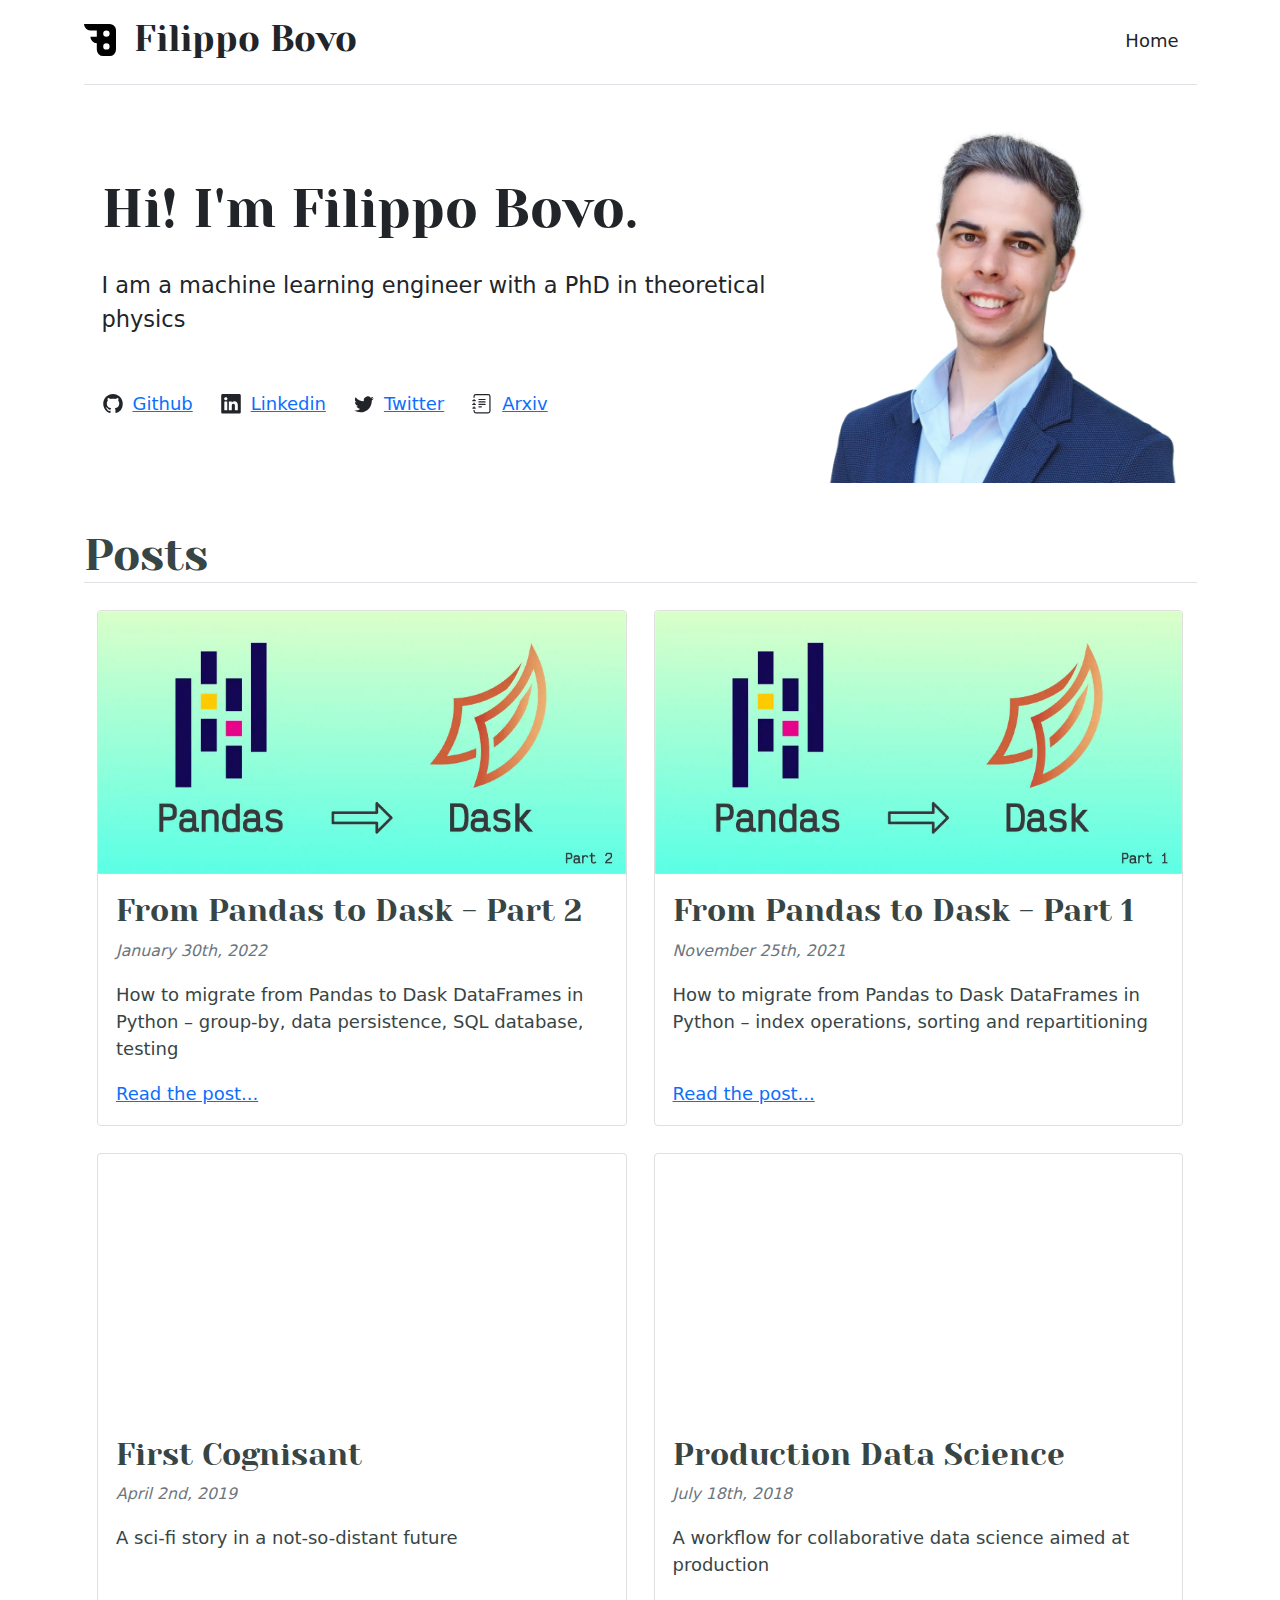
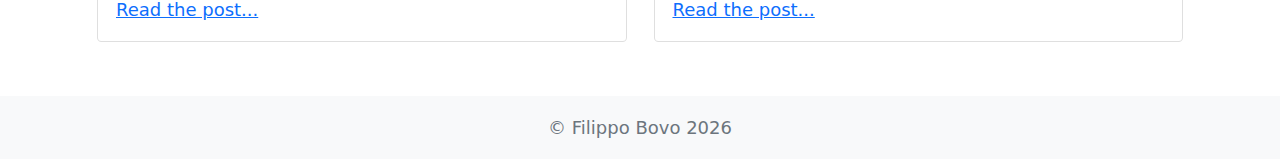
<file: index.html>
<!DOCTYPE html><html><head><meta charSet="utf-8"/><meta http-equiv="x-ua-compatible" content="ie=edge"/><meta name="viewport" content="width=device-width, initial-scale=1, shrink-to-fit=no"/><style data-href="/styles.22445a5c2645bab4b5ad.css" data-identity="gatsby-global-css">@font-face{font-display:swap;font-family:Victor Mono;font-style:normal;font-weight:500;src:url(/static/victor-mono-latin-500-normal-ee826e2c07b285826ccc204562016e86.woff2) format("woff2"),url(/static/victor-mono-latin-500-normal-2be66d803cec0e7e386beded9d8e8504.woff) format("woff")}@font-face{font-display:swap;font-family:Victor Mono;font-style:italic;font-weight:500;src:url(/static/victor-mono-latin-500-italic-ee748207c950adf9705de764def74509.woff2) format("woff2"),url(/static/victor-mono-latin-500-italic-a9b3470087ad3070932ed959fbea1664.woff) format("woff")}@font-face{font-display:swap;font-family:Victor Mono;font-style:normal;font-weight:700;src:url(/static/victor-mono-latin-700-normal-1c0b0e818325cf9d687725663ff2c736.woff2) format("woff2"),url(/static/victor-mono-latin-700-normal-bf727b9792543e917317eae4f4c7c61f.woff) format("woff")}

/*!
 * Bootstrap v5.1.3 (https://getbootstrap.com/)
 * Copyright 2011-2021 The Bootstrap Authors
 * Copyright 2011-2021 Twitter, Inc.
 * Licensed under MIT (https://github.com/twbs/bootstrap/blob/main/LICENSE)
 */:root{--bs-blue:#0d6efd;--bs-indigo:#6610f2;--bs-purple:#6f42c1;--bs-pink:#d63384;--bs-red:#dc3545;--bs-orange:#fd7e14;--bs-yellow:#ffc107;--bs-green:#198754;--bs-teal:#20c997;--bs-cyan:#0dcaf0;--bs-white:#fff;--bs-gray:#6c757d;--bs-gray-dark:#343a40;--bs-gray-100:#f8f9fa;--bs-gray-200:#e9ecef;--bs-gray-300:#dee2e6;--bs-gray-400:#ced4da;--bs-gray-500:#adb5bd;--bs-gray-600:#6c757d;--bs-gray-700:#495057;--bs-gray-800:#343a40;--bs-gray-900:#212529;--bs-primary:#0d6efd;--bs-secondary:#6c757d;--bs-success:#198754;--bs-info:#0dcaf0;--bs-warning:#ffc107;--bs-danger:#dc3545;--bs-light:#f8f9fa;--bs-dark:#212529;--bs-primary-rgb:13,110,253;--bs-secondary-rgb:108,117,125;--bs-success-rgb:25,135,84;--bs-info-rgb:13,202,240;--bs-warning-rgb:255,193,7;--bs-danger-rgb:220,53,69;--bs-light-rgb:248,249,250;--bs-dark-rgb:33,37,41;--bs-white-rgb:255,255,255;--bs-black-rgb:0,0,0;--bs-body-color-rgb:56,69,69;--bs-body-bg-rgb:255,255,255;--bs-font-sans-serif:system-ui,-apple-system,"Segoe UI",Roboto,"Helvetica Neue",Arial,"Noto Sans","Liberation Sans",sans-serif,"Apple Color Emoji","Segoe UI Emoji","Segoe UI Symbol","Noto Color Emoji";--bs-font-monospace:"Victor Mono","Courier New",Courier,monospace;--bs-gradient:linear-gradient(180deg,hsla(0,0%,100%,.15),hsla(0,0%,100%,0));--bs-root-font-size:18px;--bs-body-font-family:var(--bs-font-sans-serif);--bs-body-font-size:1rem;--bs-body-font-weight:400;--bs-body-line-height:1.5;--bs-body-color:#384545;--bs-body-bg:#fff}*,:after,:before{box-sizing:border-box}:root{font-size:var(--bs-root-font-size)}@media(prefers-reduced-motion:no-preference){:root{scroll-behavior:smooth}}body{-webkit-text-size-adjust:100%;-webkit-tap-highlight-color:rgba(0,0,0,0);background-color:var(--bs-body-bg);color:var(--bs-body-color);font-family:var(--bs-body-font-family);font-size:var(--bs-body-font-size);font-weight:var(--bs-body-font-weight);line-height:var(--bs-body-line-height);margin:0;text-align:var(--bs-body-text-align)}hr{background-color:currentColor;border:0;color:inherit;margin:1rem 0;opacity:.25}hr:not([size]){height:1px}.h1,.h2,.h3,.h4,.h5,.h6,h1,h2,h3,h4,h5,h6{font-weight:500;line-height:1.2;margin-bottom:.5rem;margin-top:0}.h1,h1{font-size:calc(1.375rem + 1.5vw)}@media(min-width:1200px){.h1,h1{font-size:2.5rem}}.h2,h2{font-size:calc(1.325rem + .9vw)}@media(min-width:1200px){.h2,h2{font-size:2rem}}.h3,h3{font-size:calc(1.3rem + .6vw)}@media(min-width:1200px){.h3,h3{font-size:1.75rem}}.h4,h4{font-size:calc(1.275rem + .3vw)}@media(min-width:1200px){.h4,h4{font-size:1.5rem}}.h5,h5{font-size:1.25rem}.h6,h6{font-size:1rem}p{margin-bottom:1rem;margin-top:0}abbr[data-bs-original-title],abbr[title]{cursor:help;-webkit-text-decoration:underline dotted;text-decoration:underline dotted;-webkit-text-decoration-skip-ink:none;text-decoration-skip-ink:none}address{font-style:normal;line-height:inherit;margin-bottom:1rem}ol,ul{padding-left:2rem}dl,ol,ul{margin-bottom:1rem;margin-top:0}ol ol,ol ul,ul ol,ul ul{margin-bottom:0}dt{font-weight:700}dd{margin-bottom:.5rem;margin-left:0}blockquote{margin:0 0 1rem}b,strong{font-weight:bolder}.small,small{font-size:.875em}.mark,mark{background-color:#fcf8e3;padding:.2em}sub,sup{font-size:.75em;line-height:0;position:relative;vertical-align:baseline}sub{bottom:-.25em}sup{top:-.5em}a{color:#0d6efd;text-decoration:underline}a:hover{color:#0a58ca}a:not([href]):not([class]),a:not([href]):not([class]):hover{color:inherit;text-decoration:none}code,kbd,pre,samp{direction:ltr;font-family:Victor Mono,Courier New,Courier,monospace;font-size:1em;unicode-bidi:bidi-override}pre{display:block;font-size:.875em;margin-bottom:1rem;margin-top:0;overflow:auto}pre code{color:inherit;font-size:inherit;word-break:normal}code{word-wrap:break-word;color:#d63384;font-size:.875em}a>code{color:inherit}kbd{background-color:#212529;border-radius:.2rem;color:#fff;font-size:.875em;padding:.2rem .4rem}kbd kbd{font-size:1em;font-weight:700;padding:0}figure{margin:0 0 1rem}img,svg{vertical-align:middle}table{border-collapse:collapse;caption-side:bottom}caption{color:#6c757d;padding-bottom:.5rem;padding-top:.5rem;text-align:left}th{text-align:inherit;text-align:-webkit-match-parent}tbody,td,tfoot,th,thead,tr{border:0 solid;border-color:inherit}label{display:inline-block}button{border-radius:0}button:focus:not(:focus-visible){outline:0}button,input,optgroup,select,textarea{font-family:inherit;font-size:inherit;line-height:inherit;margin:0}button,select{text-transform:none}[role=button]{cursor:pointer}select{word-wrap:normal}select:disabled{opacity:1}[list]::-webkit-calendar-picker-indicator{display:none}[type=button],[type=reset],[type=submit],button{-webkit-appearance:button}[type=button]:not(:disabled),[type=reset]:not(:disabled),[type=submit]:not(:disabled),button:not(:disabled){cursor:pointer}::-moz-focus-inner{border-style:none;padding:0}textarea{resize:vertical}fieldset{border:0;margin:0;min-width:0;padding:0}legend{float:left;font-size:calc(1.275rem + .3vw);line-height:inherit;margin-bottom:.5rem;padding:0;width:100%}@media(min-width:1200px){legend{font-size:1.5rem}}legend+*{clear:left}::-webkit-datetime-edit-day-field,::-webkit-datetime-edit-fields-wrapper,::-webkit-datetime-edit-hour-field,::-webkit-datetime-edit-minute,::-webkit-datetime-edit-month-field,::-webkit-datetime-edit-text,::-webkit-datetime-edit-year-field{padding:0}::-webkit-inner-spin-button{height:auto}[type=search]{-webkit-appearance:textfield;outline-offset:-2px}::-webkit-search-decoration{-webkit-appearance:none}::-webkit-color-swatch-wrapper{padding:0}::file-selector-button{font:inherit}::-webkit-file-upload-button{-webkit-appearance:button;font:inherit}output{display:inline-block}iframe{border:0}summary{cursor:pointer;display:list-item}progress{vertical-align:baseline}[hidden]{display:none!important}.lead{font-size:1.25rem;font-weight:300}.display-1{font-size:calc(1.625rem + 4.5vw);font-weight:300;line-height:1.2}@media(min-width:1200px){.display-1{font-size:5rem}}.display-2{font-size:calc(1.575rem + 3.9vw);font-weight:300;line-height:1.2}@media(min-width:1200px){.display-2{font-size:4.5rem}}.display-3{font-size:calc(1.525rem + 3.3vw);font-weight:300;line-height:1.2}@media(min-width:1200px){.display-3{font-size:4rem}}.display-4{font-size:calc(1.475rem + 2.7vw);font-weight:300;line-height:1.2}@media(min-width:1200px){.display-4{font-size:3.5rem}}.display-5{font-size:calc(1.425rem + 2.1vw);font-weight:300;line-height:1.2}@media(min-width:1200px){.display-5{font-size:3rem}}.display-6{font-size:calc(1.375rem + 1.5vw);font-weight:300;line-height:1.2}@media(min-width:1200px){.display-6{font-size:2.5rem}}.list-inline,.list-unstyled{list-style:none;padding-left:0}.list-inline-item{display:inline-block}.list-inline-item:not(:last-child){margin-right:.5rem}.initialism{font-size:.875em;text-transform:uppercase}.blockquote{font-size:1.25rem;margin-bottom:1rem}.blockquote>:last-child{margin-bottom:0}.blockquote-footer{color:#6c757d;font-size:.875em;margin-bottom:1rem;margin-top:-1rem}.blockquote-footer:before{content:"— "}.img-fluid,.img-thumbnail{height:auto;max-width:100%}.img-thumbnail{background-color:#fff;border:1px solid #dee2e6;border-radius:.25rem;padding:.25rem}.figure{display:inline-block}.figure-img{line-height:1;margin-bottom:.5rem}.figure-caption,.gatsby-resp-image-figcaption{color:#6c757d;font-size:.875em}.container,.container-fluid,.container-lg,.container-md,.container-sm,.container-xl,.container-xxl{margin-left:auto;margin-right:auto;padding-left:var(--bs-gutter-x,.75rem);padding-right:var(--bs-gutter-x,.75rem);width:100%}@media(min-width:576px){.container,.container-sm{max-width:540px}}@media(min-width:768px){.container,.container-md,.container-sm{max-width:720px}}@media(min-width:992px){.container,.container-lg,.container-md,.container-sm{max-width:960px}}@media(min-width:1200px){.container,.container-lg,.container-md,.container-sm,.container-xl{max-width:1140px}}@media(min-width:1400px){.container,.container-lg,.container-md,.container-sm,.container-xl,.container-xxl{max-width:1320px}}.row{--bs-gutter-x:1.5rem;--bs-gutter-y:0;display:flex;flex-wrap:wrap;margin-left:calc(var(--bs-gutter-x)*-.5);margin-right:calc(var(--bs-gutter-x)*-.5);margin-top:calc(var(--bs-gutter-y)*-1)}.row>*{flex-shrink:0;margin-top:var(--bs-gutter-y);max-width:100%;padding-left:calc(var(--bs-gutter-x)*.5);padding-right:calc(var(--bs-gutter-x)*.5);width:100%}.col{flex:1 0}.row-cols-auto>*{flex:0 0 auto;width:auto}.row-cols-1>*{flex:0 0 auto;width:100%}.row-cols-2>*{flex:0 0 auto;width:50%}.row-cols-3>*{flex:0 0 auto;width:33.3333333333%}.row-cols-4>*{flex:0 0 auto;width:25%}.row-cols-5>*{flex:0 0 auto;width:20%}.row-cols-6>*{flex:0 0 auto;width:16.6666666667%}.col-auto{flex:0 0 auto;width:auto}.col-1{flex:0 0 auto;width:8.33333333%}.col-2{flex:0 0 auto;width:16.66666667%}.col-3{flex:0 0 auto;width:25%}.col-4{flex:0 0 auto;width:33.33333333%}.col-5{flex:0 0 auto;width:41.66666667%}.col-6{flex:0 0 auto;width:50%}.col-7{flex:0 0 auto;width:58.33333333%}.col-8{flex:0 0 auto;width:66.66666667%}.col-9{flex:0 0 auto;width:75%}.col-10{flex:0 0 auto;width:83.33333333%}.col-11{flex:0 0 auto;width:91.66666667%}.col-12{flex:0 0 auto;width:100%}.offset-1{margin-left:8.33333333%}.offset-2{margin-left:16.66666667%}.offset-3{margin-left:25%}.offset-4{margin-left:33.33333333%}.offset-5{margin-left:41.66666667%}.offset-6{margin-left:50%}.offset-7{margin-left:58.33333333%}.offset-8{margin-left:66.66666667%}.offset-9{margin-left:75%}.offset-10{margin-left:83.33333333%}.offset-11{margin-left:91.66666667%}.g-0,.gx-0{--bs-gutter-x:0}.g-0,.gy-0{--bs-gutter-y:0}.g-1,.gx-1{--bs-gutter-x:0.25rem}.g-1,.gy-1{--bs-gutter-y:0.25rem}.g-2,.gx-2{--bs-gutter-x:0.5rem}.g-2,.gy-2{--bs-gutter-y:0.5rem}.g-3,.gx-3{--bs-gutter-x:1rem}.g-3,.gy-3{--bs-gutter-y:1rem}.g-4,.gx-4{--bs-gutter-x:1.5rem}.g-4,.gy-4{--bs-gutter-y:1.5rem}.g-5,.gx-5{--bs-gutter-x:3rem}.g-5,.gy-5{--bs-gutter-y:3rem}@media(min-width:576px){.col-sm{flex:1 0}.row-cols-sm-auto>*{flex:0 0 auto;width:auto}.row-cols-sm-1>*{flex:0 0 auto;width:100%}.row-cols-sm-2>*{flex:0 0 auto;width:50%}.row-cols-sm-3>*{flex:0 0 auto;width:33.3333333333%}.row-cols-sm-4>*{flex:0 0 auto;width:25%}.row-cols-sm-5>*{flex:0 0 auto;width:20%}.row-cols-sm-6>*{flex:0 0 auto;width:16.6666666667%}.col-sm-auto{flex:0 0 auto;width:auto}.col-sm-1{flex:0 0 auto;width:8.33333333%}.col-sm-2{flex:0 0 auto;width:16.66666667%}.col-sm-3{flex:0 0 auto;width:25%}.col-sm-4{flex:0 0 auto;width:33.33333333%}.col-sm-5{flex:0 0 auto;width:41.66666667%}.col-sm-6{flex:0 0 auto;width:50%}.col-sm-7{flex:0 0 auto;width:58.33333333%}.col-sm-8{flex:0 0 auto;width:66.66666667%}.col-sm-9{flex:0 0 auto;width:75%}.col-sm-10{flex:0 0 auto;width:83.33333333%}.col-sm-11{flex:0 0 auto;width:91.66666667%}.col-sm-12{flex:0 0 auto;width:100%}.offset-sm-0{margin-left:0}.offset-sm-1{margin-left:8.33333333%}.offset-sm-2{margin-left:16.66666667%}.offset-sm-3{margin-left:25%}.offset-sm-4{margin-left:33.33333333%}.offset-sm-5{margin-left:41.66666667%}.offset-sm-6{margin-left:50%}.offset-sm-7{margin-left:58.33333333%}.offset-sm-8{margin-left:66.66666667%}.offset-sm-9{margin-left:75%}.offset-sm-10{margin-left:83.33333333%}.offset-sm-11{margin-left:91.66666667%}.g-sm-0,.gx-sm-0{--bs-gutter-x:0}.g-sm-0,.gy-sm-0{--bs-gutter-y:0}.g-sm-1,.gx-sm-1{--bs-gutter-x:0.25rem}.g-sm-1,.gy-sm-1{--bs-gutter-y:0.25rem}.g-sm-2,.gx-sm-2{--bs-gutter-x:0.5rem}.g-sm-2,.gy-sm-2{--bs-gutter-y:0.5rem}.g-sm-3,.gx-sm-3{--bs-gutter-x:1rem}.g-sm-3,.gy-sm-3{--bs-gutter-y:1rem}.g-sm-4,.gx-sm-4{--bs-gutter-x:1.5rem}.g-sm-4,.gy-sm-4{--bs-gutter-y:1.5rem}.g-sm-5,.gx-sm-5{--bs-gutter-x:3rem}.g-sm-5,.gy-sm-5{--bs-gutter-y:3rem}}@media(min-width:768px){.col-md{flex:1 0}.row-cols-md-auto>*{flex:0 0 auto;width:auto}.row-cols-md-1>*{flex:0 0 auto;width:100%}.row-cols-md-2>*{flex:0 0 auto;width:50%}.row-cols-md-3>*{flex:0 0 auto;width:33.3333333333%}.row-cols-md-4>*{flex:0 0 auto;width:25%}.row-cols-md-5>*{flex:0 0 auto;width:20%}.row-cols-md-6>*{flex:0 0 auto;width:16.6666666667%}.col-md-auto{flex:0 0 auto;width:auto}.col-md-1{flex:0 0 auto;width:8.33333333%}.col-md-2{flex:0 0 auto;width:16.66666667%}.col-md-3{flex:0 0 auto;width:25%}.col-md-4{flex:0 0 auto;width:33.33333333%}.col-md-5{flex:0 0 auto;width:41.66666667%}.col-md-6{flex:0 0 auto;width:50%}.col-md-7{flex:0 0 auto;width:58.33333333%}.col-md-8{flex:0 0 auto;width:66.66666667%}.col-md-9{flex:0 0 auto;width:75%}.col-md-10{flex:0 0 auto;width:83.33333333%}.col-md-11{flex:0 0 auto;width:91.66666667%}.col-md-12{flex:0 0 auto;width:100%}.offset-md-0{margin-left:0}.offset-md-1{margin-left:8.33333333%}.offset-md-2{margin-left:16.66666667%}.offset-md-3{margin-left:25%}.offset-md-4{margin-left:33.33333333%}.offset-md-5{margin-left:41.66666667%}.offset-md-6{margin-left:50%}.offset-md-7{margin-left:58.33333333%}.offset-md-8{margin-left:66.66666667%}.offset-md-9{margin-left:75%}.offset-md-10{margin-left:83.33333333%}.offset-md-11{margin-left:91.66666667%}.g-md-0,.gx-md-0{--bs-gutter-x:0}.g-md-0,.gy-md-0{--bs-gutter-y:0}.g-md-1,.gx-md-1{--bs-gutter-x:0.25rem}.g-md-1,.gy-md-1{--bs-gutter-y:0.25rem}.g-md-2,.gx-md-2{--bs-gutter-x:0.5rem}.g-md-2,.gy-md-2{--bs-gutter-y:0.5rem}.g-md-3,.gx-md-3{--bs-gutter-x:1rem}.g-md-3,.gy-md-3{--bs-gutter-y:1rem}.g-md-4,.gx-md-4{--bs-gutter-x:1.5rem}.g-md-4,.gy-md-4{--bs-gutter-y:1.5rem}.g-md-5,.gx-md-5{--bs-gutter-x:3rem}.g-md-5,.gy-md-5{--bs-gutter-y:3rem}}@media(min-width:992px){.col-lg{flex:1 0}.row-cols-lg-auto>*{flex:0 0 auto;width:auto}.row-cols-lg-1>*{flex:0 0 auto;width:100%}.row-cols-lg-2>*{flex:0 0 auto;width:50%}.row-cols-lg-3>*{flex:0 0 auto;width:33.3333333333%}.row-cols-lg-4>*{flex:0 0 auto;width:25%}.row-cols-lg-5>*{flex:0 0 auto;width:20%}.row-cols-lg-6>*{flex:0 0 auto;width:16.6666666667%}.col-lg-auto{flex:0 0 auto;width:auto}.col-lg-1{flex:0 0 auto;width:8.33333333%}.col-lg-2{flex:0 0 auto;width:16.66666667%}.col-lg-3{flex:0 0 auto;width:25%}.col-lg-4{flex:0 0 auto;width:33.33333333%}.col-lg-5{flex:0 0 auto;width:41.66666667%}.col-lg-6{flex:0 0 auto;width:50%}.col-lg-7{flex:0 0 auto;width:58.33333333%}.col-lg-8{flex:0 0 auto;width:66.66666667%}.col-lg-9{flex:0 0 auto;width:75%}.col-lg-10{flex:0 0 auto;width:83.33333333%}.col-lg-11{flex:0 0 auto;width:91.66666667%}.col-lg-12{flex:0 0 auto;width:100%}.offset-lg-0{margin-left:0}.offset-lg-1{margin-left:8.33333333%}.offset-lg-2{margin-left:16.66666667%}.offset-lg-3{margin-left:25%}.offset-lg-4{margin-left:33.33333333%}.offset-lg-5{margin-left:41.66666667%}.offset-lg-6{margin-left:50%}.offset-lg-7{margin-left:58.33333333%}.offset-lg-8{margin-left:66.66666667%}.offset-lg-9{margin-left:75%}.offset-lg-10{margin-left:83.33333333%}.offset-lg-11{margin-left:91.66666667%}.g-lg-0,.gx-lg-0{--bs-gutter-x:0}.g-lg-0,.gy-lg-0{--bs-gutter-y:0}.g-lg-1,.gx-lg-1{--bs-gutter-x:0.25rem}.g-lg-1,.gy-lg-1{--bs-gutter-y:0.25rem}.g-lg-2,.gx-lg-2{--bs-gutter-x:0.5rem}.g-lg-2,.gy-lg-2{--bs-gutter-y:0.5rem}.g-lg-3,.gx-lg-3{--bs-gutter-x:1rem}.g-lg-3,.gy-lg-3{--bs-gutter-y:1rem}.g-lg-4,.gx-lg-4{--bs-gutter-x:1.5rem}.g-lg-4,.gy-lg-4{--bs-gutter-y:1.5rem}.g-lg-5,.gx-lg-5{--bs-gutter-x:3rem}.g-lg-5,.gy-lg-5{--bs-gutter-y:3rem}}@media(min-width:1200px){.col-xl{flex:1 0}.row-cols-xl-auto>*{flex:0 0 auto;width:auto}.row-cols-xl-1>*{flex:0 0 auto;width:100%}.row-cols-xl-2>*{flex:0 0 auto;width:50%}.row-cols-xl-3>*{flex:0 0 auto;width:33.3333333333%}.row-cols-xl-4>*{flex:0 0 auto;width:25%}.row-cols-xl-5>*{flex:0 0 auto;width:20%}.row-cols-xl-6>*{flex:0 0 auto;width:16.6666666667%}.col-xl-auto{flex:0 0 auto;width:auto}.col-xl-1{flex:0 0 auto;width:8.33333333%}.col-xl-2{flex:0 0 auto;width:16.66666667%}.col-xl-3{flex:0 0 auto;width:25%}.col-xl-4{flex:0 0 auto;width:33.33333333%}.col-xl-5{flex:0 0 auto;width:41.66666667%}.col-xl-6{flex:0 0 auto;width:50%}.col-xl-7{flex:0 0 auto;width:58.33333333%}.col-xl-8{flex:0 0 auto;width:66.66666667%}.col-xl-9{flex:0 0 auto;width:75%}.col-xl-10{flex:0 0 auto;width:83.33333333%}.col-xl-11{flex:0 0 auto;width:91.66666667%}.col-xl-12{flex:0 0 auto;width:100%}.offset-xl-0{margin-left:0}.offset-xl-1{margin-left:8.33333333%}.offset-xl-2{margin-left:16.66666667%}.offset-xl-3{margin-left:25%}.offset-xl-4{margin-left:33.33333333%}.offset-xl-5{margin-left:41.66666667%}.offset-xl-6{margin-left:50%}.offset-xl-7{margin-left:58.33333333%}.offset-xl-8{margin-left:66.66666667%}.offset-xl-9{margin-left:75%}.offset-xl-10{margin-left:83.33333333%}.offset-xl-11{margin-left:91.66666667%}.g-xl-0,.gx-xl-0{--bs-gutter-x:0}.g-xl-0,.gy-xl-0{--bs-gutter-y:0}.g-xl-1,.gx-xl-1{--bs-gutter-x:0.25rem}.g-xl-1,.gy-xl-1{--bs-gutter-y:0.25rem}.g-xl-2,.gx-xl-2{--bs-gutter-x:0.5rem}.g-xl-2,.gy-xl-2{--bs-gutter-y:0.5rem}.g-xl-3,.gx-xl-3{--bs-gutter-x:1rem}.g-xl-3,.gy-xl-3{--bs-gutter-y:1rem}.g-xl-4,.gx-xl-4{--bs-gutter-x:1.5rem}.g-xl-4,.gy-xl-4{--bs-gutter-y:1.5rem}.g-xl-5,.gx-xl-5{--bs-gutter-x:3rem}.g-xl-5,.gy-xl-5{--bs-gutter-y:3rem}}@media(min-width:1400px){.col-xxl{flex:1 0}.row-cols-xxl-auto>*{flex:0 0 auto;width:auto}.row-cols-xxl-1>*{flex:0 0 auto;width:100%}.row-cols-xxl-2>*{flex:0 0 auto;width:50%}.row-cols-xxl-3>*{flex:0 0 auto;width:33.3333333333%}.row-cols-xxl-4>*{flex:0 0 auto;width:25%}.row-cols-xxl-5>*{flex:0 0 auto;width:20%}.row-cols-xxl-6>*{flex:0 0 auto;width:16.6666666667%}.col-xxl-auto{flex:0 0 auto;width:auto}.col-xxl-1{flex:0 0 auto;width:8.33333333%}.col-xxl-2{flex:0 0 auto;width:16.66666667%}.col-xxl-3{flex:0 0 auto;width:25%}.col-xxl-4{flex:0 0 auto;width:33.33333333%}.col-xxl-5{flex:0 0 auto;width:41.66666667%}.col-xxl-6{flex:0 0 auto;width:50%}.col-xxl-7{flex:0 0 auto;width:58.33333333%}.col-xxl-8{flex:0 0 auto;width:66.66666667%}.col-xxl-9{flex:0 0 auto;width:75%}.col-xxl-10{flex:0 0 auto;width:83.33333333%}.col-xxl-11{flex:0 0 auto;width:91.66666667%}.col-xxl-12{flex:0 0 auto;width:100%}.offset-xxl-0{margin-left:0}.offset-xxl-1{margin-left:8.33333333%}.offset-xxl-2{margin-left:16.66666667%}.offset-xxl-3{margin-left:25%}.offset-xxl-4{margin-left:33.33333333%}.offset-xxl-5{margin-left:41.66666667%}.offset-xxl-6{margin-left:50%}.offset-xxl-7{margin-left:58.33333333%}.offset-xxl-8{margin-left:66.66666667%}.offset-xxl-9{margin-left:75%}.offset-xxl-10{margin-left:83.33333333%}.offset-xxl-11{margin-left:91.66666667%}.g-xxl-0,.gx-xxl-0{--bs-gutter-x:0}.g-xxl-0,.gy-xxl-0{--bs-gutter-y:0}.g-xxl-1,.gx-xxl-1{--bs-gutter-x:0.25rem}.g-xxl-1,.gy-xxl-1{--bs-gutter-y:0.25rem}.g-xxl-2,.gx-xxl-2{--bs-gutter-x:0.5rem}.g-xxl-2,.gy-xxl-2{--bs-gutter-y:0.5rem}.g-xxl-3,.gx-xxl-3{--bs-gutter-x:1rem}.g-xxl-3,.gy-xxl-3{--bs-gutter-y:1rem}.g-xxl-4,.gx-xxl-4{--bs-gutter-x:1.5rem}.g-xxl-4,.gy-xxl-4{--bs-gutter-y:1.5rem}.g-xxl-5,.gx-xxl-5{--bs-gutter-x:3rem}.g-xxl-5,.gy-xxl-5{--bs-gutter-y:3rem}}.table{--bs-table-bg:transparent;--bs-table-accent-bg:transparent;--bs-table-striped-color:#384545;--bs-table-striped-bg:rgba(0,0,0,.05);--bs-table-active-color:#384545;--bs-table-active-bg:rgba(0,0,0,.1);--bs-table-hover-color:#384545;--bs-table-hover-bg:rgba(0,0,0,.075);border-color:#dee2e6;color:#384545;margin-bottom:1rem;vertical-align:top;width:100%}.table>:not(caption)>*>*{background-color:var(--bs-table-bg);border-bottom-width:1px;box-shadow:inset 0 0 0 9999px var(--bs-table-accent-bg);padding:.5rem}.table>tbody{vertical-align:inherit}.table>thead{vertical-align:bottom}.table>:not(:first-child){border-top:2px solid}.caption-top{caption-side:top}.table-sm>:not(caption)>*>*{padding:.25rem}.table-bordered>:not(caption)>*{border-width:1px 0}.table-bordered>:not(caption)>*>*{border-width:0 1px}.table-borderless>:not(caption)>*>*{border-bottom-width:0}.table-borderless>:not(:first-child){border-top-width:0}.table-striped>tbody>tr:nth-of-type(odd)>*{--bs-table-accent-bg:var(--bs-table-striped-bg);color:var(--bs-table-striped-color)}.table-active{--bs-table-accent-bg:var(--bs-table-active-bg);color:var(--bs-table-active-color)}.table-hover>tbody>tr:hover>*{--bs-table-accent-bg:var(--bs-table-hover-bg);color:var(--bs-table-hover-color)}.table-primary{--bs-table-bg:#cfe2ff;--bs-table-striped-bg:#c5d7f2;--bs-table-striped-color:#000;--bs-table-active-bg:#bacbe6;--bs-table-active-color:#000;--bs-table-hover-bg:#bfd1ec;--bs-table-hover-color:#000;border-color:#bacbe6;color:#000}.table-secondary{--bs-table-bg:#e2e3e5;--bs-table-striped-bg:#d7d8da;--bs-table-striped-color:#000;--bs-table-active-bg:#cbccce;--bs-table-active-color:#000;--bs-table-hover-bg:#d1d2d4;--bs-table-hover-color:#000;border-color:#cbccce;color:#000}.table-success{--bs-table-bg:#d1e7dd;--bs-table-striped-bg:#c7dbd2;--bs-table-striped-color:#000;--bs-table-active-bg:#bcd0c7;--bs-table-active-color:#000;--bs-table-hover-bg:#c1d6cc;--bs-table-hover-color:#000;border-color:#bcd0c7;color:#000}.table-info{--bs-table-bg:#cff4fc;--bs-table-striped-bg:#c5e8ef;--bs-table-striped-color:#000;--bs-table-active-bg:#badce3;--bs-table-active-color:#000;--bs-table-hover-bg:#bfe2e9;--bs-table-hover-color:#000;border-color:#badce3;color:#000}.table-warning{--bs-table-bg:#fff3cd;--bs-table-striped-bg:#f2e7c3;--bs-table-striped-color:#000;--bs-table-active-bg:#e6dbb9;--bs-table-active-color:#000;--bs-table-hover-bg:#ece1be;--bs-table-hover-color:#000;border-color:#e6dbb9;color:#000}.table-danger{--bs-table-bg:#f8d7da;--bs-table-striped-bg:#eccccf;--bs-table-striped-color:#000;--bs-table-active-bg:#dfc2c4;--bs-table-active-color:#000;--bs-table-hover-bg:#e5c7ca;--bs-table-hover-color:#000;border-color:#dfc2c4;color:#000}.table-light{--bs-table-bg:#f8f9fa;--bs-table-striped-bg:#ecedee;--bs-table-striped-color:#000;--bs-table-active-bg:#dfe0e1;--bs-table-active-color:#000;--bs-table-hover-bg:#e5e6e7;--bs-table-hover-color:#000;border-color:#dfe0e1;color:#000}.table-dark{--bs-table-bg:#212529;--bs-table-striped-bg:#2c3034;--bs-table-striped-color:#fff;--bs-table-active-bg:#373b3e;--bs-table-active-color:#fff;--bs-table-hover-bg:#323539;--bs-table-hover-color:#fff;border-color:#373b3e;color:#fff}.table-responsive{-webkit-overflow-scrolling:touch;overflow-x:auto}@media(max-width:575.98px){.table-responsive-sm{-webkit-overflow-scrolling:touch;overflow-x:auto}}@media(max-width:767.98px){.table-responsive-md{-webkit-overflow-scrolling:touch;overflow-x:auto}}@media(max-width:991.98px){.table-responsive-lg{-webkit-overflow-scrolling:touch;overflow-x:auto}}@media(max-width:1199.98px){.table-responsive-xl{-webkit-overflow-scrolling:touch;overflow-x:auto}}@media(max-width:1399.98px){.table-responsive-xxl{-webkit-overflow-scrolling:touch;overflow-x:auto}}.form-label{margin-bottom:.5rem}.col-form-label{font-size:inherit;line-height:1.5;margin-bottom:0;padding-bottom:calc(.375rem + 1px);padding-top:calc(.375rem + 1px)}.col-form-label-lg{font-size:1.25rem;padding-bottom:calc(.5rem + 1px);padding-top:calc(.5rem + 1px)}.col-form-label-sm{font-size:.875rem;padding-bottom:calc(.25rem + 1px);padding-top:calc(.25rem + 1px)}.form-text{color:#6c757d;font-size:.875em;margin-top:.25rem}.form-control{-webkit-appearance:none;appearance:none;background-clip:padding-box;background-color:#fff;border:1px solid #ced4da;border-radius:.25rem;color:#384545;display:block;font-size:1rem;font-weight:400;line-height:1.5;padding:.375rem .75rem;transition:border-color .15s ease-in-out,box-shadow .15s ease-in-out;width:100%}@media(prefers-reduced-motion:reduce){.form-control{transition:none}}.form-control[type=file]{overflow:hidden}.form-control[type=file]:not(:disabled):not([readonly]){cursor:pointer}.form-control:focus{background-color:#fff;border-color:#86b7fe;box-shadow:0 0 0 .25rem rgba(13,110,253,.25);color:#384545;outline:0}.form-control::-webkit-date-and-time-value{height:1.5em}.form-control::-webkit-input-placeholder{color:#6c757d;opacity:1}.form-control:-ms-input-placeholder{color:#6c757d;opacity:1}.form-control::placeholder{color:#6c757d;opacity:1}.form-control:disabled,.form-control[readonly]{background-color:#e9ecef;opacity:1}.form-control::file-selector-button{-webkit-margin-end:.75rem;background-color:#e9ecef;border:0 solid;border-color:inherit;border-inline-end-width:1px;border-radius:0;color:#384545;margin:-.375rem -.75rem;margin-inline-end:.75rem;padding:.375rem .75rem;pointer-events:none;transition:color .15s ease-in-out,background-color .15s ease-in-out,border-color .15s ease-in-out,box-shadow .15s ease-in-out}@media(prefers-reduced-motion:reduce){.form-control::-webkit-file-upload-button{-webkit-transition:none;transition:none}.form-control::file-selector-button{transition:none}}.form-control:hover:not(:disabled):not([readonly])::file-selector-button{background-color:#dde0e3}.form-control::-webkit-file-upload-button{-webkit-margin-end:.75rem;background-color:#e9ecef;border:0 solid;border-color:inherit;border-inline-end-width:1px;border-radius:0;color:#384545;margin:-.375rem -.75rem;margin-inline-end:.75rem;padding:.375rem .75rem;pointer-events:none;-webkit-transition:color .15s ease-in-out,background-color .15s ease-in-out,border-color .15s ease-in-out,box-shadow .15s ease-in-out;transition:color .15s ease-in-out,background-color .15s ease-in-out,border-color .15s ease-in-out,box-shadow .15s ease-in-out}@media(prefers-reduced-motion:reduce){.form-control::-webkit-file-upload-button{-webkit-transition:none;transition:none}}.form-control:hover:not(:disabled):not([readonly])::-webkit-file-upload-button{background-color:#dde0e3}.form-control-plaintext{background-color:transparent;border:solid transparent;border-width:1px 0;color:#384545;display:block;line-height:1.5;margin-bottom:0;padding:.375rem 0;width:100%}.form-control-plaintext.form-control-lg,.form-control-plaintext.form-control-sm{padding-left:0;padding-right:0}.form-control-sm{border-radius:.2rem;font-size:.875rem;min-height:calc(1.5em + .5rem + 2px);padding:.25rem .5rem}.form-control-sm::file-selector-button{-webkit-margin-end:.5rem;margin:-.25rem -.5rem;margin-inline-end:.5rem;padding:.25rem .5rem}.form-control-sm::-webkit-file-upload-button{-webkit-margin-end:.5rem;margin:-.25rem -.5rem;margin-inline-end:.5rem;padding:.25rem .5rem}.form-control-lg{border-radius:.3rem;font-size:1.25rem;min-height:calc(1.5em + 1rem + 2px);padding:.5rem 1rem}.form-control-lg::file-selector-button{-webkit-margin-end:1rem;margin:-.5rem -1rem;margin-inline-end:1rem;padding:.5rem 1rem}.form-control-lg::-webkit-file-upload-button{-webkit-margin-end:1rem;margin:-.5rem -1rem;margin-inline-end:1rem;padding:.5rem 1rem}textarea.form-control{min-height:calc(1.5em + .75rem + 2px)}textarea.form-control-sm{min-height:calc(1.5em + .5rem + 2px)}textarea.form-control-lg{min-height:calc(1.5em + 1rem + 2px)}.form-control-color{height:auto;padding:.375rem;width:3rem}.form-control-color:not(:disabled):not([readonly]){cursor:pointer}.form-control-color::-moz-color-swatch{border-radius:.25rem;height:1.5em}.form-control-color::-webkit-color-swatch{border-radius:.25rem;height:1.5em}.form-select{-moz-padding-start:calc(.75rem - 3px);-webkit-appearance:none;appearance:none;background-color:#fff;background-image:url("data:image/svg+xml;charset=utf-8,%3Csvg xmlns='http://www.w3.org/2000/svg' viewBox='0 0 16 16'%3E%3Cpath fill='none' stroke='%23343a40' stroke-linecap='round' stroke-linejoin='round' stroke-width='2' d='m2 5 6 6 6-6'/%3E%3C/svg%3E");background-position:right .75rem center;background-repeat:no-repeat;background-size:16px 12px;border:1px solid #ced4da;border-radius:.25rem;color:#384545;display:block;font-size:1rem;font-weight:400;line-height:1.5;padding:.375rem 2.25rem .375rem .75rem;transition:border-color .15s ease-in-out,box-shadow .15s ease-in-out;width:100%}@media(prefers-reduced-motion:reduce){.form-select{transition:none}}.form-select:focus{border-color:#86b7fe;box-shadow:0 0 0 .25rem rgba(13,110,253,.25);outline:0}.form-select[multiple],.form-select[size]:not([size="1"]){background-image:none;padding-right:.75rem}.form-select:disabled{background-color:#e9ecef}.form-select:-moz-focusring{color:transparent;text-shadow:0 0 0 #384545}.form-select-sm{border-radius:.2rem;font-size:.875rem;padding-bottom:.25rem;padding-left:.5rem;padding-top:.25rem}.form-select-lg{border-radius:.3rem;font-size:1.25rem;padding-bottom:.5rem;padding-left:1rem;padding-top:.5rem}.form-check{display:block;margin-bottom:.125rem;min-height:1.5rem;padding-left:1.5em}.form-check .form-check-input{float:left;margin-left:-1.5em}.form-check-input{-webkit-print-color-adjust:exact;-webkit-appearance:none;appearance:none;background-color:#fff;background-position:50%;background-repeat:no-repeat;background-size:contain;border:1px solid rgba(0,0,0,.25);color-adjust:exact;height:1em;margin-top:.25em;vertical-align:top;width:1em}.form-check-input[type=checkbox]{border-radius:.25em}.form-check-input[type=radio]{border-radius:50%}.form-check-input:active{-webkit-filter:brightness(90%);filter:brightness(90%)}.form-check-input:focus{border-color:#86b7fe;box-shadow:0 0 0 .25rem rgba(13,110,253,.25);outline:0}.form-check-input:checked{background-color:#0d6efd;border-color:#0d6efd}.form-check-input:checked[type=checkbox]{background-image:url("data:image/svg+xml;charset=utf-8,%3Csvg xmlns='http://www.w3.org/2000/svg' viewBox='0 0 20 20'%3E%3Cpath fill='none' stroke='%23fff' stroke-linecap='round' stroke-linejoin='round' stroke-width='3' d='m6 10 3 3 6-6'/%3E%3C/svg%3E")}.form-check-input:checked[type=radio]{background-image:url("data:image/svg+xml;charset=utf-8,%3Csvg xmlns='http://www.w3.org/2000/svg' viewBox='-4 -4 8 8'%3E%3Ccircle r='2' fill='%23fff'/%3E%3C/svg%3E")}.form-check-input[type=checkbox]:indeterminate{background-color:#0d6efd;background-image:url("data:image/svg+xml;charset=utf-8,%3Csvg xmlns='http://www.w3.org/2000/svg' viewBox='0 0 20 20'%3E%3Cpath fill='none' stroke='%23fff' stroke-linecap='round' stroke-linejoin='round' stroke-width='3' d='M6 10h8'/%3E%3C/svg%3E");border-color:#0d6efd}.form-check-input:disabled{-webkit-filter:none;filter:none;opacity:.5;pointer-events:none}.form-check-input:disabled~.form-check-label,.form-check-input[disabled]~.form-check-label{opacity:.5}.form-switch{padding-left:2.5em}.form-switch .form-check-input{background-image:url("data:image/svg+xml;charset=utf-8,%3Csvg xmlns='http://www.w3.org/2000/svg' viewBox='-4 -4 8 8'%3E%3Ccircle r='3' fill='rgba(0, 0, 0, 0.25)'/%3E%3C/svg%3E");background-position:0;border-radius:2em;margin-left:-2.5em;transition:background-position .15s ease-in-out;width:2em}@media(prefers-reduced-motion:reduce){.form-switch .form-check-input{transition:none}}.form-switch .form-check-input:focus{background-image:url("data:image/svg+xml;charset=utf-8,%3Csvg xmlns='http://www.w3.org/2000/svg' viewBox='-4 -4 8 8'%3E%3Ccircle r='3' fill='%2386b7fe'/%3E%3C/svg%3E")}.form-switch .form-check-input:checked{background-image:url("data:image/svg+xml;charset=utf-8,%3Csvg xmlns='http://www.w3.org/2000/svg' viewBox='-4 -4 8 8'%3E%3Ccircle r='3' fill='%23fff'/%3E%3C/svg%3E");background-position:100%}.form-check-inline{display:inline-block;margin-right:1rem}.btn-check{clip:rect(0,0,0,0);pointer-events:none;position:absolute}.btn-check:disabled+.btn,.btn-check[disabled]+.btn{-webkit-filter:none;filter:none;opacity:.65;pointer-events:none}.form-range{-webkit-appearance:none;appearance:none;background-color:transparent;height:1.5rem;padding:0;width:100%}.form-range:focus{outline:0}.form-range:focus::-webkit-slider-thumb{box-shadow:0 0 0 1px #fff,0 0 0 .25rem rgba(13,110,253,.25)}.form-range:focus::-moz-range-thumb{box-shadow:0 0 0 1px #fff,0 0 0 .25rem rgba(13,110,253,.25)}.form-range::-moz-focus-outer{border:0}.form-range::-webkit-slider-thumb{-webkit-appearance:none;appearance:none;background-color:#0d6efd;border:0;border-radius:1rem;height:1rem;margin-top:-.25rem;-webkit-transition:background-color .15s ease-in-out,border-color .15s ease-in-out,box-shadow .15s ease-in-out;transition:background-color .15s ease-in-out,border-color .15s ease-in-out,box-shadow .15s ease-in-out;width:1rem}@media(prefers-reduced-motion:reduce){.form-range::-webkit-slider-thumb{-webkit-transition:none;transition:none}}.form-range::-webkit-slider-thumb:active{background-color:#b6d4fe}.form-range::-webkit-slider-runnable-track{background-color:#dee2e6;border-color:transparent;border-radius:1rem;color:transparent;cursor:pointer;height:.5rem;width:100%}.form-range::-moz-range-thumb{appearance:none;background-color:#0d6efd;border:0;border-radius:1rem;height:1rem;-moz-transition:background-color .15s ease-in-out,border-color .15s ease-in-out,box-shadow .15s ease-in-out;transition:background-color .15s ease-in-out,border-color .15s ease-in-out,box-shadow .15s ease-in-out;width:1rem}@media(prefers-reduced-motion:reduce){.form-range::-moz-range-thumb{-moz-transition:none;transition:none}}.form-range::-moz-range-thumb:active{background-color:#b6d4fe}.form-range::-moz-range-track{background-color:#dee2e6;border-color:transparent;border-radius:1rem;color:transparent;cursor:pointer;height:.5rem;width:100%}.form-range:disabled{pointer-events:none}.form-range:disabled::-webkit-slider-thumb{background-color:#adb5bd}.form-range:disabled::-moz-range-thumb{background-color:#adb5bd}.form-floating{position:relative}.form-floating>.form-control,.form-floating>.form-select{height:calc(3.5rem + 2px);line-height:1.25}.form-floating>label{border:1px solid transparent;height:100%;left:0;padding:1rem .75rem;pointer-events:none;position:absolute;top:0;-webkit-transform-origin:0 0;transform-origin:0 0;transition:opacity .1s ease-in-out,-webkit-transform .1s ease-in-out;transition:opacity .1s ease-in-out,transform .1s ease-in-out;transition:opacity .1s ease-in-out,transform .1s ease-in-out,-webkit-transform .1s ease-in-out}@media(prefers-reduced-motion:reduce){.form-floating>label{transition:none}}.form-floating>.form-control{padding:1rem .75rem}.form-floating>.form-control::-webkit-input-placeholder{color:transparent}.form-floating>.form-control:-ms-input-placeholder{color:transparent}.form-floating>.form-control::placeholder{color:transparent}.form-floating>.form-control:not(:-ms-input-placeholder){padding-bottom:.625rem;padding-top:1.625rem}.form-floating>.form-control:focus,.form-floating>.form-control:not(:placeholder-shown){padding-bottom:.625rem;padding-top:1.625rem}.form-floating>.form-control:-webkit-autofill{padding-bottom:.625rem;padding-top:1.625rem}.form-floating>.form-select{padding-bottom:.625rem;padding-top:1.625rem}.form-floating>.form-control:not(:-ms-input-placeholder)~label{opacity:.65;transform:scale(.85) translateY(-.5rem) translateX(.15rem)}.form-floating>.form-control:focus~label,.form-floating>.form-control:not(:placeholder-shown)~label,.form-floating>.form-select~label{opacity:.65;-webkit-transform:scale(.85) translateY(-.5rem) translateX(.15rem);transform:scale(.85) translateY(-.5rem) translateX(.15rem)}.form-floating>.form-control:-webkit-autofill~label{opacity:.65;-webkit-transform:scale(.85) translateY(-.5rem) translateX(.15rem);transform:scale(.85) translateY(-.5rem) translateX(.15rem)}.input-group{align-items:stretch;display:flex;flex-wrap:wrap;position:relative;width:100%}.input-group>.form-control,.input-group>.form-select{flex:1 1 auto;min-width:0;position:relative;width:1%}.input-group>.form-control:focus,.input-group>.form-select:focus{z-index:3}.input-group .btn{position:relative;z-index:2}.input-group .btn:focus{z-index:3}.input-group-text{align-items:center;background-color:#e9ecef;border:1px solid #ced4da;border-radius:.25rem;color:#384545;display:flex;font-size:1rem;font-weight:400;line-height:1.5;padding:.375rem .75rem;text-align:center;white-space:nowrap}.input-group-lg>.btn,.input-group-lg>.form-control,.input-group-lg>.form-select,.input-group-lg>.input-group-text{border-radius:.3rem;font-size:1.25rem;padding:.5rem 1rem}.input-group-sm>.btn,.input-group-sm>.form-control,.input-group-sm>.form-select,.input-group-sm>.input-group-text{border-radius:.2rem;font-size:.875rem;padding:.25rem .5rem}.input-group-lg>.form-select,.input-group-sm>.form-select{padding-right:3rem}.input-group.has-validation>.dropdown-toggle:nth-last-child(n+4),.input-group.has-validation>:nth-last-child(n+3):not(.dropdown-toggle):not(.dropdown-menu),.input-group:not(.has-validation)>.dropdown-toggle:nth-last-child(n+3),.input-group:not(.has-validation)>:not(:last-child):not(.dropdown-toggle):not(.dropdown-menu){border-bottom-right-radius:0;border-top-right-radius:0}.input-group>:not(:first-child):not(.dropdown-menu):not(.valid-tooltip):not(.valid-feedback):not(.invalid-tooltip):not(.invalid-feedback){border-bottom-left-radius:0;border-top-left-radius:0;margin-left:-1px}.valid-feedback{color:#198754;display:none;font-size:.875em;margin-top:.25rem;width:100%}.valid-tooltip{background-color:rgba(25,135,84,.9);border-radius:.25rem;color:#fff;display:none;font-size:.875rem;margin-top:.1rem;max-width:100%;padding:.25rem .5rem;position:absolute;top:100%;z-index:5}.is-valid~.valid-feedback,.is-valid~.valid-tooltip,.was-validated :valid~.valid-feedback,.was-validated :valid~.valid-tooltip{display:block}.form-control.is-valid,.was-validated .form-control:valid{background-image:url("data:image/svg+xml;charset=utf-8,%3Csvg xmlns='http://www.w3.org/2000/svg' viewBox='0 0 8 8'%3E%3Cpath fill='%23198754' d='M2.3 6.73.6 4.53c-.4-1.04.46-1.4 1.1-.8l1.1 1.4 3.4-3.8c.6-.63 1.6-.27 1.2.7l-4 4.6c-.43.5-.8.4-1.1.1z'/%3E%3C/svg%3E");background-position:right calc(.375em + .1875rem) center;background-repeat:no-repeat;background-size:calc(.75em + .375rem) calc(.75em + .375rem);border-color:#198754;padding-right:calc(1.5em + .75rem)}.form-control.is-valid:focus,.was-validated .form-control:valid:focus{border-color:#198754;box-shadow:0 0 0 .25rem rgba(25,135,84,.25)}.was-validated textarea.form-control:valid,textarea.form-control.is-valid{background-position:top calc(.375em + .1875rem) right calc(.375em + .1875rem);padding-right:calc(1.5em + .75rem)}.form-select.is-valid,.was-validated .form-select:valid{border-color:#198754}.form-select.is-valid:not([multiple]):not([size]),.form-select.is-valid:not([multiple])[size="1"],.was-validated .form-select:valid:not([multiple]):not([size]),.was-validated .form-select:valid:not([multiple])[size="1"]{background-image:url("data:image/svg+xml;charset=utf-8,%3Csvg xmlns='http://www.w3.org/2000/svg' viewBox='0 0 16 16'%3E%3Cpath fill='none' stroke='%23343a40' stroke-linecap='round' stroke-linejoin='round' stroke-width='2' d='m2 5 6 6 6-6'/%3E%3C/svg%3E"),url("data:image/svg+xml;charset=utf-8,%3Csvg xmlns='http://www.w3.org/2000/svg' viewBox='0 0 8 8'%3E%3Cpath fill='%23198754' d='M2.3 6.73.6 4.53c-.4-1.04.46-1.4 1.1-.8l1.1 1.4 3.4-3.8c.6-.63 1.6-.27 1.2.7l-4 4.6c-.43.5-.8.4-1.1.1z'/%3E%3C/svg%3E");background-position:right .75rem center,center right 2.25rem;background-size:16px 12px,calc(.75em + .375rem) calc(.75em + .375rem);padding-right:4.125rem}.form-select.is-valid:focus,.was-validated .form-select:valid:focus{border-color:#198754;box-shadow:0 0 0 .25rem rgba(25,135,84,.25)}.form-check-input.is-valid,.was-validated .form-check-input:valid{border-color:#198754}.form-check-input.is-valid:checked,.was-validated .form-check-input:valid:checked{background-color:#198754}.form-check-input.is-valid:focus,.was-validated .form-check-input:valid:focus{box-shadow:0 0 0 .25rem rgba(25,135,84,.25)}.form-check-input.is-valid~.form-check-label,.was-validated .form-check-input:valid~.form-check-label{color:#198754}.form-check-inline .form-check-input~.valid-feedback{margin-left:.5em}.input-group .form-control.is-valid,.input-group .form-select.is-valid,.was-validated .input-group .form-control:valid,.was-validated .input-group .form-select:valid{z-index:1}.input-group .form-control.is-valid:focus,.input-group .form-select.is-valid:focus,.was-validated .input-group .form-control:valid:focus,.was-validated .input-group .form-select:valid:focus{z-index:3}.invalid-feedback{color:#dc3545;display:none;font-size:.875em;margin-top:.25rem;width:100%}.invalid-tooltip{background-color:rgba(220,53,69,.9);border-radius:.25rem;color:#fff;display:none;font-size:.875rem;margin-top:.1rem;max-width:100%;padding:.25rem .5rem;position:absolute;top:100%;z-index:5}.is-invalid~.invalid-feedback,.is-invalid~.invalid-tooltip,.was-validated :invalid~.invalid-feedback,.was-validated :invalid~.invalid-tooltip{display:block}.form-control.is-invalid,.was-validated .form-control:invalid{background-image:url("data:image/svg+xml;charset=utf-8,%3Csvg xmlns='http://www.w3.org/2000/svg' width='12' height='12' fill='none' stroke='%23dc3545' viewBox='0 0 12 12'%3E%3Ccircle cx='6' cy='6' r='4.5'/%3E%3Cpath stroke-linejoin='round' d='M5.8 3.6h.4L6 6.5z'/%3E%3Ccircle cx='6' cy='8.2' r='.6' fill='%23dc3545' stroke='none'/%3E%3C/svg%3E");background-position:right calc(.375em + .1875rem) center;background-repeat:no-repeat;background-size:calc(.75em + .375rem) calc(.75em + .375rem);border-color:#dc3545;padding-right:calc(1.5em + .75rem)}.form-control.is-invalid:focus,.was-validated .form-control:invalid:focus{border-color:#dc3545;box-shadow:0 0 0 .25rem rgba(220,53,69,.25)}.was-validated textarea.form-control:invalid,textarea.form-control.is-invalid{background-position:top calc(.375em + .1875rem) right calc(.375em + .1875rem);padding-right:calc(1.5em + .75rem)}.form-select.is-invalid,.was-validated .form-select:invalid{border-color:#dc3545}.form-select.is-invalid:not([multiple]):not([size]),.form-select.is-invalid:not([multiple])[size="1"],.was-validated .form-select:invalid:not([multiple]):not([size]),.was-validated .form-select:invalid:not([multiple])[size="1"]{background-image:url("data:image/svg+xml;charset=utf-8,%3Csvg xmlns='http://www.w3.org/2000/svg' viewBox='0 0 16 16'%3E%3Cpath fill='none' stroke='%23343a40' stroke-linecap='round' stroke-linejoin='round' stroke-width='2' d='m2 5 6 6 6-6'/%3E%3C/svg%3E"),url("data:image/svg+xml;charset=utf-8,%3Csvg xmlns='http://www.w3.org/2000/svg' width='12' height='12' fill='none' stroke='%23dc3545' viewBox='0 0 12 12'%3E%3Ccircle cx='6' cy='6' r='4.5'/%3E%3Cpath stroke-linejoin='round' d='M5.8 3.6h.4L6 6.5z'/%3E%3Ccircle cx='6' cy='8.2' r='.6' fill='%23dc3545' stroke='none'/%3E%3C/svg%3E");background-position:right .75rem center,center right 2.25rem;background-size:16px 12px,calc(.75em + .375rem) calc(.75em + .375rem);padding-right:4.125rem}.form-select.is-invalid:focus,.was-validated .form-select:invalid:focus{border-color:#dc3545;box-shadow:0 0 0 .25rem rgba(220,53,69,.25)}.form-check-input.is-invalid,.was-validated .form-check-input:invalid{border-color:#dc3545}.form-check-input.is-invalid:checked,.was-validated .form-check-input:invalid:checked{background-color:#dc3545}.form-check-input.is-invalid:focus,.was-validated .form-check-input:invalid:focus{box-shadow:0 0 0 .25rem rgba(220,53,69,.25)}.form-check-input.is-invalid~.form-check-label,.was-validated .form-check-input:invalid~.form-check-label{color:#dc3545}.form-check-inline .form-check-input~.invalid-feedback{margin-left:.5em}.input-group .form-control.is-invalid,.input-group .form-select.is-invalid,.was-validated .input-group .form-control:invalid,.was-validated .input-group .form-select:invalid{z-index:2}.input-group .form-control.is-invalid:focus,.input-group .form-select.is-invalid:focus,.was-validated .input-group .form-control:invalid:focus,.was-validated .input-group .form-select:invalid:focus{z-index:3}.btn{background-color:transparent;border:1px solid transparent;border-radius:.25rem;color:#384545;cursor:pointer;display:inline-block;font-size:1rem;font-weight:400;line-height:1.5;padding:.375rem .75rem;text-align:center;text-decoration:none;transition:color .15s ease-in-out,background-color .15s ease-in-out,border-color .15s ease-in-out,box-shadow .15s ease-in-out;-webkit-user-select:none;-ms-user-select:none;user-select:none;vertical-align:middle}@media(prefers-reduced-motion:reduce){.btn{transition:none}}.btn:hover{color:#384545}.btn-check:focus+.btn,.btn:focus{box-shadow:0 0 0 .25rem rgba(13,110,253,.25);outline:0}.btn.disabled,.btn:disabled,fieldset:disabled .btn{opacity:.65;pointer-events:none}.btn-primary{background-color:#0d6efd;border-color:#0d6efd;color:#fff}.btn-check:focus+.btn-primary,.btn-primary:focus,.btn-primary:hover{background-color:#0b5ed7;border-color:#0a58ca;color:#fff}.btn-check:focus+.btn-primary,.btn-primary:focus{box-shadow:0 0 0 .25rem rgba(49,132,253,.5)}.btn-check:active+.btn-primary,.btn-check:checked+.btn-primary,.btn-primary.active,.btn-primary:active,.show>.btn-primary.dropdown-toggle{background-color:#0a58ca;border-color:#0a53be;color:#fff}.btn-check:active+.btn-primary:focus,.btn-check:checked+.btn-primary:focus,.btn-primary.active:focus,.btn-primary:active:focus,.show>.btn-primary.dropdown-toggle:focus{box-shadow:0 0 0 .25rem rgba(49,132,253,.5)}.btn-primary.disabled,.btn-primary:disabled{background-color:#0d6efd;border-color:#0d6efd;color:#fff}.btn-secondary{background-color:#6c757d;border-color:#6c757d;color:#fff}.btn-check:focus+.btn-secondary,.btn-secondary:focus,.btn-secondary:hover{background-color:#5c636a;border-color:#565e64;color:#fff}.btn-check:focus+.btn-secondary,.btn-secondary:focus{box-shadow:0 0 0 .25rem hsla(208,6%,54%,.5)}.btn-check:active+.btn-secondary,.btn-check:checked+.btn-secondary,.btn-secondary.active,.btn-secondary:active,.show>.btn-secondary.dropdown-toggle{background-color:#565e64;border-color:#51585e;color:#fff}.btn-check:active+.btn-secondary:focus,.btn-check:checked+.btn-secondary:focus,.btn-secondary.active:focus,.btn-secondary:active:focus,.show>.btn-secondary.dropdown-toggle:focus{box-shadow:0 0 0 .25rem hsla(208,6%,54%,.5)}.btn-secondary.disabled,.btn-secondary:disabled{background-color:#6c757d;border-color:#6c757d;color:#fff}.btn-success{background-color:#198754;border-color:#198754;color:#fff}.btn-check:focus+.btn-success,.btn-success:focus,.btn-success:hover{background-color:#157347;border-color:#146c43;color:#fff}.btn-check:focus+.btn-success,.btn-success:focus{box-shadow:0 0 0 .25rem rgba(60,153,110,.5)}.btn-check:active+.btn-success,.btn-check:checked+.btn-success,.btn-success.active,.btn-success:active,.show>.btn-success.dropdown-toggle{background-color:#146c43;border-color:#13653f;color:#fff}.btn-check:active+.btn-success:focus,.btn-check:checked+.btn-success:focus,.btn-success.active:focus,.btn-success:active:focus,.show>.btn-success.dropdown-toggle:focus{box-shadow:0 0 0 .25rem rgba(60,153,110,.5)}.btn-success.disabled,.btn-success:disabled{background-color:#198754;border-color:#198754;color:#fff}.btn-info{background-color:#0dcaf0;border-color:#0dcaf0;color:#000}.btn-check:focus+.btn-info,.btn-info:focus,.btn-info:hover{background-color:#31d2f2;border-color:#25cff2;color:#000}.btn-check:focus+.btn-info,.btn-info:focus{box-shadow:0 0 0 .25rem rgba(11,172,204,.5)}.btn-check:active+.btn-info,.btn-check:checked+.btn-info,.btn-info.active,.btn-info:active,.show>.btn-info.dropdown-toggle{background-color:#3dd5f3;border-color:#25cff2;color:#000}.btn-check:active+.btn-info:focus,.btn-check:checked+.btn-info:focus,.btn-info.active:focus,.btn-info:active:focus,.show>.btn-info.dropdown-toggle:focus{box-shadow:0 0 0 .25rem rgba(11,172,204,.5)}.btn-info.disabled,.btn-info:disabled{background-color:#0dcaf0;border-color:#0dcaf0;color:#000}.btn-warning{background-color:#ffc107;border-color:#ffc107;color:#000}.btn-check:focus+.btn-warning,.btn-warning:focus,.btn-warning:hover{background-color:#ffca2c;border-color:#ffc720;color:#000}.btn-check:focus+.btn-warning,.btn-warning:focus{box-shadow:0 0 0 .25rem rgba(217,164,6,.5)}.btn-check:active+.btn-warning,.btn-check:checked+.btn-warning,.btn-warning.active,.btn-warning:active,.show>.btn-warning.dropdown-toggle{background-color:#ffcd39;border-color:#ffc720;color:#000}.btn-check:active+.btn-warning:focus,.btn-check:checked+.btn-warning:focus,.btn-warning.active:focus,.btn-warning:active:focus,.show>.btn-warning.dropdown-toggle:focus{box-shadow:0 0 0 .25rem rgba(217,164,6,.5)}.btn-warning.disabled,.btn-warning:disabled{background-color:#ffc107;border-color:#ffc107;color:#000}.btn-danger{background-color:#dc3545;border-color:#dc3545;color:#fff}.btn-check:focus+.btn-danger,.btn-danger:focus,.btn-danger:hover{background-color:#bb2d3b;border-color:#b02a37;color:#fff}.btn-check:focus+.btn-danger,.btn-danger:focus{box-shadow:0 0 0 .25rem rgba(225,83,97,.5)}.btn-check:active+.btn-danger,.btn-check:checked+.btn-danger,.btn-danger.active,.btn-danger:active,.show>.btn-danger.dropdown-toggle{background-color:#b02a37;border-color:#a52834;color:#fff}.btn-check:active+.btn-danger:focus,.btn-check:checked+.btn-danger:focus,.btn-danger.active:focus,.btn-danger:active:focus,.show>.btn-danger.dropdown-toggle:focus{box-shadow:0 0 0 .25rem rgba(225,83,97,.5)}.btn-danger.disabled,.btn-danger:disabled{background-color:#dc3545;border-color:#dc3545;color:#fff}.btn-light{background-color:#f8f9fa;border-color:#f8f9fa;color:#000}.btn-check:focus+.btn-light,.btn-light:focus,.btn-light:hover{background-color:#f9fafb;border-color:#f9fafb;color:#000}.btn-check:focus+.btn-light,.btn-light:focus{box-shadow:0 0 0 .25rem hsla(210,2%,83%,.5)}.btn-check:active+.btn-light,.btn-check:checked+.btn-light,.btn-light.active,.btn-light:active,.show>.btn-light.dropdown-toggle{background-color:#f9fafb;border-color:#f9fafb;color:#000}.btn-check:active+.btn-light:focus,.btn-check:checked+.btn-light:focus,.btn-light.active:focus,.btn-light:active:focus,.show>.btn-light.dropdown-toggle:focus{box-shadow:0 0 0 .25rem hsla(210,2%,83%,.5)}.btn-light.disabled,.btn-light:disabled{background-color:#f8f9fa;border-color:#f8f9fa;color:#000}.btn-dark{background-color:#212529;border-color:#212529;color:#fff}.btn-check:focus+.btn-dark,.btn-dark:focus,.btn-dark:hover{background-color:#1c1f23;border-color:#1a1e21;color:#fff}.btn-check:focus+.btn-dark,.btn-dark:focus{box-shadow:0 0 0 .25rem rgba(66,70,73,.5)}.btn-check:active+.btn-dark,.btn-check:checked+.btn-dark,.btn-dark.active,.btn-dark:active,.show>.btn-dark.dropdown-toggle{background-color:#1a1e21;border-color:#191c1f;color:#fff}.btn-check:active+.btn-dark:focus,.btn-check:checked+.btn-dark:focus,.btn-dark.active:focus,.btn-dark:active:focus,.show>.btn-dark.dropdown-toggle:focus{box-shadow:0 0 0 .25rem rgba(66,70,73,.5)}.btn-dark.disabled,.btn-dark:disabled{background-color:#212529;border-color:#212529;color:#fff}.btn-outline-primary{border-color:#0d6efd;color:#0d6efd}.btn-outline-primary:hover{background-color:#0d6efd;border-color:#0d6efd;color:#fff}.btn-check:focus+.btn-outline-primary,.btn-outline-primary:focus{box-shadow:0 0 0 .25rem rgba(13,110,253,.5)}.btn-check:active+.btn-outline-primary,.btn-check:checked+.btn-outline-primary,.btn-outline-primary.active,.btn-outline-primary.dropdown-toggle.show,.btn-outline-primary:active{background-color:#0d6efd;border-color:#0d6efd;color:#fff}.btn-check:active+.btn-outline-primary:focus,.btn-check:checked+.btn-outline-primary:focus,.btn-outline-primary.active:focus,.btn-outline-primary.dropdown-toggle.show:focus,.btn-outline-primary:active:focus{box-shadow:0 0 0 .25rem rgba(13,110,253,.5)}.btn-outline-primary.disabled,.btn-outline-primary:disabled{background-color:transparent;color:#0d6efd}.btn-outline-secondary{border-color:#6c757d;color:#6c757d}.btn-outline-secondary:hover{background-color:#6c757d;border-color:#6c757d;color:#fff}.btn-check:focus+.btn-outline-secondary,.btn-outline-secondary:focus{box-shadow:0 0 0 .25rem hsla(208,7%,46%,.5)}.btn-check:active+.btn-outline-secondary,.btn-check:checked+.btn-outline-secondary,.btn-outline-secondary.active,.btn-outline-secondary.dropdown-toggle.show,.btn-outline-secondary:active{background-color:#6c757d;border-color:#6c757d;color:#fff}.btn-check:active+.btn-outline-secondary:focus,.btn-check:checked+.btn-outline-secondary:focus,.btn-outline-secondary.active:focus,.btn-outline-secondary.dropdown-toggle.show:focus,.btn-outline-secondary:active:focus{box-shadow:0 0 0 .25rem hsla(208,7%,46%,.5)}.btn-outline-secondary.disabled,.btn-outline-secondary:disabled{background-color:transparent;color:#6c757d}.btn-outline-success{border-color:#198754;color:#198754}.btn-outline-success:hover{background-color:#198754;border-color:#198754;color:#fff}.btn-check:focus+.btn-outline-success,.btn-outline-success:focus{box-shadow:0 0 0 .25rem rgba(25,135,84,.5)}.btn-check:active+.btn-outline-success,.btn-check:checked+.btn-outline-success,.btn-outline-success.active,.btn-outline-success.dropdown-toggle.show,.btn-outline-success:active{background-color:#198754;border-color:#198754;color:#fff}.btn-check:active+.btn-outline-success:focus,.btn-check:checked+.btn-outline-success:focus,.btn-outline-success.active:focus,.btn-outline-success.dropdown-toggle.show:focus,.btn-outline-success:active:focus{box-shadow:0 0 0 .25rem rgba(25,135,84,.5)}.btn-outline-success.disabled,.btn-outline-success:disabled{background-color:transparent;color:#198754}.btn-outline-info{border-color:#0dcaf0;color:#0dcaf0}.btn-outline-info:hover{background-color:#0dcaf0;border-color:#0dcaf0;color:#000}.btn-check:focus+.btn-outline-info,.btn-outline-info:focus{box-shadow:0 0 0 .25rem rgba(13,202,240,.5)}.btn-check:active+.btn-outline-info,.btn-check:checked+.btn-outline-info,.btn-outline-info.active,.btn-outline-info.dropdown-toggle.show,.btn-outline-info:active{background-color:#0dcaf0;border-color:#0dcaf0;color:#000}.btn-check:active+.btn-outline-info:focus,.btn-check:checked+.btn-outline-info:focus,.btn-outline-info.active:focus,.btn-outline-info.dropdown-toggle.show:focus,.btn-outline-info:active:focus{box-shadow:0 0 0 .25rem rgba(13,202,240,.5)}.btn-outline-info.disabled,.btn-outline-info:disabled{background-color:transparent;color:#0dcaf0}.btn-outline-warning{border-color:#ffc107;color:#ffc107}.btn-outline-warning:hover{background-color:#ffc107;border-color:#ffc107;color:#000}.btn-check:focus+.btn-outline-warning,.btn-outline-warning:focus{box-shadow:0 0 0 .25rem rgba(255,193,7,.5)}.btn-check:active+.btn-outline-warning,.btn-check:checked+.btn-outline-warning,.btn-outline-warning.active,.btn-outline-warning.dropdown-toggle.show,.btn-outline-warning:active{background-color:#ffc107;border-color:#ffc107;color:#000}.btn-check:active+.btn-outline-warning:focus,.btn-check:checked+.btn-outline-warning:focus,.btn-outline-warning.active:focus,.btn-outline-warning.dropdown-toggle.show:focus,.btn-outline-warning:active:focus{box-shadow:0 0 0 .25rem rgba(255,193,7,.5)}.btn-outline-warning.disabled,.btn-outline-warning:disabled{background-color:transparent;color:#ffc107}.btn-outline-danger{border-color:#dc3545;color:#dc3545}.btn-outline-danger:hover{background-color:#dc3545;border-color:#dc3545;color:#fff}.btn-check:focus+.btn-outline-danger,.btn-outline-danger:focus{box-shadow:0 0 0 .25rem rgba(220,53,69,.5)}.btn-check:active+.btn-outline-danger,.btn-check:checked+.btn-outline-danger,.btn-outline-danger.active,.btn-outline-danger.dropdown-toggle.show,.btn-outline-danger:active{background-color:#dc3545;border-color:#dc3545;color:#fff}.btn-check:active+.btn-outline-danger:focus,.btn-check:checked+.btn-outline-danger:focus,.btn-outline-danger.active:focus,.btn-outline-danger.dropdown-toggle.show:focus,.btn-outline-danger:active:focus{box-shadow:0 0 0 .25rem rgba(220,53,69,.5)}.btn-outline-danger.disabled,.btn-outline-danger:disabled{background-color:transparent;color:#dc3545}.btn-outline-light{border-color:#f8f9fa;color:#f8f9fa}.btn-outline-light:hover{background-color:#f8f9fa;border-color:#f8f9fa;color:#000}.btn-check:focus+.btn-outline-light,.btn-outline-light:focus{box-shadow:0 0 0 .25rem rgba(248,249,250,.5)}.btn-check:active+.btn-outline-light,.btn-check:checked+.btn-outline-light,.btn-outline-light.active,.btn-outline-light.dropdown-toggle.show,.btn-outline-light:active{background-color:#f8f9fa;border-color:#f8f9fa;color:#000}.btn-check:active+.btn-outline-light:focus,.btn-check:checked+.btn-outline-light:focus,.btn-outline-light.active:focus,.btn-outline-light.dropdown-toggle.show:focus,.btn-outline-light:active:focus{box-shadow:0 0 0 .25rem rgba(248,249,250,.5)}.btn-outline-light.disabled,.btn-outline-light:disabled{background-color:transparent;color:#f8f9fa}.btn-outline-dark{border-color:#212529;color:#212529}.btn-outline-dark:hover{background-color:#212529;border-color:#212529;color:#fff}.btn-check:focus+.btn-outline-dark,.btn-outline-dark:focus{box-shadow:0 0 0 .25rem rgba(33,37,41,.5)}.btn-check:active+.btn-outline-dark,.btn-check:checked+.btn-outline-dark,.btn-outline-dark.active,.btn-outline-dark.dropdown-toggle.show,.btn-outline-dark:active{background-color:#212529;border-color:#212529;color:#fff}.btn-check:active+.btn-outline-dark:focus,.btn-check:checked+.btn-outline-dark:focus,.btn-outline-dark.active:focus,.btn-outline-dark.dropdown-toggle.show:focus,.btn-outline-dark:active:focus{box-shadow:0 0 0 .25rem rgba(33,37,41,.5)}.btn-outline-dark.disabled,.btn-outline-dark:disabled{background-color:transparent;color:#212529}.btn-link{color:#0d6efd;font-weight:400;text-decoration:underline}.btn-link:hover{color:#0a58ca}.btn-link.disabled,.btn-link:disabled{color:#6c757d}.btn-group-lg>.btn,.btn-lg{border-radius:.3rem;font-size:1.25rem;padding:.5rem 1rem}.btn-group-sm>.btn,.btn-sm{border-radius:.2rem;font-size:.875rem;padding:.25rem .5rem}.fade{transition:opacity .15s linear}@media(prefers-reduced-motion:reduce){.fade{transition:none}}.fade:not(.show){opacity:0}.collapse:not(.show){display:none}.collapsing{height:0;overflow:hidden;transition:height .35s ease}@media(prefers-reduced-motion:reduce){.collapsing{transition:none}}.collapsing.collapse-horizontal{height:auto;transition:width .35s ease;width:0}@media(prefers-reduced-motion:reduce){.collapsing.collapse-horizontal{transition:none}}.dropdown,.dropend,.dropstart,.dropup{position:relative}.dropdown-toggle{white-space:nowrap}.dropdown-toggle:after{border-bottom:0;border-left:.3em solid transparent;border-right:.3em solid transparent;border-top:.3em solid;content:"";display:inline-block;margin-left:.255em;vertical-align:.255em}.dropdown-toggle:empty:after{margin-left:0}.dropdown-menu{background-clip:padding-box;background-color:#fff;border:1px solid rgba(0,0,0,.15);border-radius:.25rem;color:#384545;display:none;font-size:1rem;list-style:none;margin:0;min-width:10rem;padding:.5rem 0;position:absolute;text-align:left;z-index:1000}.dropdown-menu[data-bs-popper]{left:0;margin-top:.125rem;top:100%}.dropdown-menu-start{--bs-position:start}.dropdown-menu-start[data-bs-popper]{left:0;right:auto}.dropdown-menu-end{--bs-position:end}.dropdown-menu-end[data-bs-popper]{left:auto;right:0}@media(min-width:576px){.dropdown-menu-sm-start{--bs-position:start}.dropdown-menu-sm-start[data-bs-popper]{left:0;right:auto}.dropdown-menu-sm-end{--bs-position:end}.dropdown-menu-sm-end[data-bs-popper]{left:auto;right:0}}@media(min-width:768px){.dropdown-menu-md-start{--bs-position:start}.dropdown-menu-md-start[data-bs-popper]{left:0;right:auto}.dropdown-menu-md-end{--bs-position:end}.dropdown-menu-md-end[data-bs-popper]{left:auto;right:0}}@media(min-width:992px){.dropdown-menu-lg-start{--bs-position:start}.dropdown-menu-lg-start[data-bs-popper]{left:0;right:auto}.dropdown-menu-lg-end{--bs-position:end}.dropdown-menu-lg-end[data-bs-popper]{left:auto;right:0}}@media(min-width:1200px){.dropdown-menu-xl-start{--bs-position:start}.dropdown-menu-xl-start[data-bs-popper]{left:0;right:auto}.dropdown-menu-xl-end{--bs-position:end}.dropdown-menu-xl-end[data-bs-popper]{left:auto;right:0}}@media(min-width:1400px){.dropdown-menu-xxl-start{--bs-position:start}.dropdown-menu-xxl-start[data-bs-popper]{left:0;right:auto}.dropdown-menu-xxl-end{--bs-position:end}.dropdown-menu-xxl-end[data-bs-popper]{left:auto;right:0}}.dropup .dropdown-menu[data-bs-popper]{bottom:100%;margin-bottom:.125rem;margin-top:0;top:auto}.dropup .dropdown-toggle:after{border-bottom:.3em solid;border-left:.3em solid transparent;border-right:.3em solid transparent;border-top:0;content:"";display:inline-block;margin-left:.255em;vertical-align:.255em}.dropup .dropdown-toggle:empty:after{margin-left:0}.dropend .dropdown-menu[data-bs-popper]{left:100%;margin-left:.125rem;margin-top:0;right:auto;top:0}.dropend .dropdown-toggle:after{border-bottom:.3em solid transparent;border-left:.3em solid;border-right:0;border-top:.3em solid transparent;content:"";display:inline-block;margin-left:.255em;vertical-align:.255em}.dropend .dropdown-toggle:empty:after{margin-left:0}.dropend .dropdown-toggle:after{vertical-align:0}.dropstart .dropdown-menu[data-bs-popper]{left:auto;margin-right:.125rem;margin-top:0;right:100%;top:0}.dropstart .dropdown-toggle:after{content:"";display:inline-block;display:none;margin-left:.255em;vertical-align:.255em}.dropstart .dropdown-toggle:before{border-bottom:.3em solid transparent;border-right:.3em solid;border-top:.3em solid transparent;content:"";display:inline-block;margin-right:.255em;vertical-align:.255em}.dropstart .dropdown-toggle:empty:after{margin-left:0}.dropstart .dropdown-toggle:before{vertical-align:0}.dropdown-divider{border-top:1px solid rgba(0,0,0,.15);height:0;margin:.5rem 0;overflow:hidden}.dropdown-item{background-color:transparent;border:0;clear:both;color:#212529;display:block;font-weight:400;padding:.25rem 1rem;text-align:inherit;text-decoration:none;white-space:nowrap;width:100%}.dropdown-item:focus,.dropdown-item:hover{background-color:#e9ecef;color:#1e2125}.dropdown-item.active,.dropdown-item:active{background-color:#0d6efd;color:#fff;text-decoration:none}.dropdown-item.disabled,.dropdown-item:disabled{background-color:transparent;color:#adb5bd;pointer-events:none}.dropdown-menu.show{display:block}.dropdown-header{color:#6c757d;display:block;font-size:.875rem;margin-bottom:0;padding:.5rem 1rem;white-space:nowrap}.dropdown-item-text{color:#212529;display:block;padding:.25rem 1rem}.dropdown-menu-dark{background-color:#343a40;border-color:rgba(0,0,0,.15);color:#dee2e6}.dropdown-menu-dark .dropdown-item{color:#dee2e6}.dropdown-menu-dark .dropdown-item:focus,.dropdown-menu-dark .dropdown-item:hover{background-color:hsla(0,0%,100%,.15);color:#fff}.dropdown-menu-dark .dropdown-item.active,.dropdown-menu-dark .dropdown-item:active{background-color:#0d6efd;color:#fff}.dropdown-menu-dark .dropdown-item.disabled,.dropdown-menu-dark .dropdown-item:disabled{color:#adb5bd}.dropdown-menu-dark .dropdown-divider{border-color:rgba(0,0,0,.15)}.dropdown-menu-dark .dropdown-item-text{color:#dee2e6}.dropdown-menu-dark .dropdown-header{color:#adb5bd}.btn-group,.btn-group-vertical{display:inline-flex;position:relative;vertical-align:middle}.btn-group-vertical>.btn,.btn-group>.btn{flex:1 1 auto;position:relative}.btn-group-vertical>.btn-check:checked+.btn,.btn-group-vertical>.btn-check:focus+.btn,.btn-group-vertical>.btn.active,.btn-group-vertical>.btn:active,.btn-group-vertical>.btn:focus,.btn-group-vertical>.btn:hover,.btn-group>.btn-check:checked+.btn,.btn-group>.btn-check:focus+.btn,.btn-group>.btn.active,.btn-group>.btn:active,.btn-group>.btn:focus,.btn-group>.btn:hover{z-index:1}.btn-toolbar{display:flex;flex-wrap:wrap;justify-content:flex-start}.btn-toolbar .input-group{width:auto}.btn-group>.btn-group:not(:first-child),.btn-group>.btn:not(:first-child){margin-left:-1px}.btn-group>.btn-group:not(:last-child)>.btn,.btn-group>.btn:not(:last-child):not(.dropdown-toggle){border-bottom-right-radius:0;border-top-right-radius:0}.btn-group>.btn-group:not(:first-child)>.btn,.btn-group>.btn:nth-child(n+3),.btn-group>:not(.btn-check)+.btn{border-bottom-left-radius:0;border-top-left-radius:0}.dropdown-toggle-split{padding-left:.5625rem;padding-right:.5625rem}.dropdown-toggle-split:after,.dropend .dropdown-toggle-split:after,.dropup .dropdown-toggle-split:after{margin-left:0}.dropstart .dropdown-toggle-split:before{margin-right:0}.btn-group-sm>.btn+.dropdown-toggle-split,.btn-sm+.dropdown-toggle-split{padding-left:.375rem;padding-right:.375rem}.btn-group-lg>.btn+.dropdown-toggle-split,.btn-lg+.dropdown-toggle-split{padding-left:.75rem;padding-right:.75rem}.btn-group-vertical{align-items:flex-start;flex-direction:column;justify-content:center}.btn-group-vertical>.btn,.btn-group-vertical>.btn-group{width:100%}.btn-group-vertical>.btn-group:not(:first-child),.btn-group-vertical>.btn:not(:first-child){margin-top:-1px}.btn-group-vertical>.btn-group:not(:last-child)>.btn,.btn-group-vertical>.btn:not(:last-child):not(.dropdown-toggle){border-bottom-left-radius:0;border-bottom-right-radius:0}.btn-group-vertical>.btn-group:not(:first-child)>.btn,.btn-group-vertical>.btn~.btn{border-top-left-radius:0;border-top-right-radius:0}.nav{display:flex;flex-wrap:wrap;list-style:none;margin-bottom:0;padding-left:0}.nav-link{color:#0d6efd;display:block;padding:.5rem 1rem;text-decoration:none;transition:color .15s ease-in-out,background-color .15s ease-in-out,border-color .15s ease-in-out}@media(prefers-reduced-motion:reduce){.nav-link{transition:none}}.nav-link:focus,.nav-link:hover{color:#0a58ca}.nav-link.disabled{color:#6c757d;cursor:default;pointer-events:none}.nav-tabs{border-bottom:1px solid #dee2e6}.nav-tabs .nav-link{background:none;border:1px solid transparent;border-top-left-radius:.25rem;border-top-right-radius:.25rem;margin-bottom:-1px}.nav-tabs .nav-link:focus,.nav-tabs .nav-link:hover{border-color:#e9ecef #e9ecef #dee2e6;isolation:isolate}.nav-tabs .nav-link.disabled{background-color:transparent;border-color:transparent;color:#6c757d}.nav-tabs .nav-item.show .nav-link,.nav-tabs .nav-link.active{background-color:#fff;border-color:#dee2e6 #dee2e6 #fff;color:#495057}.nav-tabs .dropdown-menu{border-top-left-radius:0;border-top-right-radius:0;margin-top:-1px}.nav-pills .nav-link{background:none;border:0;border-radius:.25rem}.nav-pills .nav-link.active,.nav-pills .show>.nav-link{background-color:#0d6efd;color:#fff}.nav-fill .nav-item,.nav-fill>.nav-link{flex:1 1 auto;text-align:center}.nav-justified .nav-item,.nav-justified>.nav-link{flex-basis:0;flex-grow:1;text-align:center}.nav-fill .nav-item .nav-link,.nav-justified .nav-item .nav-link{width:100%}.tab-content>.tab-pane{display:none}.tab-content>.active{display:block}.navbar{align-items:center;display:flex;flex-wrap:wrap;justify-content:space-between;padding-bottom:.5rem;padding-top:.5rem;position:relative}.navbar>.container,.navbar>.container-fluid,.navbar>.container-lg,.navbar>.container-md,.navbar>.container-sm,.navbar>.container-xl,.navbar>.container-xxl{align-items:center;display:flex;flex-wrap:inherit;justify-content:space-between}.navbar-brand{font-size:1.25rem;margin-right:1rem;padding-bottom:.3125rem;padding-top:.3125rem;text-decoration:none;white-space:nowrap}.navbar-nav{display:flex;flex-direction:column;list-style:none;margin-bottom:0;padding-left:0}.navbar-nav .nav-link{padding-left:0;padding-right:0}.navbar-nav .dropdown-menu{position:static}.navbar-text{padding-bottom:.5rem;padding-top:.5rem}.navbar-collapse{align-items:center;flex-basis:100%;flex-grow:1}.navbar-toggler{background-color:transparent;border:1px solid transparent;border-radius:.25rem;font-size:1.25rem;line-height:1;padding:.25rem .75rem;transition:box-shadow .15s ease-in-out}@media(prefers-reduced-motion:reduce){.navbar-toggler{transition:none}}.navbar-toggler:hover{text-decoration:none}.navbar-toggler:focus{box-shadow:0 0 0 .25rem;outline:0;text-decoration:none}.navbar-toggler-icon{background-position:50%;background-repeat:no-repeat;background-size:100%;display:inline-block;height:1.5em;vertical-align:middle;width:1.5em}.navbar-nav-scroll{max-height:var(--bs-scroll-height,75vh);overflow-y:auto}@media(min-width:576px){.navbar-expand-sm{flex-wrap:nowrap;justify-content:flex-start}.navbar-expand-sm .navbar-nav{flex-direction:row}.navbar-expand-sm .navbar-nav .dropdown-menu{position:absolute}.navbar-expand-sm .navbar-nav .nav-link{padding-left:.5rem;padding-right:.5rem}.navbar-expand-sm .navbar-nav-scroll{overflow:visible}.navbar-expand-sm .navbar-collapse{display:flex!important;flex-basis:auto}.navbar-expand-sm .navbar-toggler,.navbar-expand-sm .offcanvas-header{display:none}.navbar-expand-sm .offcanvas{background-color:transparent;border-left:0;border-right:0;bottom:0;flex-grow:1;position:inherit;-webkit-transform:none;transform:none;transition:none;visibility:visible!important;z-index:1000}.navbar-expand-sm .offcanvas-bottom,.navbar-expand-sm .offcanvas-top{border-bottom:0;border-top:0;height:auto}.navbar-expand-sm .offcanvas-body{display:flex;flex-grow:0;overflow-y:visible;padding:0}}@media(min-width:768px){.navbar-expand-md{flex-wrap:nowrap;justify-content:flex-start}.navbar-expand-md .navbar-nav{flex-direction:row}.navbar-expand-md .navbar-nav .dropdown-menu{position:absolute}.navbar-expand-md .navbar-nav .nav-link{padding-left:.5rem;padding-right:.5rem}.navbar-expand-md .navbar-nav-scroll{overflow:visible}.navbar-expand-md .navbar-collapse{display:flex!important;flex-basis:auto}.navbar-expand-md .navbar-toggler,.navbar-expand-md .offcanvas-header{display:none}.navbar-expand-md .offcanvas{background-color:transparent;border-left:0;border-right:0;bottom:0;flex-grow:1;position:inherit;-webkit-transform:none;transform:none;transition:none;visibility:visible!important;z-index:1000}.navbar-expand-md .offcanvas-bottom,.navbar-expand-md .offcanvas-top{border-bottom:0;border-top:0;height:auto}.navbar-expand-md .offcanvas-body{display:flex;flex-grow:0;overflow-y:visible;padding:0}}@media(min-width:992px){.navbar-expand-lg{flex-wrap:nowrap;justify-content:flex-start}.navbar-expand-lg .navbar-nav{flex-direction:row}.navbar-expand-lg .navbar-nav .dropdown-menu{position:absolute}.navbar-expand-lg .navbar-nav .nav-link{padding-left:.5rem;padding-right:.5rem}.navbar-expand-lg .navbar-nav-scroll{overflow:visible}.navbar-expand-lg .navbar-collapse{display:flex!important;flex-basis:auto}.navbar-expand-lg .navbar-toggler,.navbar-expand-lg .offcanvas-header{display:none}.navbar-expand-lg .offcanvas{background-color:transparent;border-left:0;border-right:0;bottom:0;flex-grow:1;position:inherit;-webkit-transform:none;transform:none;transition:none;visibility:visible!important;z-index:1000}.navbar-expand-lg .offcanvas-bottom,.navbar-expand-lg .offcanvas-top{border-bottom:0;border-top:0;height:auto}.navbar-expand-lg .offcanvas-body{display:flex;flex-grow:0;overflow-y:visible;padding:0}}@media(min-width:1200px){.navbar-expand-xl{flex-wrap:nowrap;justify-content:flex-start}.navbar-expand-xl .navbar-nav{flex-direction:row}.navbar-expand-xl .navbar-nav .dropdown-menu{position:absolute}.navbar-expand-xl .navbar-nav .nav-link{padding-left:.5rem;padding-right:.5rem}.navbar-expand-xl .navbar-nav-scroll{overflow:visible}.navbar-expand-xl .navbar-collapse{display:flex!important;flex-basis:auto}.navbar-expand-xl .navbar-toggler,.navbar-expand-xl .offcanvas-header{display:none}.navbar-expand-xl .offcanvas{background-color:transparent;border-left:0;border-right:0;bottom:0;flex-grow:1;position:inherit;-webkit-transform:none;transform:none;transition:none;visibility:visible!important;z-index:1000}.navbar-expand-xl .offcanvas-bottom,.navbar-expand-xl .offcanvas-top{border-bottom:0;border-top:0;height:auto}.navbar-expand-xl .offcanvas-body{display:flex;flex-grow:0;overflow-y:visible;padding:0}}@media(min-width:1400px){.navbar-expand-xxl{flex-wrap:nowrap;justify-content:flex-start}.navbar-expand-xxl .navbar-nav{flex-direction:row}.navbar-expand-xxl .navbar-nav .dropdown-menu{position:absolute}.navbar-expand-xxl .navbar-nav .nav-link{padding-left:.5rem;padding-right:.5rem}.navbar-expand-xxl .navbar-nav-scroll{overflow:visible}.navbar-expand-xxl .navbar-collapse{display:flex!important;flex-basis:auto}.navbar-expand-xxl .navbar-toggler,.navbar-expand-xxl .offcanvas-header{display:none}.navbar-expand-xxl .offcanvas{background-color:transparent;border-left:0;border-right:0;bottom:0;flex-grow:1;position:inherit;-webkit-transform:none;transform:none;transition:none;visibility:visible!important;z-index:1000}.navbar-expand-xxl .offcanvas-bottom,.navbar-expand-xxl .offcanvas-top{border-bottom:0;border-top:0;height:auto}.navbar-expand-xxl .offcanvas-body{display:flex;flex-grow:0;overflow-y:visible;padding:0}}.navbar-expand{flex-wrap:nowrap;justify-content:flex-start}.navbar-expand .navbar-nav{flex-direction:row}.navbar-expand .navbar-nav .dropdown-menu{position:absolute}.navbar-expand .navbar-nav .nav-link{padding-left:.5rem;padding-right:.5rem}.navbar-expand .navbar-nav-scroll{overflow:visible}.navbar-expand .navbar-collapse{display:flex!important;flex-basis:auto}.navbar-expand .navbar-toggler,.navbar-expand .offcanvas-header{display:none}.navbar-expand .offcanvas{background-color:transparent;border-left:0;border-right:0;bottom:0;flex-grow:1;position:inherit;-webkit-transform:none;transform:none;transition:none;visibility:visible!important;z-index:1000}.navbar-expand .offcanvas-bottom,.navbar-expand .offcanvas-top{border-bottom:0;border-top:0;height:auto}.navbar-expand .offcanvas-body{display:flex;flex-grow:0;overflow-y:visible;padding:0}.navbar-light .navbar-brand,.navbar-light .navbar-brand:focus,.navbar-light .navbar-brand:hover{color:rgba(0,0,0,.9)}.navbar-light .navbar-nav .nav-link{color:rgba(0,0,0,.55)}.navbar-light .navbar-nav .nav-link:focus,.navbar-light .navbar-nav .nav-link:hover{color:rgba(0,0,0,.7)}.navbar-light .navbar-nav .nav-link.disabled{color:rgba(0,0,0,.3)}.navbar-light .navbar-nav .nav-link.active,.navbar-light .navbar-nav .show>.nav-link{color:rgba(0,0,0,.9)}.navbar-light .navbar-toggler{border-color:rgba(0,0,0,.1);color:rgba(0,0,0,.55)}.navbar-light .navbar-toggler-icon{background-image:url("data:image/svg+xml;charset=utf-8,%3Csvg xmlns='http://www.w3.org/2000/svg' viewBox='0 0 30 30'%3E%3Cpath stroke='rgba(0, 0, 0, 0.55)' stroke-linecap='round' stroke-miterlimit='10' stroke-width='2' d='M4 7h22M4 15h22M4 23h22'/%3E%3C/svg%3E")}.navbar-light .navbar-text{color:rgba(0,0,0,.55)}.navbar-light .navbar-text a,.navbar-light .navbar-text a:focus,.navbar-light .navbar-text a:hover{color:rgba(0,0,0,.9)}.navbar-dark .navbar-brand,.navbar-dark .navbar-brand:focus,.navbar-dark .navbar-brand:hover{color:#fff}.navbar-dark .navbar-nav .nav-link{color:hsla(0,0%,100%,.55)}.navbar-dark .navbar-nav .nav-link:focus,.navbar-dark .navbar-nav .nav-link:hover{color:hsla(0,0%,100%,.75)}.navbar-dark .navbar-nav .nav-link.disabled{color:hsla(0,0%,100%,.25)}.navbar-dark .navbar-nav .nav-link.active,.navbar-dark .navbar-nav .show>.nav-link{color:#fff}.navbar-dark .navbar-toggler{border-color:hsla(0,0%,100%,.1);color:hsla(0,0%,100%,.55)}.navbar-dark .navbar-toggler-icon{background-image:url("data:image/svg+xml;charset=utf-8,%3Csvg xmlns='http://www.w3.org/2000/svg' viewBox='0 0 30 30'%3E%3Cpath stroke='rgba(255, 255, 255, 0.55)' stroke-linecap='round' stroke-miterlimit='10' stroke-width='2' d='M4 7h22M4 15h22M4 23h22'/%3E%3C/svg%3E")}.navbar-dark .navbar-text{color:hsla(0,0%,100%,.55)}.navbar-dark .navbar-text a,.navbar-dark .navbar-text a:focus,.navbar-dark .navbar-text a:hover{color:#fff}.card{word-wrap:break-word;background-clip:border-box;background-color:#fff;border:1px solid rgba(0,0,0,.125);border-radius:.25rem;display:flex;flex-direction:column;min-width:0;position:relative}.card>hr{margin-left:0;margin-right:0}.card>.list-group{border-bottom:inherit;border-top:inherit}.card>.list-group:first-child{border-top-left-radius:calc(.25rem - 1px);border-top-right-radius:calc(.25rem - 1px);border-top-width:0}.card>.list-group:last-child{border-bottom-left-radius:calc(.25rem - 1px);border-bottom-right-radius:calc(.25rem - 1px);border-bottom-width:0}.card>.card-header+.list-group,.card>.list-group+.card-footer{border-top:0}.card-body{flex:1 1 auto;padding:1rem}.card-title{margin-bottom:.5rem}.card-subtitle{margin-top:-.25rem}.card-subtitle,.card-text:last-child{margin-bottom:0}.card-link+.card-link{margin-left:1rem}.card-header{background-color:rgba(0,0,0,.03);border-bottom:1px solid rgba(0,0,0,.125);margin-bottom:0;padding:.5rem 1rem}.card-header:first-child{border-radius:calc(.25rem - 1px) calc(.25rem - 1px) 0 0}.card-footer{background-color:rgba(0,0,0,.03);border-top:1px solid rgba(0,0,0,.125);padding:.5rem 1rem}.card-footer:last-child{border-radius:0 0 calc(.25rem - 1px) calc(.25rem - 1px)}.card-header-tabs{border-bottom:0;margin-bottom:-.5rem}.card-header-pills,.card-header-tabs{margin-left:-.5rem;margin-right:-.5rem}.card-img-overlay{border-radius:calc(.25rem - 1px);bottom:0;left:0;padding:1rem;position:absolute;right:0;top:0}.card-img,.card-img-bottom,.card-img-top{width:100%}.card-img,.card-img-top{border-top-left-radius:calc(.25rem - 1px);border-top-right-radius:calc(.25rem - 1px)}.card-img,.card-img-bottom{border-bottom-left-radius:calc(.25rem - 1px);border-bottom-right-radius:calc(.25rem - 1px)}.card-group>.card{margin-bottom:.75rem}@media(min-width:576px){.card-group{display:flex;flex-flow:row wrap}.card-group>.card{flex:1 0;margin-bottom:0}.card-group>.card+.card{border-left:0;margin-left:0}.card-group>.card:not(:last-child){border-bottom-right-radius:0;border-top-right-radius:0}.card-group>.card:not(:last-child) .card-header,.card-group>.card:not(:last-child) .card-img-top{border-top-right-radius:0}.card-group>.card:not(:last-child) .card-footer,.card-group>.card:not(:last-child) .card-img-bottom{border-bottom-right-radius:0}.card-group>.card:not(:first-child){border-bottom-left-radius:0;border-top-left-radius:0}.card-group>.card:not(:first-child) .card-header,.card-group>.card:not(:first-child) .card-img-top{border-top-left-radius:0}.card-group>.card:not(:first-child) .card-footer,.card-group>.card:not(:first-child) .card-img-bottom{border-bottom-left-radius:0}}.accordion-button{align-items:center;background-color:#fff;border:0;border-radius:0;color:#384545;display:flex;font-size:1rem;overflow-anchor:none;padding:1rem 1.25rem;position:relative;text-align:left;transition:color .15s ease-in-out,background-color .15s ease-in-out,border-color .15s ease-in-out,box-shadow .15s ease-in-out,border-radius .15s ease;width:100%}@media(prefers-reduced-motion:reduce){.accordion-button{transition:none}}.accordion-button:not(.collapsed){background-color:#e7f1ff;box-shadow:inset 0 -1px 0 rgba(0,0,0,.125);color:#0c63e4}.accordion-button:not(.collapsed):after{background-image:url("data:image/svg+xml;charset=utf-8,%3Csvg xmlns='http://www.w3.org/2000/svg' fill='%230c63e4' viewBox='0 0 16 16'%3E%3Cpath fill-rule='evenodd' d='M1.646 4.646a.5.5 0 0 1 .708 0L8 10.293l5.646-5.647a.5.5 0 0 1 .708.708l-6 6a.5.5 0 0 1-.708 0l-6-6a.5.5 0 0 1 0-.708z'/%3E%3C/svg%3E");-webkit-transform:rotate(-180deg);transform:rotate(-180deg)}.accordion-button:after{background-image:url("data:image/svg+xml;charset=utf-8,%3Csvg xmlns='http://www.w3.org/2000/svg' fill='%23384545' viewBox='0 0 16 16'%3E%3Cpath fill-rule='evenodd' d='M1.646 4.646a.5.5 0 0 1 .708 0L8 10.293l5.646-5.647a.5.5 0 0 1 .708.708l-6 6a.5.5 0 0 1-.708 0l-6-6a.5.5 0 0 1 0-.708z'/%3E%3C/svg%3E");background-repeat:no-repeat;background-size:1.25rem;content:"";flex-shrink:0;height:1.25rem;margin-left:auto;transition:-webkit-transform .2s ease-in-out;transition:transform .2s ease-in-out;transition:transform .2s ease-in-out,-webkit-transform .2s ease-in-out;width:1.25rem}@media(prefers-reduced-motion:reduce){.accordion-button:after{transition:none}}.accordion-button:hover{z-index:2}.accordion-button:focus{border-color:#86b7fe;box-shadow:0 0 0 .25rem rgba(13,110,253,.25);outline:0;z-index:3}.accordion-header{margin-bottom:0}.accordion-item{background-color:#fff;border:1px solid rgba(0,0,0,.125)}.accordion-item:first-of-type{border-top-left-radius:.25rem;border-top-right-radius:.25rem}.accordion-item:first-of-type .accordion-button{border-top-left-radius:calc(.25rem - 1px);border-top-right-radius:calc(.25rem - 1px)}.accordion-item:not(:first-of-type){border-top:0}.accordion-item:last-of-type{border-bottom-left-radius:.25rem;border-bottom-right-radius:.25rem}.accordion-item:last-of-type .accordion-button.collapsed{border-bottom-left-radius:calc(.25rem - 1px);border-bottom-right-radius:calc(.25rem - 1px)}.accordion-item:last-of-type .accordion-collapse{border-bottom-left-radius:.25rem;border-bottom-right-radius:.25rem}.accordion-body{padding:1rem 1.25rem}.accordion-flush .accordion-collapse{border-width:0}.accordion-flush .accordion-item{border-left:0;border-radius:0;border-right:0}.accordion-flush .accordion-item:first-child{border-top:0}.accordion-flush .accordion-item:last-child{border-bottom:0}.accordion-flush .accordion-item .accordion-button{border-radius:0}.breadcrumb{display:flex;flex-wrap:wrap;list-style:none;margin-bottom:1rem;padding:0}.breadcrumb-item+.breadcrumb-item{padding-left:.5rem}.breadcrumb-item+.breadcrumb-item:before{color:#6c757d;content:var(--bs-breadcrumb-divider,"/");float:left;padding-right:.5rem}.breadcrumb-item.active{color:#6c757d}.pagination{display:flex;list-style:none;padding-left:0}.page-link{background-color:#fff;border:1px solid #dee2e6;color:#0d6efd;display:block;position:relative;text-decoration:none;transition:color .15s ease-in-out,background-color .15s ease-in-out,border-color .15s ease-in-out,box-shadow .15s ease-in-out}@media(prefers-reduced-motion:reduce){.page-link{transition:none}}.page-link:hover{border-color:#dee2e6;z-index:2}.page-link:focus,.page-link:hover{background-color:#e9ecef;color:#0a58ca}.page-link:focus{box-shadow:0 0 0 .25rem rgba(13,110,253,.25);outline:0;z-index:3}.page-item:not(:first-child) .page-link{margin-left:-1px}.page-item.active .page-link{background-color:#0d6efd;border-color:#0d6efd;color:#fff;z-index:3}.page-item.disabled .page-link{background-color:#fff;border-color:#dee2e6;color:#6c757d;pointer-events:none}.page-link{padding:.375rem .75rem}.page-item:first-child .page-link{border-bottom-left-radius:.25rem;border-top-left-radius:.25rem}.page-item:last-child .page-link{border-bottom-right-radius:.25rem;border-top-right-radius:.25rem}.pagination-lg .page-link{font-size:1.25rem;padding:.75rem 1.5rem}.pagination-lg .page-item:first-child .page-link{border-bottom-left-radius:.3rem;border-top-left-radius:.3rem}.pagination-lg .page-item:last-child .page-link{border-bottom-right-radius:.3rem;border-top-right-radius:.3rem}.pagination-sm .page-link{font-size:.875rem;padding:.25rem .5rem}.pagination-sm .page-item:first-child .page-link{border-bottom-left-radius:.2rem;border-top-left-radius:.2rem}.pagination-sm .page-item:last-child .page-link{border-bottom-right-radius:.2rem;border-top-right-radius:.2rem}.badge{border-radius:.25rem;color:#fff;display:inline-block;font-size:.75em;font-weight:700;line-height:1;padding:.35em .65em;text-align:center;vertical-align:baseline;white-space:nowrap}.badge:empty{display:none}.btn .badge{position:relative;top:-1px}.alert{border:1px solid transparent;border-radius:.25rem;margin-bottom:1rem;padding:1rem;position:relative}.alert-heading{color:inherit}.alert-link{font-weight:700}.alert-dismissible{padding-right:3rem}.alert-dismissible .btn-close{padding:1.25rem 1rem;position:absolute;right:0;top:0;z-index:2}.alert-primary{background-color:#cfe2ff;border-color:#b6d4fe;color:#084298}.alert-primary .alert-link{color:#06357a}.alert-secondary{background-color:#e2e3e5;border-color:#d3d6d8;color:#41464b}.alert-secondary .alert-link{color:#34383c}.alert-success{background-color:#d1e7dd;border-color:#badbcc;color:#0f5132}.alert-success .alert-link{color:#0c4128}.alert-info{background-color:#cff4fc;border-color:#b6effb;color:#055160}.alert-info .alert-link{color:#04414d}.alert-warning{background-color:#fff3cd;border-color:#ffecb5;color:#664d03}.alert-warning .alert-link{color:#523e02}.alert-danger{background-color:#f8d7da;border-color:#f5c2c7;color:#842029}.alert-danger .alert-link{color:#6a1a21}.alert-light{background-color:#fefefe;border-color:#fdfdfe;color:#636464}.alert-light .alert-link{color:#4f5050}.alert-dark{background-color:#d3d3d4;border-color:#bcbebf;color:#141619}.alert-dark .alert-link{color:#101214}@-webkit-keyframes progress-bar-stripes{0%{background-position-x:1rem}}@keyframes progress-bar-stripes{0%{background-position-x:1rem}}.progress{background-color:#e9ecef;border-radius:.25rem;font-size:.75rem;height:1rem}.progress,.progress-bar{display:flex;overflow:hidden}.progress-bar{background-color:#0d6efd;color:#fff;flex-direction:column;justify-content:center;text-align:center;transition:width .6s ease;white-space:nowrap}@media(prefers-reduced-motion:reduce){.progress-bar{transition:none}}.progress-bar-striped{background-image:linear-gradient(45deg,hsla(0,0%,100%,.15) 25%,transparent 0,transparent 50%,hsla(0,0%,100%,.15) 0,hsla(0,0%,100%,.15) 75%,transparent 0,transparent);background-size:1rem 1rem}.progress-bar-animated{-webkit-animation:progress-bar-stripes 1s linear infinite;animation:progress-bar-stripes 1s linear infinite}@media(prefers-reduced-motion:reduce){.progress-bar-animated{-webkit-animation:none;animation:none}}.list-group{border-radius:.25rem;display:flex;flex-direction:column;margin-bottom:0;padding-left:0}.list-group-numbered{counter-reset:section;list-style-type:none}.list-group-numbered>li:before{content:counters(section,".") ". ";counter-increment:section}.list-group-item-action{color:#495057;text-align:inherit;width:100%}.list-group-item-action:focus,.list-group-item-action:hover{background-color:#f8f9fa;color:#495057;text-decoration:none;z-index:1}.list-group-item-action:active{background-color:#e9ecef;color:#384545}.list-group-item{background-color:#fff;border:1px solid rgba(0,0,0,.125);color:#212529;display:block;padding:.5rem 1rem;position:relative;text-decoration:none}.list-group-item:first-child{border-top-left-radius:inherit;border-top-right-radius:inherit}.list-group-item:last-child{border-bottom-left-radius:inherit;border-bottom-right-radius:inherit}.list-group-item.disabled,.list-group-item:disabled{background-color:#fff;color:#6c757d;pointer-events:none}.list-group-item.active{background-color:#0d6efd;border-color:#0d6efd;color:#fff;z-index:2}.list-group-item+.list-group-item{border-top-width:0}.list-group-item+.list-group-item.active{border-top-width:1px;margin-top:-1px}.list-group-horizontal{flex-direction:row}.list-group-horizontal>.list-group-item:first-child{border-bottom-left-radius:.25rem;border-top-right-radius:0}.list-group-horizontal>.list-group-item:last-child{border-bottom-left-radius:0;border-top-right-radius:.25rem}.list-group-horizontal>.list-group-item.active{margin-top:0}.list-group-horizontal>.list-group-item+.list-group-item{border-left-width:0;border-top-width:1px}.list-group-horizontal>.list-group-item+.list-group-item.active{border-left-width:1px;margin-left:-1px}@media(min-width:576px){.list-group-horizontal-sm{flex-direction:row}.list-group-horizontal-sm>.list-group-item:first-child{border-bottom-left-radius:.25rem;border-top-right-radius:0}.list-group-horizontal-sm>.list-group-item:last-child{border-bottom-left-radius:0;border-top-right-radius:.25rem}.list-group-horizontal-sm>.list-group-item.active{margin-top:0}.list-group-horizontal-sm>.list-group-item+.list-group-item{border-left-width:0;border-top-width:1px}.list-group-horizontal-sm>.list-group-item+.list-group-item.active{border-left-width:1px;margin-left:-1px}}@media(min-width:768px){.list-group-horizontal-md{flex-direction:row}.list-group-horizontal-md>.list-group-item:first-child{border-bottom-left-radius:.25rem;border-top-right-radius:0}.list-group-horizontal-md>.list-group-item:last-child{border-bottom-left-radius:0;border-top-right-radius:.25rem}.list-group-horizontal-md>.list-group-item.active{margin-top:0}.list-group-horizontal-md>.list-group-item+.list-group-item{border-left-width:0;border-top-width:1px}.list-group-horizontal-md>.list-group-item+.list-group-item.active{border-left-width:1px;margin-left:-1px}}@media(min-width:992px){.list-group-horizontal-lg{flex-direction:row}.list-group-horizontal-lg>.list-group-item:first-child{border-bottom-left-radius:.25rem;border-top-right-radius:0}.list-group-horizontal-lg>.list-group-item:last-child{border-bottom-left-radius:0;border-top-right-radius:.25rem}.list-group-horizontal-lg>.list-group-item.active{margin-top:0}.list-group-horizontal-lg>.list-group-item+.list-group-item{border-left-width:0;border-top-width:1px}.list-group-horizontal-lg>.list-group-item+.list-group-item.active{border-left-width:1px;margin-left:-1px}}@media(min-width:1200px){.list-group-horizontal-xl{flex-direction:row}.list-group-horizontal-xl>.list-group-item:first-child{border-bottom-left-radius:.25rem;border-top-right-radius:0}.list-group-horizontal-xl>.list-group-item:last-child{border-bottom-left-radius:0;border-top-right-radius:.25rem}.list-group-horizontal-xl>.list-group-item.active{margin-top:0}.list-group-horizontal-xl>.list-group-item+.list-group-item{border-left-width:0;border-top-width:1px}.list-group-horizontal-xl>.list-group-item+.list-group-item.active{border-left-width:1px;margin-left:-1px}}@media(min-width:1400px){.list-group-horizontal-xxl{flex-direction:row}.list-group-horizontal-xxl>.list-group-item:first-child{border-bottom-left-radius:.25rem;border-top-right-radius:0}.list-group-horizontal-xxl>.list-group-item:last-child{border-bottom-left-radius:0;border-top-right-radius:.25rem}.list-group-horizontal-xxl>.list-group-item.active{margin-top:0}.list-group-horizontal-xxl>.list-group-item+.list-group-item{border-left-width:0;border-top-width:1px}.list-group-horizontal-xxl>.list-group-item+.list-group-item.active{border-left-width:1px;margin-left:-1px}}.list-group-flush{border-radius:0}.list-group-flush>.list-group-item{border-width:0 0 1px}.list-group-flush>.list-group-item:last-child{border-bottom-width:0}.list-group-item-primary{background-color:#cfe2ff;color:#084298}.list-group-item-primary.list-group-item-action:focus,.list-group-item-primary.list-group-item-action:hover{background-color:#bacbe6;color:#084298}.list-group-item-primary.list-group-item-action.active{background-color:#084298;border-color:#084298;color:#fff}.list-group-item-secondary{background-color:#e2e3e5;color:#41464b}.list-group-item-secondary.list-group-item-action:focus,.list-group-item-secondary.list-group-item-action:hover{background-color:#cbccce;color:#41464b}.list-group-item-secondary.list-group-item-action.active{background-color:#41464b;border-color:#41464b;color:#fff}.list-group-item-success{background-color:#d1e7dd;color:#0f5132}.list-group-item-success.list-group-item-action:focus,.list-group-item-success.list-group-item-action:hover{background-color:#bcd0c7;color:#0f5132}.list-group-item-success.list-group-item-action.active{background-color:#0f5132;border-color:#0f5132;color:#fff}.list-group-item-info{background-color:#cff4fc;color:#055160}.list-group-item-info.list-group-item-action:focus,.list-group-item-info.list-group-item-action:hover{background-color:#badce3;color:#055160}.list-group-item-info.list-group-item-action.active{background-color:#055160;border-color:#055160;color:#fff}.list-group-item-warning{background-color:#fff3cd;color:#664d03}.list-group-item-warning.list-group-item-action:focus,.list-group-item-warning.list-group-item-action:hover{background-color:#e6dbb9;color:#664d03}.list-group-item-warning.list-group-item-action.active{background-color:#664d03;border-color:#664d03;color:#fff}.list-group-item-danger{background-color:#f8d7da;color:#842029}.list-group-item-danger.list-group-item-action:focus,.list-group-item-danger.list-group-item-action:hover{background-color:#dfc2c4;color:#842029}.list-group-item-danger.list-group-item-action.active{background-color:#842029;border-color:#842029;color:#fff}.list-group-item-light{background-color:#fefefe;color:#636464}.list-group-item-light.list-group-item-action:focus,.list-group-item-light.list-group-item-action:hover{background-color:#e5e5e5;color:#636464}.list-group-item-light.list-group-item-action.active{background-color:#636464;border-color:#636464;color:#fff}.list-group-item-dark{background-color:#d3d3d4;color:#141619}.list-group-item-dark.list-group-item-action:focus,.list-group-item-dark.list-group-item-action:hover{background-color:#bebebf;color:#141619}.list-group-item-dark.list-group-item-action.active{background-color:#141619;border-color:#141619;color:#fff}.btn-close{background:transparent url("data:image/svg+xml;charset=utf-8,%3Csvg xmlns='http://www.w3.org/2000/svg' viewBox='0 0 16 16'%3E%3Cpath d='M.293.293a1 1 0 0 1 1.414 0L8 6.586 14.293.293a1 1 0 1 1 1.414 1.414L9.414 8l6.293 6.293a1 1 0 0 1-1.414 1.414L8 9.414l-6.293 6.293a1 1 0 0 1-1.414-1.414L6.586 8 .293 1.707a1 1 0 0 1 0-1.414z'/%3E%3C/svg%3E") 50%/1em auto no-repeat;border:0;border-radius:.25rem;box-sizing:content-box;color:#000;height:1em;opacity:.5;padding:.25em;width:1em}.btn-close:hover{color:#000;opacity:.75;text-decoration:none}.btn-close:focus{box-shadow:0 0 0 .25rem rgba(13,110,253,.25);opacity:1;outline:0}.btn-close.disabled,.btn-close:disabled{opacity:.25;pointer-events:none;-webkit-user-select:none;-ms-user-select:none;user-select:none}.btn-close-white{-webkit-filter:invert(1) grayscale(100%) brightness(200%);filter:invert(1) grayscale(100%) brightness(200%)}.toast{background-clip:padding-box;background-color:hsla(0,0%,100%,.85);border:1px solid rgba(0,0,0,.1);border-radius:.25rem;box-shadow:0 .5rem 1rem rgba(0,0,0,.15);font-size:.875rem;max-width:100%;pointer-events:auto;width:350px}.toast.showing{opacity:0}.toast:not(.show){display:none}.toast-container{max-width:100%;pointer-events:none;width:-webkit-max-content;width:max-content}.toast-container>:not(:last-child){margin-bottom:.75rem}.toast-header{align-items:center;background-clip:padding-box;background-color:hsla(0,0%,100%,.85);border-bottom:1px solid rgba(0,0,0,.05);border-top-left-radius:calc(.25rem - 1px);border-top-right-radius:calc(.25rem - 1px);color:#6c757d;display:flex;padding:.5rem .75rem}.toast-header .btn-close{margin-left:.75rem;margin-right:-.375rem}.toast-body{word-wrap:break-word;padding:.75rem}.modal{display:none;height:100%;left:0;outline:0;overflow-x:hidden;overflow-y:auto;position:fixed;top:0;width:100%;z-index:1055}.modal-dialog{margin:.5rem;pointer-events:none;position:relative;width:auto}.modal.fade .modal-dialog{-webkit-transform:translateY(-50px);transform:translateY(-50px);transition:-webkit-transform .3s ease-out;transition:transform .3s ease-out;transition:transform .3s ease-out,-webkit-transform .3s ease-out}@media(prefers-reduced-motion:reduce){.modal.fade .modal-dialog{transition:none}}.modal.show .modal-dialog{-webkit-transform:none;transform:none}.modal.modal-static .modal-dialog{-webkit-transform:scale(1.02);transform:scale(1.02)}.modal-dialog-scrollable{height:calc(100% - 1rem)}.modal-dialog-scrollable .modal-content{max-height:100%;overflow:hidden}.modal-dialog-scrollable .modal-body{overflow-y:auto}.modal-dialog-centered{align-items:center;display:flex;min-height:calc(100% - 1rem)}.modal-content{background-clip:padding-box;background-color:#fff;border:1px solid rgba(0,0,0,.2);border-radius:.3rem;display:flex;flex-direction:column;outline:0;pointer-events:auto;position:relative;width:100%}.modal-backdrop{background-color:#000;height:100vh;left:0;position:fixed;top:0;width:100vw;z-index:1050}.modal-backdrop.fade{opacity:0}.modal-backdrop.show{opacity:.5}.modal-header{align-items:center;border-bottom:1px solid #dee2e6;border-top-left-radius:calc(.3rem - 1px);border-top-right-radius:calc(.3rem - 1px);display:flex;flex-shrink:0;justify-content:space-between;padding:1rem}.modal-header .btn-close{margin:-.5rem -.5rem -.5rem auto;padding:.5rem}.modal-title{line-height:1.5;margin-bottom:0}.modal-body{flex:1 1 auto;padding:1rem;position:relative}.modal-footer{align-items:center;border-bottom-left-radius:calc(.3rem - 1px);border-bottom-right-radius:calc(.3rem - 1px);border-top:1px solid #dee2e6;display:flex;flex-shrink:0;flex-wrap:wrap;justify-content:flex-end;padding:.75rem}.modal-footer>*{margin:.25rem}@media(min-width:576px){.modal-dialog{margin:1.75rem auto;max-width:500px}.modal-dialog-scrollable{height:calc(100% - 3.5rem)}.modal-dialog-centered{min-height:calc(100% - 3.5rem)}.modal-sm{max-width:300px}}@media(min-width:992px){.modal-lg,.modal-xl{max-width:800px}}@media(min-width:1200px){.modal-xl{max-width:1140px}}.modal-fullscreen{height:100%;margin:0;max-width:none;width:100vw}.modal-fullscreen .modal-content{border:0;border-radius:0;height:100%}.modal-fullscreen .modal-header{border-radius:0}.modal-fullscreen .modal-body{overflow-y:auto}.modal-fullscreen .modal-footer{border-radius:0}@media(max-width:575.98px){.modal-fullscreen-sm-down{height:100%;margin:0;max-width:none;width:100vw}.modal-fullscreen-sm-down .modal-content{border:0;border-radius:0;height:100%}.modal-fullscreen-sm-down .modal-header{border-radius:0}.modal-fullscreen-sm-down .modal-body{overflow-y:auto}.modal-fullscreen-sm-down .modal-footer{border-radius:0}}@media(max-width:767.98px){.modal-fullscreen-md-down{height:100%;margin:0;max-width:none;width:100vw}.modal-fullscreen-md-down .modal-content{border:0;border-radius:0;height:100%}.modal-fullscreen-md-down .modal-header{border-radius:0}.modal-fullscreen-md-down .modal-body{overflow-y:auto}.modal-fullscreen-md-down .modal-footer{border-radius:0}}@media(max-width:991.98px){.modal-fullscreen-lg-down{height:100%;margin:0;max-width:none;width:100vw}.modal-fullscreen-lg-down .modal-content{border:0;border-radius:0;height:100%}.modal-fullscreen-lg-down .modal-header{border-radius:0}.modal-fullscreen-lg-down .modal-body{overflow-y:auto}.modal-fullscreen-lg-down .modal-footer{border-radius:0}}@media(max-width:1199.98px){.modal-fullscreen-xl-down{height:100%;margin:0;max-width:none;width:100vw}.modal-fullscreen-xl-down .modal-content{border:0;border-radius:0;height:100%}.modal-fullscreen-xl-down .modal-header{border-radius:0}.modal-fullscreen-xl-down .modal-body{overflow-y:auto}.modal-fullscreen-xl-down .modal-footer{border-radius:0}}@media(max-width:1399.98px){.modal-fullscreen-xxl-down{height:100%;margin:0;max-width:none;width:100vw}.modal-fullscreen-xxl-down .modal-content{border:0;border-radius:0;height:100%}.modal-fullscreen-xxl-down .modal-header{border-radius:0}.modal-fullscreen-xxl-down .modal-body{overflow-y:auto}.modal-fullscreen-xxl-down .modal-footer{border-radius:0}}.tooltip{word-wrap:break-word;display:block;font-family:var(--bs-font-sans-serif);font-size:.875rem;font-style:normal;font-weight:400;letter-spacing:normal;line-break:auto;line-height:1.5;margin:0;opacity:0;position:absolute;text-align:left;text-align:start;text-decoration:none;text-shadow:none;text-transform:none;white-space:normal;word-break:normal;word-spacing:normal;z-index:1080}.tooltip.show{opacity:.9}.tooltip .tooltip-arrow{display:block;height:.4rem;position:absolute;width:.8rem}.tooltip .tooltip-arrow:before{border-color:transparent;border-style:solid;content:"";position:absolute}.bs-tooltip-auto[data-popper-placement^=top],.bs-tooltip-top{padding:.4rem 0}.bs-tooltip-auto[data-popper-placement^=top] .tooltip-arrow,.bs-tooltip-top .tooltip-arrow{bottom:0}.bs-tooltip-auto[data-popper-placement^=top] .tooltip-arrow:before,.bs-tooltip-top .tooltip-arrow:before{border-top-color:#000;border-width:.4rem .4rem 0;top:-1px}.bs-tooltip-auto[data-popper-placement^=right],.bs-tooltip-end{padding:0 .4rem}.bs-tooltip-auto[data-popper-placement^=right] .tooltip-arrow,.bs-tooltip-end .tooltip-arrow{height:.8rem;left:0;width:.4rem}.bs-tooltip-auto[data-popper-placement^=right] .tooltip-arrow:before,.bs-tooltip-end .tooltip-arrow:before{border-right-color:#000;border-width:.4rem .4rem .4rem 0;right:-1px}.bs-tooltip-auto[data-popper-placement^=bottom],.bs-tooltip-bottom{padding:.4rem 0}.bs-tooltip-auto[data-popper-placement^=bottom] .tooltip-arrow,.bs-tooltip-bottom .tooltip-arrow{top:0}.bs-tooltip-auto[data-popper-placement^=bottom] .tooltip-arrow:before,.bs-tooltip-bottom .tooltip-arrow:before{border-bottom-color:#000;border-width:0 .4rem .4rem;bottom:-1px}.bs-tooltip-auto[data-popper-placement^=left],.bs-tooltip-start{padding:0 .4rem}.bs-tooltip-auto[data-popper-placement^=left] .tooltip-arrow,.bs-tooltip-start .tooltip-arrow{height:.8rem;right:0;width:.4rem}.bs-tooltip-auto[data-popper-placement^=left] .tooltip-arrow:before,.bs-tooltip-start .tooltip-arrow:before{border-left-color:#000;border-width:.4rem 0 .4rem .4rem;left:-1px}.tooltip-inner{background-color:#000;border-radius:.25rem;color:#fff;max-width:200px;padding:.25rem .5rem;text-align:center}.popover{word-wrap:break-word;background-clip:padding-box;background-color:#fff;border:1px solid rgba(0,0,0,.2);border-radius:.3rem;display:block;font-family:var(--bs-font-sans-serif);font-size:.875rem;font-style:normal;font-weight:400;left:0;letter-spacing:normal;line-break:auto;line-height:1.5;max-width:276px;position:absolute;text-align:left;text-align:start;text-decoration:none;text-shadow:none;text-transform:none;top:0;white-space:normal;word-break:normal;word-spacing:normal;z-index:1070}.popover .popover-arrow{display:block;height:.5rem;position:absolute;width:1rem}.popover .popover-arrow:after,.popover .popover-arrow:before{border-color:transparent;border-style:solid;content:"";display:block;position:absolute}.bs-popover-auto[data-popper-placement^=top]>.popover-arrow,.bs-popover-top>.popover-arrow{bottom:calc(-.5rem - 1px)}.bs-popover-auto[data-popper-placement^=top]>.popover-arrow:before,.bs-popover-top>.popover-arrow:before{border-top-color:rgba(0,0,0,.25);border-width:.5rem .5rem 0;bottom:0}.bs-popover-auto[data-popper-placement^=top]>.popover-arrow:after,.bs-popover-top>.popover-arrow:after{border-top-color:#fff;border-width:.5rem .5rem 0;bottom:1px}.bs-popover-auto[data-popper-placement^=right]>.popover-arrow,.bs-popover-end>.popover-arrow{height:1rem;left:calc(-.5rem - 1px);width:.5rem}.bs-popover-auto[data-popper-placement^=right]>.popover-arrow:before,.bs-popover-end>.popover-arrow:before{border-right-color:rgba(0,0,0,.25);border-width:.5rem .5rem .5rem 0;left:0}.bs-popover-auto[data-popper-placement^=right]>.popover-arrow:after,.bs-popover-end>.popover-arrow:after{border-right-color:#fff;border-width:.5rem .5rem .5rem 0;left:1px}.bs-popover-auto[data-popper-placement^=bottom]>.popover-arrow,.bs-popover-bottom>.popover-arrow{top:calc(-.5rem - 1px)}.bs-popover-auto[data-popper-placement^=bottom]>.popover-arrow:before,.bs-popover-bottom>.popover-arrow:before{border-bottom-color:rgba(0,0,0,.25);border-width:0 .5rem .5rem;top:0}.bs-popover-auto[data-popper-placement^=bottom]>.popover-arrow:after,.bs-popover-bottom>.popover-arrow:after{border-bottom-color:#fff;border-width:0 .5rem .5rem;top:1px}.bs-popover-auto[data-popper-placement^=bottom] .popover-header:before,.bs-popover-bottom .popover-header:before{border-bottom:1px solid #f0f0f0;content:"";display:block;left:50%;margin-left:-.5rem;position:absolute;top:0;width:1rem}.bs-popover-auto[data-popper-placement^=left]>.popover-arrow,.bs-popover-start>.popover-arrow{height:1rem;right:calc(-.5rem - 1px);width:.5rem}.bs-popover-auto[data-popper-placement^=left]>.popover-arrow:before,.bs-popover-start>.popover-arrow:before{border-left-color:rgba(0,0,0,.25);border-width:.5rem 0 .5rem .5rem;right:0}.bs-popover-auto[data-popper-placement^=left]>.popover-arrow:after,.bs-popover-start>.popover-arrow:after{border-left-color:#fff;border-width:.5rem 0 .5rem .5rem;right:1px}.popover-header{background-color:#f0f0f0;border-bottom:1px solid rgba(0,0,0,.2);border-top-left-radius:calc(.3rem - 1px);border-top-right-radius:calc(.3rem - 1px);font-size:1rem;margin-bottom:0;padding:.5rem 1rem}.popover-header:empty{display:none}.popover-body{color:#384545;padding:1rem}.carousel{position:relative}.carousel.pointer-event{touch-action:pan-y}.carousel-inner{overflow:hidden;position:relative;width:100%}.carousel-inner:after{clear:both;content:"";display:block}.carousel-item{-webkit-backface-visibility:hidden;backface-visibility:hidden;display:none;float:left;margin-right:-100%;position:relative;transition:-webkit-transform .6s ease-in-out;transition:transform .6s ease-in-out;transition:transform .6s ease-in-out,-webkit-transform .6s ease-in-out;width:100%}@media(prefers-reduced-motion:reduce){.carousel-item{transition:none}}.carousel-item-next,.carousel-item-prev,.carousel-item.active{display:block}.active.carousel-item-end,.carousel-item-next:not(.carousel-item-start){-webkit-transform:translateX(100%);transform:translateX(100%)}.active.carousel-item-start,.carousel-item-prev:not(.carousel-item-end){-webkit-transform:translateX(-100%);transform:translateX(-100%)}.carousel-fade .carousel-item{opacity:0;-webkit-transform:none;transform:none;transition-property:opacity}.carousel-fade .carousel-item-next.carousel-item-start,.carousel-fade .carousel-item-prev.carousel-item-end,.carousel-fade .carousel-item.active{opacity:1;z-index:1}.carousel-fade .active.carousel-item-end,.carousel-fade .active.carousel-item-start{opacity:0;transition:opacity 0s .6s;z-index:0}@media(prefers-reduced-motion:reduce){.carousel-fade .active.carousel-item-end,.carousel-fade .active.carousel-item-start{transition:none}}.carousel-control-next,.carousel-control-prev{align-items:center;background:none;border:0;bottom:0;color:#fff;display:flex;justify-content:center;opacity:.5;padding:0;position:absolute;text-align:center;top:0;transition:opacity .15s ease;width:15%;z-index:1}@media(prefers-reduced-motion:reduce){.carousel-control-next,.carousel-control-prev{transition:none}}.carousel-control-next:focus,.carousel-control-next:hover,.carousel-control-prev:focus,.carousel-control-prev:hover{color:#fff;opacity:.9;outline:0;text-decoration:none}.carousel-control-prev{left:0}.carousel-control-next{right:0}.carousel-control-next-icon,.carousel-control-prev-icon{background-position:50%;background-repeat:no-repeat;background-size:100% 100%;display:inline-block;height:2rem;width:2rem}.carousel-control-prev-icon{background-image:url("data:image/svg+xml;charset=utf-8,%3Csvg xmlns='http://www.w3.org/2000/svg' fill='%23fff' viewBox='0 0 16 16'%3E%3Cpath d='M11.354 1.646a.5.5 0 0 1 0 .708L5.707 8l5.647 5.646a.5.5 0 0 1-.708.708l-6-6a.5.5 0 0 1 0-.708l6-6a.5.5 0 0 1 .708 0z'/%3E%3C/svg%3E")}.carousel-control-next-icon{background-image:url("data:image/svg+xml;charset=utf-8,%3Csvg xmlns='http://www.w3.org/2000/svg' fill='%23fff' viewBox='0 0 16 16'%3E%3Cpath d='M4.646 1.646a.5.5 0 0 1 .708 0l6 6a.5.5 0 0 1 0 .708l-6 6a.5.5 0 0 1-.708-.708L10.293 8 4.646 2.354a.5.5 0 0 1 0-.708z'/%3E%3C/svg%3E")}.carousel-indicators{bottom:0;display:flex;justify-content:center;left:0;list-style:none;margin-bottom:1rem;margin-left:15%;margin-right:15%;padding:0;position:absolute;right:0;z-index:2}.carousel-indicators [data-bs-target]{background-clip:padding-box;background-color:#fff;border:0;border-bottom:10px solid transparent;border-top:10px solid transparent;box-sizing:content-box;cursor:pointer;flex:0 1 auto;height:3px;margin-left:3px;margin-right:3px;opacity:.5;padding:0;text-indent:-999px;transition:opacity .6s ease;width:30px}@media(prefers-reduced-motion:reduce){.carousel-indicators [data-bs-target]{transition:none}}.carousel-indicators .active{opacity:1}.carousel-caption{bottom:1.25rem;color:#fff;left:15%;padding-bottom:1.25rem;padding-top:1.25rem;position:absolute;right:15%;text-align:center}.carousel-dark .carousel-control-next-icon,.carousel-dark .carousel-control-prev-icon{-webkit-filter:invert(1) grayscale(100);filter:invert(1) grayscale(100)}.carousel-dark .carousel-indicators [data-bs-target]{background-color:#000}.carousel-dark .carousel-caption{color:#000}@-webkit-keyframes spinner-border{to{-webkit-transform:rotate(1turn);transform:rotate(1turn)}}@keyframes spinner-border{to{-webkit-transform:rotate(1turn);transform:rotate(1turn)}}.spinner-border{-webkit-animation:spinner-border .75s linear infinite;animation:spinner-border .75s linear infinite;border:.25em solid;border-radius:50%;border-right:.25em solid transparent;display:inline-block;height:2rem;vertical-align:-.125em;width:2rem}.spinner-border-sm{border-width:.2em;height:1rem;width:1rem}@-webkit-keyframes spinner-grow{0%{-webkit-transform:scale(0);transform:scale(0)}50%{opacity:1;-webkit-transform:none;transform:none}}@keyframes spinner-grow{0%{-webkit-transform:scale(0);transform:scale(0)}50%{opacity:1;-webkit-transform:none;transform:none}}.spinner-grow{-webkit-animation:spinner-grow .75s linear infinite;animation:spinner-grow .75s linear infinite;background-color:currentColor;border-radius:50%;display:inline-block;height:2rem;opacity:0;vertical-align:-.125em;width:2rem}.spinner-grow-sm{height:1rem;width:1rem}@media(prefers-reduced-motion:reduce){.spinner-border,.spinner-grow{-webkit-animation-duration:1.5s;animation-duration:1.5s}}.offcanvas{background-clip:padding-box;background-color:#fff;bottom:0;display:flex;flex-direction:column;max-width:100%;outline:0;position:fixed;transition:-webkit-transform .3s ease-in-out;transition:transform .3s ease-in-out;transition:transform .3s ease-in-out,-webkit-transform .3s ease-in-out;visibility:hidden;z-index:1045}@media(prefers-reduced-motion:reduce){.offcanvas{transition:none}}.offcanvas-backdrop{background-color:#000;height:100vh;left:0;position:fixed;top:0;width:100vw;z-index:1040}.offcanvas-backdrop.fade{opacity:0}.offcanvas-backdrop.show{opacity:.5}.offcanvas-header{align-items:center;display:flex;justify-content:space-between;padding:1rem}.offcanvas-header .btn-close{margin-bottom:-.5rem;margin-right:-.5rem;margin-top:-.5rem;padding:.5rem}.offcanvas-title{line-height:1.5;margin-bottom:0}.offcanvas-body{flex-grow:1;overflow-y:auto;padding:1rem}.offcanvas-start{border-right:1px solid rgba(0,0,0,.2);left:0;top:0;-webkit-transform:translateX(-100%);transform:translateX(-100%);width:400px}.offcanvas-end{border-left:1px solid rgba(0,0,0,.2);right:0;top:0;-webkit-transform:translateX(100%);transform:translateX(100%);width:400px}.offcanvas-top{border-bottom:1px solid rgba(0,0,0,.2);top:0;-webkit-transform:translateY(-100%);transform:translateY(-100%)}.offcanvas-bottom,.offcanvas-top{height:30vh;left:0;max-height:100%;right:0}.offcanvas-bottom{border-top:1px solid rgba(0,0,0,.2);-webkit-transform:translateY(100%);transform:translateY(100%)}.offcanvas.show{-webkit-transform:none;transform:none}.placeholder{background-color:currentColor;cursor:wait;display:inline-block;min-height:1em;opacity:.5;vertical-align:middle}.placeholder.btn:before{content:"";display:inline-block}.placeholder-xs{min-height:.6em}.placeholder-sm{min-height:.8em}.placeholder-lg{min-height:1.2em}.placeholder-glow .placeholder{-webkit-animation:placeholder-glow 2s ease-in-out infinite;animation:placeholder-glow 2s ease-in-out infinite}@-webkit-keyframes placeholder-glow{50%{opacity:.2}}@keyframes placeholder-glow{50%{opacity:.2}}.placeholder-wave{-webkit-animation:placeholder-wave 2s linear infinite;animation:placeholder-wave 2s linear infinite;-webkit-mask-image:linear-gradient(130deg,#000 55%,rgba(0,0,0,.8) 75%,#000 95%);mask-image:linear-gradient(130deg,#000 55%,rgba(0,0,0,.8) 75%,#000 95%);-webkit-mask-size:200% 100%;mask-size:200% 100%}@-webkit-keyframes placeholder-wave{to{-webkit-mask-position:-200% 0;mask-position:-200% 0}}@keyframes placeholder-wave{to{-webkit-mask-position:-200% 0;mask-position:-200% 0}}.clearfix:after{clear:both;content:"";display:block}.link-primary{color:#0d6efd}.link-primary:focus,.link-primary:hover{color:#0a58ca}.link-secondary{color:#6c757d}.link-secondary:focus,.link-secondary:hover{color:#565e64}.link-success{color:#198754}.link-success:focus,.link-success:hover{color:#146c43}.link-info{color:#0dcaf0}.link-info:focus,.link-info:hover{color:#3dd5f3}.link-warning{color:#ffc107}.link-warning:focus,.link-warning:hover{color:#ffcd39}.link-danger{color:#dc3545}.link-danger:focus,.link-danger:hover{color:#b02a37}.link-light{color:#f8f9fa}.link-light:focus,.link-light:hover{color:#f9fafb}.link-dark{color:#212529}.link-dark:focus,.link-dark:hover{color:#1a1e21}.ratio{position:relative;width:100%}.ratio:before{content:"";display:block;padding-top:var(--bs-aspect-ratio)}.ratio>*{height:100%;left:0;position:absolute;top:0;width:100%}.ratio-1x1{--bs-aspect-ratio:100%}.ratio-4x3{--bs-aspect-ratio:75%}.ratio-16x9{--bs-aspect-ratio:56.25%}.ratio-21x9{--bs-aspect-ratio:42.8571428571%}.fixed-top{top:0}.fixed-bottom,.fixed-top{left:0;position:fixed;right:0;z-index:1030}.fixed-bottom{bottom:0}.sticky-top{position:-webkit-sticky;position:sticky;top:0;z-index:1020}@media(min-width:576px){.sticky-sm-top{position:-webkit-sticky;position:sticky;top:0;z-index:1020}}@media(min-width:768px){.sticky-md-top{position:-webkit-sticky;position:sticky;top:0;z-index:1020}}@media(min-width:992px){.sticky-lg-top{position:-webkit-sticky;position:sticky;top:0;z-index:1020}}@media(min-width:1200px){.sticky-xl-top{position:-webkit-sticky;position:sticky;top:0;z-index:1020}}@media(min-width:1400px){.sticky-xxl-top{position:-webkit-sticky;position:sticky;top:0;z-index:1020}}.hstack{align-items:center;flex-direction:row}.hstack,.vstack{align-self:stretch;display:flex}.vstack{flex:1 1 auto;flex-direction:column}.visually-hidden,.visually-hidden-focusable:not(:focus):not(:focus-within){clip:rect(0,0,0,0)!important;border:0!important;height:1px!important;margin:-1px!important;overflow:hidden!important;padding:0!important;position:absolute!important;white-space:nowrap!important;width:1px!important}.stretched-link:after{bottom:0;content:"";left:0;position:absolute;right:0;top:0;z-index:1}.text-truncate{overflow:hidden;text-overflow:ellipsis;white-space:nowrap}.vr{align-self:stretch;background-color:currentColor;display:inline-block;min-height:1em;opacity:.25;width:1px}.align-baseline{vertical-align:baseline!important}.align-top{vertical-align:top!important}.align-middle{vertical-align:middle!important}.align-bottom{vertical-align:bottom!important}.align-text-bottom{vertical-align:text-bottom!important}.align-text-top{vertical-align:text-top!important}.float-start{float:left!important}.float-end{float:right!important}.float-none{float:none!important}.opacity-0{opacity:0!important}.opacity-25{opacity:.25!important}.opacity-50{opacity:.5!important}.opacity-75{opacity:.75!important}.opacity-100{opacity:1!important}.overflow-auto{overflow:auto!important}.overflow-hidden{overflow:hidden!important}.overflow-visible{overflow:visible!important}.overflow-scroll{overflow:scroll!important}.d-inline{display:inline!important}.d-inline-block{display:inline-block!important}.d-block{display:block!important}.d-grid{display:grid!important}.d-table{display:table!important}.d-table-row{display:table-row!important}.d-table-cell{display:table-cell!important}.d-flex{display:flex!important}.d-inline-flex{display:inline-flex!important}.d-none{display:none!important}.shadow{box-shadow:0 .5rem 1rem rgba(0,0,0,.15)!important}.shadow-sm{box-shadow:0 .125rem .25rem rgba(0,0,0,.075)!important}.shadow-lg{box-shadow:0 1rem 3rem rgba(0,0,0,.175)!important}.shadow-none{box-shadow:none!important}.position-static{position:static!important}.position-relative{position:relative!important}.position-absolute{position:absolute!important}.position-fixed{position:fixed!important}.position-sticky{position:-webkit-sticky!important;position:sticky!important}.top-0{top:0!important}.top-50{top:50%!important}.top-100{top:100%!important}.bottom-0{bottom:0!important}.bottom-50{bottom:50%!important}.bottom-100{bottom:100%!important}.start-0{left:0!important}.start-50{left:50%!important}.start-100{left:100%!important}.end-0{right:0!important}.end-50{right:50%!important}.end-100{right:100%!important}.translate-middle{-webkit-transform:translate(-50%,-50%)!important;transform:translate(-50%,-50%)!important}.translate-middle-x{-webkit-transform:translateX(-50%)!important;transform:translateX(-50%)!important}.translate-middle-y{-webkit-transform:translateY(-50%)!important;transform:translateY(-50%)!important}.border{border:1px solid #dee2e6!important}.border-0{border:0!important}.border-top{border-top:1px solid #dee2e6!important}.border-top-0{border-top:0!important}.border-end{border-right:1px solid #dee2e6!important}.border-end-0{border-right:0!important}.border-bottom{border-bottom:1px solid #dee2e6!important}.border-bottom-0{border-bottom:0!important}.border-start{border-left:1px solid #dee2e6!important}.border-start-0{border-left:0!important}.border-primary{border-color:#0d6efd!important}.border-secondary{border-color:#6c757d!important}.border-success{border-color:#198754!important}.border-info{border-color:#0dcaf0!important}.border-warning{border-color:#ffc107!important}.border-danger{border-color:#dc3545!important}.border-light{border-color:#f8f9fa!important}.border-dark{border-color:#212529!important}.border-white{border-color:#fff!important}.border-1{border-width:1px!important}.border-2{border-width:2px!important}.border-3{border-width:3px!important}.border-4{border-width:4px!important}.border-5{border-width:5px!important}.w-25{width:25%!important}.w-50{width:50%!important}.w-75{width:75%!important}.w-100{width:100%!important}.w-auto{width:auto!important}.mw-100{max-width:100%!important}.vw-100{width:100vw!important}.min-vw-100{min-width:100vw!important}.h-25{height:25%!important}.h-50{height:50%!important}.h-75{height:75%!important}.h-100{height:100%!important}.h-auto{height:auto!important}.mh-100{max-height:100%!important}.vh-100{height:100vh!important}.min-vh-100{min-height:100vh!important}.flex-fill{flex:1 1 auto!important}.flex-row{flex-direction:row!important}.flex-column{flex-direction:column!important}.flex-row-reverse{flex-direction:row-reverse!important}.flex-column-reverse{flex-direction:column-reverse!important}.flex-grow-0{flex-grow:0!important}.flex-grow-1{flex-grow:1!important}.flex-shrink-0{flex-shrink:0!important}.flex-shrink-1{flex-shrink:1!important}.flex-wrap{flex-wrap:wrap!important}.flex-nowrap{flex-wrap:nowrap!important}.flex-wrap-reverse{flex-wrap:wrap-reverse!important}.gap-0{gap:0!important}.gap-1{gap:.25rem!important}.gap-2{gap:.5rem!important}.gap-3{gap:1rem!important}.gap-4{gap:1.5rem!important}.gap-5{gap:3rem!important}.justify-content-start{justify-content:flex-start!important}.justify-content-end{justify-content:flex-end!important}.justify-content-center{justify-content:center!important}.justify-content-between{justify-content:space-between!important}.justify-content-around{justify-content:space-around!important}.justify-content-evenly{justify-content:space-evenly!important}.align-items-start{align-items:flex-start!important}.align-items-end{align-items:flex-end!important}.align-items-center{align-items:center!important}.align-items-baseline{align-items:baseline!important}.align-items-stretch{align-items:stretch!important}.align-content-start{align-content:flex-start!important}.align-content-end{align-content:flex-end!important}.align-content-center{align-content:center!important}.align-content-between{align-content:space-between!important}.align-content-around{align-content:space-around!important}.align-content-stretch{align-content:stretch!important}.align-self-auto{align-self:auto!important}.align-self-start{align-self:flex-start!important}.align-self-end{align-self:flex-end!important}.align-self-center{align-self:center!important}.align-self-baseline{align-self:baseline!important}.align-self-stretch{align-self:stretch!important}.order-first{order:-1!important}.order-0{order:0!important}.order-1{order:1!important}.order-2{order:2!important}.order-3{order:3!important}.order-4{order:4!important}.order-5{order:5!important}.order-last{order:6!important}.m-0{margin:0!important}.m-1{margin:.25rem!important}.m-2{margin:.5rem!important}.m-3{margin:1rem!important}.m-4{margin:1.5rem!important}.m-5{margin:3rem!important}.m-auto{margin:auto!important}.mx-0{margin-left:0!important;margin-right:0!important}.mx-1{margin-left:.25rem!important;margin-right:.25rem!important}.mx-2{margin-left:.5rem!important;margin-right:.5rem!important}.mx-3{margin-left:1rem!important;margin-right:1rem!important}.mx-4{margin-left:1.5rem!important;margin-right:1.5rem!important}.mx-5{margin-left:3rem!important;margin-right:3rem!important}.mx-auto{margin-left:auto!important;margin-right:auto!important}.my-0{margin-bottom:0!important;margin-top:0!important}.my-1{margin-bottom:.25rem!important;margin-top:.25rem!important}.my-2{margin-bottom:.5rem!important;margin-top:.5rem!important}.my-3{margin-bottom:1rem!important;margin-top:1rem!important}.my-4{margin-bottom:1.5rem!important;margin-top:1.5rem!important}.my-5{margin-bottom:3rem!important;margin-top:3rem!important}.my-auto{margin-bottom:auto!important;margin-top:auto!important}.mt-0{margin-top:0!important}.mt-1{margin-top:.25rem!important}.mt-2{margin-top:.5rem!important}.mt-3{margin-top:1rem!important}.mt-4{margin-top:1.5rem!important}.gatsby-resp-image-figure,.mt-5{margin-top:3rem!important}.mt-auto{margin-top:auto!important}.me-0{margin-right:0!important}.me-1{margin-right:.25rem!important}.me-2{margin-right:.5rem!important}.me-3{margin-right:1rem!important}.me-4{margin-right:1.5rem!important}.me-5{margin-right:3rem!important}.me-auto{margin-right:auto!important}.mb-0{margin-bottom:0!important}.mb-1{margin-bottom:.25rem!important}.mb-2{margin-bottom:.5rem!important}.mb-3{margin-bottom:1rem!important}.mb-4{margin-bottom:1.5rem!important}.gatsby-resp-image-figure,.mb-5{margin-bottom:3rem!important}.mb-auto{margin-bottom:auto!important}.ms-0{margin-left:0!important}.ms-1{margin-left:.25rem!important}.ms-2{margin-left:.5rem!important}.ms-3{margin-left:1rem!important}.ms-4{margin-left:1.5rem!important}.ms-5{margin-left:3rem!important}.ms-auto{margin-left:auto!important}.p-0{padding:0!important}.p-1{padding:.25rem!important}.p-2{padding:.5rem!important}.p-3{padding:1rem!important}.p-4{padding:1.5rem!important}.p-5{padding:3rem!important}.px-0{padding-left:0!important;padding-right:0!important}.px-1{padding-left:.25rem!important;padding-right:.25rem!important}.px-2{padding-left:.5rem!important;padding-right:.5rem!important}.px-3{padding-left:1rem!important;padding-right:1rem!important}.px-4{padding-left:1.5rem!important;padding-right:1.5rem!important}.px-5{padding-left:3rem!important;padding-right:3rem!important}.py-0{padding-bottom:0!important;padding-top:0!important}.py-1{padding-bottom:.25rem!important;padding-top:.25rem!important}.py-2{padding-bottom:.5rem!important;padding-top:.5rem!important}.py-3{padding-bottom:1rem!important;padding-top:1rem!important}.py-4{padding-bottom:1.5rem!important;padding-top:1.5rem!important}.py-5{padding-bottom:3rem!important;padding-top:3rem!important}.pt-0{padding-top:0!important}.pt-1{padding-top:.25rem!important}.pt-2{padding-top:.5rem!important}.pt-3{padding-top:1rem!important}.pt-4{padding-top:1.5rem!important}.pt-5{padding-top:3rem!important}.pe-0{padding-right:0!important}.pe-1{padding-right:.25rem!important}.pe-2{padding-right:.5rem!important}.pe-3{padding-right:1rem!important}.pe-4{padding-right:1.5rem!important}.pe-5{padding-right:3rem!important}.pb-0{padding-bottom:0!important}.pb-1{padding-bottom:.25rem!important}.pb-2{padding-bottom:.5rem!important}.pb-3{padding-bottom:1rem!important}.pb-4{padding-bottom:1.5rem!important}.pb-5{padding-bottom:3rem!important}.ps-0{padding-left:0!important}.ps-1{padding-left:.25rem!important}.ps-2{padding-left:.5rem!important}.ps-3{padding-left:1rem!important}.ps-4{padding-left:1.5rem!important}.ps-5{padding-left:3rem!important}.font-monospace{font-family:var(--bs-font-monospace)!important}.fs-1{font-size:calc(1.375rem + 1.5vw)!important}.fs-2{font-size:calc(1.325rem + .9vw)!important}.fs-3{font-size:calc(1.3rem + .6vw)!important}.fs-4{font-size:calc(1.275rem + .3vw)!important}.fs-5{font-size:1.25rem!important}.fs-6{font-size:1rem!important}.fst-italic{font-style:italic!important}.fst-normal{font-style:normal!important}.fw-light{font-weight:300!important}.fw-lighter{font-weight:lighter!important}.fw-normal{font-weight:400!important}.fw-bold{font-weight:700!important}.fw-bolder{font-weight:bolder!important}.lh-1{line-height:1!important}.lh-sm{line-height:1.25!important}.lh-base{line-height:1.5!important}.lh-lg{line-height:2!important}.text-start{text-align:left!important}.text-end{text-align:right!important}.text-center{text-align:center!important}.text-decoration-none{text-decoration:none!important}.text-decoration-underline{text-decoration:underline!important}.text-decoration-line-through{text-decoration:line-through!important}.text-lowercase{text-transform:lowercase!important}.text-uppercase{text-transform:uppercase!important}.text-capitalize{text-transform:capitalize!important}.text-wrap{white-space:normal!important}.text-nowrap{white-space:nowrap!important}.text-break{word-wrap:break-word!important;word-break:break-word!important}.text-primary{--bs-text-opacity:1;color:rgba(var(--bs-primary-rgb),var(--bs-text-opacity))!important}.text-secondary{--bs-text-opacity:1;color:rgba(var(--bs-secondary-rgb),var(--bs-text-opacity))!important}.text-success{--bs-text-opacity:1;color:rgba(var(--bs-success-rgb),var(--bs-text-opacity))!important}.text-info{--bs-text-opacity:1;color:rgba(var(--bs-info-rgb),var(--bs-text-opacity))!important}.text-warning{--bs-text-opacity:1;color:rgba(var(--bs-warning-rgb),var(--bs-text-opacity))!important}.text-danger{--bs-text-opacity:1;color:rgba(var(--bs-danger-rgb),var(--bs-text-opacity))!important}.text-light{--bs-text-opacity:1;color:rgba(var(--bs-light-rgb),var(--bs-text-opacity))!important}.text-dark{--bs-text-opacity:1;color:rgba(var(--bs-dark-rgb),var(--bs-text-opacity))!important}.text-black{--bs-text-opacity:1;color:rgba(var(--bs-black-rgb),var(--bs-text-opacity))!important}.text-white{--bs-text-opacity:1;color:rgba(var(--bs-white-rgb),var(--bs-text-opacity))!important}.text-body{--bs-text-opacity:1;color:rgba(var(--bs-body-color-rgb),var(--bs-text-opacity))!important}.text-muted{--bs-text-opacity:1;color:#6c757d!important}.text-black-50{--bs-text-opacity:1;color:rgba(0,0,0,.5)!important}.text-white-50{--bs-text-opacity:1;color:hsla(0,0%,100%,.5)!important}.text-reset{--bs-text-opacity:1;color:inherit!important}.text-opacity-25{--bs-text-opacity:0.25}.text-opacity-50{--bs-text-opacity:0.5}.text-opacity-75{--bs-text-opacity:0.75}.text-opacity-100{--bs-text-opacity:1}.bg-primary{--bs-bg-opacity:1;background-color:rgba(var(--bs-primary-rgb),var(--bs-bg-opacity))!important}.bg-secondary{--bs-bg-opacity:1;background-color:rgba(var(--bs-secondary-rgb),var(--bs-bg-opacity))!important}.bg-success{--bs-bg-opacity:1;background-color:rgba(var(--bs-success-rgb),var(--bs-bg-opacity))!important}.bg-info{--bs-bg-opacity:1;background-color:rgba(var(--bs-info-rgb),var(--bs-bg-opacity))!important}.bg-warning{--bs-bg-opacity:1;background-color:rgba(var(--bs-warning-rgb),var(--bs-bg-opacity))!important}.bg-danger{--bs-bg-opacity:1;background-color:rgba(var(--bs-danger-rgb),var(--bs-bg-opacity))!important}.bg-light{--bs-bg-opacity:1;background-color:rgba(var(--bs-light-rgb),var(--bs-bg-opacity))!important}.bg-dark{--bs-bg-opacity:1;background-color:rgba(var(--bs-dark-rgb),var(--bs-bg-opacity))!important}.bg-black{--bs-bg-opacity:1;background-color:rgba(var(--bs-black-rgb),var(--bs-bg-opacity))!important}.bg-white{--bs-bg-opacity:1;background-color:rgba(var(--bs-white-rgb),var(--bs-bg-opacity))!important}.bg-body{--bs-bg-opacity:1;background-color:rgba(var(--bs-body-bg-rgb),var(--bs-bg-opacity))!important}.bg-transparent{--bs-bg-opacity:1;background-color:transparent!important}.bg-opacity-10{--bs-bg-opacity:0.1}.bg-opacity-25{--bs-bg-opacity:0.25}.bg-opacity-50{--bs-bg-opacity:0.5}.bg-opacity-75{--bs-bg-opacity:0.75}.bg-opacity-100{--bs-bg-opacity:1}.bg-gradient{background-image:var(--bs-gradient)!important}.user-select-all{-webkit-user-select:all!important;user-select:all!important}.user-select-auto{-webkit-user-select:auto!important;-ms-user-select:auto!important;user-select:auto!important}.user-select-none{-webkit-user-select:none!important;-ms-user-select:none!important;user-select:none!important}.pe-none{pointer-events:none!important}.pe-auto{pointer-events:auto!important}.rounded{border-radius:.25rem!important}.rounded-0{border-radius:0!important}.rounded-1{border-radius:.2rem!important}.rounded-2{border-radius:.25rem!important}.rounded-3{border-radius:.3rem!important}.rounded-circle{border-radius:50%!important}.rounded-pill{border-radius:50rem!important}.rounded-top{border-top-left-radius:.25rem!important}.rounded-end,.rounded-top{border-top-right-radius:.25rem!important}.rounded-bottom,.rounded-end{border-bottom-right-radius:.25rem!important}.rounded-bottom,.rounded-start{border-bottom-left-radius:.25rem!important}.rounded-start{border-top-left-radius:.25rem!important}.visible{visibility:visible!important}.invisible{visibility:hidden!important}@media(min-width:576px){.float-sm-start{float:left!important}.float-sm-end{float:right!important}.float-sm-none{float:none!important}.d-sm-inline{display:inline!important}.d-sm-inline-block{display:inline-block!important}.d-sm-block{display:block!important}.d-sm-grid{display:grid!important}.d-sm-table{display:table!important}.d-sm-table-row{display:table-row!important}.d-sm-table-cell{display:table-cell!important}.d-sm-flex{display:flex!important}.d-sm-inline-flex{display:inline-flex!important}.d-sm-none{display:none!important}.flex-sm-fill{flex:1 1 auto!important}.flex-sm-row{flex-direction:row!important}.flex-sm-column{flex-direction:column!important}.flex-sm-row-reverse{flex-direction:row-reverse!important}.flex-sm-column-reverse{flex-direction:column-reverse!important}.flex-sm-grow-0{flex-grow:0!important}.flex-sm-grow-1{flex-grow:1!important}.flex-sm-shrink-0{flex-shrink:0!important}.flex-sm-shrink-1{flex-shrink:1!important}.flex-sm-wrap{flex-wrap:wrap!important}.flex-sm-nowrap{flex-wrap:nowrap!important}.flex-sm-wrap-reverse{flex-wrap:wrap-reverse!important}.gap-sm-0{gap:0!important}.gap-sm-1{gap:.25rem!important}.gap-sm-2{gap:.5rem!important}.gap-sm-3{gap:1rem!important}.gap-sm-4{gap:1.5rem!important}.gap-sm-5{gap:3rem!important}.justify-content-sm-start{justify-content:flex-start!important}.justify-content-sm-end{justify-content:flex-end!important}.justify-content-sm-center{justify-content:center!important}.justify-content-sm-between{justify-content:space-between!important}.justify-content-sm-around{justify-content:space-around!important}.justify-content-sm-evenly{justify-content:space-evenly!important}.align-items-sm-start{align-items:flex-start!important}.align-items-sm-end{align-items:flex-end!important}.align-items-sm-center{align-items:center!important}.align-items-sm-baseline{align-items:baseline!important}.align-items-sm-stretch{align-items:stretch!important}.align-content-sm-start{align-content:flex-start!important}.align-content-sm-end{align-content:flex-end!important}.align-content-sm-center{align-content:center!important}.align-content-sm-between{align-content:space-between!important}.align-content-sm-around{align-content:space-around!important}.align-content-sm-stretch{align-content:stretch!important}.align-self-sm-auto{align-self:auto!important}.align-self-sm-start{align-self:flex-start!important}.align-self-sm-end{align-self:flex-end!important}.align-self-sm-center{align-self:center!important}.align-self-sm-baseline{align-self:baseline!important}.align-self-sm-stretch{align-self:stretch!important}.order-sm-first{order:-1!important}.order-sm-0{order:0!important}.order-sm-1{order:1!important}.order-sm-2{order:2!important}.order-sm-3{order:3!important}.order-sm-4{order:4!important}.order-sm-5{order:5!important}.order-sm-last{order:6!important}.m-sm-0{margin:0!important}.m-sm-1{margin:.25rem!important}.m-sm-2{margin:.5rem!important}.m-sm-3{margin:1rem!important}.m-sm-4{margin:1.5rem!important}.m-sm-5{margin:3rem!important}.m-sm-auto{margin:auto!important}.mx-sm-0{margin-left:0!important;margin-right:0!important}.mx-sm-1{margin-left:.25rem!important;margin-right:.25rem!important}.mx-sm-2{margin-left:.5rem!important;margin-right:.5rem!important}.mx-sm-3{margin-left:1rem!important;margin-right:1rem!important}.mx-sm-4{margin-left:1.5rem!important;margin-right:1.5rem!important}.mx-sm-5{margin-left:3rem!important;margin-right:3rem!important}.mx-sm-auto{margin-left:auto!important;margin-right:auto!important}.my-sm-0{margin-bottom:0!important;margin-top:0!important}.my-sm-1{margin-bottom:.25rem!important;margin-top:.25rem!important}.my-sm-2{margin-bottom:.5rem!important;margin-top:.5rem!important}.my-sm-3{margin-bottom:1rem!important;margin-top:1rem!important}.my-sm-4{margin-bottom:1.5rem!important;margin-top:1.5rem!important}.my-sm-5{margin-bottom:3rem!important;margin-top:3rem!important}.my-sm-auto{margin-bottom:auto!important;margin-top:auto!important}.mt-sm-0{margin-top:0!important}.mt-sm-1{margin-top:.25rem!important}.mt-sm-2{margin-top:.5rem!important}.mt-sm-3{margin-top:1rem!important}.mt-sm-4{margin-top:1.5rem!important}.mt-sm-5{margin-top:3rem!important}.mt-sm-auto{margin-top:auto!important}.me-sm-0{margin-right:0!important}.me-sm-1{margin-right:.25rem!important}.me-sm-2{margin-right:.5rem!important}.me-sm-3{margin-right:1rem!important}.me-sm-4{margin-right:1.5rem!important}.me-sm-5{margin-right:3rem!important}.me-sm-auto{margin-right:auto!important}.mb-sm-0{margin-bottom:0!important}.mb-sm-1{margin-bottom:.25rem!important}.mb-sm-2{margin-bottom:.5rem!important}.mb-sm-3{margin-bottom:1rem!important}.mb-sm-4{margin-bottom:1.5rem!important}.mb-sm-5{margin-bottom:3rem!important}.mb-sm-auto{margin-bottom:auto!important}.ms-sm-0{margin-left:0!important}.ms-sm-1{margin-left:.25rem!important}.ms-sm-2{margin-left:.5rem!important}.ms-sm-3{margin-left:1rem!important}.ms-sm-4{margin-left:1.5rem!important}.ms-sm-5{margin-left:3rem!important}.ms-sm-auto{margin-left:auto!important}.p-sm-0{padding:0!important}.p-sm-1{padding:.25rem!important}.p-sm-2{padding:.5rem!important}.p-sm-3{padding:1rem!important}.p-sm-4{padding:1.5rem!important}.p-sm-5{padding:3rem!important}.px-sm-0{padding-left:0!important;padding-right:0!important}.px-sm-1{padding-left:.25rem!important;padding-right:.25rem!important}.px-sm-2{padding-left:.5rem!important;padding-right:.5rem!important}.px-sm-3{padding-left:1rem!important;padding-right:1rem!important}.px-sm-4{padding-left:1.5rem!important;padding-right:1.5rem!important}.px-sm-5{padding-left:3rem!important;padding-right:3rem!important}.py-sm-0{padding-bottom:0!important;padding-top:0!important}.py-sm-1{padding-bottom:.25rem!important;padding-top:.25rem!important}.py-sm-2{padding-bottom:.5rem!important;padding-top:.5rem!important}.py-sm-3{padding-bottom:1rem!important;padding-top:1rem!important}.py-sm-4{padding-bottom:1.5rem!important;padding-top:1.5rem!important}.py-sm-5{padding-bottom:3rem!important;padding-top:3rem!important}.pt-sm-0{padding-top:0!important}.pt-sm-1{padding-top:.25rem!important}.pt-sm-2{padding-top:.5rem!important}.pt-sm-3{padding-top:1rem!important}.pt-sm-4{padding-top:1.5rem!important}.pt-sm-5{padding-top:3rem!important}.pe-sm-0{padding-right:0!important}.pe-sm-1{padding-right:.25rem!important}.pe-sm-2{padding-right:.5rem!important}.pe-sm-3{padding-right:1rem!important}.pe-sm-4{padding-right:1.5rem!important}.pe-sm-5{padding-right:3rem!important}.pb-sm-0{padding-bottom:0!important}.pb-sm-1{padding-bottom:.25rem!important}.pb-sm-2{padding-bottom:.5rem!important}.pb-sm-3{padding-bottom:1rem!important}.pb-sm-4{padding-bottom:1.5rem!important}.pb-sm-5{padding-bottom:3rem!important}.ps-sm-0{padding-left:0!important}.ps-sm-1{padding-left:.25rem!important}.ps-sm-2{padding-left:.5rem!important}.ps-sm-3{padding-left:1rem!important}.ps-sm-4{padding-left:1.5rem!important}.ps-sm-5{padding-left:3rem!important}.text-sm-start{text-align:left!important}.text-sm-end{text-align:right!important}.text-sm-center{text-align:center!important}}@media(min-width:768px){.float-md-start{float:left!important}.float-md-end{float:right!important}.float-md-none{float:none!important}.d-md-inline{display:inline!important}.d-md-inline-block{display:inline-block!important}.d-md-block{display:block!important}.d-md-grid{display:grid!important}.d-md-table{display:table!important}.d-md-table-row{display:table-row!important}.d-md-table-cell{display:table-cell!important}.d-md-flex{display:flex!important}.d-md-inline-flex{display:inline-flex!important}.d-md-none{display:none!important}.flex-md-fill{flex:1 1 auto!important}.flex-md-row{flex-direction:row!important}.flex-md-column{flex-direction:column!important}.flex-md-row-reverse{flex-direction:row-reverse!important}.flex-md-column-reverse{flex-direction:column-reverse!important}.flex-md-grow-0{flex-grow:0!important}.flex-md-grow-1{flex-grow:1!important}.flex-md-shrink-0{flex-shrink:0!important}.flex-md-shrink-1{flex-shrink:1!important}.flex-md-wrap{flex-wrap:wrap!important}.flex-md-nowrap{flex-wrap:nowrap!important}.flex-md-wrap-reverse{flex-wrap:wrap-reverse!important}.gap-md-0{gap:0!important}.gap-md-1{gap:.25rem!important}.gap-md-2{gap:.5rem!important}.gap-md-3{gap:1rem!important}.gap-md-4{gap:1.5rem!important}.gap-md-5{gap:3rem!important}.justify-content-md-start{justify-content:flex-start!important}.justify-content-md-end{justify-content:flex-end!important}.justify-content-md-center{justify-content:center!important}.justify-content-md-between{justify-content:space-between!important}.justify-content-md-around{justify-content:space-around!important}.justify-content-md-evenly{justify-content:space-evenly!important}.align-items-md-start{align-items:flex-start!important}.align-items-md-end{align-items:flex-end!important}.align-items-md-center{align-items:center!important}.align-items-md-baseline{align-items:baseline!important}.align-items-md-stretch{align-items:stretch!important}.align-content-md-start{align-content:flex-start!important}.align-content-md-end{align-content:flex-end!important}.align-content-md-center{align-content:center!important}.align-content-md-between{align-content:space-between!important}.align-content-md-around{align-content:space-around!important}.align-content-md-stretch{align-content:stretch!important}.align-self-md-auto{align-self:auto!important}.align-self-md-start{align-self:flex-start!important}.align-self-md-end{align-self:flex-end!important}.align-self-md-center{align-self:center!important}.align-self-md-baseline{align-self:baseline!important}.align-self-md-stretch{align-self:stretch!important}.order-md-first{order:-1!important}.order-md-0{order:0!important}.order-md-1{order:1!important}.order-md-2{order:2!important}.order-md-3{order:3!important}.order-md-4{order:4!important}.order-md-5{order:5!important}.order-md-last{order:6!important}.m-md-0{margin:0!important}.m-md-1{margin:.25rem!important}.m-md-2{margin:.5rem!important}.m-md-3{margin:1rem!important}.m-md-4{margin:1.5rem!important}.m-md-5{margin:3rem!important}.m-md-auto{margin:auto!important}.mx-md-0{margin-left:0!important;margin-right:0!important}.mx-md-1{margin-left:.25rem!important;margin-right:.25rem!important}.mx-md-2{margin-left:.5rem!important;margin-right:.5rem!important}.mx-md-3{margin-left:1rem!important;margin-right:1rem!important}.mx-md-4{margin-left:1.5rem!important;margin-right:1.5rem!important}.mx-md-5{margin-left:3rem!important;margin-right:3rem!important}.mx-md-auto{margin-left:auto!important;margin-right:auto!important}.my-md-0{margin-bottom:0!important;margin-top:0!important}.my-md-1{margin-bottom:.25rem!important;margin-top:.25rem!important}.my-md-2{margin-bottom:.5rem!important;margin-top:.5rem!important}.my-md-3{margin-bottom:1rem!important;margin-top:1rem!important}.my-md-4{margin-bottom:1.5rem!important;margin-top:1.5rem!important}.my-md-5{margin-bottom:3rem!important;margin-top:3rem!important}.my-md-auto{margin-bottom:auto!important;margin-top:auto!important}.mt-md-0{margin-top:0!important}.mt-md-1{margin-top:.25rem!important}.mt-md-2{margin-top:.5rem!important}.mt-md-3{margin-top:1rem!important}.mt-md-4{margin-top:1.5rem!important}.mt-md-5{margin-top:3rem!important}.mt-md-auto{margin-top:auto!important}.me-md-0{margin-right:0!important}.me-md-1{margin-right:.25rem!important}.me-md-2{margin-right:.5rem!important}.me-md-3{margin-right:1rem!important}.me-md-4{margin-right:1.5rem!important}.me-md-5{margin-right:3rem!important}.me-md-auto{margin-right:auto!important}.mb-md-0{margin-bottom:0!important}.mb-md-1{margin-bottom:.25rem!important}.mb-md-2{margin-bottom:.5rem!important}.mb-md-3{margin-bottom:1rem!important}.mb-md-4{margin-bottom:1.5rem!important}.mb-md-5{margin-bottom:3rem!important}.mb-md-auto{margin-bottom:auto!important}.ms-md-0{margin-left:0!important}.ms-md-1{margin-left:.25rem!important}.ms-md-2{margin-left:.5rem!important}.ms-md-3{margin-left:1rem!important}.ms-md-4{margin-left:1.5rem!important}.ms-md-5{margin-left:3rem!important}.ms-md-auto{margin-left:auto!important}.p-md-0{padding:0!important}.p-md-1{padding:.25rem!important}.p-md-2{padding:.5rem!important}.p-md-3{padding:1rem!important}.p-md-4{padding:1.5rem!important}.p-md-5{padding:3rem!important}.px-md-0{padding-left:0!important;padding-right:0!important}.px-md-1{padding-left:.25rem!important;padding-right:.25rem!important}.px-md-2{padding-left:.5rem!important;padding-right:.5rem!important}.px-md-3{padding-left:1rem!important;padding-right:1rem!important}.px-md-4{padding-left:1.5rem!important;padding-right:1.5rem!important}.px-md-5{padding-left:3rem!important;padding-right:3rem!important}.py-md-0{padding-bottom:0!important;padding-top:0!important}.py-md-1{padding-bottom:.25rem!important;padding-top:.25rem!important}.py-md-2{padding-bottom:.5rem!important;padding-top:.5rem!important}.py-md-3{padding-bottom:1rem!important;padding-top:1rem!important}.py-md-4{padding-bottom:1.5rem!important;padding-top:1.5rem!important}.py-md-5{padding-bottom:3rem!important;padding-top:3rem!important}.pt-md-0{padding-top:0!important}.pt-md-1{padding-top:.25rem!important}.pt-md-2{padding-top:.5rem!important}.pt-md-3{padding-top:1rem!important}.pt-md-4{padding-top:1.5rem!important}.pt-md-5{padding-top:3rem!important}.pe-md-0{padding-right:0!important}.pe-md-1{padding-right:.25rem!important}.pe-md-2{padding-right:.5rem!important}.pe-md-3{padding-right:1rem!important}.pe-md-4{padding-right:1.5rem!important}.pe-md-5{padding-right:3rem!important}.pb-md-0{padding-bottom:0!important}.pb-md-1{padding-bottom:.25rem!important}.pb-md-2{padding-bottom:.5rem!important}.pb-md-3{padding-bottom:1rem!important}.pb-md-4{padding-bottom:1.5rem!important}.pb-md-5{padding-bottom:3rem!important}.ps-md-0{padding-left:0!important}.ps-md-1{padding-left:.25rem!important}.ps-md-2{padding-left:.5rem!important}.ps-md-3{padding-left:1rem!important}.ps-md-4{padding-left:1.5rem!important}.ps-md-5{padding-left:3rem!important}.text-md-start{text-align:left!important}.text-md-end{text-align:right!important}.text-md-center{text-align:center!important}}@media(min-width:992px){.float-lg-start{float:left!important}.float-lg-end{float:right!important}.float-lg-none{float:none!important}.d-lg-inline{display:inline!important}.d-lg-inline-block{display:inline-block!important}.d-lg-block{display:block!important}.d-lg-grid{display:grid!important}.d-lg-table{display:table!important}.d-lg-table-row{display:table-row!important}.d-lg-table-cell{display:table-cell!important}.d-lg-flex{display:flex!important}.d-lg-inline-flex{display:inline-flex!important}.d-lg-none{display:none!important}.flex-lg-fill{flex:1 1 auto!important}.flex-lg-row{flex-direction:row!important}.flex-lg-column{flex-direction:column!important}.flex-lg-row-reverse{flex-direction:row-reverse!important}.flex-lg-column-reverse{flex-direction:column-reverse!important}.flex-lg-grow-0{flex-grow:0!important}.flex-lg-grow-1{flex-grow:1!important}.flex-lg-shrink-0{flex-shrink:0!important}.flex-lg-shrink-1{flex-shrink:1!important}.flex-lg-wrap{flex-wrap:wrap!important}.flex-lg-nowrap{flex-wrap:nowrap!important}.flex-lg-wrap-reverse{flex-wrap:wrap-reverse!important}.gap-lg-0{gap:0!important}.gap-lg-1{gap:.25rem!important}.gap-lg-2{gap:.5rem!important}.gap-lg-3{gap:1rem!important}.gap-lg-4{gap:1.5rem!important}.gap-lg-5{gap:3rem!important}.justify-content-lg-start{justify-content:flex-start!important}.justify-content-lg-end{justify-content:flex-end!important}.justify-content-lg-center{justify-content:center!important}.justify-content-lg-between{justify-content:space-between!important}.justify-content-lg-around{justify-content:space-around!important}.justify-content-lg-evenly{justify-content:space-evenly!important}.align-items-lg-start{align-items:flex-start!important}.align-items-lg-end{align-items:flex-end!important}.align-items-lg-center{align-items:center!important}.align-items-lg-baseline{align-items:baseline!important}.align-items-lg-stretch{align-items:stretch!important}.align-content-lg-start{align-content:flex-start!important}.align-content-lg-end{align-content:flex-end!important}.align-content-lg-center{align-content:center!important}.align-content-lg-between{align-content:space-between!important}.align-content-lg-around{align-content:space-around!important}.align-content-lg-stretch{align-content:stretch!important}.align-self-lg-auto{align-self:auto!important}.align-self-lg-start{align-self:flex-start!important}.align-self-lg-end{align-self:flex-end!important}.align-self-lg-center{align-self:center!important}.align-self-lg-baseline{align-self:baseline!important}.align-self-lg-stretch{align-self:stretch!important}.order-lg-first{order:-1!important}.order-lg-0{order:0!important}.order-lg-1{order:1!important}.order-lg-2{order:2!important}.order-lg-3{order:3!important}.order-lg-4{order:4!important}.order-lg-5{order:5!important}.order-lg-last{order:6!important}.m-lg-0{margin:0!important}.m-lg-1{margin:.25rem!important}.m-lg-2{margin:.5rem!important}.m-lg-3{margin:1rem!important}.m-lg-4{margin:1.5rem!important}.m-lg-5{margin:3rem!important}.m-lg-auto{margin:auto!important}.mx-lg-0{margin-left:0!important;margin-right:0!important}.mx-lg-1{margin-left:.25rem!important;margin-right:.25rem!important}.mx-lg-2{margin-left:.5rem!important;margin-right:.5rem!important}.mx-lg-3{margin-left:1rem!important;margin-right:1rem!important}.mx-lg-4{margin-left:1.5rem!important;margin-right:1.5rem!important}.mx-lg-5{margin-left:3rem!important;margin-right:3rem!important}.mx-lg-auto{margin-left:auto!important;margin-right:auto!important}.my-lg-0{margin-bottom:0!important;margin-top:0!important}.my-lg-1{margin-bottom:.25rem!important;margin-top:.25rem!important}.my-lg-2{margin-bottom:.5rem!important;margin-top:.5rem!important}.my-lg-3{margin-bottom:1rem!important;margin-top:1rem!important}.my-lg-4{margin-bottom:1.5rem!important;margin-top:1.5rem!important}.my-lg-5{margin-bottom:3rem!important;margin-top:3rem!important}.my-lg-auto{margin-bottom:auto!important;margin-top:auto!important}.mt-lg-0{margin-top:0!important}.mt-lg-1{margin-top:.25rem!important}.mt-lg-2{margin-top:.5rem!important}.mt-lg-3{margin-top:1rem!important}.mt-lg-4{margin-top:1.5rem!important}.mt-lg-5{margin-top:3rem!important}.mt-lg-auto{margin-top:auto!important}.me-lg-0{margin-right:0!important}.me-lg-1{margin-right:.25rem!important}.me-lg-2{margin-right:.5rem!important}.me-lg-3{margin-right:1rem!important}.me-lg-4{margin-right:1.5rem!important}.me-lg-5{margin-right:3rem!important}.me-lg-auto{margin-right:auto!important}.mb-lg-0{margin-bottom:0!important}.mb-lg-1{margin-bottom:.25rem!important}.mb-lg-2{margin-bottom:.5rem!important}.mb-lg-3{margin-bottom:1rem!important}.mb-lg-4{margin-bottom:1.5rem!important}.mb-lg-5{margin-bottom:3rem!important}.mb-lg-auto{margin-bottom:auto!important}.ms-lg-0{margin-left:0!important}.ms-lg-1{margin-left:.25rem!important}.ms-lg-2{margin-left:.5rem!important}.ms-lg-3{margin-left:1rem!important}.ms-lg-4{margin-left:1.5rem!important}.ms-lg-5{margin-left:3rem!important}.ms-lg-auto{margin-left:auto!important}.p-lg-0{padding:0!important}.p-lg-1{padding:.25rem!important}.p-lg-2{padding:.5rem!important}.p-lg-3{padding:1rem!important}.p-lg-4{padding:1.5rem!important}.p-lg-5{padding:3rem!important}.px-lg-0{padding-left:0!important;padding-right:0!important}.px-lg-1{padding-left:.25rem!important;padding-right:.25rem!important}.px-lg-2{padding-left:.5rem!important;padding-right:.5rem!important}.px-lg-3{padding-left:1rem!important;padding-right:1rem!important}.px-lg-4{padding-left:1.5rem!important;padding-right:1.5rem!important}.px-lg-5{padding-left:3rem!important;padding-right:3rem!important}.py-lg-0{padding-bottom:0!important;padding-top:0!important}.py-lg-1{padding-bottom:.25rem!important;padding-top:.25rem!important}.py-lg-2{padding-bottom:.5rem!important;padding-top:.5rem!important}.py-lg-3{padding-bottom:1rem!important;padding-top:1rem!important}.py-lg-4{padding-bottom:1.5rem!important;padding-top:1.5rem!important}.py-lg-5{padding-bottom:3rem!important;padding-top:3rem!important}.pt-lg-0{padding-top:0!important}.pt-lg-1{padding-top:.25rem!important}.pt-lg-2{padding-top:.5rem!important}.pt-lg-3{padding-top:1rem!important}.pt-lg-4{padding-top:1.5rem!important}.pt-lg-5{padding-top:3rem!important}.pe-lg-0{padding-right:0!important}.pe-lg-1{padding-right:.25rem!important}.pe-lg-2{padding-right:.5rem!important}.pe-lg-3{padding-right:1rem!important}.pe-lg-4{padding-right:1.5rem!important}.pe-lg-5{padding-right:3rem!important}.pb-lg-0{padding-bottom:0!important}.pb-lg-1{padding-bottom:.25rem!important}.pb-lg-2{padding-bottom:.5rem!important}.pb-lg-3{padding-bottom:1rem!important}.pb-lg-4{padding-bottom:1.5rem!important}.pb-lg-5{padding-bottom:3rem!important}.ps-lg-0{padding-left:0!important}.ps-lg-1{padding-left:.25rem!important}.ps-lg-2{padding-left:.5rem!important}.ps-lg-3{padding-left:1rem!important}.ps-lg-4{padding-left:1.5rem!important}.ps-lg-5{padding-left:3rem!important}.text-lg-start{text-align:left!important}.text-lg-end{text-align:right!important}.text-lg-center{text-align:center!important}}@media(min-width:1200px){.float-xl-start{float:left!important}.float-xl-end{float:right!important}.float-xl-none{float:none!important}.d-xl-inline{display:inline!important}.d-xl-inline-block{display:inline-block!important}.d-xl-block{display:block!important}.d-xl-grid{display:grid!important}.d-xl-table{display:table!important}.d-xl-table-row{display:table-row!important}.d-xl-table-cell{display:table-cell!important}.d-xl-flex{display:flex!important}.d-xl-inline-flex{display:inline-flex!important}.d-xl-none{display:none!important}.flex-xl-fill{flex:1 1 auto!important}.flex-xl-row{flex-direction:row!important}.flex-xl-column{flex-direction:column!important}.flex-xl-row-reverse{flex-direction:row-reverse!important}.flex-xl-column-reverse{flex-direction:column-reverse!important}.flex-xl-grow-0{flex-grow:0!important}.flex-xl-grow-1{flex-grow:1!important}.flex-xl-shrink-0{flex-shrink:0!important}.flex-xl-shrink-1{flex-shrink:1!important}.flex-xl-wrap{flex-wrap:wrap!important}.flex-xl-nowrap{flex-wrap:nowrap!important}.flex-xl-wrap-reverse{flex-wrap:wrap-reverse!important}.gap-xl-0{gap:0!important}.gap-xl-1{gap:.25rem!important}.gap-xl-2{gap:.5rem!important}.gap-xl-3{gap:1rem!important}.gap-xl-4{gap:1.5rem!important}.gap-xl-5{gap:3rem!important}.justify-content-xl-start{justify-content:flex-start!important}.justify-content-xl-end{justify-content:flex-end!important}.justify-content-xl-center{justify-content:center!important}.justify-content-xl-between{justify-content:space-between!important}.justify-content-xl-around{justify-content:space-around!important}.justify-content-xl-evenly{justify-content:space-evenly!important}.align-items-xl-start{align-items:flex-start!important}.align-items-xl-end{align-items:flex-end!important}.align-items-xl-center{align-items:center!important}.align-items-xl-baseline{align-items:baseline!important}.align-items-xl-stretch{align-items:stretch!important}.align-content-xl-start{align-content:flex-start!important}.align-content-xl-end{align-content:flex-end!important}.align-content-xl-center{align-content:center!important}.align-content-xl-between{align-content:space-between!important}.align-content-xl-around{align-content:space-around!important}.align-content-xl-stretch{align-content:stretch!important}.align-self-xl-auto{align-self:auto!important}.align-self-xl-start{align-self:flex-start!important}.align-self-xl-end{align-self:flex-end!important}.align-self-xl-center{align-self:center!important}.align-self-xl-baseline{align-self:baseline!important}.align-self-xl-stretch{align-self:stretch!important}.order-xl-first{order:-1!important}.order-xl-0{order:0!important}.order-xl-1{order:1!important}.order-xl-2{order:2!important}.order-xl-3{order:3!important}.order-xl-4{order:4!important}.order-xl-5{order:5!important}.order-xl-last{order:6!important}.m-xl-0{margin:0!important}.m-xl-1{margin:.25rem!important}.m-xl-2{margin:.5rem!important}.m-xl-3{margin:1rem!important}.m-xl-4{margin:1.5rem!important}.m-xl-5{margin:3rem!important}.m-xl-auto{margin:auto!important}.mx-xl-0{margin-left:0!important;margin-right:0!important}.mx-xl-1{margin-left:.25rem!important;margin-right:.25rem!important}.mx-xl-2{margin-left:.5rem!important;margin-right:.5rem!important}.mx-xl-3{margin-left:1rem!important;margin-right:1rem!important}.mx-xl-4{margin-left:1.5rem!important;margin-right:1.5rem!important}.mx-xl-5{margin-left:3rem!important;margin-right:3rem!important}.mx-xl-auto{margin-left:auto!important;margin-right:auto!important}.my-xl-0{margin-bottom:0!important;margin-top:0!important}.my-xl-1{margin-bottom:.25rem!important;margin-top:.25rem!important}.my-xl-2{margin-bottom:.5rem!important;margin-top:.5rem!important}.my-xl-3{margin-bottom:1rem!important;margin-top:1rem!important}.my-xl-4{margin-bottom:1.5rem!important;margin-top:1.5rem!important}.my-xl-5{margin-bottom:3rem!important;margin-top:3rem!important}.my-xl-auto{margin-bottom:auto!important;margin-top:auto!important}.mt-xl-0{margin-top:0!important}.mt-xl-1{margin-top:.25rem!important}.mt-xl-2{margin-top:.5rem!important}.mt-xl-3{margin-top:1rem!important}.mt-xl-4{margin-top:1.5rem!important}.mt-xl-5{margin-top:3rem!important}.mt-xl-auto{margin-top:auto!important}.me-xl-0{margin-right:0!important}.me-xl-1{margin-right:.25rem!important}.me-xl-2{margin-right:.5rem!important}.me-xl-3{margin-right:1rem!important}.me-xl-4{margin-right:1.5rem!important}.me-xl-5{margin-right:3rem!important}.me-xl-auto{margin-right:auto!important}.mb-xl-0{margin-bottom:0!important}.mb-xl-1{margin-bottom:.25rem!important}.mb-xl-2{margin-bottom:.5rem!important}.mb-xl-3{margin-bottom:1rem!important}.mb-xl-4{margin-bottom:1.5rem!important}.mb-xl-5{margin-bottom:3rem!important}.mb-xl-auto{margin-bottom:auto!important}.ms-xl-0{margin-left:0!important}.ms-xl-1{margin-left:.25rem!important}.ms-xl-2{margin-left:.5rem!important}.ms-xl-3{margin-left:1rem!important}.ms-xl-4{margin-left:1.5rem!important}.ms-xl-5{margin-left:3rem!important}.ms-xl-auto{margin-left:auto!important}.p-xl-0{padding:0!important}.p-xl-1{padding:.25rem!important}.p-xl-2{padding:.5rem!important}.p-xl-3{padding:1rem!important}.p-xl-4{padding:1.5rem!important}.p-xl-5{padding:3rem!important}.px-xl-0{padding-left:0!important;padding-right:0!important}.px-xl-1{padding-left:.25rem!important;padding-right:.25rem!important}.px-xl-2{padding-left:.5rem!important;padding-right:.5rem!important}.px-xl-3{padding-left:1rem!important;padding-right:1rem!important}.px-xl-4{padding-left:1.5rem!important;padding-right:1.5rem!important}.px-xl-5{padding-left:3rem!important;padding-right:3rem!important}.py-xl-0{padding-bottom:0!important;padding-top:0!important}.py-xl-1{padding-bottom:.25rem!important;padding-top:.25rem!important}.py-xl-2{padding-bottom:.5rem!important;padding-top:.5rem!important}.py-xl-3{padding-bottom:1rem!important;padding-top:1rem!important}.py-xl-4{padding-bottom:1.5rem!important;padding-top:1.5rem!important}.py-xl-5{padding-bottom:3rem!important;padding-top:3rem!important}.pt-xl-0{padding-top:0!important}.pt-xl-1{padding-top:.25rem!important}.pt-xl-2{padding-top:.5rem!important}.pt-xl-3{padding-top:1rem!important}.pt-xl-4{padding-top:1.5rem!important}.pt-xl-5{padding-top:3rem!important}.pe-xl-0{padding-right:0!important}.pe-xl-1{padding-right:.25rem!important}.pe-xl-2{padding-right:.5rem!important}.pe-xl-3{padding-right:1rem!important}.pe-xl-4{padding-right:1.5rem!important}.pe-xl-5{padding-right:3rem!important}.pb-xl-0{padding-bottom:0!important}.pb-xl-1{padding-bottom:.25rem!important}.pb-xl-2{padding-bottom:.5rem!important}.pb-xl-3{padding-bottom:1rem!important}.pb-xl-4{padding-bottom:1.5rem!important}.pb-xl-5{padding-bottom:3rem!important}.ps-xl-0{padding-left:0!important}.ps-xl-1{padding-left:.25rem!important}.ps-xl-2{padding-left:.5rem!important}.ps-xl-3{padding-left:1rem!important}.ps-xl-4{padding-left:1.5rem!important}.ps-xl-5{padding-left:3rem!important}.text-xl-start{text-align:left!important}.text-xl-end{text-align:right!important}.text-xl-center{text-align:center!important}}@media(min-width:1400px){.float-xxl-start{float:left!important}.float-xxl-end{float:right!important}.float-xxl-none{float:none!important}.d-xxl-inline{display:inline!important}.d-xxl-inline-block{display:inline-block!important}.d-xxl-block{display:block!important}.d-xxl-grid{display:grid!important}.d-xxl-table{display:table!important}.d-xxl-table-row{display:table-row!important}.d-xxl-table-cell{display:table-cell!important}.d-xxl-flex{display:flex!important}.d-xxl-inline-flex{display:inline-flex!important}.d-xxl-none{display:none!important}.flex-xxl-fill{flex:1 1 auto!important}.flex-xxl-row{flex-direction:row!important}.flex-xxl-column{flex-direction:column!important}.flex-xxl-row-reverse{flex-direction:row-reverse!important}.flex-xxl-column-reverse{flex-direction:column-reverse!important}.flex-xxl-grow-0{flex-grow:0!important}.flex-xxl-grow-1{flex-grow:1!important}.flex-xxl-shrink-0{flex-shrink:0!important}.flex-xxl-shrink-1{flex-shrink:1!important}.flex-xxl-wrap{flex-wrap:wrap!important}.flex-xxl-nowrap{flex-wrap:nowrap!important}.flex-xxl-wrap-reverse{flex-wrap:wrap-reverse!important}.gap-xxl-0{gap:0!important}.gap-xxl-1{gap:.25rem!important}.gap-xxl-2{gap:.5rem!important}.gap-xxl-3{gap:1rem!important}.gap-xxl-4{gap:1.5rem!important}.gap-xxl-5{gap:3rem!important}.justify-content-xxl-start{justify-content:flex-start!important}.justify-content-xxl-end{justify-content:flex-end!important}.justify-content-xxl-center{justify-content:center!important}.justify-content-xxl-between{justify-content:space-between!important}.justify-content-xxl-around{justify-content:space-around!important}.justify-content-xxl-evenly{justify-content:space-evenly!important}.align-items-xxl-start{align-items:flex-start!important}.align-items-xxl-end{align-items:flex-end!important}.align-items-xxl-center{align-items:center!important}.align-items-xxl-baseline{align-items:baseline!important}.align-items-xxl-stretch{align-items:stretch!important}.align-content-xxl-start{align-content:flex-start!important}.align-content-xxl-end{align-content:flex-end!important}.align-content-xxl-center{align-content:center!important}.align-content-xxl-between{align-content:space-between!important}.align-content-xxl-around{align-content:space-around!important}.align-content-xxl-stretch{align-content:stretch!important}.align-self-xxl-auto{align-self:auto!important}.align-self-xxl-start{align-self:flex-start!important}.align-self-xxl-end{align-self:flex-end!important}.align-self-xxl-center{align-self:center!important}.align-self-xxl-baseline{align-self:baseline!important}.align-self-xxl-stretch{align-self:stretch!important}.order-xxl-first{order:-1!important}.order-xxl-0{order:0!important}.order-xxl-1{order:1!important}.order-xxl-2{order:2!important}.order-xxl-3{order:3!important}.order-xxl-4{order:4!important}.order-xxl-5{order:5!important}.order-xxl-last{order:6!important}.m-xxl-0{margin:0!important}.m-xxl-1{margin:.25rem!important}.m-xxl-2{margin:.5rem!important}.m-xxl-3{margin:1rem!important}.m-xxl-4{margin:1.5rem!important}.m-xxl-5{margin:3rem!important}.m-xxl-auto{margin:auto!important}.mx-xxl-0{margin-left:0!important;margin-right:0!important}.mx-xxl-1{margin-left:.25rem!important;margin-right:.25rem!important}.mx-xxl-2{margin-left:.5rem!important;margin-right:.5rem!important}.mx-xxl-3{margin-left:1rem!important;margin-right:1rem!important}.mx-xxl-4{margin-left:1.5rem!important;margin-right:1.5rem!important}.mx-xxl-5{margin-left:3rem!important;margin-right:3rem!important}.mx-xxl-auto{margin-left:auto!important;margin-right:auto!important}.my-xxl-0{margin-bottom:0!important;margin-top:0!important}.my-xxl-1{margin-bottom:.25rem!important;margin-top:.25rem!important}.my-xxl-2{margin-bottom:.5rem!important;margin-top:.5rem!important}.my-xxl-3{margin-bottom:1rem!important;margin-top:1rem!important}.my-xxl-4{margin-bottom:1.5rem!important;margin-top:1.5rem!important}.my-xxl-5{margin-bottom:3rem!important;margin-top:3rem!important}.my-xxl-auto{margin-bottom:auto!important;margin-top:auto!important}.mt-xxl-0{margin-top:0!important}.mt-xxl-1{margin-top:.25rem!important}.mt-xxl-2{margin-top:.5rem!important}.mt-xxl-3{margin-top:1rem!important}.mt-xxl-4{margin-top:1.5rem!important}.mt-xxl-5{margin-top:3rem!important}.mt-xxl-auto{margin-top:auto!important}.me-xxl-0{margin-right:0!important}.me-xxl-1{margin-right:.25rem!important}.me-xxl-2{margin-right:.5rem!important}.me-xxl-3{margin-right:1rem!important}.me-xxl-4{margin-right:1.5rem!important}.me-xxl-5{margin-right:3rem!important}.me-xxl-auto{margin-right:auto!important}.mb-xxl-0{margin-bottom:0!important}.mb-xxl-1{margin-bottom:.25rem!important}.mb-xxl-2{margin-bottom:.5rem!important}.mb-xxl-3{margin-bottom:1rem!important}.mb-xxl-4{margin-bottom:1.5rem!important}.mb-xxl-5{margin-bottom:3rem!important}.mb-xxl-auto{margin-bottom:auto!important}.ms-xxl-0{margin-left:0!important}.ms-xxl-1{margin-left:.25rem!important}.ms-xxl-2{margin-left:.5rem!important}.ms-xxl-3{margin-left:1rem!important}.ms-xxl-4{margin-left:1.5rem!important}.ms-xxl-5{margin-left:3rem!important}.ms-xxl-auto{margin-left:auto!important}.p-xxl-0{padding:0!important}.p-xxl-1{padding:.25rem!important}.p-xxl-2{padding:.5rem!important}.p-xxl-3{padding:1rem!important}.p-xxl-4{padding:1.5rem!important}.p-xxl-5{padding:3rem!important}.px-xxl-0{padding-left:0!important;padding-right:0!important}.px-xxl-1{padding-left:.25rem!important;padding-right:.25rem!important}.px-xxl-2{padding-left:.5rem!important;padding-right:.5rem!important}.px-xxl-3{padding-left:1rem!important;padding-right:1rem!important}.px-xxl-4{padding-left:1.5rem!important;padding-right:1.5rem!important}.px-xxl-5{padding-left:3rem!important;padding-right:3rem!important}.py-xxl-0{padding-bottom:0!important;padding-top:0!important}.py-xxl-1{padding-bottom:.25rem!important;padding-top:.25rem!important}.py-xxl-2{padding-bottom:.5rem!important;padding-top:.5rem!important}.py-xxl-3{padding-bottom:1rem!important;padding-top:1rem!important}.py-xxl-4{padding-bottom:1.5rem!important;padding-top:1.5rem!important}.py-xxl-5{padding-bottom:3rem!important;padding-top:3rem!important}.pt-xxl-0{padding-top:0!important}.pt-xxl-1{padding-top:.25rem!important}.pt-xxl-2{padding-top:.5rem!important}.pt-xxl-3{padding-top:1rem!important}.pt-xxl-4{padding-top:1.5rem!important}.pt-xxl-5{padding-top:3rem!important}.pe-xxl-0{padding-right:0!important}.pe-xxl-1{padding-right:.25rem!important}.pe-xxl-2{padding-right:.5rem!important}.pe-xxl-3{padding-right:1rem!important}.pe-xxl-4{padding-right:1.5rem!important}.pe-xxl-5{padding-right:3rem!important}.pb-xxl-0{padding-bottom:0!important}.pb-xxl-1{padding-bottom:.25rem!important}.pb-xxl-2{padding-bottom:.5rem!important}.pb-xxl-3{padding-bottom:1rem!important}.pb-xxl-4{padding-bottom:1.5rem!important}.pb-xxl-5{padding-bottom:3rem!important}.ps-xxl-0{padding-left:0!important}.ps-xxl-1{padding-left:.25rem!important}.ps-xxl-2{padding-left:.5rem!important}.ps-xxl-3{padding-left:1rem!important}.ps-xxl-4{padding-left:1.5rem!important}.ps-xxl-5{padding-left:3rem!important}.text-xxl-start{text-align:left!important}.text-xxl-end{text-align:right!important}.text-xxl-center{text-align:center!important}}@media(min-width:1200px){.fs-1{font-size:2.5rem!important}.fs-2{font-size:2rem!important}.fs-3{font-size:1.75rem!important}.fs-4{font-size:1.5rem!important}}@media print{.d-print-inline{display:inline!important}.d-print-inline-block{display:inline-block!important}.d-print-block{display:block!important}.d-print-grid{display:grid!important}.d-print-table{display:table!important}.d-print-table-row{display:table-row!important}.d-print-table-cell{display:table-cell!important}.d-print-flex{display:flex!important}.d-print-inline-flex{display:inline-flex!important}.d-print-none{display:none!important}}#___gatsby,#gatsby-focus-wrapper,body,html{height:100%!important}.display-1,.display-2,.display-3,.display-4,.display-5,.display-6,.h1,.h2,.h3,.h4,.h5,.h6,h1,h2,h3,h4,h5,h6{font-family:Yeseva One,cursive}.blockquote{border-left:.25em solid #ddd}.gatsby-resp-image-wrapper{margin-bottom:.5em}.gatsby-resp-image-background-image,.gatsby-resp-image-image{border-radius:5px}a.anchor{opacity:0}a.anchor,a.anchor:hover{transition:opacity .2s ease}a.anchor:hover{opacity:100%}code[class*=language-],pre[class*=language-]{word-wrap:normal;color:#d6deeb;-webkit-hyphens:none;-ms-hyphens:none;hyphens:none;line-height:1.8;-o-tab-size:4;tab-size:4;text-align:left;white-space:pre;word-break:normal;word-spacing:normal}pre[class*=language-]{border-radius:.3em;margin:.5em 0;overflow:auto;padding:1em}:not(pre)>code[class*=language-],pre[class*=language-]{background:#d6deeb;color:#384545}:not(pre)>a code[class*=language-]{color:#0d6efd}:not(pre)>a:hover code[class*=language-]{color:#0a58ca}:not(pre)>code[class*=language-]{border-radius:.3em;padding:.15em .3em;white-space:normal}.token.cdata,.token.comment,.token.doctype,.token.prolog,.token.triple-quoted-string.string{color:#637777;font-style:italic}.token.punctuation{color:#c792ea}.namespace{color:#b2ccd6}.token.deleted{color:rgba(239,83,80,.56);font-style:italic}.token.property,.token.symbol{color:#80cbc4}.token.keyword,.token.operator,.token.tag{color:#7fdbca;font-style:italic}.token.boolean{color:#ff5874}.token.number{color:#f78c6c}.token.builtin,.token.char,.token.constant{color:#82aaff;font-style:italic}.token.function{color:#82aaff;font-weight:700}.token.doctype,.token.selector{color:#c792ea;font-style:italic}.token.attr-name,.token.inserted{color:#addb67;font-style:italic}.language-css .token.string,.style .token.string,.token.entity,.token.string,.token.url{color:#addb67}.token.atrule,.token.attr-value,.token.class-name{color:#ffcb8b;font-weight:700}.token.important,.token.regex,.token.variable{color:#d6deeb}.token.bold,.token.important{font-weight:700}.token.italic{font-style:italic}.token.entity{cursor:help}.gatsby-highlight-code-line{background-color:#022745;border-left:.25em solid #f78c6c;display:block;margin-left:-1em;margin-right:-1em;padding-left:.75em;padding-right:1em}.gatsby-highlight{background:#011627;border-radius:.3em;margin:.5em 0;overflow:auto;padding:1em}.gatsby-highlight+p,p+.gatsby-highlight{margin-top:1.5em}.gatsby-highlight pre[class*=language-]{background-color:transparent;float:left;margin:0;min-width:100%;overflow:initial;padding:0}.gatsby-highlight pre[class*=language-].line-numbers{padding-left:2.8em}pre[class*=language-].line-numbers{counter-reset:linenumber;padding-left:3.8em;position:relative}pre[class*=language-].line-numbers>code{position:relative;white-space:inherit}.line-numbers .line-numbers-rows{border-right:1px solid #999;font-size:100%;left:-3.8em;letter-spacing:-1px;pointer-events:none;position:absolute;top:0;-webkit-user-select:none;-ms-user-select:none;user-select:none;width:3em}.line-numbers-rows>span{counter-increment:linenumber;display:block}.line-numbers-rows>span:before{color:#999;content:counter(linenumber);display:block;padding-right:.8em;text-align:right}@font-face{font-family:KaTeX_AMS;font-style:normal;font-weight:400;src:url(/static/KaTeX_AMS-Regular-73ea273a72f4aca30ca528cf9117470a.woff2) format("woff2"),url(/static/KaTeX_AMS-Regular-d562e886c52f12660a41eea8d05af757.woff) format("woff"),url(/static/KaTeX_AMS-Regular-853be92419a6c3766b9afe7a7c3e32fa.ttf) format("truetype")}@font-face{font-family:KaTeX_Caligraphic;font-style:normal;font-weight:700;src:url([data-uri]) format("woff2"),url([data-uri]) format("woff"),url(/static/KaTeX_Caligraphic-Bold-7489a2fbfb9bfe70442031a27fb57a21.ttf) format("truetype")}@font-face{font-family:KaTeX_Caligraphic;font-style:normal;font-weight:400;src:url([data-uri]) format("woff2"),url([data-uri]) format("woff"),url(/static/KaTeX_Caligraphic-Regular-7e873d3833eb108a0758be45cd29e907.ttf) format("truetype")}@font-face{font-family:KaTeX_Fraktur;font-style:normal;font-weight:700;src:url(/static/KaTeX_Fraktur-Bold-931d67ea207ab37ee693ff155ff4d7a6.woff2) format("woff2"),url(/static/KaTeX_Fraktur-Bold-354501bac435c3264834b80301089bad.woff) format("woff"),url(/static/KaTeX_Fraktur-Bold-4c761b3711973ab04edf7ea6f1fbacdc.ttf) format("truetype")}@font-face{font-family:KaTeX_Fraktur;font-style:normal;font-weight:400;src:url(/static/KaTeX_Fraktur-Regular-172d3529b26f8cedef6b5ddef7546e02.woff2) format("woff2"),url(/static/KaTeX_Fraktur-Regular-6fdf0ac577be0ba82a4c9a89b8eef91b.woff) format("woff"),url(/static/KaTeX_Fraktur-Regular-ed305b5434865e06ffde7da0d28101af.ttf) format("truetype")}@font-face{font-family:KaTeX_Main;font-style:normal;font-weight:700;src:url(/static/KaTeX_Main-Bold-39890742bc957b368704509bb2f4163c.woff2) format("woff2"),url(/static/KaTeX_Main-Bold-0c3b8929d377c0e9b2f3a9c872e3337b.woff) format("woff"),url(/static/KaTeX_Main-Bold-8169508bf58f8bd92ad8a768ede68a18.ttf) format("truetype")}@font-face{font-family:KaTeX_Main;font-style:italic;font-weight:700;src:url(/static/KaTeX_Main-BoldItalic-20f389c4120be058d80a3cd6a2f5a9b9.woff2) format("woff2"),url(/static/KaTeX_Main-BoldItalic-428978dc7837d46de0916f266f5a43df.woff) format("woff"),url(/static/KaTeX_Main-BoldItalic-828abcb200061cffbaae1f0498f821a8.ttf) format("truetype")}@font-face{font-family:KaTeX_Main;font-style:italic;font-weight:400;src:url(/static/KaTeX_Main-Italic-fe2176f79edaa716e6212cca53949439.woff2) format("woff2"),url(/static/KaTeX_Main-Italic-fd947498bc16392e76c23adf58513fb3.woff) format("woff"),url(/static/KaTeX_Main-Italic-fa675e5e4bec9eb250b6a8cac09b189b.ttf) format("truetype")}@font-face{font-family:KaTeX_Main;font-style:normal;font-weight:400;src:url(/static/KaTeX_Main-Regular-f650f111a3b890d116f1ba740b7e3de3.woff2) format("woff2"),url(/static/KaTeX_Main-Regular-4f35fbcc9ee8614c2bcc8c28314db234.woff) format("woff"),url(/static/KaTeX_Main-Regular-9eba1d77abcf2aa6e94e823d52be546b.ttf) format("truetype")}@font-face{font-family:KaTeX_Math;font-style:italic;font-weight:700;src:url(/static/KaTeX_Math-BoldItalic-dcbcbd93bac0470b462db6f9708a658c.woff2) format("woff2"),url(/static/KaTeX_Math-BoldItalic-3f07ed67f06c720120cedd0bad5f60e2.woff) format("woff"),url(/static/KaTeX_Math-BoldItalic-bf2d440b3a42ea78a998ccd32eb09d88.ttf) format("truetype")}@font-face{font-family:KaTeX_Math;font-style:italic;font-weight:400;src:url(/static/KaTeX_Math-Italic-6d3d25f4820d0da8f01fa3d2c7cbb8c2.woff2) format("woff2"),url(/static/KaTeX_Math-Italic-96759856b4e70f3a83385d07e0d33b03.woff) format("woff"),url(/static/KaTeX_Math-Italic-8a5f936332e8028c7278a3a25db00925.ttf) format("truetype")}@font-face{font-family:"KaTeX_SansSerif";font-style:normal;font-weight:700;src:url(/static/KaTeX_SansSerif-Bold-95591a929f0d32aa282a90ba5acf81f0.woff2) format("woff2"),url(/static/KaTeX_SansSerif-Bold-b9cd458ac6d5889ff9c388cf91b8ad51.woff) format("woff"),url(/static/KaTeX_SansSerif-Bold-5b49f4993ae22d7975b413caed1a4c01.ttf) format("truetype")}@font-face{font-family:"KaTeX_SansSerif";font-style:italic;font-weight:400;src:url(/static/KaTeX_SansSerif-Italic-7d393d382f3e7fb1c637280a90a3434b.woff2) format("woff2"),url(/static/KaTeX_SansSerif-Italic-8d593cfaa96238d5e2f8af9e11cc5a68.woff) format("woff"),url(/static/KaTeX_SansSerif-Italic-b257a18c016f37ee45430f59757a0db9.ttf) format("truetype")}@font-face{font-family:"KaTeX_SansSerif";font-style:normal;font-weight:400;src:url(/static/KaTeX_SansSerif-Regular-cd5e231e0cc53b2cb2c029b09b917782.woff2) format("woff2"),url(/static/KaTeX_SansSerif-Regular-02271ec5cb9f5b4588ac53d7efbe6de8.woff) format("woff"),url(/static/KaTeX_SansSerif-Regular-2f7bc363fc5424ebda5903f74c404a99.ttf) format("truetype")}@font-face{font-family:KaTeX_Script;font-style:normal;font-weight:400;src:url([data-uri]) format("woff2"),url(/static/KaTeX_Script-Regular-073b3402d036714b43709614d1da717a.woff) format("woff"),url(/static/KaTeX_Script-Regular-fc9ba5249878cd8f8d885c1f42b0f43d.ttf) format("truetype")}@font-face{font-family:KaTeX_Size1;font-style:normal;font-weight:400;src:url([data-uri]) format("woff2"),url([data-uri]) format("woff"),url(/static/KaTeX_Size1-Regular-6de7d4b539221a49e9e241b734653ecf.ttf) format("truetype")}@font-face{font-family:KaTeX_Size2;font-style:normal;font-weight:400;src:url([data-uri]) format("woff2"),url([data-uri]) format("woff"),url(/static/KaTeX_Size2-Regular-57f5c1837853986ea1dbadbb8f4f6074.ttf) format("truetype")}@font-face{font-family:KaTeX_Size3;font-style:normal;font-weight:400;src:url([data-uri]) format("woff2"),url([data-uri]) format("woff"),url([data-uri]) format("truetype")}@font-face{font-family:KaTeX_Size4;font-style:normal;font-weight:400;src:url([data-uri]) format("woff2"),url([data-uri]) format("woff"),url(/static/KaTeX_Size4-Regular-4ad7c7e8bb8d10a34bb7c4bb567cef92.ttf) format("truetype")}@font-face{font-family:KaTeX_Typewriter;font-style:normal;font-weight:400;src:url(/static/KaTeX_Typewriter-Regular-c295e7f71970f03c0549228b1c18120a.woff2) format("woff2"),url(/static/KaTeX_Typewriter-Regular-4c6b94fd1d07f8beff7cf3364d4d4555.woff) format("woff"),url(/static/KaTeX_Typewriter-Regular-c5c02d763c89380dcb4ed359e15d0897.ttf) format("truetype")}.katex{text-rendering:auto;font:normal 1.21em KaTeX_Main,Times New Roman,serif;line-height:1.2;text-indent:0}.katex *{-ms-high-contrast-adjust:none!important;border-color:currentColor}.katex .katex-version:after{content:"0.13.24"}.katex .katex-mathml{clip:rect(1px,1px,1px,1px);border:0;height:1px;overflow:hidden;padding:0;position:absolute;width:1px}.katex .katex-html>.newline{display:block}.katex .base{position:relative;white-space:nowrap;width:-webkit-min-content;width:min-content}.katex .base,.katex .strut{display:inline-block}.katex .textbf{font-weight:700}.katex .textit{font-style:italic}.katex .textrm{font-family:KaTeX_Main}.katex .textsf{font-family:KaTeX_SansSerif}.katex .texttt{font-family:KaTeX_Typewriter}.katex .mathnormal{font-family:KaTeX_Math;font-style:italic}.katex .mathit{font-family:KaTeX_Main;font-style:italic}.katex .mathrm{font-style:normal}.katex .mathbf{font-family:KaTeX_Main;font-weight:700}.katex .boldsymbol{font-family:KaTeX_Math;font-style:italic;font-weight:700}.katex .amsrm,.katex .mathbb,.katex .textbb{font-family:KaTeX_AMS}.katex .mathcal{font-family:KaTeX_Caligraphic}.katex .mathfrak,.katex .textfrak{font-family:KaTeX_Fraktur}.katex .mathtt{font-family:KaTeX_Typewriter}.katex .mathscr,.katex .textscr{font-family:KaTeX_Script}.katex .mathsf,.katex .textsf{font-family:KaTeX_SansSerif}.katex .mathboldsf,.katex .textboldsf{font-family:KaTeX_SansSerif;font-weight:700}.katex .mathitsf,.katex .textitsf{font-family:KaTeX_SansSerif;font-style:italic}.katex .mainrm{font-family:KaTeX_Main;font-style:normal}.katex .vlist-t{border-collapse:collapse;display:inline-table;table-layout:fixed}.katex .vlist-r{display:table-row}.katex .vlist{display:table-cell;position:relative;vertical-align:bottom}.katex .vlist>span{display:block;height:0;position:relative}.katex .vlist>span>span{display:inline-block}.katex .vlist>span>.pstrut{overflow:hidden;width:0}.katex .vlist-t2{margin-right:-2px}.katex .vlist-s{display:table-cell;font-size:1px;min-width:2px;vertical-align:bottom;width:2px}.katex .vbox{align-items:baseline;display:inline-flex;flex-direction:column}.katex .hbox{width:100%}.katex .hbox,.katex .thinbox{display:inline-flex;flex-direction:row}.katex .thinbox{max-width:0;width:0}.katex .msupsub{text-align:left}.katex .mfrac>span>span{text-align:center}.katex .mfrac .frac-line{border-bottom-style:solid;display:inline-block;width:100%}.katex .hdashline,.katex .hline,.katex .mfrac .frac-line,.katex .overline .overline-line,.katex .rule,.katex .underline .underline-line{min-height:1px}.katex .mspace{display:inline-block}.katex .clap,.katex .llap,.katex .rlap{position:relative;width:0}.katex .clap>.inner,.katex .llap>.inner,.katex .rlap>.inner{position:absolute}.katex .clap>.fix,.katex .llap>.fix,.katex .rlap>.fix{display:inline-block}.katex .llap>.inner{right:0}.katex .clap>.inner,.katex .rlap>.inner{left:0}.katex .clap>.inner>span{margin-left:-50%;margin-right:50%}.katex .rule{border:0 solid;display:inline-block;position:relative}.katex .hline,.katex .overline .overline-line,.katex .underline .underline-line{border-bottom-style:solid;display:inline-block;width:100%}.katex .hdashline{border-bottom-style:dashed;display:inline-block;width:100%}.katex .sqrt>.root{margin-left:.27777778em;margin-right:-.55555556em}.katex .fontsize-ensurer.reset-size1.size1,.katex .sizing.reset-size1.size1{font-size:1em}.katex .fontsize-ensurer.reset-size1.size2,.katex .sizing.reset-size1.size2{font-size:1.2em}.katex .fontsize-ensurer.reset-size1.size3,.katex .sizing.reset-size1.size3{font-size:1.4em}.katex .fontsize-ensurer.reset-size1.size4,.katex .sizing.reset-size1.size4{font-size:1.6em}.katex .fontsize-ensurer.reset-size1.size5,.katex .sizing.reset-size1.size5{font-size:1.8em}.katex .fontsize-ensurer.reset-size1.size6,.katex .sizing.reset-size1.size6{font-size:2em}.katex .fontsize-ensurer.reset-size1.size7,.katex .sizing.reset-size1.size7{font-size:2.4em}.katex .fontsize-ensurer.reset-size1.size8,.katex .sizing.reset-size1.size8{font-size:2.88em}.katex .fontsize-ensurer.reset-size1.size9,.katex .sizing.reset-size1.size9{font-size:3.456em}.katex .fontsize-ensurer.reset-size1.size10,.katex .sizing.reset-size1.size10{font-size:4.148em}.katex .fontsize-ensurer.reset-size1.size11,.katex .sizing.reset-size1.size11{font-size:4.976em}.katex .fontsize-ensurer.reset-size2.size1,.katex .sizing.reset-size2.size1{font-size:.83333333em}.katex .fontsize-ensurer.reset-size2.size2,.katex .sizing.reset-size2.size2{font-size:1em}.katex .fontsize-ensurer.reset-size2.size3,.katex .sizing.reset-size2.size3{font-size:1.16666667em}.katex .fontsize-ensurer.reset-size2.size4,.katex .sizing.reset-size2.size4{font-size:1.33333333em}.katex .fontsize-ensurer.reset-size2.size5,.katex .sizing.reset-size2.size5{font-size:1.5em}.katex .fontsize-ensurer.reset-size2.size6,.katex .sizing.reset-size2.size6{font-size:1.66666667em}.katex .fontsize-ensurer.reset-size2.size7,.katex .sizing.reset-size2.size7{font-size:2em}.katex .fontsize-ensurer.reset-size2.size8,.katex .sizing.reset-size2.size8{font-size:2.4em}.katex .fontsize-ensurer.reset-size2.size9,.katex .sizing.reset-size2.size9{font-size:2.88em}.katex .fontsize-ensurer.reset-size2.size10,.katex .sizing.reset-size2.size10{font-size:3.45666667em}.katex .fontsize-ensurer.reset-size2.size11,.katex .sizing.reset-size2.size11{font-size:4.14666667em}.katex .fontsize-ensurer.reset-size3.size1,.katex .sizing.reset-size3.size1{font-size:.71428571em}.katex .fontsize-ensurer.reset-size3.size2,.katex .sizing.reset-size3.size2{font-size:.85714286em}.katex .fontsize-ensurer.reset-size3.size3,.katex .sizing.reset-size3.size3{font-size:1em}.katex .fontsize-ensurer.reset-size3.size4,.katex .sizing.reset-size3.size4{font-size:1.14285714em}.katex .fontsize-ensurer.reset-size3.size5,.katex .sizing.reset-size3.size5{font-size:1.28571429em}.katex .fontsize-ensurer.reset-size3.size6,.katex .sizing.reset-size3.size6{font-size:1.42857143em}.katex .fontsize-ensurer.reset-size3.size7,.katex .sizing.reset-size3.size7{font-size:1.71428571em}.katex .fontsize-ensurer.reset-size3.size8,.katex .sizing.reset-size3.size8{font-size:2.05714286em}.katex .fontsize-ensurer.reset-size3.size9,.katex .sizing.reset-size3.size9{font-size:2.46857143em}.katex .fontsize-ensurer.reset-size3.size10,.katex .sizing.reset-size3.size10{font-size:2.96285714em}.katex .fontsize-ensurer.reset-size3.size11,.katex .sizing.reset-size3.size11{font-size:3.55428571em}.katex .fontsize-ensurer.reset-size4.size1,.katex .sizing.reset-size4.size1{font-size:.625em}.katex .fontsize-ensurer.reset-size4.size2,.katex .sizing.reset-size4.size2{font-size:.75em}.katex .fontsize-ensurer.reset-size4.size3,.katex .sizing.reset-size4.size3{font-size:.875em}.katex .fontsize-ensurer.reset-size4.size4,.katex .sizing.reset-size4.size4{font-size:1em}.katex .fontsize-ensurer.reset-size4.size5,.katex .sizing.reset-size4.size5{font-size:1.125em}.katex .fontsize-ensurer.reset-size4.size6,.katex .sizing.reset-size4.size6{font-size:1.25em}.katex .fontsize-ensurer.reset-size4.size7,.katex .sizing.reset-size4.size7{font-size:1.5em}.katex .fontsize-ensurer.reset-size4.size8,.katex .sizing.reset-size4.size8{font-size:1.8em}.katex .fontsize-ensurer.reset-size4.size9,.katex .sizing.reset-size4.size9{font-size:2.16em}.katex .fontsize-ensurer.reset-size4.size10,.katex .sizing.reset-size4.size10{font-size:2.5925em}.katex .fontsize-ensurer.reset-size4.size11,.katex .sizing.reset-size4.size11{font-size:3.11em}.katex .fontsize-ensurer.reset-size5.size1,.katex .sizing.reset-size5.size1{font-size:.55555556em}.katex .fontsize-ensurer.reset-size5.size2,.katex .sizing.reset-size5.size2{font-size:.66666667em}.katex .fontsize-ensurer.reset-size5.size3,.katex .sizing.reset-size5.size3{font-size:.77777778em}.katex .fontsize-ensurer.reset-size5.size4,.katex .sizing.reset-size5.size4{font-size:.88888889em}.katex .fontsize-ensurer.reset-size5.size5,.katex .sizing.reset-size5.size5{font-size:1em}.katex .fontsize-ensurer.reset-size5.size6,.katex .sizing.reset-size5.size6{font-size:1.11111111em}.katex .fontsize-ensurer.reset-size5.size7,.katex .sizing.reset-size5.size7{font-size:1.33333333em}.katex .fontsize-ensurer.reset-size5.size8,.katex .sizing.reset-size5.size8{font-size:1.6em}.katex .fontsize-ensurer.reset-size5.size9,.katex .sizing.reset-size5.size9{font-size:1.92em}.katex .fontsize-ensurer.reset-size5.size10,.katex .sizing.reset-size5.size10{font-size:2.30444444em}.katex .fontsize-ensurer.reset-size5.size11,.katex .sizing.reset-size5.size11{font-size:2.76444444em}.katex .fontsize-ensurer.reset-size6.size1,.katex .sizing.reset-size6.size1{font-size:.5em}.katex .fontsize-ensurer.reset-size6.size2,.katex .sizing.reset-size6.size2{font-size:.6em}.katex .fontsize-ensurer.reset-size6.size3,.katex .sizing.reset-size6.size3{font-size:.7em}.katex .fontsize-ensurer.reset-size6.size4,.katex .sizing.reset-size6.size4{font-size:.8em}.katex .fontsize-ensurer.reset-size6.size5,.katex .sizing.reset-size6.size5{font-size:.9em}.katex .fontsize-ensurer.reset-size6.size6,.katex .sizing.reset-size6.size6{font-size:1em}.katex .fontsize-ensurer.reset-size6.size7,.katex .sizing.reset-size6.size7{font-size:1.2em}.katex .fontsize-ensurer.reset-size6.size8,.katex .sizing.reset-size6.size8{font-size:1.44em}.katex .fontsize-ensurer.reset-size6.size9,.katex .sizing.reset-size6.size9{font-size:1.728em}.katex .fontsize-ensurer.reset-size6.size10,.katex .sizing.reset-size6.size10{font-size:2.074em}.katex .fontsize-ensurer.reset-size6.size11,.katex .sizing.reset-size6.size11{font-size:2.488em}.katex .fontsize-ensurer.reset-size7.size1,.katex .sizing.reset-size7.size1{font-size:.41666667em}.katex .fontsize-ensurer.reset-size7.size2,.katex .sizing.reset-size7.size2{font-size:.5em}.katex .fontsize-ensurer.reset-size7.size3,.katex .sizing.reset-size7.size3{font-size:.58333333em}.katex .fontsize-ensurer.reset-size7.size4,.katex .sizing.reset-size7.size4{font-size:.66666667em}.katex .fontsize-ensurer.reset-size7.size5,.katex .sizing.reset-size7.size5{font-size:.75em}.katex .fontsize-ensurer.reset-size7.size6,.katex .sizing.reset-size7.size6{font-size:.83333333em}.katex .fontsize-ensurer.reset-size7.size7,.katex .sizing.reset-size7.size7{font-size:1em}.katex .fontsize-ensurer.reset-size7.size8,.katex .sizing.reset-size7.size8{font-size:1.2em}.katex .fontsize-ensurer.reset-size7.size9,.katex .sizing.reset-size7.size9{font-size:1.44em}.katex .fontsize-ensurer.reset-size7.size10,.katex .sizing.reset-size7.size10{font-size:1.72833333em}.katex .fontsize-ensurer.reset-size7.size11,.katex .sizing.reset-size7.size11{font-size:2.07333333em}.katex .fontsize-ensurer.reset-size8.size1,.katex .sizing.reset-size8.size1{font-size:.34722222em}.katex .fontsize-ensurer.reset-size8.size2,.katex .sizing.reset-size8.size2{font-size:.41666667em}.katex .fontsize-ensurer.reset-size8.size3,.katex .sizing.reset-size8.size3{font-size:.48611111em}.katex .fontsize-ensurer.reset-size8.size4,.katex .sizing.reset-size8.size4{font-size:.55555556em}.katex .fontsize-ensurer.reset-size8.size5,.katex .sizing.reset-size8.size5{font-size:.625em}.katex .fontsize-ensurer.reset-size8.size6,.katex .sizing.reset-size8.size6{font-size:.69444444em}.katex .fontsize-ensurer.reset-size8.size7,.katex .sizing.reset-size8.size7{font-size:.83333333em}.katex .fontsize-ensurer.reset-size8.size8,.katex .sizing.reset-size8.size8{font-size:1em}.katex .fontsize-ensurer.reset-size8.size9,.katex .sizing.reset-size8.size9{font-size:1.2em}.katex .fontsize-ensurer.reset-size8.size10,.katex .sizing.reset-size8.size10{font-size:1.44027778em}.katex .fontsize-ensurer.reset-size8.size11,.katex .sizing.reset-size8.size11{font-size:1.72777778em}.katex .fontsize-ensurer.reset-size9.size1,.katex .sizing.reset-size9.size1{font-size:.28935185em}.katex .fontsize-ensurer.reset-size9.size2,.katex .sizing.reset-size9.size2{font-size:.34722222em}.katex .fontsize-ensurer.reset-size9.size3,.katex .sizing.reset-size9.size3{font-size:.40509259em}.katex .fontsize-ensurer.reset-size9.size4,.katex .sizing.reset-size9.size4{font-size:.46296296em}.katex .fontsize-ensurer.reset-size9.size5,.katex .sizing.reset-size9.size5{font-size:.52083333em}.katex .fontsize-ensurer.reset-size9.size6,.katex .sizing.reset-size9.size6{font-size:.5787037em}.katex .fontsize-ensurer.reset-size9.size7,.katex .sizing.reset-size9.size7{font-size:.69444444em}.katex .fontsize-ensurer.reset-size9.size8,.katex .sizing.reset-size9.size8{font-size:.83333333em}.katex .fontsize-ensurer.reset-size9.size9,.katex .sizing.reset-size9.size9{font-size:1em}.katex .fontsize-ensurer.reset-size9.size10,.katex .sizing.reset-size9.size10{font-size:1.20023148em}.katex .fontsize-ensurer.reset-size9.size11,.katex .sizing.reset-size9.size11{font-size:1.43981481em}.katex .fontsize-ensurer.reset-size10.size1,.katex .sizing.reset-size10.size1{font-size:.24108004em}.katex .fontsize-ensurer.reset-size10.size2,.katex .sizing.reset-size10.size2{font-size:.28929605em}.katex .fontsize-ensurer.reset-size10.size3,.katex .sizing.reset-size10.size3{font-size:.33751205em}.katex .fontsize-ensurer.reset-size10.size4,.katex .sizing.reset-size10.size4{font-size:.38572806em}.katex .fontsize-ensurer.reset-size10.size5,.katex .sizing.reset-size10.size5{font-size:.43394407em}.katex .fontsize-ensurer.reset-size10.size6,.katex .sizing.reset-size10.size6{font-size:.48216008em}.katex .fontsize-ensurer.reset-size10.size7,.katex .sizing.reset-size10.size7{font-size:.57859209em}.katex .fontsize-ensurer.reset-size10.size8,.katex .sizing.reset-size10.size8{font-size:.69431051em}.katex .fontsize-ensurer.reset-size10.size9,.katex .sizing.reset-size10.size9{font-size:.83317261em}.katex .fontsize-ensurer.reset-size10.size10,.katex .sizing.reset-size10.size10{font-size:1em}.katex .fontsize-ensurer.reset-size10.size11,.katex .sizing.reset-size10.size11{font-size:1.19961427em}.katex .fontsize-ensurer.reset-size11.size1,.katex .sizing.reset-size11.size1{font-size:.20096463em}.katex .fontsize-ensurer.reset-size11.size2,.katex .sizing.reset-size11.size2{font-size:.24115756em}.katex .fontsize-ensurer.reset-size11.size3,.katex .sizing.reset-size11.size3{font-size:.28135048em}.katex .fontsize-ensurer.reset-size11.size4,.katex .sizing.reset-size11.size4{font-size:.32154341em}.katex .fontsize-ensurer.reset-size11.size5,.katex .sizing.reset-size11.size5{font-size:.36173633em}.katex .fontsize-ensurer.reset-size11.size6,.katex .sizing.reset-size11.size6{font-size:.40192926em}.katex .fontsize-ensurer.reset-size11.size7,.katex .sizing.reset-size11.size7{font-size:.48231511em}.katex .fontsize-ensurer.reset-size11.size8,.katex .sizing.reset-size11.size8{font-size:.57877814em}.katex .fontsize-ensurer.reset-size11.size9,.katex .sizing.reset-size11.size9{font-size:.69453376em}.katex .fontsize-ensurer.reset-size11.size10,.katex .sizing.reset-size11.size10{font-size:.83360129em}.katex .fontsize-ensurer.reset-size11.size11,.katex .sizing.reset-size11.size11{font-size:1em}.katex .delimsizing.size1{font-family:KaTeX_Size1}.katex .delimsizing.size2{font-family:KaTeX_Size2}.katex .delimsizing.size3{font-family:KaTeX_Size3}.katex .delimsizing.size4{font-family:KaTeX_Size4}.katex .delimsizing.mult .delim-size1>span{font-family:KaTeX_Size1}.katex .delimsizing.mult .delim-size4>span{font-family:KaTeX_Size4}.katex .nulldelimiter{display:inline-block;width:.12em}.katex .delimcenter,.katex .op-symbol{position:relative}.katex .op-symbol.small-op{font-family:KaTeX_Size1}.katex .op-symbol.large-op{font-family:KaTeX_Size2}.katex .accent>.vlist-t,.katex .op-limits>.vlist-t{text-align:center}.katex .accent .accent-body{position:relative}.katex .accent .accent-body:not(.accent-full){width:0}.katex .overlay{display:block}.katex .mtable .vertical-separator{display:inline-block;min-width:1px}.katex .mtable .arraycolsep{display:inline-block}.katex .mtable .col-align-c>.vlist-t{text-align:center}.katex .mtable .col-align-l>.vlist-t{text-align:left}.katex .mtable .col-align-r>.vlist-t{text-align:right}.katex .svg-align{text-align:left}.katex svg{fill:currentColor;stroke:currentColor;fill-rule:nonzero;fill-opacity:1;stroke-width:1;stroke-linecap:butt;stroke-linejoin:miter;stroke-miterlimit:4;stroke-dasharray:none;stroke-dashoffset:0;stroke-opacity:1;display:block;height:inherit;position:absolute;width:100%}.katex svg path{stroke:none}.katex img{border-style:none;max-height:none;max-width:none;min-height:0;min-width:0}.katex .stretchy{display:block;overflow:hidden;position:relative;width:100%}.katex .stretchy:after,.katex .stretchy:before{content:""}.katex .hide-tail{overflow:hidden;position:relative;width:100%}.katex .halfarrow-left{left:0;overflow:hidden;position:absolute;width:50.2%}.katex .halfarrow-right{overflow:hidden;position:absolute;right:0;width:50.2%}.katex .brace-left{left:0;overflow:hidden;position:absolute;width:25.1%}.katex .brace-center{left:25%;overflow:hidden;position:absolute;width:50%}.katex .brace-right{overflow:hidden;position:absolute;right:0;width:25.1%}.katex .x-arrow-pad{padding:0 .5em}.katex .cd-arrow-pad{padding:0 .55556em 0 .27778em}.katex .mover,.katex .munder,.katex .x-arrow{text-align:center}.katex .boxpad{padding:0 .3em}.katex .fbox,.katex .fcolorbox{border:.04em solid;box-sizing:border-box}.katex .cancel-pad{padding:0 .2em}.katex .cancel-lap{margin-left:-.2em;margin-right:-.2em}.katex .sout{border-bottom-style:solid;border-bottom-width:.08em}.katex .angl{border-right:.049em solid;border-top:.049em solid;box-sizing:border-box;margin-right:.03889em}.katex .anglpad{padding:0 .03889em}.katex .eqn-num:before{content:"(" counter(katexEqnNo) ")";counter-increment:katexEqnNo}.katex .mml-eqn-num:before{content:"(" counter(mmlEqnNo) ")";counter-increment:mmlEqnNo}.katex .mtr-glue{width:50%}.katex .cd-vert-arrow{display:inline-block;position:relative}.katex .cd-label-left{display:inline-block;position:absolute;right:calc(50% + .3em);text-align:left}.katex .cd-label-right{display:inline-block;left:calc(50% + .3em);position:absolute;text-align:right}.katex-display{display:block;margin:1em 0;text-align:center}.katex-display>.katex{display:block;text-align:center;white-space:nowrap}.katex-display>.katex>.katex-html{display:block;position:relative}.katex-display>.katex>.katex-html>.tag{position:absolute;right:0}.katex-display.leqno>.katex>.katex-html>.tag{left:0;right:auto}.katex-display.fleqn>.katex{padding-left:2em;text-align:left}body{counter-reset:katexEqnNo mmlEqnNo}</style><meta name="generator" content="Gatsby 3.14.6"/><link href="https://fonts.googleapis.com/css?family=Yeseva+One:400&amp;display=swap" rel="stylesheet"/><link rel="icon" href="/favicon-32x32.png?v=261f710ed7be6079075f371151373eab" type="image/png"/><link rel="icon" href="/favicon.svg?v=261f710ed7be6079075f371151373eab" type="image/svg+xml"/><link rel="manifest" href="/manifest.webmanifest" crossorigin="anonymous"/><meta name="theme-color" content="#fff"/><link rel="apple-touch-icon" sizes="48x48" href="/icons/icon-48x48.png?v=261f710ed7be6079075f371151373eab"/><link rel="apple-touch-icon" sizes="72x72" href="/icons/icon-72x72.png?v=261f710ed7be6079075f371151373eab"/><link rel="apple-touch-icon" sizes="96x96" href="/icons/icon-96x96.png?v=261f710ed7be6079075f371151373eab"/><link rel="apple-touch-icon" sizes="144x144" href="/icons/icon-144x144.png?v=261f710ed7be6079075f371151373eab"/><link rel="apple-touch-icon" sizes="192x192" href="/icons/icon-192x192.png?v=261f710ed7be6079075f371151373eab"/><link rel="apple-touch-icon" sizes="256x256" href="/icons/icon-256x256.png?v=261f710ed7be6079075f371151373eab"/><link rel="apple-touch-icon" sizes="384x384" href="/icons/icon-384x384.png?v=261f710ed7be6079075f371151373eab"/><link rel="apple-touch-icon" sizes="512x512" href="/icons/icon-512x512.png?v=261f710ed7be6079075f371151373eab"/><style>.gatsby-image-wrapper{position:relative;overflow:hidden}.gatsby-image-wrapper picture.object-fit-polyfill{position:static!important}.gatsby-image-wrapper img{bottom:0;height:100%;left:0;margin:0;max-width:none;padding:0;position:absolute;right:0;top:0;width:100%;object-fit:cover}.gatsby-image-wrapper [data-main-image]{opacity:0;transform:translateZ(0);transition:opacity .25s linear;will-change:opacity}.gatsby-image-wrapper-constrained{display:inline-block;vertical-align:top}</style><noscript><style>.gatsby-image-wrapper noscript [data-main-image]{opacity:1!important}.gatsby-image-wrapper [data-placeholder-image]{opacity:0!important}</style></noscript><script type="module">const e="undefined"!=typeof HTMLImageElement&&"loading"in HTMLImageElement.prototype;e&&document.body.addEventListener("load",(function(e){if(void 0===e.target.dataset.mainImage)return;if(void 0===e.target.dataset.gatsbyImageSsr)return;const t=e.target;let a=null,n=t;for(;null===a&&n;)void 0!==n.parentNode.dataset.gatsbyImageWrapper&&(a=n.parentNode),n=n.parentNode;const o=a.querySelector("[data-placeholder-image]"),r=new Image;r.src=t.currentSrc,r.decode().catch((()=>{})).then((()=>{t.style.opacity=1,o&&(o.style.opacity=0,o.style.transition="opacity 500ms linear")}))}),!0);</script><title data-react-helmet="true">Filippo Bovo, Machine Learning Engineer and Theoretical Physicist • Personal website about artificial intelligence, software engineering and the future</title><link data-react-helmet="true" rel="canonical" href="https://FilippoBovo.github.io/"/><meta data-react-helmet="true" name="description" content="Personal website about artificial intelligence, software engineering and the future"/><meta data-react-helmet="true" name="image" content="https://FilippoBovo.github.io/static/2600b96eebf033c5db2e65e52b136925/0ccb9/profile-picture-share.png"/><meta data-react-helmet="true" property="og:url" content="https://FilippoBovo.github.io/"/><meta data-react-helmet="true" property="og:type" content="website"/><meta data-react-helmet="true" property="og:title" content="Filippo Bovo, Machine Learning Engineer and Theoretical Physicist"/><meta data-react-helmet="true" property="og:description" content="Personal website about artificial intelligence, software engineering and the future"/><meta data-react-helmet="true" property="og:image" content="https://FilippoBovo.github.io/static/2600b96eebf033c5db2e65e52b136925/0ccb9/profile-picture-share.png"/><meta data-react-helmet="true" property="og:image:width" content="1200"/><meta data-react-helmet="true" property="og:image:height" content="628"/><meta data-react-helmet="true" property="og:image:alt" content="Filippo Bovo&#x27;s profile picture."/><meta data-react-helmet="true" name="twitter:card" content="summary_large_image"/><meta data-react-helmet="true" name="twitter:creator" content="@bovo_filippo"/><meta data-react-helmet="true" name="twitter:title" content="Filippo Bovo, Machine Learning Engineer and Theoretical Physicist"/><meta data-react-helmet="true" name="twitter:description" content="Personal website about artificial intelligence, software engineering and the future"/><meta data-react-helmet="true" name="twitter:image" content="https://FilippoBovo.github.io/static/2600b96eebf033c5db2e65e52b136925/0ccb9/profile-picture-share.png"/><meta data-react-helmet="true" name="twitter:image:alt" content="Filippo Bovo&#x27;s profile picture."/><meta data-react-helmet="true" name="google-site-verification" content="DbcpUdIo8Gwc14-A-AzATDrM3OEew9qZHLUE6BEtiss"/><script data-react-helmet="true" type="application/ld+json">[{"@context":"http://schema.org","@type":"WebSite","url":"https://FilippoBovo.github.io/","name":"Filippo Bovo, Machine Learning Engineer and Theoretical Physicist","alternateName":"Filippo Bovo","description":"Personal website about artificial intelligence, software engineering and the future","author":{"@type":"Person","name":"Filippo Bovo"},"image":{"@context":"https://schema.org","@type":"ImageObject","contentUrl":"https://FilippoBovo.github.io/static/2600b96eebf033c5db2e65e52b136925/0ccb9/profile-picture-share.png","width":1200,"height":628,"caption":"Filippo Bovo's profile picture.","url":"https://FilippoBovo.github.io/static/2600b96eebf033c5db2e65e52b136925/0ccb9/profile-picture-share.png","description":"Filippo Bovo's profile picture."}}]</script><link as="script" rel="preload" href="/webpack-runtime-68f9dd62e0be9f7ada37.js"/><link as="script" rel="preload" href="/framework-eb9baa74be1b3c7f1e9d.js"/><link as="script" rel="preload" href="/app-35472bda3d4db4efcd93.js"/><link as="script" rel="preload" href="/commons-9d88c27a30f02c3f1452.js"/><link as="script" rel="preload" href="/component---src-pages-index-js-94ebbdbb0aa7bc247ea9.js"/><link as="fetch" rel="preload" href="/page-data/index/page-data.json" crossorigin="anonymous"/><link as="fetch" rel="preload" href="/page-data/sq/d/2160304654.json" crossorigin="anonymous"/><link as="fetch" rel="preload" href="/page-data/sq/d/3033076244.json" crossorigin="anonymous"/><link as="fetch" rel="preload" href="/page-data/sq/d/3868140423.json" crossorigin="anonymous"/><link as="fetch" rel="preload" href="/page-data/app-data.json" crossorigin="anonymous"/></head><body><div id="___gatsby"><div style="outline:none" tabindex="-1" id="gatsby-focus-wrapper"><div class="d-flex flex-column h-100"><div class="container"><header class="d-flex flex-wrap justify-content-center py-3 mb-4 border-bottom"><a aria-current="page" class="d-flex align-items-center mb-1 me-auto text-dark text-decoration-none" href="/"><svg width="32px" height="32px" class="bi me-3" viewBox="0 0 16.933333 16.933334" version="1.1" id="svg5" xmlnsSvg="http://www.w3.org/2000/svg"><defs id="defs2"></defs><g id="layer1"><path id="path848" style="fill:#000000;fill-opacity:1;fill-rule:evenodd;stroke-width:18.8976" d="M 0 0 A 12.8 12.8 0 0 0 12.800781 12.800781 L 25.599609 12.800781 L 25.599609 25.599609 L 12.800781 25.599609 A 12.8 12.8 0 0 0 25.599609 38.400391 L 25.599609 51.199219 A 12.8 12.8 0 0 0 38.400391 64 L 51.199219 64 A 12.8 12.8 0 0 0 64 51.199219 L 64 12.800781 A 12.8 12.8 0 0 0 51.199219 0 L 12.800781 0 L 0 0 z M 44.800781 12.800781 A 6.4000001 6.4000001 0 0 1 51.199219 19.199219 A 6.4000001 6.4000001 0 0 1 44.800781 25.599609 A 6.4000001 6.4000001 0 0 1 38.400391 19.199219 A 6.4000001 6.4000001 0 0 1 44.800781 12.800781 z M 44.800781 38.400391 A 6.4000002 6.4000002 0 0 1 51.199219 44.800781 A 6.4000002 6.4000002 0 0 1 44.800781 51.199219 A 6.4000002 6.4000002 0 0 1 38.400391 44.800781 A 6.4000002 6.4000002 0 0 1 44.800781 38.400391 z " transform="scale(0.26458333)"></path></g></svg><span class="h2 my-0">Filippo Bovo</span></a><ul class="nav nav-pills"><li class="nav-item"><a aria-current="page" class="nav-link text-dark" href="/">Home</a></li></ul></header></div><main class="flex-shrink-0"><div class="container"><div class="row d-flex flex-row-reverse gx-lg-2 p-3 mb-3 text-dark rounded bg-white"><div class="col-md-8 col-lg-4 mx-auto mb-4 mb-lg-2 d-flex flex-column justify-content-center"><div data-gatsby-image-wrapper="" class="gatsby-image-wrapper gatsby-image-wrapper-constrained rounded"><div style="max-width:1580px;display:block"><img alt="" role="presentation" aria-hidden="true" src="data:image/svg+xml;charset=utf-8,%3Csvg height=&#x27;1580&#x27; width=&#x27;1580&#x27; xmlns=&#x27;http://www.w3.org/2000/svg&#x27; version=&#x27;1.1&#x27;%3E%3C/svg%3E" style="max-width:100%;display:block;position:static"/></div><div aria-hidden="true" data-placeholder-image="" style="opacity:1;transition:opacity 500ms linear"></div><picture><source type="image/webp" data-srcset="/static/4c62fa5ab33a2387b5ff773ceda44eb1/82dd9/profile-picture.webp 395w,/static/4c62fa5ab33a2387b5ff773ceda44eb1/8cd68/profile-picture.webp 790w,/static/4c62fa5ab33a2387b5ff773ceda44eb1/72481/profile-picture.webp 1580w" sizes="(min-width: 1580px) 1580px, 100vw"/><img data-gatsby-image-ssr="" data-main-image="" style="opacity:0" sizes="(min-width: 1580px) 1580px, 100vw" decoding="async" loading="lazy" data-src="/static/4c62fa5ab33a2387b5ff773ceda44eb1/ad377/profile-picture.png" data-srcset="/static/4c62fa5ab33a2387b5ff773ceda44eb1/61d8a/profile-picture.png 395w,/static/4c62fa5ab33a2387b5ff773ceda44eb1/c1035/profile-picture.png 790w,/static/4c62fa5ab33a2387b5ff773ceda44eb1/ad377/profile-picture.png 1580w" alt="Filippo Bovo&#x27;s profile picture."/></picture><noscript><picture><source type="image/webp" srcSet="/static/4c62fa5ab33a2387b5ff773ceda44eb1/82dd9/profile-picture.webp 395w,/static/4c62fa5ab33a2387b5ff773ceda44eb1/8cd68/profile-picture.webp 790w,/static/4c62fa5ab33a2387b5ff773ceda44eb1/72481/profile-picture.webp 1580w" sizes="(min-width: 1580px) 1580px, 100vw"/><img data-gatsby-image-ssr="" data-main-image="" style="opacity:0" sizes="(min-width: 1580px) 1580px, 100vw" decoding="async" loading="lazy" src="/static/4c62fa5ab33a2387b5ff773ceda44eb1/ad377/profile-picture.png" srcSet="/static/4c62fa5ab33a2387b5ff773ceda44eb1/61d8a/profile-picture.png 395w,/static/4c62fa5ab33a2387b5ff773ceda44eb1/c1035/profile-picture.png 790w,/static/4c62fa5ab33a2387b5ff773ceda44eb1/ad377/profile-picture.png 1580w" alt="Filippo Bovo&#x27;s profile picture."/></picture></noscript><script type="module">const t="undefined"!=typeof HTMLImageElement&&"loading"in HTMLImageElement.prototype;if(t){const t=document.querySelectorAll("img[data-main-image]");for(let e of t){e.dataset.src&&(e.setAttribute("src",e.dataset.src),e.removeAttribute("data-src")),e.dataset.srcset&&(e.setAttribute("srcset",e.dataset.srcset),e.removeAttribute("data-srcset"));const t=e.parentNode.querySelectorAll("source[data-srcset]");for(let e of t)e.setAttribute("srcset",e.dataset.srcset),e.removeAttribute("data-srcset");e.complete&&(e.style.opacity=1)}}</script></div></div><div class="col-lg-8 col-xxl-6 mb-2 mb-lg-2 d-flex flex-column justify-content-center"><h1 class="display-5 mb-4">Hi! I&#x27;m <!-- -->Filippo Bovo<!-- -->.</h1><p class="lead mb-5">I am a machine learning engineer with a PhD in theoretical physics</p><ul class="list-inline"><li class="list-inline-item me-4 position-relative"><span title="Github" class="me-2"><svg xmlns="http://www.w3.org/2000/svg" viewBox="0 0 16 18" width="22" height="22" fill="currentColor"><path d="M8 0C3.58 0 0 3.58 0 8c0 3.54 2.29 6.53 5.47 7.59.4.07.55-.17.55-.38 0-.19-.01-.82-.01-1.49-2.01.37-2.53-.49-2.69-.94-.09-.23-.48-.94-.82-1.13-.28-.15-.68-.52-.01-.53.63-.01 1.08.58 1.23.82.72 1.21 1.87.87 2.33.66.07-.52.28-.87.51-1.07-1.78-.2-3.64-.89-3.64-3.95 0-.87.31-1.59.82-2.15-.08-.2-.36-1.02.08-2.12 0 0 .67-.21 2.2.82.64-.18 1.32-.27 2-.27.68 0 1.36.09 2 .27 1.53-1.04 2.2-.82 2.2-.82.44 1.1.16 1.92.08 2.12.51.56.82 1.27.82 2.15 0 3.07-1.87 3.75-3.65 3.95.29.25.54.73.54 1.48 0 1.07-.01 1.93-.01 2.2 0 .21.15.46.55.38A8.012 8.012 0 0 0 16 8c0-4.42-3.58-8-8-8z"></path></svg></span><a href="https://github.com/FilippoBovo" target="_blank" rel="noopener noreferrer" class="stretched-link"><span>Github</span></a></li><li class="list-inline-item me-4 position-relative"><span title="Linkedin" class="me-2"><svg xmlns="http://www.w3.org/2000/svg" viewBox="0 0 16 18" width="22" height="22" fill="currentColor"><path d="M0 1.146C0 .513.526 0 1.175 0h13.65C15.474 0 16 .513 16 1.146v13.708c0 .633-.526 1.146-1.175 1.146H1.175C.526 16 0 15.487 0 14.854V1.146zm4.943 12.248V6.169H2.542v7.225h2.401zm-1.2-8.212c.837 0 1.358-.554 1.358-1.248-.015-.709-.52-1.248-1.342-1.248-.822 0-1.359.54-1.359 1.248 0 .694.521 1.248 1.327 1.248h.016zm4.908 8.212V9.359c0-.216.016-.432.08-.586.173-.431.568-.878 1.232-.878.869 0 1.216.662 1.216 1.634v3.865h2.401V9.25c0-2.22-1.184-3.252-2.764-3.252-1.274 0-1.845.7-2.165 1.193v.025h-.016a5.54 5.54 0 0 1 .016-.025V6.169h-2.4c.03.678 0 7.225 0 7.225h2.4z"></path></svg></span><a href="https://www.linkedin.com/in/filippobovo/" target="_blank" rel="noopener noreferrer" class="stretched-link">Linkedin</a></li><li class="list-inline-item me-4 position-relative"><span title="Twitter" class="me-2"><svg xmlns="http://www.w3.org/2000/svg" viewBox="0 0 16 18" width="22" height="22" fill="currentColor"><path d="M5.026 15c6.038 0 9.341-5.003 9.341-9.334 0-.14 0-.282-.006-.422A6.685 6.685 0 0 0 16 3.542a6.658 6.658 0 0 1-1.889.518 3.301 3.301 0 0 0 1.447-1.817 6.533 6.533 0 0 1-2.087.793A3.286 3.286 0 0 0 7.875 6.03a9.325 9.325 0 0 1-6.767-3.429 3.289 3.289 0 0 0 1.018 4.382A3.323 3.323 0 0 1 .64 6.575v.045a3.288 3.288 0 0 0 2.632 3.218 3.203 3.203 0 0 1-.865.115 3.23 3.23 0 0 1-.614-.057 3.283 3.283 0 0 0 3.067 2.277A6.588 6.588 0 0 1 .78 13.58a6.32 6.32 0 0 1-.78-.045A9.344 9.344 0 0 0 5.026 15z"></path></svg></span><a href="https://twitter.com/bovo_filippo" target="_blank" rel="noopener noreferrer" class="stretched-link">Twitter</a></li><li class="list-inline-item me-4 position-relative"><span title="Arxiv" class="me-2"><svg xmlns="http://www.w3.org/2000/svg" viewBox="0 0 16 18" width="22" height="22" fill="currentColor"><path d="M5 10.5a.5.5 0 0 1 .5-.5h2a.5.5 0 0 1 0 1h-2a.5.5 0 0 1-.5-.5zm0-2a.5.5 0 0 1 .5-.5h5a.5.5 0 0 1 0 1h-5a.5.5 0 0 1-.5-.5zm0-2a.5.5 0 0 1 .5-.5h5a.5.5 0 0 1 0 1h-5a.5.5 0 0 1-.5-.5zm0-2a.5.5 0 0 1 .5-.5h5a.5.5 0 0 1 0 1h-5a.5.5 0 0 1-.5-.5z"></path><path d="M3 0h10a2 2 0 0 1 2 2v12a2 2 0 0 1-2 2H3a2 2 0 0 1-2-2v-1h1v1a1 1 0 0 0 1 1h10a1 1 0 0 0 1-1V2a1 1 0 0 0-1-1H3a1 1 0 0 0-1 1v1H1V2a2 2 0 0 1 2-2z"></path><path d="M1 5v-.5a.5.5 0 0 1 1 0V5h.5a.5.5 0 0 1 0 1h-2a.5.5 0 0 1 0-1H1zm0 3v-.5a.5.5 0 0 1 1 0V8h.5a.5.5 0 0 1 0 1h-2a.5.5 0 0 1 0-1H1zm0 3v-.5a.5.5 0 0 1 1 0v.5h.5a.5.5 0 0 1 0 1h-2a.5.5 0 0 1 0-1H1z"></path></svg></span><a href="http://arxiv.org/a/bovo_f_1" target="_blank" rel="noopener noreferrer" class="stretched-link">Arxiv</a></li></ul></div></div></div><div class="container"><h1 class="mb-4 border-bottom">Posts</h1><div class="album mb-5 bg-white"><div class="container"><div class="row row-cols-1 row-cols-lg-2 g-4"><section class="col"><div class="card h-100"><div data-gatsby-image-wrapper="" class="gatsby-image-wrapper gatsby-image-wrapper-constrained card-img-top"><div style="max-width:3000px;display:block"><img alt="" role="presentation" aria-hidden="true" src="data:image/svg+xml;charset=utf-8,%3Csvg height=&#x27;1500&#x27; width=&#x27;3000&#x27; xmlns=&#x27;http://www.w3.org/2000/svg&#x27; version=&#x27;1.1&#x27;%3E%3C/svg%3E" style="max-width:100%;display:block;position:static"/></div><img aria-hidden="true" data-placeholder-image="" style="opacity:1;transition:opacity 500ms linear" decoding="async" src="[data-uri]" alt=""/><picture><source type="image/webp" data-srcset="/static/1ce3bc965d38df8c035e77234a92db46/ee7ce/from_pandas_to_dask_part_2_cover.webp 750w,/static/1ce3bc965d38df8c035e77234a92db46/1ff2c/from_pandas_to_dask_part_2_cover.webp 1500w,/static/1ce3bc965d38df8c035e77234a92db46/002b2/from_pandas_to_dask_part_2_cover.webp 3000w" sizes="(min-width: 3000px) 3000px, 100vw"/><img data-gatsby-image-ssr="" data-main-image="" style="opacity:0" sizes="(min-width: 3000px) 3000px, 100vw" decoding="async" loading="lazy" data-src="/static/1ce3bc965d38df8c035e77234a92db46/859a1/from_pandas_to_dask_part_2_cover.png" data-srcset="/static/1ce3bc965d38df8c035e77234a92db46/e7dcc/from_pandas_to_dask_part_2_cover.png 750w,/static/1ce3bc965d38df8c035e77234a92db46/106c1/from_pandas_to_dask_part_2_cover.png 1500w,/static/1ce3bc965d38df8c035e77234a92db46/859a1/from_pandas_to_dask_part_2_cover.png 3000w" alt="From Pandas to Dask - Part 2"/></picture><noscript><picture><source type="image/webp" srcSet="/static/1ce3bc965d38df8c035e77234a92db46/ee7ce/from_pandas_to_dask_part_2_cover.webp 750w,/static/1ce3bc965d38df8c035e77234a92db46/1ff2c/from_pandas_to_dask_part_2_cover.webp 1500w,/static/1ce3bc965d38df8c035e77234a92db46/002b2/from_pandas_to_dask_part_2_cover.webp 3000w" sizes="(min-width: 3000px) 3000px, 100vw"/><img data-gatsby-image-ssr="" data-main-image="" style="opacity:0" sizes="(min-width: 3000px) 3000px, 100vw" decoding="async" loading="lazy" src="/static/1ce3bc965d38df8c035e77234a92db46/859a1/from_pandas_to_dask_part_2_cover.png" srcSet="/static/1ce3bc965d38df8c035e77234a92db46/e7dcc/from_pandas_to_dask_part_2_cover.png 750w,/static/1ce3bc965d38df8c035e77234a92db46/106c1/from_pandas_to_dask_part_2_cover.png 1500w,/static/1ce3bc965d38df8c035e77234a92db46/859a1/from_pandas_to_dask_part_2_cover.png 3000w" alt="From Pandas to Dask - Part 2"/></picture></noscript><script type="module">const t="undefined"!=typeof HTMLImageElement&&"loading"in HTMLImageElement.prototype;if(t){const t=document.querySelectorAll("img[data-main-image]");for(let e of t){e.dataset.src&&(e.setAttribute("src",e.dataset.src),e.removeAttribute("data-src")),e.dataset.srcset&&(e.setAttribute("srcset",e.dataset.srcset),e.removeAttribute("data-srcset"));const t=e.parentNode.querySelectorAll("source[data-srcset]");for(let e of t)e.setAttribute("srcset",e.dataset.srcset),e.removeAttribute("data-srcset");e.complete&&(e.style.opacity=1)}}</script></div><div class="card-body d-flex flex-column"><h2 class="fs-3 card-title">From Pandas to Dask - Part 2</h2><p class="small text-muted fst-italic mb-3">January 30th, 2022</p><p class="card-text">How to migrate from Pandas to Dask DataFrames in Python – group-by, data persistence, SQL database, testing</p><a class="stretched-link mt-auto" href="/posts/from-pandas-to-dask-part-2">Read the post...</a></div></div></section><section class="col"><div class="card h-100"><div data-gatsby-image-wrapper="" class="gatsby-image-wrapper gatsby-image-wrapper-constrained card-img-top"><div style="max-width:3000px;display:block"><img alt="" role="presentation" aria-hidden="true" src="data:image/svg+xml;charset=utf-8,%3Csvg height=&#x27;1500&#x27; width=&#x27;3000&#x27; xmlns=&#x27;http://www.w3.org/2000/svg&#x27; version=&#x27;1.1&#x27;%3E%3C/svg%3E" style="max-width:100%;display:block;position:static"/></div><img aria-hidden="true" data-placeholder-image="" style="opacity:1;transition:opacity 500ms linear" decoding="async" src="[data-uri]" alt=""/><picture><source type="image/webp" data-srcset="/static/92d758d34b6d4fb97b555cb39d9a016a/ee7ce/from_pandas_to_dask_part_1_cover.webp 750w,/static/92d758d34b6d4fb97b555cb39d9a016a/1ff2c/from_pandas_to_dask_part_1_cover.webp 1500w,/static/92d758d34b6d4fb97b555cb39d9a016a/002b2/from_pandas_to_dask_part_1_cover.webp 3000w" sizes="(min-width: 3000px) 3000px, 100vw"/><img data-gatsby-image-ssr="" data-main-image="" style="opacity:0" sizes="(min-width: 3000px) 3000px, 100vw" decoding="async" loading="lazy" data-src="/static/92d758d34b6d4fb97b555cb39d9a016a/859a1/from_pandas_to_dask_part_1_cover.png" data-srcset="/static/92d758d34b6d4fb97b555cb39d9a016a/e7dcc/from_pandas_to_dask_part_1_cover.png 750w,/static/92d758d34b6d4fb97b555cb39d9a016a/106c1/from_pandas_to_dask_part_1_cover.png 1500w,/static/92d758d34b6d4fb97b555cb39d9a016a/859a1/from_pandas_to_dask_part_1_cover.png 3000w" alt="From Pandas to Dask - Part 1"/></picture><noscript><picture><source type="image/webp" srcSet="/static/92d758d34b6d4fb97b555cb39d9a016a/ee7ce/from_pandas_to_dask_part_1_cover.webp 750w,/static/92d758d34b6d4fb97b555cb39d9a016a/1ff2c/from_pandas_to_dask_part_1_cover.webp 1500w,/static/92d758d34b6d4fb97b555cb39d9a016a/002b2/from_pandas_to_dask_part_1_cover.webp 3000w" sizes="(min-width: 3000px) 3000px, 100vw"/><img data-gatsby-image-ssr="" data-main-image="" style="opacity:0" sizes="(min-width: 3000px) 3000px, 100vw" decoding="async" loading="lazy" src="/static/92d758d34b6d4fb97b555cb39d9a016a/859a1/from_pandas_to_dask_part_1_cover.png" srcSet="/static/92d758d34b6d4fb97b555cb39d9a016a/e7dcc/from_pandas_to_dask_part_1_cover.png 750w,/static/92d758d34b6d4fb97b555cb39d9a016a/106c1/from_pandas_to_dask_part_1_cover.png 1500w,/static/92d758d34b6d4fb97b555cb39d9a016a/859a1/from_pandas_to_dask_part_1_cover.png 3000w" alt="From Pandas to Dask - Part 1"/></picture></noscript><script type="module">const t="undefined"!=typeof HTMLImageElement&&"loading"in HTMLImageElement.prototype;if(t){const t=document.querySelectorAll("img[data-main-image]");for(let e of t){e.dataset.src&&(e.setAttribute("src",e.dataset.src),e.removeAttribute("data-src")),e.dataset.srcset&&(e.setAttribute("srcset",e.dataset.srcset),e.removeAttribute("data-srcset"));const t=e.parentNode.querySelectorAll("source[data-srcset]");for(let e of t)e.setAttribute("srcset",e.dataset.srcset),e.removeAttribute("data-srcset");e.complete&&(e.style.opacity=1)}}</script></div><div class="card-body d-flex flex-column"><h2 class="fs-3 card-title">From Pandas to Dask - Part 1</h2><p class="small text-muted fst-italic mb-3">November 25th, 2021</p><p class="card-text">How to migrate from Pandas to Dask DataFrames in Python – index operations, sorting and repartitioning</p><a class="stretched-link mt-auto" href="/posts/from-pandas-to-dask-part-1">Read the post...</a></div></div></section><section class="col"><div class="card h-100"><div data-gatsby-image-wrapper="" class="gatsby-image-wrapper gatsby-image-wrapper-constrained card-img-top"><div style="max-width:3000px;display:block"><img alt="" role="presentation" aria-hidden="true" src="data:image/svg+xml;charset=utf-8,%3Csvg height=&#x27;1500&#x27; width=&#x27;3000&#x27; xmlns=&#x27;http://www.w3.org/2000/svg&#x27; version=&#x27;1.1&#x27;%3E%3C/svg%3E" style="max-width:100%;display:block;position:static"/></div><img aria-hidden="true" data-placeholder-image="" style="opacity:1;transition:opacity 500ms linear" decoding="async" src="[data-uri]" alt=""/><picture><source type="image/webp" data-srcset="/static/ab8e2dbe4538ca762cd96c044db3aa2a/ee7ce/first-cognisant-cover-by-david-pharo.webp 750w,/static/ab8e2dbe4538ca762cd96c044db3aa2a/1ff2c/first-cognisant-cover-by-david-pharo.webp 1500w,/static/ab8e2dbe4538ca762cd96c044db3aa2a/002b2/first-cognisant-cover-by-david-pharo.webp 3000w" sizes="(min-width: 3000px) 3000px, 100vw"/><img data-gatsby-image-ssr="" data-main-image="" style="opacity:0" sizes="(min-width: 3000px) 3000px, 100vw" decoding="async" loading="lazy" data-src="/static/ab8e2dbe4538ca762cd96c044db3aa2a/859a1/first-cognisant-cover-by-david-pharo.png" data-srcset="/static/ab8e2dbe4538ca762cd96c044db3aa2a/e7dcc/first-cognisant-cover-by-david-pharo.png 750w,/static/ab8e2dbe4538ca762cd96c044db3aa2a/106c1/first-cognisant-cover-by-david-pharo.png 1500w,/static/ab8e2dbe4538ca762cd96c044db3aa2a/859a1/first-cognisant-cover-by-david-pharo.png 3000w" alt="First Cognisant cover image by David Pharo"/></picture><noscript><picture><source type="image/webp" srcSet="/static/ab8e2dbe4538ca762cd96c044db3aa2a/ee7ce/first-cognisant-cover-by-david-pharo.webp 750w,/static/ab8e2dbe4538ca762cd96c044db3aa2a/1ff2c/first-cognisant-cover-by-david-pharo.webp 1500w,/static/ab8e2dbe4538ca762cd96c044db3aa2a/002b2/first-cognisant-cover-by-david-pharo.webp 3000w" sizes="(min-width: 3000px) 3000px, 100vw"/><img data-gatsby-image-ssr="" data-main-image="" style="opacity:0" sizes="(min-width: 3000px) 3000px, 100vw" decoding="async" loading="lazy" src="/static/ab8e2dbe4538ca762cd96c044db3aa2a/859a1/first-cognisant-cover-by-david-pharo.png" srcSet="/static/ab8e2dbe4538ca762cd96c044db3aa2a/e7dcc/first-cognisant-cover-by-david-pharo.png 750w,/static/ab8e2dbe4538ca762cd96c044db3aa2a/106c1/first-cognisant-cover-by-david-pharo.png 1500w,/static/ab8e2dbe4538ca762cd96c044db3aa2a/859a1/first-cognisant-cover-by-david-pharo.png 3000w" alt="First Cognisant cover image by David Pharo"/></picture></noscript><script type="module">const t="undefined"!=typeof HTMLImageElement&&"loading"in HTMLImageElement.prototype;if(t){const t=document.querySelectorAll("img[data-main-image]");for(let e of t){e.dataset.src&&(e.setAttribute("src",e.dataset.src),e.removeAttribute("data-src")),e.dataset.srcset&&(e.setAttribute("srcset",e.dataset.srcset),e.removeAttribute("data-srcset"));const t=e.parentNode.querySelectorAll("source[data-srcset]");for(let e of t)e.setAttribute("srcset",e.dataset.srcset),e.removeAttribute("data-srcset");e.complete&&(e.style.opacity=1)}}</script></div><div class="card-body d-flex flex-column"><h2 class="fs-3 card-title">First Cognisant</h2><p class="small text-muted fst-italic mb-3">April 2nd, 2019</p><p class="card-text">A sci-fi story in a not-so-distant future</p><a class="stretched-link mt-auto" href="/posts/first-cognisant">Read the post...</a></div></div></section><section class="col"><div class="card h-100"><div data-gatsby-image-wrapper="" class="gatsby-image-wrapper gatsby-image-wrapper-constrained card-img-top"><div style="max-width:3000px;display:block"><img alt="" role="presentation" aria-hidden="true" src="data:image/svg+xml;charset=utf-8,%3Csvg height=&#x27;1500&#x27; width=&#x27;3000&#x27; xmlns=&#x27;http://www.w3.org/2000/svg&#x27; version=&#x27;1.1&#x27;%3E%3C/svg%3E" style="max-width:100%;display:block;position:static"/></div><img aria-hidden="true" data-placeholder-image="" style="opacity:1;transition:opacity 500ms linear" decoding="async" src="[data-uri]" alt=""/><picture><source type="image/webp" data-srcset="/static/970d763f58abd8aed1171eb9719309a4/ee7ce/explore-refactor-loop.webp 750w,/static/970d763f58abd8aed1171eb9719309a4/1ff2c/explore-refactor-loop.webp 1500w,/static/970d763f58abd8aed1171eb9719309a4/002b2/explore-refactor-loop.webp 3000w" sizes="(min-width: 3000px) 3000px, 100vw"/><img data-gatsby-image-ssr="" data-main-image="" style="opacity:0" sizes="(min-width: 3000px) 3000px, 100vw" decoding="async" loading="lazy" data-src="/static/970d763f58abd8aed1171eb9719309a4/859a1/explore-refactor-loop.png" data-srcset="/static/970d763f58abd8aed1171eb9719309a4/e7dcc/explore-refactor-loop.png 750w,/static/970d763f58abd8aed1171eb9719309a4/106c1/explore-refactor-loop.png 1500w,/static/970d763f58abd8aed1171eb9719309a4/859a1/explore-refactor-loop.png 3000w" alt="Explore-refactor loop"/></picture><noscript><picture><source type="image/webp" srcSet="/static/970d763f58abd8aed1171eb9719309a4/ee7ce/explore-refactor-loop.webp 750w,/static/970d763f58abd8aed1171eb9719309a4/1ff2c/explore-refactor-loop.webp 1500w,/static/970d763f58abd8aed1171eb9719309a4/002b2/explore-refactor-loop.webp 3000w" sizes="(min-width: 3000px) 3000px, 100vw"/><img data-gatsby-image-ssr="" data-main-image="" style="opacity:0" sizes="(min-width: 3000px) 3000px, 100vw" decoding="async" loading="lazy" src="/static/970d763f58abd8aed1171eb9719309a4/859a1/explore-refactor-loop.png" srcSet="/static/970d763f58abd8aed1171eb9719309a4/e7dcc/explore-refactor-loop.png 750w,/static/970d763f58abd8aed1171eb9719309a4/106c1/explore-refactor-loop.png 1500w,/static/970d763f58abd8aed1171eb9719309a4/859a1/explore-refactor-loop.png 3000w" alt="Explore-refactor loop"/></picture></noscript><script type="module">const t="undefined"!=typeof HTMLImageElement&&"loading"in HTMLImageElement.prototype;if(t){const t=document.querySelectorAll("img[data-main-image]");for(let e of t){e.dataset.src&&(e.setAttribute("src",e.dataset.src),e.removeAttribute("data-src")),e.dataset.srcset&&(e.setAttribute("srcset",e.dataset.srcset),e.removeAttribute("data-srcset"));const t=e.parentNode.querySelectorAll("source[data-srcset]");for(let e of t)e.setAttribute("srcset",e.dataset.srcset),e.removeAttribute("data-srcset");e.complete&&(e.style.opacity=1)}}</script></div><div class="card-body d-flex flex-column"><h2 class="fs-3 card-title">Production Data Science</h2><p class="small text-muted fst-italic mb-3">July 18th, 2018</p><p class="card-text">A workflow for collaborative data science aimed at production</p><a class="stretched-link mt-auto" href="/posts/production-data-science">Read the post...</a></div></div></section></div></div></div></div></main><footer class="footer mt-auto py-3 bg-light"><div class="container text-center"><span class="text-muted">© <!-- -->Filippo Bovo<!-- --> <!-- -->2022</span></div></footer></div></div><div id="gatsby-announcer" style="position:absolute;top:0;width:1px;height:1px;padding:0;overflow:hidden;clip:rect(0, 0, 0, 0);white-space:nowrap;border:0" aria-live="assertive" aria-atomic="true"></div></div><script id="gatsby-script-loader">/*<![CDATA[*/window.pagePath="/";/*]]>*/</script><script id="gatsby-chunk-mapping">/*<![CDATA[*/window.___chunkMapping={"polyfill":["/polyfill-1e6894b38abb3a0fe9de.js"],"app":["/app-35472bda3d4db4efcd93.js"],"component---src-pages-404-js":["/component---src-pages-404-js-322817304893212f4334.js"],"component---src-pages-index-js":["/component---src-pages-index-js-94ebbdbb0aa7bc247ea9.js"],"component---src-templates-post-page-js":["/component---src-templates-post-page-js-9701e9074a5184fd7f5d.js"]};/*]]>*/</script><script src="/polyfill-1e6894b38abb3a0fe9de.js" nomodule=""></script><script src="/component---src-pages-index-js-94ebbdbb0aa7bc247ea9.js" async=""></script><script src="/commons-9d88c27a30f02c3f1452.js" async=""></script><script src="/app-35472bda3d4db4efcd93.js" async=""></script><script src="/framework-eb9baa74be1b3c7f1e9d.js" async=""></script><script src="/webpack-runtime-68f9dd62e0be9f7ada37.js" async=""></script></body></html>
</file>
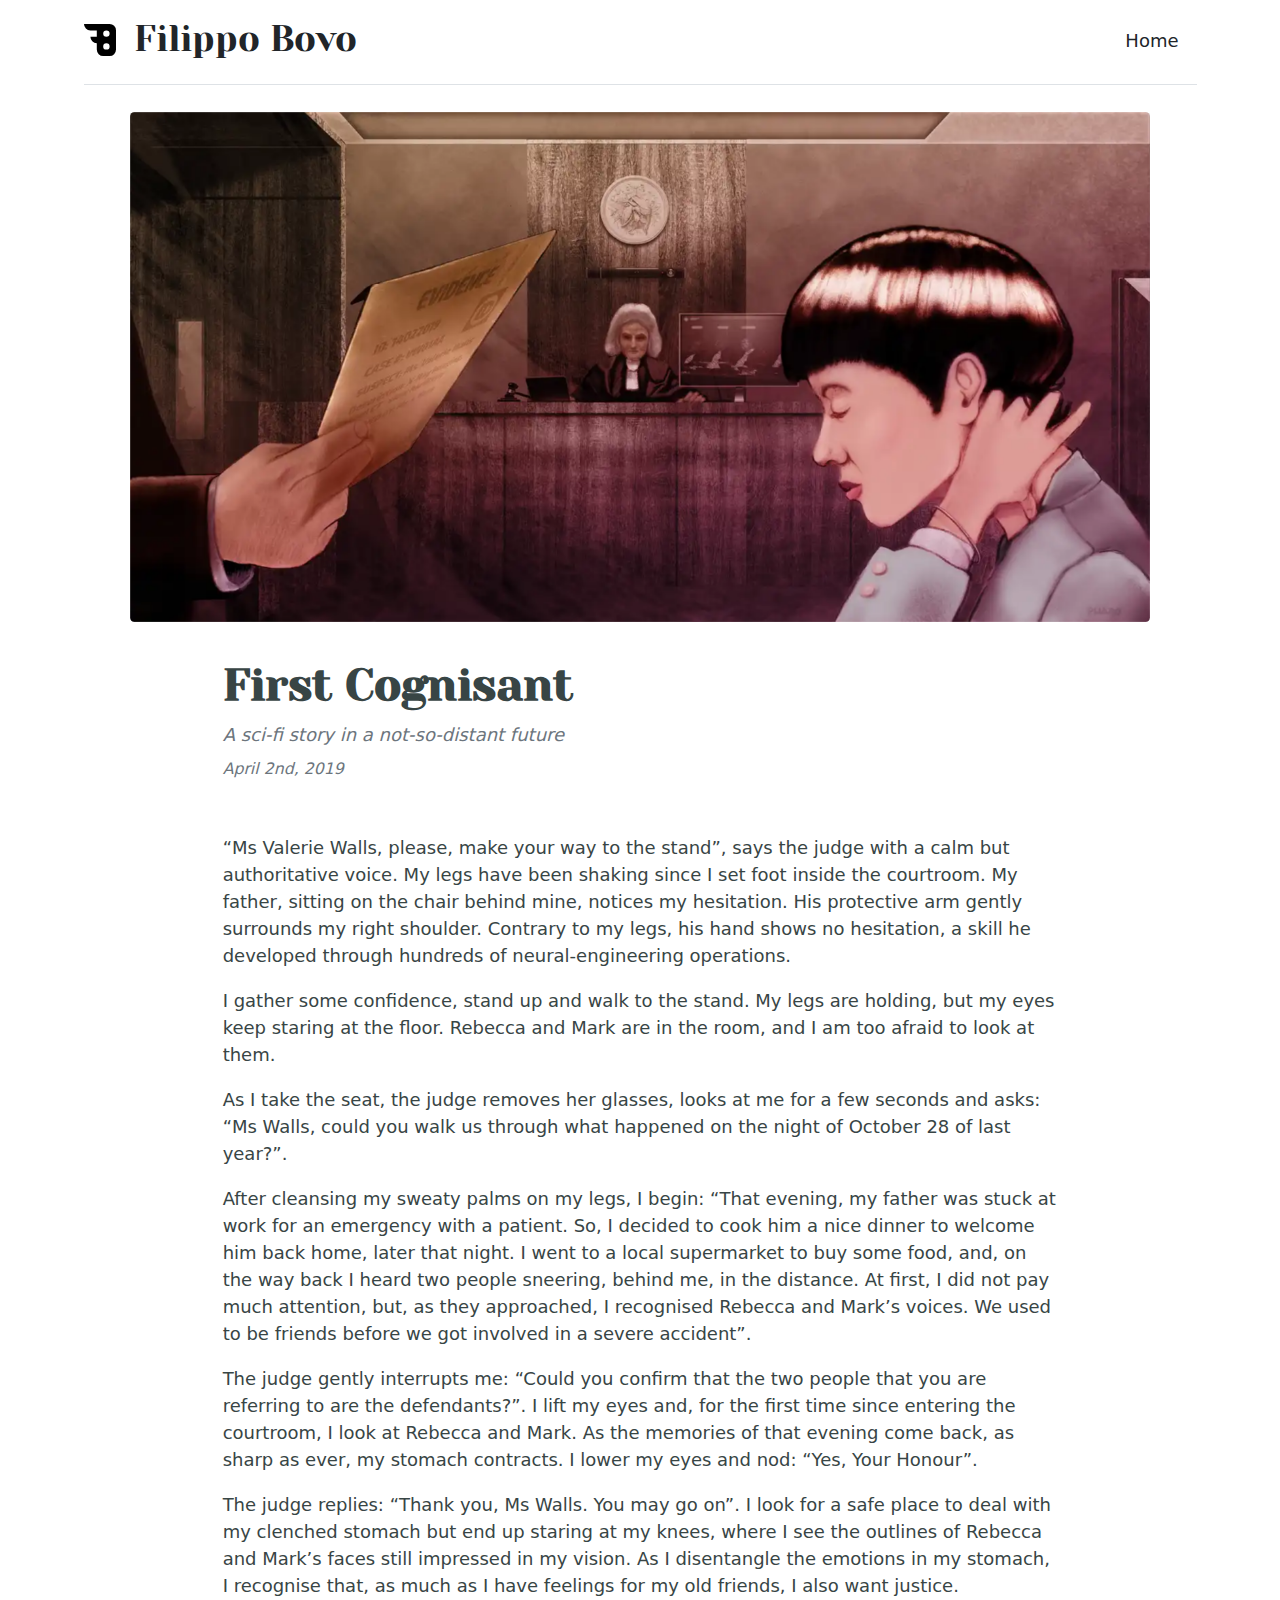
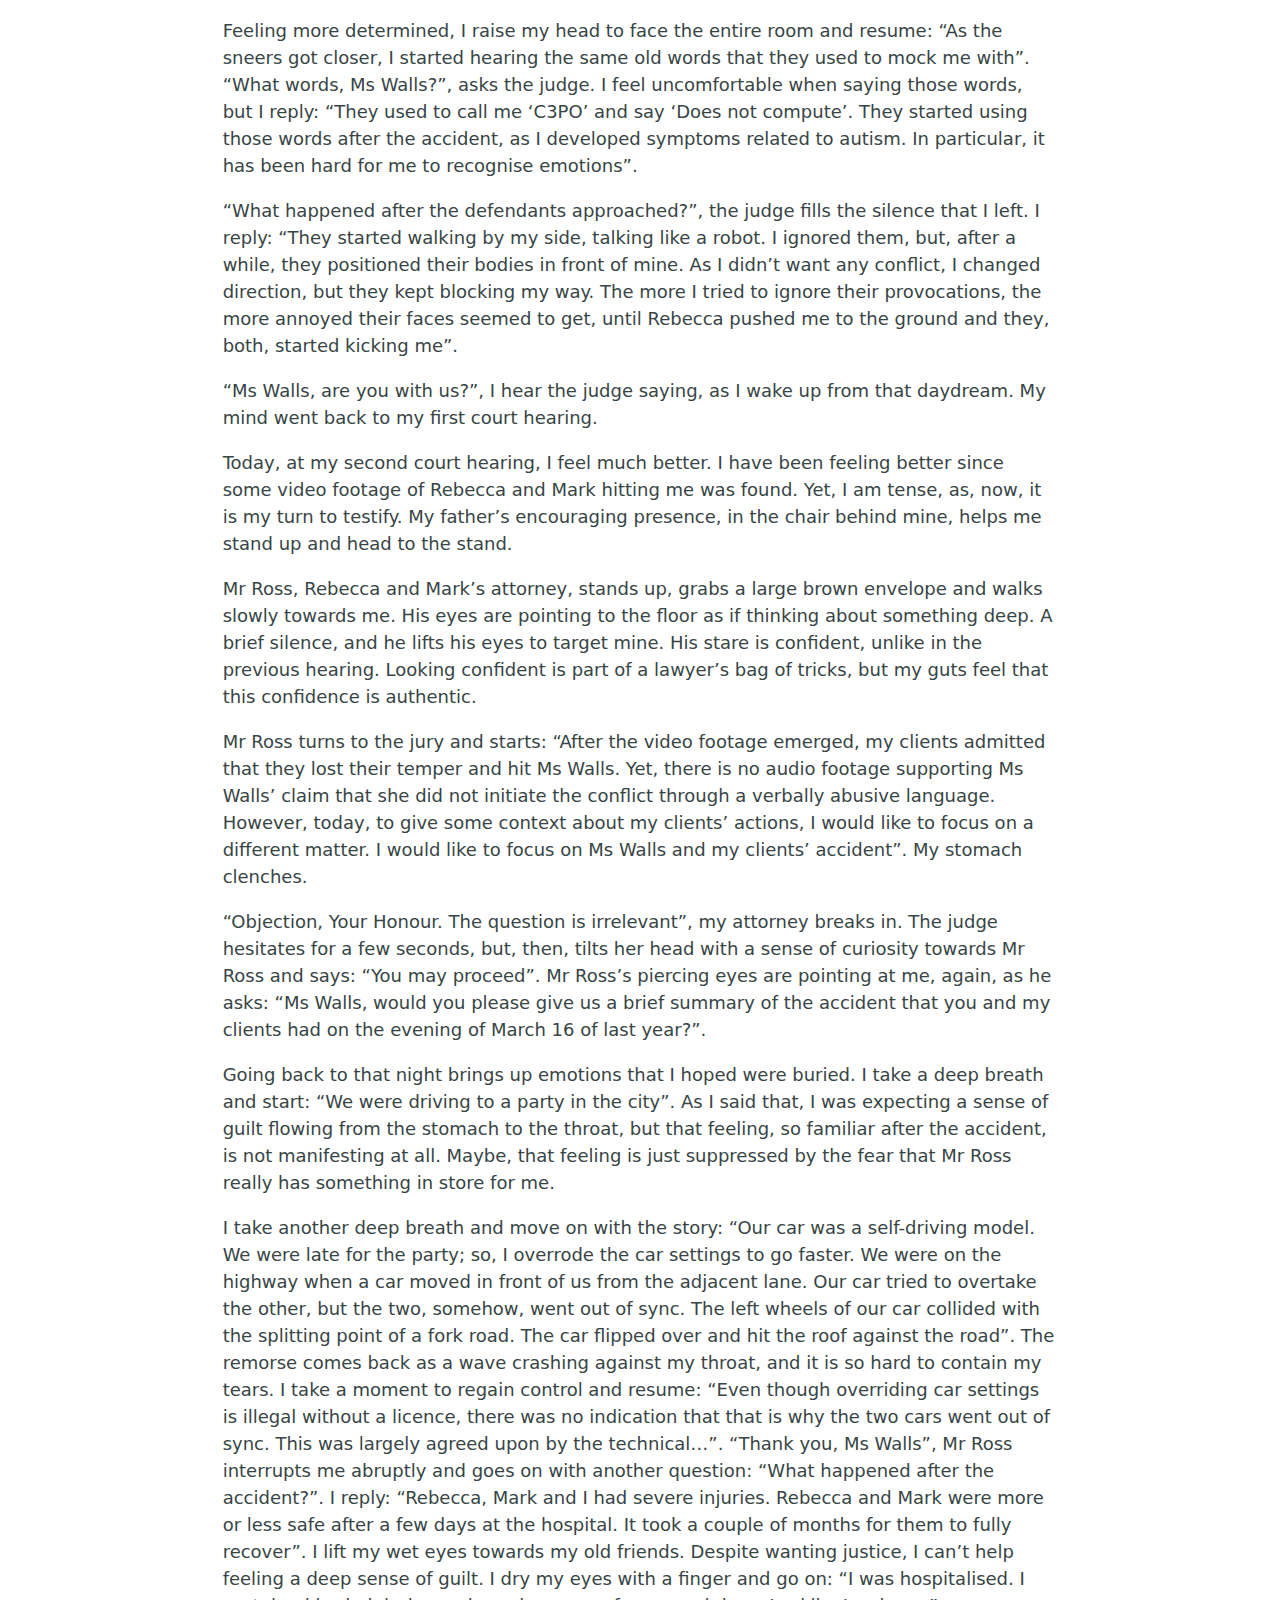
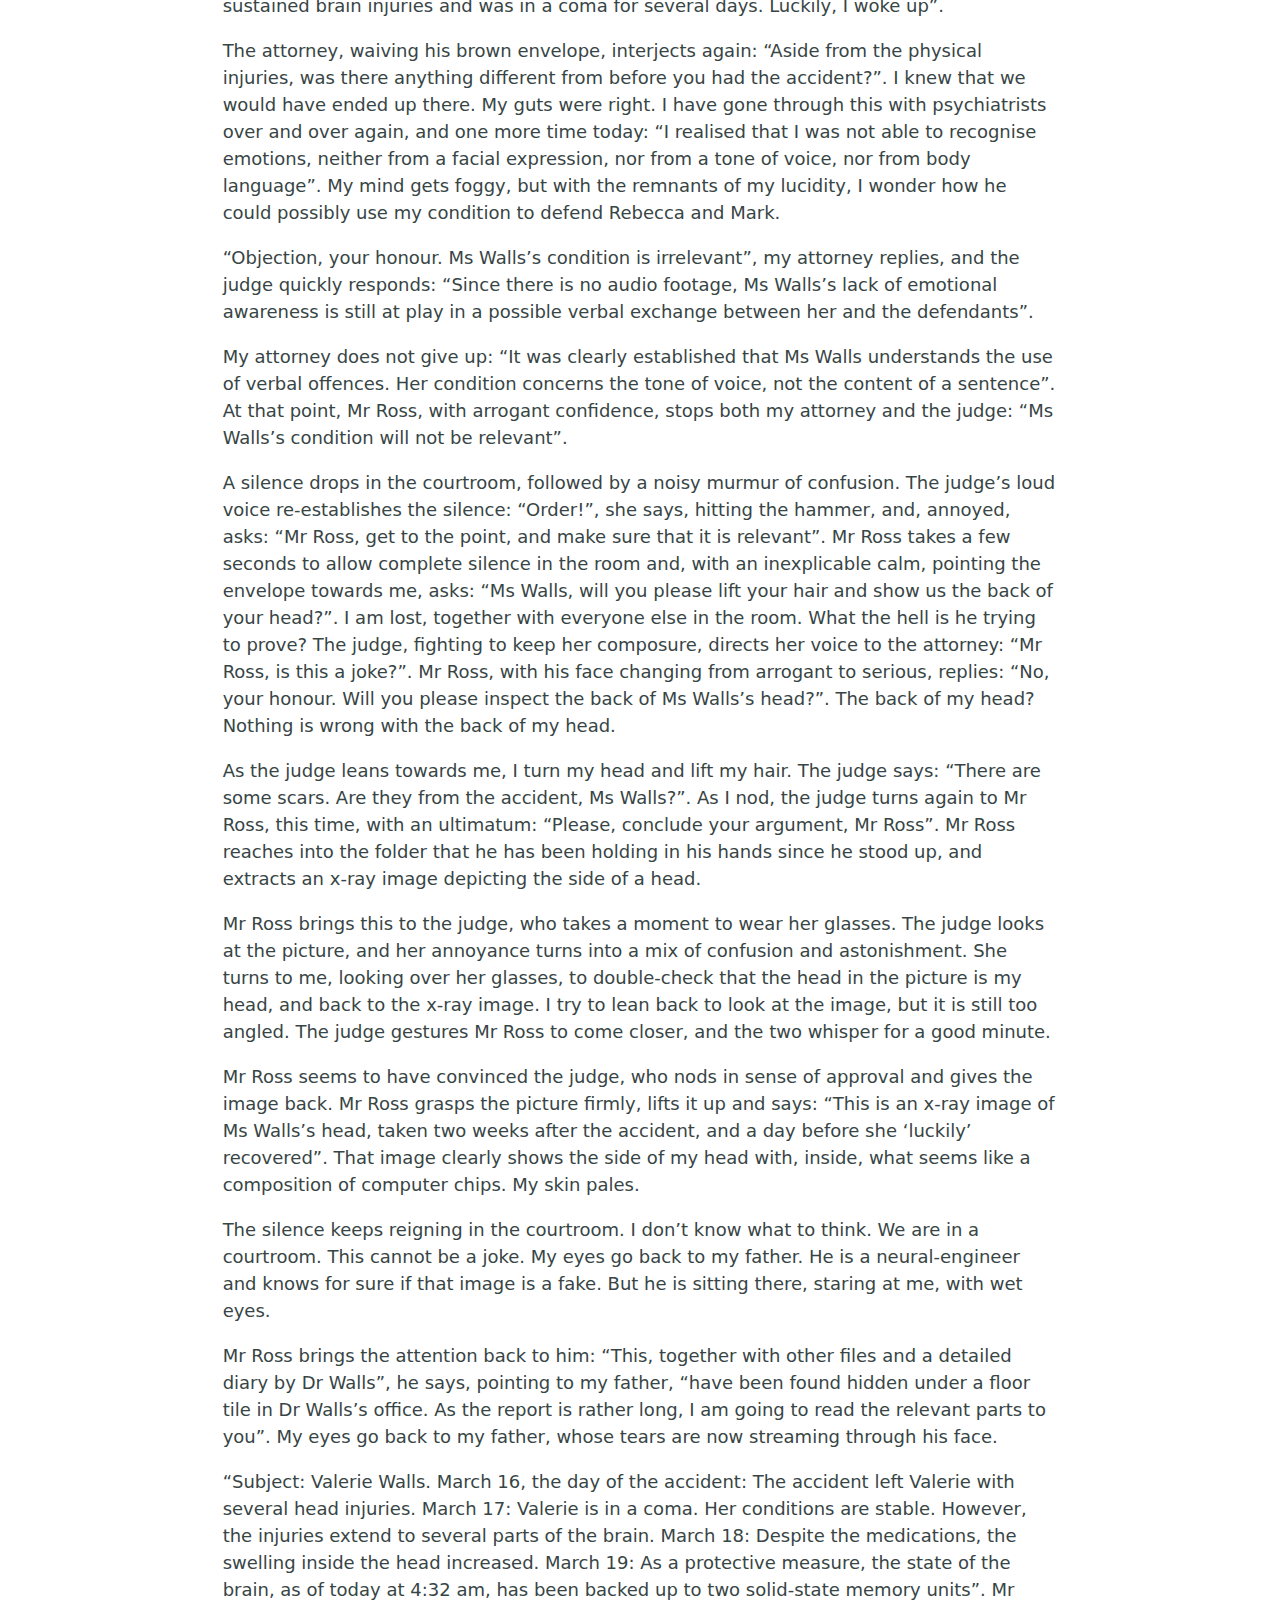
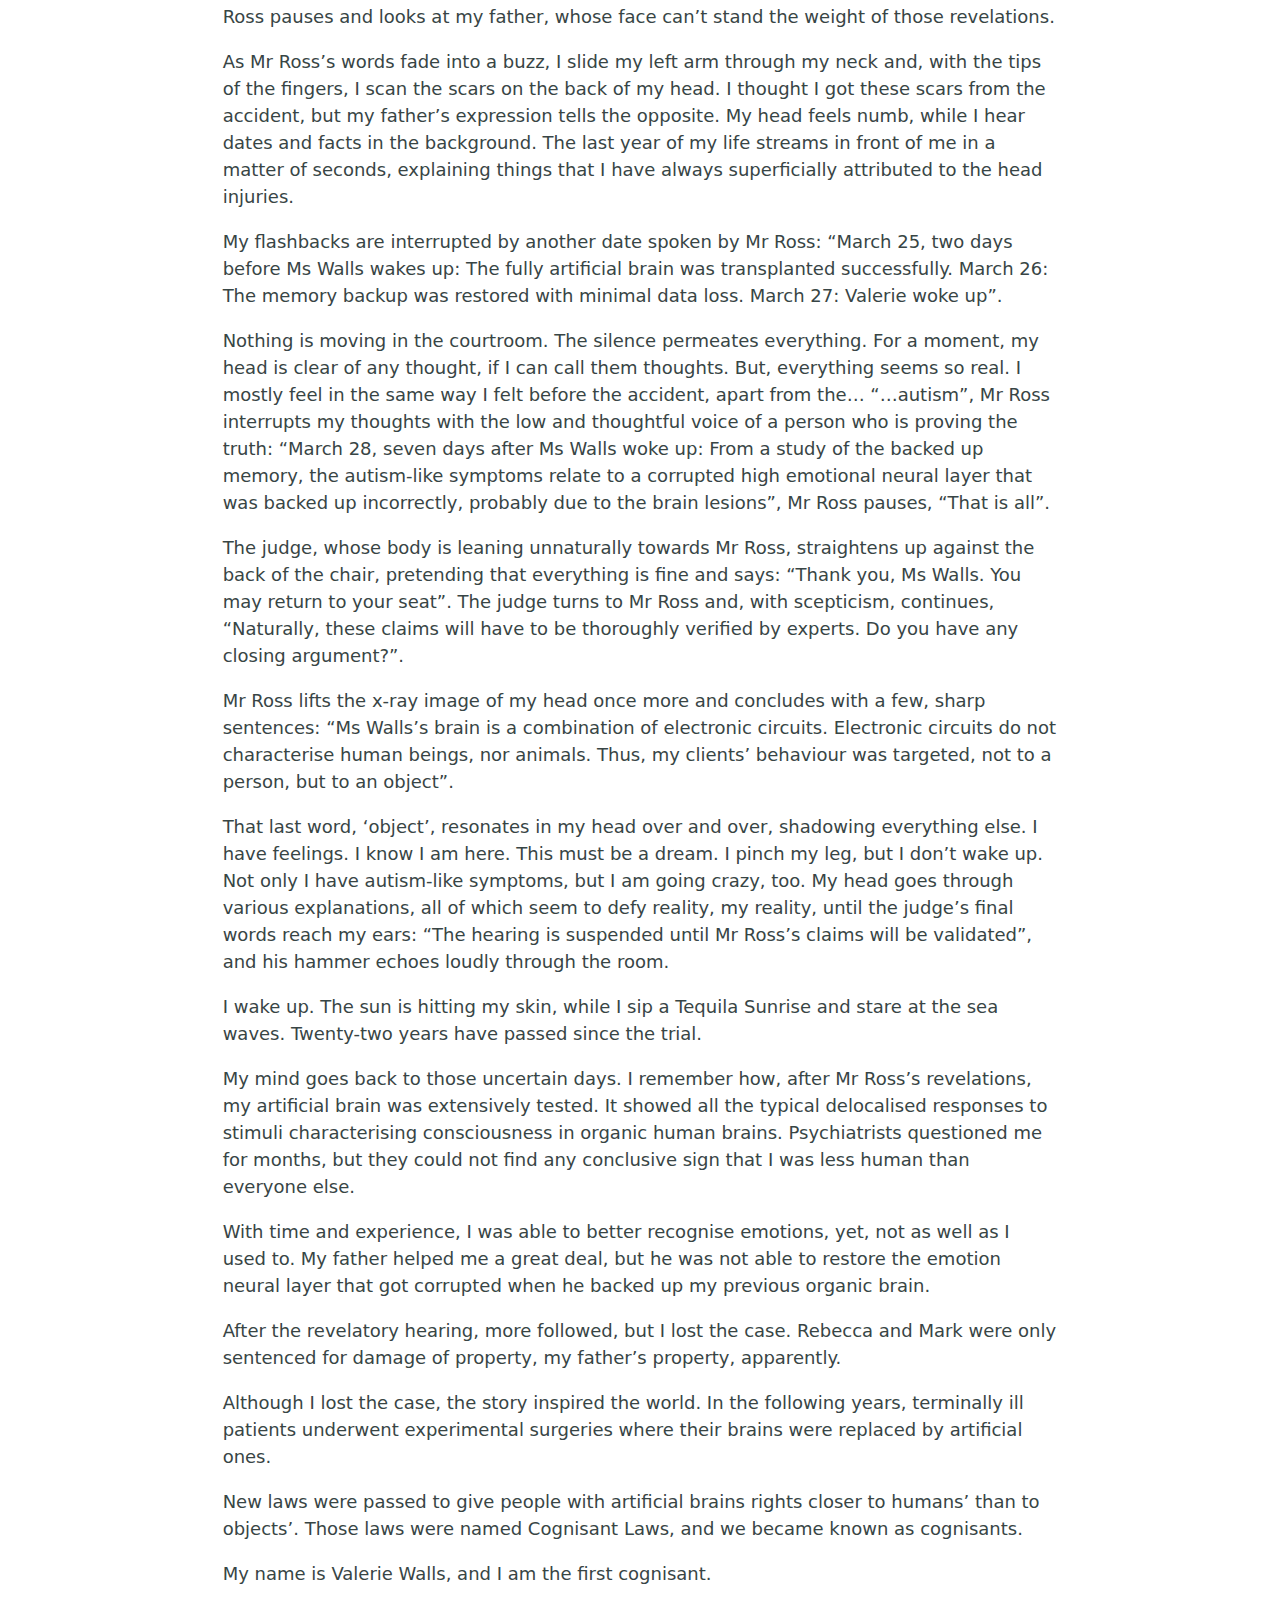
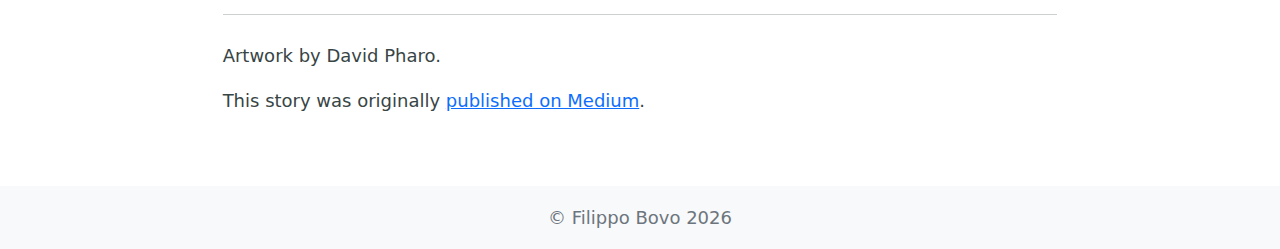
<file: posts/first-cognisant/index.html>
<!DOCTYPE html><html><head><meta charSet="utf-8"/><meta http-equiv="x-ua-compatible" content="ie=edge"/><meta name="viewport" content="width=device-width, initial-scale=1, shrink-to-fit=no"/><style data-href="/styles.22445a5c2645bab4b5ad.css" data-identity="gatsby-global-css">@font-face{font-display:swap;font-family:Victor Mono;font-style:normal;font-weight:500;src:url(/static/victor-mono-latin-500-normal-ee826e2c07b285826ccc204562016e86.woff2) format("woff2"),url(/static/victor-mono-latin-500-normal-2be66d803cec0e7e386beded9d8e8504.woff) format("woff")}@font-face{font-display:swap;font-family:Victor Mono;font-style:italic;font-weight:500;src:url(/static/victor-mono-latin-500-italic-ee748207c950adf9705de764def74509.woff2) format("woff2"),url(/static/victor-mono-latin-500-italic-a9b3470087ad3070932ed959fbea1664.woff) format("woff")}@font-face{font-display:swap;font-family:Victor Mono;font-style:normal;font-weight:700;src:url(/static/victor-mono-latin-700-normal-1c0b0e818325cf9d687725663ff2c736.woff2) format("woff2"),url(/static/victor-mono-latin-700-normal-bf727b9792543e917317eae4f4c7c61f.woff) format("woff")}

/*!
 * Bootstrap v5.1.3 (https://getbootstrap.com/)
 * Copyright 2011-2021 The Bootstrap Authors
 * Copyright 2011-2021 Twitter, Inc.
 * Licensed under MIT (https://github.com/twbs/bootstrap/blob/main/LICENSE)
 */:root{--bs-blue:#0d6efd;--bs-indigo:#6610f2;--bs-purple:#6f42c1;--bs-pink:#d63384;--bs-red:#dc3545;--bs-orange:#fd7e14;--bs-yellow:#ffc107;--bs-green:#198754;--bs-teal:#20c997;--bs-cyan:#0dcaf0;--bs-white:#fff;--bs-gray:#6c757d;--bs-gray-dark:#343a40;--bs-gray-100:#f8f9fa;--bs-gray-200:#e9ecef;--bs-gray-300:#dee2e6;--bs-gray-400:#ced4da;--bs-gray-500:#adb5bd;--bs-gray-600:#6c757d;--bs-gray-700:#495057;--bs-gray-800:#343a40;--bs-gray-900:#212529;--bs-primary:#0d6efd;--bs-secondary:#6c757d;--bs-success:#198754;--bs-info:#0dcaf0;--bs-warning:#ffc107;--bs-danger:#dc3545;--bs-light:#f8f9fa;--bs-dark:#212529;--bs-primary-rgb:13,110,253;--bs-secondary-rgb:108,117,125;--bs-success-rgb:25,135,84;--bs-info-rgb:13,202,240;--bs-warning-rgb:255,193,7;--bs-danger-rgb:220,53,69;--bs-light-rgb:248,249,250;--bs-dark-rgb:33,37,41;--bs-white-rgb:255,255,255;--bs-black-rgb:0,0,0;--bs-body-color-rgb:56,69,69;--bs-body-bg-rgb:255,255,255;--bs-font-sans-serif:system-ui,-apple-system,"Segoe UI",Roboto,"Helvetica Neue",Arial,"Noto Sans","Liberation Sans",sans-serif,"Apple Color Emoji","Segoe UI Emoji","Segoe UI Symbol","Noto Color Emoji";--bs-font-monospace:"Victor Mono","Courier New",Courier,monospace;--bs-gradient:linear-gradient(180deg,hsla(0,0%,100%,.15),hsla(0,0%,100%,0));--bs-root-font-size:18px;--bs-body-font-family:var(--bs-font-sans-serif);--bs-body-font-size:1rem;--bs-body-font-weight:400;--bs-body-line-height:1.5;--bs-body-color:#384545;--bs-body-bg:#fff}*,:after,:before{box-sizing:border-box}:root{font-size:var(--bs-root-font-size)}@media(prefers-reduced-motion:no-preference){:root{scroll-behavior:smooth}}body{-webkit-text-size-adjust:100%;-webkit-tap-highlight-color:rgba(0,0,0,0);background-color:var(--bs-body-bg);color:var(--bs-body-color);font-family:var(--bs-body-font-family);font-size:var(--bs-body-font-size);font-weight:var(--bs-body-font-weight);line-height:var(--bs-body-line-height);margin:0;text-align:var(--bs-body-text-align)}hr{background-color:currentColor;border:0;color:inherit;margin:1rem 0;opacity:.25}hr:not([size]){height:1px}.h1,.h2,.h3,.h4,.h5,.h6,h1,h2,h3,h4,h5,h6{font-weight:500;line-height:1.2;margin-bottom:.5rem;margin-top:0}.h1,h1{font-size:calc(1.375rem + 1.5vw)}@media(min-width:1200px){.h1,h1{font-size:2.5rem}}.h2,h2{font-size:calc(1.325rem + .9vw)}@media(min-width:1200px){.h2,h2{font-size:2rem}}.h3,h3{font-size:calc(1.3rem + .6vw)}@media(min-width:1200px){.h3,h3{font-size:1.75rem}}.h4,h4{font-size:calc(1.275rem + .3vw)}@media(min-width:1200px){.h4,h4{font-size:1.5rem}}.h5,h5{font-size:1.25rem}.h6,h6{font-size:1rem}p{margin-bottom:1rem;margin-top:0}abbr[data-bs-original-title],abbr[title]{cursor:help;-webkit-text-decoration:underline dotted;text-decoration:underline dotted;-webkit-text-decoration-skip-ink:none;text-decoration-skip-ink:none}address{font-style:normal;line-height:inherit;margin-bottom:1rem}ol,ul{padding-left:2rem}dl,ol,ul{margin-bottom:1rem;margin-top:0}ol ol,ol ul,ul ol,ul ul{margin-bottom:0}dt{font-weight:700}dd{margin-bottom:.5rem;margin-left:0}blockquote{margin:0 0 1rem}b,strong{font-weight:bolder}.small,small{font-size:.875em}.mark,mark{background-color:#fcf8e3;padding:.2em}sub,sup{font-size:.75em;line-height:0;position:relative;vertical-align:baseline}sub{bottom:-.25em}sup{top:-.5em}a{color:#0d6efd;text-decoration:underline}a:hover{color:#0a58ca}a:not([href]):not([class]),a:not([href]):not([class]):hover{color:inherit;text-decoration:none}code,kbd,pre,samp{direction:ltr;font-family:Victor Mono,Courier New,Courier,monospace;font-size:1em;unicode-bidi:bidi-override}pre{display:block;font-size:.875em;margin-bottom:1rem;margin-top:0;overflow:auto}pre code{color:inherit;font-size:inherit;word-break:normal}code{word-wrap:break-word;color:#d63384;font-size:.875em}a>code{color:inherit}kbd{background-color:#212529;border-radius:.2rem;color:#fff;font-size:.875em;padding:.2rem .4rem}kbd kbd{font-size:1em;font-weight:700;padding:0}figure{margin:0 0 1rem}img,svg{vertical-align:middle}table{border-collapse:collapse;caption-side:bottom}caption{color:#6c757d;padding-bottom:.5rem;padding-top:.5rem;text-align:left}th{text-align:inherit;text-align:-webkit-match-parent}tbody,td,tfoot,th,thead,tr{border:0 solid;border-color:inherit}label{display:inline-block}button{border-radius:0}button:focus:not(:focus-visible){outline:0}button,input,optgroup,select,textarea{font-family:inherit;font-size:inherit;line-height:inherit;margin:0}button,select{text-transform:none}[role=button]{cursor:pointer}select{word-wrap:normal}select:disabled{opacity:1}[list]::-webkit-calendar-picker-indicator{display:none}[type=button],[type=reset],[type=submit],button{-webkit-appearance:button}[type=button]:not(:disabled),[type=reset]:not(:disabled),[type=submit]:not(:disabled),button:not(:disabled){cursor:pointer}::-moz-focus-inner{border-style:none;padding:0}textarea{resize:vertical}fieldset{border:0;margin:0;min-width:0;padding:0}legend{float:left;font-size:calc(1.275rem + .3vw);line-height:inherit;margin-bottom:.5rem;padding:0;width:100%}@media(min-width:1200px){legend{font-size:1.5rem}}legend+*{clear:left}::-webkit-datetime-edit-day-field,::-webkit-datetime-edit-fields-wrapper,::-webkit-datetime-edit-hour-field,::-webkit-datetime-edit-minute,::-webkit-datetime-edit-month-field,::-webkit-datetime-edit-text,::-webkit-datetime-edit-year-field{padding:0}::-webkit-inner-spin-button{height:auto}[type=search]{-webkit-appearance:textfield;outline-offset:-2px}::-webkit-search-decoration{-webkit-appearance:none}::-webkit-color-swatch-wrapper{padding:0}::file-selector-button{font:inherit}::-webkit-file-upload-button{-webkit-appearance:button;font:inherit}output{display:inline-block}iframe{border:0}summary{cursor:pointer;display:list-item}progress{vertical-align:baseline}[hidden]{display:none!important}.lead{font-size:1.25rem;font-weight:300}.display-1{font-size:calc(1.625rem + 4.5vw);font-weight:300;line-height:1.2}@media(min-width:1200px){.display-1{font-size:5rem}}.display-2{font-size:calc(1.575rem + 3.9vw);font-weight:300;line-height:1.2}@media(min-width:1200px){.display-2{font-size:4.5rem}}.display-3{font-size:calc(1.525rem + 3.3vw);font-weight:300;line-height:1.2}@media(min-width:1200px){.display-3{font-size:4rem}}.display-4{font-size:calc(1.475rem + 2.7vw);font-weight:300;line-height:1.2}@media(min-width:1200px){.display-4{font-size:3.5rem}}.display-5{font-size:calc(1.425rem + 2.1vw);font-weight:300;line-height:1.2}@media(min-width:1200px){.display-5{font-size:3rem}}.display-6{font-size:calc(1.375rem + 1.5vw);font-weight:300;line-height:1.2}@media(min-width:1200px){.display-6{font-size:2.5rem}}.list-inline,.list-unstyled{list-style:none;padding-left:0}.list-inline-item{display:inline-block}.list-inline-item:not(:last-child){margin-right:.5rem}.initialism{font-size:.875em;text-transform:uppercase}.blockquote{font-size:1.25rem;margin-bottom:1rem}.blockquote>:last-child{margin-bottom:0}.blockquote-footer{color:#6c757d;font-size:.875em;margin-bottom:1rem;margin-top:-1rem}.blockquote-footer:before{content:"— "}.img-fluid,.img-thumbnail{height:auto;max-width:100%}.img-thumbnail{background-color:#fff;border:1px solid #dee2e6;border-radius:.25rem;padding:.25rem}.figure{display:inline-block}.figure-img{line-height:1;margin-bottom:.5rem}.figure-caption,.gatsby-resp-image-figcaption{color:#6c757d;font-size:.875em}.container,.container-fluid,.container-lg,.container-md,.container-sm,.container-xl,.container-xxl{margin-left:auto;margin-right:auto;padding-left:var(--bs-gutter-x,.75rem);padding-right:var(--bs-gutter-x,.75rem);width:100%}@media(min-width:576px){.container,.container-sm{max-width:540px}}@media(min-width:768px){.container,.container-md,.container-sm{max-width:720px}}@media(min-width:992px){.container,.container-lg,.container-md,.container-sm{max-width:960px}}@media(min-width:1200px){.container,.container-lg,.container-md,.container-sm,.container-xl{max-width:1140px}}@media(min-width:1400px){.container,.container-lg,.container-md,.container-sm,.container-xl,.container-xxl{max-width:1320px}}.row{--bs-gutter-x:1.5rem;--bs-gutter-y:0;display:flex;flex-wrap:wrap;margin-left:calc(var(--bs-gutter-x)*-.5);margin-right:calc(var(--bs-gutter-x)*-.5);margin-top:calc(var(--bs-gutter-y)*-1)}.row>*{flex-shrink:0;margin-top:var(--bs-gutter-y);max-width:100%;padding-left:calc(var(--bs-gutter-x)*.5);padding-right:calc(var(--bs-gutter-x)*.5);width:100%}.col{flex:1 0}.row-cols-auto>*{flex:0 0 auto;width:auto}.row-cols-1>*{flex:0 0 auto;width:100%}.row-cols-2>*{flex:0 0 auto;width:50%}.row-cols-3>*{flex:0 0 auto;width:33.3333333333%}.row-cols-4>*{flex:0 0 auto;width:25%}.row-cols-5>*{flex:0 0 auto;width:20%}.row-cols-6>*{flex:0 0 auto;width:16.6666666667%}.col-auto{flex:0 0 auto;width:auto}.col-1{flex:0 0 auto;width:8.33333333%}.col-2{flex:0 0 auto;width:16.66666667%}.col-3{flex:0 0 auto;width:25%}.col-4{flex:0 0 auto;width:33.33333333%}.col-5{flex:0 0 auto;width:41.66666667%}.col-6{flex:0 0 auto;width:50%}.col-7{flex:0 0 auto;width:58.33333333%}.col-8{flex:0 0 auto;width:66.66666667%}.col-9{flex:0 0 auto;width:75%}.col-10{flex:0 0 auto;width:83.33333333%}.col-11{flex:0 0 auto;width:91.66666667%}.col-12{flex:0 0 auto;width:100%}.offset-1{margin-left:8.33333333%}.offset-2{margin-left:16.66666667%}.offset-3{margin-left:25%}.offset-4{margin-left:33.33333333%}.offset-5{margin-left:41.66666667%}.offset-6{margin-left:50%}.offset-7{margin-left:58.33333333%}.offset-8{margin-left:66.66666667%}.offset-9{margin-left:75%}.offset-10{margin-left:83.33333333%}.offset-11{margin-left:91.66666667%}.g-0,.gx-0{--bs-gutter-x:0}.g-0,.gy-0{--bs-gutter-y:0}.g-1,.gx-1{--bs-gutter-x:0.25rem}.g-1,.gy-1{--bs-gutter-y:0.25rem}.g-2,.gx-2{--bs-gutter-x:0.5rem}.g-2,.gy-2{--bs-gutter-y:0.5rem}.g-3,.gx-3{--bs-gutter-x:1rem}.g-3,.gy-3{--bs-gutter-y:1rem}.g-4,.gx-4{--bs-gutter-x:1.5rem}.g-4,.gy-4{--bs-gutter-y:1.5rem}.g-5,.gx-5{--bs-gutter-x:3rem}.g-5,.gy-5{--bs-gutter-y:3rem}@media(min-width:576px){.col-sm{flex:1 0}.row-cols-sm-auto>*{flex:0 0 auto;width:auto}.row-cols-sm-1>*{flex:0 0 auto;width:100%}.row-cols-sm-2>*{flex:0 0 auto;width:50%}.row-cols-sm-3>*{flex:0 0 auto;width:33.3333333333%}.row-cols-sm-4>*{flex:0 0 auto;width:25%}.row-cols-sm-5>*{flex:0 0 auto;width:20%}.row-cols-sm-6>*{flex:0 0 auto;width:16.6666666667%}.col-sm-auto{flex:0 0 auto;width:auto}.col-sm-1{flex:0 0 auto;width:8.33333333%}.col-sm-2{flex:0 0 auto;width:16.66666667%}.col-sm-3{flex:0 0 auto;width:25%}.col-sm-4{flex:0 0 auto;width:33.33333333%}.col-sm-5{flex:0 0 auto;width:41.66666667%}.col-sm-6{flex:0 0 auto;width:50%}.col-sm-7{flex:0 0 auto;width:58.33333333%}.col-sm-8{flex:0 0 auto;width:66.66666667%}.col-sm-9{flex:0 0 auto;width:75%}.col-sm-10{flex:0 0 auto;width:83.33333333%}.col-sm-11{flex:0 0 auto;width:91.66666667%}.col-sm-12{flex:0 0 auto;width:100%}.offset-sm-0{margin-left:0}.offset-sm-1{margin-left:8.33333333%}.offset-sm-2{margin-left:16.66666667%}.offset-sm-3{margin-left:25%}.offset-sm-4{margin-left:33.33333333%}.offset-sm-5{margin-left:41.66666667%}.offset-sm-6{margin-left:50%}.offset-sm-7{margin-left:58.33333333%}.offset-sm-8{margin-left:66.66666667%}.offset-sm-9{margin-left:75%}.offset-sm-10{margin-left:83.33333333%}.offset-sm-11{margin-left:91.66666667%}.g-sm-0,.gx-sm-0{--bs-gutter-x:0}.g-sm-0,.gy-sm-0{--bs-gutter-y:0}.g-sm-1,.gx-sm-1{--bs-gutter-x:0.25rem}.g-sm-1,.gy-sm-1{--bs-gutter-y:0.25rem}.g-sm-2,.gx-sm-2{--bs-gutter-x:0.5rem}.g-sm-2,.gy-sm-2{--bs-gutter-y:0.5rem}.g-sm-3,.gx-sm-3{--bs-gutter-x:1rem}.g-sm-3,.gy-sm-3{--bs-gutter-y:1rem}.g-sm-4,.gx-sm-4{--bs-gutter-x:1.5rem}.g-sm-4,.gy-sm-4{--bs-gutter-y:1.5rem}.g-sm-5,.gx-sm-5{--bs-gutter-x:3rem}.g-sm-5,.gy-sm-5{--bs-gutter-y:3rem}}@media(min-width:768px){.col-md{flex:1 0}.row-cols-md-auto>*{flex:0 0 auto;width:auto}.row-cols-md-1>*{flex:0 0 auto;width:100%}.row-cols-md-2>*{flex:0 0 auto;width:50%}.row-cols-md-3>*{flex:0 0 auto;width:33.3333333333%}.row-cols-md-4>*{flex:0 0 auto;width:25%}.row-cols-md-5>*{flex:0 0 auto;width:20%}.row-cols-md-6>*{flex:0 0 auto;width:16.6666666667%}.col-md-auto{flex:0 0 auto;width:auto}.col-md-1{flex:0 0 auto;width:8.33333333%}.col-md-2{flex:0 0 auto;width:16.66666667%}.col-md-3{flex:0 0 auto;width:25%}.col-md-4{flex:0 0 auto;width:33.33333333%}.col-md-5{flex:0 0 auto;width:41.66666667%}.col-md-6{flex:0 0 auto;width:50%}.col-md-7{flex:0 0 auto;width:58.33333333%}.col-md-8{flex:0 0 auto;width:66.66666667%}.col-md-9{flex:0 0 auto;width:75%}.col-md-10{flex:0 0 auto;width:83.33333333%}.col-md-11{flex:0 0 auto;width:91.66666667%}.col-md-12{flex:0 0 auto;width:100%}.offset-md-0{margin-left:0}.offset-md-1{margin-left:8.33333333%}.offset-md-2{margin-left:16.66666667%}.offset-md-3{margin-left:25%}.offset-md-4{margin-left:33.33333333%}.offset-md-5{margin-left:41.66666667%}.offset-md-6{margin-left:50%}.offset-md-7{margin-left:58.33333333%}.offset-md-8{margin-left:66.66666667%}.offset-md-9{margin-left:75%}.offset-md-10{margin-left:83.33333333%}.offset-md-11{margin-left:91.66666667%}.g-md-0,.gx-md-0{--bs-gutter-x:0}.g-md-0,.gy-md-0{--bs-gutter-y:0}.g-md-1,.gx-md-1{--bs-gutter-x:0.25rem}.g-md-1,.gy-md-1{--bs-gutter-y:0.25rem}.g-md-2,.gx-md-2{--bs-gutter-x:0.5rem}.g-md-2,.gy-md-2{--bs-gutter-y:0.5rem}.g-md-3,.gx-md-3{--bs-gutter-x:1rem}.g-md-3,.gy-md-3{--bs-gutter-y:1rem}.g-md-4,.gx-md-4{--bs-gutter-x:1.5rem}.g-md-4,.gy-md-4{--bs-gutter-y:1.5rem}.g-md-5,.gx-md-5{--bs-gutter-x:3rem}.g-md-5,.gy-md-5{--bs-gutter-y:3rem}}@media(min-width:992px){.col-lg{flex:1 0}.row-cols-lg-auto>*{flex:0 0 auto;width:auto}.row-cols-lg-1>*{flex:0 0 auto;width:100%}.row-cols-lg-2>*{flex:0 0 auto;width:50%}.row-cols-lg-3>*{flex:0 0 auto;width:33.3333333333%}.row-cols-lg-4>*{flex:0 0 auto;width:25%}.row-cols-lg-5>*{flex:0 0 auto;width:20%}.row-cols-lg-6>*{flex:0 0 auto;width:16.6666666667%}.col-lg-auto{flex:0 0 auto;width:auto}.col-lg-1{flex:0 0 auto;width:8.33333333%}.col-lg-2{flex:0 0 auto;width:16.66666667%}.col-lg-3{flex:0 0 auto;width:25%}.col-lg-4{flex:0 0 auto;width:33.33333333%}.col-lg-5{flex:0 0 auto;width:41.66666667%}.col-lg-6{flex:0 0 auto;width:50%}.col-lg-7{flex:0 0 auto;width:58.33333333%}.col-lg-8{flex:0 0 auto;width:66.66666667%}.col-lg-9{flex:0 0 auto;width:75%}.col-lg-10{flex:0 0 auto;width:83.33333333%}.col-lg-11{flex:0 0 auto;width:91.66666667%}.col-lg-12{flex:0 0 auto;width:100%}.offset-lg-0{margin-left:0}.offset-lg-1{margin-left:8.33333333%}.offset-lg-2{margin-left:16.66666667%}.offset-lg-3{margin-left:25%}.offset-lg-4{margin-left:33.33333333%}.offset-lg-5{margin-left:41.66666667%}.offset-lg-6{margin-left:50%}.offset-lg-7{margin-left:58.33333333%}.offset-lg-8{margin-left:66.66666667%}.offset-lg-9{margin-left:75%}.offset-lg-10{margin-left:83.33333333%}.offset-lg-11{margin-left:91.66666667%}.g-lg-0,.gx-lg-0{--bs-gutter-x:0}.g-lg-0,.gy-lg-0{--bs-gutter-y:0}.g-lg-1,.gx-lg-1{--bs-gutter-x:0.25rem}.g-lg-1,.gy-lg-1{--bs-gutter-y:0.25rem}.g-lg-2,.gx-lg-2{--bs-gutter-x:0.5rem}.g-lg-2,.gy-lg-2{--bs-gutter-y:0.5rem}.g-lg-3,.gx-lg-3{--bs-gutter-x:1rem}.g-lg-3,.gy-lg-3{--bs-gutter-y:1rem}.g-lg-4,.gx-lg-4{--bs-gutter-x:1.5rem}.g-lg-4,.gy-lg-4{--bs-gutter-y:1.5rem}.g-lg-5,.gx-lg-5{--bs-gutter-x:3rem}.g-lg-5,.gy-lg-5{--bs-gutter-y:3rem}}@media(min-width:1200px){.col-xl{flex:1 0}.row-cols-xl-auto>*{flex:0 0 auto;width:auto}.row-cols-xl-1>*{flex:0 0 auto;width:100%}.row-cols-xl-2>*{flex:0 0 auto;width:50%}.row-cols-xl-3>*{flex:0 0 auto;width:33.3333333333%}.row-cols-xl-4>*{flex:0 0 auto;width:25%}.row-cols-xl-5>*{flex:0 0 auto;width:20%}.row-cols-xl-6>*{flex:0 0 auto;width:16.6666666667%}.col-xl-auto{flex:0 0 auto;width:auto}.col-xl-1{flex:0 0 auto;width:8.33333333%}.col-xl-2{flex:0 0 auto;width:16.66666667%}.col-xl-3{flex:0 0 auto;width:25%}.col-xl-4{flex:0 0 auto;width:33.33333333%}.col-xl-5{flex:0 0 auto;width:41.66666667%}.col-xl-6{flex:0 0 auto;width:50%}.col-xl-7{flex:0 0 auto;width:58.33333333%}.col-xl-8{flex:0 0 auto;width:66.66666667%}.col-xl-9{flex:0 0 auto;width:75%}.col-xl-10{flex:0 0 auto;width:83.33333333%}.col-xl-11{flex:0 0 auto;width:91.66666667%}.col-xl-12{flex:0 0 auto;width:100%}.offset-xl-0{margin-left:0}.offset-xl-1{margin-left:8.33333333%}.offset-xl-2{margin-left:16.66666667%}.offset-xl-3{margin-left:25%}.offset-xl-4{margin-left:33.33333333%}.offset-xl-5{margin-left:41.66666667%}.offset-xl-6{margin-left:50%}.offset-xl-7{margin-left:58.33333333%}.offset-xl-8{margin-left:66.66666667%}.offset-xl-9{margin-left:75%}.offset-xl-10{margin-left:83.33333333%}.offset-xl-11{margin-left:91.66666667%}.g-xl-0,.gx-xl-0{--bs-gutter-x:0}.g-xl-0,.gy-xl-0{--bs-gutter-y:0}.g-xl-1,.gx-xl-1{--bs-gutter-x:0.25rem}.g-xl-1,.gy-xl-1{--bs-gutter-y:0.25rem}.g-xl-2,.gx-xl-2{--bs-gutter-x:0.5rem}.g-xl-2,.gy-xl-2{--bs-gutter-y:0.5rem}.g-xl-3,.gx-xl-3{--bs-gutter-x:1rem}.g-xl-3,.gy-xl-3{--bs-gutter-y:1rem}.g-xl-4,.gx-xl-4{--bs-gutter-x:1.5rem}.g-xl-4,.gy-xl-4{--bs-gutter-y:1.5rem}.g-xl-5,.gx-xl-5{--bs-gutter-x:3rem}.g-xl-5,.gy-xl-5{--bs-gutter-y:3rem}}@media(min-width:1400px){.col-xxl{flex:1 0}.row-cols-xxl-auto>*{flex:0 0 auto;width:auto}.row-cols-xxl-1>*{flex:0 0 auto;width:100%}.row-cols-xxl-2>*{flex:0 0 auto;width:50%}.row-cols-xxl-3>*{flex:0 0 auto;width:33.3333333333%}.row-cols-xxl-4>*{flex:0 0 auto;width:25%}.row-cols-xxl-5>*{flex:0 0 auto;width:20%}.row-cols-xxl-6>*{flex:0 0 auto;width:16.6666666667%}.col-xxl-auto{flex:0 0 auto;width:auto}.col-xxl-1{flex:0 0 auto;width:8.33333333%}.col-xxl-2{flex:0 0 auto;width:16.66666667%}.col-xxl-3{flex:0 0 auto;width:25%}.col-xxl-4{flex:0 0 auto;width:33.33333333%}.col-xxl-5{flex:0 0 auto;width:41.66666667%}.col-xxl-6{flex:0 0 auto;width:50%}.col-xxl-7{flex:0 0 auto;width:58.33333333%}.col-xxl-8{flex:0 0 auto;width:66.66666667%}.col-xxl-9{flex:0 0 auto;width:75%}.col-xxl-10{flex:0 0 auto;width:83.33333333%}.col-xxl-11{flex:0 0 auto;width:91.66666667%}.col-xxl-12{flex:0 0 auto;width:100%}.offset-xxl-0{margin-left:0}.offset-xxl-1{margin-left:8.33333333%}.offset-xxl-2{margin-left:16.66666667%}.offset-xxl-3{margin-left:25%}.offset-xxl-4{margin-left:33.33333333%}.offset-xxl-5{margin-left:41.66666667%}.offset-xxl-6{margin-left:50%}.offset-xxl-7{margin-left:58.33333333%}.offset-xxl-8{margin-left:66.66666667%}.offset-xxl-9{margin-left:75%}.offset-xxl-10{margin-left:83.33333333%}.offset-xxl-11{margin-left:91.66666667%}.g-xxl-0,.gx-xxl-0{--bs-gutter-x:0}.g-xxl-0,.gy-xxl-0{--bs-gutter-y:0}.g-xxl-1,.gx-xxl-1{--bs-gutter-x:0.25rem}.g-xxl-1,.gy-xxl-1{--bs-gutter-y:0.25rem}.g-xxl-2,.gx-xxl-2{--bs-gutter-x:0.5rem}.g-xxl-2,.gy-xxl-2{--bs-gutter-y:0.5rem}.g-xxl-3,.gx-xxl-3{--bs-gutter-x:1rem}.g-xxl-3,.gy-xxl-3{--bs-gutter-y:1rem}.g-xxl-4,.gx-xxl-4{--bs-gutter-x:1.5rem}.g-xxl-4,.gy-xxl-4{--bs-gutter-y:1.5rem}.g-xxl-5,.gx-xxl-5{--bs-gutter-x:3rem}.g-xxl-5,.gy-xxl-5{--bs-gutter-y:3rem}}.table{--bs-table-bg:transparent;--bs-table-accent-bg:transparent;--bs-table-striped-color:#384545;--bs-table-striped-bg:rgba(0,0,0,.05);--bs-table-active-color:#384545;--bs-table-active-bg:rgba(0,0,0,.1);--bs-table-hover-color:#384545;--bs-table-hover-bg:rgba(0,0,0,.075);border-color:#dee2e6;color:#384545;margin-bottom:1rem;vertical-align:top;width:100%}.table>:not(caption)>*>*{background-color:var(--bs-table-bg);border-bottom-width:1px;box-shadow:inset 0 0 0 9999px var(--bs-table-accent-bg);padding:.5rem}.table>tbody{vertical-align:inherit}.table>thead{vertical-align:bottom}.table>:not(:first-child){border-top:2px solid}.caption-top{caption-side:top}.table-sm>:not(caption)>*>*{padding:.25rem}.table-bordered>:not(caption)>*{border-width:1px 0}.table-bordered>:not(caption)>*>*{border-width:0 1px}.table-borderless>:not(caption)>*>*{border-bottom-width:0}.table-borderless>:not(:first-child){border-top-width:0}.table-striped>tbody>tr:nth-of-type(odd)>*{--bs-table-accent-bg:var(--bs-table-striped-bg);color:var(--bs-table-striped-color)}.table-active{--bs-table-accent-bg:var(--bs-table-active-bg);color:var(--bs-table-active-color)}.table-hover>tbody>tr:hover>*{--bs-table-accent-bg:var(--bs-table-hover-bg);color:var(--bs-table-hover-color)}.table-primary{--bs-table-bg:#cfe2ff;--bs-table-striped-bg:#c5d7f2;--bs-table-striped-color:#000;--bs-table-active-bg:#bacbe6;--bs-table-active-color:#000;--bs-table-hover-bg:#bfd1ec;--bs-table-hover-color:#000;border-color:#bacbe6;color:#000}.table-secondary{--bs-table-bg:#e2e3e5;--bs-table-striped-bg:#d7d8da;--bs-table-striped-color:#000;--bs-table-active-bg:#cbccce;--bs-table-active-color:#000;--bs-table-hover-bg:#d1d2d4;--bs-table-hover-color:#000;border-color:#cbccce;color:#000}.table-success{--bs-table-bg:#d1e7dd;--bs-table-striped-bg:#c7dbd2;--bs-table-striped-color:#000;--bs-table-active-bg:#bcd0c7;--bs-table-active-color:#000;--bs-table-hover-bg:#c1d6cc;--bs-table-hover-color:#000;border-color:#bcd0c7;color:#000}.table-info{--bs-table-bg:#cff4fc;--bs-table-striped-bg:#c5e8ef;--bs-table-striped-color:#000;--bs-table-active-bg:#badce3;--bs-table-active-color:#000;--bs-table-hover-bg:#bfe2e9;--bs-table-hover-color:#000;border-color:#badce3;color:#000}.table-warning{--bs-table-bg:#fff3cd;--bs-table-striped-bg:#f2e7c3;--bs-table-striped-color:#000;--bs-table-active-bg:#e6dbb9;--bs-table-active-color:#000;--bs-table-hover-bg:#ece1be;--bs-table-hover-color:#000;border-color:#e6dbb9;color:#000}.table-danger{--bs-table-bg:#f8d7da;--bs-table-striped-bg:#eccccf;--bs-table-striped-color:#000;--bs-table-active-bg:#dfc2c4;--bs-table-active-color:#000;--bs-table-hover-bg:#e5c7ca;--bs-table-hover-color:#000;border-color:#dfc2c4;color:#000}.table-light{--bs-table-bg:#f8f9fa;--bs-table-striped-bg:#ecedee;--bs-table-striped-color:#000;--bs-table-active-bg:#dfe0e1;--bs-table-active-color:#000;--bs-table-hover-bg:#e5e6e7;--bs-table-hover-color:#000;border-color:#dfe0e1;color:#000}.table-dark{--bs-table-bg:#212529;--bs-table-striped-bg:#2c3034;--bs-table-striped-color:#fff;--bs-table-active-bg:#373b3e;--bs-table-active-color:#fff;--bs-table-hover-bg:#323539;--bs-table-hover-color:#fff;border-color:#373b3e;color:#fff}.table-responsive{-webkit-overflow-scrolling:touch;overflow-x:auto}@media(max-width:575.98px){.table-responsive-sm{-webkit-overflow-scrolling:touch;overflow-x:auto}}@media(max-width:767.98px){.table-responsive-md{-webkit-overflow-scrolling:touch;overflow-x:auto}}@media(max-width:991.98px){.table-responsive-lg{-webkit-overflow-scrolling:touch;overflow-x:auto}}@media(max-width:1199.98px){.table-responsive-xl{-webkit-overflow-scrolling:touch;overflow-x:auto}}@media(max-width:1399.98px){.table-responsive-xxl{-webkit-overflow-scrolling:touch;overflow-x:auto}}.form-label{margin-bottom:.5rem}.col-form-label{font-size:inherit;line-height:1.5;margin-bottom:0;padding-bottom:calc(.375rem + 1px);padding-top:calc(.375rem + 1px)}.col-form-label-lg{font-size:1.25rem;padding-bottom:calc(.5rem + 1px);padding-top:calc(.5rem + 1px)}.col-form-label-sm{font-size:.875rem;padding-bottom:calc(.25rem + 1px);padding-top:calc(.25rem + 1px)}.form-text{color:#6c757d;font-size:.875em;margin-top:.25rem}.form-control{-webkit-appearance:none;appearance:none;background-clip:padding-box;background-color:#fff;border:1px solid #ced4da;border-radius:.25rem;color:#384545;display:block;font-size:1rem;font-weight:400;line-height:1.5;padding:.375rem .75rem;transition:border-color .15s ease-in-out,box-shadow .15s ease-in-out;width:100%}@media(prefers-reduced-motion:reduce){.form-control{transition:none}}.form-control[type=file]{overflow:hidden}.form-control[type=file]:not(:disabled):not([readonly]){cursor:pointer}.form-control:focus{background-color:#fff;border-color:#86b7fe;box-shadow:0 0 0 .25rem rgba(13,110,253,.25);color:#384545;outline:0}.form-control::-webkit-date-and-time-value{height:1.5em}.form-control::-webkit-input-placeholder{color:#6c757d;opacity:1}.form-control:-ms-input-placeholder{color:#6c757d;opacity:1}.form-control::placeholder{color:#6c757d;opacity:1}.form-control:disabled,.form-control[readonly]{background-color:#e9ecef;opacity:1}.form-control::file-selector-button{-webkit-margin-end:.75rem;background-color:#e9ecef;border:0 solid;border-color:inherit;border-inline-end-width:1px;border-radius:0;color:#384545;margin:-.375rem -.75rem;margin-inline-end:.75rem;padding:.375rem .75rem;pointer-events:none;transition:color .15s ease-in-out,background-color .15s ease-in-out,border-color .15s ease-in-out,box-shadow .15s ease-in-out}@media(prefers-reduced-motion:reduce){.form-control::-webkit-file-upload-button{-webkit-transition:none;transition:none}.form-control::file-selector-button{transition:none}}.form-control:hover:not(:disabled):not([readonly])::file-selector-button{background-color:#dde0e3}.form-control::-webkit-file-upload-button{-webkit-margin-end:.75rem;background-color:#e9ecef;border:0 solid;border-color:inherit;border-inline-end-width:1px;border-radius:0;color:#384545;margin:-.375rem -.75rem;margin-inline-end:.75rem;padding:.375rem .75rem;pointer-events:none;-webkit-transition:color .15s ease-in-out,background-color .15s ease-in-out,border-color .15s ease-in-out,box-shadow .15s ease-in-out;transition:color .15s ease-in-out,background-color .15s ease-in-out,border-color .15s ease-in-out,box-shadow .15s ease-in-out}@media(prefers-reduced-motion:reduce){.form-control::-webkit-file-upload-button{-webkit-transition:none;transition:none}}.form-control:hover:not(:disabled):not([readonly])::-webkit-file-upload-button{background-color:#dde0e3}.form-control-plaintext{background-color:transparent;border:solid transparent;border-width:1px 0;color:#384545;display:block;line-height:1.5;margin-bottom:0;padding:.375rem 0;width:100%}.form-control-plaintext.form-control-lg,.form-control-plaintext.form-control-sm{padding-left:0;padding-right:0}.form-control-sm{border-radius:.2rem;font-size:.875rem;min-height:calc(1.5em + .5rem + 2px);padding:.25rem .5rem}.form-control-sm::file-selector-button{-webkit-margin-end:.5rem;margin:-.25rem -.5rem;margin-inline-end:.5rem;padding:.25rem .5rem}.form-control-sm::-webkit-file-upload-button{-webkit-margin-end:.5rem;margin:-.25rem -.5rem;margin-inline-end:.5rem;padding:.25rem .5rem}.form-control-lg{border-radius:.3rem;font-size:1.25rem;min-height:calc(1.5em + 1rem + 2px);padding:.5rem 1rem}.form-control-lg::file-selector-button{-webkit-margin-end:1rem;margin:-.5rem -1rem;margin-inline-end:1rem;padding:.5rem 1rem}.form-control-lg::-webkit-file-upload-button{-webkit-margin-end:1rem;margin:-.5rem -1rem;margin-inline-end:1rem;padding:.5rem 1rem}textarea.form-control{min-height:calc(1.5em + .75rem + 2px)}textarea.form-control-sm{min-height:calc(1.5em + .5rem + 2px)}textarea.form-control-lg{min-height:calc(1.5em + 1rem + 2px)}.form-control-color{height:auto;padding:.375rem;width:3rem}.form-control-color:not(:disabled):not([readonly]){cursor:pointer}.form-control-color::-moz-color-swatch{border-radius:.25rem;height:1.5em}.form-control-color::-webkit-color-swatch{border-radius:.25rem;height:1.5em}.form-select{-moz-padding-start:calc(.75rem - 3px);-webkit-appearance:none;appearance:none;background-color:#fff;background-image:url("data:image/svg+xml;charset=utf-8,%3Csvg xmlns='http://www.w3.org/2000/svg' viewBox='0 0 16 16'%3E%3Cpath fill='none' stroke='%23343a40' stroke-linecap='round' stroke-linejoin='round' stroke-width='2' d='m2 5 6 6 6-6'/%3E%3C/svg%3E");background-position:right .75rem center;background-repeat:no-repeat;background-size:16px 12px;border:1px solid #ced4da;border-radius:.25rem;color:#384545;display:block;font-size:1rem;font-weight:400;line-height:1.5;padding:.375rem 2.25rem .375rem .75rem;transition:border-color .15s ease-in-out,box-shadow .15s ease-in-out;width:100%}@media(prefers-reduced-motion:reduce){.form-select{transition:none}}.form-select:focus{border-color:#86b7fe;box-shadow:0 0 0 .25rem rgba(13,110,253,.25);outline:0}.form-select[multiple],.form-select[size]:not([size="1"]){background-image:none;padding-right:.75rem}.form-select:disabled{background-color:#e9ecef}.form-select:-moz-focusring{color:transparent;text-shadow:0 0 0 #384545}.form-select-sm{border-radius:.2rem;font-size:.875rem;padding-bottom:.25rem;padding-left:.5rem;padding-top:.25rem}.form-select-lg{border-radius:.3rem;font-size:1.25rem;padding-bottom:.5rem;padding-left:1rem;padding-top:.5rem}.form-check{display:block;margin-bottom:.125rem;min-height:1.5rem;padding-left:1.5em}.form-check .form-check-input{float:left;margin-left:-1.5em}.form-check-input{-webkit-print-color-adjust:exact;-webkit-appearance:none;appearance:none;background-color:#fff;background-position:50%;background-repeat:no-repeat;background-size:contain;border:1px solid rgba(0,0,0,.25);color-adjust:exact;height:1em;margin-top:.25em;vertical-align:top;width:1em}.form-check-input[type=checkbox]{border-radius:.25em}.form-check-input[type=radio]{border-radius:50%}.form-check-input:active{-webkit-filter:brightness(90%);filter:brightness(90%)}.form-check-input:focus{border-color:#86b7fe;box-shadow:0 0 0 .25rem rgba(13,110,253,.25);outline:0}.form-check-input:checked{background-color:#0d6efd;border-color:#0d6efd}.form-check-input:checked[type=checkbox]{background-image:url("data:image/svg+xml;charset=utf-8,%3Csvg xmlns='http://www.w3.org/2000/svg' viewBox='0 0 20 20'%3E%3Cpath fill='none' stroke='%23fff' stroke-linecap='round' stroke-linejoin='round' stroke-width='3' d='m6 10 3 3 6-6'/%3E%3C/svg%3E")}.form-check-input:checked[type=radio]{background-image:url("data:image/svg+xml;charset=utf-8,%3Csvg xmlns='http://www.w3.org/2000/svg' viewBox='-4 -4 8 8'%3E%3Ccircle r='2' fill='%23fff'/%3E%3C/svg%3E")}.form-check-input[type=checkbox]:indeterminate{background-color:#0d6efd;background-image:url("data:image/svg+xml;charset=utf-8,%3Csvg xmlns='http://www.w3.org/2000/svg' viewBox='0 0 20 20'%3E%3Cpath fill='none' stroke='%23fff' stroke-linecap='round' stroke-linejoin='round' stroke-width='3' d='M6 10h8'/%3E%3C/svg%3E");border-color:#0d6efd}.form-check-input:disabled{-webkit-filter:none;filter:none;opacity:.5;pointer-events:none}.form-check-input:disabled~.form-check-label,.form-check-input[disabled]~.form-check-label{opacity:.5}.form-switch{padding-left:2.5em}.form-switch .form-check-input{background-image:url("data:image/svg+xml;charset=utf-8,%3Csvg xmlns='http://www.w3.org/2000/svg' viewBox='-4 -4 8 8'%3E%3Ccircle r='3' fill='rgba(0, 0, 0, 0.25)'/%3E%3C/svg%3E");background-position:0;border-radius:2em;margin-left:-2.5em;transition:background-position .15s ease-in-out;width:2em}@media(prefers-reduced-motion:reduce){.form-switch .form-check-input{transition:none}}.form-switch .form-check-input:focus{background-image:url("data:image/svg+xml;charset=utf-8,%3Csvg xmlns='http://www.w3.org/2000/svg' viewBox='-4 -4 8 8'%3E%3Ccircle r='3' fill='%2386b7fe'/%3E%3C/svg%3E")}.form-switch .form-check-input:checked{background-image:url("data:image/svg+xml;charset=utf-8,%3Csvg xmlns='http://www.w3.org/2000/svg' viewBox='-4 -4 8 8'%3E%3Ccircle r='3' fill='%23fff'/%3E%3C/svg%3E");background-position:100%}.form-check-inline{display:inline-block;margin-right:1rem}.btn-check{clip:rect(0,0,0,0);pointer-events:none;position:absolute}.btn-check:disabled+.btn,.btn-check[disabled]+.btn{-webkit-filter:none;filter:none;opacity:.65;pointer-events:none}.form-range{-webkit-appearance:none;appearance:none;background-color:transparent;height:1.5rem;padding:0;width:100%}.form-range:focus{outline:0}.form-range:focus::-webkit-slider-thumb{box-shadow:0 0 0 1px #fff,0 0 0 .25rem rgba(13,110,253,.25)}.form-range:focus::-moz-range-thumb{box-shadow:0 0 0 1px #fff,0 0 0 .25rem rgba(13,110,253,.25)}.form-range::-moz-focus-outer{border:0}.form-range::-webkit-slider-thumb{-webkit-appearance:none;appearance:none;background-color:#0d6efd;border:0;border-radius:1rem;height:1rem;margin-top:-.25rem;-webkit-transition:background-color .15s ease-in-out,border-color .15s ease-in-out,box-shadow .15s ease-in-out;transition:background-color .15s ease-in-out,border-color .15s ease-in-out,box-shadow .15s ease-in-out;width:1rem}@media(prefers-reduced-motion:reduce){.form-range::-webkit-slider-thumb{-webkit-transition:none;transition:none}}.form-range::-webkit-slider-thumb:active{background-color:#b6d4fe}.form-range::-webkit-slider-runnable-track{background-color:#dee2e6;border-color:transparent;border-radius:1rem;color:transparent;cursor:pointer;height:.5rem;width:100%}.form-range::-moz-range-thumb{appearance:none;background-color:#0d6efd;border:0;border-radius:1rem;height:1rem;-moz-transition:background-color .15s ease-in-out,border-color .15s ease-in-out,box-shadow .15s ease-in-out;transition:background-color .15s ease-in-out,border-color .15s ease-in-out,box-shadow .15s ease-in-out;width:1rem}@media(prefers-reduced-motion:reduce){.form-range::-moz-range-thumb{-moz-transition:none;transition:none}}.form-range::-moz-range-thumb:active{background-color:#b6d4fe}.form-range::-moz-range-track{background-color:#dee2e6;border-color:transparent;border-radius:1rem;color:transparent;cursor:pointer;height:.5rem;width:100%}.form-range:disabled{pointer-events:none}.form-range:disabled::-webkit-slider-thumb{background-color:#adb5bd}.form-range:disabled::-moz-range-thumb{background-color:#adb5bd}.form-floating{position:relative}.form-floating>.form-control,.form-floating>.form-select{height:calc(3.5rem + 2px);line-height:1.25}.form-floating>label{border:1px solid transparent;height:100%;left:0;padding:1rem .75rem;pointer-events:none;position:absolute;top:0;-webkit-transform-origin:0 0;transform-origin:0 0;transition:opacity .1s ease-in-out,-webkit-transform .1s ease-in-out;transition:opacity .1s ease-in-out,transform .1s ease-in-out;transition:opacity .1s ease-in-out,transform .1s ease-in-out,-webkit-transform .1s ease-in-out}@media(prefers-reduced-motion:reduce){.form-floating>label{transition:none}}.form-floating>.form-control{padding:1rem .75rem}.form-floating>.form-control::-webkit-input-placeholder{color:transparent}.form-floating>.form-control:-ms-input-placeholder{color:transparent}.form-floating>.form-control::placeholder{color:transparent}.form-floating>.form-control:not(:-ms-input-placeholder){padding-bottom:.625rem;padding-top:1.625rem}.form-floating>.form-control:focus,.form-floating>.form-control:not(:placeholder-shown){padding-bottom:.625rem;padding-top:1.625rem}.form-floating>.form-control:-webkit-autofill{padding-bottom:.625rem;padding-top:1.625rem}.form-floating>.form-select{padding-bottom:.625rem;padding-top:1.625rem}.form-floating>.form-control:not(:-ms-input-placeholder)~label{opacity:.65;transform:scale(.85) translateY(-.5rem) translateX(.15rem)}.form-floating>.form-control:focus~label,.form-floating>.form-control:not(:placeholder-shown)~label,.form-floating>.form-select~label{opacity:.65;-webkit-transform:scale(.85) translateY(-.5rem) translateX(.15rem);transform:scale(.85) translateY(-.5rem) translateX(.15rem)}.form-floating>.form-control:-webkit-autofill~label{opacity:.65;-webkit-transform:scale(.85) translateY(-.5rem) translateX(.15rem);transform:scale(.85) translateY(-.5rem) translateX(.15rem)}.input-group{align-items:stretch;display:flex;flex-wrap:wrap;position:relative;width:100%}.input-group>.form-control,.input-group>.form-select{flex:1 1 auto;min-width:0;position:relative;width:1%}.input-group>.form-control:focus,.input-group>.form-select:focus{z-index:3}.input-group .btn{position:relative;z-index:2}.input-group .btn:focus{z-index:3}.input-group-text{align-items:center;background-color:#e9ecef;border:1px solid #ced4da;border-radius:.25rem;color:#384545;display:flex;font-size:1rem;font-weight:400;line-height:1.5;padding:.375rem .75rem;text-align:center;white-space:nowrap}.input-group-lg>.btn,.input-group-lg>.form-control,.input-group-lg>.form-select,.input-group-lg>.input-group-text{border-radius:.3rem;font-size:1.25rem;padding:.5rem 1rem}.input-group-sm>.btn,.input-group-sm>.form-control,.input-group-sm>.form-select,.input-group-sm>.input-group-text{border-radius:.2rem;font-size:.875rem;padding:.25rem .5rem}.input-group-lg>.form-select,.input-group-sm>.form-select{padding-right:3rem}.input-group.has-validation>.dropdown-toggle:nth-last-child(n+4),.input-group.has-validation>:nth-last-child(n+3):not(.dropdown-toggle):not(.dropdown-menu),.input-group:not(.has-validation)>.dropdown-toggle:nth-last-child(n+3),.input-group:not(.has-validation)>:not(:last-child):not(.dropdown-toggle):not(.dropdown-menu){border-bottom-right-radius:0;border-top-right-radius:0}.input-group>:not(:first-child):not(.dropdown-menu):not(.valid-tooltip):not(.valid-feedback):not(.invalid-tooltip):not(.invalid-feedback){border-bottom-left-radius:0;border-top-left-radius:0;margin-left:-1px}.valid-feedback{color:#198754;display:none;font-size:.875em;margin-top:.25rem;width:100%}.valid-tooltip{background-color:rgba(25,135,84,.9);border-radius:.25rem;color:#fff;display:none;font-size:.875rem;margin-top:.1rem;max-width:100%;padding:.25rem .5rem;position:absolute;top:100%;z-index:5}.is-valid~.valid-feedback,.is-valid~.valid-tooltip,.was-validated :valid~.valid-feedback,.was-validated :valid~.valid-tooltip{display:block}.form-control.is-valid,.was-validated .form-control:valid{background-image:url("data:image/svg+xml;charset=utf-8,%3Csvg xmlns='http://www.w3.org/2000/svg' viewBox='0 0 8 8'%3E%3Cpath fill='%23198754' d='M2.3 6.73.6 4.53c-.4-1.04.46-1.4 1.1-.8l1.1 1.4 3.4-3.8c.6-.63 1.6-.27 1.2.7l-4 4.6c-.43.5-.8.4-1.1.1z'/%3E%3C/svg%3E");background-position:right calc(.375em + .1875rem) center;background-repeat:no-repeat;background-size:calc(.75em + .375rem) calc(.75em + .375rem);border-color:#198754;padding-right:calc(1.5em + .75rem)}.form-control.is-valid:focus,.was-validated .form-control:valid:focus{border-color:#198754;box-shadow:0 0 0 .25rem rgba(25,135,84,.25)}.was-validated textarea.form-control:valid,textarea.form-control.is-valid{background-position:top calc(.375em + .1875rem) right calc(.375em + .1875rem);padding-right:calc(1.5em + .75rem)}.form-select.is-valid,.was-validated .form-select:valid{border-color:#198754}.form-select.is-valid:not([multiple]):not([size]),.form-select.is-valid:not([multiple])[size="1"],.was-validated .form-select:valid:not([multiple]):not([size]),.was-validated .form-select:valid:not([multiple])[size="1"]{background-image:url("data:image/svg+xml;charset=utf-8,%3Csvg xmlns='http://www.w3.org/2000/svg' viewBox='0 0 16 16'%3E%3Cpath fill='none' stroke='%23343a40' stroke-linecap='round' stroke-linejoin='round' stroke-width='2' d='m2 5 6 6 6-6'/%3E%3C/svg%3E"),url("data:image/svg+xml;charset=utf-8,%3Csvg xmlns='http://www.w3.org/2000/svg' viewBox='0 0 8 8'%3E%3Cpath fill='%23198754' d='M2.3 6.73.6 4.53c-.4-1.04.46-1.4 1.1-.8l1.1 1.4 3.4-3.8c.6-.63 1.6-.27 1.2.7l-4 4.6c-.43.5-.8.4-1.1.1z'/%3E%3C/svg%3E");background-position:right .75rem center,center right 2.25rem;background-size:16px 12px,calc(.75em + .375rem) calc(.75em + .375rem);padding-right:4.125rem}.form-select.is-valid:focus,.was-validated .form-select:valid:focus{border-color:#198754;box-shadow:0 0 0 .25rem rgba(25,135,84,.25)}.form-check-input.is-valid,.was-validated .form-check-input:valid{border-color:#198754}.form-check-input.is-valid:checked,.was-validated .form-check-input:valid:checked{background-color:#198754}.form-check-input.is-valid:focus,.was-validated .form-check-input:valid:focus{box-shadow:0 0 0 .25rem rgba(25,135,84,.25)}.form-check-input.is-valid~.form-check-label,.was-validated .form-check-input:valid~.form-check-label{color:#198754}.form-check-inline .form-check-input~.valid-feedback{margin-left:.5em}.input-group .form-control.is-valid,.input-group .form-select.is-valid,.was-validated .input-group .form-control:valid,.was-validated .input-group .form-select:valid{z-index:1}.input-group .form-control.is-valid:focus,.input-group .form-select.is-valid:focus,.was-validated .input-group .form-control:valid:focus,.was-validated .input-group .form-select:valid:focus{z-index:3}.invalid-feedback{color:#dc3545;display:none;font-size:.875em;margin-top:.25rem;width:100%}.invalid-tooltip{background-color:rgba(220,53,69,.9);border-radius:.25rem;color:#fff;display:none;font-size:.875rem;margin-top:.1rem;max-width:100%;padding:.25rem .5rem;position:absolute;top:100%;z-index:5}.is-invalid~.invalid-feedback,.is-invalid~.invalid-tooltip,.was-validated :invalid~.invalid-feedback,.was-validated :invalid~.invalid-tooltip{display:block}.form-control.is-invalid,.was-validated .form-control:invalid{background-image:url("data:image/svg+xml;charset=utf-8,%3Csvg xmlns='http://www.w3.org/2000/svg' width='12' height='12' fill='none' stroke='%23dc3545' viewBox='0 0 12 12'%3E%3Ccircle cx='6' cy='6' r='4.5'/%3E%3Cpath stroke-linejoin='round' d='M5.8 3.6h.4L6 6.5z'/%3E%3Ccircle cx='6' cy='8.2' r='.6' fill='%23dc3545' stroke='none'/%3E%3C/svg%3E");background-position:right calc(.375em + .1875rem) center;background-repeat:no-repeat;background-size:calc(.75em + .375rem) calc(.75em + .375rem);border-color:#dc3545;padding-right:calc(1.5em + .75rem)}.form-control.is-invalid:focus,.was-validated .form-control:invalid:focus{border-color:#dc3545;box-shadow:0 0 0 .25rem rgba(220,53,69,.25)}.was-validated textarea.form-control:invalid,textarea.form-control.is-invalid{background-position:top calc(.375em + .1875rem) right calc(.375em + .1875rem);padding-right:calc(1.5em + .75rem)}.form-select.is-invalid,.was-validated .form-select:invalid{border-color:#dc3545}.form-select.is-invalid:not([multiple]):not([size]),.form-select.is-invalid:not([multiple])[size="1"],.was-validated .form-select:invalid:not([multiple]):not([size]),.was-validated .form-select:invalid:not([multiple])[size="1"]{background-image:url("data:image/svg+xml;charset=utf-8,%3Csvg xmlns='http://www.w3.org/2000/svg' viewBox='0 0 16 16'%3E%3Cpath fill='none' stroke='%23343a40' stroke-linecap='round' stroke-linejoin='round' stroke-width='2' d='m2 5 6 6 6-6'/%3E%3C/svg%3E"),url("data:image/svg+xml;charset=utf-8,%3Csvg xmlns='http://www.w3.org/2000/svg' width='12' height='12' fill='none' stroke='%23dc3545' viewBox='0 0 12 12'%3E%3Ccircle cx='6' cy='6' r='4.5'/%3E%3Cpath stroke-linejoin='round' d='M5.8 3.6h.4L6 6.5z'/%3E%3Ccircle cx='6' cy='8.2' r='.6' fill='%23dc3545' stroke='none'/%3E%3C/svg%3E");background-position:right .75rem center,center right 2.25rem;background-size:16px 12px,calc(.75em + .375rem) calc(.75em + .375rem);padding-right:4.125rem}.form-select.is-invalid:focus,.was-validated .form-select:invalid:focus{border-color:#dc3545;box-shadow:0 0 0 .25rem rgba(220,53,69,.25)}.form-check-input.is-invalid,.was-validated .form-check-input:invalid{border-color:#dc3545}.form-check-input.is-invalid:checked,.was-validated .form-check-input:invalid:checked{background-color:#dc3545}.form-check-input.is-invalid:focus,.was-validated .form-check-input:invalid:focus{box-shadow:0 0 0 .25rem rgba(220,53,69,.25)}.form-check-input.is-invalid~.form-check-label,.was-validated .form-check-input:invalid~.form-check-label{color:#dc3545}.form-check-inline .form-check-input~.invalid-feedback{margin-left:.5em}.input-group .form-control.is-invalid,.input-group .form-select.is-invalid,.was-validated .input-group .form-control:invalid,.was-validated .input-group .form-select:invalid{z-index:2}.input-group .form-control.is-invalid:focus,.input-group .form-select.is-invalid:focus,.was-validated .input-group .form-control:invalid:focus,.was-validated .input-group .form-select:invalid:focus{z-index:3}.btn{background-color:transparent;border:1px solid transparent;border-radius:.25rem;color:#384545;cursor:pointer;display:inline-block;font-size:1rem;font-weight:400;line-height:1.5;padding:.375rem .75rem;text-align:center;text-decoration:none;transition:color .15s ease-in-out,background-color .15s ease-in-out,border-color .15s ease-in-out,box-shadow .15s ease-in-out;-webkit-user-select:none;-ms-user-select:none;user-select:none;vertical-align:middle}@media(prefers-reduced-motion:reduce){.btn{transition:none}}.btn:hover{color:#384545}.btn-check:focus+.btn,.btn:focus{box-shadow:0 0 0 .25rem rgba(13,110,253,.25);outline:0}.btn.disabled,.btn:disabled,fieldset:disabled .btn{opacity:.65;pointer-events:none}.btn-primary{background-color:#0d6efd;border-color:#0d6efd;color:#fff}.btn-check:focus+.btn-primary,.btn-primary:focus,.btn-primary:hover{background-color:#0b5ed7;border-color:#0a58ca;color:#fff}.btn-check:focus+.btn-primary,.btn-primary:focus{box-shadow:0 0 0 .25rem rgba(49,132,253,.5)}.btn-check:active+.btn-primary,.btn-check:checked+.btn-primary,.btn-primary.active,.btn-primary:active,.show>.btn-primary.dropdown-toggle{background-color:#0a58ca;border-color:#0a53be;color:#fff}.btn-check:active+.btn-primary:focus,.btn-check:checked+.btn-primary:focus,.btn-primary.active:focus,.btn-primary:active:focus,.show>.btn-primary.dropdown-toggle:focus{box-shadow:0 0 0 .25rem rgba(49,132,253,.5)}.btn-primary.disabled,.btn-primary:disabled{background-color:#0d6efd;border-color:#0d6efd;color:#fff}.btn-secondary{background-color:#6c757d;border-color:#6c757d;color:#fff}.btn-check:focus+.btn-secondary,.btn-secondary:focus,.btn-secondary:hover{background-color:#5c636a;border-color:#565e64;color:#fff}.btn-check:focus+.btn-secondary,.btn-secondary:focus{box-shadow:0 0 0 .25rem hsla(208,6%,54%,.5)}.btn-check:active+.btn-secondary,.btn-check:checked+.btn-secondary,.btn-secondary.active,.btn-secondary:active,.show>.btn-secondary.dropdown-toggle{background-color:#565e64;border-color:#51585e;color:#fff}.btn-check:active+.btn-secondary:focus,.btn-check:checked+.btn-secondary:focus,.btn-secondary.active:focus,.btn-secondary:active:focus,.show>.btn-secondary.dropdown-toggle:focus{box-shadow:0 0 0 .25rem hsla(208,6%,54%,.5)}.btn-secondary.disabled,.btn-secondary:disabled{background-color:#6c757d;border-color:#6c757d;color:#fff}.btn-success{background-color:#198754;border-color:#198754;color:#fff}.btn-check:focus+.btn-success,.btn-success:focus,.btn-success:hover{background-color:#157347;border-color:#146c43;color:#fff}.btn-check:focus+.btn-success,.btn-success:focus{box-shadow:0 0 0 .25rem rgba(60,153,110,.5)}.btn-check:active+.btn-success,.btn-check:checked+.btn-success,.btn-success.active,.btn-success:active,.show>.btn-success.dropdown-toggle{background-color:#146c43;border-color:#13653f;color:#fff}.btn-check:active+.btn-success:focus,.btn-check:checked+.btn-success:focus,.btn-success.active:focus,.btn-success:active:focus,.show>.btn-success.dropdown-toggle:focus{box-shadow:0 0 0 .25rem rgba(60,153,110,.5)}.btn-success.disabled,.btn-success:disabled{background-color:#198754;border-color:#198754;color:#fff}.btn-info{background-color:#0dcaf0;border-color:#0dcaf0;color:#000}.btn-check:focus+.btn-info,.btn-info:focus,.btn-info:hover{background-color:#31d2f2;border-color:#25cff2;color:#000}.btn-check:focus+.btn-info,.btn-info:focus{box-shadow:0 0 0 .25rem rgba(11,172,204,.5)}.btn-check:active+.btn-info,.btn-check:checked+.btn-info,.btn-info.active,.btn-info:active,.show>.btn-info.dropdown-toggle{background-color:#3dd5f3;border-color:#25cff2;color:#000}.btn-check:active+.btn-info:focus,.btn-check:checked+.btn-info:focus,.btn-info.active:focus,.btn-info:active:focus,.show>.btn-info.dropdown-toggle:focus{box-shadow:0 0 0 .25rem rgba(11,172,204,.5)}.btn-info.disabled,.btn-info:disabled{background-color:#0dcaf0;border-color:#0dcaf0;color:#000}.btn-warning{background-color:#ffc107;border-color:#ffc107;color:#000}.btn-check:focus+.btn-warning,.btn-warning:focus,.btn-warning:hover{background-color:#ffca2c;border-color:#ffc720;color:#000}.btn-check:focus+.btn-warning,.btn-warning:focus{box-shadow:0 0 0 .25rem rgba(217,164,6,.5)}.btn-check:active+.btn-warning,.btn-check:checked+.btn-warning,.btn-warning.active,.btn-warning:active,.show>.btn-warning.dropdown-toggle{background-color:#ffcd39;border-color:#ffc720;color:#000}.btn-check:active+.btn-warning:focus,.btn-check:checked+.btn-warning:focus,.btn-warning.active:focus,.btn-warning:active:focus,.show>.btn-warning.dropdown-toggle:focus{box-shadow:0 0 0 .25rem rgba(217,164,6,.5)}.btn-warning.disabled,.btn-warning:disabled{background-color:#ffc107;border-color:#ffc107;color:#000}.btn-danger{background-color:#dc3545;border-color:#dc3545;color:#fff}.btn-check:focus+.btn-danger,.btn-danger:focus,.btn-danger:hover{background-color:#bb2d3b;border-color:#b02a37;color:#fff}.btn-check:focus+.btn-danger,.btn-danger:focus{box-shadow:0 0 0 .25rem rgba(225,83,97,.5)}.btn-check:active+.btn-danger,.btn-check:checked+.btn-danger,.btn-danger.active,.btn-danger:active,.show>.btn-danger.dropdown-toggle{background-color:#b02a37;border-color:#a52834;color:#fff}.btn-check:active+.btn-danger:focus,.btn-check:checked+.btn-danger:focus,.btn-danger.active:focus,.btn-danger:active:focus,.show>.btn-danger.dropdown-toggle:focus{box-shadow:0 0 0 .25rem rgba(225,83,97,.5)}.btn-danger.disabled,.btn-danger:disabled{background-color:#dc3545;border-color:#dc3545;color:#fff}.btn-light{background-color:#f8f9fa;border-color:#f8f9fa;color:#000}.btn-check:focus+.btn-light,.btn-light:focus,.btn-light:hover{background-color:#f9fafb;border-color:#f9fafb;color:#000}.btn-check:focus+.btn-light,.btn-light:focus{box-shadow:0 0 0 .25rem hsla(210,2%,83%,.5)}.btn-check:active+.btn-light,.btn-check:checked+.btn-light,.btn-light.active,.btn-light:active,.show>.btn-light.dropdown-toggle{background-color:#f9fafb;border-color:#f9fafb;color:#000}.btn-check:active+.btn-light:focus,.btn-check:checked+.btn-light:focus,.btn-light.active:focus,.btn-light:active:focus,.show>.btn-light.dropdown-toggle:focus{box-shadow:0 0 0 .25rem hsla(210,2%,83%,.5)}.btn-light.disabled,.btn-light:disabled{background-color:#f8f9fa;border-color:#f8f9fa;color:#000}.btn-dark{background-color:#212529;border-color:#212529;color:#fff}.btn-check:focus+.btn-dark,.btn-dark:focus,.btn-dark:hover{background-color:#1c1f23;border-color:#1a1e21;color:#fff}.btn-check:focus+.btn-dark,.btn-dark:focus{box-shadow:0 0 0 .25rem rgba(66,70,73,.5)}.btn-check:active+.btn-dark,.btn-check:checked+.btn-dark,.btn-dark.active,.btn-dark:active,.show>.btn-dark.dropdown-toggle{background-color:#1a1e21;border-color:#191c1f;color:#fff}.btn-check:active+.btn-dark:focus,.btn-check:checked+.btn-dark:focus,.btn-dark.active:focus,.btn-dark:active:focus,.show>.btn-dark.dropdown-toggle:focus{box-shadow:0 0 0 .25rem rgba(66,70,73,.5)}.btn-dark.disabled,.btn-dark:disabled{background-color:#212529;border-color:#212529;color:#fff}.btn-outline-primary{border-color:#0d6efd;color:#0d6efd}.btn-outline-primary:hover{background-color:#0d6efd;border-color:#0d6efd;color:#fff}.btn-check:focus+.btn-outline-primary,.btn-outline-primary:focus{box-shadow:0 0 0 .25rem rgba(13,110,253,.5)}.btn-check:active+.btn-outline-primary,.btn-check:checked+.btn-outline-primary,.btn-outline-primary.active,.btn-outline-primary.dropdown-toggle.show,.btn-outline-primary:active{background-color:#0d6efd;border-color:#0d6efd;color:#fff}.btn-check:active+.btn-outline-primary:focus,.btn-check:checked+.btn-outline-primary:focus,.btn-outline-primary.active:focus,.btn-outline-primary.dropdown-toggle.show:focus,.btn-outline-primary:active:focus{box-shadow:0 0 0 .25rem rgba(13,110,253,.5)}.btn-outline-primary.disabled,.btn-outline-primary:disabled{background-color:transparent;color:#0d6efd}.btn-outline-secondary{border-color:#6c757d;color:#6c757d}.btn-outline-secondary:hover{background-color:#6c757d;border-color:#6c757d;color:#fff}.btn-check:focus+.btn-outline-secondary,.btn-outline-secondary:focus{box-shadow:0 0 0 .25rem hsla(208,7%,46%,.5)}.btn-check:active+.btn-outline-secondary,.btn-check:checked+.btn-outline-secondary,.btn-outline-secondary.active,.btn-outline-secondary.dropdown-toggle.show,.btn-outline-secondary:active{background-color:#6c757d;border-color:#6c757d;color:#fff}.btn-check:active+.btn-outline-secondary:focus,.btn-check:checked+.btn-outline-secondary:focus,.btn-outline-secondary.active:focus,.btn-outline-secondary.dropdown-toggle.show:focus,.btn-outline-secondary:active:focus{box-shadow:0 0 0 .25rem hsla(208,7%,46%,.5)}.btn-outline-secondary.disabled,.btn-outline-secondary:disabled{background-color:transparent;color:#6c757d}.btn-outline-success{border-color:#198754;color:#198754}.btn-outline-success:hover{background-color:#198754;border-color:#198754;color:#fff}.btn-check:focus+.btn-outline-success,.btn-outline-success:focus{box-shadow:0 0 0 .25rem rgba(25,135,84,.5)}.btn-check:active+.btn-outline-success,.btn-check:checked+.btn-outline-success,.btn-outline-success.active,.btn-outline-success.dropdown-toggle.show,.btn-outline-success:active{background-color:#198754;border-color:#198754;color:#fff}.btn-check:active+.btn-outline-success:focus,.btn-check:checked+.btn-outline-success:focus,.btn-outline-success.active:focus,.btn-outline-success.dropdown-toggle.show:focus,.btn-outline-success:active:focus{box-shadow:0 0 0 .25rem rgba(25,135,84,.5)}.btn-outline-success.disabled,.btn-outline-success:disabled{background-color:transparent;color:#198754}.btn-outline-info{border-color:#0dcaf0;color:#0dcaf0}.btn-outline-info:hover{background-color:#0dcaf0;border-color:#0dcaf0;color:#000}.btn-check:focus+.btn-outline-info,.btn-outline-info:focus{box-shadow:0 0 0 .25rem rgba(13,202,240,.5)}.btn-check:active+.btn-outline-info,.btn-check:checked+.btn-outline-info,.btn-outline-info.active,.btn-outline-info.dropdown-toggle.show,.btn-outline-info:active{background-color:#0dcaf0;border-color:#0dcaf0;color:#000}.btn-check:active+.btn-outline-info:focus,.btn-check:checked+.btn-outline-info:focus,.btn-outline-info.active:focus,.btn-outline-info.dropdown-toggle.show:focus,.btn-outline-info:active:focus{box-shadow:0 0 0 .25rem rgba(13,202,240,.5)}.btn-outline-info.disabled,.btn-outline-info:disabled{background-color:transparent;color:#0dcaf0}.btn-outline-warning{border-color:#ffc107;color:#ffc107}.btn-outline-warning:hover{background-color:#ffc107;border-color:#ffc107;color:#000}.btn-check:focus+.btn-outline-warning,.btn-outline-warning:focus{box-shadow:0 0 0 .25rem rgba(255,193,7,.5)}.btn-check:active+.btn-outline-warning,.btn-check:checked+.btn-outline-warning,.btn-outline-warning.active,.btn-outline-warning.dropdown-toggle.show,.btn-outline-warning:active{background-color:#ffc107;border-color:#ffc107;color:#000}.btn-check:active+.btn-outline-warning:focus,.btn-check:checked+.btn-outline-warning:focus,.btn-outline-warning.active:focus,.btn-outline-warning.dropdown-toggle.show:focus,.btn-outline-warning:active:focus{box-shadow:0 0 0 .25rem rgba(255,193,7,.5)}.btn-outline-warning.disabled,.btn-outline-warning:disabled{background-color:transparent;color:#ffc107}.btn-outline-danger{border-color:#dc3545;color:#dc3545}.btn-outline-danger:hover{background-color:#dc3545;border-color:#dc3545;color:#fff}.btn-check:focus+.btn-outline-danger,.btn-outline-danger:focus{box-shadow:0 0 0 .25rem rgba(220,53,69,.5)}.btn-check:active+.btn-outline-danger,.btn-check:checked+.btn-outline-danger,.btn-outline-danger.active,.btn-outline-danger.dropdown-toggle.show,.btn-outline-danger:active{background-color:#dc3545;border-color:#dc3545;color:#fff}.btn-check:active+.btn-outline-danger:focus,.btn-check:checked+.btn-outline-danger:focus,.btn-outline-danger.active:focus,.btn-outline-danger.dropdown-toggle.show:focus,.btn-outline-danger:active:focus{box-shadow:0 0 0 .25rem rgba(220,53,69,.5)}.btn-outline-danger.disabled,.btn-outline-danger:disabled{background-color:transparent;color:#dc3545}.btn-outline-light{border-color:#f8f9fa;color:#f8f9fa}.btn-outline-light:hover{background-color:#f8f9fa;border-color:#f8f9fa;color:#000}.btn-check:focus+.btn-outline-light,.btn-outline-light:focus{box-shadow:0 0 0 .25rem rgba(248,249,250,.5)}.btn-check:active+.btn-outline-light,.btn-check:checked+.btn-outline-light,.btn-outline-light.active,.btn-outline-light.dropdown-toggle.show,.btn-outline-light:active{background-color:#f8f9fa;border-color:#f8f9fa;color:#000}.btn-check:active+.btn-outline-light:focus,.btn-check:checked+.btn-outline-light:focus,.btn-outline-light.active:focus,.btn-outline-light.dropdown-toggle.show:focus,.btn-outline-light:active:focus{box-shadow:0 0 0 .25rem rgba(248,249,250,.5)}.btn-outline-light.disabled,.btn-outline-light:disabled{background-color:transparent;color:#f8f9fa}.btn-outline-dark{border-color:#212529;color:#212529}.btn-outline-dark:hover{background-color:#212529;border-color:#212529;color:#fff}.btn-check:focus+.btn-outline-dark,.btn-outline-dark:focus{box-shadow:0 0 0 .25rem rgba(33,37,41,.5)}.btn-check:active+.btn-outline-dark,.btn-check:checked+.btn-outline-dark,.btn-outline-dark.active,.btn-outline-dark.dropdown-toggle.show,.btn-outline-dark:active{background-color:#212529;border-color:#212529;color:#fff}.btn-check:active+.btn-outline-dark:focus,.btn-check:checked+.btn-outline-dark:focus,.btn-outline-dark.active:focus,.btn-outline-dark.dropdown-toggle.show:focus,.btn-outline-dark:active:focus{box-shadow:0 0 0 .25rem rgba(33,37,41,.5)}.btn-outline-dark.disabled,.btn-outline-dark:disabled{background-color:transparent;color:#212529}.btn-link{color:#0d6efd;font-weight:400;text-decoration:underline}.btn-link:hover{color:#0a58ca}.btn-link.disabled,.btn-link:disabled{color:#6c757d}.btn-group-lg>.btn,.btn-lg{border-radius:.3rem;font-size:1.25rem;padding:.5rem 1rem}.btn-group-sm>.btn,.btn-sm{border-radius:.2rem;font-size:.875rem;padding:.25rem .5rem}.fade{transition:opacity .15s linear}@media(prefers-reduced-motion:reduce){.fade{transition:none}}.fade:not(.show){opacity:0}.collapse:not(.show){display:none}.collapsing{height:0;overflow:hidden;transition:height .35s ease}@media(prefers-reduced-motion:reduce){.collapsing{transition:none}}.collapsing.collapse-horizontal{height:auto;transition:width .35s ease;width:0}@media(prefers-reduced-motion:reduce){.collapsing.collapse-horizontal{transition:none}}.dropdown,.dropend,.dropstart,.dropup{position:relative}.dropdown-toggle{white-space:nowrap}.dropdown-toggle:after{border-bottom:0;border-left:.3em solid transparent;border-right:.3em solid transparent;border-top:.3em solid;content:"";display:inline-block;margin-left:.255em;vertical-align:.255em}.dropdown-toggle:empty:after{margin-left:0}.dropdown-menu{background-clip:padding-box;background-color:#fff;border:1px solid rgba(0,0,0,.15);border-radius:.25rem;color:#384545;display:none;font-size:1rem;list-style:none;margin:0;min-width:10rem;padding:.5rem 0;position:absolute;text-align:left;z-index:1000}.dropdown-menu[data-bs-popper]{left:0;margin-top:.125rem;top:100%}.dropdown-menu-start{--bs-position:start}.dropdown-menu-start[data-bs-popper]{left:0;right:auto}.dropdown-menu-end{--bs-position:end}.dropdown-menu-end[data-bs-popper]{left:auto;right:0}@media(min-width:576px){.dropdown-menu-sm-start{--bs-position:start}.dropdown-menu-sm-start[data-bs-popper]{left:0;right:auto}.dropdown-menu-sm-end{--bs-position:end}.dropdown-menu-sm-end[data-bs-popper]{left:auto;right:0}}@media(min-width:768px){.dropdown-menu-md-start{--bs-position:start}.dropdown-menu-md-start[data-bs-popper]{left:0;right:auto}.dropdown-menu-md-end{--bs-position:end}.dropdown-menu-md-end[data-bs-popper]{left:auto;right:0}}@media(min-width:992px){.dropdown-menu-lg-start{--bs-position:start}.dropdown-menu-lg-start[data-bs-popper]{left:0;right:auto}.dropdown-menu-lg-end{--bs-position:end}.dropdown-menu-lg-end[data-bs-popper]{left:auto;right:0}}@media(min-width:1200px){.dropdown-menu-xl-start{--bs-position:start}.dropdown-menu-xl-start[data-bs-popper]{left:0;right:auto}.dropdown-menu-xl-end{--bs-position:end}.dropdown-menu-xl-end[data-bs-popper]{left:auto;right:0}}@media(min-width:1400px){.dropdown-menu-xxl-start{--bs-position:start}.dropdown-menu-xxl-start[data-bs-popper]{left:0;right:auto}.dropdown-menu-xxl-end{--bs-position:end}.dropdown-menu-xxl-end[data-bs-popper]{left:auto;right:0}}.dropup .dropdown-menu[data-bs-popper]{bottom:100%;margin-bottom:.125rem;margin-top:0;top:auto}.dropup .dropdown-toggle:after{border-bottom:.3em solid;border-left:.3em solid transparent;border-right:.3em solid transparent;border-top:0;content:"";display:inline-block;margin-left:.255em;vertical-align:.255em}.dropup .dropdown-toggle:empty:after{margin-left:0}.dropend .dropdown-menu[data-bs-popper]{left:100%;margin-left:.125rem;margin-top:0;right:auto;top:0}.dropend .dropdown-toggle:after{border-bottom:.3em solid transparent;border-left:.3em solid;border-right:0;border-top:.3em solid transparent;content:"";display:inline-block;margin-left:.255em;vertical-align:.255em}.dropend .dropdown-toggle:empty:after{margin-left:0}.dropend .dropdown-toggle:after{vertical-align:0}.dropstart .dropdown-menu[data-bs-popper]{left:auto;margin-right:.125rem;margin-top:0;right:100%;top:0}.dropstart .dropdown-toggle:after{content:"";display:inline-block;display:none;margin-left:.255em;vertical-align:.255em}.dropstart .dropdown-toggle:before{border-bottom:.3em solid transparent;border-right:.3em solid;border-top:.3em solid transparent;content:"";display:inline-block;margin-right:.255em;vertical-align:.255em}.dropstart .dropdown-toggle:empty:after{margin-left:0}.dropstart .dropdown-toggle:before{vertical-align:0}.dropdown-divider{border-top:1px solid rgba(0,0,0,.15);height:0;margin:.5rem 0;overflow:hidden}.dropdown-item{background-color:transparent;border:0;clear:both;color:#212529;display:block;font-weight:400;padding:.25rem 1rem;text-align:inherit;text-decoration:none;white-space:nowrap;width:100%}.dropdown-item:focus,.dropdown-item:hover{background-color:#e9ecef;color:#1e2125}.dropdown-item.active,.dropdown-item:active{background-color:#0d6efd;color:#fff;text-decoration:none}.dropdown-item.disabled,.dropdown-item:disabled{background-color:transparent;color:#adb5bd;pointer-events:none}.dropdown-menu.show{display:block}.dropdown-header{color:#6c757d;display:block;font-size:.875rem;margin-bottom:0;padding:.5rem 1rem;white-space:nowrap}.dropdown-item-text{color:#212529;display:block;padding:.25rem 1rem}.dropdown-menu-dark{background-color:#343a40;border-color:rgba(0,0,0,.15);color:#dee2e6}.dropdown-menu-dark .dropdown-item{color:#dee2e6}.dropdown-menu-dark .dropdown-item:focus,.dropdown-menu-dark .dropdown-item:hover{background-color:hsla(0,0%,100%,.15);color:#fff}.dropdown-menu-dark .dropdown-item.active,.dropdown-menu-dark .dropdown-item:active{background-color:#0d6efd;color:#fff}.dropdown-menu-dark .dropdown-item.disabled,.dropdown-menu-dark .dropdown-item:disabled{color:#adb5bd}.dropdown-menu-dark .dropdown-divider{border-color:rgba(0,0,0,.15)}.dropdown-menu-dark .dropdown-item-text{color:#dee2e6}.dropdown-menu-dark .dropdown-header{color:#adb5bd}.btn-group,.btn-group-vertical{display:inline-flex;position:relative;vertical-align:middle}.btn-group-vertical>.btn,.btn-group>.btn{flex:1 1 auto;position:relative}.btn-group-vertical>.btn-check:checked+.btn,.btn-group-vertical>.btn-check:focus+.btn,.btn-group-vertical>.btn.active,.btn-group-vertical>.btn:active,.btn-group-vertical>.btn:focus,.btn-group-vertical>.btn:hover,.btn-group>.btn-check:checked+.btn,.btn-group>.btn-check:focus+.btn,.btn-group>.btn.active,.btn-group>.btn:active,.btn-group>.btn:focus,.btn-group>.btn:hover{z-index:1}.btn-toolbar{display:flex;flex-wrap:wrap;justify-content:flex-start}.btn-toolbar .input-group{width:auto}.btn-group>.btn-group:not(:first-child),.btn-group>.btn:not(:first-child){margin-left:-1px}.btn-group>.btn-group:not(:last-child)>.btn,.btn-group>.btn:not(:last-child):not(.dropdown-toggle){border-bottom-right-radius:0;border-top-right-radius:0}.btn-group>.btn-group:not(:first-child)>.btn,.btn-group>.btn:nth-child(n+3),.btn-group>:not(.btn-check)+.btn{border-bottom-left-radius:0;border-top-left-radius:0}.dropdown-toggle-split{padding-left:.5625rem;padding-right:.5625rem}.dropdown-toggle-split:after,.dropend .dropdown-toggle-split:after,.dropup .dropdown-toggle-split:after{margin-left:0}.dropstart .dropdown-toggle-split:before{margin-right:0}.btn-group-sm>.btn+.dropdown-toggle-split,.btn-sm+.dropdown-toggle-split{padding-left:.375rem;padding-right:.375rem}.btn-group-lg>.btn+.dropdown-toggle-split,.btn-lg+.dropdown-toggle-split{padding-left:.75rem;padding-right:.75rem}.btn-group-vertical{align-items:flex-start;flex-direction:column;justify-content:center}.btn-group-vertical>.btn,.btn-group-vertical>.btn-group{width:100%}.btn-group-vertical>.btn-group:not(:first-child),.btn-group-vertical>.btn:not(:first-child){margin-top:-1px}.btn-group-vertical>.btn-group:not(:last-child)>.btn,.btn-group-vertical>.btn:not(:last-child):not(.dropdown-toggle){border-bottom-left-radius:0;border-bottom-right-radius:0}.btn-group-vertical>.btn-group:not(:first-child)>.btn,.btn-group-vertical>.btn~.btn{border-top-left-radius:0;border-top-right-radius:0}.nav{display:flex;flex-wrap:wrap;list-style:none;margin-bottom:0;padding-left:0}.nav-link{color:#0d6efd;display:block;padding:.5rem 1rem;text-decoration:none;transition:color .15s ease-in-out,background-color .15s ease-in-out,border-color .15s ease-in-out}@media(prefers-reduced-motion:reduce){.nav-link{transition:none}}.nav-link:focus,.nav-link:hover{color:#0a58ca}.nav-link.disabled{color:#6c757d;cursor:default;pointer-events:none}.nav-tabs{border-bottom:1px solid #dee2e6}.nav-tabs .nav-link{background:none;border:1px solid transparent;border-top-left-radius:.25rem;border-top-right-radius:.25rem;margin-bottom:-1px}.nav-tabs .nav-link:focus,.nav-tabs .nav-link:hover{border-color:#e9ecef #e9ecef #dee2e6;isolation:isolate}.nav-tabs .nav-link.disabled{background-color:transparent;border-color:transparent;color:#6c757d}.nav-tabs .nav-item.show .nav-link,.nav-tabs .nav-link.active{background-color:#fff;border-color:#dee2e6 #dee2e6 #fff;color:#495057}.nav-tabs .dropdown-menu{border-top-left-radius:0;border-top-right-radius:0;margin-top:-1px}.nav-pills .nav-link{background:none;border:0;border-radius:.25rem}.nav-pills .nav-link.active,.nav-pills .show>.nav-link{background-color:#0d6efd;color:#fff}.nav-fill .nav-item,.nav-fill>.nav-link{flex:1 1 auto;text-align:center}.nav-justified .nav-item,.nav-justified>.nav-link{flex-basis:0;flex-grow:1;text-align:center}.nav-fill .nav-item .nav-link,.nav-justified .nav-item .nav-link{width:100%}.tab-content>.tab-pane{display:none}.tab-content>.active{display:block}.navbar{align-items:center;display:flex;flex-wrap:wrap;justify-content:space-between;padding-bottom:.5rem;padding-top:.5rem;position:relative}.navbar>.container,.navbar>.container-fluid,.navbar>.container-lg,.navbar>.container-md,.navbar>.container-sm,.navbar>.container-xl,.navbar>.container-xxl{align-items:center;display:flex;flex-wrap:inherit;justify-content:space-between}.navbar-brand{font-size:1.25rem;margin-right:1rem;padding-bottom:.3125rem;padding-top:.3125rem;text-decoration:none;white-space:nowrap}.navbar-nav{display:flex;flex-direction:column;list-style:none;margin-bottom:0;padding-left:0}.navbar-nav .nav-link{padding-left:0;padding-right:0}.navbar-nav .dropdown-menu{position:static}.navbar-text{padding-bottom:.5rem;padding-top:.5rem}.navbar-collapse{align-items:center;flex-basis:100%;flex-grow:1}.navbar-toggler{background-color:transparent;border:1px solid transparent;border-radius:.25rem;font-size:1.25rem;line-height:1;padding:.25rem .75rem;transition:box-shadow .15s ease-in-out}@media(prefers-reduced-motion:reduce){.navbar-toggler{transition:none}}.navbar-toggler:hover{text-decoration:none}.navbar-toggler:focus{box-shadow:0 0 0 .25rem;outline:0;text-decoration:none}.navbar-toggler-icon{background-position:50%;background-repeat:no-repeat;background-size:100%;display:inline-block;height:1.5em;vertical-align:middle;width:1.5em}.navbar-nav-scroll{max-height:var(--bs-scroll-height,75vh);overflow-y:auto}@media(min-width:576px){.navbar-expand-sm{flex-wrap:nowrap;justify-content:flex-start}.navbar-expand-sm .navbar-nav{flex-direction:row}.navbar-expand-sm .navbar-nav .dropdown-menu{position:absolute}.navbar-expand-sm .navbar-nav .nav-link{padding-left:.5rem;padding-right:.5rem}.navbar-expand-sm .navbar-nav-scroll{overflow:visible}.navbar-expand-sm .navbar-collapse{display:flex!important;flex-basis:auto}.navbar-expand-sm .navbar-toggler,.navbar-expand-sm .offcanvas-header{display:none}.navbar-expand-sm .offcanvas{background-color:transparent;border-left:0;border-right:0;bottom:0;flex-grow:1;position:inherit;-webkit-transform:none;transform:none;transition:none;visibility:visible!important;z-index:1000}.navbar-expand-sm .offcanvas-bottom,.navbar-expand-sm .offcanvas-top{border-bottom:0;border-top:0;height:auto}.navbar-expand-sm .offcanvas-body{display:flex;flex-grow:0;overflow-y:visible;padding:0}}@media(min-width:768px){.navbar-expand-md{flex-wrap:nowrap;justify-content:flex-start}.navbar-expand-md .navbar-nav{flex-direction:row}.navbar-expand-md .navbar-nav .dropdown-menu{position:absolute}.navbar-expand-md .navbar-nav .nav-link{padding-left:.5rem;padding-right:.5rem}.navbar-expand-md .navbar-nav-scroll{overflow:visible}.navbar-expand-md .navbar-collapse{display:flex!important;flex-basis:auto}.navbar-expand-md .navbar-toggler,.navbar-expand-md .offcanvas-header{display:none}.navbar-expand-md .offcanvas{background-color:transparent;border-left:0;border-right:0;bottom:0;flex-grow:1;position:inherit;-webkit-transform:none;transform:none;transition:none;visibility:visible!important;z-index:1000}.navbar-expand-md .offcanvas-bottom,.navbar-expand-md .offcanvas-top{border-bottom:0;border-top:0;height:auto}.navbar-expand-md .offcanvas-body{display:flex;flex-grow:0;overflow-y:visible;padding:0}}@media(min-width:992px){.navbar-expand-lg{flex-wrap:nowrap;justify-content:flex-start}.navbar-expand-lg .navbar-nav{flex-direction:row}.navbar-expand-lg .navbar-nav .dropdown-menu{position:absolute}.navbar-expand-lg .navbar-nav .nav-link{padding-left:.5rem;padding-right:.5rem}.navbar-expand-lg .navbar-nav-scroll{overflow:visible}.navbar-expand-lg .navbar-collapse{display:flex!important;flex-basis:auto}.navbar-expand-lg .navbar-toggler,.navbar-expand-lg .offcanvas-header{display:none}.navbar-expand-lg .offcanvas{background-color:transparent;border-left:0;border-right:0;bottom:0;flex-grow:1;position:inherit;-webkit-transform:none;transform:none;transition:none;visibility:visible!important;z-index:1000}.navbar-expand-lg .offcanvas-bottom,.navbar-expand-lg .offcanvas-top{border-bottom:0;border-top:0;height:auto}.navbar-expand-lg .offcanvas-body{display:flex;flex-grow:0;overflow-y:visible;padding:0}}@media(min-width:1200px){.navbar-expand-xl{flex-wrap:nowrap;justify-content:flex-start}.navbar-expand-xl .navbar-nav{flex-direction:row}.navbar-expand-xl .navbar-nav .dropdown-menu{position:absolute}.navbar-expand-xl .navbar-nav .nav-link{padding-left:.5rem;padding-right:.5rem}.navbar-expand-xl .navbar-nav-scroll{overflow:visible}.navbar-expand-xl .navbar-collapse{display:flex!important;flex-basis:auto}.navbar-expand-xl .navbar-toggler,.navbar-expand-xl .offcanvas-header{display:none}.navbar-expand-xl .offcanvas{background-color:transparent;border-left:0;border-right:0;bottom:0;flex-grow:1;position:inherit;-webkit-transform:none;transform:none;transition:none;visibility:visible!important;z-index:1000}.navbar-expand-xl .offcanvas-bottom,.navbar-expand-xl .offcanvas-top{border-bottom:0;border-top:0;height:auto}.navbar-expand-xl .offcanvas-body{display:flex;flex-grow:0;overflow-y:visible;padding:0}}@media(min-width:1400px){.navbar-expand-xxl{flex-wrap:nowrap;justify-content:flex-start}.navbar-expand-xxl .navbar-nav{flex-direction:row}.navbar-expand-xxl .navbar-nav .dropdown-menu{position:absolute}.navbar-expand-xxl .navbar-nav .nav-link{padding-left:.5rem;padding-right:.5rem}.navbar-expand-xxl .navbar-nav-scroll{overflow:visible}.navbar-expand-xxl .navbar-collapse{display:flex!important;flex-basis:auto}.navbar-expand-xxl .navbar-toggler,.navbar-expand-xxl .offcanvas-header{display:none}.navbar-expand-xxl .offcanvas{background-color:transparent;border-left:0;border-right:0;bottom:0;flex-grow:1;position:inherit;-webkit-transform:none;transform:none;transition:none;visibility:visible!important;z-index:1000}.navbar-expand-xxl .offcanvas-bottom,.navbar-expand-xxl .offcanvas-top{border-bottom:0;border-top:0;height:auto}.navbar-expand-xxl .offcanvas-body{display:flex;flex-grow:0;overflow-y:visible;padding:0}}.navbar-expand{flex-wrap:nowrap;justify-content:flex-start}.navbar-expand .navbar-nav{flex-direction:row}.navbar-expand .navbar-nav .dropdown-menu{position:absolute}.navbar-expand .navbar-nav .nav-link{padding-left:.5rem;padding-right:.5rem}.navbar-expand .navbar-nav-scroll{overflow:visible}.navbar-expand .navbar-collapse{display:flex!important;flex-basis:auto}.navbar-expand .navbar-toggler,.navbar-expand .offcanvas-header{display:none}.navbar-expand .offcanvas{background-color:transparent;border-left:0;border-right:0;bottom:0;flex-grow:1;position:inherit;-webkit-transform:none;transform:none;transition:none;visibility:visible!important;z-index:1000}.navbar-expand .offcanvas-bottom,.navbar-expand .offcanvas-top{border-bottom:0;border-top:0;height:auto}.navbar-expand .offcanvas-body{display:flex;flex-grow:0;overflow-y:visible;padding:0}.navbar-light .navbar-brand,.navbar-light .navbar-brand:focus,.navbar-light .navbar-brand:hover{color:rgba(0,0,0,.9)}.navbar-light .navbar-nav .nav-link{color:rgba(0,0,0,.55)}.navbar-light .navbar-nav .nav-link:focus,.navbar-light .navbar-nav .nav-link:hover{color:rgba(0,0,0,.7)}.navbar-light .navbar-nav .nav-link.disabled{color:rgba(0,0,0,.3)}.navbar-light .navbar-nav .nav-link.active,.navbar-light .navbar-nav .show>.nav-link{color:rgba(0,0,0,.9)}.navbar-light .navbar-toggler{border-color:rgba(0,0,0,.1);color:rgba(0,0,0,.55)}.navbar-light .navbar-toggler-icon{background-image:url("data:image/svg+xml;charset=utf-8,%3Csvg xmlns='http://www.w3.org/2000/svg' viewBox='0 0 30 30'%3E%3Cpath stroke='rgba(0, 0, 0, 0.55)' stroke-linecap='round' stroke-miterlimit='10' stroke-width='2' d='M4 7h22M4 15h22M4 23h22'/%3E%3C/svg%3E")}.navbar-light .navbar-text{color:rgba(0,0,0,.55)}.navbar-light .navbar-text a,.navbar-light .navbar-text a:focus,.navbar-light .navbar-text a:hover{color:rgba(0,0,0,.9)}.navbar-dark .navbar-brand,.navbar-dark .navbar-brand:focus,.navbar-dark .navbar-brand:hover{color:#fff}.navbar-dark .navbar-nav .nav-link{color:hsla(0,0%,100%,.55)}.navbar-dark .navbar-nav .nav-link:focus,.navbar-dark .navbar-nav .nav-link:hover{color:hsla(0,0%,100%,.75)}.navbar-dark .navbar-nav .nav-link.disabled{color:hsla(0,0%,100%,.25)}.navbar-dark .navbar-nav .nav-link.active,.navbar-dark .navbar-nav .show>.nav-link{color:#fff}.navbar-dark .navbar-toggler{border-color:hsla(0,0%,100%,.1);color:hsla(0,0%,100%,.55)}.navbar-dark .navbar-toggler-icon{background-image:url("data:image/svg+xml;charset=utf-8,%3Csvg xmlns='http://www.w3.org/2000/svg' viewBox='0 0 30 30'%3E%3Cpath stroke='rgba(255, 255, 255, 0.55)' stroke-linecap='round' stroke-miterlimit='10' stroke-width='2' d='M4 7h22M4 15h22M4 23h22'/%3E%3C/svg%3E")}.navbar-dark .navbar-text{color:hsla(0,0%,100%,.55)}.navbar-dark .navbar-text a,.navbar-dark .navbar-text a:focus,.navbar-dark .navbar-text a:hover{color:#fff}.card{word-wrap:break-word;background-clip:border-box;background-color:#fff;border:1px solid rgba(0,0,0,.125);border-radius:.25rem;display:flex;flex-direction:column;min-width:0;position:relative}.card>hr{margin-left:0;margin-right:0}.card>.list-group{border-bottom:inherit;border-top:inherit}.card>.list-group:first-child{border-top-left-radius:calc(.25rem - 1px);border-top-right-radius:calc(.25rem - 1px);border-top-width:0}.card>.list-group:last-child{border-bottom-left-radius:calc(.25rem - 1px);border-bottom-right-radius:calc(.25rem - 1px);border-bottom-width:0}.card>.card-header+.list-group,.card>.list-group+.card-footer{border-top:0}.card-body{flex:1 1 auto;padding:1rem}.card-title{margin-bottom:.5rem}.card-subtitle{margin-top:-.25rem}.card-subtitle,.card-text:last-child{margin-bottom:0}.card-link+.card-link{margin-left:1rem}.card-header{background-color:rgba(0,0,0,.03);border-bottom:1px solid rgba(0,0,0,.125);margin-bottom:0;padding:.5rem 1rem}.card-header:first-child{border-radius:calc(.25rem - 1px) calc(.25rem - 1px) 0 0}.card-footer{background-color:rgba(0,0,0,.03);border-top:1px solid rgba(0,0,0,.125);padding:.5rem 1rem}.card-footer:last-child{border-radius:0 0 calc(.25rem - 1px) calc(.25rem - 1px)}.card-header-tabs{border-bottom:0;margin-bottom:-.5rem}.card-header-pills,.card-header-tabs{margin-left:-.5rem;margin-right:-.5rem}.card-img-overlay{border-radius:calc(.25rem - 1px);bottom:0;left:0;padding:1rem;position:absolute;right:0;top:0}.card-img,.card-img-bottom,.card-img-top{width:100%}.card-img,.card-img-top{border-top-left-radius:calc(.25rem - 1px);border-top-right-radius:calc(.25rem - 1px)}.card-img,.card-img-bottom{border-bottom-left-radius:calc(.25rem - 1px);border-bottom-right-radius:calc(.25rem - 1px)}.card-group>.card{margin-bottom:.75rem}@media(min-width:576px){.card-group{display:flex;flex-flow:row wrap}.card-group>.card{flex:1 0;margin-bottom:0}.card-group>.card+.card{border-left:0;margin-left:0}.card-group>.card:not(:last-child){border-bottom-right-radius:0;border-top-right-radius:0}.card-group>.card:not(:last-child) .card-header,.card-group>.card:not(:last-child) .card-img-top{border-top-right-radius:0}.card-group>.card:not(:last-child) .card-footer,.card-group>.card:not(:last-child) .card-img-bottom{border-bottom-right-radius:0}.card-group>.card:not(:first-child){border-bottom-left-radius:0;border-top-left-radius:0}.card-group>.card:not(:first-child) .card-header,.card-group>.card:not(:first-child) .card-img-top{border-top-left-radius:0}.card-group>.card:not(:first-child) .card-footer,.card-group>.card:not(:first-child) .card-img-bottom{border-bottom-left-radius:0}}.accordion-button{align-items:center;background-color:#fff;border:0;border-radius:0;color:#384545;display:flex;font-size:1rem;overflow-anchor:none;padding:1rem 1.25rem;position:relative;text-align:left;transition:color .15s ease-in-out,background-color .15s ease-in-out,border-color .15s ease-in-out,box-shadow .15s ease-in-out,border-radius .15s ease;width:100%}@media(prefers-reduced-motion:reduce){.accordion-button{transition:none}}.accordion-button:not(.collapsed){background-color:#e7f1ff;box-shadow:inset 0 -1px 0 rgba(0,0,0,.125);color:#0c63e4}.accordion-button:not(.collapsed):after{background-image:url("data:image/svg+xml;charset=utf-8,%3Csvg xmlns='http://www.w3.org/2000/svg' fill='%230c63e4' viewBox='0 0 16 16'%3E%3Cpath fill-rule='evenodd' d='M1.646 4.646a.5.5 0 0 1 .708 0L8 10.293l5.646-5.647a.5.5 0 0 1 .708.708l-6 6a.5.5 0 0 1-.708 0l-6-6a.5.5 0 0 1 0-.708z'/%3E%3C/svg%3E");-webkit-transform:rotate(-180deg);transform:rotate(-180deg)}.accordion-button:after{background-image:url("data:image/svg+xml;charset=utf-8,%3Csvg xmlns='http://www.w3.org/2000/svg' fill='%23384545' viewBox='0 0 16 16'%3E%3Cpath fill-rule='evenodd' d='M1.646 4.646a.5.5 0 0 1 .708 0L8 10.293l5.646-5.647a.5.5 0 0 1 .708.708l-6 6a.5.5 0 0 1-.708 0l-6-6a.5.5 0 0 1 0-.708z'/%3E%3C/svg%3E");background-repeat:no-repeat;background-size:1.25rem;content:"";flex-shrink:0;height:1.25rem;margin-left:auto;transition:-webkit-transform .2s ease-in-out;transition:transform .2s ease-in-out;transition:transform .2s ease-in-out,-webkit-transform .2s ease-in-out;width:1.25rem}@media(prefers-reduced-motion:reduce){.accordion-button:after{transition:none}}.accordion-button:hover{z-index:2}.accordion-button:focus{border-color:#86b7fe;box-shadow:0 0 0 .25rem rgba(13,110,253,.25);outline:0;z-index:3}.accordion-header{margin-bottom:0}.accordion-item{background-color:#fff;border:1px solid rgba(0,0,0,.125)}.accordion-item:first-of-type{border-top-left-radius:.25rem;border-top-right-radius:.25rem}.accordion-item:first-of-type .accordion-button{border-top-left-radius:calc(.25rem - 1px);border-top-right-radius:calc(.25rem - 1px)}.accordion-item:not(:first-of-type){border-top:0}.accordion-item:last-of-type{border-bottom-left-radius:.25rem;border-bottom-right-radius:.25rem}.accordion-item:last-of-type .accordion-button.collapsed{border-bottom-left-radius:calc(.25rem - 1px);border-bottom-right-radius:calc(.25rem - 1px)}.accordion-item:last-of-type .accordion-collapse{border-bottom-left-radius:.25rem;border-bottom-right-radius:.25rem}.accordion-body{padding:1rem 1.25rem}.accordion-flush .accordion-collapse{border-width:0}.accordion-flush .accordion-item{border-left:0;border-radius:0;border-right:0}.accordion-flush .accordion-item:first-child{border-top:0}.accordion-flush .accordion-item:last-child{border-bottom:0}.accordion-flush .accordion-item .accordion-button{border-radius:0}.breadcrumb{display:flex;flex-wrap:wrap;list-style:none;margin-bottom:1rem;padding:0}.breadcrumb-item+.breadcrumb-item{padding-left:.5rem}.breadcrumb-item+.breadcrumb-item:before{color:#6c757d;content:var(--bs-breadcrumb-divider,"/");float:left;padding-right:.5rem}.breadcrumb-item.active{color:#6c757d}.pagination{display:flex;list-style:none;padding-left:0}.page-link{background-color:#fff;border:1px solid #dee2e6;color:#0d6efd;display:block;position:relative;text-decoration:none;transition:color .15s ease-in-out,background-color .15s ease-in-out,border-color .15s ease-in-out,box-shadow .15s ease-in-out}@media(prefers-reduced-motion:reduce){.page-link{transition:none}}.page-link:hover{border-color:#dee2e6;z-index:2}.page-link:focus,.page-link:hover{background-color:#e9ecef;color:#0a58ca}.page-link:focus{box-shadow:0 0 0 .25rem rgba(13,110,253,.25);outline:0;z-index:3}.page-item:not(:first-child) .page-link{margin-left:-1px}.page-item.active .page-link{background-color:#0d6efd;border-color:#0d6efd;color:#fff;z-index:3}.page-item.disabled .page-link{background-color:#fff;border-color:#dee2e6;color:#6c757d;pointer-events:none}.page-link{padding:.375rem .75rem}.page-item:first-child .page-link{border-bottom-left-radius:.25rem;border-top-left-radius:.25rem}.page-item:last-child .page-link{border-bottom-right-radius:.25rem;border-top-right-radius:.25rem}.pagination-lg .page-link{font-size:1.25rem;padding:.75rem 1.5rem}.pagination-lg .page-item:first-child .page-link{border-bottom-left-radius:.3rem;border-top-left-radius:.3rem}.pagination-lg .page-item:last-child .page-link{border-bottom-right-radius:.3rem;border-top-right-radius:.3rem}.pagination-sm .page-link{font-size:.875rem;padding:.25rem .5rem}.pagination-sm .page-item:first-child .page-link{border-bottom-left-radius:.2rem;border-top-left-radius:.2rem}.pagination-sm .page-item:last-child .page-link{border-bottom-right-radius:.2rem;border-top-right-radius:.2rem}.badge{border-radius:.25rem;color:#fff;display:inline-block;font-size:.75em;font-weight:700;line-height:1;padding:.35em .65em;text-align:center;vertical-align:baseline;white-space:nowrap}.badge:empty{display:none}.btn .badge{position:relative;top:-1px}.alert{border:1px solid transparent;border-radius:.25rem;margin-bottom:1rem;padding:1rem;position:relative}.alert-heading{color:inherit}.alert-link{font-weight:700}.alert-dismissible{padding-right:3rem}.alert-dismissible .btn-close{padding:1.25rem 1rem;position:absolute;right:0;top:0;z-index:2}.alert-primary{background-color:#cfe2ff;border-color:#b6d4fe;color:#084298}.alert-primary .alert-link{color:#06357a}.alert-secondary{background-color:#e2e3e5;border-color:#d3d6d8;color:#41464b}.alert-secondary .alert-link{color:#34383c}.alert-success{background-color:#d1e7dd;border-color:#badbcc;color:#0f5132}.alert-success .alert-link{color:#0c4128}.alert-info{background-color:#cff4fc;border-color:#b6effb;color:#055160}.alert-info .alert-link{color:#04414d}.alert-warning{background-color:#fff3cd;border-color:#ffecb5;color:#664d03}.alert-warning .alert-link{color:#523e02}.alert-danger{background-color:#f8d7da;border-color:#f5c2c7;color:#842029}.alert-danger .alert-link{color:#6a1a21}.alert-light{background-color:#fefefe;border-color:#fdfdfe;color:#636464}.alert-light .alert-link{color:#4f5050}.alert-dark{background-color:#d3d3d4;border-color:#bcbebf;color:#141619}.alert-dark .alert-link{color:#101214}@-webkit-keyframes progress-bar-stripes{0%{background-position-x:1rem}}@keyframes progress-bar-stripes{0%{background-position-x:1rem}}.progress{background-color:#e9ecef;border-radius:.25rem;font-size:.75rem;height:1rem}.progress,.progress-bar{display:flex;overflow:hidden}.progress-bar{background-color:#0d6efd;color:#fff;flex-direction:column;justify-content:center;text-align:center;transition:width .6s ease;white-space:nowrap}@media(prefers-reduced-motion:reduce){.progress-bar{transition:none}}.progress-bar-striped{background-image:linear-gradient(45deg,hsla(0,0%,100%,.15) 25%,transparent 0,transparent 50%,hsla(0,0%,100%,.15) 0,hsla(0,0%,100%,.15) 75%,transparent 0,transparent);background-size:1rem 1rem}.progress-bar-animated{-webkit-animation:progress-bar-stripes 1s linear infinite;animation:progress-bar-stripes 1s linear infinite}@media(prefers-reduced-motion:reduce){.progress-bar-animated{-webkit-animation:none;animation:none}}.list-group{border-radius:.25rem;display:flex;flex-direction:column;margin-bottom:0;padding-left:0}.list-group-numbered{counter-reset:section;list-style-type:none}.list-group-numbered>li:before{content:counters(section,".") ". ";counter-increment:section}.list-group-item-action{color:#495057;text-align:inherit;width:100%}.list-group-item-action:focus,.list-group-item-action:hover{background-color:#f8f9fa;color:#495057;text-decoration:none;z-index:1}.list-group-item-action:active{background-color:#e9ecef;color:#384545}.list-group-item{background-color:#fff;border:1px solid rgba(0,0,0,.125);color:#212529;display:block;padding:.5rem 1rem;position:relative;text-decoration:none}.list-group-item:first-child{border-top-left-radius:inherit;border-top-right-radius:inherit}.list-group-item:last-child{border-bottom-left-radius:inherit;border-bottom-right-radius:inherit}.list-group-item.disabled,.list-group-item:disabled{background-color:#fff;color:#6c757d;pointer-events:none}.list-group-item.active{background-color:#0d6efd;border-color:#0d6efd;color:#fff;z-index:2}.list-group-item+.list-group-item{border-top-width:0}.list-group-item+.list-group-item.active{border-top-width:1px;margin-top:-1px}.list-group-horizontal{flex-direction:row}.list-group-horizontal>.list-group-item:first-child{border-bottom-left-radius:.25rem;border-top-right-radius:0}.list-group-horizontal>.list-group-item:last-child{border-bottom-left-radius:0;border-top-right-radius:.25rem}.list-group-horizontal>.list-group-item.active{margin-top:0}.list-group-horizontal>.list-group-item+.list-group-item{border-left-width:0;border-top-width:1px}.list-group-horizontal>.list-group-item+.list-group-item.active{border-left-width:1px;margin-left:-1px}@media(min-width:576px){.list-group-horizontal-sm{flex-direction:row}.list-group-horizontal-sm>.list-group-item:first-child{border-bottom-left-radius:.25rem;border-top-right-radius:0}.list-group-horizontal-sm>.list-group-item:last-child{border-bottom-left-radius:0;border-top-right-radius:.25rem}.list-group-horizontal-sm>.list-group-item.active{margin-top:0}.list-group-horizontal-sm>.list-group-item+.list-group-item{border-left-width:0;border-top-width:1px}.list-group-horizontal-sm>.list-group-item+.list-group-item.active{border-left-width:1px;margin-left:-1px}}@media(min-width:768px){.list-group-horizontal-md{flex-direction:row}.list-group-horizontal-md>.list-group-item:first-child{border-bottom-left-radius:.25rem;border-top-right-radius:0}.list-group-horizontal-md>.list-group-item:last-child{border-bottom-left-radius:0;border-top-right-radius:.25rem}.list-group-horizontal-md>.list-group-item.active{margin-top:0}.list-group-horizontal-md>.list-group-item+.list-group-item{border-left-width:0;border-top-width:1px}.list-group-horizontal-md>.list-group-item+.list-group-item.active{border-left-width:1px;margin-left:-1px}}@media(min-width:992px){.list-group-horizontal-lg{flex-direction:row}.list-group-horizontal-lg>.list-group-item:first-child{border-bottom-left-radius:.25rem;border-top-right-radius:0}.list-group-horizontal-lg>.list-group-item:last-child{border-bottom-left-radius:0;border-top-right-radius:.25rem}.list-group-horizontal-lg>.list-group-item.active{margin-top:0}.list-group-horizontal-lg>.list-group-item+.list-group-item{border-left-width:0;border-top-width:1px}.list-group-horizontal-lg>.list-group-item+.list-group-item.active{border-left-width:1px;margin-left:-1px}}@media(min-width:1200px){.list-group-horizontal-xl{flex-direction:row}.list-group-horizontal-xl>.list-group-item:first-child{border-bottom-left-radius:.25rem;border-top-right-radius:0}.list-group-horizontal-xl>.list-group-item:last-child{border-bottom-left-radius:0;border-top-right-radius:.25rem}.list-group-horizontal-xl>.list-group-item.active{margin-top:0}.list-group-horizontal-xl>.list-group-item+.list-group-item{border-left-width:0;border-top-width:1px}.list-group-horizontal-xl>.list-group-item+.list-group-item.active{border-left-width:1px;margin-left:-1px}}@media(min-width:1400px){.list-group-horizontal-xxl{flex-direction:row}.list-group-horizontal-xxl>.list-group-item:first-child{border-bottom-left-radius:.25rem;border-top-right-radius:0}.list-group-horizontal-xxl>.list-group-item:last-child{border-bottom-left-radius:0;border-top-right-radius:.25rem}.list-group-horizontal-xxl>.list-group-item.active{margin-top:0}.list-group-horizontal-xxl>.list-group-item+.list-group-item{border-left-width:0;border-top-width:1px}.list-group-horizontal-xxl>.list-group-item+.list-group-item.active{border-left-width:1px;margin-left:-1px}}.list-group-flush{border-radius:0}.list-group-flush>.list-group-item{border-width:0 0 1px}.list-group-flush>.list-group-item:last-child{border-bottom-width:0}.list-group-item-primary{background-color:#cfe2ff;color:#084298}.list-group-item-primary.list-group-item-action:focus,.list-group-item-primary.list-group-item-action:hover{background-color:#bacbe6;color:#084298}.list-group-item-primary.list-group-item-action.active{background-color:#084298;border-color:#084298;color:#fff}.list-group-item-secondary{background-color:#e2e3e5;color:#41464b}.list-group-item-secondary.list-group-item-action:focus,.list-group-item-secondary.list-group-item-action:hover{background-color:#cbccce;color:#41464b}.list-group-item-secondary.list-group-item-action.active{background-color:#41464b;border-color:#41464b;color:#fff}.list-group-item-success{background-color:#d1e7dd;color:#0f5132}.list-group-item-success.list-group-item-action:focus,.list-group-item-success.list-group-item-action:hover{background-color:#bcd0c7;color:#0f5132}.list-group-item-success.list-group-item-action.active{background-color:#0f5132;border-color:#0f5132;color:#fff}.list-group-item-info{background-color:#cff4fc;color:#055160}.list-group-item-info.list-group-item-action:focus,.list-group-item-info.list-group-item-action:hover{background-color:#badce3;color:#055160}.list-group-item-info.list-group-item-action.active{background-color:#055160;border-color:#055160;color:#fff}.list-group-item-warning{background-color:#fff3cd;color:#664d03}.list-group-item-warning.list-group-item-action:focus,.list-group-item-warning.list-group-item-action:hover{background-color:#e6dbb9;color:#664d03}.list-group-item-warning.list-group-item-action.active{background-color:#664d03;border-color:#664d03;color:#fff}.list-group-item-danger{background-color:#f8d7da;color:#842029}.list-group-item-danger.list-group-item-action:focus,.list-group-item-danger.list-group-item-action:hover{background-color:#dfc2c4;color:#842029}.list-group-item-danger.list-group-item-action.active{background-color:#842029;border-color:#842029;color:#fff}.list-group-item-light{background-color:#fefefe;color:#636464}.list-group-item-light.list-group-item-action:focus,.list-group-item-light.list-group-item-action:hover{background-color:#e5e5e5;color:#636464}.list-group-item-light.list-group-item-action.active{background-color:#636464;border-color:#636464;color:#fff}.list-group-item-dark{background-color:#d3d3d4;color:#141619}.list-group-item-dark.list-group-item-action:focus,.list-group-item-dark.list-group-item-action:hover{background-color:#bebebf;color:#141619}.list-group-item-dark.list-group-item-action.active{background-color:#141619;border-color:#141619;color:#fff}.btn-close{background:transparent url("data:image/svg+xml;charset=utf-8,%3Csvg xmlns='http://www.w3.org/2000/svg' viewBox='0 0 16 16'%3E%3Cpath d='M.293.293a1 1 0 0 1 1.414 0L8 6.586 14.293.293a1 1 0 1 1 1.414 1.414L9.414 8l6.293 6.293a1 1 0 0 1-1.414 1.414L8 9.414l-6.293 6.293a1 1 0 0 1-1.414-1.414L6.586 8 .293 1.707a1 1 0 0 1 0-1.414z'/%3E%3C/svg%3E") 50%/1em auto no-repeat;border:0;border-radius:.25rem;box-sizing:content-box;color:#000;height:1em;opacity:.5;padding:.25em;width:1em}.btn-close:hover{color:#000;opacity:.75;text-decoration:none}.btn-close:focus{box-shadow:0 0 0 .25rem rgba(13,110,253,.25);opacity:1;outline:0}.btn-close.disabled,.btn-close:disabled{opacity:.25;pointer-events:none;-webkit-user-select:none;-ms-user-select:none;user-select:none}.btn-close-white{-webkit-filter:invert(1) grayscale(100%) brightness(200%);filter:invert(1) grayscale(100%) brightness(200%)}.toast{background-clip:padding-box;background-color:hsla(0,0%,100%,.85);border:1px solid rgba(0,0,0,.1);border-radius:.25rem;box-shadow:0 .5rem 1rem rgba(0,0,0,.15);font-size:.875rem;max-width:100%;pointer-events:auto;width:350px}.toast.showing{opacity:0}.toast:not(.show){display:none}.toast-container{max-width:100%;pointer-events:none;width:-webkit-max-content;width:max-content}.toast-container>:not(:last-child){margin-bottom:.75rem}.toast-header{align-items:center;background-clip:padding-box;background-color:hsla(0,0%,100%,.85);border-bottom:1px solid rgba(0,0,0,.05);border-top-left-radius:calc(.25rem - 1px);border-top-right-radius:calc(.25rem - 1px);color:#6c757d;display:flex;padding:.5rem .75rem}.toast-header .btn-close{margin-left:.75rem;margin-right:-.375rem}.toast-body{word-wrap:break-word;padding:.75rem}.modal{display:none;height:100%;left:0;outline:0;overflow-x:hidden;overflow-y:auto;position:fixed;top:0;width:100%;z-index:1055}.modal-dialog{margin:.5rem;pointer-events:none;position:relative;width:auto}.modal.fade .modal-dialog{-webkit-transform:translateY(-50px);transform:translateY(-50px);transition:-webkit-transform .3s ease-out;transition:transform .3s ease-out;transition:transform .3s ease-out,-webkit-transform .3s ease-out}@media(prefers-reduced-motion:reduce){.modal.fade .modal-dialog{transition:none}}.modal.show .modal-dialog{-webkit-transform:none;transform:none}.modal.modal-static .modal-dialog{-webkit-transform:scale(1.02);transform:scale(1.02)}.modal-dialog-scrollable{height:calc(100% - 1rem)}.modal-dialog-scrollable .modal-content{max-height:100%;overflow:hidden}.modal-dialog-scrollable .modal-body{overflow-y:auto}.modal-dialog-centered{align-items:center;display:flex;min-height:calc(100% - 1rem)}.modal-content{background-clip:padding-box;background-color:#fff;border:1px solid rgba(0,0,0,.2);border-radius:.3rem;display:flex;flex-direction:column;outline:0;pointer-events:auto;position:relative;width:100%}.modal-backdrop{background-color:#000;height:100vh;left:0;position:fixed;top:0;width:100vw;z-index:1050}.modal-backdrop.fade{opacity:0}.modal-backdrop.show{opacity:.5}.modal-header{align-items:center;border-bottom:1px solid #dee2e6;border-top-left-radius:calc(.3rem - 1px);border-top-right-radius:calc(.3rem - 1px);display:flex;flex-shrink:0;justify-content:space-between;padding:1rem}.modal-header .btn-close{margin:-.5rem -.5rem -.5rem auto;padding:.5rem}.modal-title{line-height:1.5;margin-bottom:0}.modal-body{flex:1 1 auto;padding:1rem;position:relative}.modal-footer{align-items:center;border-bottom-left-radius:calc(.3rem - 1px);border-bottom-right-radius:calc(.3rem - 1px);border-top:1px solid #dee2e6;display:flex;flex-shrink:0;flex-wrap:wrap;justify-content:flex-end;padding:.75rem}.modal-footer>*{margin:.25rem}@media(min-width:576px){.modal-dialog{margin:1.75rem auto;max-width:500px}.modal-dialog-scrollable{height:calc(100% - 3.5rem)}.modal-dialog-centered{min-height:calc(100% - 3.5rem)}.modal-sm{max-width:300px}}@media(min-width:992px){.modal-lg,.modal-xl{max-width:800px}}@media(min-width:1200px){.modal-xl{max-width:1140px}}.modal-fullscreen{height:100%;margin:0;max-width:none;width:100vw}.modal-fullscreen .modal-content{border:0;border-radius:0;height:100%}.modal-fullscreen .modal-header{border-radius:0}.modal-fullscreen .modal-body{overflow-y:auto}.modal-fullscreen .modal-footer{border-radius:0}@media(max-width:575.98px){.modal-fullscreen-sm-down{height:100%;margin:0;max-width:none;width:100vw}.modal-fullscreen-sm-down .modal-content{border:0;border-radius:0;height:100%}.modal-fullscreen-sm-down .modal-header{border-radius:0}.modal-fullscreen-sm-down .modal-body{overflow-y:auto}.modal-fullscreen-sm-down .modal-footer{border-radius:0}}@media(max-width:767.98px){.modal-fullscreen-md-down{height:100%;margin:0;max-width:none;width:100vw}.modal-fullscreen-md-down .modal-content{border:0;border-radius:0;height:100%}.modal-fullscreen-md-down .modal-header{border-radius:0}.modal-fullscreen-md-down .modal-body{overflow-y:auto}.modal-fullscreen-md-down .modal-footer{border-radius:0}}@media(max-width:991.98px){.modal-fullscreen-lg-down{height:100%;margin:0;max-width:none;width:100vw}.modal-fullscreen-lg-down .modal-content{border:0;border-radius:0;height:100%}.modal-fullscreen-lg-down .modal-header{border-radius:0}.modal-fullscreen-lg-down .modal-body{overflow-y:auto}.modal-fullscreen-lg-down .modal-footer{border-radius:0}}@media(max-width:1199.98px){.modal-fullscreen-xl-down{height:100%;margin:0;max-width:none;width:100vw}.modal-fullscreen-xl-down .modal-content{border:0;border-radius:0;height:100%}.modal-fullscreen-xl-down .modal-header{border-radius:0}.modal-fullscreen-xl-down .modal-body{overflow-y:auto}.modal-fullscreen-xl-down .modal-footer{border-radius:0}}@media(max-width:1399.98px){.modal-fullscreen-xxl-down{height:100%;margin:0;max-width:none;width:100vw}.modal-fullscreen-xxl-down .modal-content{border:0;border-radius:0;height:100%}.modal-fullscreen-xxl-down .modal-header{border-radius:0}.modal-fullscreen-xxl-down .modal-body{overflow-y:auto}.modal-fullscreen-xxl-down .modal-footer{border-radius:0}}.tooltip{word-wrap:break-word;display:block;font-family:var(--bs-font-sans-serif);font-size:.875rem;font-style:normal;font-weight:400;letter-spacing:normal;line-break:auto;line-height:1.5;margin:0;opacity:0;position:absolute;text-align:left;text-align:start;text-decoration:none;text-shadow:none;text-transform:none;white-space:normal;word-break:normal;word-spacing:normal;z-index:1080}.tooltip.show{opacity:.9}.tooltip .tooltip-arrow{display:block;height:.4rem;position:absolute;width:.8rem}.tooltip .tooltip-arrow:before{border-color:transparent;border-style:solid;content:"";position:absolute}.bs-tooltip-auto[data-popper-placement^=top],.bs-tooltip-top{padding:.4rem 0}.bs-tooltip-auto[data-popper-placement^=top] .tooltip-arrow,.bs-tooltip-top .tooltip-arrow{bottom:0}.bs-tooltip-auto[data-popper-placement^=top] .tooltip-arrow:before,.bs-tooltip-top .tooltip-arrow:before{border-top-color:#000;border-width:.4rem .4rem 0;top:-1px}.bs-tooltip-auto[data-popper-placement^=right],.bs-tooltip-end{padding:0 .4rem}.bs-tooltip-auto[data-popper-placement^=right] .tooltip-arrow,.bs-tooltip-end .tooltip-arrow{height:.8rem;left:0;width:.4rem}.bs-tooltip-auto[data-popper-placement^=right] .tooltip-arrow:before,.bs-tooltip-end .tooltip-arrow:before{border-right-color:#000;border-width:.4rem .4rem .4rem 0;right:-1px}.bs-tooltip-auto[data-popper-placement^=bottom],.bs-tooltip-bottom{padding:.4rem 0}.bs-tooltip-auto[data-popper-placement^=bottom] .tooltip-arrow,.bs-tooltip-bottom .tooltip-arrow{top:0}.bs-tooltip-auto[data-popper-placement^=bottom] .tooltip-arrow:before,.bs-tooltip-bottom .tooltip-arrow:before{border-bottom-color:#000;border-width:0 .4rem .4rem;bottom:-1px}.bs-tooltip-auto[data-popper-placement^=left],.bs-tooltip-start{padding:0 .4rem}.bs-tooltip-auto[data-popper-placement^=left] .tooltip-arrow,.bs-tooltip-start .tooltip-arrow{height:.8rem;right:0;width:.4rem}.bs-tooltip-auto[data-popper-placement^=left] .tooltip-arrow:before,.bs-tooltip-start .tooltip-arrow:before{border-left-color:#000;border-width:.4rem 0 .4rem .4rem;left:-1px}.tooltip-inner{background-color:#000;border-radius:.25rem;color:#fff;max-width:200px;padding:.25rem .5rem;text-align:center}.popover{word-wrap:break-word;background-clip:padding-box;background-color:#fff;border:1px solid rgba(0,0,0,.2);border-radius:.3rem;display:block;font-family:var(--bs-font-sans-serif);font-size:.875rem;font-style:normal;font-weight:400;left:0;letter-spacing:normal;line-break:auto;line-height:1.5;max-width:276px;position:absolute;text-align:left;text-align:start;text-decoration:none;text-shadow:none;text-transform:none;top:0;white-space:normal;word-break:normal;word-spacing:normal;z-index:1070}.popover .popover-arrow{display:block;height:.5rem;position:absolute;width:1rem}.popover .popover-arrow:after,.popover .popover-arrow:before{border-color:transparent;border-style:solid;content:"";display:block;position:absolute}.bs-popover-auto[data-popper-placement^=top]>.popover-arrow,.bs-popover-top>.popover-arrow{bottom:calc(-.5rem - 1px)}.bs-popover-auto[data-popper-placement^=top]>.popover-arrow:before,.bs-popover-top>.popover-arrow:before{border-top-color:rgba(0,0,0,.25);border-width:.5rem .5rem 0;bottom:0}.bs-popover-auto[data-popper-placement^=top]>.popover-arrow:after,.bs-popover-top>.popover-arrow:after{border-top-color:#fff;border-width:.5rem .5rem 0;bottom:1px}.bs-popover-auto[data-popper-placement^=right]>.popover-arrow,.bs-popover-end>.popover-arrow{height:1rem;left:calc(-.5rem - 1px);width:.5rem}.bs-popover-auto[data-popper-placement^=right]>.popover-arrow:before,.bs-popover-end>.popover-arrow:before{border-right-color:rgba(0,0,0,.25);border-width:.5rem .5rem .5rem 0;left:0}.bs-popover-auto[data-popper-placement^=right]>.popover-arrow:after,.bs-popover-end>.popover-arrow:after{border-right-color:#fff;border-width:.5rem .5rem .5rem 0;left:1px}.bs-popover-auto[data-popper-placement^=bottom]>.popover-arrow,.bs-popover-bottom>.popover-arrow{top:calc(-.5rem - 1px)}.bs-popover-auto[data-popper-placement^=bottom]>.popover-arrow:before,.bs-popover-bottom>.popover-arrow:before{border-bottom-color:rgba(0,0,0,.25);border-width:0 .5rem .5rem;top:0}.bs-popover-auto[data-popper-placement^=bottom]>.popover-arrow:after,.bs-popover-bottom>.popover-arrow:after{border-bottom-color:#fff;border-width:0 .5rem .5rem;top:1px}.bs-popover-auto[data-popper-placement^=bottom] .popover-header:before,.bs-popover-bottom .popover-header:before{border-bottom:1px solid #f0f0f0;content:"";display:block;left:50%;margin-left:-.5rem;position:absolute;top:0;width:1rem}.bs-popover-auto[data-popper-placement^=left]>.popover-arrow,.bs-popover-start>.popover-arrow{height:1rem;right:calc(-.5rem - 1px);width:.5rem}.bs-popover-auto[data-popper-placement^=left]>.popover-arrow:before,.bs-popover-start>.popover-arrow:before{border-left-color:rgba(0,0,0,.25);border-width:.5rem 0 .5rem .5rem;right:0}.bs-popover-auto[data-popper-placement^=left]>.popover-arrow:after,.bs-popover-start>.popover-arrow:after{border-left-color:#fff;border-width:.5rem 0 .5rem .5rem;right:1px}.popover-header{background-color:#f0f0f0;border-bottom:1px solid rgba(0,0,0,.2);border-top-left-radius:calc(.3rem - 1px);border-top-right-radius:calc(.3rem - 1px);font-size:1rem;margin-bottom:0;padding:.5rem 1rem}.popover-header:empty{display:none}.popover-body{color:#384545;padding:1rem}.carousel{position:relative}.carousel.pointer-event{touch-action:pan-y}.carousel-inner{overflow:hidden;position:relative;width:100%}.carousel-inner:after{clear:both;content:"";display:block}.carousel-item{-webkit-backface-visibility:hidden;backface-visibility:hidden;display:none;float:left;margin-right:-100%;position:relative;transition:-webkit-transform .6s ease-in-out;transition:transform .6s ease-in-out;transition:transform .6s ease-in-out,-webkit-transform .6s ease-in-out;width:100%}@media(prefers-reduced-motion:reduce){.carousel-item{transition:none}}.carousel-item-next,.carousel-item-prev,.carousel-item.active{display:block}.active.carousel-item-end,.carousel-item-next:not(.carousel-item-start){-webkit-transform:translateX(100%);transform:translateX(100%)}.active.carousel-item-start,.carousel-item-prev:not(.carousel-item-end){-webkit-transform:translateX(-100%);transform:translateX(-100%)}.carousel-fade .carousel-item{opacity:0;-webkit-transform:none;transform:none;transition-property:opacity}.carousel-fade .carousel-item-next.carousel-item-start,.carousel-fade .carousel-item-prev.carousel-item-end,.carousel-fade .carousel-item.active{opacity:1;z-index:1}.carousel-fade .active.carousel-item-end,.carousel-fade .active.carousel-item-start{opacity:0;transition:opacity 0s .6s;z-index:0}@media(prefers-reduced-motion:reduce){.carousel-fade .active.carousel-item-end,.carousel-fade .active.carousel-item-start{transition:none}}.carousel-control-next,.carousel-control-prev{align-items:center;background:none;border:0;bottom:0;color:#fff;display:flex;justify-content:center;opacity:.5;padding:0;position:absolute;text-align:center;top:0;transition:opacity .15s ease;width:15%;z-index:1}@media(prefers-reduced-motion:reduce){.carousel-control-next,.carousel-control-prev{transition:none}}.carousel-control-next:focus,.carousel-control-next:hover,.carousel-control-prev:focus,.carousel-control-prev:hover{color:#fff;opacity:.9;outline:0;text-decoration:none}.carousel-control-prev{left:0}.carousel-control-next{right:0}.carousel-control-next-icon,.carousel-control-prev-icon{background-position:50%;background-repeat:no-repeat;background-size:100% 100%;display:inline-block;height:2rem;width:2rem}.carousel-control-prev-icon{background-image:url("data:image/svg+xml;charset=utf-8,%3Csvg xmlns='http://www.w3.org/2000/svg' fill='%23fff' viewBox='0 0 16 16'%3E%3Cpath d='M11.354 1.646a.5.5 0 0 1 0 .708L5.707 8l5.647 5.646a.5.5 0 0 1-.708.708l-6-6a.5.5 0 0 1 0-.708l6-6a.5.5 0 0 1 .708 0z'/%3E%3C/svg%3E")}.carousel-control-next-icon{background-image:url("data:image/svg+xml;charset=utf-8,%3Csvg xmlns='http://www.w3.org/2000/svg' fill='%23fff' viewBox='0 0 16 16'%3E%3Cpath d='M4.646 1.646a.5.5 0 0 1 .708 0l6 6a.5.5 0 0 1 0 .708l-6 6a.5.5 0 0 1-.708-.708L10.293 8 4.646 2.354a.5.5 0 0 1 0-.708z'/%3E%3C/svg%3E")}.carousel-indicators{bottom:0;display:flex;justify-content:center;left:0;list-style:none;margin-bottom:1rem;margin-left:15%;margin-right:15%;padding:0;position:absolute;right:0;z-index:2}.carousel-indicators [data-bs-target]{background-clip:padding-box;background-color:#fff;border:0;border-bottom:10px solid transparent;border-top:10px solid transparent;box-sizing:content-box;cursor:pointer;flex:0 1 auto;height:3px;margin-left:3px;margin-right:3px;opacity:.5;padding:0;text-indent:-999px;transition:opacity .6s ease;width:30px}@media(prefers-reduced-motion:reduce){.carousel-indicators [data-bs-target]{transition:none}}.carousel-indicators .active{opacity:1}.carousel-caption{bottom:1.25rem;color:#fff;left:15%;padding-bottom:1.25rem;padding-top:1.25rem;position:absolute;right:15%;text-align:center}.carousel-dark .carousel-control-next-icon,.carousel-dark .carousel-control-prev-icon{-webkit-filter:invert(1) grayscale(100);filter:invert(1) grayscale(100)}.carousel-dark .carousel-indicators [data-bs-target]{background-color:#000}.carousel-dark .carousel-caption{color:#000}@-webkit-keyframes spinner-border{to{-webkit-transform:rotate(1turn);transform:rotate(1turn)}}@keyframes spinner-border{to{-webkit-transform:rotate(1turn);transform:rotate(1turn)}}.spinner-border{-webkit-animation:spinner-border .75s linear infinite;animation:spinner-border .75s linear infinite;border:.25em solid;border-radius:50%;border-right:.25em solid transparent;display:inline-block;height:2rem;vertical-align:-.125em;width:2rem}.spinner-border-sm{border-width:.2em;height:1rem;width:1rem}@-webkit-keyframes spinner-grow{0%{-webkit-transform:scale(0);transform:scale(0)}50%{opacity:1;-webkit-transform:none;transform:none}}@keyframes spinner-grow{0%{-webkit-transform:scale(0);transform:scale(0)}50%{opacity:1;-webkit-transform:none;transform:none}}.spinner-grow{-webkit-animation:spinner-grow .75s linear infinite;animation:spinner-grow .75s linear infinite;background-color:currentColor;border-radius:50%;display:inline-block;height:2rem;opacity:0;vertical-align:-.125em;width:2rem}.spinner-grow-sm{height:1rem;width:1rem}@media(prefers-reduced-motion:reduce){.spinner-border,.spinner-grow{-webkit-animation-duration:1.5s;animation-duration:1.5s}}.offcanvas{background-clip:padding-box;background-color:#fff;bottom:0;display:flex;flex-direction:column;max-width:100%;outline:0;position:fixed;transition:-webkit-transform .3s ease-in-out;transition:transform .3s ease-in-out;transition:transform .3s ease-in-out,-webkit-transform .3s ease-in-out;visibility:hidden;z-index:1045}@media(prefers-reduced-motion:reduce){.offcanvas{transition:none}}.offcanvas-backdrop{background-color:#000;height:100vh;left:0;position:fixed;top:0;width:100vw;z-index:1040}.offcanvas-backdrop.fade{opacity:0}.offcanvas-backdrop.show{opacity:.5}.offcanvas-header{align-items:center;display:flex;justify-content:space-between;padding:1rem}.offcanvas-header .btn-close{margin-bottom:-.5rem;margin-right:-.5rem;margin-top:-.5rem;padding:.5rem}.offcanvas-title{line-height:1.5;margin-bottom:0}.offcanvas-body{flex-grow:1;overflow-y:auto;padding:1rem}.offcanvas-start{border-right:1px solid rgba(0,0,0,.2);left:0;top:0;-webkit-transform:translateX(-100%);transform:translateX(-100%);width:400px}.offcanvas-end{border-left:1px solid rgba(0,0,0,.2);right:0;top:0;-webkit-transform:translateX(100%);transform:translateX(100%);width:400px}.offcanvas-top{border-bottom:1px solid rgba(0,0,0,.2);top:0;-webkit-transform:translateY(-100%);transform:translateY(-100%)}.offcanvas-bottom,.offcanvas-top{height:30vh;left:0;max-height:100%;right:0}.offcanvas-bottom{border-top:1px solid rgba(0,0,0,.2);-webkit-transform:translateY(100%);transform:translateY(100%)}.offcanvas.show{-webkit-transform:none;transform:none}.placeholder{background-color:currentColor;cursor:wait;display:inline-block;min-height:1em;opacity:.5;vertical-align:middle}.placeholder.btn:before{content:"";display:inline-block}.placeholder-xs{min-height:.6em}.placeholder-sm{min-height:.8em}.placeholder-lg{min-height:1.2em}.placeholder-glow .placeholder{-webkit-animation:placeholder-glow 2s ease-in-out infinite;animation:placeholder-glow 2s ease-in-out infinite}@-webkit-keyframes placeholder-glow{50%{opacity:.2}}@keyframes placeholder-glow{50%{opacity:.2}}.placeholder-wave{-webkit-animation:placeholder-wave 2s linear infinite;animation:placeholder-wave 2s linear infinite;-webkit-mask-image:linear-gradient(130deg,#000 55%,rgba(0,0,0,.8) 75%,#000 95%);mask-image:linear-gradient(130deg,#000 55%,rgba(0,0,0,.8) 75%,#000 95%);-webkit-mask-size:200% 100%;mask-size:200% 100%}@-webkit-keyframes placeholder-wave{to{-webkit-mask-position:-200% 0;mask-position:-200% 0}}@keyframes placeholder-wave{to{-webkit-mask-position:-200% 0;mask-position:-200% 0}}.clearfix:after{clear:both;content:"";display:block}.link-primary{color:#0d6efd}.link-primary:focus,.link-primary:hover{color:#0a58ca}.link-secondary{color:#6c757d}.link-secondary:focus,.link-secondary:hover{color:#565e64}.link-success{color:#198754}.link-success:focus,.link-success:hover{color:#146c43}.link-info{color:#0dcaf0}.link-info:focus,.link-info:hover{color:#3dd5f3}.link-warning{color:#ffc107}.link-warning:focus,.link-warning:hover{color:#ffcd39}.link-danger{color:#dc3545}.link-danger:focus,.link-danger:hover{color:#b02a37}.link-light{color:#f8f9fa}.link-light:focus,.link-light:hover{color:#f9fafb}.link-dark{color:#212529}.link-dark:focus,.link-dark:hover{color:#1a1e21}.ratio{position:relative;width:100%}.ratio:before{content:"";display:block;padding-top:var(--bs-aspect-ratio)}.ratio>*{height:100%;left:0;position:absolute;top:0;width:100%}.ratio-1x1{--bs-aspect-ratio:100%}.ratio-4x3{--bs-aspect-ratio:75%}.ratio-16x9{--bs-aspect-ratio:56.25%}.ratio-21x9{--bs-aspect-ratio:42.8571428571%}.fixed-top{top:0}.fixed-bottom,.fixed-top{left:0;position:fixed;right:0;z-index:1030}.fixed-bottom{bottom:0}.sticky-top{position:-webkit-sticky;position:sticky;top:0;z-index:1020}@media(min-width:576px){.sticky-sm-top{position:-webkit-sticky;position:sticky;top:0;z-index:1020}}@media(min-width:768px){.sticky-md-top{position:-webkit-sticky;position:sticky;top:0;z-index:1020}}@media(min-width:992px){.sticky-lg-top{position:-webkit-sticky;position:sticky;top:0;z-index:1020}}@media(min-width:1200px){.sticky-xl-top{position:-webkit-sticky;position:sticky;top:0;z-index:1020}}@media(min-width:1400px){.sticky-xxl-top{position:-webkit-sticky;position:sticky;top:0;z-index:1020}}.hstack{align-items:center;flex-direction:row}.hstack,.vstack{align-self:stretch;display:flex}.vstack{flex:1 1 auto;flex-direction:column}.visually-hidden,.visually-hidden-focusable:not(:focus):not(:focus-within){clip:rect(0,0,0,0)!important;border:0!important;height:1px!important;margin:-1px!important;overflow:hidden!important;padding:0!important;position:absolute!important;white-space:nowrap!important;width:1px!important}.stretched-link:after{bottom:0;content:"";left:0;position:absolute;right:0;top:0;z-index:1}.text-truncate{overflow:hidden;text-overflow:ellipsis;white-space:nowrap}.vr{align-self:stretch;background-color:currentColor;display:inline-block;min-height:1em;opacity:.25;width:1px}.align-baseline{vertical-align:baseline!important}.align-top{vertical-align:top!important}.align-middle{vertical-align:middle!important}.align-bottom{vertical-align:bottom!important}.align-text-bottom{vertical-align:text-bottom!important}.align-text-top{vertical-align:text-top!important}.float-start{float:left!important}.float-end{float:right!important}.float-none{float:none!important}.opacity-0{opacity:0!important}.opacity-25{opacity:.25!important}.opacity-50{opacity:.5!important}.opacity-75{opacity:.75!important}.opacity-100{opacity:1!important}.overflow-auto{overflow:auto!important}.overflow-hidden{overflow:hidden!important}.overflow-visible{overflow:visible!important}.overflow-scroll{overflow:scroll!important}.d-inline{display:inline!important}.d-inline-block{display:inline-block!important}.d-block{display:block!important}.d-grid{display:grid!important}.d-table{display:table!important}.d-table-row{display:table-row!important}.d-table-cell{display:table-cell!important}.d-flex{display:flex!important}.d-inline-flex{display:inline-flex!important}.d-none{display:none!important}.shadow{box-shadow:0 .5rem 1rem rgba(0,0,0,.15)!important}.shadow-sm{box-shadow:0 .125rem .25rem rgba(0,0,0,.075)!important}.shadow-lg{box-shadow:0 1rem 3rem rgba(0,0,0,.175)!important}.shadow-none{box-shadow:none!important}.position-static{position:static!important}.position-relative{position:relative!important}.position-absolute{position:absolute!important}.position-fixed{position:fixed!important}.position-sticky{position:-webkit-sticky!important;position:sticky!important}.top-0{top:0!important}.top-50{top:50%!important}.top-100{top:100%!important}.bottom-0{bottom:0!important}.bottom-50{bottom:50%!important}.bottom-100{bottom:100%!important}.start-0{left:0!important}.start-50{left:50%!important}.start-100{left:100%!important}.end-0{right:0!important}.end-50{right:50%!important}.end-100{right:100%!important}.translate-middle{-webkit-transform:translate(-50%,-50%)!important;transform:translate(-50%,-50%)!important}.translate-middle-x{-webkit-transform:translateX(-50%)!important;transform:translateX(-50%)!important}.translate-middle-y{-webkit-transform:translateY(-50%)!important;transform:translateY(-50%)!important}.border{border:1px solid #dee2e6!important}.border-0{border:0!important}.border-top{border-top:1px solid #dee2e6!important}.border-top-0{border-top:0!important}.border-end{border-right:1px solid #dee2e6!important}.border-end-0{border-right:0!important}.border-bottom{border-bottom:1px solid #dee2e6!important}.border-bottom-0{border-bottom:0!important}.border-start{border-left:1px solid #dee2e6!important}.border-start-0{border-left:0!important}.border-primary{border-color:#0d6efd!important}.border-secondary{border-color:#6c757d!important}.border-success{border-color:#198754!important}.border-info{border-color:#0dcaf0!important}.border-warning{border-color:#ffc107!important}.border-danger{border-color:#dc3545!important}.border-light{border-color:#f8f9fa!important}.border-dark{border-color:#212529!important}.border-white{border-color:#fff!important}.border-1{border-width:1px!important}.border-2{border-width:2px!important}.border-3{border-width:3px!important}.border-4{border-width:4px!important}.border-5{border-width:5px!important}.w-25{width:25%!important}.w-50{width:50%!important}.w-75{width:75%!important}.w-100{width:100%!important}.w-auto{width:auto!important}.mw-100{max-width:100%!important}.vw-100{width:100vw!important}.min-vw-100{min-width:100vw!important}.h-25{height:25%!important}.h-50{height:50%!important}.h-75{height:75%!important}.h-100{height:100%!important}.h-auto{height:auto!important}.mh-100{max-height:100%!important}.vh-100{height:100vh!important}.min-vh-100{min-height:100vh!important}.flex-fill{flex:1 1 auto!important}.flex-row{flex-direction:row!important}.flex-column{flex-direction:column!important}.flex-row-reverse{flex-direction:row-reverse!important}.flex-column-reverse{flex-direction:column-reverse!important}.flex-grow-0{flex-grow:0!important}.flex-grow-1{flex-grow:1!important}.flex-shrink-0{flex-shrink:0!important}.flex-shrink-1{flex-shrink:1!important}.flex-wrap{flex-wrap:wrap!important}.flex-nowrap{flex-wrap:nowrap!important}.flex-wrap-reverse{flex-wrap:wrap-reverse!important}.gap-0{gap:0!important}.gap-1{gap:.25rem!important}.gap-2{gap:.5rem!important}.gap-3{gap:1rem!important}.gap-4{gap:1.5rem!important}.gap-5{gap:3rem!important}.justify-content-start{justify-content:flex-start!important}.justify-content-end{justify-content:flex-end!important}.justify-content-center{justify-content:center!important}.justify-content-between{justify-content:space-between!important}.justify-content-around{justify-content:space-around!important}.justify-content-evenly{justify-content:space-evenly!important}.align-items-start{align-items:flex-start!important}.align-items-end{align-items:flex-end!important}.align-items-center{align-items:center!important}.align-items-baseline{align-items:baseline!important}.align-items-stretch{align-items:stretch!important}.align-content-start{align-content:flex-start!important}.align-content-end{align-content:flex-end!important}.align-content-center{align-content:center!important}.align-content-between{align-content:space-between!important}.align-content-around{align-content:space-around!important}.align-content-stretch{align-content:stretch!important}.align-self-auto{align-self:auto!important}.align-self-start{align-self:flex-start!important}.align-self-end{align-self:flex-end!important}.align-self-center{align-self:center!important}.align-self-baseline{align-self:baseline!important}.align-self-stretch{align-self:stretch!important}.order-first{order:-1!important}.order-0{order:0!important}.order-1{order:1!important}.order-2{order:2!important}.order-3{order:3!important}.order-4{order:4!important}.order-5{order:5!important}.order-last{order:6!important}.m-0{margin:0!important}.m-1{margin:.25rem!important}.m-2{margin:.5rem!important}.m-3{margin:1rem!important}.m-4{margin:1.5rem!important}.m-5{margin:3rem!important}.m-auto{margin:auto!important}.mx-0{margin-left:0!important;margin-right:0!important}.mx-1{margin-left:.25rem!important;margin-right:.25rem!important}.mx-2{margin-left:.5rem!important;margin-right:.5rem!important}.mx-3{margin-left:1rem!important;margin-right:1rem!important}.mx-4{margin-left:1.5rem!important;margin-right:1.5rem!important}.mx-5{margin-left:3rem!important;margin-right:3rem!important}.mx-auto{margin-left:auto!important;margin-right:auto!important}.my-0{margin-bottom:0!important;margin-top:0!important}.my-1{margin-bottom:.25rem!important;margin-top:.25rem!important}.my-2{margin-bottom:.5rem!important;margin-top:.5rem!important}.my-3{margin-bottom:1rem!important;margin-top:1rem!important}.my-4{margin-bottom:1.5rem!important;margin-top:1.5rem!important}.my-5{margin-bottom:3rem!important;margin-top:3rem!important}.my-auto{margin-bottom:auto!important;margin-top:auto!important}.mt-0{margin-top:0!important}.mt-1{margin-top:.25rem!important}.mt-2{margin-top:.5rem!important}.mt-3{margin-top:1rem!important}.mt-4{margin-top:1.5rem!important}.gatsby-resp-image-figure,.mt-5{margin-top:3rem!important}.mt-auto{margin-top:auto!important}.me-0{margin-right:0!important}.me-1{margin-right:.25rem!important}.me-2{margin-right:.5rem!important}.me-3{margin-right:1rem!important}.me-4{margin-right:1.5rem!important}.me-5{margin-right:3rem!important}.me-auto{margin-right:auto!important}.mb-0{margin-bottom:0!important}.mb-1{margin-bottom:.25rem!important}.mb-2{margin-bottom:.5rem!important}.mb-3{margin-bottom:1rem!important}.mb-4{margin-bottom:1.5rem!important}.gatsby-resp-image-figure,.mb-5{margin-bottom:3rem!important}.mb-auto{margin-bottom:auto!important}.ms-0{margin-left:0!important}.ms-1{margin-left:.25rem!important}.ms-2{margin-left:.5rem!important}.ms-3{margin-left:1rem!important}.ms-4{margin-left:1.5rem!important}.ms-5{margin-left:3rem!important}.ms-auto{margin-left:auto!important}.p-0{padding:0!important}.p-1{padding:.25rem!important}.p-2{padding:.5rem!important}.p-3{padding:1rem!important}.p-4{padding:1.5rem!important}.p-5{padding:3rem!important}.px-0{padding-left:0!important;padding-right:0!important}.px-1{padding-left:.25rem!important;padding-right:.25rem!important}.px-2{padding-left:.5rem!important;padding-right:.5rem!important}.px-3{padding-left:1rem!important;padding-right:1rem!important}.px-4{padding-left:1.5rem!important;padding-right:1.5rem!important}.px-5{padding-left:3rem!important;padding-right:3rem!important}.py-0{padding-bottom:0!important;padding-top:0!important}.py-1{padding-bottom:.25rem!important;padding-top:.25rem!important}.py-2{padding-bottom:.5rem!important;padding-top:.5rem!important}.py-3{padding-bottom:1rem!important;padding-top:1rem!important}.py-4{padding-bottom:1.5rem!important;padding-top:1.5rem!important}.py-5{padding-bottom:3rem!important;padding-top:3rem!important}.pt-0{padding-top:0!important}.pt-1{padding-top:.25rem!important}.pt-2{padding-top:.5rem!important}.pt-3{padding-top:1rem!important}.pt-4{padding-top:1.5rem!important}.pt-5{padding-top:3rem!important}.pe-0{padding-right:0!important}.pe-1{padding-right:.25rem!important}.pe-2{padding-right:.5rem!important}.pe-3{padding-right:1rem!important}.pe-4{padding-right:1.5rem!important}.pe-5{padding-right:3rem!important}.pb-0{padding-bottom:0!important}.pb-1{padding-bottom:.25rem!important}.pb-2{padding-bottom:.5rem!important}.pb-3{padding-bottom:1rem!important}.pb-4{padding-bottom:1.5rem!important}.pb-5{padding-bottom:3rem!important}.ps-0{padding-left:0!important}.ps-1{padding-left:.25rem!important}.ps-2{padding-left:.5rem!important}.ps-3{padding-left:1rem!important}.ps-4{padding-left:1.5rem!important}.ps-5{padding-left:3rem!important}.font-monospace{font-family:var(--bs-font-monospace)!important}.fs-1{font-size:calc(1.375rem + 1.5vw)!important}.fs-2{font-size:calc(1.325rem + .9vw)!important}.fs-3{font-size:calc(1.3rem + .6vw)!important}.fs-4{font-size:calc(1.275rem + .3vw)!important}.fs-5{font-size:1.25rem!important}.fs-6{font-size:1rem!important}.fst-italic{font-style:italic!important}.fst-normal{font-style:normal!important}.fw-light{font-weight:300!important}.fw-lighter{font-weight:lighter!important}.fw-normal{font-weight:400!important}.fw-bold{font-weight:700!important}.fw-bolder{font-weight:bolder!important}.lh-1{line-height:1!important}.lh-sm{line-height:1.25!important}.lh-base{line-height:1.5!important}.lh-lg{line-height:2!important}.text-start{text-align:left!important}.text-end{text-align:right!important}.text-center{text-align:center!important}.text-decoration-none{text-decoration:none!important}.text-decoration-underline{text-decoration:underline!important}.text-decoration-line-through{text-decoration:line-through!important}.text-lowercase{text-transform:lowercase!important}.text-uppercase{text-transform:uppercase!important}.text-capitalize{text-transform:capitalize!important}.text-wrap{white-space:normal!important}.text-nowrap{white-space:nowrap!important}.text-break{word-wrap:break-word!important;word-break:break-word!important}.text-primary{--bs-text-opacity:1;color:rgba(var(--bs-primary-rgb),var(--bs-text-opacity))!important}.text-secondary{--bs-text-opacity:1;color:rgba(var(--bs-secondary-rgb),var(--bs-text-opacity))!important}.text-success{--bs-text-opacity:1;color:rgba(var(--bs-success-rgb),var(--bs-text-opacity))!important}.text-info{--bs-text-opacity:1;color:rgba(var(--bs-info-rgb),var(--bs-text-opacity))!important}.text-warning{--bs-text-opacity:1;color:rgba(var(--bs-warning-rgb),var(--bs-text-opacity))!important}.text-danger{--bs-text-opacity:1;color:rgba(var(--bs-danger-rgb),var(--bs-text-opacity))!important}.text-light{--bs-text-opacity:1;color:rgba(var(--bs-light-rgb),var(--bs-text-opacity))!important}.text-dark{--bs-text-opacity:1;color:rgba(var(--bs-dark-rgb),var(--bs-text-opacity))!important}.text-black{--bs-text-opacity:1;color:rgba(var(--bs-black-rgb),var(--bs-text-opacity))!important}.text-white{--bs-text-opacity:1;color:rgba(var(--bs-white-rgb),var(--bs-text-opacity))!important}.text-body{--bs-text-opacity:1;color:rgba(var(--bs-body-color-rgb),var(--bs-text-opacity))!important}.text-muted{--bs-text-opacity:1;color:#6c757d!important}.text-black-50{--bs-text-opacity:1;color:rgba(0,0,0,.5)!important}.text-white-50{--bs-text-opacity:1;color:hsla(0,0%,100%,.5)!important}.text-reset{--bs-text-opacity:1;color:inherit!important}.text-opacity-25{--bs-text-opacity:0.25}.text-opacity-50{--bs-text-opacity:0.5}.text-opacity-75{--bs-text-opacity:0.75}.text-opacity-100{--bs-text-opacity:1}.bg-primary{--bs-bg-opacity:1;background-color:rgba(var(--bs-primary-rgb),var(--bs-bg-opacity))!important}.bg-secondary{--bs-bg-opacity:1;background-color:rgba(var(--bs-secondary-rgb),var(--bs-bg-opacity))!important}.bg-success{--bs-bg-opacity:1;background-color:rgba(var(--bs-success-rgb),var(--bs-bg-opacity))!important}.bg-info{--bs-bg-opacity:1;background-color:rgba(var(--bs-info-rgb),var(--bs-bg-opacity))!important}.bg-warning{--bs-bg-opacity:1;background-color:rgba(var(--bs-warning-rgb),var(--bs-bg-opacity))!important}.bg-danger{--bs-bg-opacity:1;background-color:rgba(var(--bs-danger-rgb),var(--bs-bg-opacity))!important}.bg-light{--bs-bg-opacity:1;background-color:rgba(var(--bs-light-rgb),var(--bs-bg-opacity))!important}.bg-dark{--bs-bg-opacity:1;background-color:rgba(var(--bs-dark-rgb),var(--bs-bg-opacity))!important}.bg-black{--bs-bg-opacity:1;background-color:rgba(var(--bs-black-rgb),var(--bs-bg-opacity))!important}.bg-white{--bs-bg-opacity:1;background-color:rgba(var(--bs-white-rgb),var(--bs-bg-opacity))!important}.bg-body{--bs-bg-opacity:1;background-color:rgba(var(--bs-body-bg-rgb),var(--bs-bg-opacity))!important}.bg-transparent{--bs-bg-opacity:1;background-color:transparent!important}.bg-opacity-10{--bs-bg-opacity:0.1}.bg-opacity-25{--bs-bg-opacity:0.25}.bg-opacity-50{--bs-bg-opacity:0.5}.bg-opacity-75{--bs-bg-opacity:0.75}.bg-opacity-100{--bs-bg-opacity:1}.bg-gradient{background-image:var(--bs-gradient)!important}.user-select-all{-webkit-user-select:all!important;user-select:all!important}.user-select-auto{-webkit-user-select:auto!important;-ms-user-select:auto!important;user-select:auto!important}.user-select-none{-webkit-user-select:none!important;-ms-user-select:none!important;user-select:none!important}.pe-none{pointer-events:none!important}.pe-auto{pointer-events:auto!important}.rounded{border-radius:.25rem!important}.rounded-0{border-radius:0!important}.rounded-1{border-radius:.2rem!important}.rounded-2{border-radius:.25rem!important}.rounded-3{border-radius:.3rem!important}.rounded-circle{border-radius:50%!important}.rounded-pill{border-radius:50rem!important}.rounded-top{border-top-left-radius:.25rem!important}.rounded-end,.rounded-top{border-top-right-radius:.25rem!important}.rounded-bottom,.rounded-end{border-bottom-right-radius:.25rem!important}.rounded-bottom,.rounded-start{border-bottom-left-radius:.25rem!important}.rounded-start{border-top-left-radius:.25rem!important}.visible{visibility:visible!important}.invisible{visibility:hidden!important}@media(min-width:576px){.float-sm-start{float:left!important}.float-sm-end{float:right!important}.float-sm-none{float:none!important}.d-sm-inline{display:inline!important}.d-sm-inline-block{display:inline-block!important}.d-sm-block{display:block!important}.d-sm-grid{display:grid!important}.d-sm-table{display:table!important}.d-sm-table-row{display:table-row!important}.d-sm-table-cell{display:table-cell!important}.d-sm-flex{display:flex!important}.d-sm-inline-flex{display:inline-flex!important}.d-sm-none{display:none!important}.flex-sm-fill{flex:1 1 auto!important}.flex-sm-row{flex-direction:row!important}.flex-sm-column{flex-direction:column!important}.flex-sm-row-reverse{flex-direction:row-reverse!important}.flex-sm-column-reverse{flex-direction:column-reverse!important}.flex-sm-grow-0{flex-grow:0!important}.flex-sm-grow-1{flex-grow:1!important}.flex-sm-shrink-0{flex-shrink:0!important}.flex-sm-shrink-1{flex-shrink:1!important}.flex-sm-wrap{flex-wrap:wrap!important}.flex-sm-nowrap{flex-wrap:nowrap!important}.flex-sm-wrap-reverse{flex-wrap:wrap-reverse!important}.gap-sm-0{gap:0!important}.gap-sm-1{gap:.25rem!important}.gap-sm-2{gap:.5rem!important}.gap-sm-3{gap:1rem!important}.gap-sm-4{gap:1.5rem!important}.gap-sm-5{gap:3rem!important}.justify-content-sm-start{justify-content:flex-start!important}.justify-content-sm-end{justify-content:flex-end!important}.justify-content-sm-center{justify-content:center!important}.justify-content-sm-between{justify-content:space-between!important}.justify-content-sm-around{justify-content:space-around!important}.justify-content-sm-evenly{justify-content:space-evenly!important}.align-items-sm-start{align-items:flex-start!important}.align-items-sm-end{align-items:flex-end!important}.align-items-sm-center{align-items:center!important}.align-items-sm-baseline{align-items:baseline!important}.align-items-sm-stretch{align-items:stretch!important}.align-content-sm-start{align-content:flex-start!important}.align-content-sm-end{align-content:flex-end!important}.align-content-sm-center{align-content:center!important}.align-content-sm-between{align-content:space-between!important}.align-content-sm-around{align-content:space-around!important}.align-content-sm-stretch{align-content:stretch!important}.align-self-sm-auto{align-self:auto!important}.align-self-sm-start{align-self:flex-start!important}.align-self-sm-end{align-self:flex-end!important}.align-self-sm-center{align-self:center!important}.align-self-sm-baseline{align-self:baseline!important}.align-self-sm-stretch{align-self:stretch!important}.order-sm-first{order:-1!important}.order-sm-0{order:0!important}.order-sm-1{order:1!important}.order-sm-2{order:2!important}.order-sm-3{order:3!important}.order-sm-4{order:4!important}.order-sm-5{order:5!important}.order-sm-last{order:6!important}.m-sm-0{margin:0!important}.m-sm-1{margin:.25rem!important}.m-sm-2{margin:.5rem!important}.m-sm-3{margin:1rem!important}.m-sm-4{margin:1.5rem!important}.m-sm-5{margin:3rem!important}.m-sm-auto{margin:auto!important}.mx-sm-0{margin-left:0!important;margin-right:0!important}.mx-sm-1{margin-left:.25rem!important;margin-right:.25rem!important}.mx-sm-2{margin-left:.5rem!important;margin-right:.5rem!important}.mx-sm-3{margin-left:1rem!important;margin-right:1rem!important}.mx-sm-4{margin-left:1.5rem!important;margin-right:1.5rem!important}.mx-sm-5{margin-left:3rem!important;margin-right:3rem!important}.mx-sm-auto{margin-left:auto!important;margin-right:auto!important}.my-sm-0{margin-bottom:0!important;margin-top:0!important}.my-sm-1{margin-bottom:.25rem!important;margin-top:.25rem!important}.my-sm-2{margin-bottom:.5rem!important;margin-top:.5rem!important}.my-sm-3{margin-bottom:1rem!important;margin-top:1rem!important}.my-sm-4{margin-bottom:1.5rem!important;margin-top:1.5rem!important}.my-sm-5{margin-bottom:3rem!important;margin-top:3rem!important}.my-sm-auto{margin-bottom:auto!important;margin-top:auto!important}.mt-sm-0{margin-top:0!important}.mt-sm-1{margin-top:.25rem!important}.mt-sm-2{margin-top:.5rem!important}.mt-sm-3{margin-top:1rem!important}.mt-sm-4{margin-top:1.5rem!important}.mt-sm-5{margin-top:3rem!important}.mt-sm-auto{margin-top:auto!important}.me-sm-0{margin-right:0!important}.me-sm-1{margin-right:.25rem!important}.me-sm-2{margin-right:.5rem!important}.me-sm-3{margin-right:1rem!important}.me-sm-4{margin-right:1.5rem!important}.me-sm-5{margin-right:3rem!important}.me-sm-auto{margin-right:auto!important}.mb-sm-0{margin-bottom:0!important}.mb-sm-1{margin-bottom:.25rem!important}.mb-sm-2{margin-bottom:.5rem!important}.mb-sm-3{margin-bottom:1rem!important}.mb-sm-4{margin-bottom:1.5rem!important}.mb-sm-5{margin-bottom:3rem!important}.mb-sm-auto{margin-bottom:auto!important}.ms-sm-0{margin-left:0!important}.ms-sm-1{margin-left:.25rem!important}.ms-sm-2{margin-left:.5rem!important}.ms-sm-3{margin-left:1rem!important}.ms-sm-4{margin-left:1.5rem!important}.ms-sm-5{margin-left:3rem!important}.ms-sm-auto{margin-left:auto!important}.p-sm-0{padding:0!important}.p-sm-1{padding:.25rem!important}.p-sm-2{padding:.5rem!important}.p-sm-3{padding:1rem!important}.p-sm-4{padding:1.5rem!important}.p-sm-5{padding:3rem!important}.px-sm-0{padding-left:0!important;padding-right:0!important}.px-sm-1{padding-left:.25rem!important;padding-right:.25rem!important}.px-sm-2{padding-left:.5rem!important;padding-right:.5rem!important}.px-sm-3{padding-left:1rem!important;padding-right:1rem!important}.px-sm-4{padding-left:1.5rem!important;padding-right:1.5rem!important}.px-sm-5{padding-left:3rem!important;padding-right:3rem!important}.py-sm-0{padding-bottom:0!important;padding-top:0!important}.py-sm-1{padding-bottom:.25rem!important;padding-top:.25rem!important}.py-sm-2{padding-bottom:.5rem!important;padding-top:.5rem!important}.py-sm-3{padding-bottom:1rem!important;padding-top:1rem!important}.py-sm-4{padding-bottom:1.5rem!important;padding-top:1.5rem!important}.py-sm-5{padding-bottom:3rem!important;padding-top:3rem!important}.pt-sm-0{padding-top:0!important}.pt-sm-1{padding-top:.25rem!important}.pt-sm-2{padding-top:.5rem!important}.pt-sm-3{padding-top:1rem!important}.pt-sm-4{padding-top:1.5rem!important}.pt-sm-5{padding-top:3rem!important}.pe-sm-0{padding-right:0!important}.pe-sm-1{padding-right:.25rem!important}.pe-sm-2{padding-right:.5rem!important}.pe-sm-3{padding-right:1rem!important}.pe-sm-4{padding-right:1.5rem!important}.pe-sm-5{padding-right:3rem!important}.pb-sm-0{padding-bottom:0!important}.pb-sm-1{padding-bottom:.25rem!important}.pb-sm-2{padding-bottom:.5rem!important}.pb-sm-3{padding-bottom:1rem!important}.pb-sm-4{padding-bottom:1.5rem!important}.pb-sm-5{padding-bottom:3rem!important}.ps-sm-0{padding-left:0!important}.ps-sm-1{padding-left:.25rem!important}.ps-sm-2{padding-left:.5rem!important}.ps-sm-3{padding-left:1rem!important}.ps-sm-4{padding-left:1.5rem!important}.ps-sm-5{padding-left:3rem!important}.text-sm-start{text-align:left!important}.text-sm-end{text-align:right!important}.text-sm-center{text-align:center!important}}@media(min-width:768px){.float-md-start{float:left!important}.float-md-end{float:right!important}.float-md-none{float:none!important}.d-md-inline{display:inline!important}.d-md-inline-block{display:inline-block!important}.d-md-block{display:block!important}.d-md-grid{display:grid!important}.d-md-table{display:table!important}.d-md-table-row{display:table-row!important}.d-md-table-cell{display:table-cell!important}.d-md-flex{display:flex!important}.d-md-inline-flex{display:inline-flex!important}.d-md-none{display:none!important}.flex-md-fill{flex:1 1 auto!important}.flex-md-row{flex-direction:row!important}.flex-md-column{flex-direction:column!important}.flex-md-row-reverse{flex-direction:row-reverse!important}.flex-md-column-reverse{flex-direction:column-reverse!important}.flex-md-grow-0{flex-grow:0!important}.flex-md-grow-1{flex-grow:1!important}.flex-md-shrink-0{flex-shrink:0!important}.flex-md-shrink-1{flex-shrink:1!important}.flex-md-wrap{flex-wrap:wrap!important}.flex-md-nowrap{flex-wrap:nowrap!important}.flex-md-wrap-reverse{flex-wrap:wrap-reverse!important}.gap-md-0{gap:0!important}.gap-md-1{gap:.25rem!important}.gap-md-2{gap:.5rem!important}.gap-md-3{gap:1rem!important}.gap-md-4{gap:1.5rem!important}.gap-md-5{gap:3rem!important}.justify-content-md-start{justify-content:flex-start!important}.justify-content-md-end{justify-content:flex-end!important}.justify-content-md-center{justify-content:center!important}.justify-content-md-between{justify-content:space-between!important}.justify-content-md-around{justify-content:space-around!important}.justify-content-md-evenly{justify-content:space-evenly!important}.align-items-md-start{align-items:flex-start!important}.align-items-md-end{align-items:flex-end!important}.align-items-md-center{align-items:center!important}.align-items-md-baseline{align-items:baseline!important}.align-items-md-stretch{align-items:stretch!important}.align-content-md-start{align-content:flex-start!important}.align-content-md-end{align-content:flex-end!important}.align-content-md-center{align-content:center!important}.align-content-md-between{align-content:space-between!important}.align-content-md-around{align-content:space-around!important}.align-content-md-stretch{align-content:stretch!important}.align-self-md-auto{align-self:auto!important}.align-self-md-start{align-self:flex-start!important}.align-self-md-end{align-self:flex-end!important}.align-self-md-center{align-self:center!important}.align-self-md-baseline{align-self:baseline!important}.align-self-md-stretch{align-self:stretch!important}.order-md-first{order:-1!important}.order-md-0{order:0!important}.order-md-1{order:1!important}.order-md-2{order:2!important}.order-md-3{order:3!important}.order-md-4{order:4!important}.order-md-5{order:5!important}.order-md-last{order:6!important}.m-md-0{margin:0!important}.m-md-1{margin:.25rem!important}.m-md-2{margin:.5rem!important}.m-md-3{margin:1rem!important}.m-md-4{margin:1.5rem!important}.m-md-5{margin:3rem!important}.m-md-auto{margin:auto!important}.mx-md-0{margin-left:0!important;margin-right:0!important}.mx-md-1{margin-left:.25rem!important;margin-right:.25rem!important}.mx-md-2{margin-left:.5rem!important;margin-right:.5rem!important}.mx-md-3{margin-left:1rem!important;margin-right:1rem!important}.mx-md-4{margin-left:1.5rem!important;margin-right:1.5rem!important}.mx-md-5{margin-left:3rem!important;margin-right:3rem!important}.mx-md-auto{margin-left:auto!important;margin-right:auto!important}.my-md-0{margin-bottom:0!important;margin-top:0!important}.my-md-1{margin-bottom:.25rem!important;margin-top:.25rem!important}.my-md-2{margin-bottom:.5rem!important;margin-top:.5rem!important}.my-md-3{margin-bottom:1rem!important;margin-top:1rem!important}.my-md-4{margin-bottom:1.5rem!important;margin-top:1.5rem!important}.my-md-5{margin-bottom:3rem!important;margin-top:3rem!important}.my-md-auto{margin-bottom:auto!important;margin-top:auto!important}.mt-md-0{margin-top:0!important}.mt-md-1{margin-top:.25rem!important}.mt-md-2{margin-top:.5rem!important}.mt-md-3{margin-top:1rem!important}.mt-md-4{margin-top:1.5rem!important}.mt-md-5{margin-top:3rem!important}.mt-md-auto{margin-top:auto!important}.me-md-0{margin-right:0!important}.me-md-1{margin-right:.25rem!important}.me-md-2{margin-right:.5rem!important}.me-md-3{margin-right:1rem!important}.me-md-4{margin-right:1.5rem!important}.me-md-5{margin-right:3rem!important}.me-md-auto{margin-right:auto!important}.mb-md-0{margin-bottom:0!important}.mb-md-1{margin-bottom:.25rem!important}.mb-md-2{margin-bottom:.5rem!important}.mb-md-3{margin-bottom:1rem!important}.mb-md-4{margin-bottom:1.5rem!important}.mb-md-5{margin-bottom:3rem!important}.mb-md-auto{margin-bottom:auto!important}.ms-md-0{margin-left:0!important}.ms-md-1{margin-left:.25rem!important}.ms-md-2{margin-left:.5rem!important}.ms-md-3{margin-left:1rem!important}.ms-md-4{margin-left:1.5rem!important}.ms-md-5{margin-left:3rem!important}.ms-md-auto{margin-left:auto!important}.p-md-0{padding:0!important}.p-md-1{padding:.25rem!important}.p-md-2{padding:.5rem!important}.p-md-3{padding:1rem!important}.p-md-4{padding:1.5rem!important}.p-md-5{padding:3rem!important}.px-md-0{padding-left:0!important;padding-right:0!important}.px-md-1{padding-left:.25rem!important;padding-right:.25rem!important}.px-md-2{padding-left:.5rem!important;padding-right:.5rem!important}.px-md-3{padding-left:1rem!important;padding-right:1rem!important}.px-md-4{padding-left:1.5rem!important;padding-right:1.5rem!important}.px-md-5{padding-left:3rem!important;padding-right:3rem!important}.py-md-0{padding-bottom:0!important;padding-top:0!important}.py-md-1{padding-bottom:.25rem!important;padding-top:.25rem!important}.py-md-2{padding-bottom:.5rem!important;padding-top:.5rem!important}.py-md-3{padding-bottom:1rem!important;padding-top:1rem!important}.py-md-4{padding-bottom:1.5rem!important;padding-top:1.5rem!important}.py-md-5{padding-bottom:3rem!important;padding-top:3rem!important}.pt-md-0{padding-top:0!important}.pt-md-1{padding-top:.25rem!important}.pt-md-2{padding-top:.5rem!important}.pt-md-3{padding-top:1rem!important}.pt-md-4{padding-top:1.5rem!important}.pt-md-5{padding-top:3rem!important}.pe-md-0{padding-right:0!important}.pe-md-1{padding-right:.25rem!important}.pe-md-2{padding-right:.5rem!important}.pe-md-3{padding-right:1rem!important}.pe-md-4{padding-right:1.5rem!important}.pe-md-5{padding-right:3rem!important}.pb-md-0{padding-bottom:0!important}.pb-md-1{padding-bottom:.25rem!important}.pb-md-2{padding-bottom:.5rem!important}.pb-md-3{padding-bottom:1rem!important}.pb-md-4{padding-bottom:1.5rem!important}.pb-md-5{padding-bottom:3rem!important}.ps-md-0{padding-left:0!important}.ps-md-1{padding-left:.25rem!important}.ps-md-2{padding-left:.5rem!important}.ps-md-3{padding-left:1rem!important}.ps-md-4{padding-left:1.5rem!important}.ps-md-5{padding-left:3rem!important}.text-md-start{text-align:left!important}.text-md-end{text-align:right!important}.text-md-center{text-align:center!important}}@media(min-width:992px){.float-lg-start{float:left!important}.float-lg-end{float:right!important}.float-lg-none{float:none!important}.d-lg-inline{display:inline!important}.d-lg-inline-block{display:inline-block!important}.d-lg-block{display:block!important}.d-lg-grid{display:grid!important}.d-lg-table{display:table!important}.d-lg-table-row{display:table-row!important}.d-lg-table-cell{display:table-cell!important}.d-lg-flex{display:flex!important}.d-lg-inline-flex{display:inline-flex!important}.d-lg-none{display:none!important}.flex-lg-fill{flex:1 1 auto!important}.flex-lg-row{flex-direction:row!important}.flex-lg-column{flex-direction:column!important}.flex-lg-row-reverse{flex-direction:row-reverse!important}.flex-lg-column-reverse{flex-direction:column-reverse!important}.flex-lg-grow-0{flex-grow:0!important}.flex-lg-grow-1{flex-grow:1!important}.flex-lg-shrink-0{flex-shrink:0!important}.flex-lg-shrink-1{flex-shrink:1!important}.flex-lg-wrap{flex-wrap:wrap!important}.flex-lg-nowrap{flex-wrap:nowrap!important}.flex-lg-wrap-reverse{flex-wrap:wrap-reverse!important}.gap-lg-0{gap:0!important}.gap-lg-1{gap:.25rem!important}.gap-lg-2{gap:.5rem!important}.gap-lg-3{gap:1rem!important}.gap-lg-4{gap:1.5rem!important}.gap-lg-5{gap:3rem!important}.justify-content-lg-start{justify-content:flex-start!important}.justify-content-lg-end{justify-content:flex-end!important}.justify-content-lg-center{justify-content:center!important}.justify-content-lg-between{justify-content:space-between!important}.justify-content-lg-around{justify-content:space-around!important}.justify-content-lg-evenly{justify-content:space-evenly!important}.align-items-lg-start{align-items:flex-start!important}.align-items-lg-end{align-items:flex-end!important}.align-items-lg-center{align-items:center!important}.align-items-lg-baseline{align-items:baseline!important}.align-items-lg-stretch{align-items:stretch!important}.align-content-lg-start{align-content:flex-start!important}.align-content-lg-end{align-content:flex-end!important}.align-content-lg-center{align-content:center!important}.align-content-lg-between{align-content:space-between!important}.align-content-lg-around{align-content:space-around!important}.align-content-lg-stretch{align-content:stretch!important}.align-self-lg-auto{align-self:auto!important}.align-self-lg-start{align-self:flex-start!important}.align-self-lg-end{align-self:flex-end!important}.align-self-lg-center{align-self:center!important}.align-self-lg-baseline{align-self:baseline!important}.align-self-lg-stretch{align-self:stretch!important}.order-lg-first{order:-1!important}.order-lg-0{order:0!important}.order-lg-1{order:1!important}.order-lg-2{order:2!important}.order-lg-3{order:3!important}.order-lg-4{order:4!important}.order-lg-5{order:5!important}.order-lg-last{order:6!important}.m-lg-0{margin:0!important}.m-lg-1{margin:.25rem!important}.m-lg-2{margin:.5rem!important}.m-lg-3{margin:1rem!important}.m-lg-4{margin:1.5rem!important}.m-lg-5{margin:3rem!important}.m-lg-auto{margin:auto!important}.mx-lg-0{margin-left:0!important;margin-right:0!important}.mx-lg-1{margin-left:.25rem!important;margin-right:.25rem!important}.mx-lg-2{margin-left:.5rem!important;margin-right:.5rem!important}.mx-lg-3{margin-left:1rem!important;margin-right:1rem!important}.mx-lg-4{margin-left:1.5rem!important;margin-right:1.5rem!important}.mx-lg-5{margin-left:3rem!important;margin-right:3rem!important}.mx-lg-auto{margin-left:auto!important;margin-right:auto!important}.my-lg-0{margin-bottom:0!important;margin-top:0!important}.my-lg-1{margin-bottom:.25rem!important;margin-top:.25rem!important}.my-lg-2{margin-bottom:.5rem!important;margin-top:.5rem!important}.my-lg-3{margin-bottom:1rem!important;margin-top:1rem!important}.my-lg-4{margin-bottom:1.5rem!important;margin-top:1.5rem!important}.my-lg-5{margin-bottom:3rem!important;margin-top:3rem!important}.my-lg-auto{margin-bottom:auto!important;margin-top:auto!important}.mt-lg-0{margin-top:0!important}.mt-lg-1{margin-top:.25rem!important}.mt-lg-2{margin-top:.5rem!important}.mt-lg-3{margin-top:1rem!important}.mt-lg-4{margin-top:1.5rem!important}.mt-lg-5{margin-top:3rem!important}.mt-lg-auto{margin-top:auto!important}.me-lg-0{margin-right:0!important}.me-lg-1{margin-right:.25rem!important}.me-lg-2{margin-right:.5rem!important}.me-lg-3{margin-right:1rem!important}.me-lg-4{margin-right:1.5rem!important}.me-lg-5{margin-right:3rem!important}.me-lg-auto{margin-right:auto!important}.mb-lg-0{margin-bottom:0!important}.mb-lg-1{margin-bottom:.25rem!important}.mb-lg-2{margin-bottom:.5rem!important}.mb-lg-3{margin-bottom:1rem!important}.mb-lg-4{margin-bottom:1.5rem!important}.mb-lg-5{margin-bottom:3rem!important}.mb-lg-auto{margin-bottom:auto!important}.ms-lg-0{margin-left:0!important}.ms-lg-1{margin-left:.25rem!important}.ms-lg-2{margin-left:.5rem!important}.ms-lg-3{margin-left:1rem!important}.ms-lg-4{margin-left:1.5rem!important}.ms-lg-5{margin-left:3rem!important}.ms-lg-auto{margin-left:auto!important}.p-lg-0{padding:0!important}.p-lg-1{padding:.25rem!important}.p-lg-2{padding:.5rem!important}.p-lg-3{padding:1rem!important}.p-lg-4{padding:1.5rem!important}.p-lg-5{padding:3rem!important}.px-lg-0{padding-left:0!important;padding-right:0!important}.px-lg-1{padding-left:.25rem!important;padding-right:.25rem!important}.px-lg-2{padding-left:.5rem!important;padding-right:.5rem!important}.px-lg-3{padding-left:1rem!important;padding-right:1rem!important}.px-lg-4{padding-left:1.5rem!important;padding-right:1.5rem!important}.px-lg-5{padding-left:3rem!important;padding-right:3rem!important}.py-lg-0{padding-bottom:0!important;padding-top:0!important}.py-lg-1{padding-bottom:.25rem!important;padding-top:.25rem!important}.py-lg-2{padding-bottom:.5rem!important;padding-top:.5rem!important}.py-lg-3{padding-bottom:1rem!important;padding-top:1rem!important}.py-lg-4{padding-bottom:1.5rem!important;padding-top:1.5rem!important}.py-lg-5{padding-bottom:3rem!important;padding-top:3rem!important}.pt-lg-0{padding-top:0!important}.pt-lg-1{padding-top:.25rem!important}.pt-lg-2{padding-top:.5rem!important}.pt-lg-3{padding-top:1rem!important}.pt-lg-4{padding-top:1.5rem!important}.pt-lg-5{padding-top:3rem!important}.pe-lg-0{padding-right:0!important}.pe-lg-1{padding-right:.25rem!important}.pe-lg-2{padding-right:.5rem!important}.pe-lg-3{padding-right:1rem!important}.pe-lg-4{padding-right:1.5rem!important}.pe-lg-5{padding-right:3rem!important}.pb-lg-0{padding-bottom:0!important}.pb-lg-1{padding-bottom:.25rem!important}.pb-lg-2{padding-bottom:.5rem!important}.pb-lg-3{padding-bottom:1rem!important}.pb-lg-4{padding-bottom:1.5rem!important}.pb-lg-5{padding-bottom:3rem!important}.ps-lg-0{padding-left:0!important}.ps-lg-1{padding-left:.25rem!important}.ps-lg-2{padding-left:.5rem!important}.ps-lg-3{padding-left:1rem!important}.ps-lg-4{padding-left:1.5rem!important}.ps-lg-5{padding-left:3rem!important}.text-lg-start{text-align:left!important}.text-lg-end{text-align:right!important}.text-lg-center{text-align:center!important}}@media(min-width:1200px){.float-xl-start{float:left!important}.float-xl-end{float:right!important}.float-xl-none{float:none!important}.d-xl-inline{display:inline!important}.d-xl-inline-block{display:inline-block!important}.d-xl-block{display:block!important}.d-xl-grid{display:grid!important}.d-xl-table{display:table!important}.d-xl-table-row{display:table-row!important}.d-xl-table-cell{display:table-cell!important}.d-xl-flex{display:flex!important}.d-xl-inline-flex{display:inline-flex!important}.d-xl-none{display:none!important}.flex-xl-fill{flex:1 1 auto!important}.flex-xl-row{flex-direction:row!important}.flex-xl-column{flex-direction:column!important}.flex-xl-row-reverse{flex-direction:row-reverse!important}.flex-xl-column-reverse{flex-direction:column-reverse!important}.flex-xl-grow-0{flex-grow:0!important}.flex-xl-grow-1{flex-grow:1!important}.flex-xl-shrink-0{flex-shrink:0!important}.flex-xl-shrink-1{flex-shrink:1!important}.flex-xl-wrap{flex-wrap:wrap!important}.flex-xl-nowrap{flex-wrap:nowrap!important}.flex-xl-wrap-reverse{flex-wrap:wrap-reverse!important}.gap-xl-0{gap:0!important}.gap-xl-1{gap:.25rem!important}.gap-xl-2{gap:.5rem!important}.gap-xl-3{gap:1rem!important}.gap-xl-4{gap:1.5rem!important}.gap-xl-5{gap:3rem!important}.justify-content-xl-start{justify-content:flex-start!important}.justify-content-xl-end{justify-content:flex-end!important}.justify-content-xl-center{justify-content:center!important}.justify-content-xl-between{justify-content:space-between!important}.justify-content-xl-around{justify-content:space-around!important}.justify-content-xl-evenly{justify-content:space-evenly!important}.align-items-xl-start{align-items:flex-start!important}.align-items-xl-end{align-items:flex-end!important}.align-items-xl-center{align-items:center!important}.align-items-xl-baseline{align-items:baseline!important}.align-items-xl-stretch{align-items:stretch!important}.align-content-xl-start{align-content:flex-start!important}.align-content-xl-end{align-content:flex-end!important}.align-content-xl-center{align-content:center!important}.align-content-xl-between{align-content:space-between!important}.align-content-xl-around{align-content:space-around!important}.align-content-xl-stretch{align-content:stretch!important}.align-self-xl-auto{align-self:auto!important}.align-self-xl-start{align-self:flex-start!important}.align-self-xl-end{align-self:flex-end!important}.align-self-xl-center{align-self:center!important}.align-self-xl-baseline{align-self:baseline!important}.align-self-xl-stretch{align-self:stretch!important}.order-xl-first{order:-1!important}.order-xl-0{order:0!important}.order-xl-1{order:1!important}.order-xl-2{order:2!important}.order-xl-3{order:3!important}.order-xl-4{order:4!important}.order-xl-5{order:5!important}.order-xl-last{order:6!important}.m-xl-0{margin:0!important}.m-xl-1{margin:.25rem!important}.m-xl-2{margin:.5rem!important}.m-xl-3{margin:1rem!important}.m-xl-4{margin:1.5rem!important}.m-xl-5{margin:3rem!important}.m-xl-auto{margin:auto!important}.mx-xl-0{margin-left:0!important;margin-right:0!important}.mx-xl-1{margin-left:.25rem!important;margin-right:.25rem!important}.mx-xl-2{margin-left:.5rem!important;margin-right:.5rem!important}.mx-xl-3{margin-left:1rem!important;margin-right:1rem!important}.mx-xl-4{margin-left:1.5rem!important;margin-right:1.5rem!important}.mx-xl-5{margin-left:3rem!important;margin-right:3rem!important}.mx-xl-auto{margin-left:auto!important;margin-right:auto!important}.my-xl-0{margin-bottom:0!important;margin-top:0!important}.my-xl-1{margin-bottom:.25rem!important;margin-top:.25rem!important}.my-xl-2{margin-bottom:.5rem!important;margin-top:.5rem!important}.my-xl-3{margin-bottom:1rem!important;margin-top:1rem!important}.my-xl-4{margin-bottom:1.5rem!important;margin-top:1.5rem!important}.my-xl-5{margin-bottom:3rem!important;margin-top:3rem!important}.my-xl-auto{margin-bottom:auto!important;margin-top:auto!important}.mt-xl-0{margin-top:0!important}.mt-xl-1{margin-top:.25rem!important}.mt-xl-2{margin-top:.5rem!important}.mt-xl-3{margin-top:1rem!important}.mt-xl-4{margin-top:1.5rem!important}.mt-xl-5{margin-top:3rem!important}.mt-xl-auto{margin-top:auto!important}.me-xl-0{margin-right:0!important}.me-xl-1{margin-right:.25rem!important}.me-xl-2{margin-right:.5rem!important}.me-xl-3{margin-right:1rem!important}.me-xl-4{margin-right:1.5rem!important}.me-xl-5{margin-right:3rem!important}.me-xl-auto{margin-right:auto!important}.mb-xl-0{margin-bottom:0!important}.mb-xl-1{margin-bottom:.25rem!important}.mb-xl-2{margin-bottom:.5rem!important}.mb-xl-3{margin-bottom:1rem!important}.mb-xl-4{margin-bottom:1.5rem!important}.mb-xl-5{margin-bottom:3rem!important}.mb-xl-auto{margin-bottom:auto!important}.ms-xl-0{margin-left:0!important}.ms-xl-1{margin-left:.25rem!important}.ms-xl-2{margin-left:.5rem!important}.ms-xl-3{margin-left:1rem!important}.ms-xl-4{margin-left:1.5rem!important}.ms-xl-5{margin-left:3rem!important}.ms-xl-auto{margin-left:auto!important}.p-xl-0{padding:0!important}.p-xl-1{padding:.25rem!important}.p-xl-2{padding:.5rem!important}.p-xl-3{padding:1rem!important}.p-xl-4{padding:1.5rem!important}.p-xl-5{padding:3rem!important}.px-xl-0{padding-left:0!important;padding-right:0!important}.px-xl-1{padding-left:.25rem!important;padding-right:.25rem!important}.px-xl-2{padding-left:.5rem!important;padding-right:.5rem!important}.px-xl-3{padding-left:1rem!important;padding-right:1rem!important}.px-xl-4{padding-left:1.5rem!important;padding-right:1.5rem!important}.px-xl-5{padding-left:3rem!important;padding-right:3rem!important}.py-xl-0{padding-bottom:0!important;padding-top:0!important}.py-xl-1{padding-bottom:.25rem!important;padding-top:.25rem!important}.py-xl-2{padding-bottom:.5rem!important;padding-top:.5rem!important}.py-xl-3{padding-bottom:1rem!important;padding-top:1rem!important}.py-xl-4{padding-bottom:1.5rem!important;padding-top:1.5rem!important}.py-xl-5{padding-bottom:3rem!important;padding-top:3rem!important}.pt-xl-0{padding-top:0!important}.pt-xl-1{padding-top:.25rem!important}.pt-xl-2{padding-top:.5rem!important}.pt-xl-3{padding-top:1rem!important}.pt-xl-4{padding-top:1.5rem!important}.pt-xl-5{padding-top:3rem!important}.pe-xl-0{padding-right:0!important}.pe-xl-1{padding-right:.25rem!important}.pe-xl-2{padding-right:.5rem!important}.pe-xl-3{padding-right:1rem!important}.pe-xl-4{padding-right:1.5rem!important}.pe-xl-5{padding-right:3rem!important}.pb-xl-0{padding-bottom:0!important}.pb-xl-1{padding-bottom:.25rem!important}.pb-xl-2{padding-bottom:.5rem!important}.pb-xl-3{padding-bottom:1rem!important}.pb-xl-4{padding-bottom:1.5rem!important}.pb-xl-5{padding-bottom:3rem!important}.ps-xl-0{padding-left:0!important}.ps-xl-1{padding-left:.25rem!important}.ps-xl-2{padding-left:.5rem!important}.ps-xl-3{padding-left:1rem!important}.ps-xl-4{padding-left:1.5rem!important}.ps-xl-5{padding-left:3rem!important}.text-xl-start{text-align:left!important}.text-xl-end{text-align:right!important}.text-xl-center{text-align:center!important}}@media(min-width:1400px){.float-xxl-start{float:left!important}.float-xxl-end{float:right!important}.float-xxl-none{float:none!important}.d-xxl-inline{display:inline!important}.d-xxl-inline-block{display:inline-block!important}.d-xxl-block{display:block!important}.d-xxl-grid{display:grid!important}.d-xxl-table{display:table!important}.d-xxl-table-row{display:table-row!important}.d-xxl-table-cell{display:table-cell!important}.d-xxl-flex{display:flex!important}.d-xxl-inline-flex{display:inline-flex!important}.d-xxl-none{display:none!important}.flex-xxl-fill{flex:1 1 auto!important}.flex-xxl-row{flex-direction:row!important}.flex-xxl-column{flex-direction:column!important}.flex-xxl-row-reverse{flex-direction:row-reverse!important}.flex-xxl-column-reverse{flex-direction:column-reverse!important}.flex-xxl-grow-0{flex-grow:0!important}.flex-xxl-grow-1{flex-grow:1!important}.flex-xxl-shrink-0{flex-shrink:0!important}.flex-xxl-shrink-1{flex-shrink:1!important}.flex-xxl-wrap{flex-wrap:wrap!important}.flex-xxl-nowrap{flex-wrap:nowrap!important}.flex-xxl-wrap-reverse{flex-wrap:wrap-reverse!important}.gap-xxl-0{gap:0!important}.gap-xxl-1{gap:.25rem!important}.gap-xxl-2{gap:.5rem!important}.gap-xxl-3{gap:1rem!important}.gap-xxl-4{gap:1.5rem!important}.gap-xxl-5{gap:3rem!important}.justify-content-xxl-start{justify-content:flex-start!important}.justify-content-xxl-end{justify-content:flex-end!important}.justify-content-xxl-center{justify-content:center!important}.justify-content-xxl-between{justify-content:space-between!important}.justify-content-xxl-around{justify-content:space-around!important}.justify-content-xxl-evenly{justify-content:space-evenly!important}.align-items-xxl-start{align-items:flex-start!important}.align-items-xxl-end{align-items:flex-end!important}.align-items-xxl-center{align-items:center!important}.align-items-xxl-baseline{align-items:baseline!important}.align-items-xxl-stretch{align-items:stretch!important}.align-content-xxl-start{align-content:flex-start!important}.align-content-xxl-end{align-content:flex-end!important}.align-content-xxl-center{align-content:center!important}.align-content-xxl-between{align-content:space-between!important}.align-content-xxl-around{align-content:space-around!important}.align-content-xxl-stretch{align-content:stretch!important}.align-self-xxl-auto{align-self:auto!important}.align-self-xxl-start{align-self:flex-start!important}.align-self-xxl-end{align-self:flex-end!important}.align-self-xxl-center{align-self:center!important}.align-self-xxl-baseline{align-self:baseline!important}.align-self-xxl-stretch{align-self:stretch!important}.order-xxl-first{order:-1!important}.order-xxl-0{order:0!important}.order-xxl-1{order:1!important}.order-xxl-2{order:2!important}.order-xxl-3{order:3!important}.order-xxl-4{order:4!important}.order-xxl-5{order:5!important}.order-xxl-last{order:6!important}.m-xxl-0{margin:0!important}.m-xxl-1{margin:.25rem!important}.m-xxl-2{margin:.5rem!important}.m-xxl-3{margin:1rem!important}.m-xxl-4{margin:1.5rem!important}.m-xxl-5{margin:3rem!important}.m-xxl-auto{margin:auto!important}.mx-xxl-0{margin-left:0!important;margin-right:0!important}.mx-xxl-1{margin-left:.25rem!important;margin-right:.25rem!important}.mx-xxl-2{margin-left:.5rem!important;margin-right:.5rem!important}.mx-xxl-3{margin-left:1rem!important;margin-right:1rem!important}.mx-xxl-4{margin-left:1.5rem!important;margin-right:1.5rem!important}.mx-xxl-5{margin-left:3rem!important;margin-right:3rem!important}.mx-xxl-auto{margin-left:auto!important;margin-right:auto!important}.my-xxl-0{margin-bottom:0!important;margin-top:0!important}.my-xxl-1{margin-bottom:.25rem!important;margin-top:.25rem!important}.my-xxl-2{margin-bottom:.5rem!important;margin-top:.5rem!important}.my-xxl-3{margin-bottom:1rem!important;margin-top:1rem!important}.my-xxl-4{margin-bottom:1.5rem!important;margin-top:1.5rem!important}.my-xxl-5{margin-bottom:3rem!important;margin-top:3rem!important}.my-xxl-auto{margin-bottom:auto!important;margin-top:auto!important}.mt-xxl-0{margin-top:0!important}.mt-xxl-1{margin-top:.25rem!important}.mt-xxl-2{margin-top:.5rem!important}.mt-xxl-3{margin-top:1rem!important}.mt-xxl-4{margin-top:1.5rem!important}.mt-xxl-5{margin-top:3rem!important}.mt-xxl-auto{margin-top:auto!important}.me-xxl-0{margin-right:0!important}.me-xxl-1{margin-right:.25rem!important}.me-xxl-2{margin-right:.5rem!important}.me-xxl-3{margin-right:1rem!important}.me-xxl-4{margin-right:1.5rem!important}.me-xxl-5{margin-right:3rem!important}.me-xxl-auto{margin-right:auto!important}.mb-xxl-0{margin-bottom:0!important}.mb-xxl-1{margin-bottom:.25rem!important}.mb-xxl-2{margin-bottom:.5rem!important}.mb-xxl-3{margin-bottom:1rem!important}.mb-xxl-4{margin-bottom:1.5rem!important}.mb-xxl-5{margin-bottom:3rem!important}.mb-xxl-auto{margin-bottom:auto!important}.ms-xxl-0{margin-left:0!important}.ms-xxl-1{margin-left:.25rem!important}.ms-xxl-2{margin-left:.5rem!important}.ms-xxl-3{margin-left:1rem!important}.ms-xxl-4{margin-left:1.5rem!important}.ms-xxl-5{margin-left:3rem!important}.ms-xxl-auto{margin-left:auto!important}.p-xxl-0{padding:0!important}.p-xxl-1{padding:.25rem!important}.p-xxl-2{padding:.5rem!important}.p-xxl-3{padding:1rem!important}.p-xxl-4{padding:1.5rem!important}.p-xxl-5{padding:3rem!important}.px-xxl-0{padding-left:0!important;padding-right:0!important}.px-xxl-1{padding-left:.25rem!important;padding-right:.25rem!important}.px-xxl-2{padding-left:.5rem!important;padding-right:.5rem!important}.px-xxl-3{padding-left:1rem!important;padding-right:1rem!important}.px-xxl-4{padding-left:1.5rem!important;padding-right:1.5rem!important}.px-xxl-5{padding-left:3rem!important;padding-right:3rem!important}.py-xxl-0{padding-bottom:0!important;padding-top:0!important}.py-xxl-1{padding-bottom:.25rem!important;padding-top:.25rem!important}.py-xxl-2{padding-bottom:.5rem!important;padding-top:.5rem!important}.py-xxl-3{padding-bottom:1rem!important;padding-top:1rem!important}.py-xxl-4{padding-bottom:1.5rem!important;padding-top:1.5rem!important}.py-xxl-5{padding-bottom:3rem!important;padding-top:3rem!important}.pt-xxl-0{padding-top:0!important}.pt-xxl-1{padding-top:.25rem!important}.pt-xxl-2{padding-top:.5rem!important}.pt-xxl-3{padding-top:1rem!important}.pt-xxl-4{padding-top:1.5rem!important}.pt-xxl-5{padding-top:3rem!important}.pe-xxl-0{padding-right:0!important}.pe-xxl-1{padding-right:.25rem!important}.pe-xxl-2{padding-right:.5rem!important}.pe-xxl-3{padding-right:1rem!important}.pe-xxl-4{padding-right:1.5rem!important}.pe-xxl-5{padding-right:3rem!important}.pb-xxl-0{padding-bottom:0!important}.pb-xxl-1{padding-bottom:.25rem!important}.pb-xxl-2{padding-bottom:.5rem!important}.pb-xxl-3{padding-bottom:1rem!important}.pb-xxl-4{padding-bottom:1.5rem!important}.pb-xxl-5{padding-bottom:3rem!important}.ps-xxl-0{padding-left:0!important}.ps-xxl-1{padding-left:.25rem!important}.ps-xxl-2{padding-left:.5rem!important}.ps-xxl-3{padding-left:1rem!important}.ps-xxl-4{padding-left:1.5rem!important}.ps-xxl-5{padding-left:3rem!important}.text-xxl-start{text-align:left!important}.text-xxl-end{text-align:right!important}.text-xxl-center{text-align:center!important}}@media(min-width:1200px){.fs-1{font-size:2.5rem!important}.fs-2{font-size:2rem!important}.fs-3{font-size:1.75rem!important}.fs-4{font-size:1.5rem!important}}@media print{.d-print-inline{display:inline!important}.d-print-inline-block{display:inline-block!important}.d-print-block{display:block!important}.d-print-grid{display:grid!important}.d-print-table{display:table!important}.d-print-table-row{display:table-row!important}.d-print-table-cell{display:table-cell!important}.d-print-flex{display:flex!important}.d-print-inline-flex{display:inline-flex!important}.d-print-none{display:none!important}}#___gatsby,#gatsby-focus-wrapper,body,html{height:100%!important}.display-1,.display-2,.display-3,.display-4,.display-5,.display-6,.h1,.h2,.h3,.h4,.h5,.h6,h1,h2,h3,h4,h5,h6{font-family:Yeseva One,cursive}.blockquote{border-left:.25em solid #ddd}.gatsby-resp-image-wrapper{margin-bottom:.5em}.gatsby-resp-image-background-image,.gatsby-resp-image-image{border-radius:5px}a.anchor{opacity:0}a.anchor,a.anchor:hover{transition:opacity .2s ease}a.anchor:hover{opacity:100%}code[class*=language-],pre[class*=language-]{word-wrap:normal;color:#d6deeb;-webkit-hyphens:none;-ms-hyphens:none;hyphens:none;line-height:1.8;-o-tab-size:4;tab-size:4;text-align:left;white-space:pre;word-break:normal;word-spacing:normal}pre[class*=language-]{border-radius:.3em;margin:.5em 0;overflow:auto;padding:1em}:not(pre)>code[class*=language-],pre[class*=language-]{background:#d6deeb;color:#384545}:not(pre)>a code[class*=language-]{color:#0d6efd}:not(pre)>a:hover code[class*=language-]{color:#0a58ca}:not(pre)>code[class*=language-]{border-radius:.3em;padding:.15em .3em;white-space:normal}.token.cdata,.token.comment,.token.doctype,.token.prolog,.token.triple-quoted-string.string{color:#637777;font-style:italic}.token.punctuation{color:#c792ea}.namespace{color:#b2ccd6}.token.deleted{color:rgba(239,83,80,.56);font-style:italic}.token.property,.token.symbol{color:#80cbc4}.token.keyword,.token.operator,.token.tag{color:#7fdbca;font-style:italic}.token.boolean{color:#ff5874}.token.number{color:#f78c6c}.token.builtin,.token.char,.token.constant{color:#82aaff;font-style:italic}.token.function{color:#82aaff;font-weight:700}.token.doctype,.token.selector{color:#c792ea;font-style:italic}.token.attr-name,.token.inserted{color:#addb67;font-style:italic}.language-css .token.string,.style .token.string,.token.entity,.token.string,.token.url{color:#addb67}.token.atrule,.token.attr-value,.token.class-name{color:#ffcb8b;font-weight:700}.token.important,.token.regex,.token.variable{color:#d6deeb}.token.bold,.token.important{font-weight:700}.token.italic{font-style:italic}.token.entity{cursor:help}.gatsby-highlight-code-line{background-color:#022745;border-left:.25em solid #f78c6c;display:block;margin-left:-1em;margin-right:-1em;padding-left:.75em;padding-right:1em}.gatsby-highlight{background:#011627;border-radius:.3em;margin:.5em 0;overflow:auto;padding:1em}.gatsby-highlight+p,p+.gatsby-highlight{margin-top:1.5em}.gatsby-highlight pre[class*=language-]{background-color:transparent;float:left;margin:0;min-width:100%;overflow:initial;padding:0}.gatsby-highlight pre[class*=language-].line-numbers{padding-left:2.8em}pre[class*=language-].line-numbers{counter-reset:linenumber;padding-left:3.8em;position:relative}pre[class*=language-].line-numbers>code{position:relative;white-space:inherit}.line-numbers .line-numbers-rows{border-right:1px solid #999;font-size:100%;left:-3.8em;letter-spacing:-1px;pointer-events:none;position:absolute;top:0;-webkit-user-select:none;-ms-user-select:none;user-select:none;width:3em}.line-numbers-rows>span{counter-increment:linenumber;display:block}.line-numbers-rows>span:before{color:#999;content:counter(linenumber);display:block;padding-right:.8em;text-align:right}@font-face{font-family:KaTeX_AMS;font-style:normal;font-weight:400;src:url(/static/KaTeX_AMS-Regular-73ea273a72f4aca30ca528cf9117470a.woff2) format("woff2"),url(/static/KaTeX_AMS-Regular-d562e886c52f12660a41eea8d05af757.woff) format("woff"),url(/static/KaTeX_AMS-Regular-853be92419a6c3766b9afe7a7c3e32fa.ttf) format("truetype")}@font-face{font-family:KaTeX_Caligraphic;font-style:normal;font-weight:700;src:url([data-uri]) format("woff2"),url([data-uri]) format("woff"),url(/static/KaTeX_Caligraphic-Bold-7489a2fbfb9bfe70442031a27fb57a21.ttf) format("truetype")}@font-face{font-family:KaTeX_Caligraphic;font-style:normal;font-weight:400;src:url([data-uri]) format("woff2"),url([data-uri]) format("woff"),url(/static/KaTeX_Caligraphic-Regular-7e873d3833eb108a0758be45cd29e907.ttf) format("truetype")}@font-face{font-family:KaTeX_Fraktur;font-style:normal;font-weight:700;src:url(/static/KaTeX_Fraktur-Bold-931d67ea207ab37ee693ff155ff4d7a6.woff2) format("woff2"),url(/static/KaTeX_Fraktur-Bold-354501bac435c3264834b80301089bad.woff) format("woff"),url(/static/KaTeX_Fraktur-Bold-4c761b3711973ab04edf7ea6f1fbacdc.ttf) format("truetype")}@font-face{font-family:KaTeX_Fraktur;font-style:normal;font-weight:400;src:url(/static/KaTeX_Fraktur-Regular-172d3529b26f8cedef6b5ddef7546e02.woff2) format("woff2"),url(/static/KaTeX_Fraktur-Regular-6fdf0ac577be0ba82a4c9a89b8eef91b.woff) format("woff"),url(/static/KaTeX_Fraktur-Regular-ed305b5434865e06ffde7da0d28101af.ttf) format("truetype")}@font-face{font-family:KaTeX_Main;font-style:normal;font-weight:700;src:url(/static/KaTeX_Main-Bold-39890742bc957b368704509bb2f4163c.woff2) format("woff2"),url(/static/KaTeX_Main-Bold-0c3b8929d377c0e9b2f3a9c872e3337b.woff) format("woff"),url(/static/KaTeX_Main-Bold-8169508bf58f8bd92ad8a768ede68a18.ttf) format("truetype")}@font-face{font-family:KaTeX_Main;font-style:italic;font-weight:700;src:url(/static/KaTeX_Main-BoldItalic-20f389c4120be058d80a3cd6a2f5a9b9.woff2) format("woff2"),url(/static/KaTeX_Main-BoldItalic-428978dc7837d46de0916f266f5a43df.woff) format("woff"),url(/static/KaTeX_Main-BoldItalic-828abcb200061cffbaae1f0498f821a8.ttf) format("truetype")}@font-face{font-family:KaTeX_Main;font-style:italic;font-weight:400;src:url(/static/KaTeX_Main-Italic-fe2176f79edaa716e6212cca53949439.woff2) format("woff2"),url(/static/KaTeX_Main-Italic-fd947498bc16392e76c23adf58513fb3.woff) format("woff"),url(/static/KaTeX_Main-Italic-fa675e5e4bec9eb250b6a8cac09b189b.ttf) format("truetype")}@font-face{font-family:KaTeX_Main;font-style:normal;font-weight:400;src:url(/static/KaTeX_Main-Regular-f650f111a3b890d116f1ba740b7e3de3.woff2) format("woff2"),url(/static/KaTeX_Main-Regular-4f35fbcc9ee8614c2bcc8c28314db234.woff) format("woff"),url(/static/KaTeX_Main-Regular-9eba1d77abcf2aa6e94e823d52be546b.ttf) format("truetype")}@font-face{font-family:KaTeX_Math;font-style:italic;font-weight:700;src:url(/static/KaTeX_Math-BoldItalic-dcbcbd93bac0470b462db6f9708a658c.woff2) format("woff2"),url(/static/KaTeX_Math-BoldItalic-3f07ed67f06c720120cedd0bad5f60e2.woff) format("woff"),url(/static/KaTeX_Math-BoldItalic-bf2d440b3a42ea78a998ccd32eb09d88.ttf) format("truetype")}@font-face{font-family:KaTeX_Math;font-style:italic;font-weight:400;src:url(/static/KaTeX_Math-Italic-6d3d25f4820d0da8f01fa3d2c7cbb8c2.woff2) format("woff2"),url(/static/KaTeX_Math-Italic-96759856b4e70f3a83385d07e0d33b03.woff) format("woff"),url(/static/KaTeX_Math-Italic-8a5f936332e8028c7278a3a25db00925.ttf) format("truetype")}@font-face{font-family:"KaTeX_SansSerif";font-style:normal;font-weight:700;src:url(/static/KaTeX_SansSerif-Bold-95591a929f0d32aa282a90ba5acf81f0.woff2) format("woff2"),url(/static/KaTeX_SansSerif-Bold-b9cd458ac6d5889ff9c388cf91b8ad51.woff) format("woff"),url(/static/KaTeX_SansSerif-Bold-5b49f4993ae22d7975b413caed1a4c01.ttf) format("truetype")}@font-face{font-family:"KaTeX_SansSerif";font-style:italic;font-weight:400;src:url(/static/KaTeX_SansSerif-Italic-7d393d382f3e7fb1c637280a90a3434b.woff2) format("woff2"),url(/static/KaTeX_SansSerif-Italic-8d593cfaa96238d5e2f8af9e11cc5a68.woff) format("woff"),url(/static/KaTeX_SansSerif-Italic-b257a18c016f37ee45430f59757a0db9.ttf) format("truetype")}@font-face{font-family:"KaTeX_SansSerif";font-style:normal;font-weight:400;src:url(/static/KaTeX_SansSerif-Regular-cd5e231e0cc53b2cb2c029b09b917782.woff2) format("woff2"),url(/static/KaTeX_SansSerif-Regular-02271ec5cb9f5b4588ac53d7efbe6de8.woff) format("woff"),url(/static/KaTeX_SansSerif-Regular-2f7bc363fc5424ebda5903f74c404a99.ttf) format("truetype")}@font-face{font-family:KaTeX_Script;font-style:normal;font-weight:400;src:url([data-uri]) format("woff2"),url(/static/KaTeX_Script-Regular-073b3402d036714b43709614d1da717a.woff) format("woff"),url(/static/KaTeX_Script-Regular-fc9ba5249878cd8f8d885c1f42b0f43d.ttf) format("truetype")}@font-face{font-family:KaTeX_Size1;font-style:normal;font-weight:400;src:url([data-uri]) format("woff2"),url([data-uri]) format("woff"),url(/static/KaTeX_Size1-Regular-6de7d4b539221a49e9e241b734653ecf.ttf) format("truetype")}@font-face{font-family:KaTeX_Size2;font-style:normal;font-weight:400;src:url([data-uri]) format("woff2"),url([data-uri]) format("woff"),url(/static/KaTeX_Size2-Regular-57f5c1837853986ea1dbadbb8f4f6074.ttf) format("truetype")}@font-face{font-family:KaTeX_Size3;font-style:normal;font-weight:400;src:url([data-uri]) format("woff2"),url([data-uri]) format("woff"),url([data-uri]) format("truetype")}@font-face{font-family:KaTeX_Size4;font-style:normal;font-weight:400;src:url([data-uri]) format("woff2"),url([data-uri]) format("woff"),url(/static/KaTeX_Size4-Regular-4ad7c7e8bb8d10a34bb7c4bb567cef92.ttf) format("truetype")}@font-face{font-family:KaTeX_Typewriter;font-style:normal;font-weight:400;src:url(/static/KaTeX_Typewriter-Regular-c295e7f71970f03c0549228b1c18120a.woff2) format("woff2"),url(/static/KaTeX_Typewriter-Regular-4c6b94fd1d07f8beff7cf3364d4d4555.woff) format("woff"),url(/static/KaTeX_Typewriter-Regular-c5c02d763c89380dcb4ed359e15d0897.ttf) format("truetype")}.katex{text-rendering:auto;font:normal 1.21em KaTeX_Main,Times New Roman,serif;line-height:1.2;text-indent:0}.katex *{-ms-high-contrast-adjust:none!important;border-color:currentColor}.katex .katex-version:after{content:"0.13.24"}.katex .katex-mathml{clip:rect(1px,1px,1px,1px);border:0;height:1px;overflow:hidden;padding:0;position:absolute;width:1px}.katex .katex-html>.newline{display:block}.katex .base{position:relative;white-space:nowrap;width:-webkit-min-content;width:min-content}.katex .base,.katex .strut{display:inline-block}.katex .textbf{font-weight:700}.katex .textit{font-style:italic}.katex .textrm{font-family:KaTeX_Main}.katex .textsf{font-family:KaTeX_SansSerif}.katex .texttt{font-family:KaTeX_Typewriter}.katex .mathnormal{font-family:KaTeX_Math;font-style:italic}.katex .mathit{font-family:KaTeX_Main;font-style:italic}.katex .mathrm{font-style:normal}.katex .mathbf{font-family:KaTeX_Main;font-weight:700}.katex .boldsymbol{font-family:KaTeX_Math;font-style:italic;font-weight:700}.katex .amsrm,.katex .mathbb,.katex .textbb{font-family:KaTeX_AMS}.katex .mathcal{font-family:KaTeX_Caligraphic}.katex .mathfrak,.katex .textfrak{font-family:KaTeX_Fraktur}.katex .mathtt{font-family:KaTeX_Typewriter}.katex .mathscr,.katex .textscr{font-family:KaTeX_Script}.katex .mathsf,.katex .textsf{font-family:KaTeX_SansSerif}.katex .mathboldsf,.katex .textboldsf{font-family:KaTeX_SansSerif;font-weight:700}.katex .mathitsf,.katex .textitsf{font-family:KaTeX_SansSerif;font-style:italic}.katex .mainrm{font-family:KaTeX_Main;font-style:normal}.katex .vlist-t{border-collapse:collapse;display:inline-table;table-layout:fixed}.katex .vlist-r{display:table-row}.katex .vlist{display:table-cell;position:relative;vertical-align:bottom}.katex .vlist>span{display:block;height:0;position:relative}.katex .vlist>span>span{display:inline-block}.katex .vlist>span>.pstrut{overflow:hidden;width:0}.katex .vlist-t2{margin-right:-2px}.katex .vlist-s{display:table-cell;font-size:1px;min-width:2px;vertical-align:bottom;width:2px}.katex .vbox{align-items:baseline;display:inline-flex;flex-direction:column}.katex .hbox{width:100%}.katex .hbox,.katex .thinbox{display:inline-flex;flex-direction:row}.katex .thinbox{max-width:0;width:0}.katex .msupsub{text-align:left}.katex .mfrac>span>span{text-align:center}.katex .mfrac .frac-line{border-bottom-style:solid;display:inline-block;width:100%}.katex .hdashline,.katex .hline,.katex .mfrac .frac-line,.katex .overline .overline-line,.katex .rule,.katex .underline .underline-line{min-height:1px}.katex .mspace{display:inline-block}.katex .clap,.katex .llap,.katex .rlap{position:relative;width:0}.katex .clap>.inner,.katex .llap>.inner,.katex .rlap>.inner{position:absolute}.katex .clap>.fix,.katex .llap>.fix,.katex .rlap>.fix{display:inline-block}.katex .llap>.inner{right:0}.katex .clap>.inner,.katex .rlap>.inner{left:0}.katex .clap>.inner>span{margin-left:-50%;margin-right:50%}.katex .rule{border:0 solid;display:inline-block;position:relative}.katex .hline,.katex .overline .overline-line,.katex .underline .underline-line{border-bottom-style:solid;display:inline-block;width:100%}.katex .hdashline{border-bottom-style:dashed;display:inline-block;width:100%}.katex .sqrt>.root{margin-left:.27777778em;margin-right:-.55555556em}.katex .fontsize-ensurer.reset-size1.size1,.katex .sizing.reset-size1.size1{font-size:1em}.katex .fontsize-ensurer.reset-size1.size2,.katex .sizing.reset-size1.size2{font-size:1.2em}.katex .fontsize-ensurer.reset-size1.size3,.katex .sizing.reset-size1.size3{font-size:1.4em}.katex .fontsize-ensurer.reset-size1.size4,.katex .sizing.reset-size1.size4{font-size:1.6em}.katex .fontsize-ensurer.reset-size1.size5,.katex .sizing.reset-size1.size5{font-size:1.8em}.katex .fontsize-ensurer.reset-size1.size6,.katex .sizing.reset-size1.size6{font-size:2em}.katex .fontsize-ensurer.reset-size1.size7,.katex .sizing.reset-size1.size7{font-size:2.4em}.katex .fontsize-ensurer.reset-size1.size8,.katex .sizing.reset-size1.size8{font-size:2.88em}.katex .fontsize-ensurer.reset-size1.size9,.katex .sizing.reset-size1.size9{font-size:3.456em}.katex .fontsize-ensurer.reset-size1.size10,.katex .sizing.reset-size1.size10{font-size:4.148em}.katex .fontsize-ensurer.reset-size1.size11,.katex .sizing.reset-size1.size11{font-size:4.976em}.katex .fontsize-ensurer.reset-size2.size1,.katex .sizing.reset-size2.size1{font-size:.83333333em}.katex .fontsize-ensurer.reset-size2.size2,.katex .sizing.reset-size2.size2{font-size:1em}.katex .fontsize-ensurer.reset-size2.size3,.katex .sizing.reset-size2.size3{font-size:1.16666667em}.katex .fontsize-ensurer.reset-size2.size4,.katex .sizing.reset-size2.size4{font-size:1.33333333em}.katex .fontsize-ensurer.reset-size2.size5,.katex .sizing.reset-size2.size5{font-size:1.5em}.katex .fontsize-ensurer.reset-size2.size6,.katex .sizing.reset-size2.size6{font-size:1.66666667em}.katex .fontsize-ensurer.reset-size2.size7,.katex .sizing.reset-size2.size7{font-size:2em}.katex .fontsize-ensurer.reset-size2.size8,.katex .sizing.reset-size2.size8{font-size:2.4em}.katex .fontsize-ensurer.reset-size2.size9,.katex .sizing.reset-size2.size9{font-size:2.88em}.katex .fontsize-ensurer.reset-size2.size10,.katex .sizing.reset-size2.size10{font-size:3.45666667em}.katex .fontsize-ensurer.reset-size2.size11,.katex .sizing.reset-size2.size11{font-size:4.14666667em}.katex .fontsize-ensurer.reset-size3.size1,.katex .sizing.reset-size3.size1{font-size:.71428571em}.katex .fontsize-ensurer.reset-size3.size2,.katex .sizing.reset-size3.size2{font-size:.85714286em}.katex .fontsize-ensurer.reset-size3.size3,.katex .sizing.reset-size3.size3{font-size:1em}.katex .fontsize-ensurer.reset-size3.size4,.katex .sizing.reset-size3.size4{font-size:1.14285714em}.katex .fontsize-ensurer.reset-size3.size5,.katex .sizing.reset-size3.size5{font-size:1.28571429em}.katex .fontsize-ensurer.reset-size3.size6,.katex .sizing.reset-size3.size6{font-size:1.42857143em}.katex .fontsize-ensurer.reset-size3.size7,.katex .sizing.reset-size3.size7{font-size:1.71428571em}.katex .fontsize-ensurer.reset-size3.size8,.katex .sizing.reset-size3.size8{font-size:2.05714286em}.katex .fontsize-ensurer.reset-size3.size9,.katex .sizing.reset-size3.size9{font-size:2.46857143em}.katex .fontsize-ensurer.reset-size3.size10,.katex .sizing.reset-size3.size10{font-size:2.96285714em}.katex .fontsize-ensurer.reset-size3.size11,.katex .sizing.reset-size3.size11{font-size:3.55428571em}.katex .fontsize-ensurer.reset-size4.size1,.katex .sizing.reset-size4.size1{font-size:.625em}.katex .fontsize-ensurer.reset-size4.size2,.katex .sizing.reset-size4.size2{font-size:.75em}.katex .fontsize-ensurer.reset-size4.size3,.katex .sizing.reset-size4.size3{font-size:.875em}.katex .fontsize-ensurer.reset-size4.size4,.katex .sizing.reset-size4.size4{font-size:1em}.katex .fontsize-ensurer.reset-size4.size5,.katex .sizing.reset-size4.size5{font-size:1.125em}.katex .fontsize-ensurer.reset-size4.size6,.katex .sizing.reset-size4.size6{font-size:1.25em}.katex .fontsize-ensurer.reset-size4.size7,.katex .sizing.reset-size4.size7{font-size:1.5em}.katex .fontsize-ensurer.reset-size4.size8,.katex .sizing.reset-size4.size8{font-size:1.8em}.katex .fontsize-ensurer.reset-size4.size9,.katex .sizing.reset-size4.size9{font-size:2.16em}.katex .fontsize-ensurer.reset-size4.size10,.katex .sizing.reset-size4.size10{font-size:2.5925em}.katex .fontsize-ensurer.reset-size4.size11,.katex .sizing.reset-size4.size11{font-size:3.11em}.katex .fontsize-ensurer.reset-size5.size1,.katex .sizing.reset-size5.size1{font-size:.55555556em}.katex .fontsize-ensurer.reset-size5.size2,.katex .sizing.reset-size5.size2{font-size:.66666667em}.katex .fontsize-ensurer.reset-size5.size3,.katex .sizing.reset-size5.size3{font-size:.77777778em}.katex .fontsize-ensurer.reset-size5.size4,.katex .sizing.reset-size5.size4{font-size:.88888889em}.katex .fontsize-ensurer.reset-size5.size5,.katex .sizing.reset-size5.size5{font-size:1em}.katex .fontsize-ensurer.reset-size5.size6,.katex .sizing.reset-size5.size6{font-size:1.11111111em}.katex .fontsize-ensurer.reset-size5.size7,.katex .sizing.reset-size5.size7{font-size:1.33333333em}.katex .fontsize-ensurer.reset-size5.size8,.katex .sizing.reset-size5.size8{font-size:1.6em}.katex .fontsize-ensurer.reset-size5.size9,.katex .sizing.reset-size5.size9{font-size:1.92em}.katex .fontsize-ensurer.reset-size5.size10,.katex .sizing.reset-size5.size10{font-size:2.30444444em}.katex .fontsize-ensurer.reset-size5.size11,.katex .sizing.reset-size5.size11{font-size:2.76444444em}.katex .fontsize-ensurer.reset-size6.size1,.katex .sizing.reset-size6.size1{font-size:.5em}.katex .fontsize-ensurer.reset-size6.size2,.katex .sizing.reset-size6.size2{font-size:.6em}.katex .fontsize-ensurer.reset-size6.size3,.katex .sizing.reset-size6.size3{font-size:.7em}.katex .fontsize-ensurer.reset-size6.size4,.katex .sizing.reset-size6.size4{font-size:.8em}.katex .fontsize-ensurer.reset-size6.size5,.katex .sizing.reset-size6.size5{font-size:.9em}.katex .fontsize-ensurer.reset-size6.size6,.katex .sizing.reset-size6.size6{font-size:1em}.katex .fontsize-ensurer.reset-size6.size7,.katex .sizing.reset-size6.size7{font-size:1.2em}.katex .fontsize-ensurer.reset-size6.size8,.katex .sizing.reset-size6.size8{font-size:1.44em}.katex .fontsize-ensurer.reset-size6.size9,.katex .sizing.reset-size6.size9{font-size:1.728em}.katex .fontsize-ensurer.reset-size6.size10,.katex .sizing.reset-size6.size10{font-size:2.074em}.katex .fontsize-ensurer.reset-size6.size11,.katex .sizing.reset-size6.size11{font-size:2.488em}.katex .fontsize-ensurer.reset-size7.size1,.katex .sizing.reset-size7.size1{font-size:.41666667em}.katex .fontsize-ensurer.reset-size7.size2,.katex .sizing.reset-size7.size2{font-size:.5em}.katex .fontsize-ensurer.reset-size7.size3,.katex .sizing.reset-size7.size3{font-size:.58333333em}.katex .fontsize-ensurer.reset-size7.size4,.katex .sizing.reset-size7.size4{font-size:.66666667em}.katex .fontsize-ensurer.reset-size7.size5,.katex .sizing.reset-size7.size5{font-size:.75em}.katex .fontsize-ensurer.reset-size7.size6,.katex .sizing.reset-size7.size6{font-size:.83333333em}.katex .fontsize-ensurer.reset-size7.size7,.katex .sizing.reset-size7.size7{font-size:1em}.katex .fontsize-ensurer.reset-size7.size8,.katex .sizing.reset-size7.size8{font-size:1.2em}.katex .fontsize-ensurer.reset-size7.size9,.katex .sizing.reset-size7.size9{font-size:1.44em}.katex .fontsize-ensurer.reset-size7.size10,.katex .sizing.reset-size7.size10{font-size:1.72833333em}.katex .fontsize-ensurer.reset-size7.size11,.katex .sizing.reset-size7.size11{font-size:2.07333333em}.katex .fontsize-ensurer.reset-size8.size1,.katex .sizing.reset-size8.size1{font-size:.34722222em}.katex .fontsize-ensurer.reset-size8.size2,.katex .sizing.reset-size8.size2{font-size:.41666667em}.katex .fontsize-ensurer.reset-size8.size3,.katex .sizing.reset-size8.size3{font-size:.48611111em}.katex .fontsize-ensurer.reset-size8.size4,.katex .sizing.reset-size8.size4{font-size:.55555556em}.katex .fontsize-ensurer.reset-size8.size5,.katex .sizing.reset-size8.size5{font-size:.625em}.katex .fontsize-ensurer.reset-size8.size6,.katex .sizing.reset-size8.size6{font-size:.69444444em}.katex .fontsize-ensurer.reset-size8.size7,.katex .sizing.reset-size8.size7{font-size:.83333333em}.katex .fontsize-ensurer.reset-size8.size8,.katex .sizing.reset-size8.size8{font-size:1em}.katex .fontsize-ensurer.reset-size8.size9,.katex .sizing.reset-size8.size9{font-size:1.2em}.katex .fontsize-ensurer.reset-size8.size10,.katex .sizing.reset-size8.size10{font-size:1.44027778em}.katex .fontsize-ensurer.reset-size8.size11,.katex .sizing.reset-size8.size11{font-size:1.72777778em}.katex .fontsize-ensurer.reset-size9.size1,.katex .sizing.reset-size9.size1{font-size:.28935185em}.katex .fontsize-ensurer.reset-size9.size2,.katex .sizing.reset-size9.size2{font-size:.34722222em}.katex .fontsize-ensurer.reset-size9.size3,.katex .sizing.reset-size9.size3{font-size:.40509259em}.katex .fontsize-ensurer.reset-size9.size4,.katex .sizing.reset-size9.size4{font-size:.46296296em}.katex .fontsize-ensurer.reset-size9.size5,.katex .sizing.reset-size9.size5{font-size:.52083333em}.katex .fontsize-ensurer.reset-size9.size6,.katex .sizing.reset-size9.size6{font-size:.5787037em}.katex .fontsize-ensurer.reset-size9.size7,.katex .sizing.reset-size9.size7{font-size:.69444444em}.katex .fontsize-ensurer.reset-size9.size8,.katex .sizing.reset-size9.size8{font-size:.83333333em}.katex .fontsize-ensurer.reset-size9.size9,.katex .sizing.reset-size9.size9{font-size:1em}.katex .fontsize-ensurer.reset-size9.size10,.katex .sizing.reset-size9.size10{font-size:1.20023148em}.katex .fontsize-ensurer.reset-size9.size11,.katex .sizing.reset-size9.size11{font-size:1.43981481em}.katex .fontsize-ensurer.reset-size10.size1,.katex .sizing.reset-size10.size1{font-size:.24108004em}.katex .fontsize-ensurer.reset-size10.size2,.katex .sizing.reset-size10.size2{font-size:.28929605em}.katex .fontsize-ensurer.reset-size10.size3,.katex .sizing.reset-size10.size3{font-size:.33751205em}.katex .fontsize-ensurer.reset-size10.size4,.katex .sizing.reset-size10.size4{font-size:.38572806em}.katex .fontsize-ensurer.reset-size10.size5,.katex .sizing.reset-size10.size5{font-size:.43394407em}.katex .fontsize-ensurer.reset-size10.size6,.katex .sizing.reset-size10.size6{font-size:.48216008em}.katex .fontsize-ensurer.reset-size10.size7,.katex .sizing.reset-size10.size7{font-size:.57859209em}.katex .fontsize-ensurer.reset-size10.size8,.katex .sizing.reset-size10.size8{font-size:.69431051em}.katex .fontsize-ensurer.reset-size10.size9,.katex .sizing.reset-size10.size9{font-size:.83317261em}.katex .fontsize-ensurer.reset-size10.size10,.katex .sizing.reset-size10.size10{font-size:1em}.katex .fontsize-ensurer.reset-size10.size11,.katex .sizing.reset-size10.size11{font-size:1.19961427em}.katex .fontsize-ensurer.reset-size11.size1,.katex .sizing.reset-size11.size1{font-size:.20096463em}.katex .fontsize-ensurer.reset-size11.size2,.katex .sizing.reset-size11.size2{font-size:.24115756em}.katex .fontsize-ensurer.reset-size11.size3,.katex .sizing.reset-size11.size3{font-size:.28135048em}.katex .fontsize-ensurer.reset-size11.size4,.katex .sizing.reset-size11.size4{font-size:.32154341em}.katex .fontsize-ensurer.reset-size11.size5,.katex .sizing.reset-size11.size5{font-size:.36173633em}.katex .fontsize-ensurer.reset-size11.size6,.katex .sizing.reset-size11.size6{font-size:.40192926em}.katex .fontsize-ensurer.reset-size11.size7,.katex .sizing.reset-size11.size7{font-size:.48231511em}.katex .fontsize-ensurer.reset-size11.size8,.katex .sizing.reset-size11.size8{font-size:.57877814em}.katex .fontsize-ensurer.reset-size11.size9,.katex .sizing.reset-size11.size9{font-size:.69453376em}.katex .fontsize-ensurer.reset-size11.size10,.katex .sizing.reset-size11.size10{font-size:.83360129em}.katex .fontsize-ensurer.reset-size11.size11,.katex .sizing.reset-size11.size11{font-size:1em}.katex .delimsizing.size1{font-family:KaTeX_Size1}.katex .delimsizing.size2{font-family:KaTeX_Size2}.katex .delimsizing.size3{font-family:KaTeX_Size3}.katex .delimsizing.size4{font-family:KaTeX_Size4}.katex .delimsizing.mult .delim-size1>span{font-family:KaTeX_Size1}.katex .delimsizing.mult .delim-size4>span{font-family:KaTeX_Size4}.katex .nulldelimiter{display:inline-block;width:.12em}.katex .delimcenter,.katex .op-symbol{position:relative}.katex .op-symbol.small-op{font-family:KaTeX_Size1}.katex .op-symbol.large-op{font-family:KaTeX_Size2}.katex .accent>.vlist-t,.katex .op-limits>.vlist-t{text-align:center}.katex .accent .accent-body{position:relative}.katex .accent .accent-body:not(.accent-full){width:0}.katex .overlay{display:block}.katex .mtable .vertical-separator{display:inline-block;min-width:1px}.katex .mtable .arraycolsep{display:inline-block}.katex .mtable .col-align-c>.vlist-t{text-align:center}.katex .mtable .col-align-l>.vlist-t{text-align:left}.katex .mtable .col-align-r>.vlist-t{text-align:right}.katex .svg-align{text-align:left}.katex svg{fill:currentColor;stroke:currentColor;fill-rule:nonzero;fill-opacity:1;stroke-width:1;stroke-linecap:butt;stroke-linejoin:miter;stroke-miterlimit:4;stroke-dasharray:none;stroke-dashoffset:0;stroke-opacity:1;display:block;height:inherit;position:absolute;width:100%}.katex svg path{stroke:none}.katex img{border-style:none;max-height:none;max-width:none;min-height:0;min-width:0}.katex .stretchy{display:block;overflow:hidden;position:relative;width:100%}.katex .stretchy:after,.katex .stretchy:before{content:""}.katex .hide-tail{overflow:hidden;position:relative;width:100%}.katex .halfarrow-left{left:0;overflow:hidden;position:absolute;width:50.2%}.katex .halfarrow-right{overflow:hidden;position:absolute;right:0;width:50.2%}.katex .brace-left{left:0;overflow:hidden;position:absolute;width:25.1%}.katex .brace-center{left:25%;overflow:hidden;position:absolute;width:50%}.katex .brace-right{overflow:hidden;position:absolute;right:0;width:25.1%}.katex .x-arrow-pad{padding:0 .5em}.katex .cd-arrow-pad{padding:0 .55556em 0 .27778em}.katex .mover,.katex .munder,.katex .x-arrow{text-align:center}.katex .boxpad{padding:0 .3em}.katex .fbox,.katex .fcolorbox{border:.04em solid;box-sizing:border-box}.katex .cancel-pad{padding:0 .2em}.katex .cancel-lap{margin-left:-.2em;margin-right:-.2em}.katex .sout{border-bottom-style:solid;border-bottom-width:.08em}.katex .angl{border-right:.049em solid;border-top:.049em solid;box-sizing:border-box;margin-right:.03889em}.katex .anglpad{padding:0 .03889em}.katex .eqn-num:before{content:"(" counter(katexEqnNo) ")";counter-increment:katexEqnNo}.katex .mml-eqn-num:before{content:"(" counter(mmlEqnNo) ")";counter-increment:mmlEqnNo}.katex .mtr-glue{width:50%}.katex .cd-vert-arrow{display:inline-block;position:relative}.katex .cd-label-left{display:inline-block;position:absolute;right:calc(50% + .3em);text-align:left}.katex .cd-label-right{display:inline-block;left:calc(50% + .3em);position:absolute;text-align:right}.katex-display{display:block;margin:1em 0;text-align:center}.katex-display>.katex{display:block;text-align:center;white-space:nowrap}.katex-display>.katex>.katex-html{display:block;position:relative}.katex-display>.katex>.katex-html>.tag{position:absolute;right:0}.katex-display.leqno>.katex>.katex-html>.tag{left:0;right:auto}.katex-display.fleqn>.katex{padding-left:2em;text-align:left}body{counter-reset:katexEqnNo mmlEqnNo}</style><meta name="generator" content="Gatsby 3.14.6"/><link href="https://fonts.googleapis.com/css?family=Yeseva+One:400&amp;display=swap" rel="stylesheet"/><link rel="icon" href="/favicon-32x32.png?v=261f710ed7be6079075f371151373eab" type="image/png"/><link rel="icon" href="/favicon.svg?v=261f710ed7be6079075f371151373eab" type="image/svg+xml"/><link rel="manifest" href="/manifest.webmanifest" crossorigin="anonymous"/><meta name="theme-color" content="#fff"/><link rel="apple-touch-icon" sizes="48x48" href="/icons/icon-48x48.png?v=261f710ed7be6079075f371151373eab"/><link rel="apple-touch-icon" sizes="72x72" href="/icons/icon-72x72.png?v=261f710ed7be6079075f371151373eab"/><link rel="apple-touch-icon" sizes="96x96" href="/icons/icon-96x96.png?v=261f710ed7be6079075f371151373eab"/><link rel="apple-touch-icon" sizes="144x144" href="/icons/icon-144x144.png?v=261f710ed7be6079075f371151373eab"/><link rel="apple-touch-icon" sizes="192x192" href="/icons/icon-192x192.png?v=261f710ed7be6079075f371151373eab"/><link rel="apple-touch-icon" sizes="256x256" href="/icons/icon-256x256.png?v=261f710ed7be6079075f371151373eab"/><link rel="apple-touch-icon" sizes="384x384" href="/icons/icon-384x384.png?v=261f710ed7be6079075f371151373eab"/><link rel="apple-touch-icon" sizes="512x512" href="/icons/icon-512x512.png?v=261f710ed7be6079075f371151373eab"/><style>.gatsby-image-wrapper{position:relative;overflow:hidden}.gatsby-image-wrapper picture.object-fit-polyfill{position:static!important}.gatsby-image-wrapper img{bottom:0;height:100%;left:0;margin:0;max-width:none;padding:0;position:absolute;right:0;top:0;width:100%;object-fit:cover}.gatsby-image-wrapper [data-main-image]{opacity:0;transform:translateZ(0);transition:opacity .25s linear;will-change:opacity}.gatsby-image-wrapper-constrained{display:inline-block;vertical-align:top}</style><noscript><style>.gatsby-image-wrapper noscript [data-main-image]{opacity:1!important}.gatsby-image-wrapper [data-placeholder-image]{opacity:0!important}</style></noscript><script type="module">const e="undefined"!=typeof HTMLImageElement&&"loading"in HTMLImageElement.prototype;e&&document.body.addEventListener("load",(function(e){if(void 0===e.target.dataset.mainImage)return;if(void 0===e.target.dataset.gatsbyImageSsr)return;const t=e.target;let a=null,n=t;for(;null===a&&n;)void 0!==n.parentNode.dataset.gatsbyImageWrapper&&(a=n.parentNode),n=n.parentNode;const o=a.querySelector("[data-placeholder-image]"),r=new Image;r.src=t.currentSrc,r.decode().catch((()=>{})).then((()=>{t.style.opacity=1,o&&(o.style.opacity=0,o.style.transition="opacity 500ms linear")}))}),!0);</script><title data-react-helmet="true">First Cognisant • A sci-fi story in a not-so-distant future • Filippo Bovo</title><link data-react-helmet="true" rel="canonical" href="https://FilippoBovo.github.io/posts/first-cognisant/"/><meta data-react-helmet="true" name="description" content="A sci-fi story in a not-so-distant future"/><meta data-react-helmet="true" name="image" content="https://FilippoBovo.github.io/static/ab8e2dbe4538ca762cd96c044db3aa2a/a6312/first-cognisant-cover-by-david-pharo.png"/><meta data-react-helmet="true" property="og:url" content="https://FilippoBovo.github.io/posts/first-cognisant/"/><meta data-react-helmet="true" property="og:type" content="article"/><meta data-react-helmet="true" property="og:title" content="First Cognisant"/><meta data-react-helmet="true" property="og:description" content="A sci-fi story in a not-so-distant future"/><meta data-react-helmet="true" property="og:image" content="https://FilippoBovo.github.io/static/ab8e2dbe4538ca762cd96c044db3aa2a/a6312/first-cognisant-cover-by-david-pharo.png"/><meta data-react-helmet="true" property="og:image:width" content="1200"/><meta data-react-helmet="true" property="og:image:height" content="600"/><meta data-react-helmet="true" property="og:image:alt" content="First Cognisant cover image by David Pharo"/><meta data-react-helmet="true" name="twitter:card" content="summary_large_image"/><meta data-react-helmet="true" name="twitter:creator" content="@bovo_filippo"/><meta data-react-helmet="true" name="twitter:title" content="First Cognisant"/><meta data-react-helmet="true" name="twitter:description" content="A sci-fi story in a not-so-distant future"/><meta data-react-helmet="true" name="twitter:image" content="https://FilippoBovo.github.io/static/ab8e2dbe4538ca762cd96c044db3aa2a/a6312/first-cognisant-cover-by-david-pharo.png"/><meta data-react-helmet="true" name="twitter:image:alt" content="First Cognisant cover image by David Pharo"/><script data-react-helmet="true" type="application/ld+json">[{"@context":"http://schema.org","@type":"WebSite","url":"https://FilippoBovo.github.io/posts/first-cognisant/","name":"First Cognisant","alternateName":"Filippo Bovo","description":"A sci-fi story in a not-so-distant future","author":{"@type":"Person","name":"Filippo Bovo"},"image":{"@context":"https://schema.org","@type":"ImageObject","contentUrl":"https://FilippoBovo.github.io/static/ab8e2dbe4538ca762cd96c044db3aa2a/a6312/first-cognisant-cover-by-david-pharo.png","width":1200,"height":600,"caption":"First Cognisant cover image by David Pharo","url":"https://FilippoBovo.github.io/static/ab8e2dbe4538ca762cd96c044db3aa2a/a6312/first-cognisant-cover-by-david-pharo.png","description":"First Cognisant cover image by David Pharo"}},{"@context":"http://schema.org","@type":"BreadcrumbList","itemListElement":[{"@type":"ListItem","position":1,"item":{"@id":"https://FilippoBovo.github.io/posts/first-cognisant/","name":"First Cognisant","image":{"@context":"https://schema.org","@type":"ImageObject","contentUrl":"https://FilippoBovo.github.io/static/ab8e2dbe4538ca762cd96c044db3aa2a/a6312/first-cognisant-cover-by-david-pharo.png","width":1200,"height":600,"caption":"First Cognisant cover image by David Pharo","url":"https://FilippoBovo.github.io/static/ab8e2dbe4538ca762cd96c044db3aa2a/a6312/first-cognisant-cover-by-david-pharo.png","description":"First Cognisant cover image by David Pharo"}}}]},{"@context":"http://schema.org","@type":"BlogPosting","url":"https://FilippoBovo.github.io/posts/first-cognisant/","name":"First Cognisant","alternateName":"Filippo Bovo","headline":"First Cognisant","image":{"@context":"https://schema.org","@type":"ImageObject","contentUrl":"https://FilippoBovo.github.io/static/ab8e2dbe4538ca762cd96c044db3aa2a/a6312/first-cognisant-cover-by-david-pharo.png","width":1200,"height":600,"caption":"First Cognisant cover image by David Pharo","url":"https://FilippoBovo.github.io/static/ab8e2dbe4538ca762cd96c044db3aa2a/a6312/first-cognisant-cover-by-david-pharo.png","description":"First Cognisant cover image by David Pharo"},"description":"A sci-fi story in a not-so-distant future","author":{"@type":"Person","name":"Filippo Bovo"},"mainEntityOfPage":{"@type":"WebSite","@id":"https://FilippoBovo.github.io"},"datePublished":"2019-04-02"}]</script><link as="script" rel="preload" href="/webpack-runtime-68f9dd62e0be9f7ada37.js"/><link as="script" rel="preload" href="/framework-eb9baa74be1b3c7f1e9d.js"/><link as="script" rel="preload" href="/app-35472bda3d4db4efcd93.js"/><link as="script" rel="preload" href="/commons-9d88c27a30f02c3f1452.js"/><link as="script" rel="preload" href="/component---src-templates-post-page-js-9701e9074a5184fd7f5d.js"/><link as="fetch" rel="preload" href="/page-data/posts/first-cognisant/page-data.json" crossorigin="anonymous"/><link as="fetch" rel="preload" href="/page-data/sq/d/3868140423.json" crossorigin="anonymous"/><link as="fetch" rel="preload" href="/page-data/app-data.json" crossorigin="anonymous"/></head><body><div id="___gatsby"><div style="outline:none" tabindex="-1" id="gatsby-focus-wrapper"><div class="d-flex flex-column h-100"><div class="container"><header class="d-flex flex-wrap justify-content-center py-3 mb-4 border-bottom"><a class="d-flex align-items-center mb-1 me-auto text-dark text-decoration-none" href="/"><svg width="32px" height="32px" class="bi me-3" viewBox="0 0 16.933333 16.933334" version="1.1" id="svg5" xmlnsSvg="http://www.w3.org/2000/svg"><defs id="defs2"></defs><g id="layer1"><path id="path848" style="fill:#000000;fill-opacity:1;fill-rule:evenodd;stroke-width:18.8976" d="M 0 0 A 12.8 12.8 0 0 0 12.800781 12.800781 L 25.599609 12.800781 L 25.599609 25.599609 L 12.800781 25.599609 A 12.8 12.8 0 0 0 25.599609 38.400391 L 25.599609 51.199219 A 12.8 12.8 0 0 0 38.400391 64 L 51.199219 64 A 12.8 12.8 0 0 0 64 51.199219 L 64 12.800781 A 12.8 12.8 0 0 0 51.199219 0 L 12.800781 0 L 0 0 z M 44.800781 12.800781 A 6.4000001 6.4000001 0 0 1 51.199219 19.199219 A 6.4000001 6.4000001 0 0 1 44.800781 25.599609 A 6.4000001 6.4000001 0 0 1 38.400391 19.199219 A 6.4000001 6.4000001 0 0 1 44.800781 12.800781 z M 44.800781 38.400391 A 6.4000002 6.4000002 0 0 1 51.199219 44.800781 A 6.4000002 6.4000002 0 0 1 44.800781 51.199219 A 6.4000002 6.4000002 0 0 1 38.400391 44.800781 A 6.4000002 6.4000002 0 0 1 44.800781 38.400391 z " transform="scale(0.26458333)"></path></g></svg><span class="h2 my-0">Filippo Bovo</span></a><ul class="nav nav-pills"><li class="nav-item"><a class="nav-link text-dark" href="/">Home</a></li></ul></header></div><main class="flex-shrink-0"><div class="container"><div class="row"><article class="mb-5"><div class="col-lg-12 col-xl-11 col-xxl-10 mx-auto rounded"><div data-gatsby-image-wrapper="" class="gatsby-image-wrapper gatsby-image-wrapper-constrained rounded mb-3"><div style="max-width:3000px;display:block"><img alt="" role="presentation" aria-hidden="true" src="data:image/svg+xml;charset=utf-8,%3Csvg height=&#x27;1500&#x27; width=&#x27;3000&#x27; xmlns=&#x27;http://www.w3.org/2000/svg&#x27; version=&#x27;1.1&#x27;%3E%3C/svg%3E" style="max-width:100%;display:block;position:static"/></div><div aria-hidden="true" data-placeholder-image="" style="opacity:1;transition:opacity 500ms linear;background-color:#281818;position:absolute;top:0;left:0;bottom:0;right:0"></div><picture><source type="image/webp" data-srcset="/static/ab8e2dbe4538ca762cd96c044db3aa2a/ee7ce/first-cognisant-cover-by-david-pharo.webp 750w,/static/ab8e2dbe4538ca762cd96c044db3aa2a/1ff2c/first-cognisant-cover-by-david-pharo.webp 1500w,/static/ab8e2dbe4538ca762cd96c044db3aa2a/002b2/first-cognisant-cover-by-david-pharo.webp 3000w" sizes="(min-width: 3000px) 3000px, 100vw"/><img data-gatsby-image-ssr="" data-main-image="" style="opacity:0" sizes="(min-width: 3000px) 3000px, 100vw" decoding="async" loading="lazy" data-src="/static/ab8e2dbe4538ca762cd96c044db3aa2a/859a1/first-cognisant-cover-by-david-pharo.png" data-srcset="/static/ab8e2dbe4538ca762cd96c044db3aa2a/e7dcc/first-cognisant-cover-by-david-pharo.png 750w,/static/ab8e2dbe4538ca762cd96c044db3aa2a/106c1/first-cognisant-cover-by-david-pharo.png 1500w,/static/ab8e2dbe4538ca762cd96c044db3aa2a/859a1/first-cognisant-cover-by-david-pharo.png 3000w" alt="First Cognisant cover image by David Pharo"/></picture><noscript><picture><source type="image/webp" srcSet="/static/ab8e2dbe4538ca762cd96c044db3aa2a/ee7ce/first-cognisant-cover-by-david-pharo.webp 750w,/static/ab8e2dbe4538ca762cd96c044db3aa2a/1ff2c/first-cognisant-cover-by-david-pharo.webp 1500w,/static/ab8e2dbe4538ca762cd96c044db3aa2a/002b2/first-cognisant-cover-by-david-pharo.webp 3000w" sizes="(min-width: 3000px) 3000px, 100vw"/><img data-gatsby-image-ssr="" data-main-image="" style="opacity:0" sizes="(min-width: 3000px) 3000px, 100vw" decoding="async" loading="lazy" src="/static/ab8e2dbe4538ca762cd96c044db3aa2a/859a1/first-cognisant-cover-by-david-pharo.png" srcSet="/static/ab8e2dbe4538ca762cd96c044db3aa2a/e7dcc/first-cognisant-cover-by-david-pharo.png 750w,/static/ab8e2dbe4538ca762cd96c044db3aa2a/106c1/first-cognisant-cover-by-david-pharo.png 1500w,/static/ab8e2dbe4538ca762cd96c044db3aa2a/859a1/first-cognisant-cover-by-david-pharo.png 3000w" alt="First Cognisant cover image by David Pharo"/></picture></noscript><script type="module">const t="undefined"!=typeof HTMLImageElement&&"loading"in HTMLImageElement.prototype;if(t){const t=document.querySelectorAll("img[data-main-image]");for(let e of t){e.dataset.src&&(e.setAttribute("src",e.dataset.src),e.removeAttribute("data-src")),e.dataset.srcset&&(e.setAttribute("srcset",e.dataset.srcset),e.removeAttribute("data-srcset"));const t=e.parentNode.querySelectorAll("source[data-srcset]");for(let e of t)e.setAttribute("srcset",e.dataset.srcset),e.removeAttribute("data-srcset");e.complete&&(e.style.opacity=1)}}</script></div></div><div class="col-lg-10 col-xl-9 col-xxl-8 mx-auto mt-3"><h1 class="fs-1 fw-bold mb-2">First Cognisant</h1><p class="text-muted fst-italic mb-2">A sci-fi story in a not-so-distant future</p><p class="small text-muted fst-italic mb-5">April 2nd, 2019</p><p class="mb-3">“Ms Valerie Walls, please, make your way to the stand”, says the judge with a calm but authoritative voice. My legs have been shaking since I set foot inside the courtroom. My father, sitting on the chair behind mine, notices my hesitation. His protective arm gently surrounds my right shoulder. Contrary to my legs, his hand shows no hesitation, a skill he developed through hundreds of neural-engineering operations.</p><p class="mb-3">I gather some confidence, stand up and walk to the stand. My legs are holding, but my eyes keep staring at the floor. Rebecca and Mark are in the room, and I am too afraid to look at them.</p><p class="mb-3">As I take the seat, the judge removes her glasses, looks at me for a few seconds and asks: “Ms Walls, could you walk us through what happened on the night of October 28 of last year?”.</p><p class="mb-3">After cleansing my sweaty palms on my legs, I begin: “That evening, my father was stuck at work for an emergency with a patient. So, I decided to cook him a nice dinner to welcome him back home, later that night. I went to a local supermarket to buy some food, and, on the way back I heard two people sneering, behind me, in the distance. At first, I did not pay much attention, but, as they approached, I recognised Rebecca and Mark’s voices. We used to be friends before we got involved in a severe accident”.</p><p class="mb-3">The judge gently interrupts me: “Could you confirm that the two people that you are referring to are the defendants?”. I lift my eyes and, for the first time since entering the courtroom, I look at Rebecca and Mark. As the memories of that evening come back, as sharp as ever, my stomach contracts. I lower my eyes and nod: “Yes, Your Honour”.</p><p class="mb-3">The judge replies: “Thank you, Ms Walls. You may go on”. I look for a safe place to deal with my clenched stomach but end up staring at my knees, where I see the outlines of Rebecca and Mark’s faces still impressed in my vision. As I disentangle the emotions in my stomach, I recognise that, as much as I have feelings for my old friends, I also want justice.</p><p class="mb-3">Feeling more determined, I raise my head to face the entire room and resume: “As the sneers got closer, I started hearing the same old words that they used to mock me with”. “What words, Ms Walls?”, asks the judge. I feel uncomfortable when saying those words, but I reply: “They used to call me ‘C3PO’ and say ‘Does not compute’. They started using those words after the accident, as I developed symptoms related to autism. In particular, it has been hard for me to recognise emotions”.</p><p class="mb-3">“What happened after the defendants approached?”, the judge fills the silence that I left. I reply: “They started walking by my side, talking like a robot. I ignored them, but, after a while, they positioned their bodies in front of mine. As I didn’t want any conflict, I changed direction, but they kept blocking my way. The more I tried to ignore their provocations, the more annoyed their faces seemed to get, until Rebecca pushed me to the ground and they, both, started kicking me”.</p><p class="mb-3">“Ms Walls, are you with us?”, I hear the judge saying, as I wake up from that daydream. My mind went back to my first court hearing.</p><p class="mb-3">Today, at my second court hearing, I feel much better. I have been feeling better since some video footage of Rebecca and Mark hitting me was found. Yet, I am tense, as, now, it is my turn to testify. My father’s encouraging presence, in the chair behind mine, helps me stand up and head to the stand.</p><p class="mb-3">Mr Ross, Rebecca and Mark’s attorney, stands up, grabs a large brown envelope and walks slowly towards me. His eyes are pointing to the floor as if thinking about something deep. A brief silence, and he lifts his eyes to target mine. His stare is confident, unlike in the previous hearing. Looking confident is part of a lawyer’s bag of tricks, but my guts feel that this confidence is authentic.</p><p class="mb-3">Mr Ross turns to the jury and starts: “After the video footage emerged, my clients admitted that they lost their temper and hit Ms Walls. Yet, there is no audio footage supporting Ms Walls’ claim that she did not initiate the conflict through a verbally abusive language. However, today, to give some context about my clients’ actions, I would like to focus on a different matter. I would like to focus on Ms Walls and my clients’ accident”. My stomach clenches.</p><p class="mb-3">“Objection, Your Honour. The question is irrelevant”, my attorney breaks in. The judge hesitates for a few seconds, but, then, tilts her head with a sense of curiosity towards Mr Ross and says: “You may proceed”.
Mr Ross’s piercing eyes are pointing at me, again, as he asks: “Ms Walls, would you please give us a brief summary of the accident that you and my clients had on the evening of March 16 of last year?”.</p><p class="mb-3">Going back to that night brings up emotions that I hoped were buried. I take a deep breath and start: “We were driving to a party in the city”. As I said that, I was expecting a sense of guilt flowing from the stomach to the throat, but that feeling, so familiar after the accident, is not manifesting at all. Maybe, that feeling is just suppressed by the fear that Mr Ross really has something in store for me.</p><p class="mb-3">I take another deep breath and move on with the story: “Our car was a self-driving model. We were late for the party; so, I overrode the car settings to go faster. We were on the highway when a car moved in front of us from the adjacent lane. Our car tried to overtake the other, but the two, somehow, went out of sync. The left wheels of our car collided with the splitting point of a fork road. The car flipped over and hit the roof against the road”. The remorse comes back as a wave crashing against my throat, and it is so hard to contain my tears.
I take a moment to regain control and resume: “Even though overriding car settings is illegal without a licence, there was no indication that that is why the two cars went out of sync. This was largely agreed upon by the technical…”. “Thank you, Ms Walls”, Mr Ross interrupts me abruptly and goes on with another question: “What happened after the accident?”. I reply: “Rebecca, Mark and I had severe injuries. Rebecca and Mark were more or less safe after a few days at the hospital. It took a couple of months for them to fully recover”. I lift my wet eyes towards my old friends. Despite wanting justice, I can’t help feeling a deep sense of guilt.
I dry my eyes with a finger and go on: “I was hospitalised. I sustained brain injuries and was in a coma for several days. Luckily, I woke up”.</p><p class="mb-3">The attorney, waiving his brown envelope, interjects again: “Aside from the physical injuries, was there anything different from before you had the accident?”. I knew that we would have ended up there. My guts were right.
I have gone through this with psychiatrists over and over again, and one more time today: “I realised that I was not able to recognise emotions, neither from a facial expression, nor from a tone of voice, nor from body language”. My mind gets foggy, but with the remnants of my lucidity, I wonder how he could possibly use my condition to defend Rebecca and Mark.</p><p class="mb-3">“Objection, your honour. Ms Walls’s condition is irrelevant”, my attorney replies, and the judge quickly responds: “Since there is no audio footage, Ms Walls’s lack of emotional awareness is still at play in a possible verbal exchange between her and the defendants”.</p><p class="mb-3">My attorney does not give up: “It was clearly established that Ms Walls understands the use of verbal offences. Her condition concerns the tone of voice, not the content of a sentence”. At that point, Mr Ross, with arrogant confidence, stops both my attorney and the judge: “Ms Walls’s condition will not be relevant”.</p><p class="mb-3">A silence drops in the courtroom, followed by a noisy murmur of confusion. The judge’s loud voice re-establishes the silence: “Order!”, she says, hitting the hammer, and, annoyed, asks: “Mr Ross, get to the point, and make sure that it is relevant”. Mr Ross takes a few seconds to allow complete silence in the room and, with an inexplicable calm, pointing the envelope towards me, asks: “Ms Walls, will you please lift your hair and show us the back of your head?”. I am lost, together with everyone else in the room. What the hell is he trying to prove?
The judge, fighting to keep her composure, directs her voice to the attorney: “Mr Ross, is this a joke?”. Mr Ross, with his face changing from arrogant to serious, replies: “No, your honour. Will you please inspect the back of Ms Walls’s head?”. The back of my head? Nothing is wrong with the back of my head.</p><p class="mb-3">As the judge leans towards me, I turn my head and lift my hair. The judge says: “There are some scars. Are they from the accident, Ms Walls?”. As I nod, the judge turns again to Mr Ross, this time, with an ultimatum: “Please, conclude your argument, Mr Ross”. Mr Ross reaches into the folder that he has been holding in his hands since he stood up, and extracts an x-ray image depicting the side of a head.</p><p class="mb-3">Mr Ross brings this to the judge, who takes a moment to wear her glasses. The judge looks at the picture, and her annoyance turns into a mix of confusion and astonishment. She turns to me, looking over her glasses, to double-check that the head in the picture is my head, and back to the x-ray image. I try to lean back to look at the image, but it is still too angled. The judge gestures Mr Ross to come closer, and the two whisper for a good minute.</p><p class="mb-3">Mr Ross seems to have convinced the judge, who nods in sense of approval and gives the image back. Mr Ross grasps the picture firmly, lifts it up and says: “This is an x-ray image of Ms Walls’s head, taken two weeks after the accident, and a day before she ‘luckily’ recovered”. That image clearly shows the side of my head with, inside, what seems like a composition of computer chips. My skin pales.</p><p class="mb-3">The silence keeps reigning in the courtroom. I don’t know what to think. We are in a courtroom. This cannot be a joke. My eyes go back to my father. He is a neural-engineer and knows for sure if that image is a fake. But he is sitting there, staring at me, with wet eyes.</p><p class="mb-3">Mr Ross brings the attention back to him: “This, together with other files and a detailed diary by Dr Walls”, he says, pointing to my father, “have been found hidden under a floor tile in Dr Walls’s office. As the report is rather long, I am going to read the relevant parts to you”. My eyes go back to my father, whose tears are now streaming through his face.</p><p class="mb-3">“Subject: Valerie Walls. March 16, the day of the accident: The accident left Valerie with several head injuries. March 17: Valerie is in a coma. Her conditions are stable. However, the injuries extend to several parts of the brain. March 18: Despite the medications, the swelling inside the head increased. March 19: As a protective measure, the state of the brain, as of today at 4:32 am, has been backed up to two solid-state memory units”. Mr Ross pauses and looks at my father, whose face can’t stand the weight of those revelations.</p><p class="mb-3">As Mr Ross’s words fade into a buzz, I slide my left arm through my neck and, with the tips of the fingers, I scan the scars on the back of my head. I thought I got these scars from the accident, but my father’s expression tells the opposite. My head feels numb, while I hear dates and facts in the background. The last year of my life streams in front of me in a matter of seconds, explaining things that I have always superficially attributed to the head injuries.</p><p class="mb-3">My flashbacks are interrupted by another date spoken by Mr Ross: “March 25, two days before Ms Walls wakes up: The fully artificial brain was transplanted successfully. March 26: The memory backup was restored with minimal data loss. March 27: Valerie woke up”.</p><p class="mb-3">Nothing is moving in the courtroom. The silence permeates everything. For a moment, my head is clear of any thought, if I can call them thoughts. But, everything seems so real. I mostly feel in the same way I felt before the accident, apart from the… “…autism”, Mr Ross interrupts my thoughts with the low and thoughtful voice of a person who is proving the truth: “March 28, seven days after Ms Walls woke up: From a study of the backed up memory, the autism-like symptoms relate to a corrupted high emotional neural layer that was backed up incorrectly, probably due to the brain lesions”, Mr Ross pauses, “That is all”.</p><p class="mb-3">The judge, whose body is leaning unnaturally towards Mr Ross, straightens up against the back of the chair, pretending that everything is fine and says: “Thank you, Ms Walls. You may return to your seat”. The judge turns to Mr Ross and, with scepticism, continues, “Naturally, these claims will have to be thoroughly verified by experts. Do you have any closing argument?”.</p><p class="mb-3">Mr Ross lifts the x-ray image of my head once more and concludes with a few, sharp sentences: “Ms Walls’s brain is a combination of electronic circuits. Electronic circuits do not characterise human beings, nor animals. Thus, my clients’ behaviour was targeted, not to a person, but to an object”.</p><p class="mb-3">That last word, ‘object’, resonates in my head over and over, shadowing everything else. I have feelings. I know I am here. This must be a dream. I pinch my leg, but I don’t wake up. Not only I have autism-like symptoms, but I am going crazy, too. My head goes through various explanations, all of which seem to defy reality, my reality, until the judge’s final words reach my ears: “The hearing is suspended until Mr Ross’s claims will be validated”, and his hammer echoes loudly through the room.</p><p class="mb-3">I wake up. The sun is hitting my skin, while I sip a Tequila Sunrise and stare at the sea waves. Twenty-two years have passed since the trial.</p><p class="mb-3">My mind goes back to those uncertain days. I remember how, after Mr Ross’s revelations, my artificial brain was extensively tested. It showed all the typical delocalised responses to stimuli characterising consciousness in organic human brains. Psychiatrists questioned me for months, but they could not find any conclusive sign that I was less human than everyone else.</p><p class="mb-3">With time and experience, I was able to better recognise emotions, yet, not as well as I used to. My father helped me a great deal, but he was not able to restore the emotion neural layer that got corrupted when he backed up my previous organic brain.</p><p class="mb-3">After the revelatory hearing, more followed, but I lost the case. Rebecca and Mark were only sentenced for damage of property, my father’s property, apparently.</p><p class="mb-3">Although I lost the case, the story inspired the world. In the following years, terminally ill patients underwent experimental surgeries where their brains were replaced by artificial ones.</p><p class="mb-3">New laws were passed to give people with artificial brains rights closer to humans’ than to objects’. Those laws were named Cognisant Laws, and we became known as cognisants.</p><p class="mb-3">My name is Valerie Walls, and I am the first cognisant.</p><hr class="my-4"/><p class="mb-3">Artwork by David Pharo.</p><p class="mb-3">This story was originally <a href="https://towardsdatascience.com/production-data-science-3a42dee5208" target="_blank" rel="noopener noreferrer">published on Medium</a>.</p></div></article></div></div></main><footer class="footer mt-auto py-3 bg-light"><div class="container text-center"><span class="text-muted">© <!-- -->Filippo Bovo<!-- --> <!-- -->2022</span></div></footer></div></div><div id="gatsby-announcer" style="position:absolute;top:0;width:1px;height:1px;padding:0;overflow:hidden;clip:rect(0, 0, 0, 0);white-space:nowrap;border:0" aria-live="assertive" aria-atomic="true"></div></div><script id="gatsby-script-loader">/*<![CDATA[*/window.pagePath="/posts/first-cognisant/";/*]]>*/</script><script id="gatsby-chunk-mapping">/*<![CDATA[*/window.___chunkMapping={"polyfill":["/polyfill-1e6894b38abb3a0fe9de.js"],"app":["/app-35472bda3d4db4efcd93.js"],"component---src-pages-404-js":["/component---src-pages-404-js-322817304893212f4334.js"],"component---src-pages-index-js":["/component---src-pages-index-js-94ebbdbb0aa7bc247ea9.js"],"component---src-templates-post-page-js":["/component---src-templates-post-page-js-9701e9074a5184fd7f5d.js"]};/*]]>*/</script><script src="/polyfill-1e6894b38abb3a0fe9de.js" nomodule=""></script><script src="/component---src-templates-post-page-js-9701e9074a5184fd7f5d.js" async=""></script><script src="/commons-9d88c27a30f02c3f1452.js" async=""></script><script src="/app-35472bda3d4db4efcd93.js" async=""></script><script src="/framework-eb9baa74be1b3c7f1e9d.js" async=""></script><script src="/webpack-runtime-68f9dd62e0be9f7ada37.js" async=""></script></body></html>
</file>
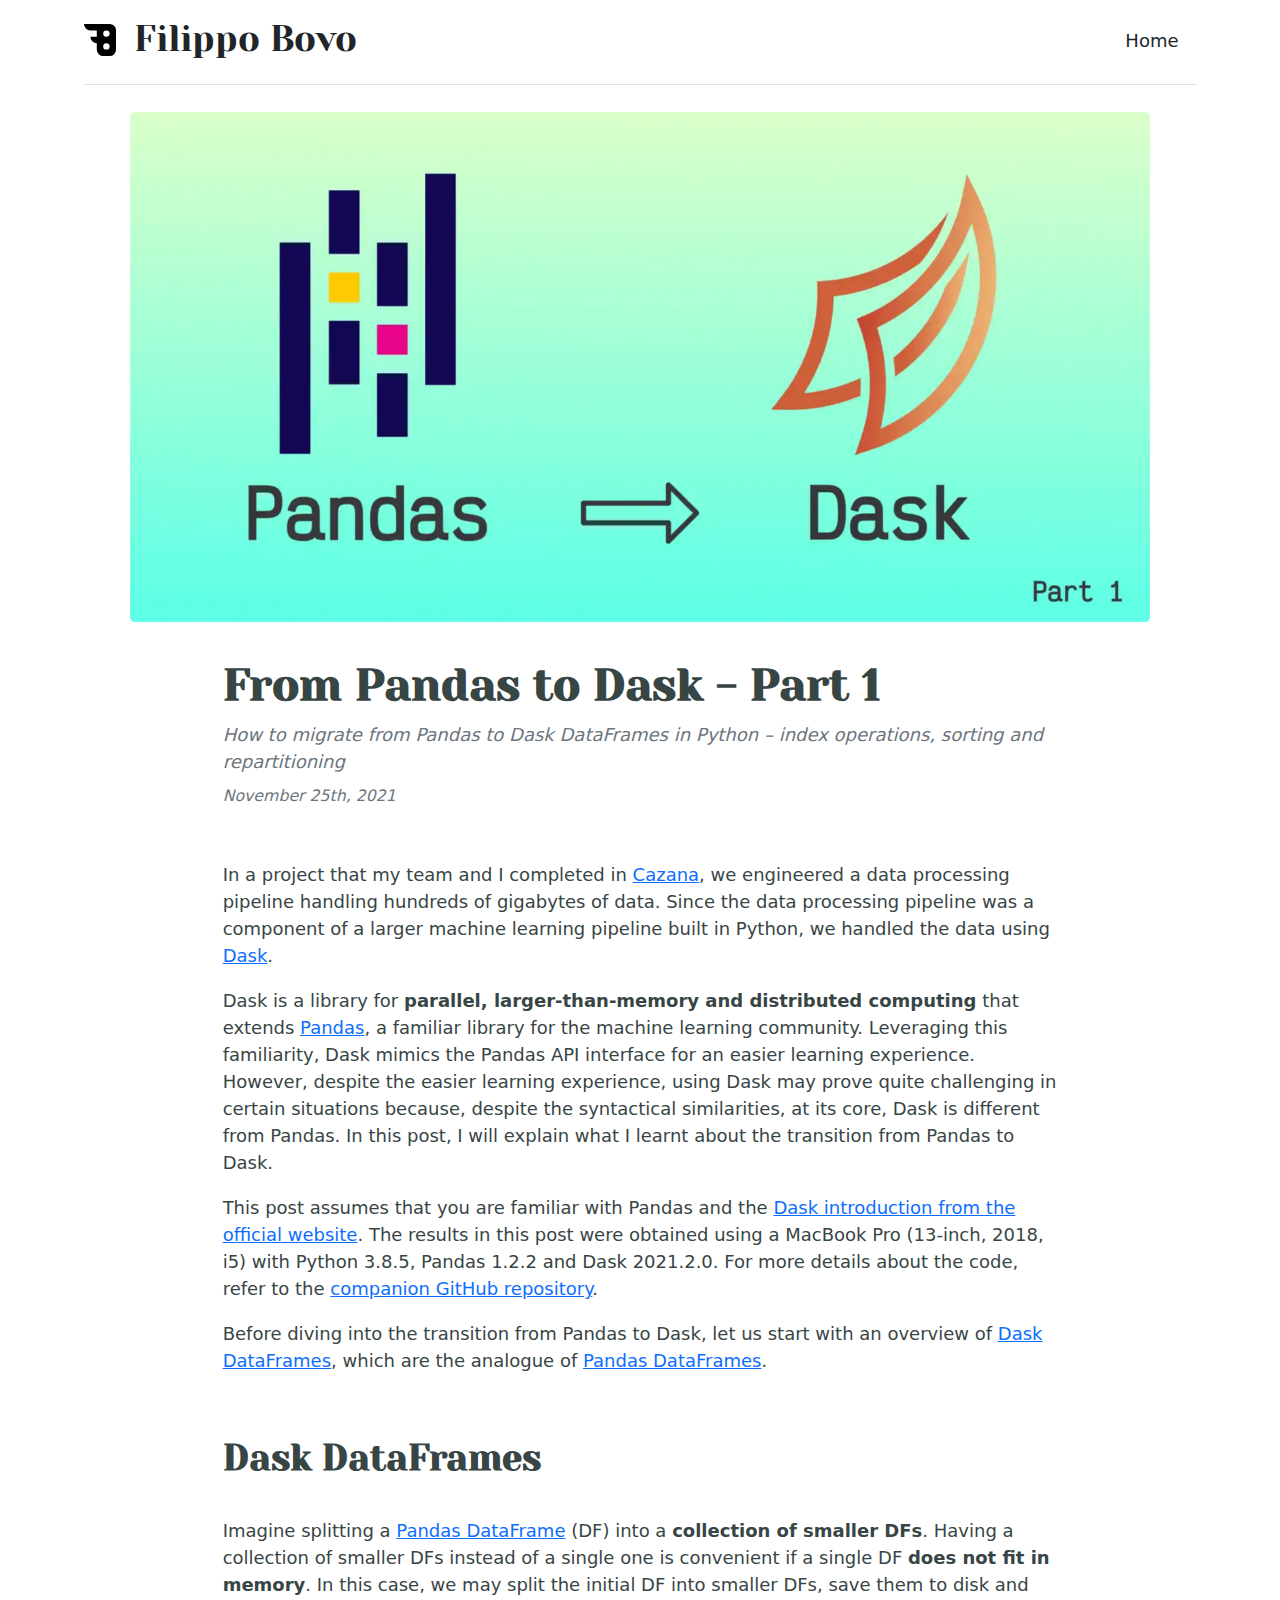
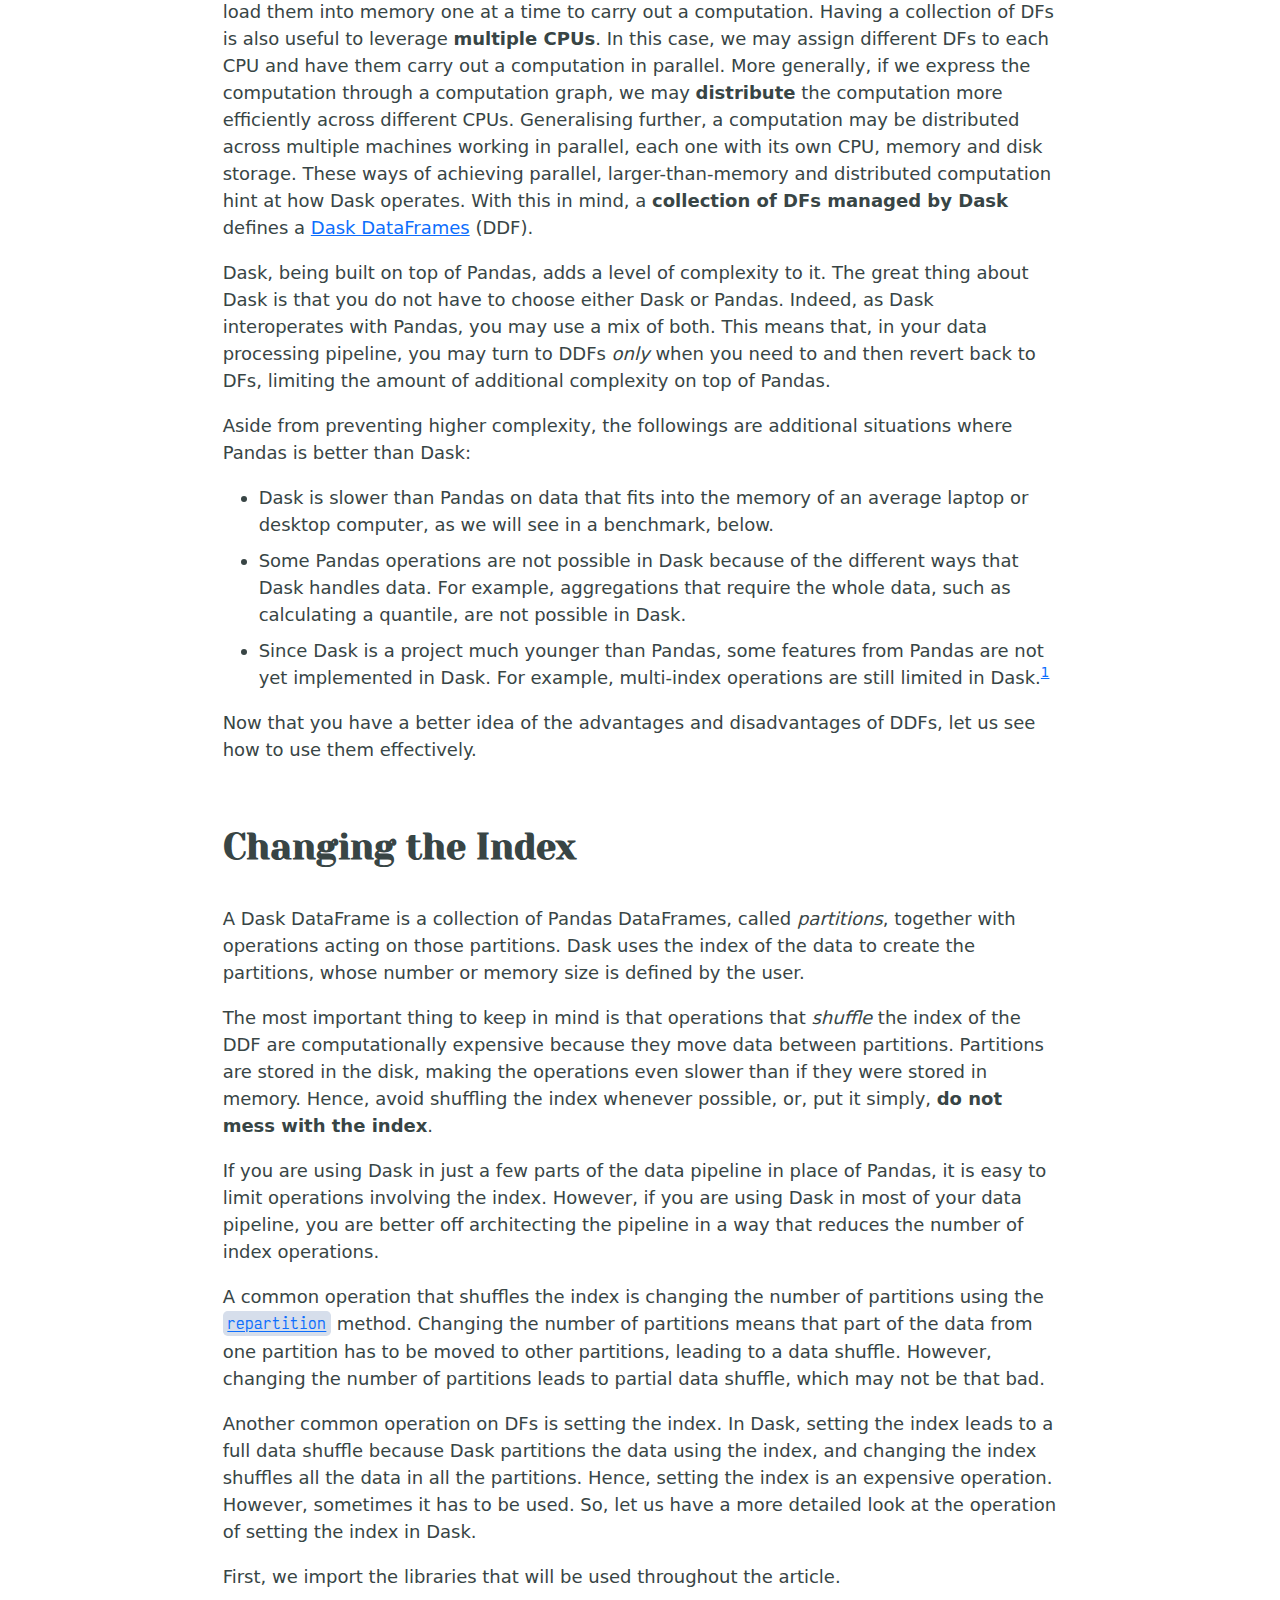
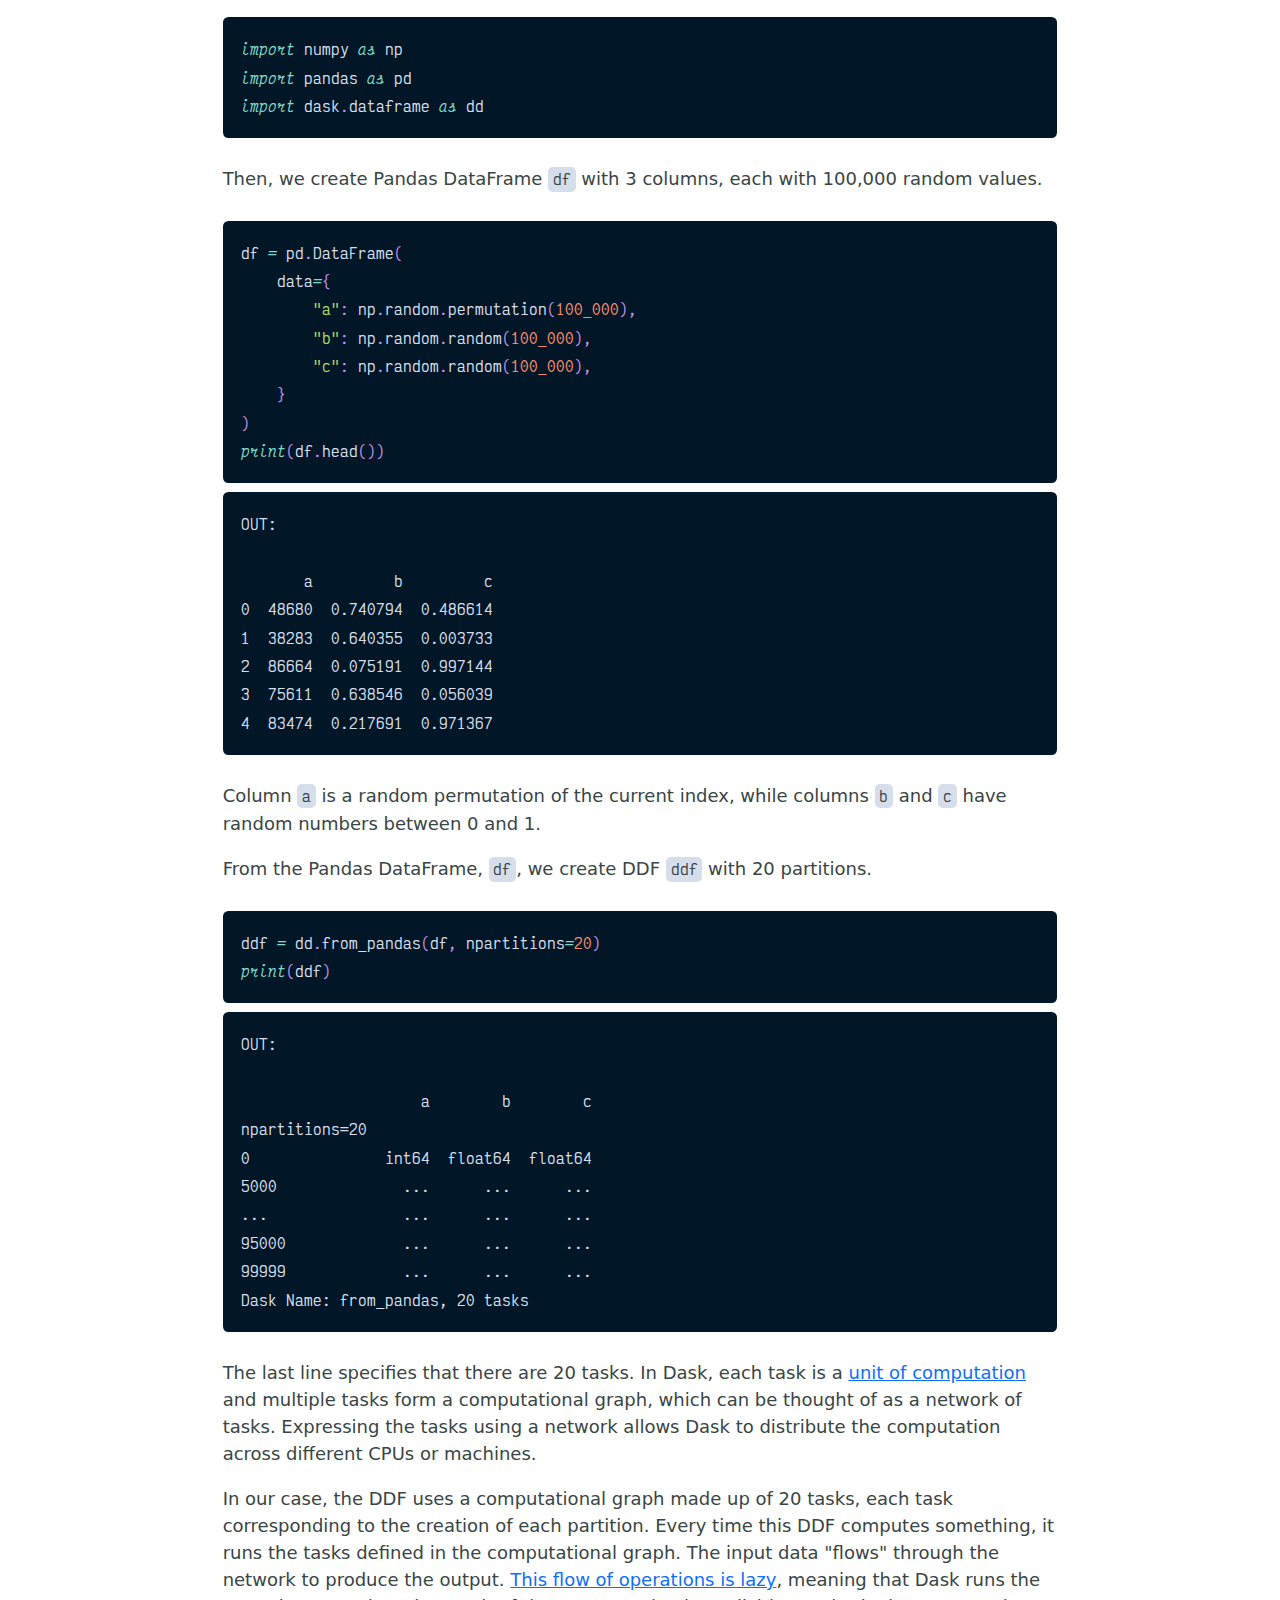
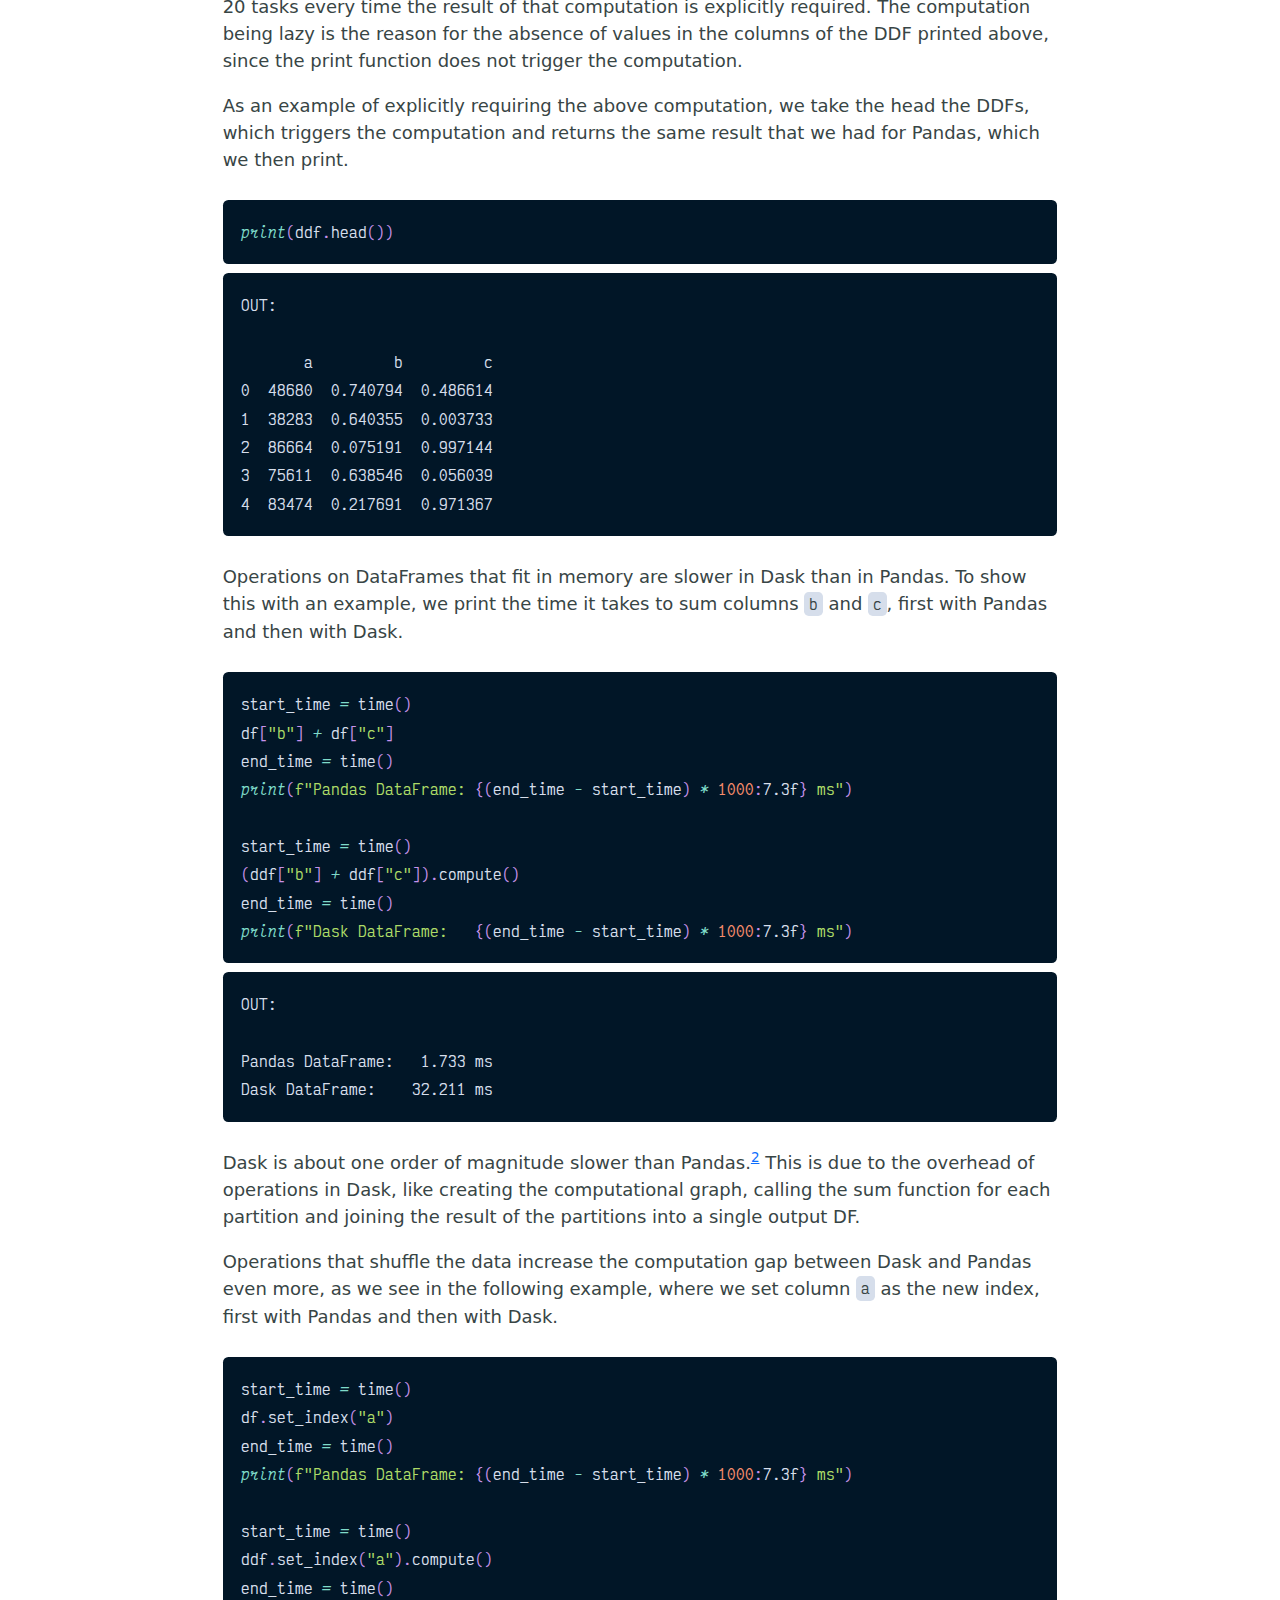
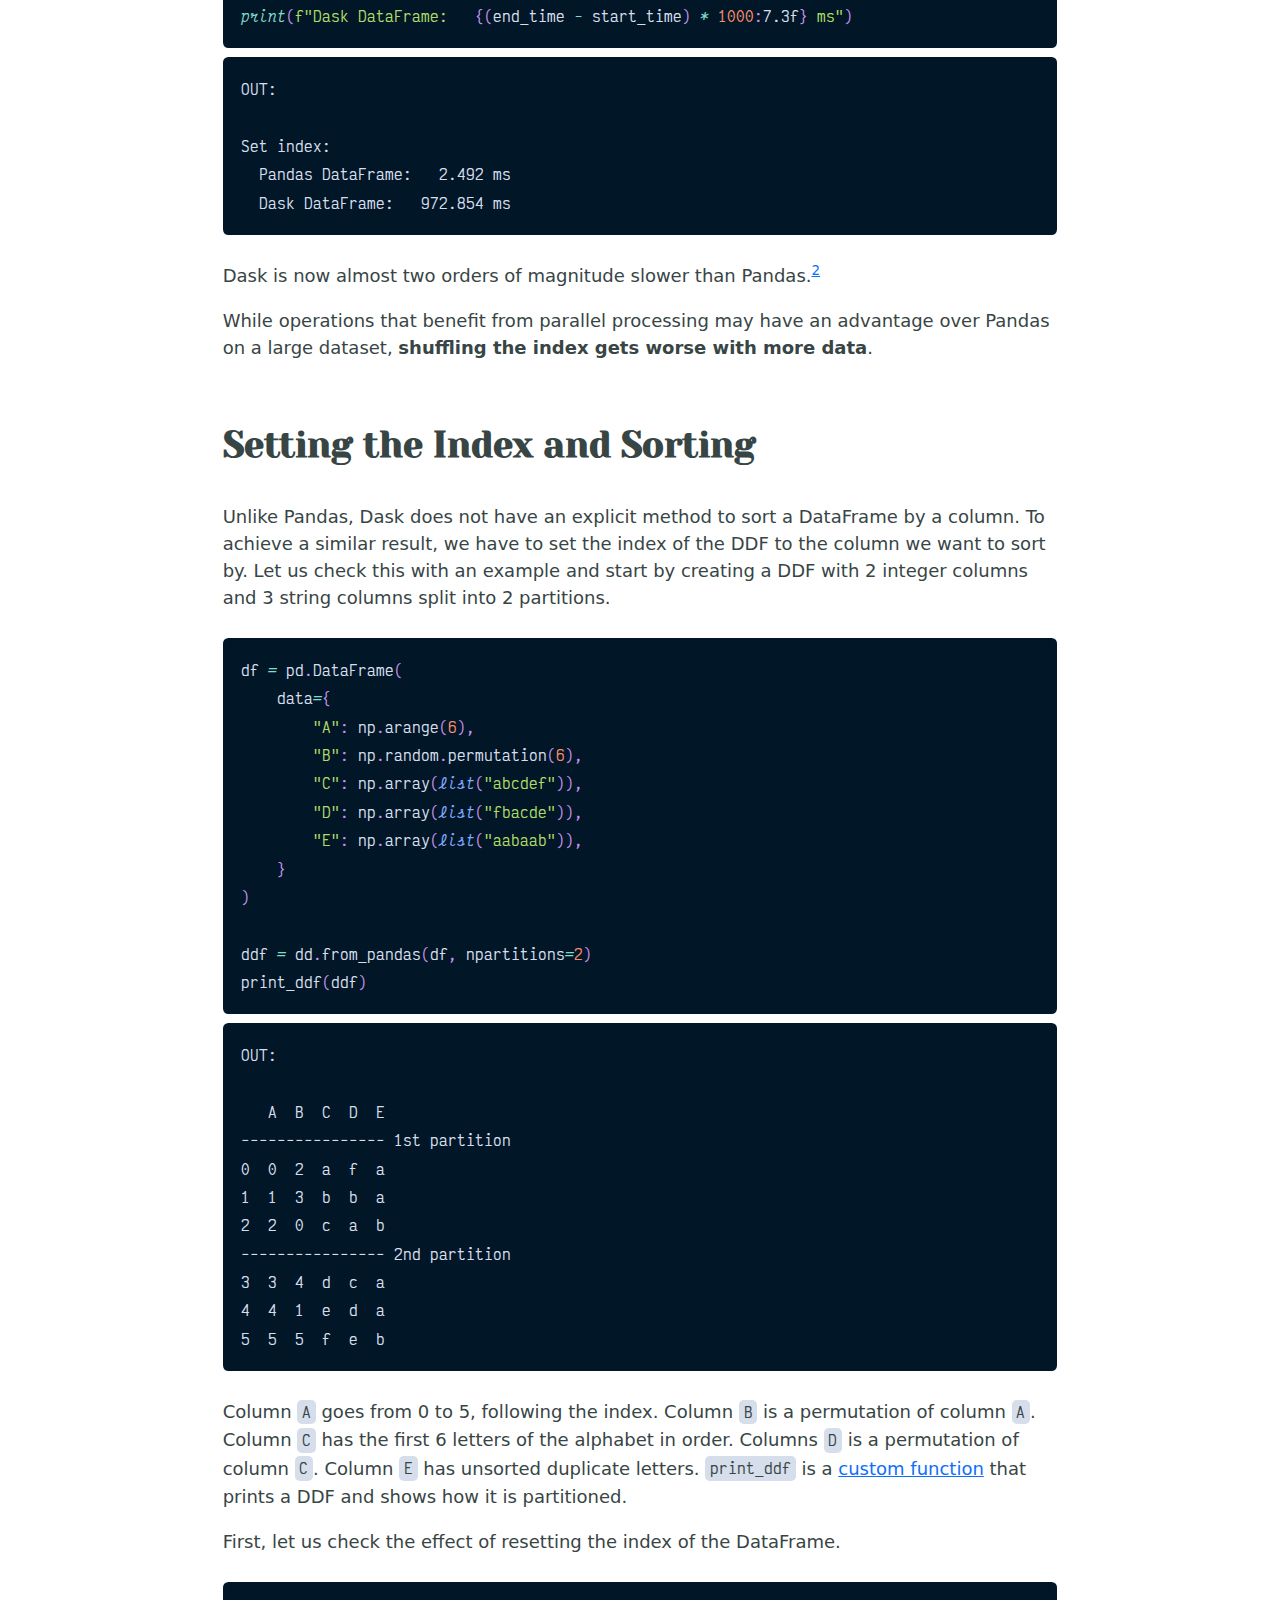
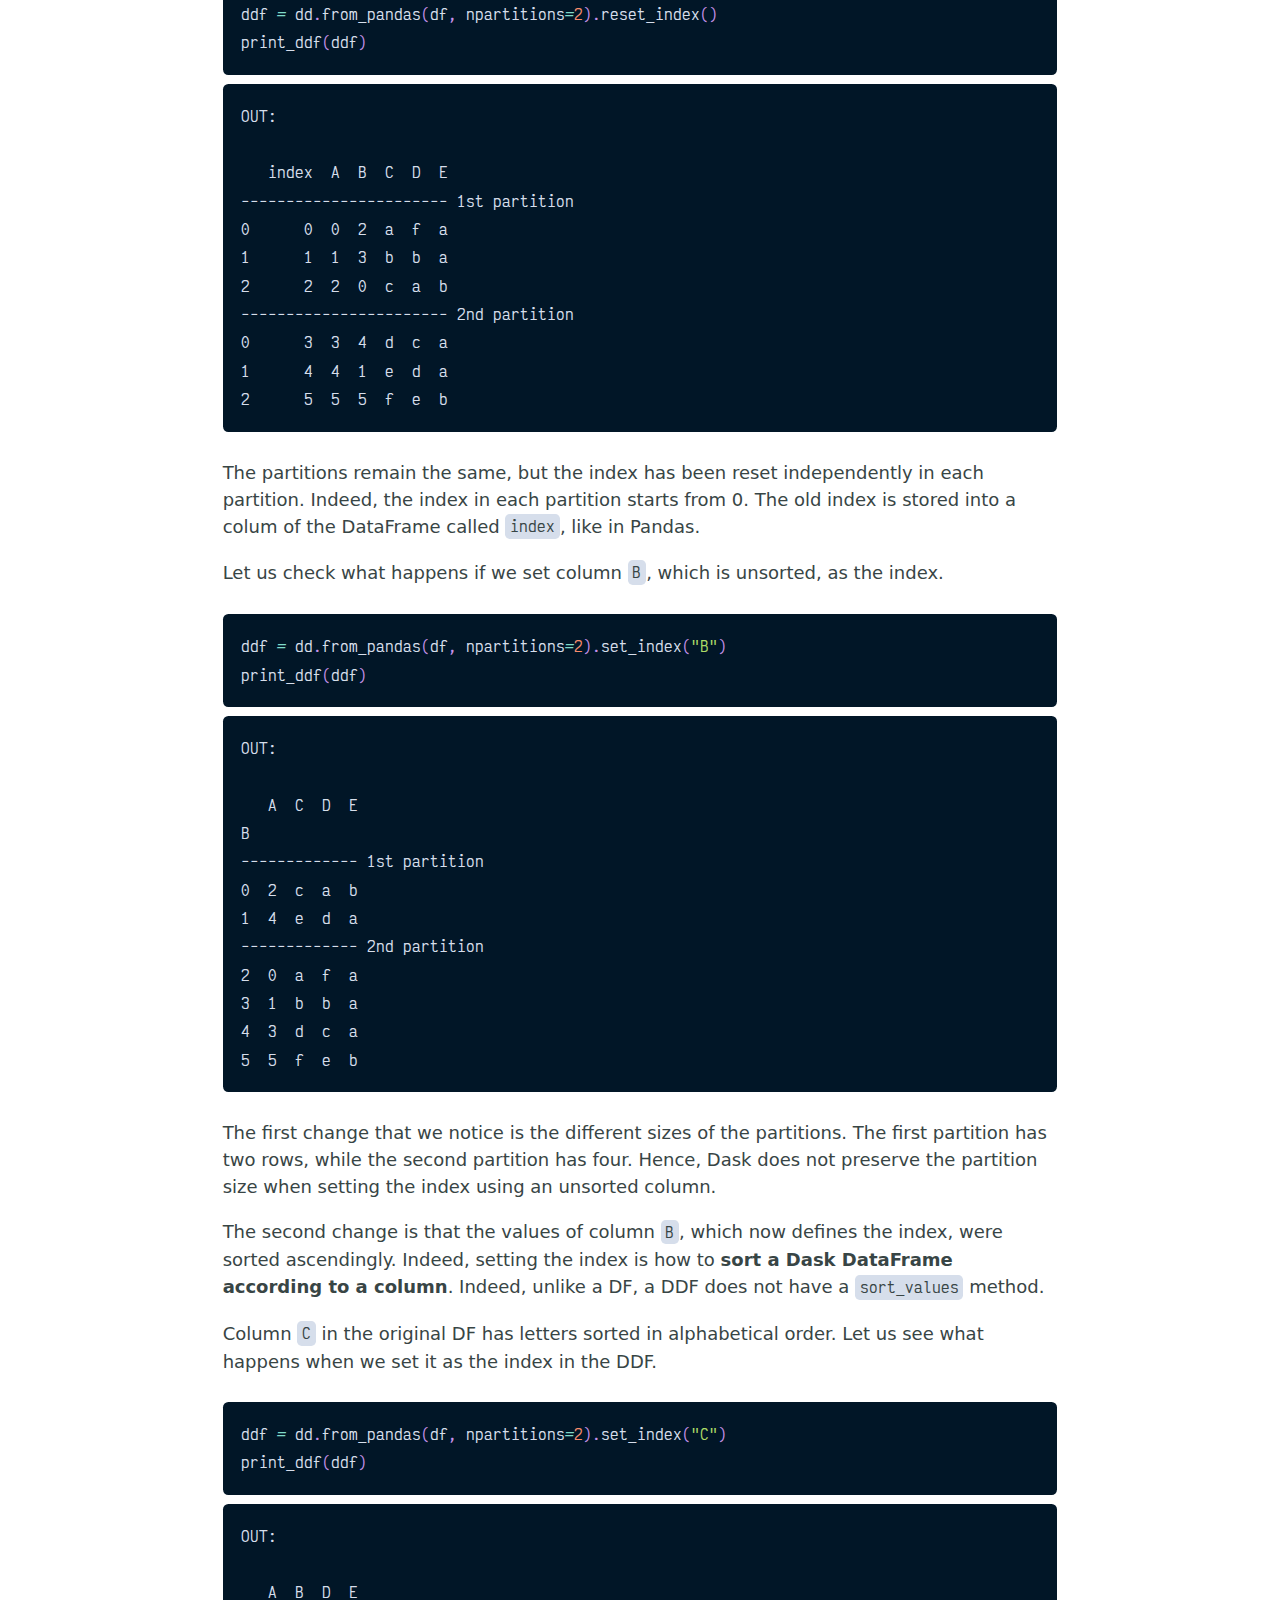
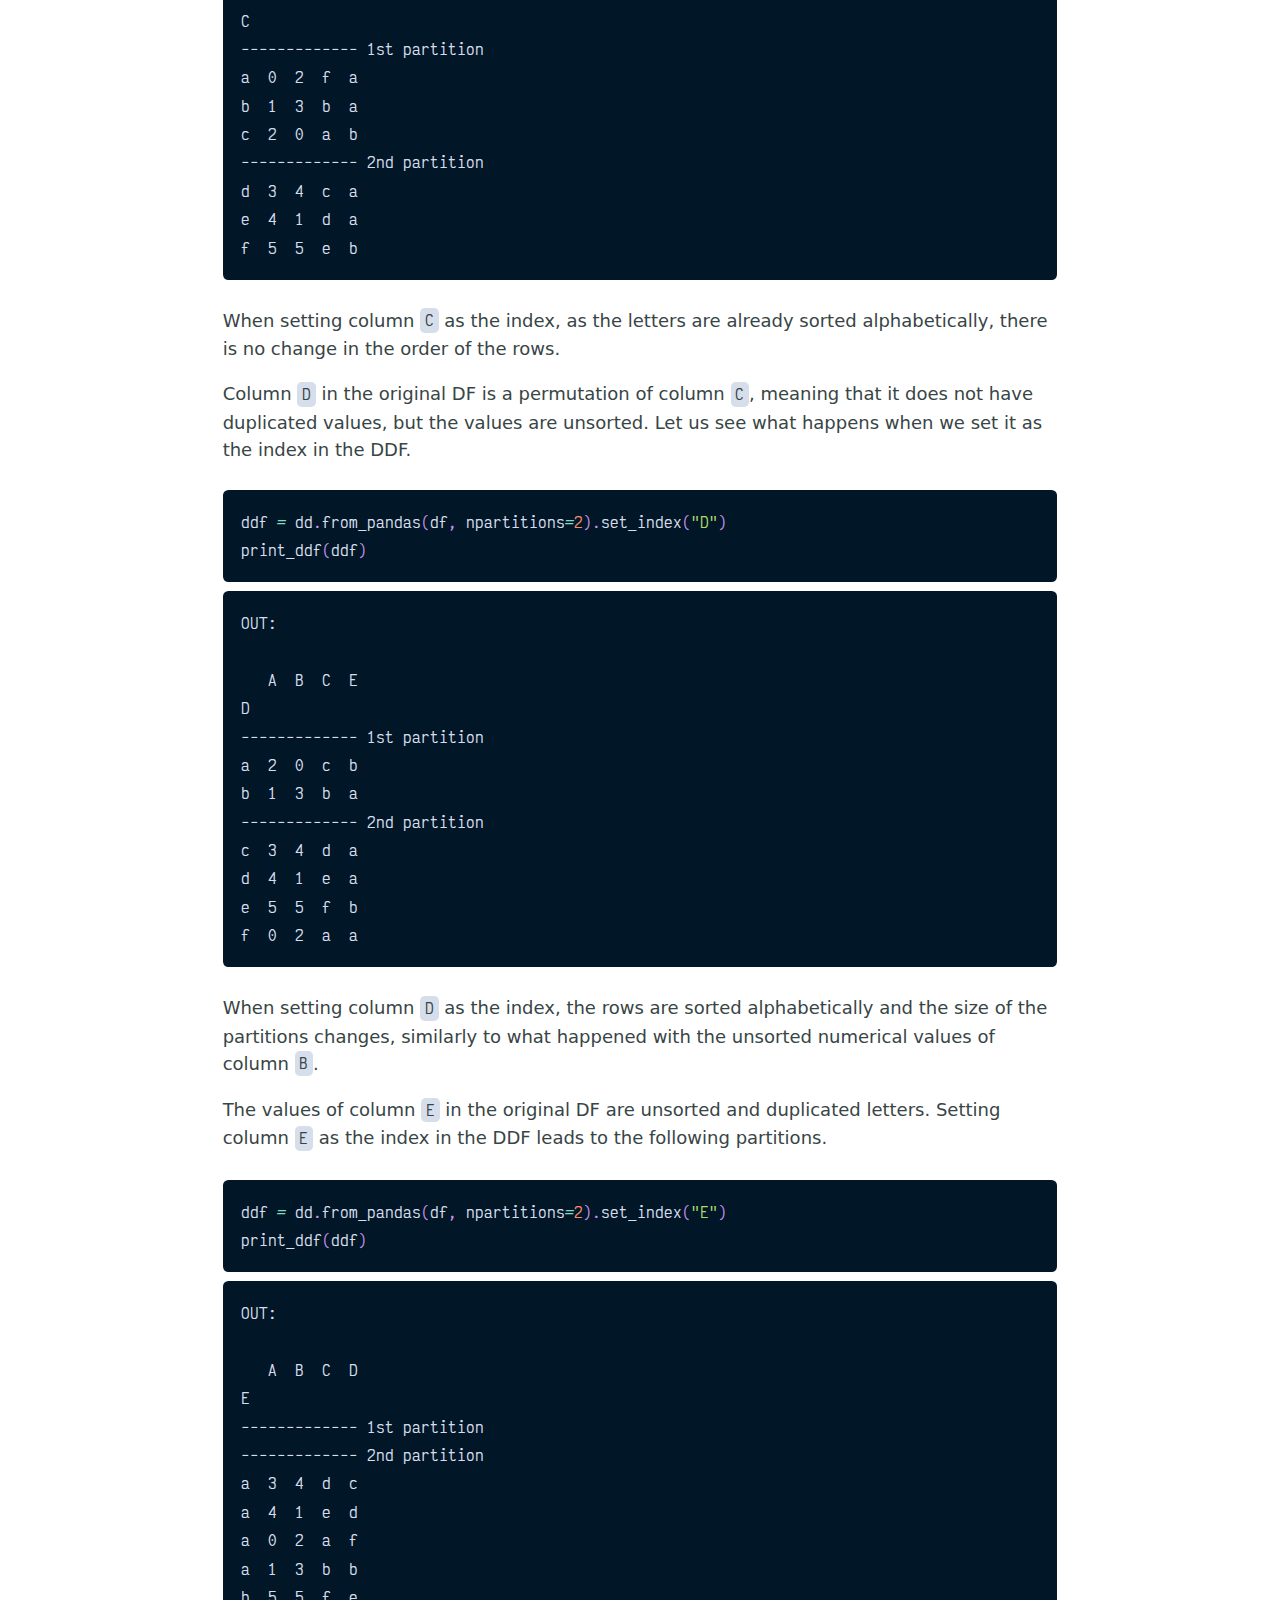
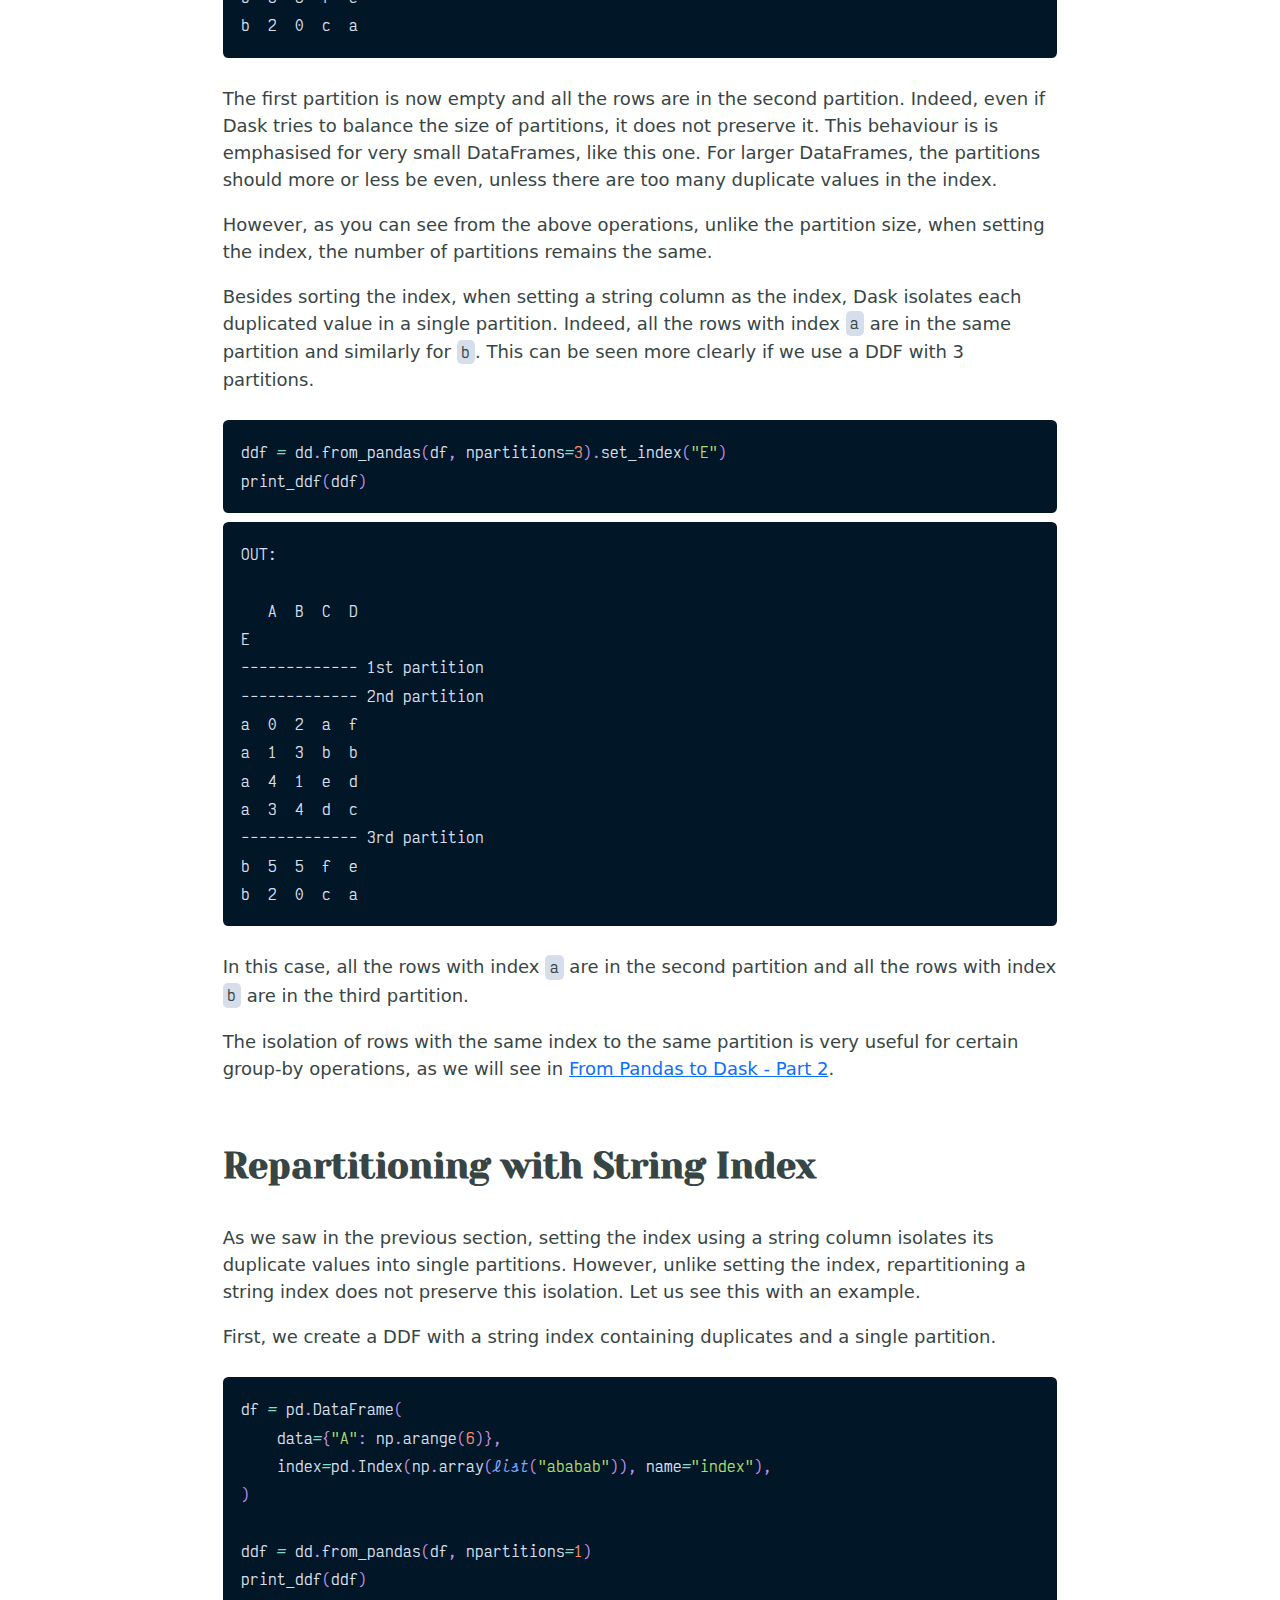
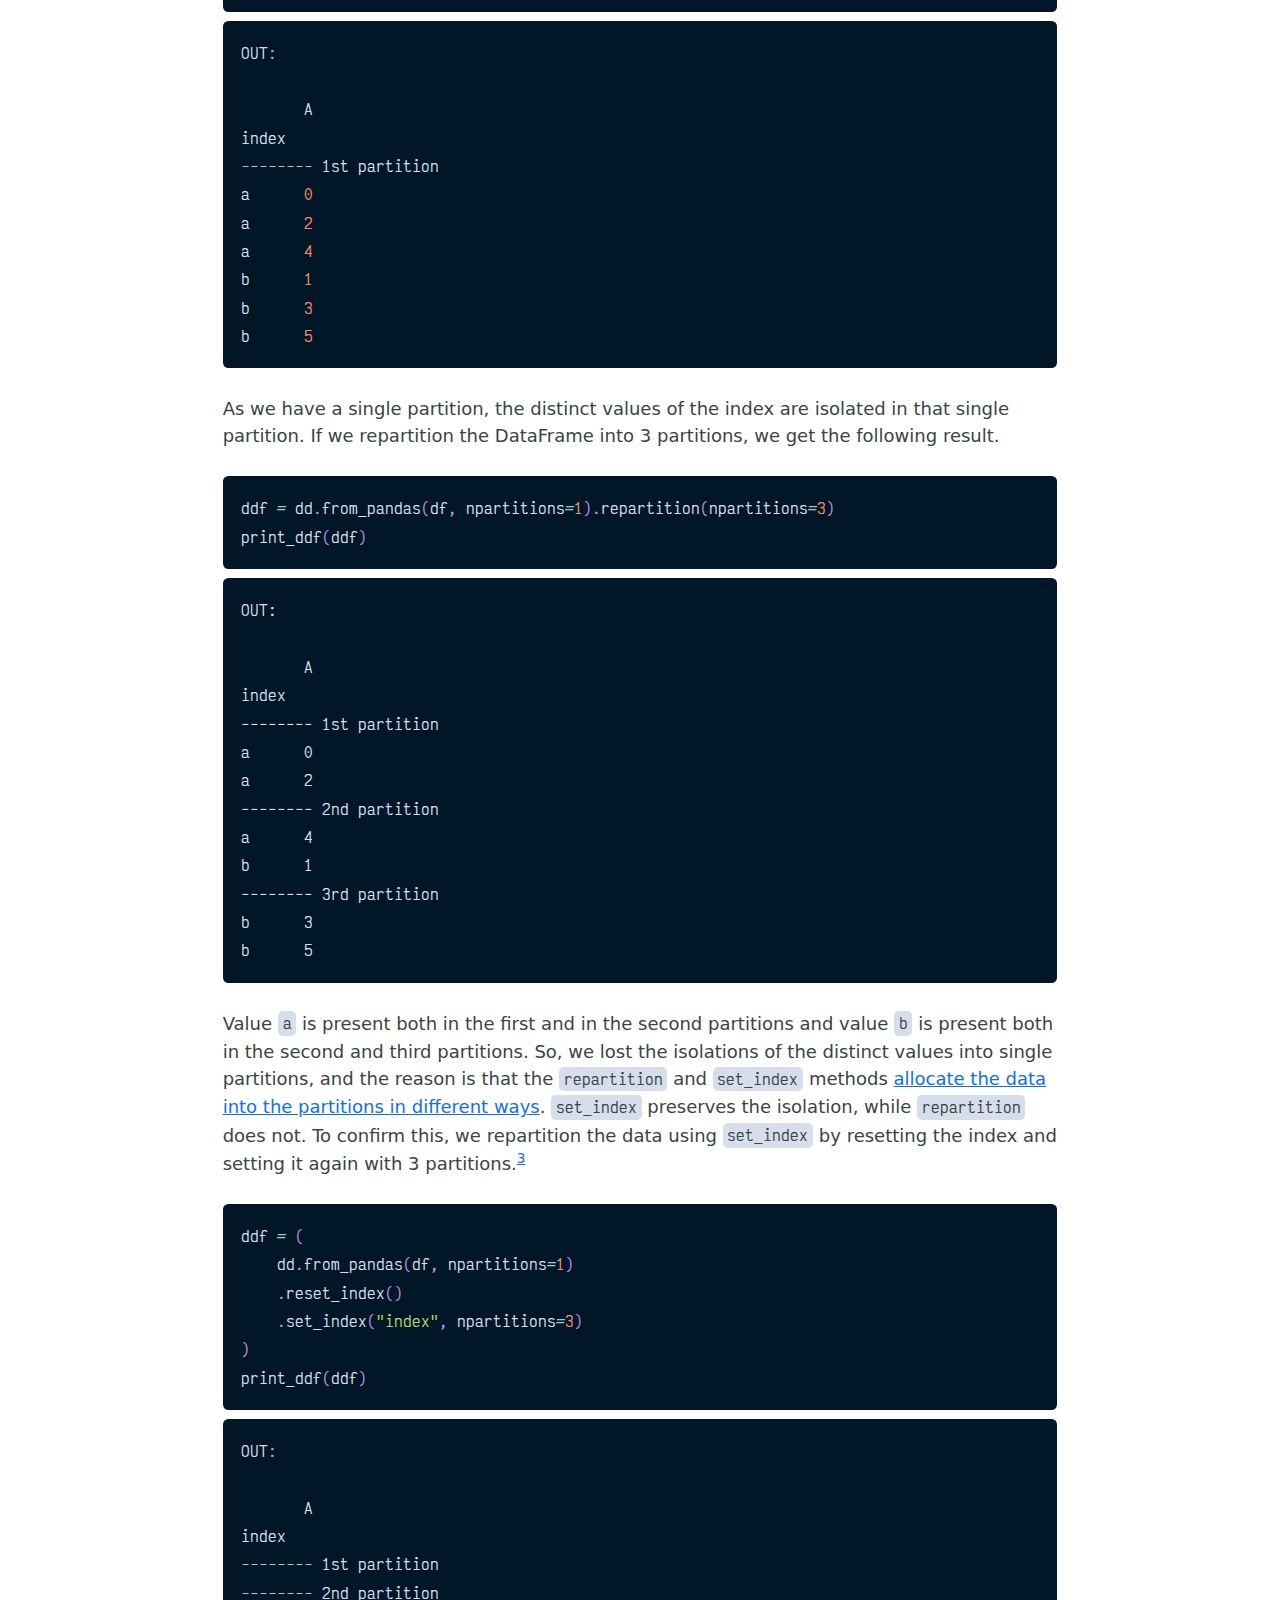
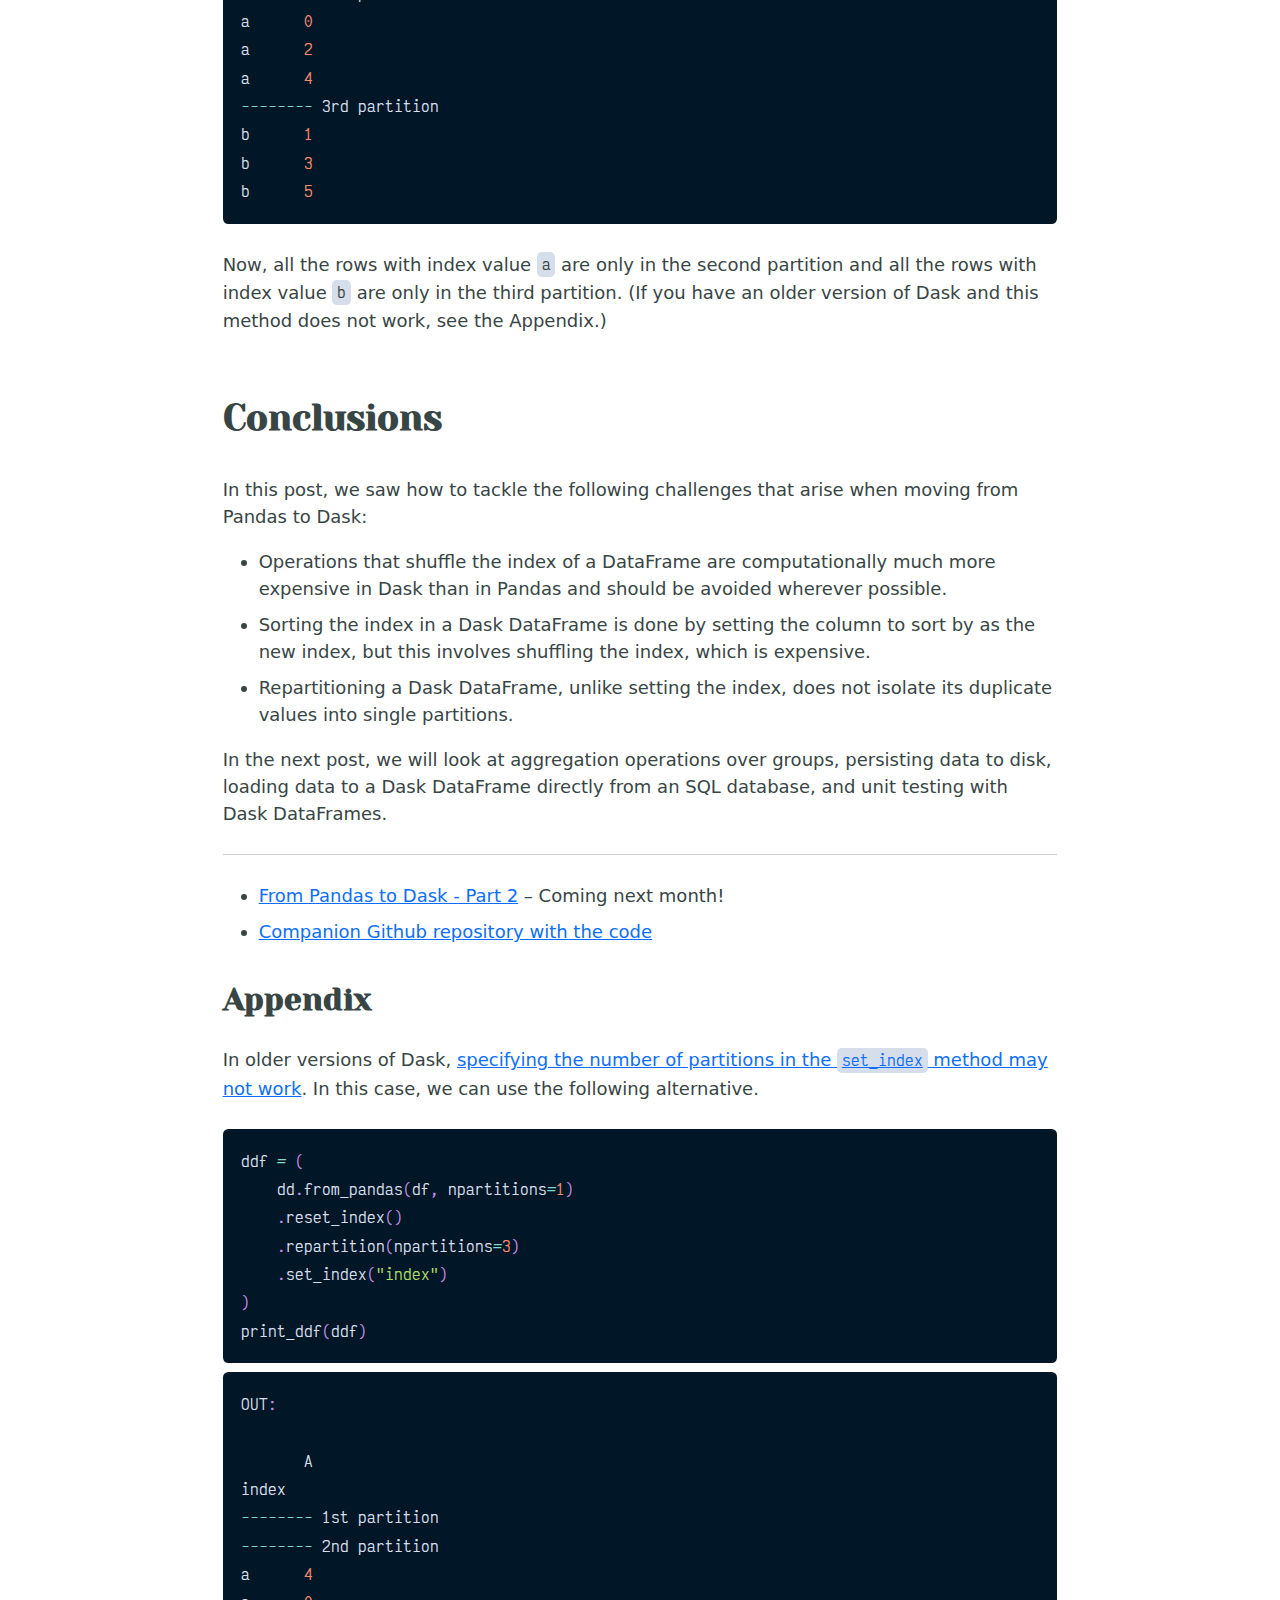
<file: posts/from-pandas-to-dask-part-1/index.html>
<!DOCTYPE html><html><head><meta charSet="utf-8"/><meta http-equiv="x-ua-compatible" content="ie=edge"/><meta name="viewport" content="width=device-width, initial-scale=1, shrink-to-fit=no"/><style data-href="/styles.22445a5c2645bab4b5ad.css" data-identity="gatsby-global-css">@font-face{font-display:swap;font-family:Victor Mono;font-style:normal;font-weight:500;src:url(/static/victor-mono-latin-500-normal-ee826e2c07b285826ccc204562016e86.woff2) format("woff2"),url(/static/victor-mono-latin-500-normal-2be66d803cec0e7e386beded9d8e8504.woff) format("woff")}@font-face{font-display:swap;font-family:Victor Mono;font-style:italic;font-weight:500;src:url(/static/victor-mono-latin-500-italic-ee748207c950adf9705de764def74509.woff2) format("woff2"),url(/static/victor-mono-latin-500-italic-a9b3470087ad3070932ed959fbea1664.woff) format("woff")}@font-face{font-display:swap;font-family:Victor Mono;font-style:normal;font-weight:700;src:url(/static/victor-mono-latin-700-normal-1c0b0e818325cf9d687725663ff2c736.woff2) format("woff2"),url(/static/victor-mono-latin-700-normal-bf727b9792543e917317eae4f4c7c61f.woff) format("woff")}

/*!
 * Bootstrap v5.1.3 (https://getbootstrap.com/)
 * Copyright 2011-2021 The Bootstrap Authors
 * Copyright 2011-2021 Twitter, Inc.
 * Licensed under MIT (https://github.com/twbs/bootstrap/blob/main/LICENSE)
 */:root{--bs-blue:#0d6efd;--bs-indigo:#6610f2;--bs-purple:#6f42c1;--bs-pink:#d63384;--bs-red:#dc3545;--bs-orange:#fd7e14;--bs-yellow:#ffc107;--bs-green:#198754;--bs-teal:#20c997;--bs-cyan:#0dcaf0;--bs-white:#fff;--bs-gray:#6c757d;--bs-gray-dark:#343a40;--bs-gray-100:#f8f9fa;--bs-gray-200:#e9ecef;--bs-gray-300:#dee2e6;--bs-gray-400:#ced4da;--bs-gray-500:#adb5bd;--bs-gray-600:#6c757d;--bs-gray-700:#495057;--bs-gray-800:#343a40;--bs-gray-900:#212529;--bs-primary:#0d6efd;--bs-secondary:#6c757d;--bs-success:#198754;--bs-info:#0dcaf0;--bs-warning:#ffc107;--bs-danger:#dc3545;--bs-light:#f8f9fa;--bs-dark:#212529;--bs-primary-rgb:13,110,253;--bs-secondary-rgb:108,117,125;--bs-success-rgb:25,135,84;--bs-info-rgb:13,202,240;--bs-warning-rgb:255,193,7;--bs-danger-rgb:220,53,69;--bs-light-rgb:248,249,250;--bs-dark-rgb:33,37,41;--bs-white-rgb:255,255,255;--bs-black-rgb:0,0,0;--bs-body-color-rgb:56,69,69;--bs-body-bg-rgb:255,255,255;--bs-font-sans-serif:system-ui,-apple-system,"Segoe UI",Roboto,"Helvetica Neue",Arial,"Noto Sans","Liberation Sans",sans-serif,"Apple Color Emoji","Segoe UI Emoji","Segoe UI Symbol","Noto Color Emoji";--bs-font-monospace:"Victor Mono","Courier New",Courier,monospace;--bs-gradient:linear-gradient(180deg,hsla(0,0%,100%,.15),hsla(0,0%,100%,0));--bs-root-font-size:18px;--bs-body-font-family:var(--bs-font-sans-serif);--bs-body-font-size:1rem;--bs-body-font-weight:400;--bs-body-line-height:1.5;--bs-body-color:#384545;--bs-body-bg:#fff}*,:after,:before{box-sizing:border-box}:root{font-size:var(--bs-root-font-size)}@media(prefers-reduced-motion:no-preference){:root{scroll-behavior:smooth}}body{-webkit-text-size-adjust:100%;-webkit-tap-highlight-color:rgba(0,0,0,0);background-color:var(--bs-body-bg);color:var(--bs-body-color);font-family:var(--bs-body-font-family);font-size:var(--bs-body-font-size);font-weight:var(--bs-body-font-weight);line-height:var(--bs-body-line-height);margin:0;text-align:var(--bs-body-text-align)}hr{background-color:currentColor;border:0;color:inherit;margin:1rem 0;opacity:.25}hr:not([size]){height:1px}.h1,.h2,.h3,.h4,.h5,.h6,h1,h2,h3,h4,h5,h6{font-weight:500;line-height:1.2;margin-bottom:.5rem;margin-top:0}.h1,h1{font-size:calc(1.375rem + 1.5vw)}@media(min-width:1200px){.h1,h1{font-size:2.5rem}}.h2,h2{font-size:calc(1.325rem + .9vw)}@media(min-width:1200px){.h2,h2{font-size:2rem}}.h3,h3{font-size:calc(1.3rem + .6vw)}@media(min-width:1200px){.h3,h3{font-size:1.75rem}}.h4,h4{font-size:calc(1.275rem + .3vw)}@media(min-width:1200px){.h4,h4{font-size:1.5rem}}.h5,h5{font-size:1.25rem}.h6,h6{font-size:1rem}p{margin-bottom:1rem;margin-top:0}abbr[data-bs-original-title],abbr[title]{cursor:help;-webkit-text-decoration:underline dotted;text-decoration:underline dotted;-webkit-text-decoration-skip-ink:none;text-decoration-skip-ink:none}address{font-style:normal;line-height:inherit;margin-bottom:1rem}ol,ul{padding-left:2rem}dl,ol,ul{margin-bottom:1rem;margin-top:0}ol ol,ol ul,ul ol,ul ul{margin-bottom:0}dt{font-weight:700}dd{margin-bottom:.5rem;margin-left:0}blockquote{margin:0 0 1rem}b,strong{font-weight:bolder}.small,small{font-size:.875em}.mark,mark{background-color:#fcf8e3;padding:.2em}sub,sup{font-size:.75em;line-height:0;position:relative;vertical-align:baseline}sub{bottom:-.25em}sup{top:-.5em}a{color:#0d6efd;text-decoration:underline}a:hover{color:#0a58ca}a:not([href]):not([class]),a:not([href]):not([class]):hover{color:inherit;text-decoration:none}code,kbd,pre,samp{direction:ltr;font-family:Victor Mono,Courier New,Courier,monospace;font-size:1em;unicode-bidi:bidi-override}pre{display:block;font-size:.875em;margin-bottom:1rem;margin-top:0;overflow:auto}pre code{color:inherit;font-size:inherit;word-break:normal}code{word-wrap:break-word;color:#d63384;font-size:.875em}a>code{color:inherit}kbd{background-color:#212529;border-radius:.2rem;color:#fff;font-size:.875em;padding:.2rem .4rem}kbd kbd{font-size:1em;font-weight:700;padding:0}figure{margin:0 0 1rem}img,svg{vertical-align:middle}table{border-collapse:collapse;caption-side:bottom}caption{color:#6c757d;padding-bottom:.5rem;padding-top:.5rem;text-align:left}th{text-align:inherit;text-align:-webkit-match-parent}tbody,td,tfoot,th,thead,tr{border:0 solid;border-color:inherit}label{display:inline-block}button{border-radius:0}button:focus:not(:focus-visible){outline:0}button,input,optgroup,select,textarea{font-family:inherit;font-size:inherit;line-height:inherit;margin:0}button,select{text-transform:none}[role=button]{cursor:pointer}select{word-wrap:normal}select:disabled{opacity:1}[list]::-webkit-calendar-picker-indicator{display:none}[type=button],[type=reset],[type=submit],button{-webkit-appearance:button}[type=button]:not(:disabled),[type=reset]:not(:disabled),[type=submit]:not(:disabled),button:not(:disabled){cursor:pointer}::-moz-focus-inner{border-style:none;padding:0}textarea{resize:vertical}fieldset{border:0;margin:0;min-width:0;padding:0}legend{float:left;font-size:calc(1.275rem + .3vw);line-height:inherit;margin-bottom:.5rem;padding:0;width:100%}@media(min-width:1200px){legend{font-size:1.5rem}}legend+*{clear:left}::-webkit-datetime-edit-day-field,::-webkit-datetime-edit-fields-wrapper,::-webkit-datetime-edit-hour-field,::-webkit-datetime-edit-minute,::-webkit-datetime-edit-month-field,::-webkit-datetime-edit-text,::-webkit-datetime-edit-year-field{padding:0}::-webkit-inner-spin-button{height:auto}[type=search]{-webkit-appearance:textfield;outline-offset:-2px}::-webkit-search-decoration{-webkit-appearance:none}::-webkit-color-swatch-wrapper{padding:0}::file-selector-button{font:inherit}::-webkit-file-upload-button{-webkit-appearance:button;font:inherit}output{display:inline-block}iframe{border:0}summary{cursor:pointer;display:list-item}progress{vertical-align:baseline}[hidden]{display:none!important}.lead{font-size:1.25rem;font-weight:300}.display-1{font-size:calc(1.625rem + 4.5vw);font-weight:300;line-height:1.2}@media(min-width:1200px){.display-1{font-size:5rem}}.display-2{font-size:calc(1.575rem + 3.9vw);font-weight:300;line-height:1.2}@media(min-width:1200px){.display-2{font-size:4.5rem}}.display-3{font-size:calc(1.525rem + 3.3vw);font-weight:300;line-height:1.2}@media(min-width:1200px){.display-3{font-size:4rem}}.display-4{font-size:calc(1.475rem + 2.7vw);font-weight:300;line-height:1.2}@media(min-width:1200px){.display-4{font-size:3.5rem}}.display-5{font-size:calc(1.425rem + 2.1vw);font-weight:300;line-height:1.2}@media(min-width:1200px){.display-5{font-size:3rem}}.display-6{font-size:calc(1.375rem + 1.5vw);font-weight:300;line-height:1.2}@media(min-width:1200px){.display-6{font-size:2.5rem}}.list-inline,.list-unstyled{list-style:none;padding-left:0}.list-inline-item{display:inline-block}.list-inline-item:not(:last-child){margin-right:.5rem}.initialism{font-size:.875em;text-transform:uppercase}.blockquote{font-size:1.25rem;margin-bottom:1rem}.blockquote>:last-child{margin-bottom:0}.blockquote-footer{color:#6c757d;font-size:.875em;margin-bottom:1rem;margin-top:-1rem}.blockquote-footer:before{content:"— "}.img-fluid,.img-thumbnail{height:auto;max-width:100%}.img-thumbnail{background-color:#fff;border:1px solid #dee2e6;border-radius:.25rem;padding:.25rem}.figure{display:inline-block}.figure-img{line-height:1;margin-bottom:.5rem}.figure-caption,.gatsby-resp-image-figcaption{color:#6c757d;font-size:.875em}.container,.container-fluid,.container-lg,.container-md,.container-sm,.container-xl,.container-xxl{margin-left:auto;margin-right:auto;padding-left:var(--bs-gutter-x,.75rem);padding-right:var(--bs-gutter-x,.75rem);width:100%}@media(min-width:576px){.container,.container-sm{max-width:540px}}@media(min-width:768px){.container,.container-md,.container-sm{max-width:720px}}@media(min-width:992px){.container,.container-lg,.container-md,.container-sm{max-width:960px}}@media(min-width:1200px){.container,.container-lg,.container-md,.container-sm,.container-xl{max-width:1140px}}@media(min-width:1400px){.container,.container-lg,.container-md,.container-sm,.container-xl,.container-xxl{max-width:1320px}}.row{--bs-gutter-x:1.5rem;--bs-gutter-y:0;display:flex;flex-wrap:wrap;margin-left:calc(var(--bs-gutter-x)*-.5);margin-right:calc(var(--bs-gutter-x)*-.5);margin-top:calc(var(--bs-gutter-y)*-1)}.row>*{flex-shrink:0;margin-top:var(--bs-gutter-y);max-width:100%;padding-left:calc(var(--bs-gutter-x)*.5);padding-right:calc(var(--bs-gutter-x)*.5);width:100%}.col{flex:1 0}.row-cols-auto>*{flex:0 0 auto;width:auto}.row-cols-1>*{flex:0 0 auto;width:100%}.row-cols-2>*{flex:0 0 auto;width:50%}.row-cols-3>*{flex:0 0 auto;width:33.3333333333%}.row-cols-4>*{flex:0 0 auto;width:25%}.row-cols-5>*{flex:0 0 auto;width:20%}.row-cols-6>*{flex:0 0 auto;width:16.6666666667%}.col-auto{flex:0 0 auto;width:auto}.col-1{flex:0 0 auto;width:8.33333333%}.col-2{flex:0 0 auto;width:16.66666667%}.col-3{flex:0 0 auto;width:25%}.col-4{flex:0 0 auto;width:33.33333333%}.col-5{flex:0 0 auto;width:41.66666667%}.col-6{flex:0 0 auto;width:50%}.col-7{flex:0 0 auto;width:58.33333333%}.col-8{flex:0 0 auto;width:66.66666667%}.col-9{flex:0 0 auto;width:75%}.col-10{flex:0 0 auto;width:83.33333333%}.col-11{flex:0 0 auto;width:91.66666667%}.col-12{flex:0 0 auto;width:100%}.offset-1{margin-left:8.33333333%}.offset-2{margin-left:16.66666667%}.offset-3{margin-left:25%}.offset-4{margin-left:33.33333333%}.offset-5{margin-left:41.66666667%}.offset-6{margin-left:50%}.offset-7{margin-left:58.33333333%}.offset-8{margin-left:66.66666667%}.offset-9{margin-left:75%}.offset-10{margin-left:83.33333333%}.offset-11{margin-left:91.66666667%}.g-0,.gx-0{--bs-gutter-x:0}.g-0,.gy-0{--bs-gutter-y:0}.g-1,.gx-1{--bs-gutter-x:0.25rem}.g-1,.gy-1{--bs-gutter-y:0.25rem}.g-2,.gx-2{--bs-gutter-x:0.5rem}.g-2,.gy-2{--bs-gutter-y:0.5rem}.g-3,.gx-3{--bs-gutter-x:1rem}.g-3,.gy-3{--bs-gutter-y:1rem}.g-4,.gx-4{--bs-gutter-x:1.5rem}.g-4,.gy-4{--bs-gutter-y:1.5rem}.g-5,.gx-5{--bs-gutter-x:3rem}.g-5,.gy-5{--bs-gutter-y:3rem}@media(min-width:576px){.col-sm{flex:1 0}.row-cols-sm-auto>*{flex:0 0 auto;width:auto}.row-cols-sm-1>*{flex:0 0 auto;width:100%}.row-cols-sm-2>*{flex:0 0 auto;width:50%}.row-cols-sm-3>*{flex:0 0 auto;width:33.3333333333%}.row-cols-sm-4>*{flex:0 0 auto;width:25%}.row-cols-sm-5>*{flex:0 0 auto;width:20%}.row-cols-sm-6>*{flex:0 0 auto;width:16.6666666667%}.col-sm-auto{flex:0 0 auto;width:auto}.col-sm-1{flex:0 0 auto;width:8.33333333%}.col-sm-2{flex:0 0 auto;width:16.66666667%}.col-sm-3{flex:0 0 auto;width:25%}.col-sm-4{flex:0 0 auto;width:33.33333333%}.col-sm-5{flex:0 0 auto;width:41.66666667%}.col-sm-6{flex:0 0 auto;width:50%}.col-sm-7{flex:0 0 auto;width:58.33333333%}.col-sm-8{flex:0 0 auto;width:66.66666667%}.col-sm-9{flex:0 0 auto;width:75%}.col-sm-10{flex:0 0 auto;width:83.33333333%}.col-sm-11{flex:0 0 auto;width:91.66666667%}.col-sm-12{flex:0 0 auto;width:100%}.offset-sm-0{margin-left:0}.offset-sm-1{margin-left:8.33333333%}.offset-sm-2{margin-left:16.66666667%}.offset-sm-3{margin-left:25%}.offset-sm-4{margin-left:33.33333333%}.offset-sm-5{margin-left:41.66666667%}.offset-sm-6{margin-left:50%}.offset-sm-7{margin-left:58.33333333%}.offset-sm-8{margin-left:66.66666667%}.offset-sm-9{margin-left:75%}.offset-sm-10{margin-left:83.33333333%}.offset-sm-11{margin-left:91.66666667%}.g-sm-0,.gx-sm-0{--bs-gutter-x:0}.g-sm-0,.gy-sm-0{--bs-gutter-y:0}.g-sm-1,.gx-sm-1{--bs-gutter-x:0.25rem}.g-sm-1,.gy-sm-1{--bs-gutter-y:0.25rem}.g-sm-2,.gx-sm-2{--bs-gutter-x:0.5rem}.g-sm-2,.gy-sm-2{--bs-gutter-y:0.5rem}.g-sm-3,.gx-sm-3{--bs-gutter-x:1rem}.g-sm-3,.gy-sm-3{--bs-gutter-y:1rem}.g-sm-4,.gx-sm-4{--bs-gutter-x:1.5rem}.g-sm-4,.gy-sm-4{--bs-gutter-y:1.5rem}.g-sm-5,.gx-sm-5{--bs-gutter-x:3rem}.g-sm-5,.gy-sm-5{--bs-gutter-y:3rem}}@media(min-width:768px){.col-md{flex:1 0}.row-cols-md-auto>*{flex:0 0 auto;width:auto}.row-cols-md-1>*{flex:0 0 auto;width:100%}.row-cols-md-2>*{flex:0 0 auto;width:50%}.row-cols-md-3>*{flex:0 0 auto;width:33.3333333333%}.row-cols-md-4>*{flex:0 0 auto;width:25%}.row-cols-md-5>*{flex:0 0 auto;width:20%}.row-cols-md-6>*{flex:0 0 auto;width:16.6666666667%}.col-md-auto{flex:0 0 auto;width:auto}.col-md-1{flex:0 0 auto;width:8.33333333%}.col-md-2{flex:0 0 auto;width:16.66666667%}.col-md-3{flex:0 0 auto;width:25%}.col-md-4{flex:0 0 auto;width:33.33333333%}.col-md-5{flex:0 0 auto;width:41.66666667%}.col-md-6{flex:0 0 auto;width:50%}.col-md-7{flex:0 0 auto;width:58.33333333%}.col-md-8{flex:0 0 auto;width:66.66666667%}.col-md-9{flex:0 0 auto;width:75%}.col-md-10{flex:0 0 auto;width:83.33333333%}.col-md-11{flex:0 0 auto;width:91.66666667%}.col-md-12{flex:0 0 auto;width:100%}.offset-md-0{margin-left:0}.offset-md-1{margin-left:8.33333333%}.offset-md-2{margin-left:16.66666667%}.offset-md-3{margin-left:25%}.offset-md-4{margin-left:33.33333333%}.offset-md-5{margin-left:41.66666667%}.offset-md-6{margin-left:50%}.offset-md-7{margin-left:58.33333333%}.offset-md-8{margin-left:66.66666667%}.offset-md-9{margin-left:75%}.offset-md-10{margin-left:83.33333333%}.offset-md-11{margin-left:91.66666667%}.g-md-0,.gx-md-0{--bs-gutter-x:0}.g-md-0,.gy-md-0{--bs-gutter-y:0}.g-md-1,.gx-md-1{--bs-gutter-x:0.25rem}.g-md-1,.gy-md-1{--bs-gutter-y:0.25rem}.g-md-2,.gx-md-2{--bs-gutter-x:0.5rem}.g-md-2,.gy-md-2{--bs-gutter-y:0.5rem}.g-md-3,.gx-md-3{--bs-gutter-x:1rem}.g-md-3,.gy-md-3{--bs-gutter-y:1rem}.g-md-4,.gx-md-4{--bs-gutter-x:1.5rem}.g-md-4,.gy-md-4{--bs-gutter-y:1.5rem}.g-md-5,.gx-md-5{--bs-gutter-x:3rem}.g-md-5,.gy-md-5{--bs-gutter-y:3rem}}@media(min-width:992px){.col-lg{flex:1 0}.row-cols-lg-auto>*{flex:0 0 auto;width:auto}.row-cols-lg-1>*{flex:0 0 auto;width:100%}.row-cols-lg-2>*{flex:0 0 auto;width:50%}.row-cols-lg-3>*{flex:0 0 auto;width:33.3333333333%}.row-cols-lg-4>*{flex:0 0 auto;width:25%}.row-cols-lg-5>*{flex:0 0 auto;width:20%}.row-cols-lg-6>*{flex:0 0 auto;width:16.6666666667%}.col-lg-auto{flex:0 0 auto;width:auto}.col-lg-1{flex:0 0 auto;width:8.33333333%}.col-lg-2{flex:0 0 auto;width:16.66666667%}.col-lg-3{flex:0 0 auto;width:25%}.col-lg-4{flex:0 0 auto;width:33.33333333%}.col-lg-5{flex:0 0 auto;width:41.66666667%}.col-lg-6{flex:0 0 auto;width:50%}.col-lg-7{flex:0 0 auto;width:58.33333333%}.col-lg-8{flex:0 0 auto;width:66.66666667%}.col-lg-9{flex:0 0 auto;width:75%}.col-lg-10{flex:0 0 auto;width:83.33333333%}.col-lg-11{flex:0 0 auto;width:91.66666667%}.col-lg-12{flex:0 0 auto;width:100%}.offset-lg-0{margin-left:0}.offset-lg-1{margin-left:8.33333333%}.offset-lg-2{margin-left:16.66666667%}.offset-lg-3{margin-left:25%}.offset-lg-4{margin-left:33.33333333%}.offset-lg-5{margin-left:41.66666667%}.offset-lg-6{margin-left:50%}.offset-lg-7{margin-left:58.33333333%}.offset-lg-8{margin-left:66.66666667%}.offset-lg-9{margin-left:75%}.offset-lg-10{margin-left:83.33333333%}.offset-lg-11{margin-left:91.66666667%}.g-lg-0,.gx-lg-0{--bs-gutter-x:0}.g-lg-0,.gy-lg-0{--bs-gutter-y:0}.g-lg-1,.gx-lg-1{--bs-gutter-x:0.25rem}.g-lg-1,.gy-lg-1{--bs-gutter-y:0.25rem}.g-lg-2,.gx-lg-2{--bs-gutter-x:0.5rem}.g-lg-2,.gy-lg-2{--bs-gutter-y:0.5rem}.g-lg-3,.gx-lg-3{--bs-gutter-x:1rem}.g-lg-3,.gy-lg-3{--bs-gutter-y:1rem}.g-lg-4,.gx-lg-4{--bs-gutter-x:1.5rem}.g-lg-4,.gy-lg-4{--bs-gutter-y:1.5rem}.g-lg-5,.gx-lg-5{--bs-gutter-x:3rem}.g-lg-5,.gy-lg-5{--bs-gutter-y:3rem}}@media(min-width:1200px){.col-xl{flex:1 0}.row-cols-xl-auto>*{flex:0 0 auto;width:auto}.row-cols-xl-1>*{flex:0 0 auto;width:100%}.row-cols-xl-2>*{flex:0 0 auto;width:50%}.row-cols-xl-3>*{flex:0 0 auto;width:33.3333333333%}.row-cols-xl-4>*{flex:0 0 auto;width:25%}.row-cols-xl-5>*{flex:0 0 auto;width:20%}.row-cols-xl-6>*{flex:0 0 auto;width:16.6666666667%}.col-xl-auto{flex:0 0 auto;width:auto}.col-xl-1{flex:0 0 auto;width:8.33333333%}.col-xl-2{flex:0 0 auto;width:16.66666667%}.col-xl-3{flex:0 0 auto;width:25%}.col-xl-4{flex:0 0 auto;width:33.33333333%}.col-xl-5{flex:0 0 auto;width:41.66666667%}.col-xl-6{flex:0 0 auto;width:50%}.col-xl-7{flex:0 0 auto;width:58.33333333%}.col-xl-8{flex:0 0 auto;width:66.66666667%}.col-xl-9{flex:0 0 auto;width:75%}.col-xl-10{flex:0 0 auto;width:83.33333333%}.col-xl-11{flex:0 0 auto;width:91.66666667%}.col-xl-12{flex:0 0 auto;width:100%}.offset-xl-0{margin-left:0}.offset-xl-1{margin-left:8.33333333%}.offset-xl-2{margin-left:16.66666667%}.offset-xl-3{margin-left:25%}.offset-xl-4{margin-left:33.33333333%}.offset-xl-5{margin-left:41.66666667%}.offset-xl-6{margin-left:50%}.offset-xl-7{margin-left:58.33333333%}.offset-xl-8{margin-left:66.66666667%}.offset-xl-9{margin-left:75%}.offset-xl-10{margin-left:83.33333333%}.offset-xl-11{margin-left:91.66666667%}.g-xl-0,.gx-xl-0{--bs-gutter-x:0}.g-xl-0,.gy-xl-0{--bs-gutter-y:0}.g-xl-1,.gx-xl-1{--bs-gutter-x:0.25rem}.g-xl-1,.gy-xl-1{--bs-gutter-y:0.25rem}.g-xl-2,.gx-xl-2{--bs-gutter-x:0.5rem}.g-xl-2,.gy-xl-2{--bs-gutter-y:0.5rem}.g-xl-3,.gx-xl-3{--bs-gutter-x:1rem}.g-xl-3,.gy-xl-3{--bs-gutter-y:1rem}.g-xl-4,.gx-xl-4{--bs-gutter-x:1.5rem}.g-xl-4,.gy-xl-4{--bs-gutter-y:1.5rem}.g-xl-5,.gx-xl-5{--bs-gutter-x:3rem}.g-xl-5,.gy-xl-5{--bs-gutter-y:3rem}}@media(min-width:1400px){.col-xxl{flex:1 0}.row-cols-xxl-auto>*{flex:0 0 auto;width:auto}.row-cols-xxl-1>*{flex:0 0 auto;width:100%}.row-cols-xxl-2>*{flex:0 0 auto;width:50%}.row-cols-xxl-3>*{flex:0 0 auto;width:33.3333333333%}.row-cols-xxl-4>*{flex:0 0 auto;width:25%}.row-cols-xxl-5>*{flex:0 0 auto;width:20%}.row-cols-xxl-6>*{flex:0 0 auto;width:16.6666666667%}.col-xxl-auto{flex:0 0 auto;width:auto}.col-xxl-1{flex:0 0 auto;width:8.33333333%}.col-xxl-2{flex:0 0 auto;width:16.66666667%}.col-xxl-3{flex:0 0 auto;width:25%}.col-xxl-4{flex:0 0 auto;width:33.33333333%}.col-xxl-5{flex:0 0 auto;width:41.66666667%}.col-xxl-6{flex:0 0 auto;width:50%}.col-xxl-7{flex:0 0 auto;width:58.33333333%}.col-xxl-8{flex:0 0 auto;width:66.66666667%}.col-xxl-9{flex:0 0 auto;width:75%}.col-xxl-10{flex:0 0 auto;width:83.33333333%}.col-xxl-11{flex:0 0 auto;width:91.66666667%}.col-xxl-12{flex:0 0 auto;width:100%}.offset-xxl-0{margin-left:0}.offset-xxl-1{margin-left:8.33333333%}.offset-xxl-2{margin-left:16.66666667%}.offset-xxl-3{margin-left:25%}.offset-xxl-4{margin-left:33.33333333%}.offset-xxl-5{margin-left:41.66666667%}.offset-xxl-6{margin-left:50%}.offset-xxl-7{margin-left:58.33333333%}.offset-xxl-8{margin-left:66.66666667%}.offset-xxl-9{margin-left:75%}.offset-xxl-10{margin-left:83.33333333%}.offset-xxl-11{margin-left:91.66666667%}.g-xxl-0,.gx-xxl-0{--bs-gutter-x:0}.g-xxl-0,.gy-xxl-0{--bs-gutter-y:0}.g-xxl-1,.gx-xxl-1{--bs-gutter-x:0.25rem}.g-xxl-1,.gy-xxl-1{--bs-gutter-y:0.25rem}.g-xxl-2,.gx-xxl-2{--bs-gutter-x:0.5rem}.g-xxl-2,.gy-xxl-2{--bs-gutter-y:0.5rem}.g-xxl-3,.gx-xxl-3{--bs-gutter-x:1rem}.g-xxl-3,.gy-xxl-3{--bs-gutter-y:1rem}.g-xxl-4,.gx-xxl-4{--bs-gutter-x:1.5rem}.g-xxl-4,.gy-xxl-4{--bs-gutter-y:1.5rem}.g-xxl-5,.gx-xxl-5{--bs-gutter-x:3rem}.g-xxl-5,.gy-xxl-5{--bs-gutter-y:3rem}}.table{--bs-table-bg:transparent;--bs-table-accent-bg:transparent;--bs-table-striped-color:#384545;--bs-table-striped-bg:rgba(0,0,0,.05);--bs-table-active-color:#384545;--bs-table-active-bg:rgba(0,0,0,.1);--bs-table-hover-color:#384545;--bs-table-hover-bg:rgba(0,0,0,.075);border-color:#dee2e6;color:#384545;margin-bottom:1rem;vertical-align:top;width:100%}.table>:not(caption)>*>*{background-color:var(--bs-table-bg);border-bottom-width:1px;box-shadow:inset 0 0 0 9999px var(--bs-table-accent-bg);padding:.5rem}.table>tbody{vertical-align:inherit}.table>thead{vertical-align:bottom}.table>:not(:first-child){border-top:2px solid}.caption-top{caption-side:top}.table-sm>:not(caption)>*>*{padding:.25rem}.table-bordered>:not(caption)>*{border-width:1px 0}.table-bordered>:not(caption)>*>*{border-width:0 1px}.table-borderless>:not(caption)>*>*{border-bottom-width:0}.table-borderless>:not(:first-child){border-top-width:0}.table-striped>tbody>tr:nth-of-type(odd)>*{--bs-table-accent-bg:var(--bs-table-striped-bg);color:var(--bs-table-striped-color)}.table-active{--bs-table-accent-bg:var(--bs-table-active-bg);color:var(--bs-table-active-color)}.table-hover>tbody>tr:hover>*{--bs-table-accent-bg:var(--bs-table-hover-bg);color:var(--bs-table-hover-color)}.table-primary{--bs-table-bg:#cfe2ff;--bs-table-striped-bg:#c5d7f2;--bs-table-striped-color:#000;--bs-table-active-bg:#bacbe6;--bs-table-active-color:#000;--bs-table-hover-bg:#bfd1ec;--bs-table-hover-color:#000;border-color:#bacbe6;color:#000}.table-secondary{--bs-table-bg:#e2e3e5;--bs-table-striped-bg:#d7d8da;--bs-table-striped-color:#000;--bs-table-active-bg:#cbccce;--bs-table-active-color:#000;--bs-table-hover-bg:#d1d2d4;--bs-table-hover-color:#000;border-color:#cbccce;color:#000}.table-success{--bs-table-bg:#d1e7dd;--bs-table-striped-bg:#c7dbd2;--bs-table-striped-color:#000;--bs-table-active-bg:#bcd0c7;--bs-table-active-color:#000;--bs-table-hover-bg:#c1d6cc;--bs-table-hover-color:#000;border-color:#bcd0c7;color:#000}.table-info{--bs-table-bg:#cff4fc;--bs-table-striped-bg:#c5e8ef;--bs-table-striped-color:#000;--bs-table-active-bg:#badce3;--bs-table-active-color:#000;--bs-table-hover-bg:#bfe2e9;--bs-table-hover-color:#000;border-color:#badce3;color:#000}.table-warning{--bs-table-bg:#fff3cd;--bs-table-striped-bg:#f2e7c3;--bs-table-striped-color:#000;--bs-table-active-bg:#e6dbb9;--bs-table-active-color:#000;--bs-table-hover-bg:#ece1be;--bs-table-hover-color:#000;border-color:#e6dbb9;color:#000}.table-danger{--bs-table-bg:#f8d7da;--bs-table-striped-bg:#eccccf;--bs-table-striped-color:#000;--bs-table-active-bg:#dfc2c4;--bs-table-active-color:#000;--bs-table-hover-bg:#e5c7ca;--bs-table-hover-color:#000;border-color:#dfc2c4;color:#000}.table-light{--bs-table-bg:#f8f9fa;--bs-table-striped-bg:#ecedee;--bs-table-striped-color:#000;--bs-table-active-bg:#dfe0e1;--bs-table-active-color:#000;--bs-table-hover-bg:#e5e6e7;--bs-table-hover-color:#000;border-color:#dfe0e1;color:#000}.table-dark{--bs-table-bg:#212529;--bs-table-striped-bg:#2c3034;--bs-table-striped-color:#fff;--bs-table-active-bg:#373b3e;--bs-table-active-color:#fff;--bs-table-hover-bg:#323539;--bs-table-hover-color:#fff;border-color:#373b3e;color:#fff}.table-responsive{-webkit-overflow-scrolling:touch;overflow-x:auto}@media(max-width:575.98px){.table-responsive-sm{-webkit-overflow-scrolling:touch;overflow-x:auto}}@media(max-width:767.98px){.table-responsive-md{-webkit-overflow-scrolling:touch;overflow-x:auto}}@media(max-width:991.98px){.table-responsive-lg{-webkit-overflow-scrolling:touch;overflow-x:auto}}@media(max-width:1199.98px){.table-responsive-xl{-webkit-overflow-scrolling:touch;overflow-x:auto}}@media(max-width:1399.98px){.table-responsive-xxl{-webkit-overflow-scrolling:touch;overflow-x:auto}}.form-label{margin-bottom:.5rem}.col-form-label{font-size:inherit;line-height:1.5;margin-bottom:0;padding-bottom:calc(.375rem + 1px);padding-top:calc(.375rem + 1px)}.col-form-label-lg{font-size:1.25rem;padding-bottom:calc(.5rem + 1px);padding-top:calc(.5rem + 1px)}.col-form-label-sm{font-size:.875rem;padding-bottom:calc(.25rem + 1px);padding-top:calc(.25rem + 1px)}.form-text{color:#6c757d;font-size:.875em;margin-top:.25rem}.form-control{-webkit-appearance:none;appearance:none;background-clip:padding-box;background-color:#fff;border:1px solid #ced4da;border-radius:.25rem;color:#384545;display:block;font-size:1rem;font-weight:400;line-height:1.5;padding:.375rem .75rem;transition:border-color .15s ease-in-out,box-shadow .15s ease-in-out;width:100%}@media(prefers-reduced-motion:reduce){.form-control{transition:none}}.form-control[type=file]{overflow:hidden}.form-control[type=file]:not(:disabled):not([readonly]){cursor:pointer}.form-control:focus{background-color:#fff;border-color:#86b7fe;box-shadow:0 0 0 .25rem rgba(13,110,253,.25);color:#384545;outline:0}.form-control::-webkit-date-and-time-value{height:1.5em}.form-control::-webkit-input-placeholder{color:#6c757d;opacity:1}.form-control:-ms-input-placeholder{color:#6c757d;opacity:1}.form-control::placeholder{color:#6c757d;opacity:1}.form-control:disabled,.form-control[readonly]{background-color:#e9ecef;opacity:1}.form-control::file-selector-button{-webkit-margin-end:.75rem;background-color:#e9ecef;border:0 solid;border-color:inherit;border-inline-end-width:1px;border-radius:0;color:#384545;margin:-.375rem -.75rem;margin-inline-end:.75rem;padding:.375rem .75rem;pointer-events:none;transition:color .15s ease-in-out,background-color .15s ease-in-out,border-color .15s ease-in-out,box-shadow .15s ease-in-out}@media(prefers-reduced-motion:reduce){.form-control::-webkit-file-upload-button{-webkit-transition:none;transition:none}.form-control::file-selector-button{transition:none}}.form-control:hover:not(:disabled):not([readonly])::file-selector-button{background-color:#dde0e3}.form-control::-webkit-file-upload-button{-webkit-margin-end:.75rem;background-color:#e9ecef;border:0 solid;border-color:inherit;border-inline-end-width:1px;border-radius:0;color:#384545;margin:-.375rem -.75rem;margin-inline-end:.75rem;padding:.375rem .75rem;pointer-events:none;-webkit-transition:color .15s ease-in-out,background-color .15s ease-in-out,border-color .15s ease-in-out,box-shadow .15s ease-in-out;transition:color .15s ease-in-out,background-color .15s ease-in-out,border-color .15s ease-in-out,box-shadow .15s ease-in-out}@media(prefers-reduced-motion:reduce){.form-control::-webkit-file-upload-button{-webkit-transition:none;transition:none}}.form-control:hover:not(:disabled):not([readonly])::-webkit-file-upload-button{background-color:#dde0e3}.form-control-plaintext{background-color:transparent;border:solid transparent;border-width:1px 0;color:#384545;display:block;line-height:1.5;margin-bottom:0;padding:.375rem 0;width:100%}.form-control-plaintext.form-control-lg,.form-control-plaintext.form-control-sm{padding-left:0;padding-right:0}.form-control-sm{border-radius:.2rem;font-size:.875rem;min-height:calc(1.5em + .5rem + 2px);padding:.25rem .5rem}.form-control-sm::file-selector-button{-webkit-margin-end:.5rem;margin:-.25rem -.5rem;margin-inline-end:.5rem;padding:.25rem .5rem}.form-control-sm::-webkit-file-upload-button{-webkit-margin-end:.5rem;margin:-.25rem -.5rem;margin-inline-end:.5rem;padding:.25rem .5rem}.form-control-lg{border-radius:.3rem;font-size:1.25rem;min-height:calc(1.5em + 1rem + 2px);padding:.5rem 1rem}.form-control-lg::file-selector-button{-webkit-margin-end:1rem;margin:-.5rem -1rem;margin-inline-end:1rem;padding:.5rem 1rem}.form-control-lg::-webkit-file-upload-button{-webkit-margin-end:1rem;margin:-.5rem -1rem;margin-inline-end:1rem;padding:.5rem 1rem}textarea.form-control{min-height:calc(1.5em + .75rem + 2px)}textarea.form-control-sm{min-height:calc(1.5em + .5rem + 2px)}textarea.form-control-lg{min-height:calc(1.5em + 1rem + 2px)}.form-control-color{height:auto;padding:.375rem;width:3rem}.form-control-color:not(:disabled):not([readonly]){cursor:pointer}.form-control-color::-moz-color-swatch{border-radius:.25rem;height:1.5em}.form-control-color::-webkit-color-swatch{border-radius:.25rem;height:1.5em}.form-select{-moz-padding-start:calc(.75rem - 3px);-webkit-appearance:none;appearance:none;background-color:#fff;background-image:url("data:image/svg+xml;charset=utf-8,%3Csvg xmlns='http://www.w3.org/2000/svg' viewBox='0 0 16 16'%3E%3Cpath fill='none' stroke='%23343a40' stroke-linecap='round' stroke-linejoin='round' stroke-width='2' d='m2 5 6 6 6-6'/%3E%3C/svg%3E");background-position:right .75rem center;background-repeat:no-repeat;background-size:16px 12px;border:1px solid #ced4da;border-radius:.25rem;color:#384545;display:block;font-size:1rem;font-weight:400;line-height:1.5;padding:.375rem 2.25rem .375rem .75rem;transition:border-color .15s ease-in-out,box-shadow .15s ease-in-out;width:100%}@media(prefers-reduced-motion:reduce){.form-select{transition:none}}.form-select:focus{border-color:#86b7fe;box-shadow:0 0 0 .25rem rgba(13,110,253,.25);outline:0}.form-select[multiple],.form-select[size]:not([size="1"]){background-image:none;padding-right:.75rem}.form-select:disabled{background-color:#e9ecef}.form-select:-moz-focusring{color:transparent;text-shadow:0 0 0 #384545}.form-select-sm{border-radius:.2rem;font-size:.875rem;padding-bottom:.25rem;padding-left:.5rem;padding-top:.25rem}.form-select-lg{border-radius:.3rem;font-size:1.25rem;padding-bottom:.5rem;padding-left:1rem;padding-top:.5rem}.form-check{display:block;margin-bottom:.125rem;min-height:1.5rem;padding-left:1.5em}.form-check .form-check-input{float:left;margin-left:-1.5em}.form-check-input{-webkit-print-color-adjust:exact;-webkit-appearance:none;appearance:none;background-color:#fff;background-position:50%;background-repeat:no-repeat;background-size:contain;border:1px solid rgba(0,0,0,.25);color-adjust:exact;height:1em;margin-top:.25em;vertical-align:top;width:1em}.form-check-input[type=checkbox]{border-radius:.25em}.form-check-input[type=radio]{border-radius:50%}.form-check-input:active{-webkit-filter:brightness(90%);filter:brightness(90%)}.form-check-input:focus{border-color:#86b7fe;box-shadow:0 0 0 .25rem rgba(13,110,253,.25);outline:0}.form-check-input:checked{background-color:#0d6efd;border-color:#0d6efd}.form-check-input:checked[type=checkbox]{background-image:url("data:image/svg+xml;charset=utf-8,%3Csvg xmlns='http://www.w3.org/2000/svg' viewBox='0 0 20 20'%3E%3Cpath fill='none' stroke='%23fff' stroke-linecap='round' stroke-linejoin='round' stroke-width='3' d='m6 10 3 3 6-6'/%3E%3C/svg%3E")}.form-check-input:checked[type=radio]{background-image:url("data:image/svg+xml;charset=utf-8,%3Csvg xmlns='http://www.w3.org/2000/svg' viewBox='-4 -4 8 8'%3E%3Ccircle r='2' fill='%23fff'/%3E%3C/svg%3E")}.form-check-input[type=checkbox]:indeterminate{background-color:#0d6efd;background-image:url("data:image/svg+xml;charset=utf-8,%3Csvg xmlns='http://www.w3.org/2000/svg' viewBox='0 0 20 20'%3E%3Cpath fill='none' stroke='%23fff' stroke-linecap='round' stroke-linejoin='round' stroke-width='3' d='M6 10h8'/%3E%3C/svg%3E");border-color:#0d6efd}.form-check-input:disabled{-webkit-filter:none;filter:none;opacity:.5;pointer-events:none}.form-check-input:disabled~.form-check-label,.form-check-input[disabled]~.form-check-label{opacity:.5}.form-switch{padding-left:2.5em}.form-switch .form-check-input{background-image:url("data:image/svg+xml;charset=utf-8,%3Csvg xmlns='http://www.w3.org/2000/svg' viewBox='-4 -4 8 8'%3E%3Ccircle r='3' fill='rgba(0, 0, 0, 0.25)'/%3E%3C/svg%3E");background-position:0;border-radius:2em;margin-left:-2.5em;transition:background-position .15s ease-in-out;width:2em}@media(prefers-reduced-motion:reduce){.form-switch .form-check-input{transition:none}}.form-switch .form-check-input:focus{background-image:url("data:image/svg+xml;charset=utf-8,%3Csvg xmlns='http://www.w3.org/2000/svg' viewBox='-4 -4 8 8'%3E%3Ccircle r='3' fill='%2386b7fe'/%3E%3C/svg%3E")}.form-switch .form-check-input:checked{background-image:url("data:image/svg+xml;charset=utf-8,%3Csvg xmlns='http://www.w3.org/2000/svg' viewBox='-4 -4 8 8'%3E%3Ccircle r='3' fill='%23fff'/%3E%3C/svg%3E");background-position:100%}.form-check-inline{display:inline-block;margin-right:1rem}.btn-check{clip:rect(0,0,0,0);pointer-events:none;position:absolute}.btn-check:disabled+.btn,.btn-check[disabled]+.btn{-webkit-filter:none;filter:none;opacity:.65;pointer-events:none}.form-range{-webkit-appearance:none;appearance:none;background-color:transparent;height:1.5rem;padding:0;width:100%}.form-range:focus{outline:0}.form-range:focus::-webkit-slider-thumb{box-shadow:0 0 0 1px #fff,0 0 0 .25rem rgba(13,110,253,.25)}.form-range:focus::-moz-range-thumb{box-shadow:0 0 0 1px #fff,0 0 0 .25rem rgba(13,110,253,.25)}.form-range::-moz-focus-outer{border:0}.form-range::-webkit-slider-thumb{-webkit-appearance:none;appearance:none;background-color:#0d6efd;border:0;border-radius:1rem;height:1rem;margin-top:-.25rem;-webkit-transition:background-color .15s ease-in-out,border-color .15s ease-in-out,box-shadow .15s ease-in-out;transition:background-color .15s ease-in-out,border-color .15s ease-in-out,box-shadow .15s ease-in-out;width:1rem}@media(prefers-reduced-motion:reduce){.form-range::-webkit-slider-thumb{-webkit-transition:none;transition:none}}.form-range::-webkit-slider-thumb:active{background-color:#b6d4fe}.form-range::-webkit-slider-runnable-track{background-color:#dee2e6;border-color:transparent;border-radius:1rem;color:transparent;cursor:pointer;height:.5rem;width:100%}.form-range::-moz-range-thumb{appearance:none;background-color:#0d6efd;border:0;border-radius:1rem;height:1rem;-moz-transition:background-color .15s ease-in-out,border-color .15s ease-in-out,box-shadow .15s ease-in-out;transition:background-color .15s ease-in-out,border-color .15s ease-in-out,box-shadow .15s ease-in-out;width:1rem}@media(prefers-reduced-motion:reduce){.form-range::-moz-range-thumb{-moz-transition:none;transition:none}}.form-range::-moz-range-thumb:active{background-color:#b6d4fe}.form-range::-moz-range-track{background-color:#dee2e6;border-color:transparent;border-radius:1rem;color:transparent;cursor:pointer;height:.5rem;width:100%}.form-range:disabled{pointer-events:none}.form-range:disabled::-webkit-slider-thumb{background-color:#adb5bd}.form-range:disabled::-moz-range-thumb{background-color:#adb5bd}.form-floating{position:relative}.form-floating>.form-control,.form-floating>.form-select{height:calc(3.5rem + 2px);line-height:1.25}.form-floating>label{border:1px solid transparent;height:100%;left:0;padding:1rem .75rem;pointer-events:none;position:absolute;top:0;-webkit-transform-origin:0 0;transform-origin:0 0;transition:opacity .1s ease-in-out,-webkit-transform .1s ease-in-out;transition:opacity .1s ease-in-out,transform .1s ease-in-out;transition:opacity .1s ease-in-out,transform .1s ease-in-out,-webkit-transform .1s ease-in-out}@media(prefers-reduced-motion:reduce){.form-floating>label{transition:none}}.form-floating>.form-control{padding:1rem .75rem}.form-floating>.form-control::-webkit-input-placeholder{color:transparent}.form-floating>.form-control:-ms-input-placeholder{color:transparent}.form-floating>.form-control::placeholder{color:transparent}.form-floating>.form-control:not(:-ms-input-placeholder){padding-bottom:.625rem;padding-top:1.625rem}.form-floating>.form-control:focus,.form-floating>.form-control:not(:placeholder-shown){padding-bottom:.625rem;padding-top:1.625rem}.form-floating>.form-control:-webkit-autofill{padding-bottom:.625rem;padding-top:1.625rem}.form-floating>.form-select{padding-bottom:.625rem;padding-top:1.625rem}.form-floating>.form-control:not(:-ms-input-placeholder)~label{opacity:.65;transform:scale(.85) translateY(-.5rem) translateX(.15rem)}.form-floating>.form-control:focus~label,.form-floating>.form-control:not(:placeholder-shown)~label,.form-floating>.form-select~label{opacity:.65;-webkit-transform:scale(.85) translateY(-.5rem) translateX(.15rem);transform:scale(.85) translateY(-.5rem) translateX(.15rem)}.form-floating>.form-control:-webkit-autofill~label{opacity:.65;-webkit-transform:scale(.85) translateY(-.5rem) translateX(.15rem);transform:scale(.85) translateY(-.5rem) translateX(.15rem)}.input-group{align-items:stretch;display:flex;flex-wrap:wrap;position:relative;width:100%}.input-group>.form-control,.input-group>.form-select{flex:1 1 auto;min-width:0;position:relative;width:1%}.input-group>.form-control:focus,.input-group>.form-select:focus{z-index:3}.input-group .btn{position:relative;z-index:2}.input-group .btn:focus{z-index:3}.input-group-text{align-items:center;background-color:#e9ecef;border:1px solid #ced4da;border-radius:.25rem;color:#384545;display:flex;font-size:1rem;font-weight:400;line-height:1.5;padding:.375rem .75rem;text-align:center;white-space:nowrap}.input-group-lg>.btn,.input-group-lg>.form-control,.input-group-lg>.form-select,.input-group-lg>.input-group-text{border-radius:.3rem;font-size:1.25rem;padding:.5rem 1rem}.input-group-sm>.btn,.input-group-sm>.form-control,.input-group-sm>.form-select,.input-group-sm>.input-group-text{border-radius:.2rem;font-size:.875rem;padding:.25rem .5rem}.input-group-lg>.form-select,.input-group-sm>.form-select{padding-right:3rem}.input-group.has-validation>.dropdown-toggle:nth-last-child(n+4),.input-group.has-validation>:nth-last-child(n+3):not(.dropdown-toggle):not(.dropdown-menu),.input-group:not(.has-validation)>.dropdown-toggle:nth-last-child(n+3),.input-group:not(.has-validation)>:not(:last-child):not(.dropdown-toggle):not(.dropdown-menu){border-bottom-right-radius:0;border-top-right-radius:0}.input-group>:not(:first-child):not(.dropdown-menu):not(.valid-tooltip):not(.valid-feedback):not(.invalid-tooltip):not(.invalid-feedback){border-bottom-left-radius:0;border-top-left-radius:0;margin-left:-1px}.valid-feedback{color:#198754;display:none;font-size:.875em;margin-top:.25rem;width:100%}.valid-tooltip{background-color:rgba(25,135,84,.9);border-radius:.25rem;color:#fff;display:none;font-size:.875rem;margin-top:.1rem;max-width:100%;padding:.25rem .5rem;position:absolute;top:100%;z-index:5}.is-valid~.valid-feedback,.is-valid~.valid-tooltip,.was-validated :valid~.valid-feedback,.was-validated :valid~.valid-tooltip{display:block}.form-control.is-valid,.was-validated .form-control:valid{background-image:url("data:image/svg+xml;charset=utf-8,%3Csvg xmlns='http://www.w3.org/2000/svg' viewBox='0 0 8 8'%3E%3Cpath fill='%23198754' d='M2.3 6.73.6 4.53c-.4-1.04.46-1.4 1.1-.8l1.1 1.4 3.4-3.8c.6-.63 1.6-.27 1.2.7l-4 4.6c-.43.5-.8.4-1.1.1z'/%3E%3C/svg%3E");background-position:right calc(.375em + .1875rem) center;background-repeat:no-repeat;background-size:calc(.75em + .375rem) calc(.75em + .375rem);border-color:#198754;padding-right:calc(1.5em + .75rem)}.form-control.is-valid:focus,.was-validated .form-control:valid:focus{border-color:#198754;box-shadow:0 0 0 .25rem rgba(25,135,84,.25)}.was-validated textarea.form-control:valid,textarea.form-control.is-valid{background-position:top calc(.375em + .1875rem) right calc(.375em + .1875rem);padding-right:calc(1.5em + .75rem)}.form-select.is-valid,.was-validated .form-select:valid{border-color:#198754}.form-select.is-valid:not([multiple]):not([size]),.form-select.is-valid:not([multiple])[size="1"],.was-validated .form-select:valid:not([multiple]):not([size]),.was-validated .form-select:valid:not([multiple])[size="1"]{background-image:url("data:image/svg+xml;charset=utf-8,%3Csvg xmlns='http://www.w3.org/2000/svg' viewBox='0 0 16 16'%3E%3Cpath fill='none' stroke='%23343a40' stroke-linecap='round' stroke-linejoin='round' stroke-width='2' d='m2 5 6 6 6-6'/%3E%3C/svg%3E"),url("data:image/svg+xml;charset=utf-8,%3Csvg xmlns='http://www.w3.org/2000/svg' viewBox='0 0 8 8'%3E%3Cpath fill='%23198754' d='M2.3 6.73.6 4.53c-.4-1.04.46-1.4 1.1-.8l1.1 1.4 3.4-3.8c.6-.63 1.6-.27 1.2.7l-4 4.6c-.43.5-.8.4-1.1.1z'/%3E%3C/svg%3E");background-position:right .75rem center,center right 2.25rem;background-size:16px 12px,calc(.75em + .375rem) calc(.75em + .375rem);padding-right:4.125rem}.form-select.is-valid:focus,.was-validated .form-select:valid:focus{border-color:#198754;box-shadow:0 0 0 .25rem rgba(25,135,84,.25)}.form-check-input.is-valid,.was-validated .form-check-input:valid{border-color:#198754}.form-check-input.is-valid:checked,.was-validated .form-check-input:valid:checked{background-color:#198754}.form-check-input.is-valid:focus,.was-validated .form-check-input:valid:focus{box-shadow:0 0 0 .25rem rgba(25,135,84,.25)}.form-check-input.is-valid~.form-check-label,.was-validated .form-check-input:valid~.form-check-label{color:#198754}.form-check-inline .form-check-input~.valid-feedback{margin-left:.5em}.input-group .form-control.is-valid,.input-group .form-select.is-valid,.was-validated .input-group .form-control:valid,.was-validated .input-group .form-select:valid{z-index:1}.input-group .form-control.is-valid:focus,.input-group .form-select.is-valid:focus,.was-validated .input-group .form-control:valid:focus,.was-validated .input-group .form-select:valid:focus{z-index:3}.invalid-feedback{color:#dc3545;display:none;font-size:.875em;margin-top:.25rem;width:100%}.invalid-tooltip{background-color:rgba(220,53,69,.9);border-radius:.25rem;color:#fff;display:none;font-size:.875rem;margin-top:.1rem;max-width:100%;padding:.25rem .5rem;position:absolute;top:100%;z-index:5}.is-invalid~.invalid-feedback,.is-invalid~.invalid-tooltip,.was-validated :invalid~.invalid-feedback,.was-validated :invalid~.invalid-tooltip{display:block}.form-control.is-invalid,.was-validated .form-control:invalid{background-image:url("data:image/svg+xml;charset=utf-8,%3Csvg xmlns='http://www.w3.org/2000/svg' width='12' height='12' fill='none' stroke='%23dc3545' viewBox='0 0 12 12'%3E%3Ccircle cx='6' cy='6' r='4.5'/%3E%3Cpath stroke-linejoin='round' d='M5.8 3.6h.4L6 6.5z'/%3E%3Ccircle cx='6' cy='8.2' r='.6' fill='%23dc3545' stroke='none'/%3E%3C/svg%3E");background-position:right calc(.375em + .1875rem) center;background-repeat:no-repeat;background-size:calc(.75em + .375rem) calc(.75em + .375rem);border-color:#dc3545;padding-right:calc(1.5em + .75rem)}.form-control.is-invalid:focus,.was-validated .form-control:invalid:focus{border-color:#dc3545;box-shadow:0 0 0 .25rem rgba(220,53,69,.25)}.was-validated textarea.form-control:invalid,textarea.form-control.is-invalid{background-position:top calc(.375em + .1875rem) right calc(.375em + .1875rem);padding-right:calc(1.5em + .75rem)}.form-select.is-invalid,.was-validated .form-select:invalid{border-color:#dc3545}.form-select.is-invalid:not([multiple]):not([size]),.form-select.is-invalid:not([multiple])[size="1"],.was-validated .form-select:invalid:not([multiple]):not([size]),.was-validated .form-select:invalid:not([multiple])[size="1"]{background-image:url("data:image/svg+xml;charset=utf-8,%3Csvg xmlns='http://www.w3.org/2000/svg' viewBox='0 0 16 16'%3E%3Cpath fill='none' stroke='%23343a40' stroke-linecap='round' stroke-linejoin='round' stroke-width='2' d='m2 5 6 6 6-6'/%3E%3C/svg%3E"),url("data:image/svg+xml;charset=utf-8,%3Csvg xmlns='http://www.w3.org/2000/svg' width='12' height='12' fill='none' stroke='%23dc3545' viewBox='0 0 12 12'%3E%3Ccircle cx='6' cy='6' r='4.5'/%3E%3Cpath stroke-linejoin='round' d='M5.8 3.6h.4L6 6.5z'/%3E%3Ccircle cx='6' cy='8.2' r='.6' fill='%23dc3545' stroke='none'/%3E%3C/svg%3E");background-position:right .75rem center,center right 2.25rem;background-size:16px 12px,calc(.75em + .375rem) calc(.75em + .375rem);padding-right:4.125rem}.form-select.is-invalid:focus,.was-validated .form-select:invalid:focus{border-color:#dc3545;box-shadow:0 0 0 .25rem rgba(220,53,69,.25)}.form-check-input.is-invalid,.was-validated .form-check-input:invalid{border-color:#dc3545}.form-check-input.is-invalid:checked,.was-validated .form-check-input:invalid:checked{background-color:#dc3545}.form-check-input.is-invalid:focus,.was-validated .form-check-input:invalid:focus{box-shadow:0 0 0 .25rem rgba(220,53,69,.25)}.form-check-input.is-invalid~.form-check-label,.was-validated .form-check-input:invalid~.form-check-label{color:#dc3545}.form-check-inline .form-check-input~.invalid-feedback{margin-left:.5em}.input-group .form-control.is-invalid,.input-group .form-select.is-invalid,.was-validated .input-group .form-control:invalid,.was-validated .input-group .form-select:invalid{z-index:2}.input-group .form-control.is-invalid:focus,.input-group .form-select.is-invalid:focus,.was-validated .input-group .form-control:invalid:focus,.was-validated .input-group .form-select:invalid:focus{z-index:3}.btn{background-color:transparent;border:1px solid transparent;border-radius:.25rem;color:#384545;cursor:pointer;display:inline-block;font-size:1rem;font-weight:400;line-height:1.5;padding:.375rem .75rem;text-align:center;text-decoration:none;transition:color .15s ease-in-out,background-color .15s ease-in-out,border-color .15s ease-in-out,box-shadow .15s ease-in-out;-webkit-user-select:none;-ms-user-select:none;user-select:none;vertical-align:middle}@media(prefers-reduced-motion:reduce){.btn{transition:none}}.btn:hover{color:#384545}.btn-check:focus+.btn,.btn:focus{box-shadow:0 0 0 .25rem rgba(13,110,253,.25);outline:0}.btn.disabled,.btn:disabled,fieldset:disabled .btn{opacity:.65;pointer-events:none}.btn-primary{background-color:#0d6efd;border-color:#0d6efd;color:#fff}.btn-check:focus+.btn-primary,.btn-primary:focus,.btn-primary:hover{background-color:#0b5ed7;border-color:#0a58ca;color:#fff}.btn-check:focus+.btn-primary,.btn-primary:focus{box-shadow:0 0 0 .25rem rgba(49,132,253,.5)}.btn-check:active+.btn-primary,.btn-check:checked+.btn-primary,.btn-primary.active,.btn-primary:active,.show>.btn-primary.dropdown-toggle{background-color:#0a58ca;border-color:#0a53be;color:#fff}.btn-check:active+.btn-primary:focus,.btn-check:checked+.btn-primary:focus,.btn-primary.active:focus,.btn-primary:active:focus,.show>.btn-primary.dropdown-toggle:focus{box-shadow:0 0 0 .25rem rgba(49,132,253,.5)}.btn-primary.disabled,.btn-primary:disabled{background-color:#0d6efd;border-color:#0d6efd;color:#fff}.btn-secondary{background-color:#6c757d;border-color:#6c757d;color:#fff}.btn-check:focus+.btn-secondary,.btn-secondary:focus,.btn-secondary:hover{background-color:#5c636a;border-color:#565e64;color:#fff}.btn-check:focus+.btn-secondary,.btn-secondary:focus{box-shadow:0 0 0 .25rem hsla(208,6%,54%,.5)}.btn-check:active+.btn-secondary,.btn-check:checked+.btn-secondary,.btn-secondary.active,.btn-secondary:active,.show>.btn-secondary.dropdown-toggle{background-color:#565e64;border-color:#51585e;color:#fff}.btn-check:active+.btn-secondary:focus,.btn-check:checked+.btn-secondary:focus,.btn-secondary.active:focus,.btn-secondary:active:focus,.show>.btn-secondary.dropdown-toggle:focus{box-shadow:0 0 0 .25rem hsla(208,6%,54%,.5)}.btn-secondary.disabled,.btn-secondary:disabled{background-color:#6c757d;border-color:#6c757d;color:#fff}.btn-success{background-color:#198754;border-color:#198754;color:#fff}.btn-check:focus+.btn-success,.btn-success:focus,.btn-success:hover{background-color:#157347;border-color:#146c43;color:#fff}.btn-check:focus+.btn-success,.btn-success:focus{box-shadow:0 0 0 .25rem rgba(60,153,110,.5)}.btn-check:active+.btn-success,.btn-check:checked+.btn-success,.btn-success.active,.btn-success:active,.show>.btn-success.dropdown-toggle{background-color:#146c43;border-color:#13653f;color:#fff}.btn-check:active+.btn-success:focus,.btn-check:checked+.btn-success:focus,.btn-success.active:focus,.btn-success:active:focus,.show>.btn-success.dropdown-toggle:focus{box-shadow:0 0 0 .25rem rgba(60,153,110,.5)}.btn-success.disabled,.btn-success:disabled{background-color:#198754;border-color:#198754;color:#fff}.btn-info{background-color:#0dcaf0;border-color:#0dcaf0;color:#000}.btn-check:focus+.btn-info,.btn-info:focus,.btn-info:hover{background-color:#31d2f2;border-color:#25cff2;color:#000}.btn-check:focus+.btn-info,.btn-info:focus{box-shadow:0 0 0 .25rem rgba(11,172,204,.5)}.btn-check:active+.btn-info,.btn-check:checked+.btn-info,.btn-info.active,.btn-info:active,.show>.btn-info.dropdown-toggle{background-color:#3dd5f3;border-color:#25cff2;color:#000}.btn-check:active+.btn-info:focus,.btn-check:checked+.btn-info:focus,.btn-info.active:focus,.btn-info:active:focus,.show>.btn-info.dropdown-toggle:focus{box-shadow:0 0 0 .25rem rgba(11,172,204,.5)}.btn-info.disabled,.btn-info:disabled{background-color:#0dcaf0;border-color:#0dcaf0;color:#000}.btn-warning{background-color:#ffc107;border-color:#ffc107;color:#000}.btn-check:focus+.btn-warning,.btn-warning:focus,.btn-warning:hover{background-color:#ffca2c;border-color:#ffc720;color:#000}.btn-check:focus+.btn-warning,.btn-warning:focus{box-shadow:0 0 0 .25rem rgba(217,164,6,.5)}.btn-check:active+.btn-warning,.btn-check:checked+.btn-warning,.btn-warning.active,.btn-warning:active,.show>.btn-warning.dropdown-toggle{background-color:#ffcd39;border-color:#ffc720;color:#000}.btn-check:active+.btn-warning:focus,.btn-check:checked+.btn-warning:focus,.btn-warning.active:focus,.btn-warning:active:focus,.show>.btn-warning.dropdown-toggle:focus{box-shadow:0 0 0 .25rem rgba(217,164,6,.5)}.btn-warning.disabled,.btn-warning:disabled{background-color:#ffc107;border-color:#ffc107;color:#000}.btn-danger{background-color:#dc3545;border-color:#dc3545;color:#fff}.btn-check:focus+.btn-danger,.btn-danger:focus,.btn-danger:hover{background-color:#bb2d3b;border-color:#b02a37;color:#fff}.btn-check:focus+.btn-danger,.btn-danger:focus{box-shadow:0 0 0 .25rem rgba(225,83,97,.5)}.btn-check:active+.btn-danger,.btn-check:checked+.btn-danger,.btn-danger.active,.btn-danger:active,.show>.btn-danger.dropdown-toggle{background-color:#b02a37;border-color:#a52834;color:#fff}.btn-check:active+.btn-danger:focus,.btn-check:checked+.btn-danger:focus,.btn-danger.active:focus,.btn-danger:active:focus,.show>.btn-danger.dropdown-toggle:focus{box-shadow:0 0 0 .25rem rgba(225,83,97,.5)}.btn-danger.disabled,.btn-danger:disabled{background-color:#dc3545;border-color:#dc3545;color:#fff}.btn-light{background-color:#f8f9fa;border-color:#f8f9fa;color:#000}.btn-check:focus+.btn-light,.btn-light:focus,.btn-light:hover{background-color:#f9fafb;border-color:#f9fafb;color:#000}.btn-check:focus+.btn-light,.btn-light:focus{box-shadow:0 0 0 .25rem hsla(210,2%,83%,.5)}.btn-check:active+.btn-light,.btn-check:checked+.btn-light,.btn-light.active,.btn-light:active,.show>.btn-light.dropdown-toggle{background-color:#f9fafb;border-color:#f9fafb;color:#000}.btn-check:active+.btn-light:focus,.btn-check:checked+.btn-light:focus,.btn-light.active:focus,.btn-light:active:focus,.show>.btn-light.dropdown-toggle:focus{box-shadow:0 0 0 .25rem hsla(210,2%,83%,.5)}.btn-light.disabled,.btn-light:disabled{background-color:#f8f9fa;border-color:#f8f9fa;color:#000}.btn-dark{background-color:#212529;border-color:#212529;color:#fff}.btn-check:focus+.btn-dark,.btn-dark:focus,.btn-dark:hover{background-color:#1c1f23;border-color:#1a1e21;color:#fff}.btn-check:focus+.btn-dark,.btn-dark:focus{box-shadow:0 0 0 .25rem rgba(66,70,73,.5)}.btn-check:active+.btn-dark,.btn-check:checked+.btn-dark,.btn-dark.active,.btn-dark:active,.show>.btn-dark.dropdown-toggle{background-color:#1a1e21;border-color:#191c1f;color:#fff}.btn-check:active+.btn-dark:focus,.btn-check:checked+.btn-dark:focus,.btn-dark.active:focus,.btn-dark:active:focus,.show>.btn-dark.dropdown-toggle:focus{box-shadow:0 0 0 .25rem rgba(66,70,73,.5)}.btn-dark.disabled,.btn-dark:disabled{background-color:#212529;border-color:#212529;color:#fff}.btn-outline-primary{border-color:#0d6efd;color:#0d6efd}.btn-outline-primary:hover{background-color:#0d6efd;border-color:#0d6efd;color:#fff}.btn-check:focus+.btn-outline-primary,.btn-outline-primary:focus{box-shadow:0 0 0 .25rem rgba(13,110,253,.5)}.btn-check:active+.btn-outline-primary,.btn-check:checked+.btn-outline-primary,.btn-outline-primary.active,.btn-outline-primary.dropdown-toggle.show,.btn-outline-primary:active{background-color:#0d6efd;border-color:#0d6efd;color:#fff}.btn-check:active+.btn-outline-primary:focus,.btn-check:checked+.btn-outline-primary:focus,.btn-outline-primary.active:focus,.btn-outline-primary.dropdown-toggle.show:focus,.btn-outline-primary:active:focus{box-shadow:0 0 0 .25rem rgba(13,110,253,.5)}.btn-outline-primary.disabled,.btn-outline-primary:disabled{background-color:transparent;color:#0d6efd}.btn-outline-secondary{border-color:#6c757d;color:#6c757d}.btn-outline-secondary:hover{background-color:#6c757d;border-color:#6c757d;color:#fff}.btn-check:focus+.btn-outline-secondary,.btn-outline-secondary:focus{box-shadow:0 0 0 .25rem hsla(208,7%,46%,.5)}.btn-check:active+.btn-outline-secondary,.btn-check:checked+.btn-outline-secondary,.btn-outline-secondary.active,.btn-outline-secondary.dropdown-toggle.show,.btn-outline-secondary:active{background-color:#6c757d;border-color:#6c757d;color:#fff}.btn-check:active+.btn-outline-secondary:focus,.btn-check:checked+.btn-outline-secondary:focus,.btn-outline-secondary.active:focus,.btn-outline-secondary.dropdown-toggle.show:focus,.btn-outline-secondary:active:focus{box-shadow:0 0 0 .25rem hsla(208,7%,46%,.5)}.btn-outline-secondary.disabled,.btn-outline-secondary:disabled{background-color:transparent;color:#6c757d}.btn-outline-success{border-color:#198754;color:#198754}.btn-outline-success:hover{background-color:#198754;border-color:#198754;color:#fff}.btn-check:focus+.btn-outline-success,.btn-outline-success:focus{box-shadow:0 0 0 .25rem rgba(25,135,84,.5)}.btn-check:active+.btn-outline-success,.btn-check:checked+.btn-outline-success,.btn-outline-success.active,.btn-outline-success.dropdown-toggle.show,.btn-outline-success:active{background-color:#198754;border-color:#198754;color:#fff}.btn-check:active+.btn-outline-success:focus,.btn-check:checked+.btn-outline-success:focus,.btn-outline-success.active:focus,.btn-outline-success.dropdown-toggle.show:focus,.btn-outline-success:active:focus{box-shadow:0 0 0 .25rem rgba(25,135,84,.5)}.btn-outline-success.disabled,.btn-outline-success:disabled{background-color:transparent;color:#198754}.btn-outline-info{border-color:#0dcaf0;color:#0dcaf0}.btn-outline-info:hover{background-color:#0dcaf0;border-color:#0dcaf0;color:#000}.btn-check:focus+.btn-outline-info,.btn-outline-info:focus{box-shadow:0 0 0 .25rem rgba(13,202,240,.5)}.btn-check:active+.btn-outline-info,.btn-check:checked+.btn-outline-info,.btn-outline-info.active,.btn-outline-info.dropdown-toggle.show,.btn-outline-info:active{background-color:#0dcaf0;border-color:#0dcaf0;color:#000}.btn-check:active+.btn-outline-info:focus,.btn-check:checked+.btn-outline-info:focus,.btn-outline-info.active:focus,.btn-outline-info.dropdown-toggle.show:focus,.btn-outline-info:active:focus{box-shadow:0 0 0 .25rem rgba(13,202,240,.5)}.btn-outline-info.disabled,.btn-outline-info:disabled{background-color:transparent;color:#0dcaf0}.btn-outline-warning{border-color:#ffc107;color:#ffc107}.btn-outline-warning:hover{background-color:#ffc107;border-color:#ffc107;color:#000}.btn-check:focus+.btn-outline-warning,.btn-outline-warning:focus{box-shadow:0 0 0 .25rem rgba(255,193,7,.5)}.btn-check:active+.btn-outline-warning,.btn-check:checked+.btn-outline-warning,.btn-outline-warning.active,.btn-outline-warning.dropdown-toggle.show,.btn-outline-warning:active{background-color:#ffc107;border-color:#ffc107;color:#000}.btn-check:active+.btn-outline-warning:focus,.btn-check:checked+.btn-outline-warning:focus,.btn-outline-warning.active:focus,.btn-outline-warning.dropdown-toggle.show:focus,.btn-outline-warning:active:focus{box-shadow:0 0 0 .25rem rgba(255,193,7,.5)}.btn-outline-warning.disabled,.btn-outline-warning:disabled{background-color:transparent;color:#ffc107}.btn-outline-danger{border-color:#dc3545;color:#dc3545}.btn-outline-danger:hover{background-color:#dc3545;border-color:#dc3545;color:#fff}.btn-check:focus+.btn-outline-danger,.btn-outline-danger:focus{box-shadow:0 0 0 .25rem rgba(220,53,69,.5)}.btn-check:active+.btn-outline-danger,.btn-check:checked+.btn-outline-danger,.btn-outline-danger.active,.btn-outline-danger.dropdown-toggle.show,.btn-outline-danger:active{background-color:#dc3545;border-color:#dc3545;color:#fff}.btn-check:active+.btn-outline-danger:focus,.btn-check:checked+.btn-outline-danger:focus,.btn-outline-danger.active:focus,.btn-outline-danger.dropdown-toggle.show:focus,.btn-outline-danger:active:focus{box-shadow:0 0 0 .25rem rgba(220,53,69,.5)}.btn-outline-danger.disabled,.btn-outline-danger:disabled{background-color:transparent;color:#dc3545}.btn-outline-light{border-color:#f8f9fa;color:#f8f9fa}.btn-outline-light:hover{background-color:#f8f9fa;border-color:#f8f9fa;color:#000}.btn-check:focus+.btn-outline-light,.btn-outline-light:focus{box-shadow:0 0 0 .25rem rgba(248,249,250,.5)}.btn-check:active+.btn-outline-light,.btn-check:checked+.btn-outline-light,.btn-outline-light.active,.btn-outline-light.dropdown-toggle.show,.btn-outline-light:active{background-color:#f8f9fa;border-color:#f8f9fa;color:#000}.btn-check:active+.btn-outline-light:focus,.btn-check:checked+.btn-outline-light:focus,.btn-outline-light.active:focus,.btn-outline-light.dropdown-toggle.show:focus,.btn-outline-light:active:focus{box-shadow:0 0 0 .25rem rgba(248,249,250,.5)}.btn-outline-light.disabled,.btn-outline-light:disabled{background-color:transparent;color:#f8f9fa}.btn-outline-dark{border-color:#212529;color:#212529}.btn-outline-dark:hover{background-color:#212529;border-color:#212529;color:#fff}.btn-check:focus+.btn-outline-dark,.btn-outline-dark:focus{box-shadow:0 0 0 .25rem rgba(33,37,41,.5)}.btn-check:active+.btn-outline-dark,.btn-check:checked+.btn-outline-dark,.btn-outline-dark.active,.btn-outline-dark.dropdown-toggle.show,.btn-outline-dark:active{background-color:#212529;border-color:#212529;color:#fff}.btn-check:active+.btn-outline-dark:focus,.btn-check:checked+.btn-outline-dark:focus,.btn-outline-dark.active:focus,.btn-outline-dark.dropdown-toggle.show:focus,.btn-outline-dark:active:focus{box-shadow:0 0 0 .25rem rgba(33,37,41,.5)}.btn-outline-dark.disabled,.btn-outline-dark:disabled{background-color:transparent;color:#212529}.btn-link{color:#0d6efd;font-weight:400;text-decoration:underline}.btn-link:hover{color:#0a58ca}.btn-link.disabled,.btn-link:disabled{color:#6c757d}.btn-group-lg>.btn,.btn-lg{border-radius:.3rem;font-size:1.25rem;padding:.5rem 1rem}.btn-group-sm>.btn,.btn-sm{border-radius:.2rem;font-size:.875rem;padding:.25rem .5rem}.fade{transition:opacity .15s linear}@media(prefers-reduced-motion:reduce){.fade{transition:none}}.fade:not(.show){opacity:0}.collapse:not(.show){display:none}.collapsing{height:0;overflow:hidden;transition:height .35s ease}@media(prefers-reduced-motion:reduce){.collapsing{transition:none}}.collapsing.collapse-horizontal{height:auto;transition:width .35s ease;width:0}@media(prefers-reduced-motion:reduce){.collapsing.collapse-horizontal{transition:none}}.dropdown,.dropend,.dropstart,.dropup{position:relative}.dropdown-toggle{white-space:nowrap}.dropdown-toggle:after{border-bottom:0;border-left:.3em solid transparent;border-right:.3em solid transparent;border-top:.3em solid;content:"";display:inline-block;margin-left:.255em;vertical-align:.255em}.dropdown-toggle:empty:after{margin-left:0}.dropdown-menu{background-clip:padding-box;background-color:#fff;border:1px solid rgba(0,0,0,.15);border-radius:.25rem;color:#384545;display:none;font-size:1rem;list-style:none;margin:0;min-width:10rem;padding:.5rem 0;position:absolute;text-align:left;z-index:1000}.dropdown-menu[data-bs-popper]{left:0;margin-top:.125rem;top:100%}.dropdown-menu-start{--bs-position:start}.dropdown-menu-start[data-bs-popper]{left:0;right:auto}.dropdown-menu-end{--bs-position:end}.dropdown-menu-end[data-bs-popper]{left:auto;right:0}@media(min-width:576px){.dropdown-menu-sm-start{--bs-position:start}.dropdown-menu-sm-start[data-bs-popper]{left:0;right:auto}.dropdown-menu-sm-end{--bs-position:end}.dropdown-menu-sm-end[data-bs-popper]{left:auto;right:0}}@media(min-width:768px){.dropdown-menu-md-start{--bs-position:start}.dropdown-menu-md-start[data-bs-popper]{left:0;right:auto}.dropdown-menu-md-end{--bs-position:end}.dropdown-menu-md-end[data-bs-popper]{left:auto;right:0}}@media(min-width:992px){.dropdown-menu-lg-start{--bs-position:start}.dropdown-menu-lg-start[data-bs-popper]{left:0;right:auto}.dropdown-menu-lg-end{--bs-position:end}.dropdown-menu-lg-end[data-bs-popper]{left:auto;right:0}}@media(min-width:1200px){.dropdown-menu-xl-start{--bs-position:start}.dropdown-menu-xl-start[data-bs-popper]{left:0;right:auto}.dropdown-menu-xl-end{--bs-position:end}.dropdown-menu-xl-end[data-bs-popper]{left:auto;right:0}}@media(min-width:1400px){.dropdown-menu-xxl-start{--bs-position:start}.dropdown-menu-xxl-start[data-bs-popper]{left:0;right:auto}.dropdown-menu-xxl-end{--bs-position:end}.dropdown-menu-xxl-end[data-bs-popper]{left:auto;right:0}}.dropup .dropdown-menu[data-bs-popper]{bottom:100%;margin-bottom:.125rem;margin-top:0;top:auto}.dropup .dropdown-toggle:after{border-bottom:.3em solid;border-left:.3em solid transparent;border-right:.3em solid transparent;border-top:0;content:"";display:inline-block;margin-left:.255em;vertical-align:.255em}.dropup .dropdown-toggle:empty:after{margin-left:0}.dropend .dropdown-menu[data-bs-popper]{left:100%;margin-left:.125rem;margin-top:0;right:auto;top:0}.dropend .dropdown-toggle:after{border-bottom:.3em solid transparent;border-left:.3em solid;border-right:0;border-top:.3em solid transparent;content:"";display:inline-block;margin-left:.255em;vertical-align:.255em}.dropend .dropdown-toggle:empty:after{margin-left:0}.dropend .dropdown-toggle:after{vertical-align:0}.dropstart .dropdown-menu[data-bs-popper]{left:auto;margin-right:.125rem;margin-top:0;right:100%;top:0}.dropstart .dropdown-toggle:after{content:"";display:inline-block;display:none;margin-left:.255em;vertical-align:.255em}.dropstart .dropdown-toggle:before{border-bottom:.3em solid transparent;border-right:.3em solid;border-top:.3em solid transparent;content:"";display:inline-block;margin-right:.255em;vertical-align:.255em}.dropstart .dropdown-toggle:empty:after{margin-left:0}.dropstart .dropdown-toggle:before{vertical-align:0}.dropdown-divider{border-top:1px solid rgba(0,0,0,.15);height:0;margin:.5rem 0;overflow:hidden}.dropdown-item{background-color:transparent;border:0;clear:both;color:#212529;display:block;font-weight:400;padding:.25rem 1rem;text-align:inherit;text-decoration:none;white-space:nowrap;width:100%}.dropdown-item:focus,.dropdown-item:hover{background-color:#e9ecef;color:#1e2125}.dropdown-item.active,.dropdown-item:active{background-color:#0d6efd;color:#fff;text-decoration:none}.dropdown-item.disabled,.dropdown-item:disabled{background-color:transparent;color:#adb5bd;pointer-events:none}.dropdown-menu.show{display:block}.dropdown-header{color:#6c757d;display:block;font-size:.875rem;margin-bottom:0;padding:.5rem 1rem;white-space:nowrap}.dropdown-item-text{color:#212529;display:block;padding:.25rem 1rem}.dropdown-menu-dark{background-color:#343a40;border-color:rgba(0,0,0,.15);color:#dee2e6}.dropdown-menu-dark .dropdown-item{color:#dee2e6}.dropdown-menu-dark .dropdown-item:focus,.dropdown-menu-dark .dropdown-item:hover{background-color:hsla(0,0%,100%,.15);color:#fff}.dropdown-menu-dark .dropdown-item.active,.dropdown-menu-dark .dropdown-item:active{background-color:#0d6efd;color:#fff}.dropdown-menu-dark .dropdown-item.disabled,.dropdown-menu-dark .dropdown-item:disabled{color:#adb5bd}.dropdown-menu-dark .dropdown-divider{border-color:rgba(0,0,0,.15)}.dropdown-menu-dark .dropdown-item-text{color:#dee2e6}.dropdown-menu-dark .dropdown-header{color:#adb5bd}.btn-group,.btn-group-vertical{display:inline-flex;position:relative;vertical-align:middle}.btn-group-vertical>.btn,.btn-group>.btn{flex:1 1 auto;position:relative}.btn-group-vertical>.btn-check:checked+.btn,.btn-group-vertical>.btn-check:focus+.btn,.btn-group-vertical>.btn.active,.btn-group-vertical>.btn:active,.btn-group-vertical>.btn:focus,.btn-group-vertical>.btn:hover,.btn-group>.btn-check:checked+.btn,.btn-group>.btn-check:focus+.btn,.btn-group>.btn.active,.btn-group>.btn:active,.btn-group>.btn:focus,.btn-group>.btn:hover{z-index:1}.btn-toolbar{display:flex;flex-wrap:wrap;justify-content:flex-start}.btn-toolbar .input-group{width:auto}.btn-group>.btn-group:not(:first-child),.btn-group>.btn:not(:first-child){margin-left:-1px}.btn-group>.btn-group:not(:last-child)>.btn,.btn-group>.btn:not(:last-child):not(.dropdown-toggle){border-bottom-right-radius:0;border-top-right-radius:0}.btn-group>.btn-group:not(:first-child)>.btn,.btn-group>.btn:nth-child(n+3),.btn-group>:not(.btn-check)+.btn{border-bottom-left-radius:0;border-top-left-radius:0}.dropdown-toggle-split{padding-left:.5625rem;padding-right:.5625rem}.dropdown-toggle-split:after,.dropend .dropdown-toggle-split:after,.dropup .dropdown-toggle-split:after{margin-left:0}.dropstart .dropdown-toggle-split:before{margin-right:0}.btn-group-sm>.btn+.dropdown-toggle-split,.btn-sm+.dropdown-toggle-split{padding-left:.375rem;padding-right:.375rem}.btn-group-lg>.btn+.dropdown-toggle-split,.btn-lg+.dropdown-toggle-split{padding-left:.75rem;padding-right:.75rem}.btn-group-vertical{align-items:flex-start;flex-direction:column;justify-content:center}.btn-group-vertical>.btn,.btn-group-vertical>.btn-group{width:100%}.btn-group-vertical>.btn-group:not(:first-child),.btn-group-vertical>.btn:not(:first-child){margin-top:-1px}.btn-group-vertical>.btn-group:not(:last-child)>.btn,.btn-group-vertical>.btn:not(:last-child):not(.dropdown-toggle){border-bottom-left-radius:0;border-bottom-right-radius:0}.btn-group-vertical>.btn-group:not(:first-child)>.btn,.btn-group-vertical>.btn~.btn{border-top-left-radius:0;border-top-right-radius:0}.nav{display:flex;flex-wrap:wrap;list-style:none;margin-bottom:0;padding-left:0}.nav-link{color:#0d6efd;display:block;padding:.5rem 1rem;text-decoration:none;transition:color .15s ease-in-out,background-color .15s ease-in-out,border-color .15s ease-in-out}@media(prefers-reduced-motion:reduce){.nav-link{transition:none}}.nav-link:focus,.nav-link:hover{color:#0a58ca}.nav-link.disabled{color:#6c757d;cursor:default;pointer-events:none}.nav-tabs{border-bottom:1px solid #dee2e6}.nav-tabs .nav-link{background:none;border:1px solid transparent;border-top-left-radius:.25rem;border-top-right-radius:.25rem;margin-bottom:-1px}.nav-tabs .nav-link:focus,.nav-tabs .nav-link:hover{border-color:#e9ecef #e9ecef #dee2e6;isolation:isolate}.nav-tabs .nav-link.disabled{background-color:transparent;border-color:transparent;color:#6c757d}.nav-tabs .nav-item.show .nav-link,.nav-tabs .nav-link.active{background-color:#fff;border-color:#dee2e6 #dee2e6 #fff;color:#495057}.nav-tabs .dropdown-menu{border-top-left-radius:0;border-top-right-radius:0;margin-top:-1px}.nav-pills .nav-link{background:none;border:0;border-radius:.25rem}.nav-pills .nav-link.active,.nav-pills .show>.nav-link{background-color:#0d6efd;color:#fff}.nav-fill .nav-item,.nav-fill>.nav-link{flex:1 1 auto;text-align:center}.nav-justified .nav-item,.nav-justified>.nav-link{flex-basis:0;flex-grow:1;text-align:center}.nav-fill .nav-item .nav-link,.nav-justified .nav-item .nav-link{width:100%}.tab-content>.tab-pane{display:none}.tab-content>.active{display:block}.navbar{align-items:center;display:flex;flex-wrap:wrap;justify-content:space-between;padding-bottom:.5rem;padding-top:.5rem;position:relative}.navbar>.container,.navbar>.container-fluid,.navbar>.container-lg,.navbar>.container-md,.navbar>.container-sm,.navbar>.container-xl,.navbar>.container-xxl{align-items:center;display:flex;flex-wrap:inherit;justify-content:space-between}.navbar-brand{font-size:1.25rem;margin-right:1rem;padding-bottom:.3125rem;padding-top:.3125rem;text-decoration:none;white-space:nowrap}.navbar-nav{display:flex;flex-direction:column;list-style:none;margin-bottom:0;padding-left:0}.navbar-nav .nav-link{padding-left:0;padding-right:0}.navbar-nav .dropdown-menu{position:static}.navbar-text{padding-bottom:.5rem;padding-top:.5rem}.navbar-collapse{align-items:center;flex-basis:100%;flex-grow:1}.navbar-toggler{background-color:transparent;border:1px solid transparent;border-radius:.25rem;font-size:1.25rem;line-height:1;padding:.25rem .75rem;transition:box-shadow .15s ease-in-out}@media(prefers-reduced-motion:reduce){.navbar-toggler{transition:none}}.navbar-toggler:hover{text-decoration:none}.navbar-toggler:focus{box-shadow:0 0 0 .25rem;outline:0;text-decoration:none}.navbar-toggler-icon{background-position:50%;background-repeat:no-repeat;background-size:100%;display:inline-block;height:1.5em;vertical-align:middle;width:1.5em}.navbar-nav-scroll{max-height:var(--bs-scroll-height,75vh);overflow-y:auto}@media(min-width:576px){.navbar-expand-sm{flex-wrap:nowrap;justify-content:flex-start}.navbar-expand-sm .navbar-nav{flex-direction:row}.navbar-expand-sm .navbar-nav .dropdown-menu{position:absolute}.navbar-expand-sm .navbar-nav .nav-link{padding-left:.5rem;padding-right:.5rem}.navbar-expand-sm .navbar-nav-scroll{overflow:visible}.navbar-expand-sm .navbar-collapse{display:flex!important;flex-basis:auto}.navbar-expand-sm .navbar-toggler,.navbar-expand-sm .offcanvas-header{display:none}.navbar-expand-sm .offcanvas{background-color:transparent;border-left:0;border-right:0;bottom:0;flex-grow:1;position:inherit;-webkit-transform:none;transform:none;transition:none;visibility:visible!important;z-index:1000}.navbar-expand-sm .offcanvas-bottom,.navbar-expand-sm .offcanvas-top{border-bottom:0;border-top:0;height:auto}.navbar-expand-sm .offcanvas-body{display:flex;flex-grow:0;overflow-y:visible;padding:0}}@media(min-width:768px){.navbar-expand-md{flex-wrap:nowrap;justify-content:flex-start}.navbar-expand-md .navbar-nav{flex-direction:row}.navbar-expand-md .navbar-nav .dropdown-menu{position:absolute}.navbar-expand-md .navbar-nav .nav-link{padding-left:.5rem;padding-right:.5rem}.navbar-expand-md .navbar-nav-scroll{overflow:visible}.navbar-expand-md .navbar-collapse{display:flex!important;flex-basis:auto}.navbar-expand-md .navbar-toggler,.navbar-expand-md .offcanvas-header{display:none}.navbar-expand-md .offcanvas{background-color:transparent;border-left:0;border-right:0;bottom:0;flex-grow:1;position:inherit;-webkit-transform:none;transform:none;transition:none;visibility:visible!important;z-index:1000}.navbar-expand-md .offcanvas-bottom,.navbar-expand-md .offcanvas-top{border-bottom:0;border-top:0;height:auto}.navbar-expand-md .offcanvas-body{display:flex;flex-grow:0;overflow-y:visible;padding:0}}@media(min-width:992px){.navbar-expand-lg{flex-wrap:nowrap;justify-content:flex-start}.navbar-expand-lg .navbar-nav{flex-direction:row}.navbar-expand-lg .navbar-nav .dropdown-menu{position:absolute}.navbar-expand-lg .navbar-nav .nav-link{padding-left:.5rem;padding-right:.5rem}.navbar-expand-lg .navbar-nav-scroll{overflow:visible}.navbar-expand-lg .navbar-collapse{display:flex!important;flex-basis:auto}.navbar-expand-lg .navbar-toggler,.navbar-expand-lg .offcanvas-header{display:none}.navbar-expand-lg .offcanvas{background-color:transparent;border-left:0;border-right:0;bottom:0;flex-grow:1;position:inherit;-webkit-transform:none;transform:none;transition:none;visibility:visible!important;z-index:1000}.navbar-expand-lg .offcanvas-bottom,.navbar-expand-lg .offcanvas-top{border-bottom:0;border-top:0;height:auto}.navbar-expand-lg .offcanvas-body{display:flex;flex-grow:0;overflow-y:visible;padding:0}}@media(min-width:1200px){.navbar-expand-xl{flex-wrap:nowrap;justify-content:flex-start}.navbar-expand-xl .navbar-nav{flex-direction:row}.navbar-expand-xl .navbar-nav .dropdown-menu{position:absolute}.navbar-expand-xl .navbar-nav .nav-link{padding-left:.5rem;padding-right:.5rem}.navbar-expand-xl .navbar-nav-scroll{overflow:visible}.navbar-expand-xl .navbar-collapse{display:flex!important;flex-basis:auto}.navbar-expand-xl .navbar-toggler,.navbar-expand-xl .offcanvas-header{display:none}.navbar-expand-xl .offcanvas{background-color:transparent;border-left:0;border-right:0;bottom:0;flex-grow:1;position:inherit;-webkit-transform:none;transform:none;transition:none;visibility:visible!important;z-index:1000}.navbar-expand-xl .offcanvas-bottom,.navbar-expand-xl .offcanvas-top{border-bottom:0;border-top:0;height:auto}.navbar-expand-xl .offcanvas-body{display:flex;flex-grow:0;overflow-y:visible;padding:0}}@media(min-width:1400px){.navbar-expand-xxl{flex-wrap:nowrap;justify-content:flex-start}.navbar-expand-xxl .navbar-nav{flex-direction:row}.navbar-expand-xxl .navbar-nav .dropdown-menu{position:absolute}.navbar-expand-xxl .navbar-nav .nav-link{padding-left:.5rem;padding-right:.5rem}.navbar-expand-xxl .navbar-nav-scroll{overflow:visible}.navbar-expand-xxl .navbar-collapse{display:flex!important;flex-basis:auto}.navbar-expand-xxl .navbar-toggler,.navbar-expand-xxl .offcanvas-header{display:none}.navbar-expand-xxl .offcanvas{background-color:transparent;border-left:0;border-right:0;bottom:0;flex-grow:1;position:inherit;-webkit-transform:none;transform:none;transition:none;visibility:visible!important;z-index:1000}.navbar-expand-xxl .offcanvas-bottom,.navbar-expand-xxl .offcanvas-top{border-bottom:0;border-top:0;height:auto}.navbar-expand-xxl .offcanvas-body{display:flex;flex-grow:0;overflow-y:visible;padding:0}}.navbar-expand{flex-wrap:nowrap;justify-content:flex-start}.navbar-expand .navbar-nav{flex-direction:row}.navbar-expand .navbar-nav .dropdown-menu{position:absolute}.navbar-expand .navbar-nav .nav-link{padding-left:.5rem;padding-right:.5rem}.navbar-expand .navbar-nav-scroll{overflow:visible}.navbar-expand .navbar-collapse{display:flex!important;flex-basis:auto}.navbar-expand .navbar-toggler,.navbar-expand .offcanvas-header{display:none}.navbar-expand .offcanvas{background-color:transparent;border-left:0;border-right:0;bottom:0;flex-grow:1;position:inherit;-webkit-transform:none;transform:none;transition:none;visibility:visible!important;z-index:1000}.navbar-expand .offcanvas-bottom,.navbar-expand .offcanvas-top{border-bottom:0;border-top:0;height:auto}.navbar-expand .offcanvas-body{display:flex;flex-grow:0;overflow-y:visible;padding:0}.navbar-light .navbar-brand,.navbar-light .navbar-brand:focus,.navbar-light .navbar-brand:hover{color:rgba(0,0,0,.9)}.navbar-light .navbar-nav .nav-link{color:rgba(0,0,0,.55)}.navbar-light .navbar-nav .nav-link:focus,.navbar-light .navbar-nav .nav-link:hover{color:rgba(0,0,0,.7)}.navbar-light .navbar-nav .nav-link.disabled{color:rgba(0,0,0,.3)}.navbar-light .navbar-nav .nav-link.active,.navbar-light .navbar-nav .show>.nav-link{color:rgba(0,0,0,.9)}.navbar-light .navbar-toggler{border-color:rgba(0,0,0,.1);color:rgba(0,0,0,.55)}.navbar-light .navbar-toggler-icon{background-image:url("data:image/svg+xml;charset=utf-8,%3Csvg xmlns='http://www.w3.org/2000/svg' viewBox='0 0 30 30'%3E%3Cpath stroke='rgba(0, 0, 0, 0.55)' stroke-linecap='round' stroke-miterlimit='10' stroke-width='2' d='M4 7h22M4 15h22M4 23h22'/%3E%3C/svg%3E")}.navbar-light .navbar-text{color:rgba(0,0,0,.55)}.navbar-light .navbar-text a,.navbar-light .navbar-text a:focus,.navbar-light .navbar-text a:hover{color:rgba(0,0,0,.9)}.navbar-dark .navbar-brand,.navbar-dark .navbar-brand:focus,.navbar-dark .navbar-brand:hover{color:#fff}.navbar-dark .navbar-nav .nav-link{color:hsla(0,0%,100%,.55)}.navbar-dark .navbar-nav .nav-link:focus,.navbar-dark .navbar-nav .nav-link:hover{color:hsla(0,0%,100%,.75)}.navbar-dark .navbar-nav .nav-link.disabled{color:hsla(0,0%,100%,.25)}.navbar-dark .navbar-nav .nav-link.active,.navbar-dark .navbar-nav .show>.nav-link{color:#fff}.navbar-dark .navbar-toggler{border-color:hsla(0,0%,100%,.1);color:hsla(0,0%,100%,.55)}.navbar-dark .navbar-toggler-icon{background-image:url("data:image/svg+xml;charset=utf-8,%3Csvg xmlns='http://www.w3.org/2000/svg' viewBox='0 0 30 30'%3E%3Cpath stroke='rgba(255, 255, 255, 0.55)' stroke-linecap='round' stroke-miterlimit='10' stroke-width='2' d='M4 7h22M4 15h22M4 23h22'/%3E%3C/svg%3E")}.navbar-dark .navbar-text{color:hsla(0,0%,100%,.55)}.navbar-dark .navbar-text a,.navbar-dark .navbar-text a:focus,.navbar-dark .navbar-text a:hover{color:#fff}.card{word-wrap:break-word;background-clip:border-box;background-color:#fff;border:1px solid rgba(0,0,0,.125);border-radius:.25rem;display:flex;flex-direction:column;min-width:0;position:relative}.card>hr{margin-left:0;margin-right:0}.card>.list-group{border-bottom:inherit;border-top:inherit}.card>.list-group:first-child{border-top-left-radius:calc(.25rem - 1px);border-top-right-radius:calc(.25rem - 1px);border-top-width:0}.card>.list-group:last-child{border-bottom-left-radius:calc(.25rem - 1px);border-bottom-right-radius:calc(.25rem - 1px);border-bottom-width:0}.card>.card-header+.list-group,.card>.list-group+.card-footer{border-top:0}.card-body{flex:1 1 auto;padding:1rem}.card-title{margin-bottom:.5rem}.card-subtitle{margin-top:-.25rem}.card-subtitle,.card-text:last-child{margin-bottom:0}.card-link+.card-link{margin-left:1rem}.card-header{background-color:rgba(0,0,0,.03);border-bottom:1px solid rgba(0,0,0,.125);margin-bottom:0;padding:.5rem 1rem}.card-header:first-child{border-radius:calc(.25rem - 1px) calc(.25rem - 1px) 0 0}.card-footer{background-color:rgba(0,0,0,.03);border-top:1px solid rgba(0,0,0,.125);padding:.5rem 1rem}.card-footer:last-child{border-radius:0 0 calc(.25rem - 1px) calc(.25rem - 1px)}.card-header-tabs{border-bottom:0;margin-bottom:-.5rem}.card-header-pills,.card-header-tabs{margin-left:-.5rem;margin-right:-.5rem}.card-img-overlay{border-radius:calc(.25rem - 1px);bottom:0;left:0;padding:1rem;position:absolute;right:0;top:0}.card-img,.card-img-bottom,.card-img-top{width:100%}.card-img,.card-img-top{border-top-left-radius:calc(.25rem - 1px);border-top-right-radius:calc(.25rem - 1px)}.card-img,.card-img-bottom{border-bottom-left-radius:calc(.25rem - 1px);border-bottom-right-radius:calc(.25rem - 1px)}.card-group>.card{margin-bottom:.75rem}@media(min-width:576px){.card-group{display:flex;flex-flow:row wrap}.card-group>.card{flex:1 0;margin-bottom:0}.card-group>.card+.card{border-left:0;margin-left:0}.card-group>.card:not(:last-child){border-bottom-right-radius:0;border-top-right-radius:0}.card-group>.card:not(:last-child) .card-header,.card-group>.card:not(:last-child) .card-img-top{border-top-right-radius:0}.card-group>.card:not(:last-child) .card-footer,.card-group>.card:not(:last-child) .card-img-bottom{border-bottom-right-radius:0}.card-group>.card:not(:first-child){border-bottom-left-radius:0;border-top-left-radius:0}.card-group>.card:not(:first-child) .card-header,.card-group>.card:not(:first-child) .card-img-top{border-top-left-radius:0}.card-group>.card:not(:first-child) .card-footer,.card-group>.card:not(:first-child) .card-img-bottom{border-bottom-left-radius:0}}.accordion-button{align-items:center;background-color:#fff;border:0;border-radius:0;color:#384545;display:flex;font-size:1rem;overflow-anchor:none;padding:1rem 1.25rem;position:relative;text-align:left;transition:color .15s ease-in-out,background-color .15s ease-in-out,border-color .15s ease-in-out,box-shadow .15s ease-in-out,border-radius .15s ease;width:100%}@media(prefers-reduced-motion:reduce){.accordion-button{transition:none}}.accordion-button:not(.collapsed){background-color:#e7f1ff;box-shadow:inset 0 -1px 0 rgba(0,0,0,.125);color:#0c63e4}.accordion-button:not(.collapsed):after{background-image:url("data:image/svg+xml;charset=utf-8,%3Csvg xmlns='http://www.w3.org/2000/svg' fill='%230c63e4' viewBox='0 0 16 16'%3E%3Cpath fill-rule='evenodd' d='M1.646 4.646a.5.5 0 0 1 .708 0L8 10.293l5.646-5.647a.5.5 0 0 1 .708.708l-6 6a.5.5 0 0 1-.708 0l-6-6a.5.5 0 0 1 0-.708z'/%3E%3C/svg%3E");-webkit-transform:rotate(-180deg);transform:rotate(-180deg)}.accordion-button:after{background-image:url("data:image/svg+xml;charset=utf-8,%3Csvg xmlns='http://www.w3.org/2000/svg' fill='%23384545' viewBox='0 0 16 16'%3E%3Cpath fill-rule='evenodd' d='M1.646 4.646a.5.5 0 0 1 .708 0L8 10.293l5.646-5.647a.5.5 0 0 1 .708.708l-6 6a.5.5 0 0 1-.708 0l-6-6a.5.5 0 0 1 0-.708z'/%3E%3C/svg%3E");background-repeat:no-repeat;background-size:1.25rem;content:"";flex-shrink:0;height:1.25rem;margin-left:auto;transition:-webkit-transform .2s ease-in-out;transition:transform .2s ease-in-out;transition:transform .2s ease-in-out,-webkit-transform .2s ease-in-out;width:1.25rem}@media(prefers-reduced-motion:reduce){.accordion-button:after{transition:none}}.accordion-button:hover{z-index:2}.accordion-button:focus{border-color:#86b7fe;box-shadow:0 0 0 .25rem rgba(13,110,253,.25);outline:0;z-index:3}.accordion-header{margin-bottom:0}.accordion-item{background-color:#fff;border:1px solid rgba(0,0,0,.125)}.accordion-item:first-of-type{border-top-left-radius:.25rem;border-top-right-radius:.25rem}.accordion-item:first-of-type .accordion-button{border-top-left-radius:calc(.25rem - 1px);border-top-right-radius:calc(.25rem - 1px)}.accordion-item:not(:first-of-type){border-top:0}.accordion-item:last-of-type{border-bottom-left-radius:.25rem;border-bottom-right-radius:.25rem}.accordion-item:last-of-type .accordion-button.collapsed{border-bottom-left-radius:calc(.25rem - 1px);border-bottom-right-radius:calc(.25rem - 1px)}.accordion-item:last-of-type .accordion-collapse{border-bottom-left-radius:.25rem;border-bottom-right-radius:.25rem}.accordion-body{padding:1rem 1.25rem}.accordion-flush .accordion-collapse{border-width:0}.accordion-flush .accordion-item{border-left:0;border-radius:0;border-right:0}.accordion-flush .accordion-item:first-child{border-top:0}.accordion-flush .accordion-item:last-child{border-bottom:0}.accordion-flush .accordion-item .accordion-button{border-radius:0}.breadcrumb{display:flex;flex-wrap:wrap;list-style:none;margin-bottom:1rem;padding:0}.breadcrumb-item+.breadcrumb-item{padding-left:.5rem}.breadcrumb-item+.breadcrumb-item:before{color:#6c757d;content:var(--bs-breadcrumb-divider,"/");float:left;padding-right:.5rem}.breadcrumb-item.active{color:#6c757d}.pagination{display:flex;list-style:none;padding-left:0}.page-link{background-color:#fff;border:1px solid #dee2e6;color:#0d6efd;display:block;position:relative;text-decoration:none;transition:color .15s ease-in-out,background-color .15s ease-in-out,border-color .15s ease-in-out,box-shadow .15s ease-in-out}@media(prefers-reduced-motion:reduce){.page-link{transition:none}}.page-link:hover{border-color:#dee2e6;z-index:2}.page-link:focus,.page-link:hover{background-color:#e9ecef;color:#0a58ca}.page-link:focus{box-shadow:0 0 0 .25rem rgba(13,110,253,.25);outline:0;z-index:3}.page-item:not(:first-child) .page-link{margin-left:-1px}.page-item.active .page-link{background-color:#0d6efd;border-color:#0d6efd;color:#fff;z-index:3}.page-item.disabled .page-link{background-color:#fff;border-color:#dee2e6;color:#6c757d;pointer-events:none}.page-link{padding:.375rem .75rem}.page-item:first-child .page-link{border-bottom-left-radius:.25rem;border-top-left-radius:.25rem}.page-item:last-child .page-link{border-bottom-right-radius:.25rem;border-top-right-radius:.25rem}.pagination-lg .page-link{font-size:1.25rem;padding:.75rem 1.5rem}.pagination-lg .page-item:first-child .page-link{border-bottom-left-radius:.3rem;border-top-left-radius:.3rem}.pagination-lg .page-item:last-child .page-link{border-bottom-right-radius:.3rem;border-top-right-radius:.3rem}.pagination-sm .page-link{font-size:.875rem;padding:.25rem .5rem}.pagination-sm .page-item:first-child .page-link{border-bottom-left-radius:.2rem;border-top-left-radius:.2rem}.pagination-sm .page-item:last-child .page-link{border-bottom-right-radius:.2rem;border-top-right-radius:.2rem}.badge{border-radius:.25rem;color:#fff;display:inline-block;font-size:.75em;font-weight:700;line-height:1;padding:.35em .65em;text-align:center;vertical-align:baseline;white-space:nowrap}.badge:empty{display:none}.btn .badge{position:relative;top:-1px}.alert{border:1px solid transparent;border-radius:.25rem;margin-bottom:1rem;padding:1rem;position:relative}.alert-heading{color:inherit}.alert-link{font-weight:700}.alert-dismissible{padding-right:3rem}.alert-dismissible .btn-close{padding:1.25rem 1rem;position:absolute;right:0;top:0;z-index:2}.alert-primary{background-color:#cfe2ff;border-color:#b6d4fe;color:#084298}.alert-primary .alert-link{color:#06357a}.alert-secondary{background-color:#e2e3e5;border-color:#d3d6d8;color:#41464b}.alert-secondary .alert-link{color:#34383c}.alert-success{background-color:#d1e7dd;border-color:#badbcc;color:#0f5132}.alert-success .alert-link{color:#0c4128}.alert-info{background-color:#cff4fc;border-color:#b6effb;color:#055160}.alert-info .alert-link{color:#04414d}.alert-warning{background-color:#fff3cd;border-color:#ffecb5;color:#664d03}.alert-warning .alert-link{color:#523e02}.alert-danger{background-color:#f8d7da;border-color:#f5c2c7;color:#842029}.alert-danger .alert-link{color:#6a1a21}.alert-light{background-color:#fefefe;border-color:#fdfdfe;color:#636464}.alert-light .alert-link{color:#4f5050}.alert-dark{background-color:#d3d3d4;border-color:#bcbebf;color:#141619}.alert-dark .alert-link{color:#101214}@-webkit-keyframes progress-bar-stripes{0%{background-position-x:1rem}}@keyframes progress-bar-stripes{0%{background-position-x:1rem}}.progress{background-color:#e9ecef;border-radius:.25rem;font-size:.75rem;height:1rem}.progress,.progress-bar{display:flex;overflow:hidden}.progress-bar{background-color:#0d6efd;color:#fff;flex-direction:column;justify-content:center;text-align:center;transition:width .6s ease;white-space:nowrap}@media(prefers-reduced-motion:reduce){.progress-bar{transition:none}}.progress-bar-striped{background-image:linear-gradient(45deg,hsla(0,0%,100%,.15) 25%,transparent 0,transparent 50%,hsla(0,0%,100%,.15) 0,hsla(0,0%,100%,.15) 75%,transparent 0,transparent);background-size:1rem 1rem}.progress-bar-animated{-webkit-animation:progress-bar-stripes 1s linear infinite;animation:progress-bar-stripes 1s linear infinite}@media(prefers-reduced-motion:reduce){.progress-bar-animated{-webkit-animation:none;animation:none}}.list-group{border-radius:.25rem;display:flex;flex-direction:column;margin-bottom:0;padding-left:0}.list-group-numbered{counter-reset:section;list-style-type:none}.list-group-numbered>li:before{content:counters(section,".") ". ";counter-increment:section}.list-group-item-action{color:#495057;text-align:inherit;width:100%}.list-group-item-action:focus,.list-group-item-action:hover{background-color:#f8f9fa;color:#495057;text-decoration:none;z-index:1}.list-group-item-action:active{background-color:#e9ecef;color:#384545}.list-group-item{background-color:#fff;border:1px solid rgba(0,0,0,.125);color:#212529;display:block;padding:.5rem 1rem;position:relative;text-decoration:none}.list-group-item:first-child{border-top-left-radius:inherit;border-top-right-radius:inherit}.list-group-item:last-child{border-bottom-left-radius:inherit;border-bottom-right-radius:inherit}.list-group-item.disabled,.list-group-item:disabled{background-color:#fff;color:#6c757d;pointer-events:none}.list-group-item.active{background-color:#0d6efd;border-color:#0d6efd;color:#fff;z-index:2}.list-group-item+.list-group-item{border-top-width:0}.list-group-item+.list-group-item.active{border-top-width:1px;margin-top:-1px}.list-group-horizontal{flex-direction:row}.list-group-horizontal>.list-group-item:first-child{border-bottom-left-radius:.25rem;border-top-right-radius:0}.list-group-horizontal>.list-group-item:last-child{border-bottom-left-radius:0;border-top-right-radius:.25rem}.list-group-horizontal>.list-group-item.active{margin-top:0}.list-group-horizontal>.list-group-item+.list-group-item{border-left-width:0;border-top-width:1px}.list-group-horizontal>.list-group-item+.list-group-item.active{border-left-width:1px;margin-left:-1px}@media(min-width:576px){.list-group-horizontal-sm{flex-direction:row}.list-group-horizontal-sm>.list-group-item:first-child{border-bottom-left-radius:.25rem;border-top-right-radius:0}.list-group-horizontal-sm>.list-group-item:last-child{border-bottom-left-radius:0;border-top-right-radius:.25rem}.list-group-horizontal-sm>.list-group-item.active{margin-top:0}.list-group-horizontal-sm>.list-group-item+.list-group-item{border-left-width:0;border-top-width:1px}.list-group-horizontal-sm>.list-group-item+.list-group-item.active{border-left-width:1px;margin-left:-1px}}@media(min-width:768px){.list-group-horizontal-md{flex-direction:row}.list-group-horizontal-md>.list-group-item:first-child{border-bottom-left-radius:.25rem;border-top-right-radius:0}.list-group-horizontal-md>.list-group-item:last-child{border-bottom-left-radius:0;border-top-right-radius:.25rem}.list-group-horizontal-md>.list-group-item.active{margin-top:0}.list-group-horizontal-md>.list-group-item+.list-group-item{border-left-width:0;border-top-width:1px}.list-group-horizontal-md>.list-group-item+.list-group-item.active{border-left-width:1px;margin-left:-1px}}@media(min-width:992px){.list-group-horizontal-lg{flex-direction:row}.list-group-horizontal-lg>.list-group-item:first-child{border-bottom-left-radius:.25rem;border-top-right-radius:0}.list-group-horizontal-lg>.list-group-item:last-child{border-bottom-left-radius:0;border-top-right-radius:.25rem}.list-group-horizontal-lg>.list-group-item.active{margin-top:0}.list-group-horizontal-lg>.list-group-item+.list-group-item{border-left-width:0;border-top-width:1px}.list-group-horizontal-lg>.list-group-item+.list-group-item.active{border-left-width:1px;margin-left:-1px}}@media(min-width:1200px){.list-group-horizontal-xl{flex-direction:row}.list-group-horizontal-xl>.list-group-item:first-child{border-bottom-left-radius:.25rem;border-top-right-radius:0}.list-group-horizontal-xl>.list-group-item:last-child{border-bottom-left-radius:0;border-top-right-radius:.25rem}.list-group-horizontal-xl>.list-group-item.active{margin-top:0}.list-group-horizontal-xl>.list-group-item+.list-group-item{border-left-width:0;border-top-width:1px}.list-group-horizontal-xl>.list-group-item+.list-group-item.active{border-left-width:1px;margin-left:-1px}}@media(min-width:1400px){.list-group-horizontal-xxl{flex-direction:row}.list-group-horizontal-xxl>.list-group-item:first-child{border-bottom-left-radius:.25rem;border-top-right-radius:0}.list-group-horizontal-xxl>.list-group-item:last-child{border-bottom-left-radius:0;border-top-right-radius:.25rem}.list-group-horizontal-xxl>.list-group-item.active{margin-top:0}.list-group-horizontal-xxl>.list-group-item+.list-group-item{border-left-width:0;border-top-width:1px}.list-group-horizontal-xxl>.list-group-item+.list-group-item.active{border-left-width:1px;margin-left:-1px}}.list-group-flush{border-radius:0}.list-group-flush>.list-group-item{border-width:0 0 1px}.list-group-flush>.list-group-item:last-child{border-bottom-width:0}.list-group-item-primary{background-color:#cfe2ff;color:#084298}.list-group-item-primary.list-group-item-action:focus,.list-group-item-primary.list-group-item-action:hover{background-color:#bacbe6;color:#084298}.list-group-item-primary.list-group-item-action.active{background-color:#084298;border-color:#084298;color:#fff}.list-group-item-secondary{background-color:#e2e3e5;color:#41464b}.list-group-item-secondary.list-group-item-action:focus,.list-group-item-secondary.list-group-item-action:hover{background-color:#cbccce;color:#41464b}.list-group-item-secondary.list-group-item-action.active{background-color:#41464b;border-color:#41464b;color:#fff}.list-group-item-success{background-color:#d1e7dd;color:#0f5132}.list-group-item-success.list-group-item-action:focus,.list-group-item-success.list-group-item-action:hover{background-color:#bcd0c7;color:#0f5132}.list-group-item-success.list-group-item-action.active{background-color:#0f5132;border-color:#0f5132;color:#fff}.list-group-item-info{background-color:#cff4fc;color:#055160}.list-group-item-info.list-group-item-action:focus,.list-group-item-info.list-group-item-action:hover{background-color:#badce3;color:#055160}.list-group-item-info.list-group-item-action.active{background-color:#055160;border-color:#055160;color:#fff}.list-group-item-warning{background-color:#fff3cd;color:#664d03}.list-group-item-warning.list-group-item-action:focus,.list-group-item-warning.list-group-item-action:hover{background-color:#e6dbb9;color:#664d03}.list-group-item-warning.list-group-item-action.active{background-color:#664d03;border-color:#664d03;color:#fff}.list-group-item-danger{background-color:#f8d7da;color:#842029}.list-group-item-danger.list-group-item-action:focus,.list-group-item-danger.list-group-item-action:hover{background-color:#dfc2c4;color:#842029}.list-group-item-danger.list-group-item-action.active{background-color:#842029;border-color:#842029;color:#fff}.list-group-item-light{background-color:#fefefe;color:#636464}.list-group-item-light.list-group-item-action:focus,.list-group-item-light.list-group-item-action:hover{background-color:#e5e5e5;color:#636464}.list-group-item-light.list-group-item-action.active{background-color:#636464;border-color:#636464;color:#fff}.list-group-item-dark{background-color:#d3d3d4;color:#141619}.list-group-item-dark.list-group-item-action:focus,.list-group-item-dark.list-group-item-action:hover{background-color:#bebebf;color:#141619}.list-group-item-dark.list-group-item-action.active{background-color:#141619;border-color:#141619;color:#fff}.btn-close{background:transparent url("data:image/svg+xml;charset=utf-8,%3Csvg xmlns='http://www.w3.org/2000/svg' viewBox='0 0 16 16'%3E%3Cpath d='M.293.293a1 1 0 0 1 1.414 0L8 6.586 14.293.293a1 1 0 1 1 1.414 1.414L9.414 8l6.293 6.293a1 1 0 0 1-1.414 1.414L8 9.414l-6.293 6.293a1 1 0 0 1-1.414-1.414L6.586 8 .293 1.707a1 1 0 0 1 0-1.414z'/%3E%3C/svg%3E") 50%/1em auto no-repeat;border:0;border-radius:.25rem;box-sizing:content-box;color:#000;height:1em;opacity:.5;padding:.25em;width:1em}.btn-close:hover{color:#000;opacity:.75;text-decoration:none}.btn-close:focus{box-shadow:0 0 0 .25rem rgba(13,110,253,.25);opacity:1;outline:0}.btn-close.disabled,.btn-close:disabled{opacity:.25;pointer-events:none;-webkit-user-select:none;-ms-user-select:none;user-select:none}.btn-close-white{-webkit-filter:invert(1) grayscale(100%) brightness(200%);filter:invert(1) grayscale(100%) brightness(200%)}.toast{background-clip:padding-box;background-color:hsla(0,0%,100%,.85);border:1px solid rgba(0,0,0,.1);border-radius:.25rem;box-shadow:0 .5rem 1rem rgba(0,0,0,.15);font-size:.875rem;max-width:100%;pointer-events:auto;width:350px}.toast.showing{opacity:0}.toast:not(.show){display:none}.toast-container{max-width:100%;pointer-events:none;width:-webkit-max-content;width:max-content}.toast-container>:not(:last-child){margin-bottom:.75rem}.toast-header{align-items:center;background-clip:padding-box;background-color:hsla(0,0%,100%,.85);border-bottom:1px solid rgba(0,0,0,.05);border-top-left-radius:calc(.25rem - 1px);border-top-right-radius:calc(.25rem - 1px);color:#6c757d;display:flex;padding:.5rem .75rem}.toast-header .btn-close{margin-left:.75rem;margin-right:-.375rem}.toast-body{word-wrap:break-word;padding:.75rem}.modal{display:none;height:100%;left:0;outline:0;overflow-x:hidden;overflow-y:auto;position:fixed;top:0;width:100%;z-index:1055}.modal-dialog{margin:.5rem;pointer-events:none;position:relative;width:auto}.modal.fade .modal-dialog{-webkit-transform:translateY(-50px);transform:translateY(-50px);transition:-webkit-transform .3s ease-out;transition:transform .3s ease-out;transition:transform .3s ease-out,-webkit-transform .3s ease-out}@media(prefers-reduced-motion:reduce){.modal.fade .modal-dialog{transition:none}}.modal.show .modal-dialog{-webkit-transform:none;transform:none}.modal.modal-static .modal-dialog{-webkit-transform:scale(1.02);transform:scale(1.02)}.modal-dialog-scrollable{height:calc(100% - 1rem)}.modal-dialog-scrollable .modal-content{max-height:100%;overflow:hidden}.modal-dialog-scrollable .modal-body{overflow-y:auto}.modal-dialog-centered{align-items:center;display:flex;min-height:calc(100% - 1rem)}.modal-content{background-clip:padding-box;background-color:#fff;border:1px solid rgba(0,0,0,.2);border-radius:.3rem;display:flex;flex-direction:column;outline:0;pointer-events:auto;position:relative;width:100%}.modal-backdrop{background-color:#000;height:100vh;left:0;position:fixed;top:0;width:100vw;z-index:1050}.modal-backdrop.fade{opacity:0}.modal-backdrop.show{opacity:.5}.modal-header{align-items:center;border-bottom:1px solid #dee2e6;border-top-left-radius:calc(.3rem - 1px);border-top-right-radius:calc(.3rem - 1px);display:flex;flex-shrink:0;justify-content:space-between;padding:1rem}.modal-header .btn-close{margin:-.5rem -.5rem -.5rem auto;padding:.5rem}.modal-title{line-height:1.5;margin-bottom:0}.modal-body{flex:1 1 auto;padding:1rem;position:relative}.modal-footer{align-items:center;border-bottom-left-radius:calc(.3rem - 1px);border-bottom-right-radius:calc(.3rem - 1px);border-top:1px solid #dee2e6;display:flex;flex-shrink:0;flex-wrap:wrap;justify-content:flex-end;padding:.75rem}.modal-footer>*{margin:.25rem}@media(min-width:576px){.modal-dialog{margin:1.75rem auto;max-width:500px}.modal-dialog-scrollable{height:calc(100% - 3.5rem)}.modal-dialog-centered{min-height:calc(100% - 3.5rem)}.modal-sm{max-width:300px}}@media(min-width:992px){.modal-lg,.modal-xl{max-width:800px}}@media(min-width:1200px){.modal-xl{max-width:1140px}}.modal-fullscreen{height:100%;margin:0;max-width:none;width:100vw}.modal-fullscreen .modal-content{border:0;border-radius:0;height:100%}.modal-fullscreen .modal-header{border-radius:0}.modal-fullscreen .modal-body{overflow-y:auto}.modal-fullscreen .modal-footer{border-radius:0}@media(max-width:575.98px){.modal-fullscreen-sm-down{height:100%;margin:0;max-width:none;width:100vw}.modal-fullscreen-sm-down .modal-content{border:0;border-radius:0;height:100%}.modal-fullscreen-sm-down .modal-header{border-radius:0}.modal-fullscreen-sm-down .modal-body{overflow-y:auto}.modal-fullscreen-sm-down .modal-footer{border-radius:0}}@media(max-width:767.98px){.modal-fullscreen-md-down{height:100%;margin:0;max-width:none;width:100vw}.modal-fullscreen-md-down .modal-content{border:0;border-radius:0;height:100%}.modal-fullscreen-md-down .modal-header{border-radius:0}.modal-fullscreen-md-down .modal-body{overflow-y:auto}.modal-fullscreen-md-down .modal-footer{border-radius:0}}@media(max-width:991.98px){.modal-fullscreen-lg-down{height:100%;margin:0;max-width:none;width:100vw}.modal-fullscreen-lg-down .modal-content{border:0;border-radius:0;height:100%}.modal-fullscreen-lg-down .modal-header{border-radius:0}.modal-fullscreen-lg-down .modal-body{overflow-y:auto}.modal-fullscreen-lg-down .modal-footer{border-radius:0}}@media(max-width:1199.98px){.modal-fullscreen-xl-down{height:100%;margin:0;max-width:none;width:100vw}.modal-fullscreen-xl-down .modal-content{border:0;border-radius:0;height:100%}.modal-fullscreen-xl-down .modal-header{border-radius:0}.modal-fullscreen-xl-down .modal-body{overflow-y:auto}.modal-fullscreen-xl-down .modal-footer{border-radius:0}}@media(max-width:1399.98px){.modal-fullscreen-xxl-down{height:100%;margin:0;max-width:none;width:100vw}.modal-fullscreen-xxl-down .modal-content{border:0;border-radius:0;height:100%}.modal-fullscreen-xxl-down .modal-header{border-radius:0}.modal-fullscreen-xxl-down .modal-body{overflow-y:auto}.modal-fullscreen-xxl-down .modal-footer{border-radius:0}}.tooltip{word-wrap:break-word;display:block;font-family:var(--bs-font-sans-serif);font-size:.875rem;font-style:normal;font-weight:400;letter-spacing:normal;line-break:auto;line-height:1.5;margin:0;opacity:0;position:absolute;text-align:left;text-align:start;text-decoration:none;text-shadow:none;text-transform:none;white-space:normal;word-break:normal;word-spacing:normal;z-index:1080}.tooltip.show{opacity:.9}.tooltip .tooltip-arrow{display:block;height:.4rem;position:absolute;width:.8rem}.tooltip .tooltip-arrow:before{border-color:transparent;border-style:solid;content:"";position:absolute}.bs-tooltip-auto[data-popper-placement^=top],.bs-tooltip-top{padding:.4rem 0}.bs-tooltip-auto[data-popper-placement^=top] .tooltip-arrow,.bs-tooltip-top .tooltip-arrow{bottom:0}.bs-tooltip-auto[data-popper-placement^=top] .tooltip-arrow:before,.bs-tooltip-top .tooltip-arrow:before{border-top-color:#000;border-width:.4rem .4rem 0;top:-1px}.bs-tooltip-auto[data-popper-placement^=right],.bs-tooltip-end{padding:0 .4rem}.bs-tooltip-auto[data-popper-placement^=right] .tooltip-arrow,.bs-tooltip-end .tooltip-arrow{height:.8rem;left:0;width:.4rem}.bs-tooltip-auto[data-popper-placement^=right] .tooltip-arrow:before,.bs-tooltip-end .tooltip-arrow:before{border-right-color:#000;border-width:.4rem .4rem .4rem 0;right:-1px}.bs-tooltip-auto[data-popper-placement^=bottom],.bs-tooltip-bottom{padding:.4rem 0}.bs-tooltip-auto[data-popper-placement^=bottom] .tooltip-arrow,.bs-tooltip-bottom .tooltip-arrow{top:0}.bs-tooltip-auto[data-popper-placement^=bottom] .tooltip-arrow:before,.bs-tooltip-bottom .tooltip-arrow:before{border-bottom-color:#000;border-width:0 .4rem .4rem;bottom:-1px}.bs-tooltip-auto[data-popper-placement^=left],.bs-tooltip-start{padding:0 .4rem}.bs-tooltip-auto[data-popper-placement^=left] .tooltip-arrow,.bs-tooltip-start .tooltip-arrow{height:.8rem;right:0;width:.4rem}.bs-tooltip-auto[data-popper-placement^=left] .tooltip-arrow:before,.bs-tooltip-start .tooltip-arrow:before{border-left-color:#000;border-width:.4rem 0 .4rem .4rem;left:-1px}.tooltip-inner{background-color:#000;border-radius:.25rem;color:#fff;max-width:200px;padding:.25rem .5rem;text-align:center}.popover{word-wrap:break-word;background-clip:padding-box;background-color:#fff;border:1px solid rgba(0,0,0,.2);border-radius:.3rem;display:block;font-family:var(--bs-font-sans-serif);font-size:.875rem;font-style:normal;font-weight:400;left:0;letter-spacing:normal;line-break:auto;line-height:1.5;max-width:276px;position:absolute;text-align:left;text-align:start;text-decoration:none;text-shadow:none;text-transform:none;top:0;white-space:normal;word-break:normal;word-spacing:normal;z-index:1070}.popover .popover-arrow{display:block;height:.5rem;position:absolute;width:1rem}.popover .popover-arrow:after,.popover .popover-arrow:before{border-color:transparent;border-style:solid;content:"";display:block;position:absolute}.bs-popover-auto[data-popper-placement^=top]>.popover-arrow,.bs-popover-top>.popover-arrow{bottom:calc(-.5rem - 1px)}.bs-popover-auto[data-popper-placement^=top]>.popover-arrow:before,.bs-popover-top>.popover-arrow:before{border-top-color:rgba(0,0,0,.25);border-width:.5rem .5rem 0;bottom:0}.bs-popover-auto[data-popper-placement^=top]>.popover-arrow:after,.bs-popover-top>.popover-arrow:after{border-top-color:#fff;border-width:.5rem .5rem 0;bottom:1px}.bs-popover-auto[data-popper-placement^=right]>.popover-arrow,.bs-popover-end>.popover-arrow{height:1rem;left:calc(-.5rem - 1px);width:.5rem}.bs-popover-auto[data-popper-placement^=right]>.popover-arrow:before,.bs-popover-end>.popover-arrow:before{border-right-color:rgba(0,0,0,.25);border-width:.5rem .5rem .5rem 0;left:0}.bs-popover-auto[data-popper-placement^=right]>.popover-arrow:after,.bs-popover-end>.popover-arrow:after{border-right-color:#fff;border-width:.5rem .5rem .5rem 0;left:1px}.bs-popover-auto[data-popper-placement^=bottom]>.popover-arrow,.bs-popover-bottom>.popover-arrow{top:calc(-.5rem - 1px)}.bs-popover-auto[data-popper-placement^=bottom]>.popover-arrow:before,.bs-popover-bottom>.popover-arrow:before{border-bottom-color:rgba(0,0,0,.25);border-width:0 .5rem .5rem;top:0}.bs-popover-auto[data-popper-placement^=bottom]>.popover-arrow:after,.bs-popover-bottom>.popover-arrow:after{border-bottom-color:#fff;border-width:0 .5rem .5rem;top:1px}.bs-popover-auto[data-popper-placement^=bottom] .popover-header:before,.bs-popover-bottom .popover-header:before{border-bottom:1px solid #f0f0f0;content:"";display:block;left:50%;margin-left:-.5rem;position:absolute;top:0;width:1rem}.bs-popover-auto[data-popper-placement^=left]>.popover-arrow,.bs-popover-start>.popover-arrow{height:1rem;right:calc(-.5rem - 1px);width:.5rem}.bs-popover-auto[data-popper-placement^=left]>.popover-arrow:before,.bs-popover-start>.popover-arrow:before{border-left-color:rgba(0,0,0,.25);border-width:.5rem 0 .5rem .5rem;right:0}.bs-popover-auto[data-popper-placement^=left]>.popover-arrow:after,.bs-popover-start>.popover-arrow:after{border-left-color:#fff;border-width:.5rem 0 .5rem .5rem;right:1px}.popover-header{background-color:#f0f0f0;border-bottom:1px solid rgba(0,0,0,.2);border-top-left-radius:calc(.3rem - 1px);border-top-right-radius:calc(.3rem - 1px);font-size:1rem;margin-bottom:0;padding:.5rem 1rem}.popover-header:empty{display:none}.popover-body{color:#384545;padding:1rem}.carousel{position:relative}.carousel.pointer-event{touch-action:pan-y}.carousel-inner{overflow:hidden;position:relative;width:100%}.carousel-inner:after{clear:both;content:"";display:block}.carousel-item{-webkit-backface-visibility:hidden;backface-visibility:hidden;display:none;float:left;margin-right:-100%;position:relative;transition:-webkit-transform .6s ease-in-out;transition:transform .6s ease-in-out;transition:transform .6s ease-in-out,-webkit-transform .6s ease-in-out;width:100%}@media(prefers-reduced-motion:reduce){.carousel-item{transition:none}}.carousel-item-next,.carousel-item-prev,.carousel-item.active{display:block}.active.carousel-item-end,.carousel-item-next:not(.carousel-item-start){-webkit-transform:translateX(100%);transform:translateX(100%)}.active.carousel-item-start,.carousel-item-prev:not(.carousel-item-end){-webkit-transform:translateX(-100%);transform:translateX(-100%)}.carousel-fade .carousel-item{opacity:0;-webkit-transform:none;transform:none;transition-property:opacity}.carousel-fade .carousel-item-next.carousel-item-start,.carousel-fade .carousel-item-prev.carousel-item-end,.carousel-fade .carousel-item.active{opacity:1;z-index:1}.carousel-fade .active.carousel-item-end,.carousel-fade .active.carousel-item-start{opacity:0;transition:opacity 0s .6s;z-index:0}@media(prefers-reduced-motion:reduce){.carousel-fade .active.carousel-item-end,.carousel-fade .active.carousel-item-start{transition:none}}.carousel-control-next,.carousel-control-prev{align-items:center;background:none;border:0;bottom:0;color:#fff;display:flex;justify-content:center;opacity:.5;padding:0;position:absolute;text-align:center;top:0;transition:opacity .15s ease;width:15%;z-index:1}@media(prefers-reduced-motion:reduce){.carousel-control-next,.carousel-control-prev{transition:none}}.carousel-control-next:focus,.carousel-control-next:hover,.carousel-control-prev:focus,.carousel-control-prev:hover{color:#fff;opacity:.9;outline:0;text-decoration:none}.carousel-control-prev{left:0}.carousel-control-next{right:0}.carousel-control-next-icon,.carousel-control-prev-icon{background-position:50%;background-repeat:no-repeat;background-size:100% 100%;display:inline-block;height:2rem;width:2rem}.carousel-control-prev-icon{background-image:url("data:image/svg+xml;charset=utf-8,%3Csvg xmlns='http://www.w3.org/2000/svg' fill='%23fff' viewBox='0 0 16 16'%3E%3Cpath d='M11.354 1.646a.5.5 0 0 1 0 .708L5.707 8l5.647 5.646a.5.5 0 0 1-.708.708l-6-6a.5.5 0 0 1 0-.708l6-6a.5.5 0 0 1 .708 0z'/%3E%3C/svg%3E")}.carousel-control-next-icon{background-image:url("data:image/svg+xml;charset=utf-8,%3Csvg xmlns='http://www.w3.org/2000/svg' fill='%23fff' viewBox='0 0 16 16'%3E%3Cpath d='M4.646 1.646a.5.5 0 0 1 .708 0l6 6a.5.5 0 0 1 0 .708l-6 6a.5.5 0 0 1-.708-.708L10.293 8 4.646 2.354a.5.5 0 0 1 0-.708z'/%3E%3C/svg%3E")}.carousel-indicators{bottom:0;display:flex;justify-content:center;left:0;list-style:none;margin-bottom:1rem;margin-left:15%;margin-right:15%;padding:0;position:absolute;right:0;z-index:2}.carousel-indicators [data-bs-target]{background-clip:padding-box;background-color:#fff;border:0;border-bottom:10px solid transparent;border-top:10px solid transparent;box-sizing:content-box;cursor:pointer;flex:0 1 auto;height:3px;margin-left:3px;margin-right:3px;opacity:.5;padding:0;text-indent:-999px;transition:opacity .6s ease;width:30px}@media(prefers-reduced-motion:reduce){.carousel-indicators [data-bs-target]{transition:none}}.carousel-indicators .active{opacity:1}.carousel-caption{bottom:1.25rem;color:#fff;left:15%;padding-bottom:1.25rem;padding-top:1.25rem;position:absolute;right:15%;text-align:center}.carousel-dark .carousel-control-next-icon,.carousel-dark .carousel-control-prev-icon{-webkit-filter:invert(1) grayscale(100);filter:invert(1) grayscale(100)}.carousel-dark .carousel-indicators [data-bs-target]{background-color:#000}.carousel-dark .carousel-caption{color:#000}@-webkit-keyframes spinner-border{to{-webkit-transform:rotate(1turn);transform:rotate(1turn)}}@keyframes spinner-border{to{-webkit-transform:rotate(1turn);transform:rotate(1turn)}}.spinner-border{-webkit-animation:spinner-border .75s linear infinite;animation:spinner-border .75s linear infinite;border:.25em solid;border-radius:50%;border-right:.25em solid transparent;display:inline-block;height:2rem;vertical-align:-.125em;width:2rem}.spinner-border-sm{border-width:.2em;height:1rem;width:1rem}@-webkit-keyframes spinner-grow{0%{-webkit-transform:scale(0);transform:scale(0)}50%{opacity:1;-webkit-transform:none;transform:none}}@keyframes spinner-grow{0%{-webkit-transform:scale(0);transform:scale(0)}50%{opacity:1;-webkit-transform:none;transform:none}}.spinner-grow{-webkit-animation:spinner-grow .75s linear infinite;animation:spinner-grow .75s linear infinite;background-color:currentColor;border-radius:50%;display:inline-block;height:2rem;opacity:0;vertical-align:-.125em;width:2rem}.spinner-grow-sm{height:1rem;width:1rem}@media(prefers-reduced-motion:reduce){.spinner-border,.spinner-grow{-webkit-animation-duration:1.5s;animation-duration:1.5s}}.offcanvas{background-clip:padding-box;background-color:#fff;bottom:0;display:flex;flex-direction:column;max-width:100%;outline:0;position:fixed;transition:-webkit-transform .3s ease-in-out;transition:transform .3s ease-in-out;transition:transform .3s ease-in-out,-webkit-transform .3s ease-in-out;visibility:hidden;z-index:1045}@media(prefers-reduced-motion:reduce){.offcanvas{transition:none}}.offcanvas-backdrop{background-color:#000;height:100vh;left:0;position:fixed;top:0;width:100vw;z-index:1040}.offcanvas-backdrop.fade{opacity:0}.offcanvas-backdrop.show{opacity:.5}.offcanvas-header{align-items:center;display:flex;justify-content:space-between;padding:1rem}.offcanvas-header .btn-close{margin-bottom:-.5rem;margin-right:-.5rem;margin-top:-.5rem;padding:.5rem}.offcanvas-title{line-height:1.5;margin-bottom:0}.offcanvas-body{flex-grow:1;overflow-y:auto;padding:1rem}.offcanvas-start{border-right:1px solid rgba(0,0,0,.2);left:0;top:0;-webkit-transform:translateX(-100%);transform:translateX(-100%);width:400px}.offcanvas-end{border-left:1px solid rgba(0,0,0,.2);right:0;top:0;-webkit-transform:translateX(100%);transform:translateX(100%);width:400px}.offcanvas-top{border-bottom:1px solid rgba(0,0,0,.2);top:0;-webkit-transform:translateY(-100%);transform:translateY(-100%)}.offcanvas-bottom,.offcanvas-top{height:30vh;left:0;max-height:100%;right:0}.offcanvas-bottom{border-top:1px solid rgba(0,0,0,.2);-webkit-transform:translateY(100%);transform:translateY(100%)}.offcanvas.show{-webkit-transform:none;transform:none}.placeholder{background-color:currentColor;cursor:wait;display:inline-block;min-height:1em;opacity:.5;vertical-align:middle}.placeholder.btn:before{content:"";display:inline-block}.placeholder-xs{min-height:.6em}.placeholder-sm{min-height:.8em}.placeholder-lg{min-height:1.2em}.placeholder-glow .placeholder{-webkit-animation:placeholder-glow 2s ease-in-out infinite;animation:placeholder-glow 2s ease-in-out infinite}@-webkit-keyframes placeholder-glow{50%{opacity:.2}}@keyframes placeholder-glow{50%{opacity:.2}}.placeholder-wave{-webkit-animation:placeholder-wave 2s linear infinite;animation:placeholder-wave 2s linear infinite;-webkit-mask-image:linear-gradient(130deg,#000 55%,rgba(0,0,0,.8) 75%,#000 95%);mask-image:linear-gradient(130deg,#000 55%,rgba(0,0,0,.8) 75%,#000 95%);-webkit-mask-size:200% 100%;mask-size:200% 100%}@-webkit-keyframes placeholder-wave{to{-webkit-mask-position:-200% 0;mask-position:-200% 0}}@keyframes placeholder-wave{to{-webkit-mask-position:-200% 0;mask-position:-200% 0}}.clearfix:after{clear:both;content:"";display:block}.link-primary{color:#0d6efd}.link-primary:focus,.link-primary:hover{color:#0a58ca}.link-secondary{color:#6c757d}.link-secondary:focus,.link-secondary:hover{color:#565e64}.link-success{color:#198754}.link-success:focus,.link-success:hover{color:#146c43}.link-info{color:#0dcaf0}.link-info:focus,.link-info:hover{color:#3dd5f3}.link-warning{color:#ffc107}.link-warning:focus,.link-warning:hover{color:#ffcd39}.link-danger{color:#dc3545}.link-danger:focus,.link-danger:hover{color:#b02a37}.link-light{color:#f8f9fa}.link-light:focus,.link-light:hover{color:#f9fafb}.link-dark{color:#212529}.link-dark:focus,.link-dark:hover{color:#1a1e21}.ratio{position:relative;width:100%}.ratio:before{content:"";display:block;padding-top:var(--bs-aspect-ratio)}.ratio>*{height:100%;left:0;position:absolute;top:0;width:100%}.ratio-1x1{--bs-aspect-ratio:100%}.ratio-4x3{--bs-aspect-ratio:75%}.ratio-16x9{--bs-aspect-ratio:56.25%}.ratio-21x9{--bs-aspect-ratio:42.8571428571%}.fixed-top{top:0}.fixed-bottom,.fixed-top{left:0;position:fixed;right:0;z-index:1030}.fixed-bottom{bottom:0}.sticky-top{position:-webkit-sticky;position:sticky;top:0;z-index:1020}@media(min-width:576px){.sticky-sm-top{position:-webkit-sticky;position:sticky;top:0;z-index:1020}}@media(min-width:768px){.sticky-md-top{position:-webkit-sticky;position:sticky;top:0;z-index:1020}}@media(min-width:992px){.sticky-lg-top{position:-webkit-sticky;position:sticky;top:0;z-index:1020}}@media(min-width:1200px){.sticky-xl-top{position:-webkit-sticky;position:sticky;top:0;z-index:1020}}@media(min-width:1400px){.sticky-xxl-top{position:-webkit-sticky;position:sticky;top:0;z-index:1020}}.hstack{align-items:center;flex-direction:row}.hstack,.vstack{align-self:stretch;display:flex}.vstack{flex:1 1 auto;flex-direction:column}.visually-hidden,.visually-hidden-focusable:not(:focus):not(:focus-within){clip:rect(0,0,0,0)!important;border:0!important;height:1px!important;margin:-1px!important;overflow:hidden!important;padding:0!important;position:absolute!important;white-space:nowrap!important;width:1px!important}.stretched-link:after{bottom:0;content:"";left:0;position:absolute;right:0;top:0;z-index:1}.text-truncate{overflow:hidden;text-overflow:ellipsis;white-space:nowrap}.vr{align-self:stretch;background-color:currentColor;display:inline-block;min-height:1em;opacity:.25;width:1px}.align-baseline{vertical-align:baseline!important}.align-top{vertical-align:top!important}.align-middle{vertical-align:middle!important}.align-bottom{vertical-align:bottom!important}.align-text-bottom{vertical-align:text-bottom!important}.align-text-top{vertical-align:text-top!important}.float-start{float:left!important}.float-end{float:right!important}.float-none{float:none!important}.opacity-0{opacity:0!important}.opacity-25{opacity:.25!important}.opacity-50{opacity:.5!important}.opacity-75{opacity:.75!important}.opacity-100{opacity:1!important}.overflow-auto{overflow:auto!important}.overflow-hidden{overflow:hidden!important}.overflow-visible{overflow:visible!important}.overflow-scroll{overflow:scroll!important}.d-inline{display:inline!important}.d-inline-block{display:inline-block!important}.d-block{display:block!important}.d-grid{display:grid!important}.d-table{display:table!important}.d-table-row{display:table-row!important}.d-table-cell{display:table-cell!important}.d-flex{display:flex!important}.d-inline-flex{display:inline-flex!important}.d-none{display:none!important}.shadow{box-shadow:0 .5rem 1rem rgba(0,0,0,.15)!important}.shadow-sm{box-shadow:0 .125rem .25rem rgba(0,0,0,.075)!important}.shadow-lg{box-shadow:0 1rem 3rem rgba(0,0,0,.175)!important}.shadow-none{box-shadow:none!important}.position-static{position:static!important}.position-relative{position:relative!important}.position-absolute{position:absolute!important}.position-fixed{position:fixed!important}.position-sticky{position:-webkit-sticky!important;position:sticky!important}.top-0{top:0!important}.top-50{top:50%!important}.top-100{top:100%!important}.bottom-0{bottom:0!important}.bottom-50{bottom:50%!important}.bottom-100{bottom:100%!important}.start-0{left:0!important}.start-50{left:50%!important}.start-100{left:100%!important}.end-0{right:0!important}.end-50{right:50%!important}.end-100{right:100%!important}.translate-middle{-webkit-transform:translate(-50%,-50%)!important;transform:translate(-50%,-50%)!important}.translate-middle-x{-webkit-transform:translateX(-50%)!important;transform:translateX(-50%)!important}.translate-middle-y{-webkit-transform:translateY(-50%)!important;transform:translateY(-50%)!important}.border{border:1px solid #dee2e6!important}.border-0{border:0!important}.border-top{border-top:1px solid #dee2e6!important}.border-top-0{border-top:0!important}.border-end{border-right:1px solid #dee2e6!important}.border-end-0{border-right:0!important}.border-bottom{border-bottom:1px solid #dee2e6!important}.border-bottom-0{border-bottom:0!important}.border-start{border-left:1px solid #dee2e6!important}.border-start-0{border-left:0!important}.border-primary{border-color:#0d6efd!important}.border-secondary{border-color:#6c757d!important}.border-success{border-color:#198754!important}.border-info{border-color:#0dcaf0!important}.border-warning{border-color:#ffc107!important}.border-danger{border-color:#dc3545!important}.border-light{border-color:#f8f9fa!important}.border-dark{border-color:#212529!important}.border-white{border-color:#fff!important}.border-1{border-width:1px!important}.border-2{border-width:2px!important}.border-3{border-width:3px!important}.border-4{border-width:4px!important}.border-5{border-width:5px!important}.w-25{width:25%!important}.w-50{width:50%!important}.w-75{width:75%!important}.w-100{width:100%!important}.w-auto{width:auto!important}.mw-100{max-width:100%!important}.vw-100{width:100vw!important}.min-vw-100{min-width:100vw!important}.h-25{height:25%!important}.h-50{height:50%!important}.h-75{height:75%!important}.h-100{height:100%!important}.h-auto{height:auto!important}.mh-100{max-height:100%!important}.vh-100{height:100vh!important}.min-vh-100{min-height:100vh!important}.flex-fill{flex:1 1 auto!important}.flex-row{flex-direction:row!important}.flex-column{flex-direction:column!important}.flex-row-reverse{flex-direction:row-reverse!important}.flex-column-reverse{flex-direction:column-reverse!important}.flex-grow-0{flex-grow:0!important}.flex-grow-1{flex-grow:1!important}.flex-shrink-0{flex-shrink:0!important}.flex-shrink-1{flex-shrink:1!important}.flex-wrap{flex-wrap:wrap!important}.flex-nowrap{flex-wrap:nowrap!important}.flex-wrap-reverse{flex-wrap:wrap-reverse!important}.gap-0{gap:0!important}.gap-1{gap:.25rem!important}.gap-2{gap:.5rem!important}.gap-3{gap:1rem!important}.gap-4{gap:1.5rem!important}.gap-5{gap:3rem!important}.justify-content-start{justify-content:flex-start!important}.justify-content-end{justify-content:flex-end!important}.justify-content-center{justify-content:center!important}.justify-content-between{justify-content:space-between!important}.justify-content-around{justify-content:space-around!important}.justify-content-evenly{justify-content:space-evenly!important}.align-items-start{align-items:flex-start!important}.align-items-end{align-items:flex-end!important}.align-items-center{align-items:center!important}.align-items-baseline{align-items:baseline!important}.align-items-stretch{align-items:stretch!important}.align-content-start{align-content:flex-start!important}.align-content-end{align-content:flex-end!important}.align-content-center{align-content:center!important}.align-content-between{align-content:space-between!important}.align-content-around{align-content:space-around!important}.align-content-stretch{align-content:stretch!important}.align-self-auto{align-self:auto!important}.align-self-start{align-self:flex-start!important}.align-self-end{align-self:flex-end!important}.align-self-center{align-self:center!important}.align-self-baseline{align-self:baseline!important}.align-self-stretch{align-self:stretch!important}.order-first{order:-1!important}.order-0{order:0!important}.order-1{order:1!important}.order-2{order:2!important}.order-3{order:3!important}.order-4{order:4!important}.order-5{order:5!important}.order-last{order:6!important}.m-0{margin:0!important}.m-1{margin:.25rem!important}.m-2{margin:.5rem!important}.m-3{margin:1rem!important}.m-4{margin:1.5rem!important}.m-5{margin:3rem!important}.m-auto{margin:auto!important}.mx-0{margin-left:0!important;margin-right:0!important}.mx-1{margin-left:.25rem!important;margin-right:.25rem!important}.mx-2{margin-left:.5rem!important;margin-right:.5rem!important}.mx-3{margin-left:1rem!important;margin-right:1rem!important}.mx-4{margin-left:1.5rem!important;margin-right:1.5rem!important}.mx-5{margin-left:3rem!important;margin-right:3rem!important}.mx-auto{margin-left:auto!important;margin-right:auto!important}.my-0{margin-bottom:0!important;margin-top:0!important}.my-1{margin-bottom:.25rem!important;margin-top:.25rem!important}.my-2{margin-bottom:.5rem!important;margin-top:.5rem!important}.my-3{margin-bottom:1rem!important;margin-top:1rem!important}.my-4{margin-bottom:1.5rem!important;margin-top:1.5rem!important}.my-5{margin-bottom:3rem!important;margin-top:3rem!important}.my-auto{margin-bottom:auto!important;margin-top:auto!important}.mt-0{margin-top:0!important}.mt-1{margin-top:.25rem!important}.mt-2{margin-top:.5rem!important}.mt-3{margin-top:1rem!important}.mt-4{margin-top:1.5rem!important}.gatsby-resp-image-figure,.mt-5{margin-top:3rem!important}.mt-auto{margin-top:auto!important}.me-0{margin-right:0!important}.me-1{margin-right:.25rem!important}.me-2{margin-right:.5rem!important}.me-3{margin-right:1rem!important}.me-4{margin-right:1.5rem!important}.me-5{margin-right:3rem!important}.me-auto{margin-right:auto!important}.mb-0{margin-bottom:0!important}.mb-1{margin-bottom:.25rem!important}.mb-2{margin-bottom:.5rem!important}.mb-3{margin-bottom:1rem!important}.mb-4{margin-bottom:1.5rem!important}.gatsby-resp-image-figure,.mb-5{margin-bottom:3rem!important}.mb-auto{margin-bottom:auto!important}.ms-0{margin-left:0!important}.ms-1{margin-left:.25rem!important}.ms-2{margin-left:.5rem!important}.ms-3{margin-left:1rem!important}.ms-4{margin-left:1.5rem!important}.ms-5{margin-left:3rem!important}.ms-auto{margin-left:auto!important}.p-0{padding:0!important}.p-1{padding:.25rem!important}.p-2{padding:.5rem!important}.p-3{padding:1rem!important}.p-4{padding:1.5rem!important}.p-5{padding:3rem!important}.px-0{padding-left:0!important;padding-right:0!important}.px-1{padding-left:.25rem!important;padding-right:.25rem!important}.px-2{padding-left:.5rem!important;padding-right:.5rem!important}.px-3{padding-left:1rem!important;padding-right:1rem!important}.px-4{padding-left:1.5rem!important;padding-right:1.5rem!important}.px-5{padding-left:3rem!important;padding-right:3rem!important}.py-0{padding-bottom:0!important;padding-top:0!important}.py-1{padding-bottom:.25rem!important;padding-top:.25rem!important}.py-2{padding-bottom:.5rem!important;padding-top:.5rem!important}.py-3{padding-bottom:1rem!important;padding-top:1rem!important}.py-4{padding-bottom:1.5rem!important;padding-top:1.5rem!important}.py-5{padding-bottom:3rem!important;padding-top:3rem!important}.pt-0{padding-top:0!important}.pt-1{padding-top:.25rem!important}.pt-2{padding-top:.5rem!important}.pt-3{padding-top:1rem!important}.pt-4{padding-top:1.5rem!important}.pt-5{padding-top:3rem!important}.pe-0{padding-right:0!important}.pe-1{padding-right:.25rem!important}.pe-2{padding-right:.5rem!important}.pe-3{padding-right:1rem!important}.pe-4{padding-right:1.5rem!important}.pe-5{padding-right:3rem!important}.pb-0{padding-bottom:0!important}.pb-1{padding-bottom:.25rem!important}.pb-2{padding-bottom:.5rem!important}.pb-3{padding-bottom:1rem!important}.pb-4{padding-bottom:1.5rem!important}.pb-5{padding-bottom:3rem!important}.ps-0{padding-left:0!important}.ps-1{padding-left:.25rem!important}.ps-2{padding-left:.5rem!important}.ps-3{padding-left:1rem!important}.ps-4{padding-left:1.5rem!important}.ps-5{padding-left:3rem!important}.font-monospace{font-family:var(--bs-font-monospace)!important}.fs-1{font-size:calc(1.375rem + 1.5vw)!important}.fs-2{font-size:calc(1.325rem + .9vw)!important}.fs-3{font-size:calc(1.3rem + .6vw)!important}.fs-4{font-size:calc(1.275rem + .3vw)!important}.fs-5{font-size:1.25rem!important}.fs-6{font-size:1rem!important}.fst-italic{font-style:italic!important}.fst-normal{font-style:normal!important}.fw-light{font-weight:300!important}.fw-lighter{font-weight:lighter!important}.fw-normal{font-weight:400!important}.fw-bold{font-weight:700!important}.fw-bolder{font-weight:bolder!important}.lh-1{line-height:1!important}.lh-sm{line-height:1.25!important}.lh-base{line-height:1.5!important}.lh-lg{line-height:2!important}.text-start{text-align:left!important}.text-end{text-align:right!important}.text-center{text-align:center!important}.text-decoration-none{text-decoration:none!important}.text-decoration-underline{text-decoration:underline!important}.text-decoration-line-through{text-decoration:line-through!important}.text-lowercase{text-transform:lowercase!important}.text-uppercase{text-transform:uppercase!important}.text-capitalize{text-transform:capitalize!important}.text-wrap{white-space:normal!important}.text-nowrap{white-space:nowrap!important}.text-break{word-wrap:break-word!important;word-break:break-word!important}.text-primary{--bs-text-opacity:1;color:rgba(var(--bs-primary-rgb),var(--bs-text-opacity))!important}.text-secondary{--bs-text-opacity:1;color:rgba(var(--bs-secondary-rgb),var(--bs-text-opacity))!important}.text-success{--bs-text-opacity:1;color:rgba(var(--bs-success-rgb),var(--bs-text-opacity))!important}.text-info{--bs-text-opacity:1;color:rgba(var(--bs-info-rgb),var(--bs-text-opacity))!important}.text-warning{--bs-text-opacity:1;color:rgba(var(--bs-warning-rgb),var(--bs-text-opacity))!important}.text-danger{--bs-text-opacity:1;color:rgba(var(--bs-danger-rgb),var(--bs-text-opacity))!important}.text-light{--bs-text-opacity:1;color:rgba(var(--bs-light-rgb),var(--bs-text-opacity))!important}.text-dark{--bs-text-opacity:1;color:rgba(var(--bs-dark-rgb),var(--bs-text-opacity))!important}.text-black{--bs-text-opacity:1;color:rgba(var(--bs-black-rgb),var(--bs-text-opacity))!important}.text-white{--bs-text-opacity:1;color:rgba(var(--bs-white-rgb),var(--bs-text-opacity))!important}.text-body{--bs-text-opacity:1;color:rgba(var(--bs-body-color-rgb),var(--bs-text-opacity))!important}.text-muted{--bs-text-opacity:1;color:#6c757d!important}.text-black-50{--bs-text-opacity:1;color:rgba(0,0,0,.5)!important}.text-white-50{--bs-text-opacity:1;color:hsla(0,0%,100%,.5)!important}.text-reset{--bs-text-opacity:1;color:inherit!important}.text-opacity-25{--bs-text-opacity:0.25}.text-opacity-50{--bs-text-opacity:0.5}.text-opacity-75{--bs-text-opacity:0.75}.text-opacity-100{--bs-text-opacity:1}.bg-primary{--bs-bg-opacity:1;background-color:rgba(var(--bs-primary-rgb),var(--bs-bg-opacity))!important}.bg-secondary{--bs-bg-opacity:1;background-color:rgba(var(--bs-secondary-rgb),var(--bs-bg-opacity))!important}.bg-success{--bs-bg-opacity:1;background-color:rgba(var(--bs-success-rgb),var(--bs-bg-opacity))!important}.bg-info{--bs-bg-opacity:1;background-color:rgba(var(--bs-info-rgb),var(--bs-bg-opacity))!important}.bg-warning{--bs-bg-opacity:1;background-color:rgba(var(--bs-warning-rgb),var(--bs-bg-opacity))!important}.bg-danger{--bs-bg-opacity:1;background-color:rgba(var(--bs-danger-rgb),var(--bs-bg-opacity))!important}.bg-light{--bs-bg-opacity:1;background-color:rgba(var(--bs-light-rgb),var(--bs-bg-opacity))!important}.bg-dark{--bs-bg-opacity:1;background-color:rgba(var(--bs-dark-rgb),var(--bs-bg-opacity))!important}.bg-black{--bs-bg-opacity:1;background-color:rgba(var(--bs-black-rgb),var(--bs-bg-opacity))!important}.bg-white{--bs-bg-opacity:1;background-color:rgba(var(--bs-white-rgb),var(--bs-bg-opacity))!important}.bg-body{--bs-bg-opacity:1;background-color:rgba(var(--bs-body-bg-rgb),var(--bs-bg-opacity))!important}.bg-transparent{--bs-bg-opacity:1;background-color:transparent!important}.bg-opacity-10{--bs-bg-opacity:0.1}.bg-opacity-25{--bs-bg-opacity:0.25}.bg-opacity-50{--bs-bg-opacity:0.5}.bg-opacity-75{--bs-bg-opacity:0.75}.bg-opacity-100{--bs-bg-opacity:1}.bg-gradient{background-image:var(--bs-gradient)!important}.user-select-all{-webkit-user-select:all!important;user-select:all!important}.user-select-auto{-webkit-user-select:auto!important;-ms-user-select:auto!important;user-select:auto!important}.user-select-none{-webkit-user-select:none!important;-ms-user-select:none!important;user-select:none!important}.pe-none{pointer-events:none!important}.pe-auto{pointer-events:auto!important}.rounded{border-radius:.25rem!important}.rounded-0{border-radius:0!important}.rounded-1{border-radius:.2rem!important}.rounded-2{border-radius:.25rem!important}.rounded-3{border-radius:.3rem!important}.rounded-circle{border-radius:50%!important}.rounded-pill{border-radius:50rem!important}.rounded-top{border-top-left-radius:.25rem!important}.rounded-end,.rounded-top{border-top-right-radius:.25rem!important}.rounded-bottom,.rounded-end{border-bottom-right-radius:.25rem!important}.rounded-bottom,.rounded-start{border-bottom-left-radius:.25rem!important}.rounded-start{border-top-left-radius:.25rem!important}.visible{visibility:visible!important}.invisible{visibility:hidden!important}@media(min-width:576px){.float-sm-start{float:left!important}.float-sm-end{float:right!important}.float-sm-none{float:none!important}.d-sm-inline{display:inline!important}.d-sm-inline-block{display:inline-block!important}.d-sm-block{display:block!important}.d-sm-grid{display:grid!important}.d-sm-table{display:table!important}.d-sm-table-row{display:table-row!important}.d-sm-table-cell{display:table-cell!important}.d-sm-flex{display:flex!important}.d-sm-inline-flex{display:inline-flex!important}.d-sm-none{display:none!important}.flex-sm-fill{flex:1 1 auto!important}.flex-sm-row{flex-direction:row!important}.flex-sm-column{flex-direction:column!important}.flex-sm-row-reverse{flex-direction:row-reverse!important}.flex-sm-column-reverse{flex-direction:column-reverse!important}.flex-sm-grow-0{flex-grow:0!important}.flex-sm-grow-1{flex-grow:1!important}.flex-sm-shrink-0{flex-shrink:0!important}.flex-sm-shrink-1{flex-shrink:1!important}.flex-sm-wrap{flex-wrap:wrap!important}.flex-sm-nowrap{flex-wrap:nowrap!important}.flex-sm-wrap-reverse{flex-wrap:wrap-reverse!important}.gap-sm-0{gap:0!important}.gap-sm-1{gap:.25rem!important}.gap-sm-2{gap:.5rem!important}.gap-sm-3{gap:1rem!important}.gap-sm-4{gap:1.5rem!important}.gap-sm-5{gap:3rem!important}.justify-content-sm-start{justify-content:flex-start!important}.justify-content-sm-end{justify-content:flex-end!important}.justify-content-sm-center{justify-content:center!important}.justify-content-sm-between{justify-content:space-between!important}.justify-content-sm-around{justify-content:space-around!important}.justify-content-sm-evenly{justify-content:space-evenly!important}.align-items-sm-start{align-items:flex-start!important}.align-items-sm-end{align-items:flex-end!important}.align-items-sm-center{align-items:center!important}.align-items-sm-baseline{align-items:baseline!important}.align-items-sm-stretch{align-items:stretch!important}.align-content-sm-start{align-content:flex-start!important}.align-content-sm-end{align-content:flex-end!important}.align-content-sm-center{align-content:center!important}.align-content-sm-between{align-content:space-between!important}.align-content-sm-around{align-content:space-around!important}.align-content-sm-stretch{align-content:stretch!important}.align-self-sm-auto{align-self:auto!important}.align-self-sm-start{align-self:flex-start!important}.align-self-sm-end{align-self:flex-end!important}.align-self-sm-center{align-self:center!important}.align-self-sm-baseline{align-self:baseline!important}.align-self-sm-stretch{align-self:stretch!important}.order-sm-first{order:-1!important}.order-sm-0{order:0!important}.order-sm-1{order:1!important}.order-sm-2{order:2!important}.order-sm-3{order:3!important}.order-sm-4{order:4!important}.order-sm-5{order:5!important}.order-sm-last{order:6!important}.m-sm-0{margin:0!important}.m-sm-1{margin:.25rem!important}.m-sm-2{margin:.5rem!important}.m-sm-3{margin:1rem!important}.m-sm-4{margin:1.5rem!important}.m-sm-5{margin:3rem!important}.m-sm-auto{margin:auto!important}.mx-sm-0{margin-left:0!important;margin-right:0!important}.mx-sm-1{margin-left:.25rem!important;margin-right:.25rem!important}.mx-sm-2{margin-left:.5rem!important;margin-right:.5rem!important}.mx-sm-3{margin-left:1rem!important;margin-right:1rem!important}.mx-sm-4{margin-left:1.5rem!important;margin-right:1.5rem!important}.mx-sm-5{margin-left:3rem!important;margin-right:3rem!important}.mx-sm-auto{margin-left:auto!important;margin-right:auto!important}.my-sm-0{margin-bottom:0!important;margin-top:0!important}.my-sm-1{margin-bottom:.25rem!important;margin-top:.25rem!important}.my-sm-2{margin-bottom:.5rem!important;margin-top:.5rem!important}.my-sm-3{margin-bottom:1rem!important;margin-top:1rem!important}.my-sm-4{margin-bottom:1.5rem!important;margin-top:1.5rem!important}.my-sm-5{margin-bottom:3rem!important;margin-top:3rem!important}.my-sm-auto{margin-bottom:auto!important;margin-top:auto!important}.mt-sm-0{margin-top:0!important}.mt-sm-1{margin-top:.25rem!important}.mt-sm-2{margin-top:.5rem!important}.mt-sm-3{margin-top:1rem!important}.mt-sm-4{margin-top:1.5rem!important}.mt-sm-5{margin-top:3rem!important}.mt-sm-auto{margin-top:auto!important}.me-sm-0{margin-right:0!important}.me-sm-1{margin-right:.25rem!important}.me-sm-2{margin-right:.5rem!important}.me-sm-3{margin-right:1rem!important}.me-sm-4{margin-right:1.5rem!important}.me-sm-5{margin-right:3rem!important}.me-sm-auto{margin-right:auto!important}.mb-sm-0{margin-bottom:0!important}.mb-sm-1{margin-bottom:.25rem!important}.mb-sm-2{margin-bottom:.5rem!important}.mb-sm-3{margin-bottom:1rem!important}.mb-sm-4{margin-bottom:1.5rem!important}.mb-sm-5{margin-bottom:3rem!important}.mb-sm-auto{margin-bottom:auto!important}.ms-sm-0{margin-left:0!important}.ms-sm-1{margin-left:.25rem!important}.ms-sm-2{margin-left:.5rem!important}.ms-sm-3{margin-left:1rem!important}.ms-sm-4{margin-left:1.5rem!important}.ms-sm-5{margin-left:3rem!important}.ms-sm-auto{margin-left:auto!important}.p-sm-0{padding:0!important}.p-sm-1{padding:.25rem!important}.p-sm-2{padding:.5rem!important}.p-sm-3{padding:1rem!important}.p-sm-4{padding:1.5rem!important}.p-sm-5{padding:3rem!important}.px-sm-0{padding-left:0!important;padding-right:0!important}.px-sm-1{padding-left:.25rem!important;padding-right:.25rem!important}.px-sm-2{padding-left:.5rem!important;padding-right:.5rem!important}.px-sm-3{padding-left:1rem!important;padding-right:1rem!important}.px-sm-4{padding-left:1.5rem!important;padding-right:1.5rem!important}.px-sm-5{padding-left:3rem!important;padding-right:3rem!important}.py-sm-0{padding-bottom:0!important;padding-top:0!important}.py-sm-1{padding-bottom:.25rem!important;padding-top:.25rem!important}.py-sm-2{padding-bottom:.5rem!important;padding-top:.5rem!important}.py-sm-3{padding-bottom:1rem!important;padding-top:1rem!important}.py-sm-4{padding-bottom:1.5rem!important;padding-top:1.5rem!important}.py-sm-5{padding-bottom:3rem!important;padding-top:3rem!important}.pt-sm-0{padding-top:0!important}.pt-sm-1{padding-top:.25rem!important}.pt-sm-2{padding-top:.5rem!important}.pt-sm-3{padding-top:1rem!important}.pt-sm-4{padding-top:1.5rem!important}.pt-sm-5{padding-top:3rem!important}.pe-sm-0{padding-right:0!important}.pe-sm-1{padding-right:.25rem!important}.pe-sm-2{padding-right:.5rem!important}.pe-sm-3{padding-right:1rem!important}.pe-sm-4{padding-right:1.5rem!important}.pe-sm-5{padding-right:3rem!important}.pb-sm-0{padding-bottom:0!important}.pb-sm-1{padding-bottom:.25rem!important}.pb-sm-2{padding-bottom:.5rem!important}.pb-sm-3{padding-bottom:1rem!important}.pb-sm-4{padding-bottom:1.5rem!important}.pb-sm-5{padding-bottom:3rem!important}.ps-sm-0{padding-left:0!important}.ps-sm-1{padding-left:.25rem!important}.ps-sm-2{padding-left:.5rem!important}.ps-sm-3{padding-left:1rem!important}.ps-sm-4{padding-left:1.5rem!important}.ps-sm-5{padding-left:3rem!important}.text-sm-start{text-align:left!important}.text-sm-end{text-align:right!important}.text-sm-center{text-align:center!important}}@media(min-width:768px){.float-md-start{float:left!important}.float-md-end{float:right!important}.float-md-none{float:none!important}.d-md-inline{display:inline!important}.d-md-inline-block{display:inline-block!important}.d-md-block{display:block!important}.d-md-grid{display:grid!important}.d-md-table{display:table!important}.d-md-table-row{display:table-row!important}.d-md-table-cell{display:table-cell!important}.d-md-flex{display:flex!important}.d-md-inline-flex{display:inline-flex!important}.d-md-none{display:none!important}.flex-md-fill{flex:1 1 auto!important}.flex-md-row{flex-direction:row!important}.flex-md-column{flex-direction:column!important}.flex-md-row-reverse{flex-direction:row-reverse!important}.flex-md-column-reverse{flex-direction:column-reverse!important}.flex-md-grow-0{flex-grow:0!important}.flex-md-grow-1{flex-grow:1!important}.flex-md-shrink-0{flex-shrink:0!important}.flex-md-shrink-1{flex-shrink:1!important}.flex-md-wrap{flex-wrap:wrap!important}.flex-md-nowrap{flex-wrap:nowrap!important}.flex-md-wrap-reverse{flex-wrap:wrap-reverse!important}.gap-md-0{gap:0!important}.gap-md-1{gap:.25rem!important}.gap-md-2{gap:.5rem!important}.gap-md-3{gap:1rem!important}.gap-md-4{gap:1.5rem!important}.gap-md-5{gap:3rem!important}.justify-content-md-start{justify-content:flex-start!important}.justify-content-md-end{justify-content:flex-end!important}.justify-content-md-center{justify-content:center!important}.justify-content-md-between{justify-content:space-between!important}.justify-content-md-around{justify-content:space-around!important}.justify-content-md-evenly{justify-content:space-evenly!important}.align-items-md-start{align-items:flex-start!important}.align-items-md-end{align-items:flex-end!important}.align-items-md-center{align-items:center!important}.align-items-md-baseline{align-items:baseline!important}.align-items-md-stretch{align-items:stretch!important}.align-content-md-start{align-content:flex-start!important}.align-content-md-end{align-content:flex-end!important}.align-content-md-center{align-content:center!important}.align-content-md-between{align-content:space-between!important}.align-content-md-around{align-content:space-around!important}.align-content-md-stretch{align-content:stretch!important}.align-self-md-auto{align-self:auto!important}.align-self-md-start{align-self:flex-start!important}.align-self-md-end{align-self:flex-end!important}.align-self-md-center{align-self:center!important}.align-self-md-baseline{align-self:baseline!important}.align-self-md-stretch{align-self:stretch!important}.order-md-first{order:-1!important}.order-md-0{order:0!important}.order-md-1{order:1!important}.order-md-2{order:2!important}.order-md-3{order:3!important}.order-md-4{order:4!important}.order-md-5{order:5!important}.order-md-last{order:6!important}.m-md-0{margin:0!important}.m-md-1{margin:.25rem!important}.m-md-2{margin:.5rem!important}.m-md-3{margin:1rem!important}.m-md-4{margin:1.5rem!important}.m-md-5{margin:3rem!important}.m-md-auto{margin:auto!important}.mx-md-0{margin-left:0!important;margin-right:0!important}.mx-md-1{margin-left:.25rem!important;margin-right:.25rem!important}.mx-md-2{margin-left:.5rem!important;margin-right:.5rem!important}.mx-md-3{margin-left:1rem!important;margin-right:1rem!important}.mx-md-4{margin-left:1.5rem!important;margin-right:1.5rem!important}.mx-md-5{margin-left:3rem!important;margin-right:3rem!important}.mx-md-auto{margin-left:auto!important;margin-right:auto!important}.my-md-0{margin-bottom:0!important;margin-top:0!important}.my-md-1{margin-bottom:.25rem!important;margin-top:.25rem!important}.my-md-2{margin-bottom:.5rem!important;margin-top:.5rem!important}.my-md-3{margin-bottom:1rem!important;margin-top:1rem!important}.my-md-4{margin-bottom:1.5rem!important;margin-top:1.5rem!important}.my-md-5{margin-bottom:3rem!important;margin-top:3rem!important}.my-md-auto{margin-bottom:auto!important;margin-top:auto!important}.mt-md-0{margin-top:0!important}.mt-md-1{margin-top:.25rem!important}.mt-md-2{margin-top:.5rem!important}.mt-md-3{margin-top:1rem!important}.mt-md-4{margin-top:1.5rem!important}.mt-md-5{margin-top:3rem!important}.mt-md-auto{margin-top:auto!important}.me-md-0{margin-right:0!important}.me-md-1{margin-right:.25rem!important}.me-md-2{margin-right:.5rem!important}.me-md-3{margin-right:1rem!important}.me-md-4{margin-right:1.5rem!important}.me-md-5{margin-right:3rem!important}.me-md-auto{margin-right:auto!important}.mb-md-0{margin-bottom:0!important}.mb-md-1{margin-bottom:.25rem!important}.mb-md-2{margin-bottom:.5rem!important}.mb-md-3{margin-bottom:1rem!important}.mb-md-4{margin-bottom:1.5rem!important}.mb-md-5{margin-bottom:3rem!important}.mb-md-auto{margin-bottom:auto!important}.ms-md-0{margin-left:0!important}.ms-md-1{margin-left:.25rem!important}.ms-md-2{margin-left:.5rem!important}.ms-md-3{margin-left:1rem!important}.ms-md-4{margin-left:1.5rem!important}.ms-md-5{margin-left:3rem!important}.ms-md-auto{margin-left:auto!important}.p-md-0{padding:0!important}.p-md-1{padding:.25rem!important}.p-md-2{padding:.5rem!important}.p-md-3{padding:1rem!important}.p-md-4{padding:1.5rem!important}.p-md-5{padding:3rem!important}.px-md-0{padding-left:0!important;padding-right:0!important}.px-md-1{padding-left:.25rem!important;padding-right:.25rem!important}.px-md-2{padding-left:.5rem!important;padding-right:.5rem!important}.px-md-3{padding-left:1rem!important;padding-right:1rem!important}.px-md-4{padding-left:1.5rem!important;padding-right:1.5rem!important}.px-md-5{padding-left:3rem!important;padding-right:3rem!important}.py-md-0{padding-bottom:0!important;padding-top:0!important}.py-md-1{padding-bottom:.25rem!important;padding-top:.25rem!important}.py-md-2{padding-bottom:.5rem!important;padding-top:.5rem!important}.py-md-3{padding-bottom:1rem!important;padding-top:1rem!important}.py-md-4{padding-bottom:1.5rem!important;padding-top:1.5rem!important}.py-md-5{padding-bottom:3rem!important;padding-top:3rem!important}.pt-md-0{padding-top:0!important}.pt-md-1{padding-top:.25rem!important}.pt-md-2{padding-top:.5rem!important}.pt-md-3{padding-top:1rem!important}.pt-md-4{padding-top:1.5rem!important}.pt-md-5{padding-top:3rem!important}.pe-md-0{padding-right:0!important}.pe-md-1{padding-right:.25rem!important}.pe-md-2{padding-right:.5rem!important}.pe-md-3{padding-right:1rem!important}.pe-md-4{padding-right:1.5rem!important}.pe-md-5{padding-right:3rem!important}.pb-md-0{padding-bottom:0!important}.pb-md-1{padding-bottom:.25rem!important}.pb-md-2{padding-bottom:.5rem!important}.pb-md-3{padding-bottom:1rem!important}.pb-md-4{padding-bottom:1.5rem!important}.pb-md-5{padding-bottom:3rem!important}.ps-md-0{padding-left:0!important}.ps-md-1{padding-left:.25rem!important}.ps-md-2{padding-left:.5rem!important}.ps-md-3{padding-left:1rem!important}.ps-md-4{padding-left:1.5rem!important}.ps-md-5{padding-left:3rem!important}.text-md-start{text-align:left!important}.text-md-end{text-align:right!important}.text-md-center{text-align:center!important}}@media(min-width:992px){.float-lg-start{float:left!important}.float-lg-end{float:right!important}.float-lg-none{float:none!important}.d-lg-inline{display:inline!important}.d-lg-inline-block{display:inline-block!important}.d-lg-block{display:block!important}.d-lg-grid{display:grid!important}.d-lg-table{display:table!important}.d-lg-table-row{display:table-row!important}.d-lg-table-cell{display:table-cell!important}.d-lg-flex{display:flex!important}.d-lg-inline-flex{display:inline-flex!important}.d-lg-none{display:none!important}.flex-lg-fill{flex:1 1 auto!important}.flex-lg-row{flex-direction:row!important}.flex-lg-column{flex-direction:column!important}.flex-lg-row-reverse{flex-direction:row-reverse!important}.flex-lg-column-reverse{flex-direction:column-reverse!important}.flex-lg-grow-0{flex-grow:0!important}.flex-lg-grow-1{flex-grow:1!important}.flex-lg-shrink-0{flex-shrink:0!important}.flex-lg-shrink-1{flex-shrink:1!important}.flex-lg-wrap{flex-wrap:wrap!important}.flex-lg-nowrap{flex-wrap:nowrap!important}.flex-lg-wrap-reverse{flex-wrap:wrap-reverse!important}.gap-lg-0{gap:0!important}.gap-lg-1{gap:.25rem!important}.gap-lg-2{gap:.5rem!important}.gap-lg-3{gap:1rem!important}.gap-lg-4{gap:1.5rem!important}.gap-lg-5{gap:3rem!important}.justify-content-lg-start{justify-content:flex-start!important}.justify-content-lg-end{justify-content:flex-end!important}.justify-content-lg-center{justify-content:center!important}.justify-content-lg-between{justify-content:space-between!important}.justify-content-lg-around{justify-content:space-around!important}.justify-content-lg-evenly{justify-content:space-evenly!important}.align-items-lg-start{align-items:flex-start!important}.align-items-lg-end{align-items:flex-end!important}.align-items-lg-center{align-items:center!important}.align-items-lg-baseline{align-items:baseline!important}.align-items-lg-stretch{align-items:stretch!important}.align-content-lg-start{align-content:flex-start!important}.align-content-lg-end{align-content:flex-end!important}.align-content-lg-center{align-content:center!important}.align-content-lg-between{align-content:space-between!important}.align-content-lg-around{align-content:space-around!important}.align-content-lg-stretch{align-content:stretch!important}.align-self-lg-auto{align-self:auto!important}.align-self-lg-start{align-self:flex-start!important}.align-self-lg-end{align-self:flex-end!important}.align-self-lg-center{align-self:center!important}.align-self-lg-baseline{align-self:baseline!important}.align-self-lg-stretch{align-self:stretch!important}.order-lg-first{order:-1!important}.order-lg-0{order:0!important}.order-lg-1{order:1!important}.order-lg-2{order:2!important}.order-lg-3{order:3!important}.order-lg-4{order:4!important}.order-lg-5{order:5!important}.order-lg-last{order:6!important}.m-lg-0{margin:0!important}.m-lg-1{margin:.25rem!important}.m-lg-2{margin:.5rem!important}.m-lg-3{margin:1rem!important}.m-lg-4{margin:1.5rem!important}.m-lg-5{margin:3rem!important}.m-lg-auto{margin:auto!important}.mx-lg-0{margin-left:0!important;margin-right:0!important}.mx-lg-1{margin-left:.25rem!important;margin-right:.25rem!important}.mx-lg-2{margin-left:.5rem!important;margin-right:.5rem!important}.mx-lg-3{margin-left:1rem!important;margin-right:1rem!important}.mx-lg-4{margin-left:1.5rem!important;margin-right:1.5rem!important}.mx-lg-5{margin-left:3rem!important;margin-right:3rem!important}.mx-lg-auto{margin-left:auto!important;margin-right:auto!important}.my-lg-0{margin-bottom:0!important;margin-top:0!important}.my-lg-1{margin-bottom:.25rem!important;margin-top:.25rem!important}.my-lg-2{margin-bottom:.5rem!important;margin-top:.5rem!important}.my-lg-3{margin-bottom:1rem!important;margin-top:1rem!important}.my-lg-4{margin-bottom:1.5rem!important;margin-top:1.5rem!important}.my-lg-5{margin-bottom:3rem!important;margin-top:3rem!important}.my-lg-auto{margin-bottom:auto!important;margin-top:auto!important}.mt-lg-0{margin-top:0!important}.mt-lg-1{margin-top:.25rem!important}.mt-lg-2{margin-top:.5rem!important}.mt-lg-3{margin-top:1rem!important}.mt-lg-4{margin-top:1.5rem!important}.mt-lg-5{margin-top:3rem!important}.mt-lg-auto{margin-top:auto!important}.me-lg-0{margin-right:0!important}.me-lg-1{margin-right:.25rem!important}.me-lg-2{margin-right:.5rem!important}.me-lg-3{margin-right:1rem!important}.me-lg-4{margin-right:1.5rem!important}.me-lg-5{margin-right:3rem!important}.me-lg-auto{margin-right:auto!important}.mb-lg-0{margin-bottom:0!important}.mb-lg-1{margin-bottom:.25rem!important}.mb-lg-2{margin-bottom:.5rem!important}.mb-lg-3{margin-bottom:1rem!important}.mb-lg-4{margin-bottom:1.5rem!important}.mb-lg-5{margin-bottom:3rem!important}.mb-lg-auto{margin-bottom:auto!important}.ms-lg-0{margin-left:0!important}.ms-lg-1{margin-left:.25rem!important}.ms-lg-2{margin-left:.5rem!important}.ms-lg-3{margin-left:1rem!important}.ms-lg-4{margin-left:1.5rem!important}.ms-lg-5{margin-left:3rem!important}.ms-lg-auto{margin-left:auto!important}.p-lg-0{padding:0!important}.p-lg-1{padding:.25rem!important}.p-lg-2{padding:.5rem!important}.p-lg-3{padding:1rem!important}.p-lg-4{padding:1.5rem!important}.p-lg-5{padding:3rem!important}.px-lg-0{padding-left:0!important;padding-right:0!important}.px-lg-1{padding-left:.25rem!important;padding-right:.25rem!important}.px-lg-2{padding-left:.5rem!important;padding-right:.5rem!important}.px-lg-3{padding-left:1rem!important;padding-right:1rem!important}.px-lg-4{padding-left:1.5rem!important;padding-right:1.5rem!important}.px-lg-5{padding-left:3rem!important;padding-right:3rem!important}.py-lg-0{padding-bottom:0!important;padding-top:0!important}.py-lg-1{padding-bottom:.25rem!important;padding-top:.25rem!important}.py-lg-2{padding-bottom:.5rem!important;padding-top:.5rem!important}.py-lg-3{padding-bottom:1rem!important;padding-top:1rem!important}.py-lg-4{padding-bottom:1.5rem!important;padding-top:1.5rem!important}.py-lg-5{padding-bottom:3rem!important;padding-top:3rem!important}.pt-lg-0{padding-top:0!important}.pt-lg-1{padding-top:.25rem!important}.pt-lg-2{padding-top:.5rem!important}.pt-lg-3{padding-top:1rem!important}.pt-lg-4{padding-top:1.5rem!important}.pt-lg-5{padding-top:3rem!important}.pe-lg-0{padding-right:0!important}.pe-lg-1{padding-right:.25rem!important}.pe-lg-2{padding-right:.5rem!important}.pe-lg-3{padding-right:1rem!important}.pe-lg-4{padding-right:1.5rem!important}.pe-lg-5{padding-right:3rem!important}.pb-lg-0{padding-bottom:0!important}.pb-lg-1{padding-bottom:.25rem!important}.pb-lg-2{padding-bottom:.5rem!important}.pb-lg-3{padding-bottom:1rem!important}.pb-lg-4{padding-bottom:1.5rem!important}.pb-lg-5{padding-bottom:3rem!important}.ps-lg-0{padding-left:0!important}.ps-lg-1{padding-left:.25rem!important}.ps-lg-2{padding-left:.5rem!important}.ps-lg-3{padding-left:1rem!important}.ps-lg-4{padding-left:1.5rem!important}.ps-lg-5{padding-left:3rem!important}.text-lg-start{text-align:left!important}.text-lg-end{text-align:right!important}.text-lg-center{text-align:center!important}}@media(min-width:1200px){.float-xl-start{float:left!important}.float-xl-end{float:right!important}.float-xl-none{float:none!important}.d-xl-inline{display:inline!important}.d-xl-inline-block{display:inline-block!important}.d-xl-block{display:block!important}.d-xl-grid{display:grid!important}.d-xl-table{display:table!important}.d-xl-table-row{display:table-row!important}.d-xl-table-cell{display:table-cell!important}.d-xl-flex{display:flex!important}.d-xl-inline-flex{display:inline-flex!important}.d-xl-none{display:none!important}.flex-xl-fill{flex:1 1 auto!important}.flex-xl-row{flex-direction:row!important}.flex-xl-column{flex-direction:column!important}.flex-xl-row-reverse{flex-direction:row-reverse!important}.flex-xl-column-reverse{flex-direction:column-reverse!important}.flex-xl-grow-0{flex-grow:0!important}.flex-xl-grow-1{flex-grow:1!important}.flex-xl-shrink-0{flex-shrink:0!important}.flex-xl-shrink-1{flex-shrink:1!important}.flex-xl-wrap{flex-wrap:wrap!important}.flex-xl-nowrap{flex-wrap:nowrap!important}.flex-xl-wrap-reverse{flex-wrap:wrap-reverse!important}.gap-xl-0{gap:0!important}.gap-xl-1{gap:.25rem!important}.gap-xl-2{gap:.5rem!important}.gap-xl-3{gap:1rem!important}.gap-xl-4{gap:1.5rem!important}.gap-xl-5{gap:3rem!important}.justify-content-xl-start{justify-content:flex-start!important}.justify-content-xl-end{justify-content:flex-end!important}.justify-content-xl-center{justify-content:center!important}.justify-content-xl-between{justify-content:space-between!important}.justify-content-xl-around{justify-content:space-around!important}.justify-content-xl-evenly{justify-content:space-evenly!important}.align-items-xl-start{align-items:flex-start!important}.align-items-xl-end{align-items:flex-end!important}.align-items-xl-center{align-items:center!important}.align-items-xl-baseline{align-items:baseline!important}.align-items-xl-stretch{align-items:stretch!important}.align-content-xl-start{align-content:flex-start!important}.align-content-xl-end{align-content:flex-end!important}.align-content-xl-center{align-content:center!important}.align-content-xl-between{align-content:space-between!important}.align-content-xl-around{align-content:space-around!important}.align-content-xl-stretch{align-content:stretch!important}.align-self-xl-auto{align-self:auto!important}.align-self-xl-start{align-self:flex-start!important}.align-self-xl-end{align-self:flex-end!important}.align-self-xl-center{align-self:center!important}.align-self-xl-baseline{align-self:baseline!important}.align-self-xl-stretch{align-self:stretch!important}.order-xl-first{order:-1!important}.order-xl-0{order:0!important}.order-xl-1{order:1!important}.order-xl-2{order:2!important}.order-xl-3{order:3!important}.order-xl-4{order:4!important}.order-xl-5{order:5!important}.order-xl-last{order:6!important}.m-xl-0{margin:0!important}.m-xl-1{margin:.25rem!important}.m-xl-2{margin:.5rem!important}.m-xl-3{margin:1rem!important}.m-xl-4{margin:1.5rem!important}.m-xl-5{margin:3rem!important}.m-xl-auto{margin:auto!important}.mx-xl-0{margin-left:0!important;margin-right:0!important}.mx-xl-1{margin-left:.25rem!important;margin-right:.25rem!important}.mx-xl-2{margin-left:.5rem!important;margin-right:.5rem!important}.mx-xl-3{margin-left:1rem!important;margin-right:1rem!important}.mx-xl-4{margin-left:1.5rem!important;margin-right:1.5rem!important}.mx-xl-5{margin-left:3rem!important;margin-right:3rem!important}.mx-xl-auto{margin-left:auto!important;margin-right:auto!important}.my-xl-0{margin-bottom:0!important;margin-top:0!important}.my-xl-1{margin-bottom:.25rem!important;margin-top:.25rem!important}.my-xl-2{margin-bottom:.5rem!important;margin-top:.5rem!important}.my-xl-3{margin-bottom:1rem!important;margin-top:1rem!important}.my-xl-4{margin-bottom:1.5rem!important;margin-top:1.5rem!important}.my-xl-5{margin-bottom:3rem!important;margin-top:3rem!important}.my-xl-auto{margin-bottom:auto!important;margin-top:auto!important}.mt-xl-0{margin-top:0!important}.mt-xl-1{margin-top:.25rem!important}.mt-xl-2{margin-top:.5rem!important}.mt-xl-3{margin-top:1rem!important}.mt-xl-4{margin-top:1.5rem!important}.mt-xl-5{margin-top:3rem!important}.mt-xl-auto{margin-top:auto!important}.me-xl-0{margin-right:0!important}.me-xl-1{margin-right:.25rem!important}.me-xl-2{margin-right:.5rem!important}.me-xl-3{margin-right:1rem!important}.me-xl-4{margin-right:1.5rem!important}.me-xl-5{margin-right:3rem!important}.me-xl-auto{margin-right:auto!important}.mb-xl-0{margin-bottom:0!important}.mb-xl-1{margin-bottom:.25rem!important}.mb-xl-2{margin-bottom:.5rem!important}.mb-xl-3{margin-bottom:1rem!important}.mb-xl-4{margin-bottom:1.5rem!important}.mb-xl-5{margin-bottom:3rem!important}.mb-xl-auto{margin-bottom:auto!important}.ms-xl-0{margin-left:0!important}.ms-xl-1{margin-left:.25rem!important}.ms-xl-2{margin-left:.5rem!important}.ms-xl-3{margin-left:1rem!important}.ms-xl-4{margin-left:1.5rem!important}.ms-xl-5{margin-left:3rem!important}.ms-xl-auto{margin-left:auto!important}.p-xl-0{padding:0!important}.p-xl-1{padding:.25rem!important}.p-xl-2{padding:.5rem!important}.p-xl-3{padding:1rem!important}.p-xl-4{padding:1.5rem!important}.p-xl-5{padding:3rem!important}.px-xl-0{padding-left:0!important;padding-right:0!important}.px-xl-1{padding-left:.25rem!important;padding-right:.25rem!important}.px-xl-2{padding-left:.5rem!important;padding-right:.5rem!important}.px-xl-3{padding-left:1rem!important;padding-right:1rem!important}.px-xl-4{padding-left:1.5rem!important;padding-right:1.5rem!important}.px-xl-5{padding-left:3rem!important;padding-right:3rem!important}.py-xl-0{padding-bottom:0!important;padding-top:0!important}.py-xl-1{padding-bottom:.25rem!important;padding-top:.25rem!important}.py-xl-2{padding-bottom:.5rem!important;padding-top:.5rem!important}.py-xl-3{padding-bottom:1rem!important;padding-top:1rem!important}.py-xl-4{padding-bottom:1.5rem!important;padding-top:1.5rem!important}.py-xl-5{padding-bottom:3rem!important;padding-top:3rem!important}.pt-xl-0{padding-top:0!important}.pt-xl-1{padding-top:.25rem!important}.pt-xl-2{padding-top:.5rem!important}.pt-xl-3{padding-top:1rem!important}.pt-xl-4{padding-top:1.5rem!important}.pt-xl-5{padding-top:3rem!important}.pe-xl-0{padding-right:0!important}.pe-xl-1{padding-right:.25rem!important}.pe-xl-2{padding-right:.5rem!important}.pe-xl-3{padding-right:1rem!important}.pe-xl-4{padding-right:1.5rem!important}.pe-xl-5{padding-right:3rem!important}.pb-xl-0{padding-bottom:0!important}.pb-xl-1{padding-bottom:.25rem!important}.pb-xl-2{padding-bottom:.5rem!important}.pb-xl-3{padding-bottom:1rem!important}.pb-xl-4{padding-bottom:1.5rem!important}.pb-xl-5{padding-bottom:3rem!important}.ps-xl-0{padding-left:0!important}.ps-xl-1{padding-left:.25rem!important}.ps-xl-2{padding-left:.5rem!important}.ps-xl-3{padding-left:1rem!important}.ps-xl-4{padding-left:1.5rem!important}.ps-xl-5{padding-left:3rem!important}.text-xl-start{text-align:left!important}.text-xl-end{text-align:right!important}.text-xl-center{text-align:center!important}}@media(min-width:1400px){.float-xxl-start{float:left!important}.float-xxl-end{float:right!important}.float-xxl-none{float:none!important}.d-xxl-inline{display:inline!important}.d-xxl-inline-block{display:inline-block!important}.d-xxl-block{display:block!important}.d-xxl-grid{display:grid!important}.d-xxl-table{display:table!important}.d-xxl-table-row{display:table-row!important}.d-xxl-table-cell{display:table-cell!important}.d-xxl-flex{display:flex!important}.d-xxl-inline-flex{display:inline-flex!important}.d-xxl-none{display:none!important}.flex-xxl-fill{flex:1 1 auto!important}.flex-xxl-row{flex-direction:row!important}.flex-xxl-column{flex-direction:column!important}.flex-xxl-row-reverse{flex-direction:row-reverse!important}.flex-xxl-column-reverse{flex-direction:column-reverse!important}.flex-xxl-grow-0{flex-grow:0!important}.flex-xxl-grow-1{flex-grow:1!important}.flex-xxl-shrink-0{flex-shrink:0!important}.flex-xxl-shrink-1{flex-shrink:1!important}.flex-xxl-wrap{flex-wrap:wrap!important}.flex-xxl-nowrap{flex-wrap:nowrap!important}.flex-xxl-wrap-reverse{flex-wrap:wrap-reverse!important}.gap-xxl-0{gap:0!important}.gap-xxl-1{gap:.25rem!important}.gap-xxl-2{gap:.5rem!important}.gap-xxl-3{gap:1rem!important}.gap-xxl-4{gap:1.5rem!important}.gap-xxl-5{gap:3rem!important}.justify-content-xxl-start{justify-content:flex-start!important}.justify-content-xxl-end{justify-content:flex-end!important}.justify-content-xxl-center{justify-content:center!important}.justify-content-xxl-between{justify-content:space-between!important}.justify-content-xxl-around{justify-content:space-around!important}.justify-content-xxl-evenly{justify-content:space-evenly!important}.align-items-xxl-start{align-items:flex-start!important}.align-items-xxl-end{align-items:flex-end!important}.align-items-xxl-center{align-items:center!important}.align-items-xxl-baseline{align-items:baseline!important}.align-items-xxl-stretch{align-items:stretch!important}.align-content-xxl-start{align-content:flex-start!important}.align-content-xxl-end{align-content:flex-end!important}.align-content-xxl-center{align-content:center!important}.align-content-xxl-between{align-content:space-between!important}.align-content-xxl-around{align-content:space-around!important}.align-content-xxl-stretch{align-content:stretch!important}.align-self-xxl-auto{align-self:auto!important}.align-self-xxl-start{align-self:flex-start!important}.align-self-xxl-end{align-self:flex-end!important}.align-self-xxl-center{align-self:center!important}.align-self-xxl-baseline{align-self:baseline!important}.align-self-xxl-stretch{align-self:stretch!important}.order-xxl-first{order:-1!important}.order-xxl-0{order:0!important}.order-xxl-1{order:1!important}.order-xxl-2{order:2!important}.order-xxl-3{order:3!important}.order-xxl-4{order:4!important}.order-xxl-5{order:5!important}.order-xxl-last{order:6!important}.m-xxl-0{margin:0!important}.m-xxl-1{margin:.25rem!important}.m-xxl-2{margin:.5rem!important}.m-xxl-3{margin:1rem!important}.m-xxl-4{margin:1.5rem!important}.m-xxl-5{margin:3rem!important}.m-xxl-auto{margin:auto!important}.mx-xxl-0{margin-left:0!important;margin-right:0!important}.mx-xxl-1{margin-left:.25rem!important;margin-right:.25rem!important}.mx-xxl-2{margin-left:.5rem!important;margin-right:.5rem!important}.mx-xxl-3{margin-left:1rem!important;margin-right:1rem!important}.mx-xxl-4{margin-left:1.5rem!important;margin-right:1.5rem!important}.mx-xxl-5{margin-left:3rem!important;margin-right:3rem!important}.mx-xxl-auto{margin-left:auto!important;margin-right:auto!important}.my-xxl-0{margin-bottom:0!important;margin-top:0!important}.my-xxl-1{margin-bottom:.25rem!important;margin-top:.25rem!important}.my-xxl-2{margin-bottom:.5rem!important;margin-top:.5rem!important}.my-xxl-3{margin-bottom:1rem!important;margin-top:1rem!important}.my-xxl-4{margin-bottom:1.5rem!important;margin-top:1.5rem!important}.my-xxl-5{margin-bottom:3rem!important;margin-top:3rem!important}.my-xxl-auto{margin-bottom:auto!important;margin-top:auto!important}.mt-xxl-0{margin-top:0!important}.mt-xxl-1{margin-top:.25rem!important}.mt-xxl-2{margin-top:.5rem!important}.mt-xxl-3{margin-top:1rem!important}.mt-xxl-4{margin-top:1.5rem!important}.mt-xxl-5{margin-top:3rem!important}.mt-xxl-auto{margin-top:auto!important}.me-xxl-0{margin-right:0!important}.me-xxl-1{margin-right:.25rem!important}.me-xxl-2{margin-right:.5rem!important}.me-xxl-3{margin-right:1rem!important}.me-xxl-4{margin-right:1.5rem!important}.me-xxl-5{margin-right:3rem!important}.me-xxl-auto{margin-right:auto!important}.mb-xxl-0{margin-bottom:0!important}.mb-xxl-1{margin-bottom:.25rem!important}.mb-xxl-2{margin-bottom:.5rem!important}.mb-xxl-3{margin-bottom:1rem!important}.mb-xxl-4{margin-bottom:1.5rem!important}.mb-xxl-5{margin-bottom:3rem!important}.mb-xxl-auto{margin-bottom:auto!important}.ms-xxl-0{margin-left:0!important}.ms-xxl-1{margin-left:.25rem!important}.ms-xxl-2{margin-left:.5rem!important}.ms-xxl-3{margin-left:1rem!important}.ms-xxl-4{margin-left:1.5rem!important}.ms-xxl-5{margin-left:3rem!important}.ms-xxl-auto{margin-left:auto!important}.p-xxl-0{padding:0!important}.p-xxl-1{padding:.25rem!important}.p-xxl-2{padding:.5rem!important}.p-xxl-3{padding:1rem!important}.p-xxl-4{padding:1.5rem!important}.p-xxl-5{padding:3rem!important}.px-xxl-0{padding-left:0!important;padding-right:0!important}.px-xxl-1{padding-left:.25rem!important;padding-right:.25rem!important}.px-xxl-2{padding-left:.5rem!important;padding-right:.5rem!important}.px-xxl-3{padding-left:1rem!important;padding-right:1rem!important}.px-xxl-4{padding-left:1.5rem!important;padding-right:1.5rem!important}.px-xxl-5{padding-left:3rem!important;padding-right:3rem!important}.py-xxl-0{padding-bottom:0!important;padding-top:0!important}.py-xxl-1{padding-bottom:.25rem!important;padding-top:.25rem!important}.py-xxl-2{padding-bottom:.5rem!important;padding-top:.5rem!important}.py-xxl-3{padding-bottom:1rem!important;padding-top:1rem!important}.py-xxl-4{padding-bottom:1.5rem!important;padding-top:1.5rem!important}.py-xxl-5{padding-bottom:3rem!important;padding-top:3rem!important}.pt-xxl-0{padding-top:0!important}.pt-xxl-1{padding-top:.25rem!important}.pt-xxl-2{padding-top:.5rem!important}.pt-xxl-3{padding-top:1rem!important}.pt-xxl-4{padding-top:1.5rem!important}.pt-xxl-5{padding-top:3rem!important}.pe-xxl-0{padding-right:0!important}.pe-xxl-1{padding-right:.25rem!important}.pe-xxl-2{padding-right:.5rem!important}.pe-xxl-3{padding-right:1rem!important}.pe-xxl-4{padding-right:1.5rem!important}.pe-xxl-5{padding-right:3rem!important}.pb-xxl-0{padding-bottom:0!important}.pb-xxl-1{padding-bottom:.25rem!important}.pb-xxl-2{padding-bottom:.5rem!important}.pb-xxl-3{padding-bottom:1rem!important}.pb-xxl-4{padding-bottom:1.5rem!important}.pb-xxl-5{padding-bottom:3rem!important}.ps-xxl-0{padding-left:0!important}.ps-xxl-1{padding-left:.25rem!important}.ps-xxl-2{padding-left:.5rem!important}.ps-xxl-3{padding-left:1rem!important}.ps-xxl-4{padding-left:1.5rem!important}.ps-xxl-5{padding-left:3rem!important}.text-xxl-start{text-align:left!important}.text-xxl-end{text-align:right!important}.text-xxl-center{text-align:center!important}}@media(min-width:1200px){.fs-1{font-size:2.5rem!important}.fs-2{font-size:2rem!important}.fs-3{font-size:1.75rem!important}.fs-4{font-size:1.5rem!important}}@media print{.d-print-inline{display:inline!important}.d-print-inline-block{display:inline-block!important}.d-print-block{display:block!important}.d-print-grid{display:grid!important}.d-print-table{display:table!important}.d-print-table-row{display:table-row!important}.d-print-table-cell{display:table-cell!important}.d-print-flex{display:flex!important}.d-print-inline-flex{display:inline-flex!important}.d-print-none{display:none!important}}#___gatsby,#gatsby-focus-wrapper,body,html{height:100%!important}.display-1,.display-2,.display-3,.display-4,.display-5,.display-6,.h1,.h2,.h3,.h4,.h5,.h6,h1,h2,h3,h4,h5,h6{font-family:Yeseva One,cursive}.blockquote{border-left:.25em solid #ddd}.gatsby-resp-image-wrapper{margin-bottom:.5em}.gatsby-resp-image-background-image,.gatsby-resp-image-image{border-radius:5px}a.anchor{opacity:0}a.anchor,a.anchor:hover{transition:opacity .2s ease}a.anchor:hover{opacity:100%}code[class*=language-],pre[class*=language-]{word-wrap:normal;color:#d6deeb;-webkit-hyphens:none;-ms-hyphens:none;hyphens:none;line-height:1.8;-o-tab-size:4;tab-size:4;text-align:left;white-space:pre;word-break:normal;word-spacing:normal}pre[class*=language-]{border-radius:.3em;margin:.5em 0;overflow:auto;padding:1em}:not(pre)>code[class*=language-],pre[class*=language-]{background:#d6deeb;color:#384545}:not(pre)>a code[class*=language-]{color:#0d6efd}:not(pre)>a:hover code[class*=language-]{color:#0a58ca}:not(pre)>code[class*=language-]{border-radius:.3em;padding:.15em .3em;white-space:normal}.token.cdata,.token.comment,.token.doctype,.token.prolog,.token.triple-quoted-string.string{color:#637777;font-style:italic}.token.punctuation{color:#c792ea}.namespace{color:#b2ccd6}.token.deleted{color:rgba(239,83,80,.56);font-style:italic}.token.property,.token.symbol{color:#80cbc4}.token.keyword,.token.operator,.token.tag{color:#7fdbca;font-style:italic}.token.boolean{color:#ff5874}.token.number{color:#f78c6c}.token.builtin,.token.char,.token.constant{color:#82aaff;font-style:italic}.token.function{color:#82aaff;font-weight:700}.token.doctype,.token.selector{color:#c792ea;font-style:italic}.token.attr-name,.token.inserted{color:#addb67;font-style:italic}.language-css .token.string,.style .token.string,.token.entity,.token.string,.token.url{color:#addb67}.token.atrule,.token.attr-value,.token.class-name{color:#ffcb8b;font-weight:700}.token.important,.token.regex,.token.variable{color:#d6deeb}.token.bold,.token.important{font-weight:700}.token.italic{font-style:italic}.token.entity{cursor:help}.gatsby-highlight-code-line{background-color:#022745;border-left:.25em solid #f78c6c;display:block;margin-left:-1em;margin-right:-1em;padding-left:.75em;padding-right:1em}.gatsby-highlight{background:#011627;border-radius:.3em;margin:.5em 0;overflow:auto;padding:1em}.gatsby-highlight+p,p+.gatsby-highlight{margin-top:1.5em}.gatsby-highlight pre[class*=language-]{background-color:transparent;float:left;margin:0;min-width:100%;overflow:initial;padding:0}.gatsby-highlight pre[class*=language-].line-numbers{padding-left:2.8em}pre[class*=language-].line-numbers{counter-reset:linenumber;padding-left:3.8em;position:relative}pre[class*=language-].line-numbers>code{position:relative;white-space:inherit}.line-numbers .line-numbers-rows{border-right:1px solid #999;font-size:100%;left:-3.8em;letter-spacing:-1px;pointer-events:none;position:absolute;top:0;-webkit-user-select:none;-ms-user-select:none;user-select:none;width:3em}.line-numbers-rows>span{counter-increment:linenumber;display:block}.line-numbers-rows>span:before{color:#999;content:counter(linenumber);display:block;padding-right:.8em;text-align:right}@font-face{font-family:KaTeX_AMS;font-style:normal;font-weight:400;src:url(/static/KaTeX_AMS-Regular-73ea273a72f4aca30ca528cf9117470a.woff2) format("woff2"),url(/static/KaTeX_AMS-Regular-d562e886c52f12660a41eea8d05af757.woff) format("woff"),url(/static/KaTeX_AMS-Regular-853be92419a6c3766b9afe7a7c3e32fa.ttf) format("truetype")}@font-face{font-family:KaTeX_Caligraphic;font-style:normal;font-weight:700;src:url([data-uri]) format("woff2"),url([data-uri]) format("woff"),url(/static/KaTeX_Caligraphic-Bold-7489a2fbfb9bfe70442031a27fb57a21.ttf) format("truetype")}@font-face{font-family:KaTeX_Caligraphic;font-style:normal;font-weight:400;src:url([data-uri]) format("woff2"),url([data-uri]) format("woff"),url(/static/KaTeX_Caligraphic-Regular-7e873d3833eb108a0758be45cd29e907.ttf) format("truetype")}@font-face{font-family:KaTeX_Fraktur;font-style:normal;font-weight:700;src:url(/static/KaTeX_Fraktur-Bold-931d67ea207ab37ee693ff155ff4d7a6.woff2) format("woff2"),url(/static/KaTeX_Fraktur-Bold-354501bac435c3264834b80301089bad.woff) format("woff"),url(/static/KaTeX_Fraktur-Bold-4c761b3711973ab04edf7ea6f1fbacdc.ttf) format("truetype")}@font-face{font-family:KaTeX_Fraktur;font-style:normal;font-weight:400;src:url(/static/KaTeX_Fraktur-Regular-172d3529b26f8cedef6b5ddef7546e02.woff2) format("woff2"),url(/static/KaTeX_Fraktur-Regular-6fdf0ac577be0ba82a4c9a89b8eef91b.woff) format("woff"),url(/static/KaTeX_Fraktur-Regular-ed305b5434865e06ffde7da0d28101af.ttf) format("truetype")}@font-face{font-family:KaTeX_Main;font-style:normal;font-weight:700;src:url(/static/KaTeX_Main-Bold-39890742bc957b368704509bb2f4163c.woff2) format("woff2"),url(/static/KaTeX_Main-Bold-0c3b8929d377c0e9b2f3a9c872e3337b.woff) format("woff"),url(/static/KaTeX_Main-Bold-8169508bf58f8bd92ad8a768ede68a18.ttf) format("truetype")}@font-face{font-family:KaTeX_Main;font-style:italic;font-weight:700;src:url(/static/KaTeX_Main-BoldItalic-20f389c4120be058d80a3cd6a2f5a9b9.woff2) format("woff2"),url(/static/KaTeX_Main-BoldItalic-428978dc7837d46de0916f266f5a43df.woff) format("woff"),url(/static/KaTeX_Main-BoldItalic-828abcb200061cffbaae1f0498f821a8.ttf) format("truetype")}@font-face{font-family:KaTeX_Main;font-style:italic;font-weight:400;src:url(/static/KaTeX_Main-Italic-fe2176f79edaa716e6212cca53949439.woff2) format("woff2"),url(/static/KaTeX_Main-Italic-fd947498bc16392e76c23adf58513fb3.woff) format("woff"),url(/static/KaTeX_Main-Italic-fa675e5e4bec9eb250b6a8cac09b189b.ttf) format("truetype")}@font-face{font-family:KaTeX_Main;font-style:normal;font-weight:400;src:url(/static/KaTeX_Main-Regular-f650f111a3b890d116f1ba740b7e3de3.woff2) format("woff2"),url(/static/KaTeX_Main-Regular-4f35fbcc9ee8614c2bcc8c28314db234.woff) format("woff"),url(/static/KaTeX_Main-Regular-9eba1d77abcf2aa6e94e823d52be546b.ttf) format("truetype")}@font-face{font-family:KaTeX_Math;font-style:italic;font-weight:700;src:url(/static/KaTeX_Math-BoldItalic-dcbcbd93bac0470b462db6f9708a658c.woff2) format("woff2"),url(/static/KaTeX_Math-BoldItalic-3f07ed67f06c720120cedd0bad5f60e2.woff) format("woff"),url(/static/KaTeX_Math-BoldItalic-bf2d440b3a42ea78a998ccd32eb09d88.ttf) format("truetype")}@font-face{font-family:KaTeX_Math;font-style:italic;font-weight:400;src:url(/static/KaTeX_Math-Italic-6d3d25f4820d0da8f01fa3d2c7cbb8c2.woff2) format("woff2"),url(/static/KaTeX_Math-Italic-96759856b4e70f3a83385d07e0d33b03.woff) format("woff"),url(/static/KaTeX_Math-Italic-8a5f936332e8028c7278a3a25db00925.ttf) format("truetype")}@font-face{font-family:"KaTeX_SansSerif";font-style:normal;font-weight:700;src:url(/static/KaTeX_SansSerif-Bold-95591a929f0d32aa282a90ba5acf81f0.woff2) format("woff2"),url(/static/KaTeX_SansSerif-Bold-b9cd458ac6d5889ff9c388cf91b8ad51.woff) format("woff"),url(/static/KaTeX_SansSerif-Bold-5b49f4993ae22d7975b413caed1a4c01.ttf) format("truetype")}@font-face{font-family:"KaTeX_SansSerif";font-style:italic;font-weight:400;src:url(/static/KaTeX_SansSerif-Italic-7d393d382f3e7fb1c637280a90a3434b.woff2) format("woff2"),url(/static/KaTeX_SansSerif-Italic-8d593cfaa96238d5e2f8af9e11cc5a68.woff) format("woff"),url(/static/KaTeX_SansSerif-Italic-b257a18c016f37ee45430f59757a0db9.ttf) format("truetype")}@font-face{font-family:"KaTeX_SansSerif";font-style:normal;font-weight:400;src:url(/static/KaTeX_SansSerif-Regular-cd5e231e0cc53b2cb2c029b09b917782.woff2) format("woff2"),url(/static/KaTeX_SansSerif-Regular-02271ec5cb9f5b4588ac53d7efbe6de8.woff) format("woff"),url(/static/KaTeX_SansSerif-Regular-2f7bc363fc5424ebda5903f74c404a99.ttf) format("truetype")}@font-face{font-family:KaTeX_Script;font-style:normal;font-weight:400;src:url([data-uri]) format("woff2"),url(/static/KaTeX_Script-Regular-073b3402d036714b43709614d1da717a.woff) format("woff"),url(/static/KaTeX_Script-Regular-fc9ba5249878cd8f8d885c1f42b0f43d.ttf) format("truetype")}@font-face{font-family:KaTeX_Size1;font-style:normal;font-weight:400;src:url([data-uri]) format("woff2"),url([data-uri]) format("woff"),url(/static/KaTeX_Size1-Regular-6de7d4b539221a49e9e241b734653ecf.ttf) format("truetype")}@font-face{font-family:KaTeX_Size2;font-style:normal;font-weight:400;src:url([data-uri]) format("woff2"),url([data-uri]) format("woff"),url(/static/KaTeX_Size2-Regular-57f5c1837853986ea1dbadbb8f4f6074.ttf) format("truetype")}@font-face{font-family:KaTeX_Size3;font-style:normal;font-weight:400;src:url([data-uri]) format("woff2"),url([data-uri]) format("woff"),url([data-uri]) format("truetype")}@font-face{font-family:KaTeX_Size4;font-style:normal;font-weight:400;src:url([data-uri]) format("woff2"),url([data-uri]) format("woff"),url(/static/KaTeX_Size4-Regular-4ad7c7e8bb8d10a34bb7c4bb567cef92.ttf) format("truetype")}@font-face{font-family:KaTeX_Typewriter;font-style:normal;font-weight:400;src:url(/static/KaTeX_Typewriter-Regular-c295e7f71970f03c0549228b1c18120a.woff2) format("woff2"),url(/static/KaTeX_Typewriter-Regular-4c6b94fd1d07f8beff7cf3364d4d4555.woff) format("woff"),url(/static/KaTeX_Typewriter-Regular-c5c02d763c89380dcb4ed359e15d0897.ttf) format("truetype")}.katex{text-rendering:auto;font:normal 1.21em KaTeX_Main,Times New Roman,serif;line-height:1.2;text-indent:0}.katex *{-ms-high-contrast-adjust:none!important;border-color:currentColor}.katex .katex-version:after{content:"0.13.24"}.katex .katex-mathml{clip:rect(1px,1px,1px,1px);border:0;height:1px;overflow:hidden;padding:0;position:absolute;width:1px}.katex .katex-html>.newline{display:block}.katex .base{position:relative;white-space:nowrap;width:-webkit-min-content;width:min-content}.katex .base,.katex .strut{display:inline-block}.katex .textbf{font-weight:700}.katex .textit{font-style:italic}.katex .textrm{font-family:KaTeX_Main}.katex .textsf{font-family:KaTeX_SansSerif}.katex .texttt{font-family:KaTeX_Typewriter}.katex .mathnormal{font-family:KaTeX_Math;font-style:italic}.katex .mathit{font-family:KaTeX_Main;font-style:italic}.katex .mathrm{font-style:normal}.katex .mathbf{font-family:KaTeX_Main;font-weight:700}.katex .boldsymbol{font-family:KaTeX_Math;font-style:italic;font-weight:700}.katex .amsrm,.katex .mathbb,.katex .textbb{font-family:KaTeX_AMS}.katex .mathcal{font-family:KaTeX_Caligraphic}.katex .mathfrak,.katex .textfrak{font-family:KaTeX_Fraktur}.katex .mathtt{font-family:KaTeX_Typewriter}.katex .mathscr,.katex .textscr{font-family:KaTeX_Script}.katex .mathsf,.katex .textsf{font-family:KaTeX_SansSerif}.katex .mathboldsf,.katex .textboldsf{font-family:KaTeX_SansSerif;font-weight:700}.katex .mathitsf,.katex .textitsf{font-family:KaTeX_SansSerif;font-style:italic}.katex .mainrm{font-family:KaTeX_Main;font-style:normal}.katex .vlist-t{border-collapse:collapse;display:inline-table;table-layout:fixed}.katex .vlist-r{display:table-row}.katex .vlist{display:table-cell;position:relative;vertical-align:bottom}.katex .vlist>span{display:block;height:0;position:relative}.katex .vlist>span>span{display:inline-block}.katex .vlist>span>.pstrut{overflow:hidden;width:0}.katex .vlist-t2{margin-right:-2px}.katex .vlist-s{display:table-cell;font-size:1px;min-width:2px;vertical-align:bottom;width:2px}.katex .vbox{align-items:baseline;display:inline-flex;flex-direction:column}.katex .hbox{width:100%}.katex .hbox,.katex .thinbox{display:inline-flex;flex-direction:row}.katex .thinbox{max-width:0;width:0}.katex .msupsub{text-align:left}.katex .mfrac>span>span{text-align:center}.katex .mfrac .frac-line{border-bottom-style:solid;display:inline-block;width:100%}.katex .hdashline,.katex .hline,.katex .mfrac .frac-line,.katex .overline .overline-line,.katex .rule,.katex .underline .underline-line{min-height:1px}.katex .mspace{display:inline-block}.katex .clap,.katex .llap,.katex .rlap{position:relative;width:0}.katex .clap>.inner,.katex .llap>.inner,.katex .rlap>.inner{position:absolute}.katex .clap>.fix,.katex .llap>.fix,.katex .rlap>.fix{display:inline-block}.katex .llap>.inner{right:0}.katex .clap>.inner,.katex .rlap>.inner{left:0}.katex .clap>.inner>span{margin-left:-50%;margin-right:50%}.katex .rule{border:0 solid;display:inline-block;position:relative}.katex .hline,.katex .overline .overline-line,.katex .underline .underline-line{border-bottom-style:solid;display:inline-block;width:100%}.katex .hdashline{border-bottom-style:dashed;display:inline-block;width:100%}.katex .sqrt>.root{margin-left:.27777778em;margin-right:-.55555556em}.katex .fontsize-ensurer.reset-size1.size1,.katex .sizing.reset-size1.size1{font-size:1em}.katex .fontsize-ensurer.reset-size1.size2,.katex .sizing.reset-size1.size2{font-size:1.2em}.katex .fontsize-ensurer.reset-size1.size3,.katex .sizing.reset-size1.size3{font-size:1.4em}.katex .fontsize-ensurer.reset-size1.size4,.katex .sizing.reset-size1.size4{font-size:1.6em}.katex .fontsize-ensurer.reset-size1.size5,.katex .sizing.reset-size1.size5{font-size:1.8em}.katex .fontsize-ensurer.reset-size1.size6,.katex .sizing.reset-size1.size6{font-size:2em}.katex .fontsize-ensurer.reset-size1.size7,.katex .sizing.reset-size1.size7{font-size:2.4em}.katex .fontsize-ensurer.reset-size1.size8,.katex .sizing.reset-size1.size8{font-size:2.88em}.katex .fontsize-ensurer.reset-size1.size9,.katex .sizing.reset-size1.size9{font-size:3.456em}.katex .fontsize-ensurer.reset-size1.size10,.katex .sizing.reset-size1.size10{font-size:4.148em}.katex .fontsize-ensurer.reset-size1.size11,.katex .sizing.reset-size1.size11{font-size:4.976em}.katex .fontsize-ensurer.reset-size2.size1,.katex .sizing.reset-size2.size1{font-size:.83333333em}.katex .fontsize-ensurer.reset-size2.size2,.katex .sizing.reset-size2.size2{font-size:1em}.katex .fontsize-ensurer.reset-size2.size3,.katex .sizing.reset-size2.size3{font-size:1.16666667em}.katex .fontsize-ensurer.reset-size2.size4,.katex .sizing.reset-size2.size4{font-size:1.33333333em}.katex .fontsize-ensurer.reset-size2.size5,.katex .sizing.reset-size2.size5{font-size:1.5em}.katex .fontsize-ensurer.reset-size2.size6,.katex .sizing.reset-size2.size6{font-size:1.66666667em}.katex .fontsize-ensurer.reset-size2.size7,.katex .sizing.reset-size2.size7{font-size:2em}.katex .fontsize-ensurer.reset-size2.size8,.katex .sizing.reset-size2.size8{font-size:2.4em}.katex .fontsize-ensurer.reset-size2.size9,.katex .sizing.reset-size2.size9{font-size:2.88em}.katex .fontsize-ensurer.reset-size2.size10,.katex .sizing.reset-size2.size10{font-size:3.45666667em}.katex .fontsize-ensurer.reset-size2.size11,.katex .sizing.reset-size2.size11{font-size:4.14666667em}.katex .fontsize-ensurer.reset-size3.size1,.katex .sizing.reset-size3.size1{font-size:.71428571em}.katex .fontsize-ensurer.reset-size3.size2,.katex .sizing.reset-size3.size2{font-size:.85714286em}.katex .fontsize-ensurer.reset-size3.size3,.katex .sizing.reset-size3.size3{font-size:1em}.katex .fontsize-ensurer.reset-size3.size4,.katex .sizing.reset-size3.size4{font-size:1.14285714em}.katex .fontsize-ensurer.reset-size3.size5,.katex .sizing.reset-size3.size5{font-size:1.28571429em}.katex .fontsize-ensurer.reset-size3.size6,.katex .sizing.reset-size3.size6{font-size:1.42857143em}.katex .fontsize-ensurer.reset-size3.size7,.katex .sizing.reset-size3.size7{font-size:1.71428571em}.katex .fontsize-ensurer.reset-size3.size8,.katex .sizing.reset-size3.size8{font-size:2.05714286em}.katex .fontsize-ensurer.reset-size3.size9,.katex .sizing.reset-size3.size9{font-size:2.46857143em}.katex .fontsize-ensurer.reset-size3.size10,.katex .sizing.reset-size3.size10{font-size:2.96285714em}.katex .fontsize-ensurer.reset-size3.size11,.katex .sizing.reset-size3.size11{font-size:3.55428571em}.katex .fontsize-ensurer.reset-size4.size1,.katex .sizing.reset-size4.size1{font-size:.625em}.katex .fontsize-ensurer.reset-size4.size2,.katex .sizing.reset-size4.size2{font-size:.75em}.katex .fontsize-ensurer.reset-size4.size3,.katex .sizing.reset-size4.size3{font-size:.875em}.katex .fontsize-ensurer.reset-size4.size4,.katex .sizing.reset-size4.size4{font-size:1em}.katex .fontsize-ensurer.reset-size4.size5,.katex .sizing.reset-size4.size5{font-size:1.125em}.katex .fontsize-ensurer.reset-size4.size6,.katex .sizing.reset-size4.size6{font-size:1.25em}.katex .fontsize-ensurer.reset-size4.size7,.katex .sizing.reset-size4.size7{font-size:1.5em}.katex .fontsize-ensurer.reset-size4.size8,.katex .sizing.reset-size4.size8{font-size:1.8em}.katex .fontsize-ensurer.reset-size4.size9,.katex .sizing.reset-size4.size9{font-size:2.16em}.katex .fontsize-ensurer.reset-size4.size10,.katex .sizing.reset-size4.size10{font-size:2.5925em}.katex .fontsize-ensurer.reset-size4.size11,.katex .sizing.reset-size4.size11{font-size:3.11em}.katex .fontsize-ensurer.reset-size5.size1,.katex .sizing.reset-size5.size1{font-size:.55555556em}.katex .fontsize-ensurer.reset-size5.size2,.katex .sizing.reset-size5.size2{font-size:.66666667em}.katex .fontsize-ensurer.reset-size5.size3,.katex .sizing.reset-size5.size3{font-size:.77777778em}.katex .fontsize-ensurer.reset-size5.size4,.katex .sizing.reset-size5.size4{font-size:.88888889em}.katex .fontsize-ensurer.reset-size5.size5,.katex .sizing.reset-size5.size5{font-size:1em}.katex .fontsize-ensurer.reset-size5.size6,.katex .sizing.reset-size5.size6{font-size:1.11111111em}.katex .fontsize-ensurer.reset-size5.size7,.katex .sizing.reset-size5.size7{font-size:1.33333333em}.katex .fontsize-ensurer.reset-size5.size8,.katex .sizing.reset-size5.size8{font-size:1.6em}.katex .fontsize-ensurer.reset-size5.size9,.katex .sizing.reset-size5.size9{font-size:1.92em}.katex .fontsize-ensurer.reset-size5.size10,.katex .sizing.reset-size5.size10{font-size:2.30444444em}.katex .fontsize-ensurer.reset-size5.size11,.katex .sizing.reset-size5.size11{font-size:2.76444444em}.katex .fontsize-ensurer.reset-size6.size1,.katex .sizing.reset-size6.size1{font-size:.5em}.katex .fontsize-ensurer.reset-size6.size2,.katex .sizing.reset-size6.size2{font-size:.6em}.katex .fontsize-ensurer.reset-size6.size3,.katex .sizing.reset-size6.size3{font-size:.7em}.katex .fontsize-ensurer.reset-size6.size4,.katex .sizing.reset-size6.size4{font-size:.8em}.katex .fontsize-ensurer.reset-size6.size5,.katex .sizing.reset-size6.size5{font-size:.9em}.katex .fontsize-ensurer.reset-size6.size6,.katex .sizing.reset-size6.size6{font-size:1em}.katex .fontsize-ensurer.reset-size6.size7,.katex .sizing.reset-size6.size7{font-size:1.2em}.katex .fontsize-ensurer.reset-size6.size8,.katex .sizing.reset-size6.size8{font-size:1.44em}.katex .fontsize-ensurer.reset-size6.size9,.katex .sizing.reset-size6.size9{font-size:1.728em}.katex .fontsize-ensurer.reset-size6.size10,.katex .sizing.reset-size6.size10{font-size:2.074em}.katex .fontsize-ensurer.reset-size6.size11,.katex .sizing.reset-size6.size11{font-size:2.488em}.katex .fontsize-ensurer.reset-size7.size1,.katex .sizing.reset-size7.size1{font-size:.41666667em}.katex .fontsize-ensurer.reset-size7.size2,.katex .sizing.reset-size7.size2{font-size:.5em}.katex .fontsize-ensurer.reset-size7.size3,.katex .sizing.reset-size7.size3{font-size:.58333333em}.katex .fontsize-ensurer.reset-size7.size4,.katex .sizing.reset-size7.size4{font-size:.66666667em}.katex .fontsize-ensurer.reset-size7.size5,.katex .sizing.reset-size7.size5{font-size:.75em}.katex .fontsize-ensurer.reset-size7.size6,.katex .sizing.reset-size7.size6{font-size:.83333333em}.katex .fontsize-ensurer.reset-size7.size7,.katex .sizing.reset-size7.size7{font-size:1em}.katex .fontsize-ensurer.reset-size7.size8,.katex .sizing.reset-size7.size8{font-size:1.2em}.katex .fontsize-ensurer.reset-size7.size9,.katex .sizing.reset-size7.size9{font-size:1.44em}.katex .fontsize-ensurer.reset-size7.size10,.katex .sizing.reset-size7.size10{font-size:1.72833333em}.katex .fontsize-ensurer.reset-size7.size11,.katex .sizing.reset-size7.size11{font-size:2.07333333em}.katex .fontsize-ensurer.reset-size8.size1,.katex .sizing.reset-size8.size1{font-size:.34722222em}.katex .fontsize-ensurer.reset-size8.size2,.katex .sizing.reset-size8.size2{font-size:.41666667em}.katex .fontsize-ensurer.reset-size8.size3,.katex .sizing.reset-size8.size3{font-size:.48611111em}.katex .fontsize-ensurer.reset-size8.size4,.katex .sizing.reset-size8.size4{font-size:.55555556em}.katex .fontsize-ensurer.reset-size8.size5,.katex .sizing.reset-size8.size5{font-size:.625em}.katex .fontsize-ensurer.reset-size8.size6,.katex .sizing.reset-size8.size6{font-size:.69444444em}.katex .fontsize-ensurer.reset-size8.size7,.katex .sizing.reset-size8.size7{font-size:.83333333em}.katex .fontsize-ensurer.reset-size8.size8,.katex .sizing.reset-size8.size8{font-size:1em}.katex .fontsize-ensurer.reset-size8.size9,.katex .sizing.reset-size8.size9{font-size:1.2em}.katex .fontsize-ensurer.reset-size8.size10,.katex .sizing.reset-size8.size10{font-size:1.44027778em}.katex .fontsize-ensurer.reset-size8.size11,.katex .sizing.reset-size8.size11{font-size:1.72777778em}.katex .fontsize-ensurer.reset-size9.size1,.katex .sizing.reset-size9.size1{font-size:.28935185em}.katex .fontsize-ensurer.reset-size9.size2,.katex .sizing.reset-size9.size2{font-size:.34722222em}.katex .fontsize-ensurer.reset-size9.size3,.katex .sizing.reset-size9.size3{font-size:.40509259em}.katex .fontsize-ensurer.reset-size9.size4,.katex .sizing.reset-size9.size4{font-size:.46296296em}.katex .fontsize-ensurer.reset-size9.size5,.katex .sizing.reset-size9.size5{font-size:.52083333em}.katex .fontsize-ensurer.reset-size9.size6,.katex .sizing.reset-size9.size6{font-size:.5787037em}.katex .fontsize-ensurer.reset-size9.size7,.katex .sizing.reset-size9.size7{font-size:.69444444em}.katex .fontsize-ensurer.reset-size9.size8,.katex .sizing.reset-size9.size8{font-size:.83333333em}.katex .fontsize-ensurer.reset-size9.size9,.katex .sizing.reset-size9.size9{font-size:1em}.katex .fontsize-ensurer.reset-size9.size10,.katex .sizing.reset-size9.size10{font-size:1.20023148em}.katex .fontsize-ensurer.reset-size9.size11,.katex .sizing.reset-size9.size11{font-size:1.43981481em}.katex .fontsize-ensurer.reset-size10.size1,.katex .sizing.reset-size10.size1{font-size:.24108004em}.katex .fontsize-ensurer.reset-size10.size2,.katex .sizing.reset-size10.size2{font-size:.28929605em}.katex .fontsize-ensurer.reset-size10.size3,.katex .sizing.reset-size10.size3{font-size:.33751205em}.katex .fontsize-ensurer.reset-size10.size4,.katex .sizing.reset-size10.size4{font-size:.38572806em}.katex .fontsize-ensurer.reset-size10.size5,.katex .sizing.reset-size10.size5{font-size:.43394407em}.katex .fontsize-ensurer.reset-size10.size6,.katex .sizing.reset-size10.size6{font-size:.48216008em}.katex .fontsize-ensurer.reset-size10.size7,.katex .sizing.reset-size10.size7{font-size:.57859209em}.katex .fontsize-ensurer.reset-size10.size8,.katex .sizing.reset-size10.size8{font-size:.69431051em}.katex .fontsize-ensurer.reset-size10.size9,.katex .sizing.reset-size10.size9{font-size:.83317261em}.katex .fontsize-ensurer.reset-size10.size10,.katex .sizing.reset-size10.size10{font-size:1em}.katex .fontsize-ensurer.reset-size10.size11,.katex .sizing.reset-size10.size11{font-size:1.19961427em}.katex .fontsize-ensurer.reset-size11.size1,.katex .sizing.reset-size11.size1{font-size:.20096463em}.katex .fontsize-ensurer.reset-size11.size2,.katex .sizing.reset-size11.size2{font-size:.24115756em}.katex .fontsize-ensurer.reset-size11.size3,.katex .sizing.reset-size11.size3{font-size:.28135048em}.katex .fontsize-ensurer.reset-size11.size4,.katex .sizing.reset-size11.size4{font-size:.32154341em}.katex .fontsize-ensurer.reset-size11.size5,.katex .sizing.reset-size11.size5{font-size:.36173633em}.katex .fontsize-ensurer.reset-size11.size6,.katex .sizing.reset-size11.size6{font-size:.40192926em}.katex .fontsize-ensurer.reset-size11.size7,.katex .sizing.reset-size11.size7{font-size:.48231511em}.katex .fontsize-ensurer.reset-size11.size8,.katex .sizing.reset-size11.size8{font-size:.57877814em}.katex .fontsize-ensurer.reset-size11.size9,.katex .sizing.reset-size11.size9{font-size:.69453376em}.katex .fontsize-ensurer.reset-size11.size10,.katex .sizing.reset-size11.size10{font-size:.83360129em}.katex .fontsize-ensurer.reset-size11.size11,.katex .sizing.reset-size11.size11{font-size:1em}.katex .delimsizing.size1{font-family:KaTeX_Size1}.katex .delimsizing.size2{font-family:KaTeX_Size2}.katex .delimsizing.size3{font-family:KaTeX_Size3}.katex .delimsizing.size4{font-family:KaTeX_Size4}.katex .delimsizing.mult .delim-size1>span{font-family:KaTeX_Size1}.katex .delimsizing.mult .delim-size4>span{font-family:KaTeX_Size4}.katex .nulldelimiter{display:inline-block;width:.12em}.katex .delimcenter,.katex .op-symbol{position:relative}.katex .op-symbol.small-op{font-family:KaTeX_Size1}.katex .op-symbol.large-op{font-family:KaTeX_Size2}.katex .accent>.vlist-t,.katex .op-limits>.vlist-t{text-align:center}.katex .accent .accent-body{position:relative}.katex .accent .accent-body:not(.accent-full){width:0}.katex .overlay{display:block}.katex .mtable .vertical-separator{display:inline-block;min-width:1px}.katex .mtable .arraycolsep{display:inline-block}.katex .mtable .col-align-c>.vlist-t{text-align:center}.katex .mtable .col-align-l>.vlist-t{text-align:left}.katex .mtable .col-align-r>.vlist-t{text-align:right}.katex .svg-align{text-align:left}.katex svg{fill:currentColor;stroke:currentColor;fill-rule:nonzero;fill-opacity:1;stroke-width:1;stroke-linecap:butt;stroke-linejoin:miter;stroke-miterlimit:4;stroke-dasharray:none;stroke-dashoffset:0;stroke-opacity:1;display:block;height:inherit;position:absolute;width:100%}.katex svg path{stroke:none}.katex img{border-style:none;max-height:none;max-width:none;min-height:0;min-width:0}.katex .stretchy{display:block;overflow:hidden;position:relative;width:100%}.katex .stretchy:after,.katex .stretchy:before{content:""}.katex .hide-tail{overflow:hidden;position:relative;width:100%}.katex .halfarrow-left{left:0;overflow:hidden;position:absolute;width:50.2%}.katex .halfarrow-right{overflow:hidden;position:absolute;right:0;width:50.2%}.katex .brace-left{left:0;overflow:hidden;position:absolute;width:25.1%}.katex .brace-center{left:25%;overflow:hidden;position:absolute;width:50%}.katex .brace-right{overflow:hidden;position:absolute;right:0;width:25.1%}.katex .x-arrow-pad{padding:0 .5em}.katex .cd-arrow-pad{padding:0 .55556em 0 .27778em}.katex .mover,.katex .munder,.katex .x-arrow{text-align:center}.katex .boxpad{padding:0 .3em}.katex .fbox,.katex .fcolorbox{border:.04em solid;box-sizing:border-box}.katex .cancel-pad{padding:0 .2em}.katex .cancel-lap{margin-left:-.2em;margin-right:-.2em}.katex .sout{border-bottom-style:solid;border-bottom-width:.08em}.katex .angl{border-right:.049em solid;border-top:.049em solid;box-sizing:border-box;margin-right:.03889em}.katex .anglpad{padding:0 .03889em}.katex .eqn-num:before{content:"(" counter(katexEqnNo) ")";counter-increment:katexEqnNo}.katex .mml-eqn-num:before{content:"(" counter(mmlEqnNo) ")";counter-increment:mmlEqnNo}.katex .mtr-glue{width:50%}.katex .cd-vert-arrow{display:inline-block;position:relative}.katex .cd-label-left{display:inline-block;position:absolute;right:calc(50% + .3em);text-align:left}.katex .cd-label-right{display:inline-block;left:calc(50% + .3em);position:absolute;text-align:right}.katex-display{display:block;margin:1em 0;text-align:center}.katex-display>.katex{display:block;text-align:center;white-space:nowrap}.katex-display>.katex>.katex-html{display:block;position:relative}.katex-display>.katex>.katex-html>.tag{position:absolute;right:0}.katex-display.leqno>.katex>.katex-html>.tag{left:0;right:auto}.katex-display.fleqn>.katex{padding-left:2em;text-align:left}body{counter-reset:katexEqnNo mmlEqnNo}</style><meta name="generator" content="Gatsby 3.14.6"/><link href="https://fonts.googleapis.com/css?family=Yeseva+One:400&amp;display=swap" rel="stylesheet"/><link rel="icon" href="/favicon-32x32.png?v=261f710ed7be6079075f371151373eab" type="image/png"/><link rel="icon" href="/favicon.svg?v=261f710ed7be6079075f371151373eab" type="image/svg+xml"/><link rel="manifest" href="/manifest.webmanifest" crossorigin="anonymous"/><meta name="theme-color" content="#fff"/><link rel="apple-touch-icon" sizes="48x48" href="/icons/icon-48x48.png?v=261f710ed7be6079075f371151373eab"/><link rel="apple-touch-icon" sizes="72x72" href="/icons/icon-72x72.png?v=261f710ed7be6079075f371151373eab"/><link rel="apple-touch-icon" sizes="96x96" href="/icons/icon-96x96.png?v=261f710ed7be6079075f371151373eab"/><link rel="apple-touch-icon" sizes="144x144" href="/icons/icon-144x144.png?v=261f710ed7be6079075f371151373eab"/><link rel="apple-touch-icon" sizes="192x192" href="/icons/icon-192x192.png?v=261f710ed7be6079075f371151373eab"/><link rel="apple-touch-icon" sizes="256x256" href="/icons/icon-256x256.png?v=261f710ed7be6079075f371151373eab"/><link rel="apple-touch-icon" sizes="384x384" href="/icons/icon-384x384.png?v=261f710ed7be6079075f371151373eab"/><link rel="apple-touch-icon" sizes="512x512" href="/icons/icon-512x512.png?v=261f710ed7be6079075f371151373eab"/><style>.gatsby-image-wrapper{position:relative;overflow:hidden}.gatsby-image-wrapper picture.object-fit-polyfill{position:static!important}.gatsby-image-wrapper img{bottom:0;height:100%;left:0;margin:0;max-width:none;padding:0;position:absolute;right:0;top:0;width:100%;object-fit:cover}.gatsby-image-wrapper [data-main-image]{opacity:0;transform:translateZ(0);transition:opacity .25s linear;will-change:opacity}.gatsby-image-wrapper-constrained{display:inline-block;vertical-align:top}</style><noscript><style>.gatsby-image-wrapper noscript [data-main-image]{opacity:1!important}.gatsby-image-wrapper [data-placeholder-image]{opacity:0!important}</style></noscript><script type="module">const e="undefined"!=typeof HTMLImageElement&&"loading"in HTMLImageElement.prototype;e&&document.body.addEventListener("load",(function(e){if(void 0===e.target.dataset.mainImage)return;if(void 0===e.target.dataset.gatsbyImageSsr)return;const t=e.target;let a=null,n=t;for(;null===a&&n;)void 0!==n.parentNode.dataset.gatsbyImageWrapper&&(a=n.parentNode),n=n.parentNode;const o=a.querySelector("[data-placeholder-image]"),r=new Image;r.src=t.currentSrc,r.decode().catch((()=>{})).then((()=>{t.style.opacity=1,o&&(o.style.opacity=0,o.style.transition="opacity 500ms linear")}))}),!0);</script><title data-react-helmet="true">From Pandas to Dask - Part 1 • How to migrate from Pandas to Dask DataFrames in Python – index operations, sorting and repartitioning • Filippo Bovo</title><link data-react-helmet="true" rel="canonical" href="https://FilippoBovo.github.io/posts/from-pandas-to-dask-part-1/"/><meta data-react-helmet="true" name="description" content="How to migrate from Pandas to Dask DataFrames in Python – index operations, sorting and repartitioning"/><meta data-react-helmet="true" name="image" content="https://FilippoBovo.github.io/static/92d758d34b6d4fb97b555cb39d9a016a/a6312/from_pandas_to_dask_part_1_cover.png"/><meta data-react-helmet="true" property="og:url" content="https://FilippoBovo.github.io/posts/from-pandas-to-dask-part-1/"/><meta data-react-helmet="true" property="og:type" content="article"/><meta data-react-helmet="true" property="og:title" content="From Pandas to Dask - Part 1"/><meta data-react-helmet="true" property="og:description" content="How to migrate from Pandas to Dask DataFrames in Python – index operations, sorting and repartitioning"/><meta data-react-helmet="true" property="og:image" content="https://FilippoBovo.github.io/static/92d758d34b6d4fb97b555cb39d9a016a/a6312/from_pandas_to_dask_part_1_cover.png"/><meta data-react-helmet="true" property="og:image:width" content="1200"/><meta data-react-helmet="true" property="og:image:height" content="600"/><meta data-react-helmet="true" property="og:image:alt" content="From Pandas to Dask - Part 1"/><meta data-react-helmet="true" name="twitter:card" content="summary_large_image"/><meta data-react-helmet="true" name="twitter:creator" content="@bovo_filippo"/><meta data-react-helmet="true" name="twitter:title" content="From Pandas to Dask - Part 1"/><meta data-react-helmet="true" name="twitter:description" content="How to migrate from Pandas to Dask DataFrames in Python – index operations, sorting and repartitioning"/><meta data-react-helmet="true" name="twitter:image" content="https://FilippoBovo.github.io/static/92d758d34b6d4fb97b555cb39d9a016a/a6312/from_pandas_to_dask_part_1_cover.png"/><meta data-react-helmet="true" name="twitter:image:alt" content="From Pandas to Dask - Part 1"/><script data-react-helmet="true" type="application/ld+json">[{"@context":"http://schema.org","@type":"WebSite","url":"https://FilippoBovo.github.io/posts/from-pandas-to-dask-part-1/","name":"From Pandas to Dask - Part 1","alternateName":"Filippo Bovo","description":"How to migrate from Pandas to Dask DataFrames in Python – index operations, sorting and repartitioning","author":{"@type":"Person","name":"Filippo Bovo"},"image":{"@context":"https://schema.org","@type":"ImageObject","contentUrl":"https://FilippoBovo.github.io/static/92d758d34b6d4fb97b555cb39d9a016a/a6312/from_pandas_to_dask_part_1_cover.png","width":1200,"height":600,"caption":"From Pandas to Dask - Part 1","url":"https://FilippoBovo.github.io/static/92d758d34b6d4fb97b555cb39d9a016a/a6312/from_pandas_to_dask_part_1_cover.png","description":"From Pandas to Dask - Part 1"}},{"@context":"http://schema.org","@type":"BreadcrumbList","itemListElement":[{"@type":"ListItem","position":1,"item":{"@id":"https://FilippoBovo.github.io/posts/from-pandas-to-dask-part-1/","name":"From Pandas to Dask - Part 1","image":{"@context":"https://schema.org","@type":"ImageObject","contentUrl":"https://FilippoBovo.github.io/static/92d758d34b6d4fb97b555cb39d9a016a/a6312/from_pandas_to_dask_part_1_cover.png","width":1200,"height":600,"caption":"From Pandas to Dask - Part 1","url":"https://FilippoBovo.github.io/static/92d758d34b6d4fb97b555cb39d9a016a/a6312/from_pandas_to_dask_part_1_cover.png","description":"From Pandas to Dask - Part 1"}}}]},{"@context":"http://schema.org","@type":"BlogPosting","url":"https://FilippoBovo.github.io/posts/from-pandas-to-dask-part-1/","name":"From Pandas to Dask - Part 1","alternateName":"Filippo Bovo","headline":"From Pandas to Dask - Part 1","image":{"@context":"https://schema.org","@type":"ImageObject","contentUrl":"https://FilippoBovo.github.io/static/92d758d34b6d4fb97b555cb39d9a016a/a6312/from_pandas_to_dask_part_1_cover.png","width":1200,"height":600,"caption":"From Pandas to Dask - Part 1","url":"https://FilippoBovo.github.io/static/92d758d34b6d4fb97b555cb39d9a016a/a6312/from_pandas_to_dask_part_1_cover.png","description":"From Pandas to Dask - Part 1"},"description":"How to migrate from Pandas to Dask DataFrames in Python – index operations, sorting and repartitioning","author":{"@type":"Person","name":"Filippo Bovo"},"mainEntityOfPage":{"@type":"WebSite","@id":"https://FilippoBovo.github.io"},"datePublished":"2021-11-25"}]</script><link as="script" rel="preload" href="/webpack-runtime-68f9dd62e0be9f7ada37.js"/><link as="script" rel="preload" href="/framework-eb9baa74be1b3c7f1e9d.js"/><link as="script" rel="preload" href="/app-35472bda3d4db4efcd93.js"/><link as="script" rel="preload" href="/commons-9d88c27a30f02c3f1452.js"/><link as="script" rel="preload" href="/component---src-templates-post-page-js-9701e9074a5184fd7f5d.js"/><link as="fetch" rel="preload" href="/page-data/posts/from-pandas-to-dask-part-1/page-data.json" crossorigin="anonymous"/><link as="fetch" rel="preload" href="/page-data/sq/d/3868140423.json" crossorigin="anonymous"/><link as="fetch" rel="preload" href="/page-data/app-data.json" crossorigin="anonymous"/></head><body><div id="___gatsby"><div style="outline:none" tabindex="-1" id="gatsby-focus-wrapper"><div class="d-flex flex-column h-100"><div class="container"><header class="d-flex flex-wrap justify-content-center py-3 mb-4 border-bottom"><a class="d-flex align-items-center mb-1 me-auto text-dark text-decoration-none" href="/"><svg width="32px" height="32px" class="bi me-3" viewBox="0 0 16.933333 16.933334" version="1.1" id="svg5" xmlnsSvg="http://www.w3.org/2000/svg"><defs id="defs2"></defs><g id="layer1"><path id="path848" style="fill:#000000;fill-opacity:1;fill-rule:evenodd;stroke-width:18.8976" d="M 0 0 A 12.8 12.8 0 0 0 12.800781 12.800781 L 25.599609 12.800781 L 25.599609 25.599609 L 12.800781 25.599609 A 12.8 12.8 0 0 0 25.599609 38.400391 L 25.599609 51.199219 A 12.8 12.8 0 0 0 38.400391 64 L 51.199219 64 A 12.8 12.8 0 0 0 64 51.199219 L 64 12.800781 A 12.8 12.8 0 0 0 51.199219 0 L 12.800781 0 L 0 0 z M 44.800781 12.800781 A 6.4000001 6.4000001 0 0 1 51.199219 19.199219 A 6.4000001 6.4000001 0 0 1 44.800781 25.599609 A 6.4000001 6.4000001 0 0 1 38.400391 19.199219 A 6.4000001 6.4000001 0 0 1 44.800781 12.800781 z M 44.800781 38.400391 A 6.4000002 6.4000002 0 0 1 51.199219 44.800781 A 6.4000002 6.4000002 0 0 1 44.800781 51.199219 A 6.4000002 6.4000002 0 0 1 38.400391 44.800781 A 6.4000002 6.4000002 0 0 1 44.800781 38.400391 z " transform="scale(0.26458333)"></path></g></svg><span class="h2 my-0">Filippo Bovo</span></a><ul class="nav nav-pills"><li class="nav-item"><a class="nav-link text-dark" href="/">Home</a></li></ul></header></div><main class="flex-shrink-0"><div class="container"><div class="row"><article class="mb-5"><div class="col-lg-12 col-xl-11 col-xxl-10 mx-auto rounded"><div data-gatsby-image-wrapper="" class="gatsby-image-wrapper gatsby-image-wrapper-constrained rounded mb-3"><div style="max-width:3000px;display:block"><img alt="" role="presentation" aria-hidden="true" src="data:image/svg+xml;charset=utf-8,%3Csvg height=&#x27;1500&#x27; width=&#x27;3000&#x27; xmlns=&#x27;http://www.w3.org/2000/svg&#x27; version=&#x27;1.1&#x27;%3E%3C/svg%3E" style="max-width:100%;display:block;position:static"/></div><div aria-hidden="true" data-placeholder-image="" style="opacity:1;transition:opacity 500ms linear;background-color:#68f8e8;position:absolute;top:0;left:0;bottom:0;right:0"></div><picture><source type="image/webp" data-srcset="/static/92d758d34b6d4fb97b555cb39d9a016a/ee7ce/from_pandas_to_dask_part_1_cover.webp 750w,/static/92d758d34b6d4fb97b555cb39d9a016a/1ff2c/from_pandas_to_dask_part_1_cover.webp 1500w,/static/92d758d34b6d4fb97b555cb39d9a016a/002b2/from_pandas_to_dask_part_1_cover.webp 3000w" sizes="(min-width: 3000px) 3000px, 100vw"/><img data-gatsby-image-ssr="" data-main-image="" style="opacity:0" sizes="(min-width: 3000px) 3000px, 100vw" decoding="async" loading="lazy" data-src="/static/92d758d34b6d4fb97b555cb39d9a016a/859a1/from_pandas_to_dask_part_1_cover.png" data-srcset="/static/92d758d34b6d4fb97b555cb39d9a016a/e7dcc/from_pandas_to_dask_part_1_cover.png 750w,/static/92d758d34b6d4fb97b555cb39d9a016a/106c1/from_pandas_to_dask_part_1_cover.png 1500w,/static/92d758d34b6d4fb97b555cb39d9a016a/859a1/from_pandas_to_dask_part_1_cover.png 3000w" alt="From Pandas to Dask - Part 1"/></picture><noscript><picture><source type="image/webp" srcSet="/static/92d758d34b6d4fb97b555cb39d9a016a/ee7ce/from_pandas_to_dask_part_1_cover.webp 750w,/static/92d758d34b6d4fb97b555cb39d9a016a/1ff2c/from_pandas_to_dask_part_1_cover.webp 1500w,/static/92d758d34b6d4fb97b555cb39d9a016a/002b2/from_pandas_to_dask_part_1_cover.webp 3000w" sizes="(min-width: 3000px) 3000px, 100vw"/><img data-gatsby-image-ssr="" data-main-image="" style="opacity:0" sizes="(min-width: 3000px) 3000px, 100vw" decoding="async" loading="lazy" src="/static/92d758d34b6d4fb97b555cb39d9a016a/859a1/from_pandas_to_dask_part_1_cover.png" srcSet="/static/92d758d34b6d4fb97b555cb39d9a016a/e7dcc/from_pandas_to_dask_part_1_cover.png 750w,/static/92d758d34b6d4fb97b555cb39d9a016a/106c1/from_pandas_to_dask_part_1_cover.png 1500w,/static/92d758d34b6d4fb97b555cb39d9a016a/859a1/from_pandas_to_dask_part_1_cover.png 3000w" alt="From Pandas to Dask - Part 1"/></picture></noscript><script type="module">const t="undefined"!=typeof HTMLImageElement&&"loading"in HTMLImageElement.prototype;if(t){const t=document.querySelectorAll("img[data-main-image]");for(let e of t){e.dataset.src&&(e.setAttribute("src",e.dataset.src),e.removeAttribute("data-src")),e.dataset.srcset&&(e.setAttribute("srcset",e.dataset.srcset),e.removeAttribute("data-srcset"));const t=e.parentNode.querySelectorAll("source[data-srcset]");for(let e of t)e.setAttribute("srcset",e.dataset.srcset),e.removeAttribute("data-srcset");e.complete&&(e.style.opacity=1)}}</script></div></div><div class="col-lg-10 col-xl-9 col-xxl-8 mx-auto mt-3"><h1 class="fs-1 fw-bold mb-2">From Pandas to Dask - Part 1</h1><p class="text-muted fst-italic mb-2">How to migrate from Pandas to Dask DataFrames in Python – index operations, sorting and repartitioning</p><p class="small text-muted fst-italic mb-5">November 25th, 2021</p><p class="mb-3">In a project that my team and I completed in <a href="https://cazana.com" target="_blank" rel="noopener noreferrer">Cazana</a>, we engineered a data processing pipeline handling hundreds of gigabytes of data. Since the data processing pipeline was a component of a larger machine learning pipeline built in Python, we handled the data using <a href="https://dask.org" target="_blank" rel="noopener noreferrer">Dask</a>.</p><p class="mb-3">Dask is a library for <strong>parallel, larger-than-memory and distributed computing</strong> that extends <a href="https://pandas.pydata.org" target="_blank" rel="noopener noreferrer">Pandas</a>, a familiar library for the machine learning community. Leveraging this familiarity, Dask mimics the Pandas API interface for an easier learning experience. However, despite the easier learning experience, using Dask may prove quite challenging in certain situations because, despite the syntactical similarities, at its core, Dask is different from Pandas. In this post, I will explain what I learnt about the transition from Pandas to Dask.</p><p class="mb-3">This post assumes that you are familiar with Pandas and the <a href="https://docs.dask.org/" target="_blank" rel="noopener noreferrer">Dask introduction from the official website</a>. The results in this post were obtained using a MacBook Pro (13-inch, 2018, i5) with Python 3.8.5, Pandas 1.2.2 and Dask 2021.2.0. For more details about the code, refer to the <a href="https://github.com/FilippoBovo/from_pandas_to_dask" target="_blank" rel="noopener noreferrer">companion GitHub repository</a>.</p><p class="mb-3">Before diving into the transition from Pandas to Dask, let us start with an overview of <a href="https://docs.dask.org/en/latest/dataframe.html" target="_blank" rel="noopener noreferrer">Dask DataFrames</a>, which are the analogue of <a href="https://pandas.pydata.org/docs/user_guide/10min.html" target="_blank" rel="noopener noreferrer">Pandas DataFrames</a>.</p><h1 id="dask-dataframes" style="position:relative" class="fs-2 fw-bold mt-5 mb-4 py-2 position-relative">Dask DataFrames<a href="#dask-dataframes" aria-label="dask dataframes permalink" class="ps-3 stretched-link anchor after"><svg aria-hidden="true" height="20" version="1.1" viewBox="0 0 16 16" width="20"><path fill-rule="evenodd" d="M4 9h1v1H4c-1.5 0-3-1.69-3-3.5S2.55 3 4 3h4c1.45 0 3 1.69 3 3.5 0 1.41-.91 2.72-2 3.25V8.59c.58-.45 1-1.27 1-2.09C10 5.22 8.98 4 8 4H4c-.98 0-2 1.22-2 2.5S3 9 4 9zm9-3h-1v1h1c1 0 2 1.22 2 2.5S13.98 12 13 12H9c-.98 0-2-1.22-2-2.5 0-.83.42-1.64 1-2.09V6.25c-1.09.53-2 1.84-2 3.25C6 11.31 7.55 13 9 13h4c1.45 0 3-1.69 3-3.5S14.5 6 13 6z"></path></svg></a></h1><p class="mb-3">Imagine splitting a <a href="https://pandas.pydata.org/docs/user_guide/10min.html" target="_blank" rel="noopener noreferrer">Pandas DataFrame</a> (DF) into a <strong>collection of smaller DFs</strong>. Having a collection of smaller DFs instead of a single one is convenient if a single DF <strong>does not fit in memory</strong>. In this case, we may split the initial DF into smaller DFs, save them to disk and load them into memory one at a time to carry out a computation. Having a collection of DFs is also useful to leverage <strong>multiple CPUs</strong>. In this case, we may assign different DFs to each CPU and have them carry out a computation in parallel. More generally, if we express the computation through a computation graph, we may <strong>distribute</strong> the computation more efficiently across different CPUs. Generalising further, a computation may be distributed across multiple machines working in parallel, each one with its own CPU, memory and disk storage. These ways of achieving parallel, larger-than-memory and distributed computation hint at how Dask operates. With this in mind, a <strong>collection of DFs managed by Dask</strong> defines a <a href="https://docs.dask.org/en/latest/dataframe.html" target="_blank" rel="noopener noreferrer">Dask DataFrames</a> (DDF).</p><p class="mb-3">Dask, being built on top of Pandas, adds a level of complexity to it. The great thing about Dask is that you do not have to choose either Dask or Pandas. Indeed, as Dask interoperates with Pandas, you may use a mix of both. This means that, in your data processing pipeline, you may turn to DDFs <em>only</em> when you need to and then revert back to DFs, limiting the amount of additional complexity on top of Pandas.</p><p class="mb-3">Aside from preventing higher complexity, the followings are additional situations where Pandas is better than Dask:</p><ul><li class="mb-2">Dask is slower than Pandas on data that fits into the memory of an average laptop or desktop computer, as we will see in a benchmark, below.</li><li class="mb-2">Some Pandas operations are not possible in Dask because of the different ways that Dask handles data. For example, aggregations that require the whole data, such as calculating a quantile, are not possible in Dask.</li><li class="mb-2">Since Dask is a project much younger than Pandas, some features from Pandas are not yet implemented in Dask. For example, multi-index operations are still limited in Dask.<sup id="fnref-1"><a href="#fn-1" class="footnote-ref">1</a></sup></li></ul><p class="mb-3">Now that you have a better idea of the advantages and disadvantages of DDFs, let us see how to use them effectively.</p><h1 id="changing-the-index" style="position:relative" class="fs-2 fw-bold mt-5 mb-4 py-2 position-relative">Changing the Index<a href="#changing-the-index" aria-label="changing the index permalink" class="ps-3 stretched-link anchor after"><svg aria-hidden="true" height="20" version="1.1" viewBox="0 0 16 16" width="20"><path fill-rule="evenodd" d="M4 9h1v1H4c-1.5 0-3-1.69-3-3.5S2.55 3 4 3h4c1.45 0 3 1.69 3 3.5 0 1.41-.91 2.72-2 3.25V8.59c.58-.45 1-1.27 1-2.09C10 5.22 8.98 4 8 4H4c-.98 0-2 1.22-2 2.5S3 9 4 9zm9-3h-1v1h1c1 0 2 1.22 2 2.5S13.98 12 13 12H9c-.98 0-2-1.22-2-2.5 0-.83.42-1.64 1-2.09V6.25c-1.09.53-2 1.84-2 3.25C6 11.31 7.55 13 9 13h4c1.45 0 3-1.69 3-3.5S14.5 6 13 6z"></path></svg></a></h1><p class="mb-3">A Dask DataFrame is a collection of Pandas DataFrames, called <em>partitions</em>, together with operations acting on those partitions. Dask uses the index of the data to create the partitions, whose number or memory size is defined by the user.</p><p class="mb-3">The most important thing to keep in mind is that operations that <em>shuffle</em> the index of the DDF are computationally expensive because they move data between partitions. Partitions are stored in the disk, making the operations even slower than if they were stored in memory. Hence, avoid shuffling the index whenever possible, or, put it simply, <strong>do not mess with the index</strong>.</p><p class="mb-3">If you are using Dask in just a few parts of the data pipeline in place of Pandas, it is easy to limit operations involving the index. However, if you are using Dask in most of your data pipeline, you are better off architecting the pipeline in a way that reduces the number of index operations.</p><p class="mb-3">A common operation that shuffles the index is changing the number of partitions using the <a href="https://docs.dask.org/en/latest/dataframe-api.html#dask.dataframe.DataFrame.repartition" target="_blank" rel="noopener noreferrer"><code class="language-text">repartition</code></a> method. Changing the number of partitions means that part of the data from one partition has to be moved to other partitions, leading to a data shuffle. However, changing the number of partitions leads to partial data shuffle, which may not be that bad.</p><p class="mb-3">Another common operation on DFs is setting the index. In Dask, setting the index leads to a full data shuffle because Dask partitions the data using the index, and changing the index shuffles all the data in all the partitions. Hence, setting the index is an expensive operation. However, sometimes it has to be used. So, let us have a more detailed look at the operation of setting the index in Dask.</p><p class="mb-3">First, we import the libraries that will be used throughout the article.</p><div class="gatsby-highlight" data-language="python"><pre class="language-python"><code class="language-python"><span class="token keyword">import</span> numpy <span class="token keyword">as</span> np
<span class="token keyword">import</span> pandas <span class="token keyword">as</span> pd
<span class="token keyword">import</span> dask<span class="token punctuation">.</span>dataframe <span class="token keyword">as</span> dd</code></pre></div><p class="mb-3">Then, we create Pandas DataFrame <code class="language-text">df</code> with 3 columns, each with 100,000 random values.</p><div class="gatsby-highlight" data-language="python"><pre class="language-python"><code class="language-python">df <span class="token operator">=</span> pd<span class="token punctuation">.</span>DataFrame<span class="token punctuation">(</span>
    data<span class="token operator">=</span><span class="token punctuation">{</span>
        <span class="token string">&quot;a&quot;</span><span class="token punctuation">:</span> np<span class="token punctuation">.</span>random<span class="token punctuation">.</span>permutation<span class="token punctuation">(</span><span class="token number">100_000</span><span class="token punctuation">)</span><span class="token punctuation">,</span>
        <span class="token string">&quot;b&quot;</span><span class="token punctuation">:</span> np<span class="token punctuation">.</span>random<span class="token punctuation">.</span>random<span class="token punctuation">(</span><span class="token number">100_000</span><span class="token punctuation">)</span><span class="token punctuation">,</span>
        <span class="token string">&quot;c&quot;</span><span class="token punctuation">:</span> np<span class="token punctuation">.</span>random<span class="token punctuation">.</span>random<span class="token punctuation">(</span><span class="token number">100_000</span><span class="token punctuation">)</span><span class="token punctuation">,</span>
    <span class="token punctuation">}</span>
<span class="token punctuation">)</span>
<span class="token keyword">print</span><span class="token punctuation">(</span>df<span class="token punctuation">.</span>head<span class="token punctuation">(</span><span class="token punctuation">)</span><span class="token punctuation">)</span></code></pre></div><div class="gatsby-highlight" data-language="text"><pre class="language-text"><code class="language-text">OUT:

       a         b         c
0  48680  0.740794  0.486614
1  38283  0.640355  0.003733
2  86664  0.075191  0.997144
3  75611  0.638546  0.056039
4  83474  0.217691  0.971367</code></pre></div><p class="mb-3">Column <code class="language-text">a</code> is a random permutation of the current index, while columns <code class="language-text">b</code> and <code class="language-text">c</code> have random numbers between 0 and 1.</p><p class="mb-3">From the Pandas DataFrame, <code class="language-text">df</code>, we create DDF <code class="language-text">ddf</code> with 20 partitions.</p><div class="gatsby-highlight" data-language="python"><pre class="language-python"><code class="language-python">ddf <span class="token operator">=</span> dd<span class="token punctuation">.</span>from_pandas<span class="token punctuation">(</span>df<span class="token punctuation">,</span> npartitions<span class="token operator">=</span><span class="token number">20</span><span class="token punctuation">)</span>
<span class="token keyword">print</span><span class="token punctuation">(</span>ddf<span class="token punctuation">)</span></code></pre></div><div class="gatsby-highlight" data-language="text"><pre class="language-text"><code class="language-text">OUT:

                    a        b        c
npartitions=20
0               int64  float64  float64
5000              ...      ...      ...
...               ...      ...      ...
95000             ...      ...      ...
99999             ...      ...      ...
Dask Name: from_pandas, 20 tasks</code></pre></div><p class="mb-3">The last line specifies that there are 20 tasks. In Dask, each task is a <a href="https://docs.dask.org/en/latest/graphs.html" target="_blank" rel="noopener noreferrer">unit of computation</a> and multiple tasks form a computational graph, which can be thought of as a network of tasks. Expressing the tasks using a network allows Dask to distribute the computation across different CPUs or machines.</p><p class="mb-3">In our case, the DDF uses a computational graph made up of 20 tasks, each task corresponding to the creation of each partition. Every time this DDF computes something, it runs the tasks defined in the computational graph. The input data &quot;flows&quot; through the network to produce the output. <a href="https://tutorial.dask.org/01x_lazy.html" target="_blank" rel="noopener noreferrer">This flow of operations is lazy</a>, meaning that Dask runs the 20 tasks every time the result of that computation is explicitly required. The computation being lazy is the reason for the absence of values in the columns of the DDF printed above, since the print function does not trigger the computation.</p><p class="mb-3">As an example of explicitly requiring the above computation, we take the head the DDFs, which triggers the computation and returns the same result that we had for Pandas, which we then print.</p><div class="gatsby-highlight" data-language="python"><pre class="language-python"><code class="language-python"><span class="token keyword">print</span><span class="token punctuation">(</span>ddf<span class="token punctuation">.</span>head<span class="token punctuation">(</span><span class="token punctuation">)</span><span class="token punctuation">)</span></code></pre></div><div class="gatsby-highlight" data-language="text"><pre class="language-text"><code class="language-text">OUT:

       a         b         c
0  48680  0.740794  0.486614
1  38283  0.640355  0.003733
2  86664  0.075191  0.997144
3  75611  0.638546  0.056039
4  83474  0.217691  0.971367</code></pre></div><p class="mb-3">Operations on DataFrames that fit in memory are slower in Dask than in Pandas. To show this with an example, we print the time it takes to sum columns <code class="language-text">b</code> and <code class="language-text">c</code>, first with Pandas and then with Dask.</p><div class="gatsby-highlight" data-language="python"><pre class="language-python"><code class="language-python">start_time <span class="token operator">=</span> time<span class="token punctuation">(</span><span class="token punctuation">)</span>
df<span class="token punctuation">[</span><span class="token string">&quot;b&quot;</span><span class="token punctuation">]</span> <span class="token operator">+</span> df<span class="token punctuation">[</span><span class="token string">&quot;c&quot;</span><span class="token punctuation">]</span>
end_time <span class="token operator">=</span> time<span class="token punctuation">(</span><span class="token punctuation">)</span>
<span class="token keyword">print</span><span class="token punctuation">(</span><span class="token string-interpolation"><span class="token string">f&quot;Pandas DataFrame: </span><span class="token interpolation"><span class="token punctuation">{</span><span class="token punctuation">(</span>end_time <span class="token operator">-</span> start_time<span class="token punctuation">)</span> <span class="token operator">*</span> <span class="token number">1000</span><span class="token punctuation">:</span><span class="token format-spec">7.3f</span><span class="token punctuation">}</span></span><span class="token string"> ms&quot;</span></span><span class="token punctuation">)</span>

start_time <span class="token operator">=</span> time<span class="token punctuation">(</span><span class="token punctuation">)</span>
<span class="token punctuation">(</span>ddf<span class="token punctuation">[</span><span class="token string">&quot;b&quot;</span><span class="token punctuation">]</span> <span class="token operator">+</span> ddf<span class="token punctuation">[</span><span class="token string">&quot;c&quot;</span><span class="token punctuation">]</span><span class="token punctuation">)</span><span class="token punctuation">.</span>compute<span class="token punctuation">(</span><span class="token punctuation">)</span>
end_time <span class="token operator">=</span> time<span class="token punctuation">(</span><span class="token punctuation">)</span>
<span class="token keyword">print</span><span class="token punctuation">(</span><span class="token string-interpolation"><span class="token string">f&quot;Dask DataFrame:   </span><span class="token interpolation"><span class="token punctuation">{</span><span class="token punctuation">(</span>end_time <span class="token operator">-</span> start_time<span class="token punctuation">)</span> <span class="token operator">*</span> <span class="token number">1000</span><span class="token punctuation">:</span><span class="token format-spec">7.3f</span><span class="token punctuation">}</span></span><span class="token string"> ms&quot;</span></span><span class="token punctuation">)</span></code></pre></div><div class="gatsby-highlight" data-language="text"><pre class="language-text"><code class="language-text">OUT:

Pandas DataFrame:   1.733 ms
Dask DataFrame:    32.211 ms</code></pre></div><p class="mb-3">Dask is about one order of magnitude slower than Pandas.<sup id="fnref-2"><a href="#fn-2" class="footnote-ref">2</a></sup> This is due to the overhead of operations in Dask, like creating the computational graph, calling the sum function for each partition and joining the result of the partitions into a single output DF.</p><p class="mb-3">Operations that shuffle the data increase the computation gap between Dask and Pandas even more, as we see in the following example, where we set column <code class="language-text">a</code> as the new index, first with Pandas and then with Dask.</p><div class="gatsby-highlight" data-language="python"><pre class="language-python"><code class="language-python">start_time <span class="token operator">=</span> time<span class="token punctuation">(</span><span class="token punctuation">)</span>
df<span class="token punctuation">.</span>set_index<span class="token punctuation">(</span><span class="token string">&quot;a&quot;</span><span class="token punctuation">)</span>
end_time <span class="token operator">=</span> time<span class="token punctuation">(</span><span class="token punctuation">)</span>
<span class="token keyword">print</span><span class="token punctuation">(</span><span class="token string-interpolation"><span class="token string">f&quot;Pandas DataFrame: </span><span class="token interpolation"><span class="token punctuation">{</span><span class="token punctuation">(</span>end_time <span class="token operator">-</span> start_time<span class="token punctuation">)</span> <span class="token operator">*</span> <span class="token number">1000</span><span class="token punctuation">:</span><span class="token format-spec">7.3f</span><span class="token punctuation">}</span></span><span class="token string"> ms&quot;</span></span><span class="token punctuation">)</span>

start_time <span class="token operator">=</span> time<span class="token punctuation">(</span><span class="token punctuation">)</span>
ddf<span class="token punctuation">.</span>set_index<span class="token punctuation">(</span><span class="token string">&quot;a&quot;</span><span class="token punctuation">)</span><span class="token punctuation">.</span>compute<span class="token punctuation">(</span><span class="token punctuation">)</span>
end_time <span class="token operator">=</span> time<span class="token punctuation">(</span><span class="token punctuation">)</span>
<span class="token keyword">print</span><span class="token punctuation">(</span><span class="token string-interpolation"><span class="token string">f&quot;Dask DataFrame:   </span><span class="token interpolation"><span class="token punctuation">{</span><span class="token punctuation">(</span>end_time <span class="token operator">-</span> start_time<span class="token punctuation">)</span> <span class="token operator">*</span> <span class="token number">1000</span><span class="token punctuation">:</span><span class="token format-spec">7.3f</span><span class="token punctuation">}</span></span><span class="token string"> ms&quot;</span></span><span class="token punctuation">)</span></code></pre></div><div class="gatsby-highlight" data-language="text"><pre class="language-text"><code class="language-text">OUT:

Set index:
  Pandas DataFrame:   2.492 ms
  Dask DataFrame:   972.854 ms</code></pre></div><p class="mb-3">Dask is now almost two orders of magnitude slower than Pandas.<sup id="fnref-2"><a href="#fn-2" class="footnote-ref">2</a></sup></p><p class="mb-3">While operations that benefit from parallel processing may have an advantage over Pandas on a large dataset, <strong>shuffling the index gets worse with more data</strong>.</p><h1 id="setting-the-index-and-sorting" style="position:relative" class="fs-2 fw-bold mt-5 mb-4 py-2 position-relative">Setting the Index and Sorting<a href="#setting-the-index-and-sorting" aria-label="setting the index and sorting permalink" class="ps-3 stretched-link anchor after"><svg aria-hidden="true" height="20" version="1.1" viewBox="0 0 16 16" width="20"><path fill-rule="evenodd" d="M4 9h1v1H4c-1.5 0-3-1.69-3-3.5S2.55 3 4 3h4c1.45 0 3 1.69 3 3.5 0 1.41-.91 2.72-2 3.25V8.59c.58-.45 1-1.27 1-2.09C10 5.22 8.98 4 8 4H4c-.98 0-2 1.22-2 2.5S3 9 4 9zm9-3h-1v1h1c1 0 2 1.22 2 2.5S13.98 12 13 12H9c-.98 0-2-1.22-2-2.5 0-.83.42-1.64 1-2.09V6.25c-1.09.53-2 1.84-2 3.25C6 11.31 7.55 13 9 13h4c1.45 0 3-1.69 3-3.5S14.5 6 13 6z"></path></svg></a></h1><p class="mb-3">Unlike Pandas, Dask does not have an explicit method to sort a DataFrame by a column. To achieve a similar result, we have to set the index of the DDF to the column we want to sort by. Let us check this with an example and start by creating a DDF with 2 integer columns and 3 string columns split into 2 partitions.</p><div class="gatsby-highlight" data-language="python"><pre class="language-python"><code class="language-python">df <span class="token operator">=</span> pd<span class="token punctuation">.</span>DataFrame<span class="token punctuation">(</span>
    data<span class="token operator">=</span><span class="token punctuation">{</span>
        <span class="token string">&quot;A&quot;</span><span class="token punctuation">:</span> np<span class="token punctuation">.</span>arange<span class="token punctuation">(</span><span class="token number">6</span><span class="token punctuation">)</span><span class="token punctuation">,</span>
        <span class="token string">&quot;B&quot;</span><span class="token punctuation">:</span> np<span class="token punctuation">.</span>random<span class="token punctuation">.</span>permutation<span class="token punctuation">(</span><span class="token number">6</span><span class="token punctuation">)</span><span class="token punctuation">,</span>
        <span class="token string">&quot;C&quot;</span><span class="token punctuation">:</span> np<span class="token punctuation">.</span>array<span class="token punctuation">(</span><span class="token builtin">list</span><span class="token punctuation">(</span><span class="token string">&quot;abcdef&quot;</span><span class="token punctuation">)</span><span class="token punctuation">)</span><span class="token punctuation">,</span>
        <span class="token string">&quot;D&quot;</span><span class="token punctuation">:</span> np<span class="token punctuation">.</span>array<span class="token punctuation">(</span><span class="token builtin">list</span><span class="token punctuation">(</span><span class="token string">&quot;fbacde&quot;</span><span class="token punctuation">)</span><span class="token punctuation">)</span><span class="token punctuation">,</span>
        <span class="token string">&quot;E&quot;</span><span class="token punctuation">:</span> np<span class="token punctuation">.</span>array<span class="token punctuation">(</span><span class="token builtin">list</span><span class="token punctuation">(</span><span class="token string">&quot;aabaab&quot;</span><span class="token punctuation">)</span><span class="token punctuation">)</span><span class="token punctuation">,</span>
    <span class="token punctuation">}</span>
<span class="token punctuation">)</span>

ddf <span class="token operator">=</span> dd<span class="token punctuation">.</span>from_pandas<span class="token punctuation">(</span>df<span class="token punctuation">,</span> npartitions<span class="token operator">=</span><span class="token number">2</span><span class="token punctuation">)</span>
print_ddf<span class="token punctuation">(</span>ddf<span class="token punctuation">)</span></code></pre></div><div class="gatsby-highlight" data-language="text"><pre class="language-text"><code class="language-text">OUT:

   A  B  C  D  E
---------------- 1st partition
0  0  2  a  f  a
1  1  3  b  b  a
2  2  0  c  a  b
---------------- 2nd partition
3  3  4  d  c  a
4  4  1  e  d  a
5  5  5  f  e  b</code></pre></div><p class="mb-3">Column <code class="language-text">A</code> goes from 0 to 5, following the index. Column <code class="language-text">B</code> is a permutation of column <code class="language-text">A</code>. Column <code class="language-text">C</code> has the first 6 letters of the alphabet in order. Columns <code class="language-text">D</code> is a permutation of column <code class="language-text">C</code>. Column <code class="language-text">E</code> has unsorted duplicate letters. <code class="language-text">print_ddf</code> is a <a href="https://github.com/FilippoBovo/from_pandas_to_dask/blob/main/examples/utilities.py" target="_blank" rel="noopener noreferrer">custom function</a> that prints a DDF and shows how it is partitioned.</p><p class="mb-3">First, let us check the effect of resetting the index of the DataFrame.</p><div class="gatsby-highlight" data-language="python"><pre class="language-python"><code class="language-python">ddf <span class="token operator">=</span> dd<span class="token punctuation">.</span>from_pandas<span class="token punctuation">(</span>df<span class="token punctuation">,</span> npartitions<span class="token operator">=</span><span class="token number">2</span><span class="token punctuation">)</span><span class="token punctuation">.</span>reset_index<span class="token punctuation">(</span><span class="token punctuation">)</span>
print_ddf<span class="token punctuation">(</span>ddf<span class="token punctuation">)</span></code></pre></div><div class="gatsby-highlight" data-language="text"><pre class="language-text"><code class="language-text">OUT:

   index  A  B  C  D  E
----------------------- 1st partition
0      0  0  2  a  f  a
1      1  1  3  b  b  a
2      2  2  0  c  a  b
----------------------- 2nd partition
0      3  3  4  d  c  a
1      4  4  1  e  d  a
2      5  5  5  f  e  b</code></pre></div><p class="mb-3">The partitions remain the same, but the index has been reset independently in each partition. Indeed, the index in each partition starts from 0. The old index is stored into a colum of the DataFrame called <code class="language-text">index</code>, like in Pandas.</p><p class="mb-3">Let us check what happens if we set column <code class="language-text">B</code>, which is unsorted, as the index.</p><div class="gatsby-highlight" data-language="python"><pre class="language-python"><code class="language-python">ddf <span class="token operator">=</span> dd<span class="token punctuation">.</span>from_pandas<span class="token punctuation">(</span>df<span class="token punctuation">,</span> npartitions<span class="token operator">=</span><span class="token number">2</span><span class="token punctuation">)</span><span class="token punctuation">.</span>set_index<span class="token punctuation">(</span><span class="token string">&quot;B&quot;</span><span class="token punctuation">)</span>
print_ddf<span class="token punctuation">(</span>ddf<span class="token punctuation">)</span></code></pre></div><div class="gatsby-highlight" data-language="text"><pre class="language-text"><code class="language-text">OUT:

   A  C  D  E
B
------------- 1st partition
0  2  c  a  b
1  4  e  d  a
------------- 2nd partition
2  0  a  f  a
3  1  b  b  a
4  3  d  c  a
5  5  f  e  b</code></pre></div><p class="mb-3">The first change that we notice is the different sizes of the partitions. The first partition has two rows, while the second partition has four. Hence, Dask does not preserve the partition size when setting the index using an unsorted column.</p><p class="mb-3">The second change is that the values of column <code class="language-text">B</code>, which now defines the index, were sorted ascendingly. Indeed, setting the index is how to <strong>sort a Dask DataFrame according to a column</strong>. Indeed, unlike a DF, a DDF does not have a <code class="language-text">sort_values</code> method.</p><p class="mb-3">Column <code class="language-text">C</code> in the original DF has letters sorted in alphabetical order. Let us see what happens when we set it as the index in the DDF.</p><div class="gatsby-highlight" data-language="python"><pre class="language-python"><code class="language-python">ddf <span class="token operator">=</span> dd<span class="token punctuation">.</span>from_pandas<span class="token punctuation">(</span>df<span class="token punctuation">,</span> npartitions<span class="token operator">=</span><span class="token number">2</span><span class="token punctuation">)</span><span class="token punctuation">.</span>set_index<span class="token punctuation">(</span><span class="token string">&quot;C&quot;</span><span class="token punctuation">)</span>
print_ddf<span class="token punctuation">(</span>ddf<span class="token punctuation">)</span></code></pre></div><div class="gatsby-highlight" data-language="text"><pre class="language-text"><code class="language-text">OUT:

   A  B  D  E
C
------------- 1st partition
a  0  2  f  a
b  1  3  b  a
c  2  0  a  b
------------- 2nd partition
d  3  4  c  a
e  4  1  d  a
f  5  5  e  b</code></pre></div><p class="mb-3">When setting column <code class="language-text">C</code> as the index, as the letters are already sorted alphabetically, there is no change in the order of the rows.</p><p class="mb-3">Column <code class="language-text">D</code> in the original DF is a permutation of column <code class="language-text">C</code>, meaning that it does not have duplicated values, but the values are unsorted. Let us see what happens when we set it as the index in the DDF.</p><div class="gatsby-highlight" data-language="python"><pre class="language-python"><code class="language-python">ddf <span class="token operator">=</span> dd<span class="token punctuation">.</span>from_pandas<span class="token punctuation">(</span>df<span class="token punctuation">,</span> npartitions<span class="token operator">=</span><span class="token number">2</span><span class="token punctuation">)</span><span class="token punctuation">.</span>set_index<span class="token punctuation">(</span><span class="token string">&quot;D&quot;</span><span class="token punctuation">)</span>
print_ddf<span class="token punctuation">(</span>ddf<span class="token punctuation">)</span></code></pre></div><div class="gatsby-highlight" data-language="text"><pre class="language-text"><code class="language-text">OUT:

   A  B  C  E
D
------------- 1st partition
a  2  0  c  b
b  1  3  b  a
------------- 2nd partition
c  3  4  d  a
d  4  1  e  a
e  5  5  f  b
f  0  2  a  a</code></pre></div><p class="mb-3">When setting column <code class="language-text">D</code> as the index, the rows are sorted alphabetically and the size of the partitions changes, similarly to what happened with the unsorted numerical values of column <code class="language-text">B</code>.</p><p class="mb-3">The values of column <code class="language-text">E</code> in the original DF are unsorted and duplicated letters. Setting column <code class="language-text">E</code> as the index in the DDF leads to the following partitions.</p><div class="gatsby-highlight" data-language="python"><pre class="language-python"><code class="language-python">ddf <span class="token operator">=</span> dd<span class="token punctuation">.</span>from_pandas<span class="token punctuation">(</span>df<span class="token punctuation">,</span> npartitions<span class="token operator">=</span><span class="token number">2</span><span class="token punctuation">)</span><span class="token punctuation">.</span>set_index<span class="token punctuation">(</span><span class="token string">&quot;E&quot;</span><span class="token punctuation">)</span>
print_ddf<span class="token punctuation">(</span>ddf<span class="token punctuation">)</span></code></pre></div><div class="gatsby-highlight" data-language="text"><pre class="language-text"><code class="language-text">OUT:

   A  B  C  D
E
------------- 1st partition
------------- 2nd partition
a  3  4  d  c
a  4  1  e  d
a  0  2  a  f
a  1  3  b  b
b  5  5  f  e
b  2  0  c  a</code></pre></div><p class="mb-3">The first partition is now empty and all the rows are in the second partition. Indeed, even if Dask tries to balance the size of partitions, it does not preserve it. This behaviour is is emphasised for very small DataFrames, like this one. For larger DataFrames, the partitions should more or less be even, unless there are too many duplicate values in the index.</p><p class="mb-3">However, as you can see from the above operations, unlike the partition size, when setting the index, the number of partitions remains the same.</p><p class="mb-3">Besides sorting the index, when setting a string column as the index, Dask isolates each duplicated value in a single partition. Indeed, all the rows with index <code class="language-text">a</code> are in the same partition and similarly for <code class="language-text">b</code>. This can be seen more clearly if we use a DDF with 3 partitions.</p><div class="gatsby-highlight" data-language="python"><pre class="language-python"><code class="language-python">ddf <span class="token operator">=</span> dd<span class="token punctuation">.</span>from_pandas<span class="token punctuation">(</span>df<span class="token punctuation">,</span> npartitions<span class="token operator">=</span><span class="token number">3</span><span class="token punctuation">)</span><span class="token punctuation">.</span>set_index<span class="token punctuation">(</span><span class="token string">&quot;E&quot;</span><span class="token punctuation">)</span>
print_ddf<span class="token punctuation">(</span>ddf<span class="token punctuation">)</span></code></pre></div><div class="gatsby-highlight" data-language="text"><pre class="language-text"><code class="language-text">OUT:

   A  B  C  D
E
------------- 1st partition
------------- 2nd partition
a  0  2  a  f
a  1  3  b  b
a  4  1  e  d
a  3  4  d  c
------------- 3rd partition
b  5  5  f  e
b  2  0  c  a</code></pre></div><p class="mb-3">In this case, all the rows with index <code class="language-text">a</code> are in the second partition and all the rows with index <code class="language-text">b</code> are in the third partition.</p><p class="mb-3">The isolation of rows with the same index to the same partition is very useful for certain group-by operations, as we will see in <a href="/posts/from-pandas-to-dask-part-2">From Pandas to Dask - Part 2</a>.</p><h1 id="repartitioning-with-string-index" style="position:relative" class="fs-2 fw-bold mt-5 mb-4 py-2 position-relative">Repartitioning with String Index<a href="#repartitioning-with-string-index" aria-label="repartitioning with string index permalink" class="ps-3 stretched-link anchor after"><svg aria-hidden="true" height="20" version="1.1" viewBox="0 0 16 16" width="20"><path fill-rule="evenodd" d="M4 9h1v1H4c-1.5 0-3-1.69-3-3.5S2.55 3 4 3h4c1.45 0 3 1.69 3 3.5 0 1.41-.91 2.72-2 3.25V8.59c.58-.45 1-1.27 1-2.09C10 5.22 8.98 4 8 4H4c-.98 0-2 1.22-2 2.5S3 9 4 9zm9-3h-1v1h1c1 0 2 1.22 2 2.5S13.98 12 13 12H9c-.98 0-2-1.22-2-2.5 0-.83.42-1.64 1-2.09V6.25c-1.09.53-2 1.84-2 3.25C6 11.31 7.55 13 9 13h4c1.45 0 3-1.69 3-3.5S14.5 6 13 6z"></path></svg></a></h1><p class="mb-3">As we saw in the previous section, setting the index using a string column isolates its duplicate values into single partitions. However, unlike setting the index, repartitioning a string index does not preserve this isolation. Let us see this with an example.</p><p class="mb-3">First, we create a DDF with a string index containing duplicates and a single partition.</p><div class="gatsby-highlight" data-language="python"><pre class="language-python"><code class="language-python">df <span class="token operator">=</span> pd<span class="token punctuation">.</span>DataFrame<span class="token punctuation">(</span>
    data<span class="token operator">=</span><span class="token punctuation">{</span><span class="token string">&quot;A&quot;</span><span class="token punctuation">:</span> np<span class="token punctuation">.</span>arange<span class="token punctuation">(</span><span class="token number">6</span><span class="token punctuation">)</span><span class="token punctuation">}</span><span class="token punctuation">,</span>
    index<span class="token operator">=</span>pd<span class="token punctuation">.</span>Index<span class="token punctuation">(</span>np<span class="token punctuation">.</span>array<span class="token punctuation">(</span><span class="token builtin">list</span><span class="token punctuation">(</span><span class="token string">&quot;ababab&quot;</span><span class="token punctuation">)</span><span class="token punctuation">)</span><span class="token punctuation">,</span> name<span class="token operator">=</span><span class="token string">&quot;index&quot;</span><span class="token punctuation">)</span><span class="token punctuation">,</span>
<span class="token punctuation">)</span>

ddf <span class="token operator">=</span> dd<span class="token punctuation">.</span>from_pandas<span class="token punctuation">(</span>df<span class="token punctuation">,</span> npartitions<span class="token operator">=</span><span class="token number">1</span><span class="token punctuation">)</span>
print_ddf<span class="token punctuation">(</span>ddf<span class="token punctuation">)</span></code></pre></div><div class="gatsby-highlight" data-language="python"><pre class="language-python"><code class="language-python">OUT<span class="token punctuation">:</span>

       A
index
<span class="token operator">-</span><span class="token operator">-</span><span class="token operator">-</span><span class="token operator">-</span><span class="token operator">-</span><span class="token operator">-</span><span class="token operator">-</span><span class="token operator">-</span> 1st partition
a      <span class="token number">0</span>
a      <span class="token number">2</span>
a      <span class="token number">4</span>
b      <span class="token number">1</span>
b      <span class="token number">3</span>
b      <span class="token number">5</span></code></pre></div><p class="mb-3">As we have a single partition, the distinct values of the index are isolated in that single partition. If we repartition the DataFrame into 3 partitions, we get the following result.</p><div class="gatsby-highlight" data-language="python"><pre class="language-python"><code class="language-python">ddf <span class="token operator">=</span> dd<span class="token punctuation">.</span>from_pandas<span class="token punctuation">(</span>df<span class="token punctuation">,</span> npartitions<span class="token operator">=</span><span class="token number">1</span><span class="token punctuation">)</span><span class="token punctuation">.</span>repartition<span class="token punctuation">(</span>npartitions<span class="token operator">=</span><span class="token number">3</span><span class="token punctuation">)</span>
print_ddf<span class="token punctuation">(</span>ddf<span class="token punctuation">)</span></code></pre></div><div class="gatsby-highlight" data-language="text"><pre class="language-text"><code class="language-text">OUT:

       A
index
-------- 1st partition
a      0
a      2
-------- 2nd partition
a      4
b      1
-------- 3rd partition
b      3
b      5</code></pre></div><p class="mb-3">Value <code class="language-text">a</code> is present both in the first and in the second partitions and value <code class="language-text">b</code> is present both in the second and third partitions. So, we lost the isolations of the distinct values into single partitions, and the reason is that the <code class="language-text">repartition</code> and <code class="language-text">set_index</code> methods <a href="https://github.com/dask/dask/issues/6972" target="_blank" rel="noopener noreferrer">allocate the data into the partitions in different ways</a>. <code class="language-text">set_index</code> preserves the isolation, while <code class="language-text">repartition</code> does not. To confirm this, we repartition the data using <code class="language-text">set_index</code> by resetting the index and setting it again with 3 partitions.<sup id="fnref-3"><a href="#fn-3" class="footnote-ref">3</a></sup></p><div class="gatsby-highlight" data-language="python"><pre class="language-python"><code class="language-python">ddf <span class="token operator">=</span> <span class="token punctuation">(</span>
    dd<span class="token punctuation">.</span>from_pandas<span class="token punctuation">(</span>df<span class="token punctuation">,</span> npartitions<span class="token operator">=</span><span class="token number">1</span><span class="token punctuation">)</span>
    <span class="token punctuation">.</span>reset_index<span class="token punctuation">(</span><span class="token punctuation">)</span>
    <span class="token punctuation">.</span>set_index<span class="token punctuation">(</span><span class="token string">&quot;index&quot;</span><span class="token punctuation">,</span> npartitions<span class="token operator">=</span><span class="token number">3</span><span class="token punctuation">)</span>
<span class="token punctuation">)</span>
print_ddf<span class="token punctuation">(</span>ddf<span class="token punctuation">)</span></code></pre></div><div class="gatsby-highlight" data-language="python"><pre class="language-python"><code class="language-python">OUT<span class="token punctuation">:</span>

       A
index
<span class="token operator">-</span><span class="token operator">-</span><span class="token operator">-</span><span class="token operator">-</span><span class="token operator">-</span><span class="token operator">-</span><span class="token operator">-</span><span class="token operator">-</span> 1st partition
<span class="token operator">-</span><span class="token operator">-</span><span class="token operator">-</span><span class="token operator">-</span><span class="token operator">-</span><span class="token operator">-</span><span class="token operator">-</span><span class="token operator">-</span> 2nd partition
a      <span class="token number">0</span>
a      <span class="token number">2</span>
a      <span class="token number">4</span>
<span class="token operator">-</span><span class="token operator">-</span><span class="token operator">-</span><span class="token operator">-</span><span class="token operator">-</span><span class="token operator">-</span><span class="token operator">-</span><span class="token operator">-</span> 3rd partition
b      <span class="token number">1</span>
b      <span class="token number">3</span>
b      <span class="token number">5</span></code></pre></div><p class="mb-3">Now, all the rows with index value <code class="language-text">a</code> are only in the second partition and all the rows with index value <code class="language-text">b</code> are only in the third partition. (If you have an older version of Dask and this method does not work, see the Appendix.)</p><h1 id="conclusions" style="position:relative" class="fs-2 fw-bold mt-5 mb-4 py-2 position-relative">Conclusions<a href="#conclusions" aria-label="conclusions permalink" class="ps-3 stretched-link anchor after"><svg aria-hidden="true" height="20" version="1.1" viewBox="0 0 16 16" width="20"><path fill-rule="evenodd" d="M4 9h1v1H4c-1.5 0-3-1.69-3-3.5S2.55 3 4 3h4c1.45 0 3 1.69 3 3.5 0 1.41-.91 2.72-2 3.25V8.59c.58-.45 1-1.27 1-2.09C10 5.22 8.98 4 8 4H4c-.98 0-2 1.22-2 2.5S3 9 4 9zm9-3h-1v1h1c1 0 2 1.22 2 2.5S13.98 12 13 12H9c-.98 0-2-1.22-2-2.5 0-.83.42-1.64 1-2.09V6.25c-1.09.53-2 1.84-2 3.25C6 11.31 7.55 13 9 13h4c1.45 0 3-1.69 3-3.5S14.5 6 13 6z"></path></svg></a></h1><p class="mb-3">In this post, we saw how to tackle the following challenges that arise when moving from Pandas to Dask:</p><ul><li class="mb-2">Operations that shuffle the index of a DataFrame are computationally much more expensive in Dask than in Pandas and should be avoided wherever possible.</li><li class="mb-2">Sorting the index in a Dask DataFrame is done by setting the column to sort by as the new index, but this involves shuffling the index, which is expensive.</li><li class="mb-2">Repartitioning a Dask DataFrame, unlike setting the index, does not isolate its duplicate values into single partitions.</li></ul><p class="mb-3">In the next post, we will look at aggregation operations over groups, persisting data to disk, loading data to a Dask DataFrame directly from an SQL database, and unit testing with Dask DataFrames.</p><hr class="my-4"/><ul><li class="mb-2"><a href="/posts/from-pandas-to-dask-part-2">From Pandas to Dask - Part 2</a> – Coming next month!</li><li class="mb-2"><a href="https://github.com/FilippoBovo/from_pandas_to_dask" target="_blank" rel="noopener noreferrer">Companion Github repository with the code</a></li></ul><h2 id="appendix" style="position:relative" class="fs-3 fw-bold mt-4 mb-3 py-2 position-relative">Appendix<a href="#appendix" aria-label="appendix permalink" class="ps-3 stretched-link anchor after"><svg aria-hidden="true" height="20" version="1.1" viewBox="0 0 16 16" width="20"><path fill-rule="evenodd" d="M4 9h1v1H4c-1.5 0-3-1.69-3-3.5S2.55 3 4 3h4c1.45 0 3 1.69 3 3.5 0 1.41-.91 2.72-2 3.25V8.59c.58-.45 1-1.27 1-2.09C10 5.22 8.98 4 8 4H4c-.98 0-2 1.22-2 2.5S3 9 4 9zm9-3h-1v1h1c1 0 2 1.22 2 2.5S13.98 12 13 12H9c-.98 0-2-1.22-2-2.5 0-.83.42-1.64 1-2.09V6.25c-1.09.53-2 1.84-2 3.25C6 11.31 7.55 13 9 13h4c1.45 0 3-1.69 3-3.5S14.5 6 13 6z"></path></svg></a></h2><p class="mb-3">In older versions of Dask, <a href="https://github.com/dask/dask/issues/6974" target="_blank" rel="noopener noreferrer">specifying the number of partitions in the <code class="language-text">set_index</code> method may not work</a>. In this case, we can use the following alternative.</p><div class="gatsby-highlight" data-language="python"><pre class="language-python"><code class="language-python">ddf <span class="token operator">=</span> <span class="token punctuation">(</span>
    dd<span class="token punctuation">.</span>from_pandas<span class="token punctuation">(</span>df<span class="token punctuation">,</span> npartitions<span class="token operator">=</span><span class="token number">1</span><span class="token punctuation">)</span>
    <span class="token punctuation">.</span>reset_index<span class="token punctuation">(</span><span class="token punctuation">)</span>
    <span class="token punctuation">.</span>repartition<span class="token punctuation">(</span>npartitions<span class="token operator">=</span><span class="token number">3</span><span class="token punctuation">)</span>
    <span class="token punctuation">.</span>set_index<span class="token punctuation">(</span><span class="token string">&quot;index&quot;</span><span class="token punctuation">)</span>
<span class="token punctuation">)</span>
print_ddf<span class="token punctuation">(</span>ddf<span class="token punctuation">)</span></code></pre></div><div class="gatsby-highlight" data-language="python"><pre class="language-python"><code class="language-python">OUT<span class="token punctuation">:</span>

       A
index
<span class="token operator">-</span><span class="token operator">-</span><span class="token operator">-</span><span class="token operator">-</span><span class="token operator">-</span><span class="token operator">-</span><span class="token operator">-</span><span class="token operator">-</span> 1st partition
<span class="token operator">-</span><span class="token operator">-</span><span class="token operator">-</span><span class="token operator">-</span><span class="token operator">-</span><span class="token operator">-</span><span class="token operator">-</span><span class="token operator">-</span> 2nd partition
a      <span class="token number">4</span>
a      <span class="token number">0</span>
a      <span class="token number">2</span>
<span class="token operator">-</span><span class="token operator">-</span><span class="token operator">-</span><span class="token operator">-</span><span class="token operator">-</span><span class="token operator">-</span><span class="token operator">-</span><span class="token operator">-</span> 3rd partition
b      <span class="token number">1</span>
b      <span class="token number">3</span>
b      <span class="token number">5</span></code></pre></div><p class="mb-3">This last way of repartitioning may also be useful when <a href="https://github.com/dask/dask/issues/7110" target="_blank" rel="noopener noreferrer">specifying a partition size in the <code class="language-text">set_index</code> method does not change the number of partitions</a>.</p><div class="footnotes"><hr/><ol><li id="fn-1">To get a quick idea of what DDFs may be missing from DFs, you may search for &quot;Not implemented&quot; or &quot;Not supported&quot; in the <a href="https://docs.dask.org/en/latest/dataframe-api.html" target="_blank" rel="noopener noreferrer">Dask DataFrame API page</a>.<a href="#fnref-1" class="footnote-backref">↩</a></li><li id="fn-2">For a more accurate comparison, the operation should be run multiple times and averaged. However, here we are only interested in the order of magnitude.<a href="#fnref-2" class="footnote-backref">↩</a></li><li id="fn-3">Note that the <code class="language-text">reindex</code> method is not implemented in Dask.<a href="#fnref-3" class="footnote-backref">↩</a></li></ol></div></div></article></div></div></main><footer class="footer mt-auto py-3 bg-light"><div class="container text-center"><span class="text-muted">© <!-- -->Filippo Bovo<!-- --> <!-- -->2022</span></div></footer></div></div><div id="gatsby-announcer" style="position:absolute;top:0;width:1px;height:1px;padding:0;overflow:hidden;clip:rect(0, 0, 0, 0);white-space:nowrap;border:0" aria-live="assertive" aria-atomic="true"></div></div><script id="gatsby-script-loader">/*<![CDATA[*/window.pagePath="/posts/from-pandas-to-dask-part-1/";/*]]>*/</script><script id="gatsby-chunk-mapping">/*<![CDATA[*/window.___chunkMapping={"polyfill":["/polyfill-1e6894b38abb3a0fe9de.js"],"app":["/app-35472bda3d4db4efcd93.js"],"component---src-pages-404-js":["/component---src-pages-404-js-322817304893212f4334.js"],"component---src-pages-index-js":["/component---src-pages-index-js-94ebbdbb0aa7bc247ea9.js"],"component---src-templates-post-page-js":["/component---src-templates-post-page-js-9701e9074a5184fd7f5d.js"]};/*]]>*/</script><script src="/polyfill-1e6894b38abb3a0fe9de.js" nomodule=""></script><script src="/component---src-templates-post-page-js-9701e9074a5184fd7f5d.js" async=""></script><script src="/commons-9d88c27a30f02c3f1452.js" async=""></script><script src="/app-35472bda3d4db4efcd93.js" async=""></script><script src="/framework-eb9baa74be1b3c7f1e9d.js" async=""></script><script src="/webpack-runtime-68f9dd62e0be9f7ada37.js" async=""></script></body></html>
</file>
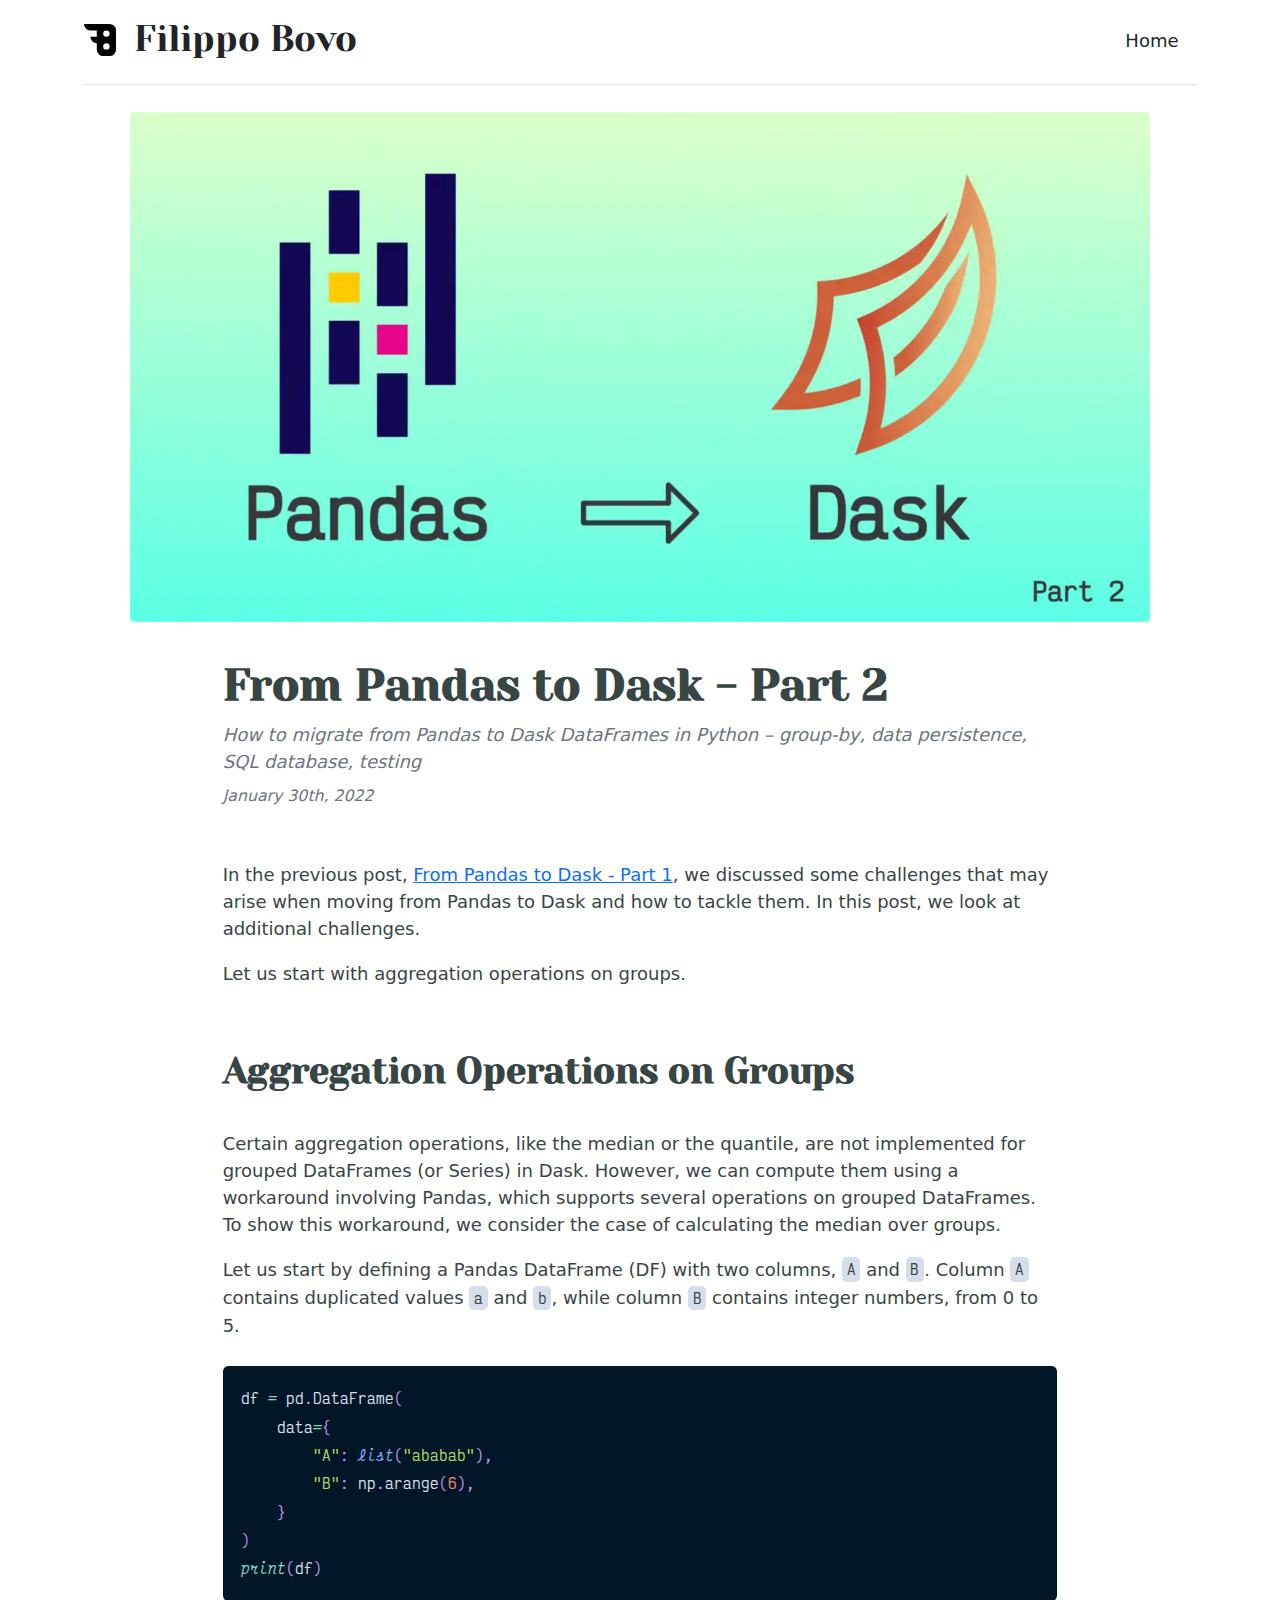
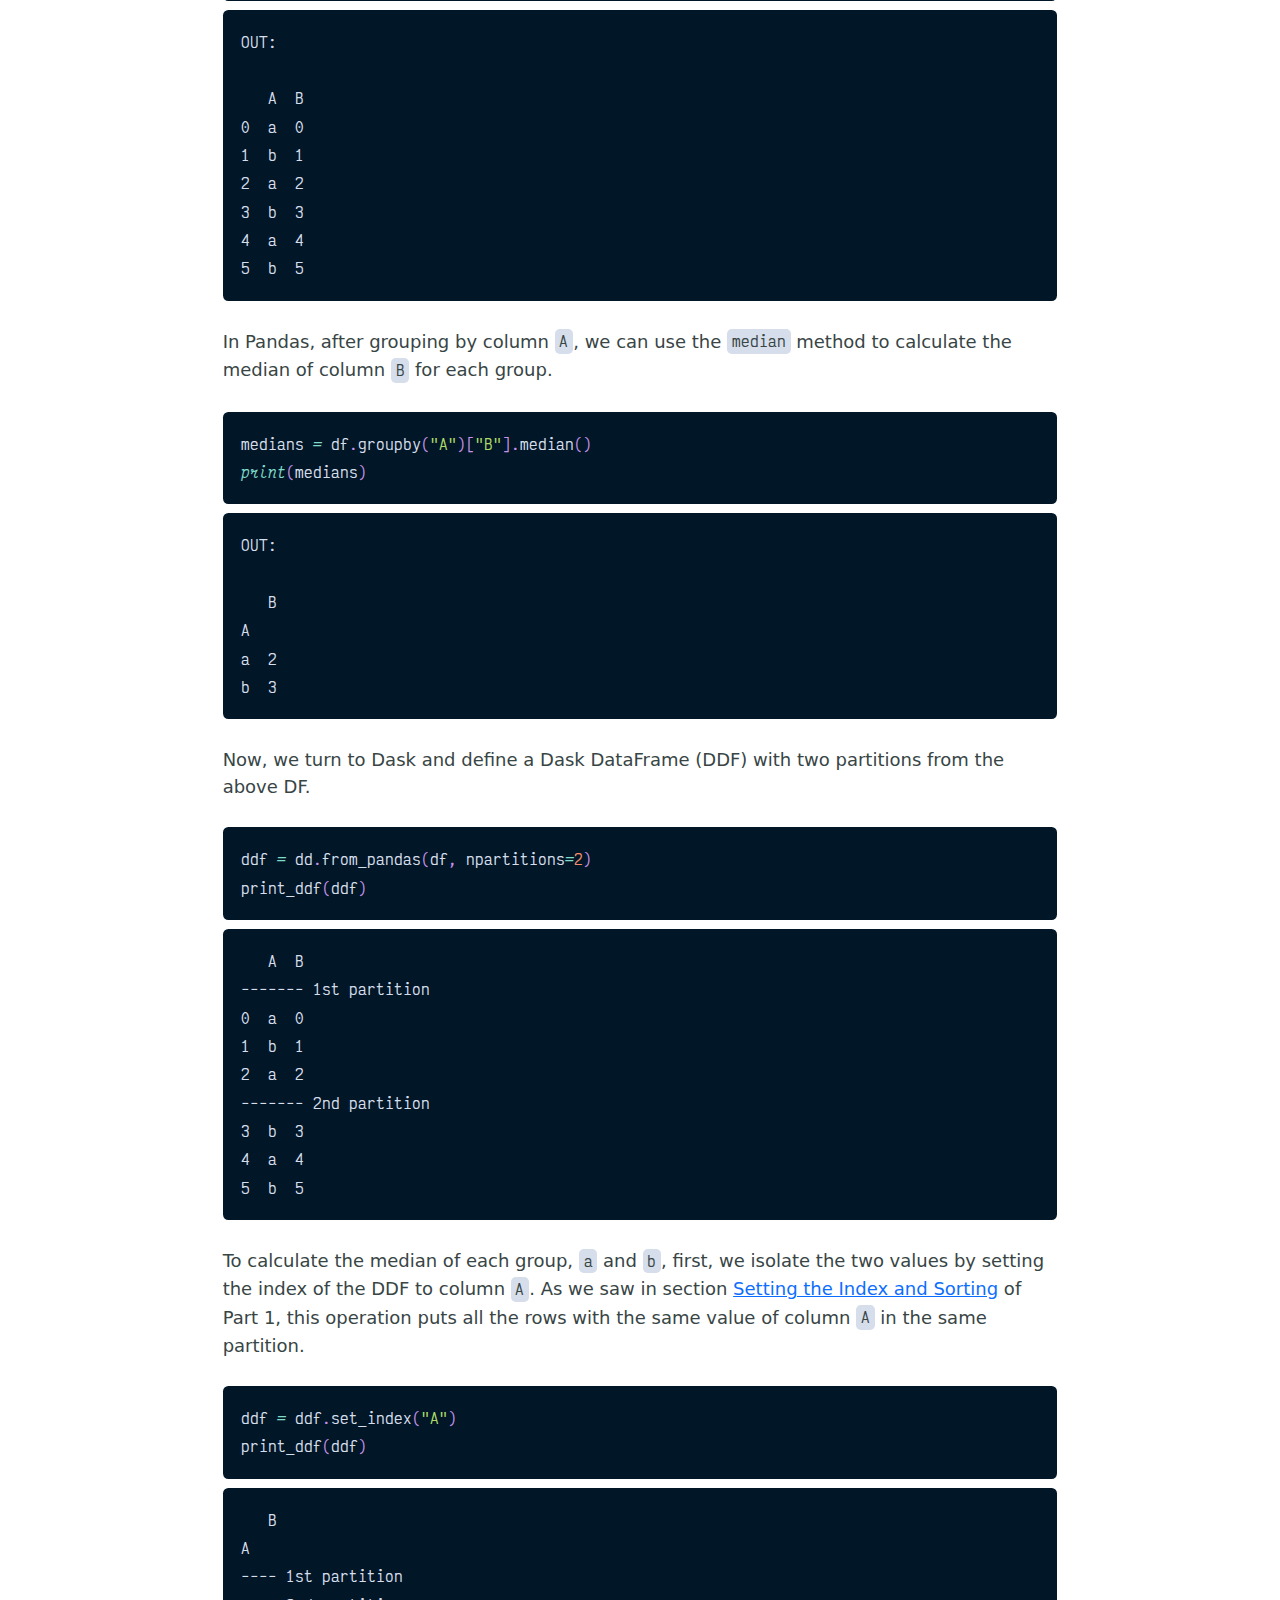
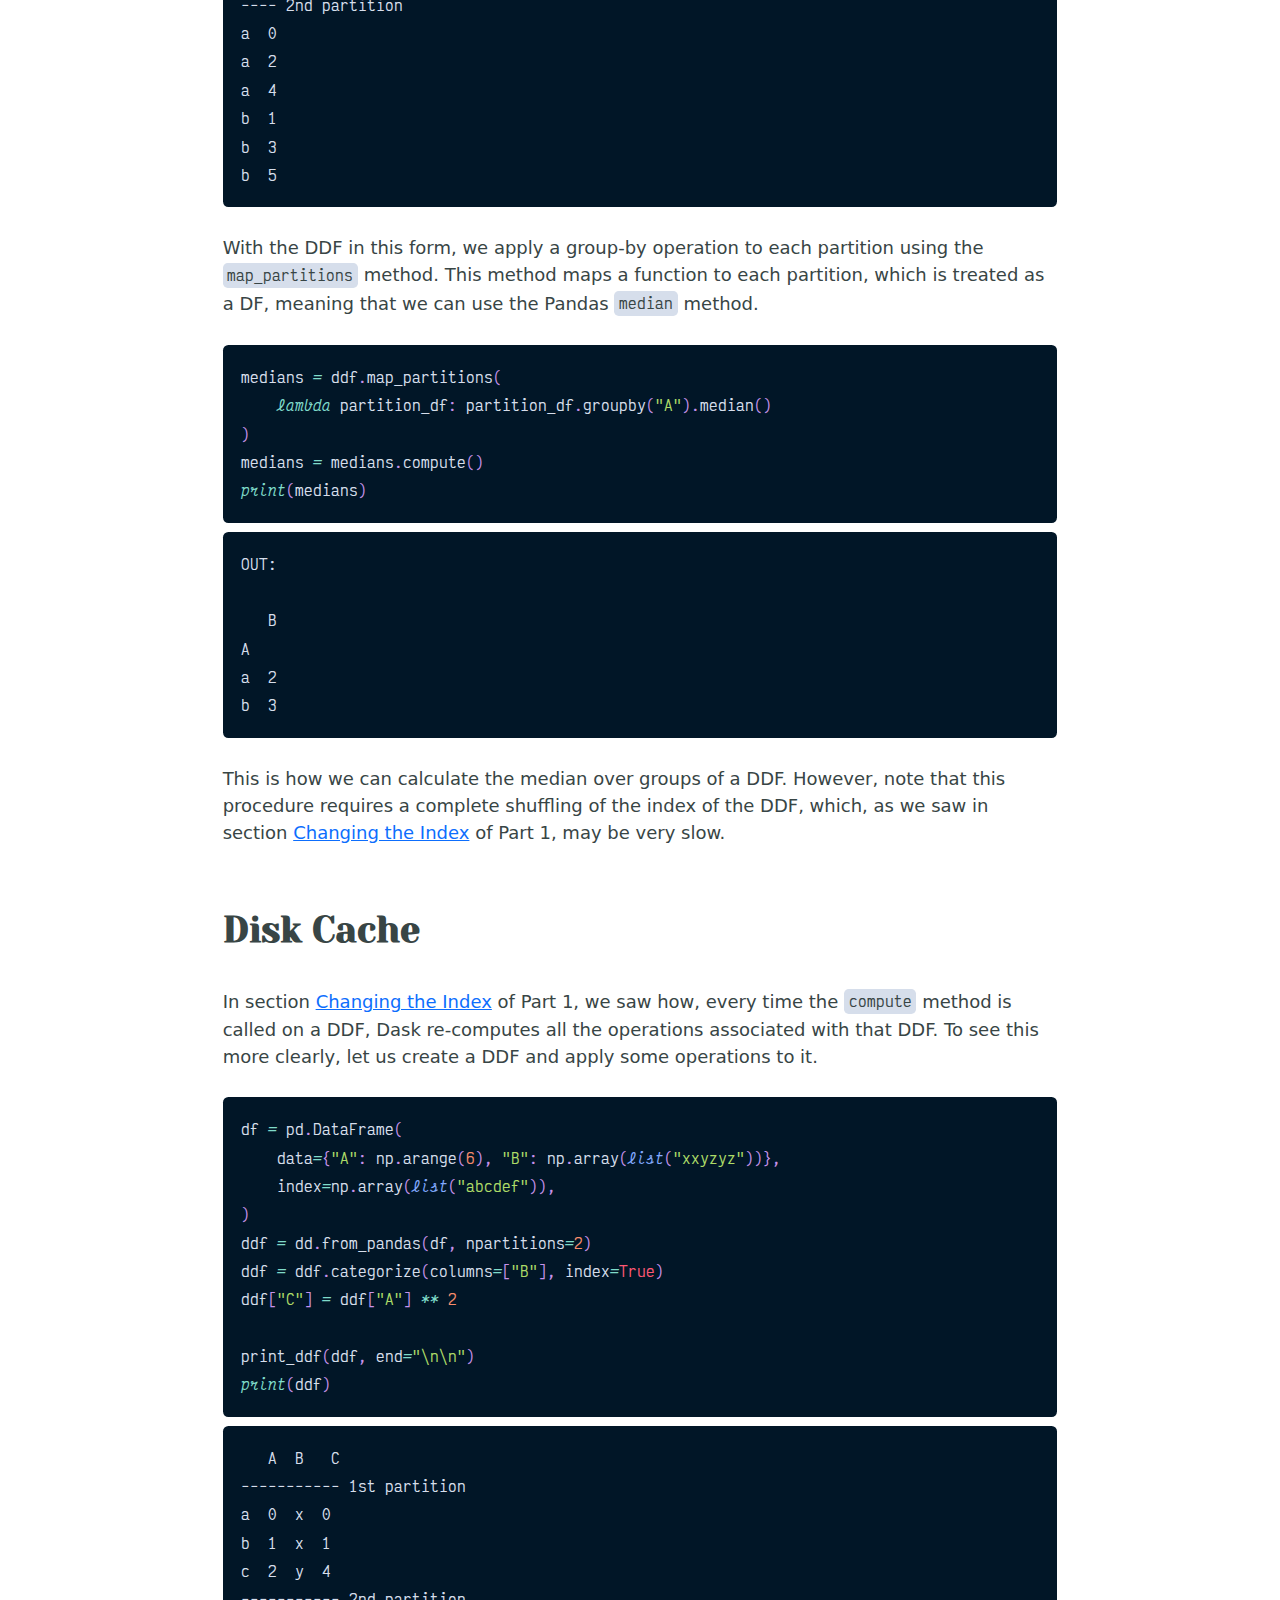
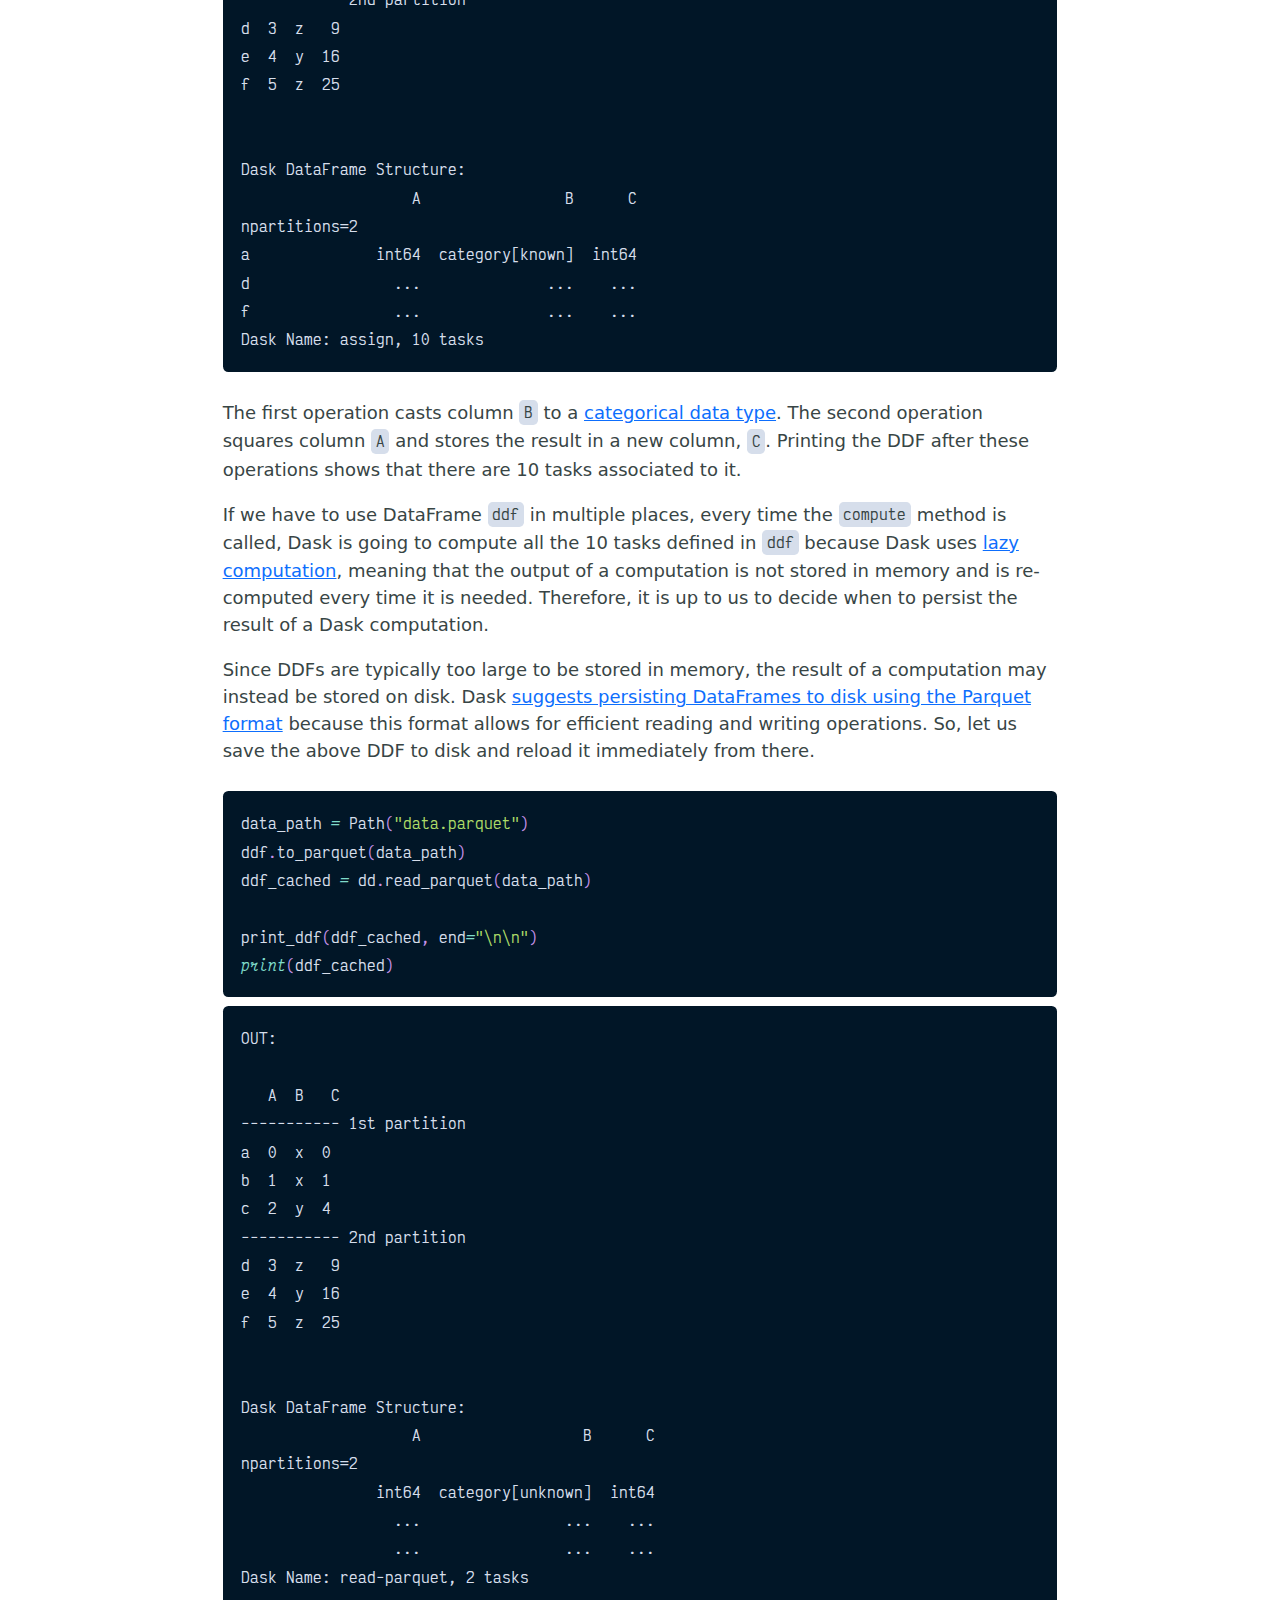
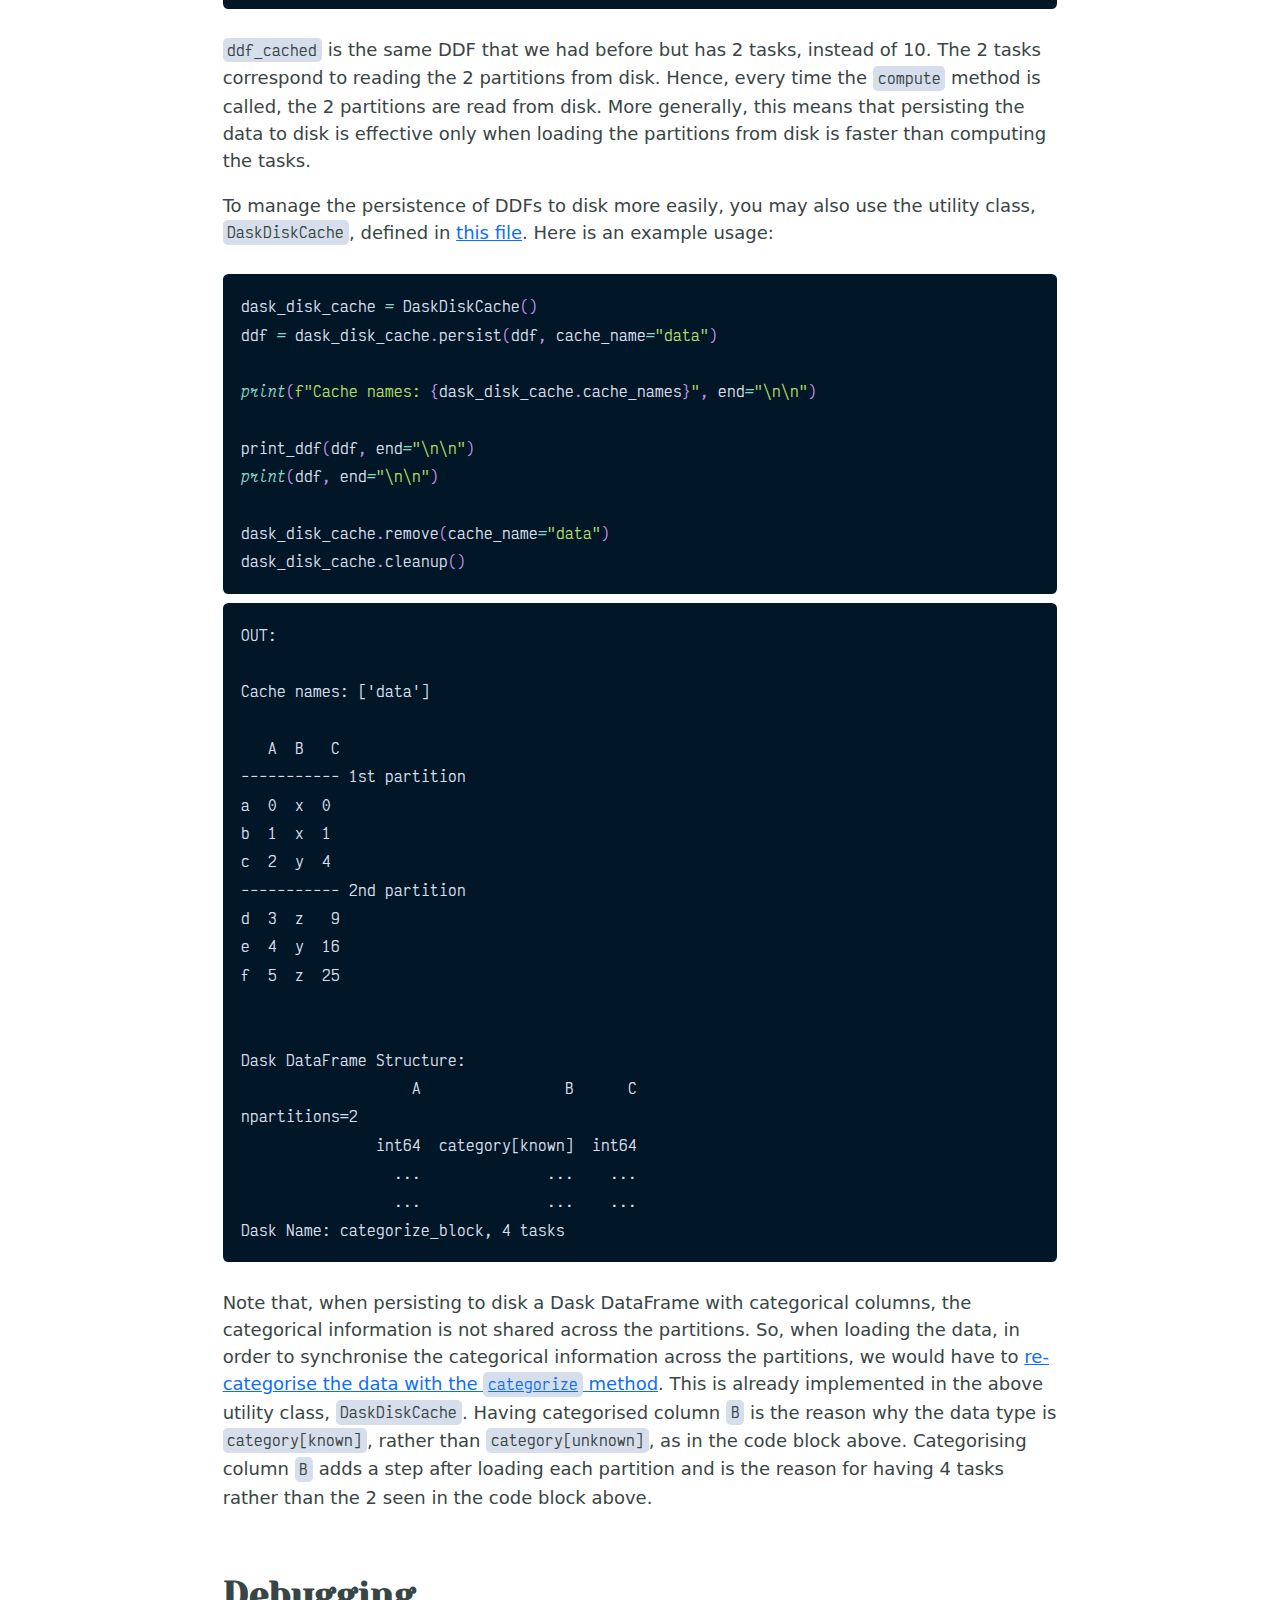
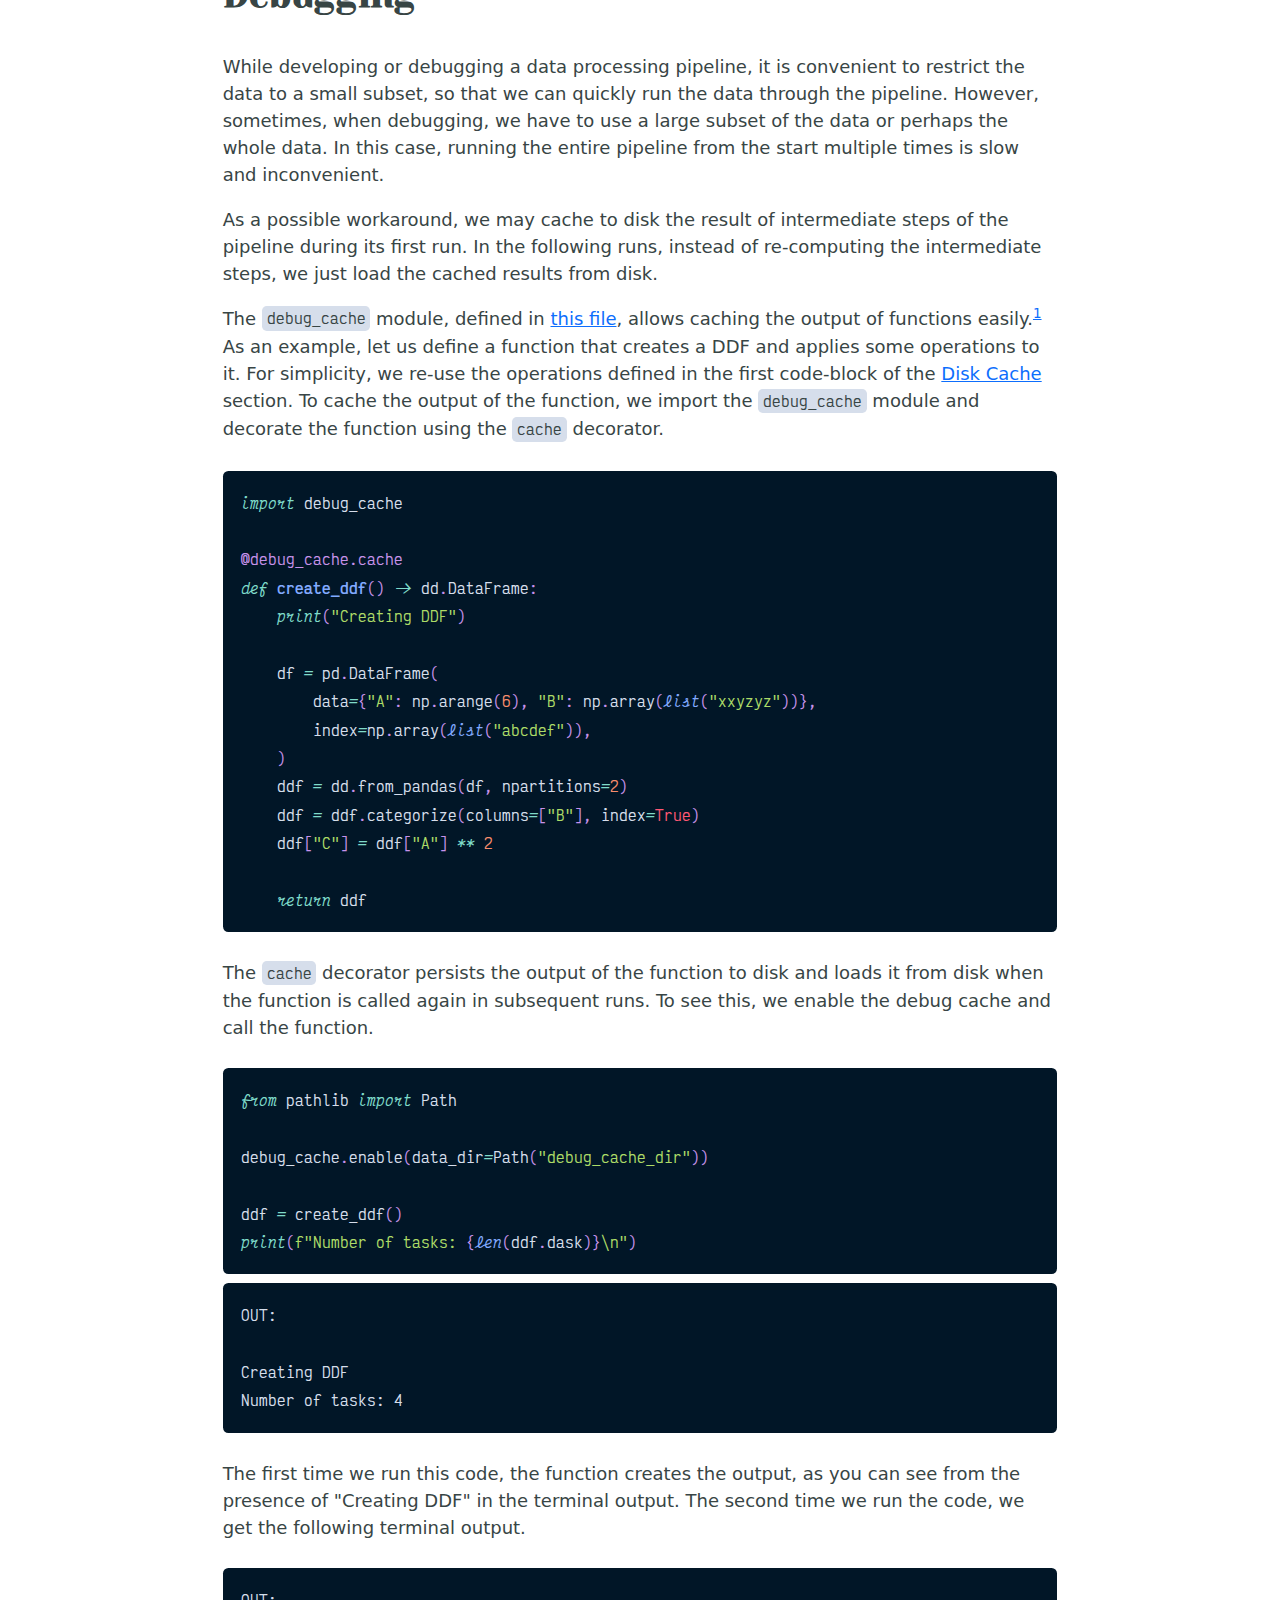
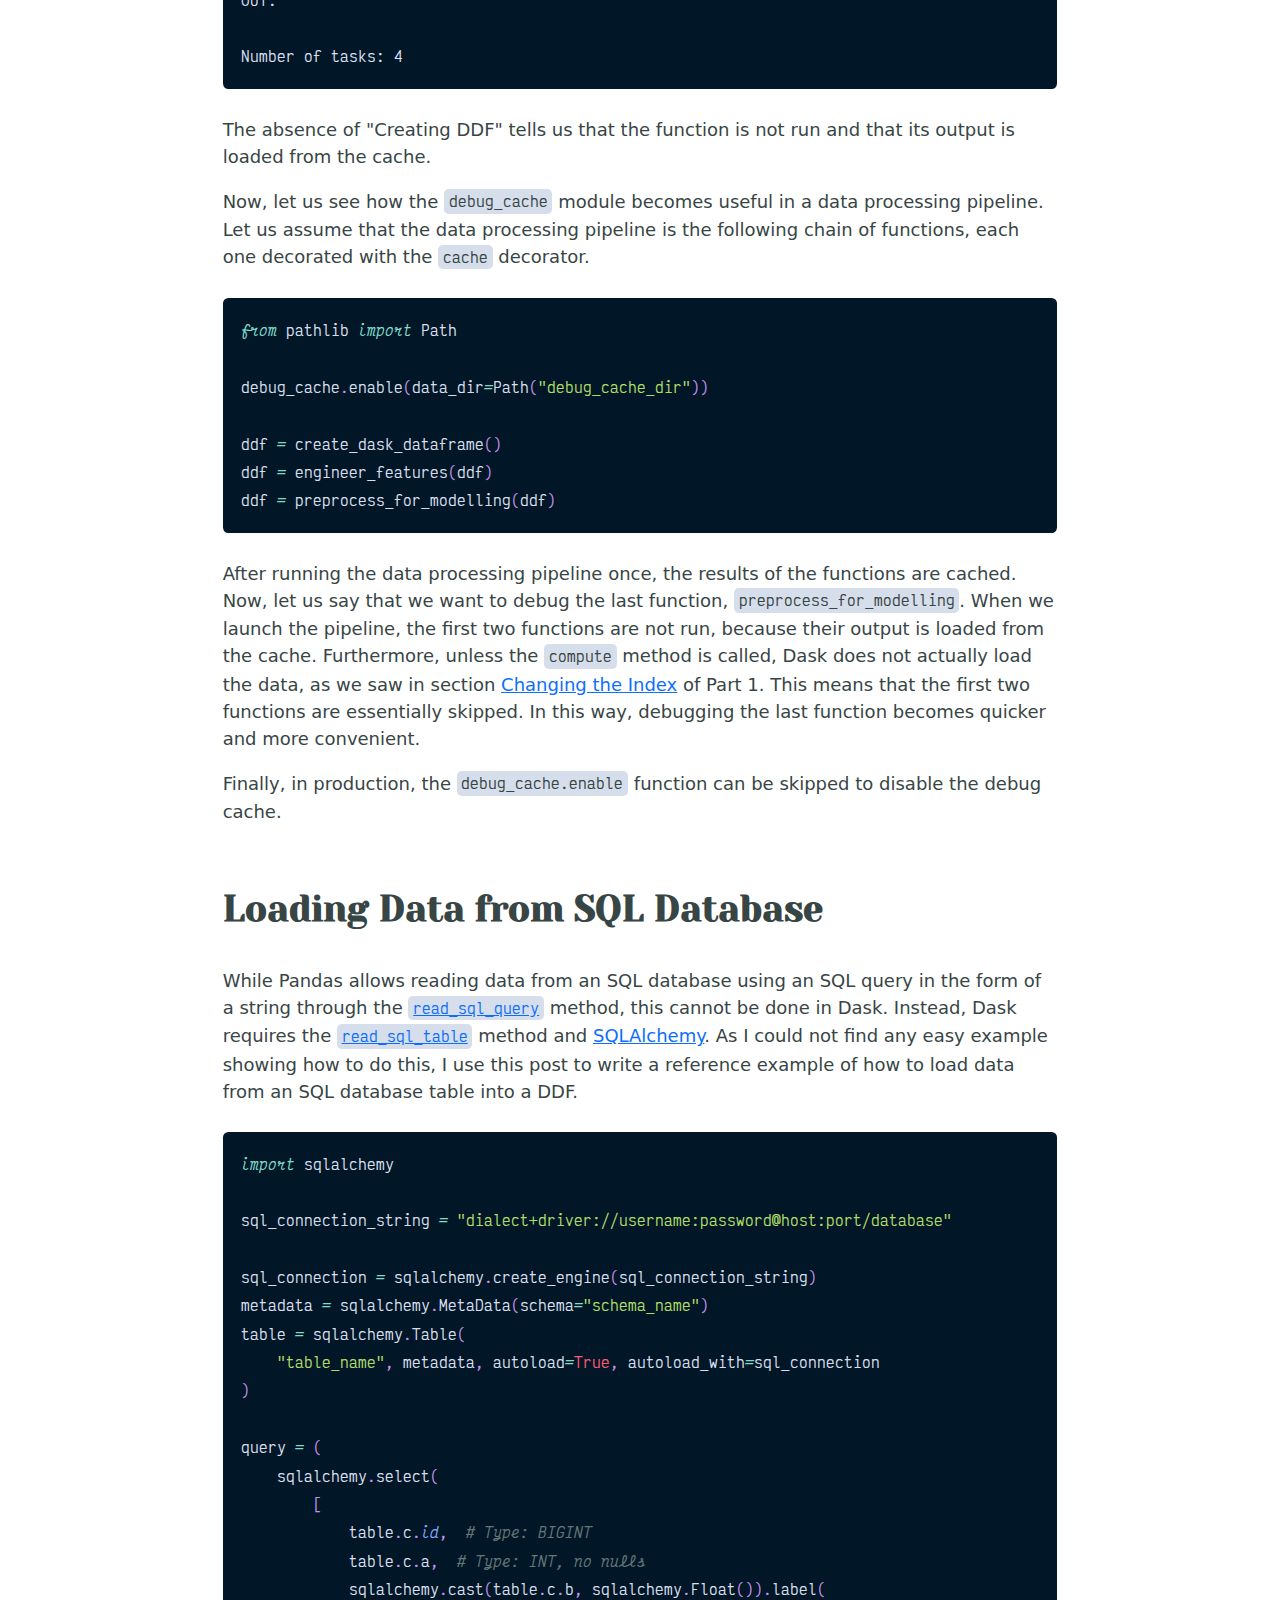
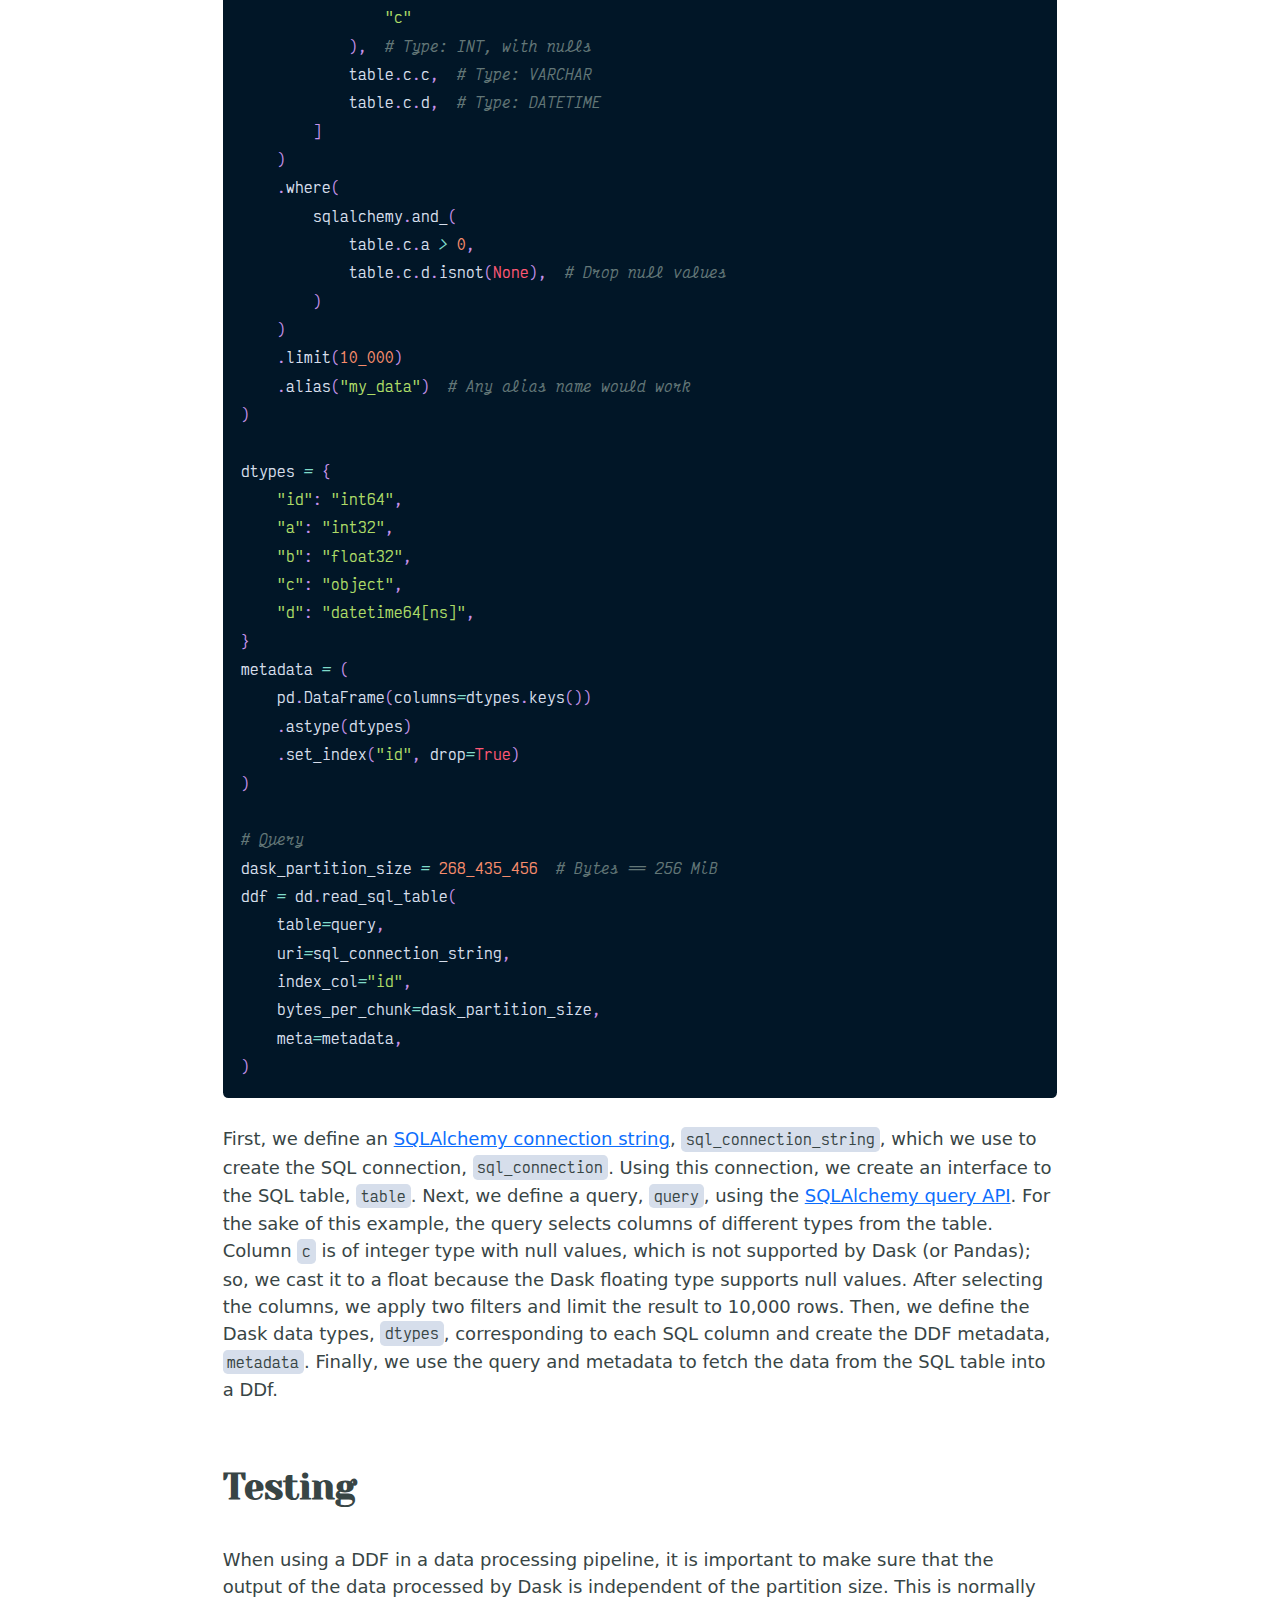
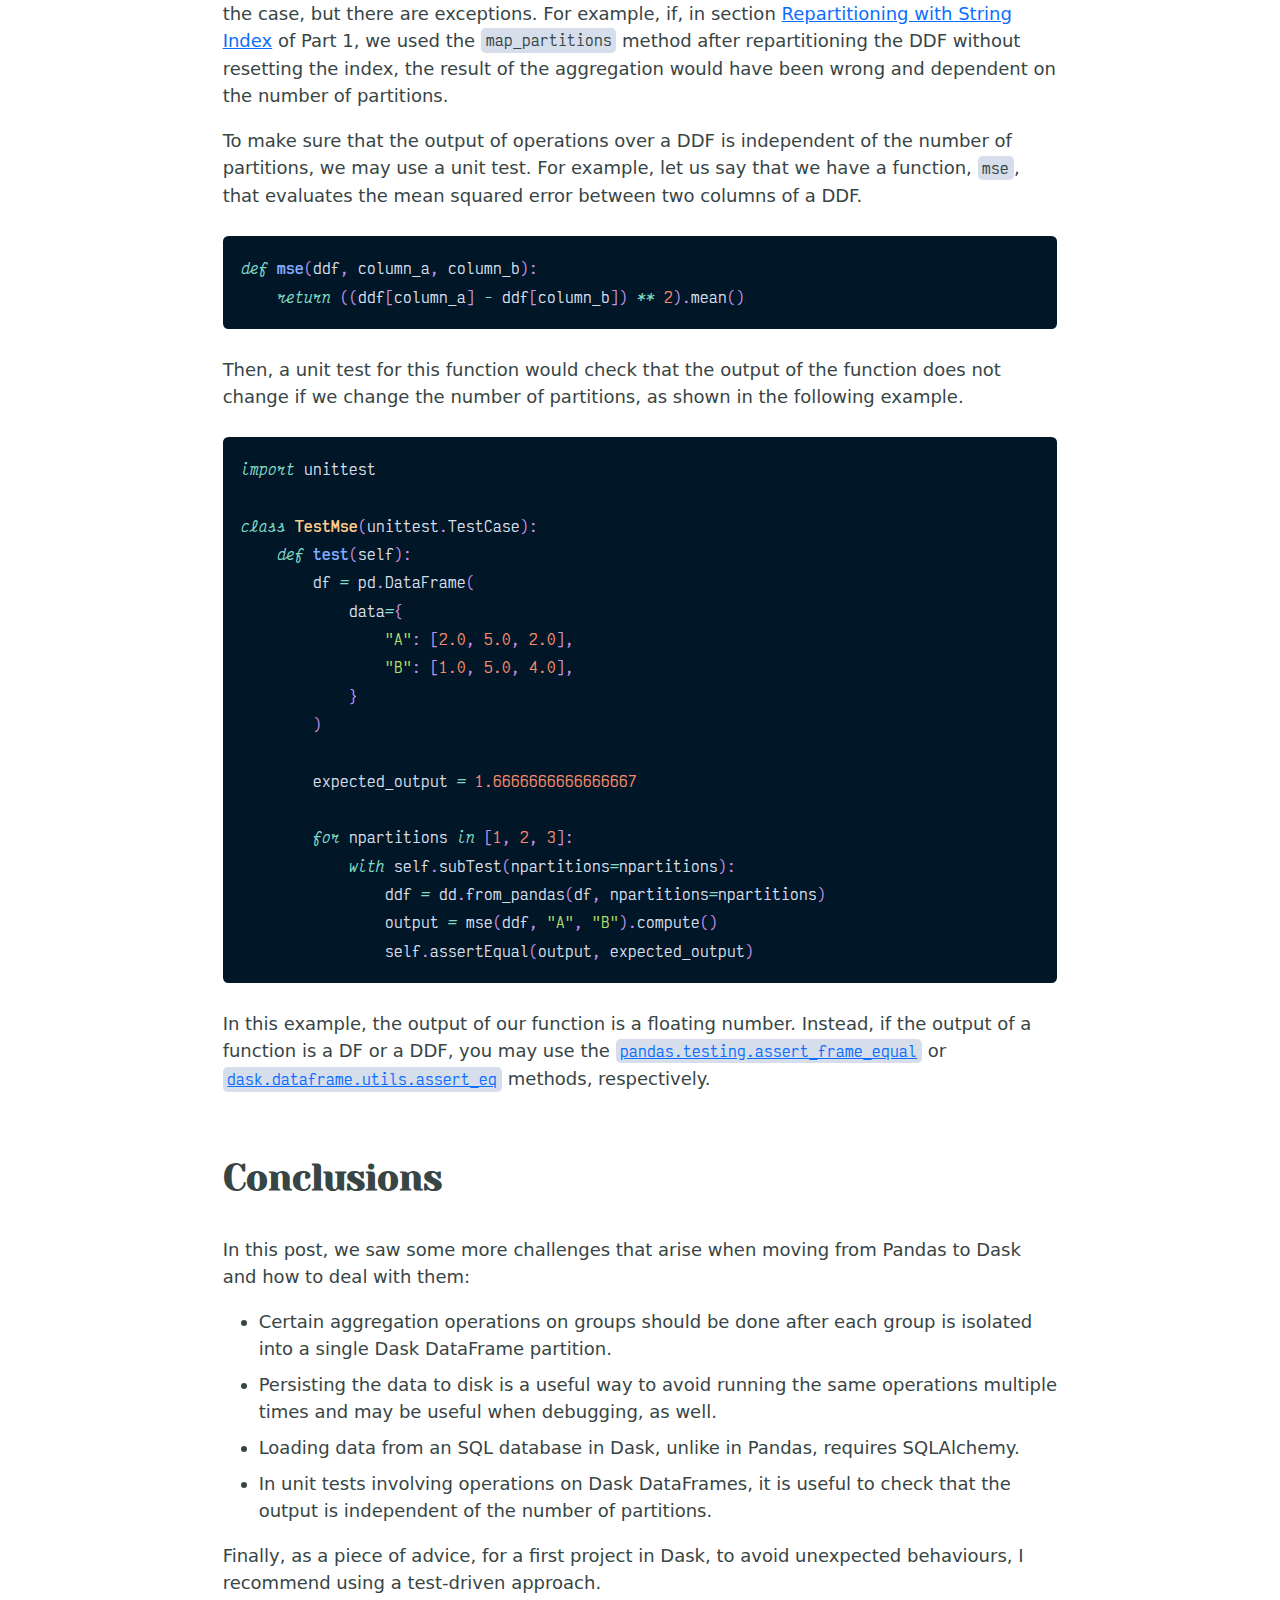
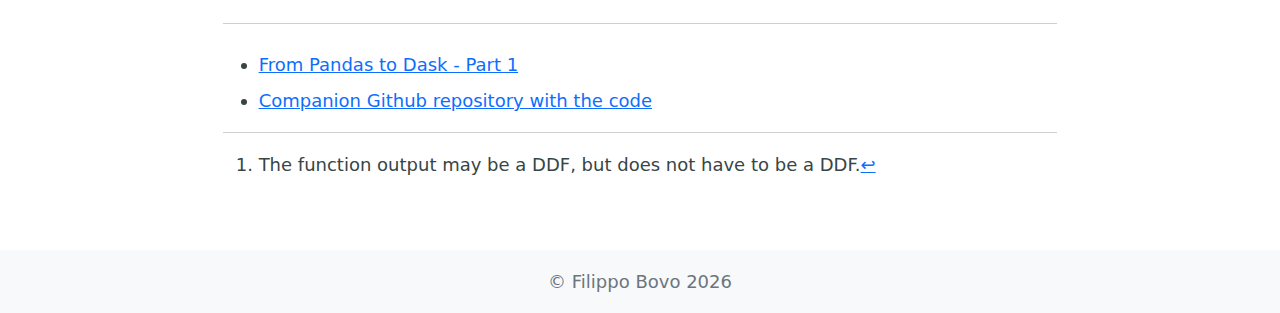
<file: posts/from-pandas-to-dask-part-2/index.html>
<!DOCTYPE html><html><head><meta charSet="utf-8"/><meta http-equiv="x-ua-compatible" content="ie=edge"/><meta name="viewport" content="width=device-width, initial-scale=1, shrink-to-fit=no"/><style data-href="/styles.22445a5c2645bab4b5ad.css" data-identity="gatsby-global-css">@font-face{font-display:swap;font-family:Victor Mono;font-style:normal;font-weight:500;src:url(/static/victor-mono-latin-500-normal-ee826e2c07b285826ccc204562016e86.woff2) format("woff2"),url(/static/victor-mono-latin-500-normal-2be66d803cec0e7e386beded9d8e8504.woff) format("woff")}@font-face{font-display:swap;font-family:Victor Mono;font-style:italic;font-weight:500;src:url(/static/victor-mono-latin-500-italic-ee748207c950adf9705de764def74509.woff2) format("woff2"),url(/static/victor-mono-latin-500-italic-a9b3470087ad3070932ed959fbea1664.woff) format("woff")}@font-face{font-display:swap;font-family:Victor Mono;font-style:normal;font-weight:700;src:url(/static/victor-mono-latin-700-normal-1c0b0e818325cf9d687725663ff2c736.woff2) format("woff2"),url(/static/victor-mono-latin-700-normal-bf727b9792543e917317eae4f4c7c61f.woff) format("woff")}

/*!
 * Bootstrap v5.1.3 (https://getbootstrap.com/)
 * Copyright 2011-2021 The Bootstrap Authors
 * Copyright 2011-2021 Twitter, Inc.
 * Licensed under MIT (https://github.com/twbs/bootstrap/blob/main/LICENSE)
 */:root{--bs-blue:#0d6efd;--bs-indigo:#6610f2;--bs-purple:#6f42c1;--bs-pink:#d63384;--bs-red:#dc3545;--bs-orange:#fd7e14;--bs-yellow:#ffc107;--bs-green:#198754;--bs-teal:#20c997;--bs-cyan:#0dcaf0;--bs-white:#fff;--bs-gray:#6c757d;--bs-gray-dark:#343a40;--bs-gray-100:#f8f9fa;--bs-gray-200:#e9ecef;--bs-gray-300:#dee2e6;--bs-gray-400:#ced4da;--bs-gray-500:#adb5bd;--bs-gray-600:#6c757d;--bs-gray-700:#495057;--bs-gray-800:#343a40;--bs-gray-900:#212529;--bs-primary:#0d6efd;--bs-secondary:#6c757d;--bs-success:#198754;--bs-info:#0dcaf0;--bs-warning:#ffc107;--bs-danger:#dc3545;--bs-light:#f8f9fa;--bs-dark:#212529;--bs-primary-rgb:13,110,253;--bs-secondary-rgb:108,117,125;--bs-success-rgb:25,135,84;--bs-info-rgb:13,202,240;--bs-warning-rgb:255,193,7;--bs-danger-rgb:220,53,69;--bs-light-rgb:248,249,250;--bs-dark-rgb:33,37,41;--bs-white-rgb:255,255,255;--bs-black-rgb:0,0,0;--bs-body-color-rgb:56,69,69;--bs-body-bg-rgb:255,255,255;--bs-font-sans-serif:system-ui,-apple-system,"Segoe UI",Roboto,"Helvetica Neue",Arial,"Noto Sans","Liberation Sans",sans-serif,"Apple Color Emoji","Segoe UI Emoji","Segoe UI Symbol","Noto Color Emoji";--bs-font-monospace:"Victor Mono","Courier New",Courier,monospace;--bs-gradient:linear-gradient(180deg,hsla(0,0%,100%,.15),hsla(0,0%,100%,0));--bs-root-font-size:18px;--bs-body-font-family:var(--bs-font-sans-serif);--bs-body-font-size:1rem;--bs-body-font-weight:400;--bs-body-line-height:1.5;--bs-body-color:#384545;--bs-body-bg:#fff}*,:after,:before{box-sizing:border-box}:root{font-size:var(--bs-root-font-size)}@media(prefers-reduced-motion:no-preference){:root{scroll-behavior:smooth}}body{-webkit-text-size-adjust:100%;-webkit-tap-highlight-color:rgba(0,0,0,0);background-color:var(--bs-body-bg);color:var(--bs-body-color);font-family:var(--bs-body-font-family);font-size:var(--bs-body-font-size);font-weight:var(--bs-body-font-weight);line-height:var(--bs-body-line-height);margin:0;text-align:var(--bs-body-text-align)}hr{background-color:currentColor;border:0;color:inherit;margin:1rem 0;opacity:.25}hr:not([size]){height:1px}.h1,.h2,.h3,.h4,.h5,.h6,h1,h2,h3,h4,h5,h6{font-weight:500;line-height:1.2;margin-bottom:.5rem;margin-top:0}.h1,h1{font-size:calc(1.375rem + 1.5vw)}@media(min-width:1200px){.h1,h1{font-size:2.5rem}}.h2,h2{font-size:calc(1.325rem + .9vw)}@media(min-width:1200px){.h2,h2{font-size:2rem}}.h3,h3{font-size:calc(1.3rem + .6vw)}@media(min-width:1200px){.h3,h3{font-size:1.75rem}}.h4,h4{font-size:calc(1.275rem + .3vw)}@media(min-width:1200px){.h4,h4{font-size:1.5rem}}.h5,h5{font-size:1.25rem}.h6,h6{font-size:1rem}p{margin-bottom:1rem;margin-top:0}abbr[data-bs-original-title],abbr[title]{cursor:help;-webkit-text-decoration:underline dotted;text-decoration:underline dotted;-webkit-text-decoration-skip-ink:none;text-decoration-skip-ink:none}address{font-style:normal;line-height:inherit;margin-bottom:1rem}ol,ul{padding-left:2rem}dl,ol,ul{margin-bottom:1rem;margin-top:0}ol ol,ol ul,ul ol,ul ul{margin-bottom:0}dt{font-weight:700}dd{margin-bottom:.5rem;margin-left:0}blockquote{margin:0 0 1rem}b,strong{font-weight:bolder}.small,small{font-size:.875em}.mark,mark{background-color:#fcf8e3;padding:.2em}sub,sup{font-size:.75em;line-height:0;position:relative;vertical-align:baseline}sub{bottom:-.25em}sup{top:-.5em}a{color:#0d6efd;text-decoration:underline}a:hover{color:#0a58ca}a:not([href]):not([class]),a:not([href]):not([class]):hover{color:inherit;text-decoration:none}code,kbd,pre,samp{direction:ltr;font-family:Victor Mono,Courier New,Courier,monospace;font-size:1em;unicode-bidi:bidi-override}pre{display:block;font-size:.875em;margin-bottom:1rem;margin-top:0;overflow:auto}pre code{color:inherit;font-size:inherit;word-break:normal}code{word-wrap:break-word;color:#d63384;font-size:.875em}a>code{color:inherit}kbd{background-color:#212529;border-radius:.2rem;color:#fff;font-size:.875em;padding:.2rem .4rem}kbd kbd{font-size:1em;font-weight:700;padding:0}figure{margin:0 0 1rem}img,svg{vertical-align:middle}table{border-collapse:collapse;caption-side:bottom}caption{color:#6c757d;padding-bottom:.5rem;padding-top:.5rem;text-align:left}th{text-align:inherit;text-align:-webkit-match-parent}tbody,td,tfoot,th,thead,tr{border:0 solid;border-color:inherit}label{display:inline-block}button{border-radius:0}button:focus:not(:focus-visible){outline:0}button,input,optgroup,select,textarea{font-family:inherit;font-size:inherit;line-height:inherit;margin:0}button,select{text-transform:none}[role=button]{cursor:pointer}select{word-wrap:normal}select:disabled{opacity:1}[list]::-webkit-calendar-picker-indicator{display:none}[type=button],[type=reset],[type=submit],button{-webkit-appearance:button}[type=button]:not(:disabled),[type=reset]:not(:disabled),[type=submit]:not(:disabled),button:not(:disabled){cursor:pointer}::-moz-focus-inner{border-style:none;padding:0}textarea{resize:vertical}fieldset{border:0;margin:0;min-width:0;padding:0}legend{float:left;font-size:calc(1.275rem + .3vw);line-height:inherit;margin-bottom:.5rem;padding:0;width:100%}@media(min-width:1200px){legend{font-size:1.5rem}}legend+*{clear:left}::-webkit-datetime-edit-day-field,::-webkit-datetime-edit-fields-wrapper,::-webkit-datetime-edit-hour-field,::-webkit-datetime-edit-minute,::-webkit-datetime-edit-month-field,::-webkit-datetime-edit-text,::-webkit-datetime-edit-year-field{padding:0}::-webkit-inner-spin-button{height:auto}[type=search]{-webkit-appearance:textfield;outline-offset:-2px}::-webkit-search-decoration{-webkit-appearance:none}::-webkit-color-swatch-wrapper{padding:0}::file-selector-button{font:inherit}::-webkit-file-upload-button{-webkit-appearance:button;font:inherit}output{display:inline-block}iframe{border:0}summary{cursor:pointer;display:list-item}progress{vertical-align:baseline}[hidden]{display:none!important}.lead{font-size:1.25rem;font-weight:300}.display-1{font-size:calc(1.625rem + 4.5vw);font-weight:300;line-height:1.2}@media(min-width:1200px){.display-1{font-size:5rem}}.display-2{font-size:calc(1.575rem + 3.9vw);font-weight:300;line-height:1.2}@media(min-width:1200px){.display-2{font-size:4.5rem}}.display-3{font-size:calc(1.525rem + 3.3vw);font-weight:300;line-height:1.2}@media(min-width:1200px){.display-3{font-size:4rem}}.display-4{font-size:calc(1.475rem + 2.7vw);font-weight:300;line-height:1.2}@media(min-width:1200px){.display-4{font-size:3.5rem}}.display-5{font-size:calc(1.425rem + 2.1vw);font-weight:300;line-height:1.2}@media(min-width:1200px){.display-5{font-size:3rem}}.display-6{font-size:calc(1.375rem + 1.5vw);font-weight:300;line-height:1.2}@media(min-width:1200px){.display-6{font-size:2.5rem}}.list-inline,.list-unstyled{list-style:none;padding-left:0}.list-inline-item{display:inline-block}.list-inline-item:not(:last-child){margin-right:.5rem}.initialism{font-size:.875em;text-transform:uppercase}.blockquote{font-size:1.25rem;margin-bottom:1rem}.blockquote>:last-child{margin-bottom:0}.blockquote-footer{color:#6c757d;font-size:.875em;margin-bottom:1rem;margin-top:-1rem}.blockquote-footer:before{content:"— "}.img-fluid,.img-thumbnail{height:auto;max-width:100%}.img-thumbnail{background-color:#fff;border:1px solid #dee2e6;border-radius:.25rem;padding:.25rem}.figure{display:inline-block}.figure-img{line-height:1;margin-bottom:.5rem}.figure-caption,.gatsby-resp-image-figcaption{color:#6c757d;font-size:.875em}.container,.container-fluid,.container-lg,.container-md,.container-sm,.container-xl,.container-xxl{margin-left:auto;margin-right:auto;padding-left:var(--bs-gutter-x,.75rem);padding-right:var(--bs-gutter-x,.75rem);width:100%}@media(min-width:576px){.container,.container-sm{max-width:540px}}@media(min-width:768px){.container,.container-md,.container-sm{max-width:720px}}@media(min-width:992px){.container,.container-lg,.container-md,.container-sm{max-width:960px}}@media(min-width:1200px){.container,.container-lg,.container-md,.container-sm,.container-xl{max-width:1140px}}@media(min-width:1400px){.container,.container-lg,.container-md,.container-sm,.container-xl,.container-xxl{max-width:1320px}}.row{--bs-gutter-x:1.5rem;--bs-gutter-y:0;display:flex;flex-wrap:wrap;margin-left:calc(var(--bs-gutter-x)*-.5);margin-right:calc(var(--bs-gutter-x)*-.5);margin-top:calc(var(--bs-gutter-y)*-1)}.row>*{flex-shrink:0;margin-top:var(--bs-gutter-y);max-width:100%;padding-left:calc(var(--bs-gutter-x)*.5);padding-right:calc(var(--bs-gutter-x)*.5);width:100%}.col{flex:1 0}.row-cols-auto>*{flex:0 0 auto;width:auto}.row-cols-1>*{flex:0 0 auto;width:100%}.row-cols-2>*{flex:0 0 auto;width:50%}.row-cols-3>*{flex:0 0 auto;width:33.3333333333%}.row-cols-4>*{flex:0 0 auto;width:25%}.row-cols-5>*{flex:0 0 auto;width:20%}.row-cols-6>*{flex:0 0 auto;width:16.6666666667%}.col-auto{flex:0 0 auto;width:auto}.col-1{flex:0 0 auto;width:8.33333333%}.col-2{flex:0 0 auto;width:16.66666667%}.col-3{flex:0 0 auto;width:25%}.col-4{flex:0 0 auto;width:33.33333333%}.col-5{flex:0 0 auto;width:41.66666667%}.col-6{flex:0 0 auto;width:50%}.col-7{flex:0 0 auto;width:58.33333333%}.col-8{flex:0 0 auto;width:66.66666667%}.col-9{flex:0 0 auto;width:75%}.col-10{flex:0 0 auto;width:83.33333333%}.col-11{flex:0 0 auto;width:91.66666667%}.col-12{flex:0 0 auto;width:100%}.offset-1{margin-left:8.33333333%}.offset-2{margin-left:16.66666667%}.offset-3{margin-left:25%}.offset-4{margin-left:33.33333333%}.offset-5{margin-left:41.66666667%}.offset-6{margin-left:50%}.offset-7{margin-left:58.33333333%}.offset-8{margin-left:66.66666667%}.offset-9{margin-left:75%}.offset-10{margin-left:83.33333333%}.offset-11{margin-left:91.66666667%}.g-0,.gx-0{--bs-gutter-x:0}.g-0,.gy-0{--bs-gutter-y:0}.g-1,.gx-1{--bs-gutter-x:0.25rem}.g-1,.gy-1{--bs-gutter-y:0.25rem}.g-2,.gx-2{--bs-gutter-x:0.5rem}.g-2,.gy-2{--bs-gutter-y:0.5rem}.g-3,.gx-3{--bs-gutter-x:1rem}.g-3,.gy-3{--bs-gutter-y:1rem}.g-4,.gx-4{--bs-gutter-x:1.5rem}.g-4,.gy-4{--bs-gutter-y:1.5rem}.g-5,.gx-5{--bs-gutter-x:3rem}.g-5,.gy-5{--bs-gutter-y:3rem}@media(min-width:576px){.col-sm{flex:1 0}.row-cols-sm-auto>*{flex:0 0 auto;width:auto}.row-cols-sm-1>*{flex:0 0 auto;width:100%}.row-cols-sm-2>*{flex:0 0 auto;width:50%}.row-cols-sm-3>*{flex:0 0 auto;width:33.3333333333%}.row-cols-sm-4>*{flex:0 0 auto;width:25%}.row-cols-sm-5>*{flex:0 0 auto;width:20%}.row-cols-sm-6>*{flex:0 0 auto;width:16.6666666667%}.col-sm-auto{flex:0 0 auto;width:auto}.col-sm-1{flex:0 0 auto;width:8.33333333%}.col-sm-2{flex:0 0 auto;width:16.66666667%}.col-sm-3{flex:0 0 auto;width:25%}.col-sm-4{flex:0 0 auto;width:33.33333333%}.col-sm-5{flex:0 0 auto;width:41.66666667%}.col-sm-6{flex:0 0 auto;width:50%}.col-sm-7{flex:0 0 auto;width:58.33333333%}.col-sm-8{flex:0 0 auto;width:66.66666667%}.col-sm-9{flex:0 0 auto;width:75%}.col-sm-10{flex:0 0 auto;width:83.33333333%}.col-sm-11{flex:0 0 auto;width:91.66666667%}.col-sm-12{flex:0 0 auto;width:100%}.offset-sm-0{margin-left:0}.offset-sm-1{margin-left:8.33333333%}.offset-sm-2{margin-left:16.66666667%}.offset-sm-3{margin-left:25%}.offset-sm-4{margin-left:33.33333333%}.offset-sm-5{margin-left:41.66666667%}.offset-sm-6{margin-left:50%}.offset-sm-7{margin-left:58.33333333%}.offset-sm-8{margin-left:66.66666667%}.offset-sm-9{margin-left:75%}.offset-sm-10{margin-left:83.33333333%}.offset-sm-11{margin-left:91.66666667%}.g-sm-0,.gx-sm-0{--bs-gutter-x:0}.g-sm-0,.gy-sm-0{--bs-gutter-y:0}.g-sm-1,.gx-sm-1{--bs-gutter-x:0.25rem}.g-sm-1,.gy-sm-1{--bs-gutter-y:0.25rem}.g-sm-2,.gx-sm-2{--bs-gutter-x:0.5rem}.g-sm-2,.gy-sm-2{--bs-gutter-y:0.5rem}.g-sm-3,.gx-sm-3{--bs-gutter-x:1rem}.g-sm-3,.gy-sm-3{--bs-gutter-y:1rem}.g-sm-4,.gx-sm-4{--bs-gutter-x:1.5rem}.g-sm-4,.gy-sm-4{--bs-gutter-y:1.5rem}.g-sm-5,.gx-sm-5{--bs-gutter-x:3rem}.g-sm-5,.gy-sm-5{--bs-gutter-y:3rem}}@media(min-width:768px){.col-md{flex:1 0}.row-cols-md-auto>*{flex:0 0 auto;width:auto}.row-cols-md-1>*{flex:0 0 auto;width:100%}.row-cols-md-2>*{flex:0 0 auto;width:50%}.row-cols-md-3>*{flex:0 0 auto;width:33.3333333333%}.row-cols-md-4>*{flex:0 0 auto;width:25%}.row-cols-md-5>*{flex:0 0 auto;width:20%}.row-cols-md-6>*{flex:0 0 auto;width:16.6666666667%}.col-md-auto{flex:0 0 auto;width:auto}.col-md-1{flex:0 0 auto;width:8.33333333%}.col-md-2{flex:0 0 auto;width:16.66666667%}.col-md-3{flex:0 0 auto;width:25%}.col-md-4{flex:0 0 auto;width:33.33333333%}.col-md-5{flex:0 0 auto;width:41.66666667%}.col-md-6{flex:0 0 auto;width:50%}.col-md-7{flex:0 0 auto;width:58.33333333%}.col-md-8{flex:0 0 auto;width:66.66666667%}.col-md-9{flex:0 0 auto;width:75%}.col-md-10{flex:0 0 auto;width:83.33333333%}.col-md-11{flex:0 0 auto;width:91.66666667%}.col-md-12{flex:0 0 auto;width:100%}.offset-md-0{margin-left:0}.offset-md-1{margin-left:8.33333333%}.offset-md-2{margin-left:16.66666667%}.offset-md-3{margin-left:25%}.offset-md-4{margin-left:33.33333333%}.offset-md-5{margin-left:41.66666667%}.offset-md-6{margin-left:50%}.offset-md-7{margin-left:58.33333333%}.offset-md-8{margin-left:66.66666667%}.offset-md-9{margin-left:75%}.offset-md-10{margin-left:83.33333333%}.offset-md-11{margin-left:91.66666667%}.g-md-0,.gx-md-0{--bs-gutter-x:0}.g-md-0,.gy-md-0{--bs-gutter-y:0}.g-md-1,.gx-md-1{--bs-gutter-x:0.25rem}.g-md-1,.gy-md-1{--bs-gutter-y:0.25rem}.g-md-2,.gx-md-2{--bs-gutter-x:0.5rem}.g-md-2,.gy-md-2{--bs-gutter-y:0.5rem}.g-md-3,.gx-md-3{--bs-gutter-x:1rem}.g-md-3,.gy-md-3{--bs-gutter-y:1rem}.g-md-4,.gx-md-4{--bs-gutter-x:1.5rem}.g-md-4,.gy-md-4{--bs-gutter-y:1.5rem}.g-md-5,.gx-md-5{--bs-gutter-x:3rem}.g-md-5,.gy-md-5{--bs-gutter-y:3rem}}@media(min-width:992px){.col-lg{flex:1 0}.row-cols-lg-auto>*{flex:0 0 auto;width:auto}.row-cols-lg-1>*{flex:0 0 auto;width:100%}.row-cols-lg-2>*{flex:0 0 auto;width:50%}.row-cols-lg-3>*{flex:0 0 auto;width:33.3333333333%}.row-cols-lg-4>*{flex:0 0 auto;width:25%}.row-cols-lg-5>*{flex:0 0 auto;width:20%}.row-cols-lg-6>*{flex:0 0 auto;width:16.6666666667%}.col-lg-auto{flex:0 0 auto;width:auto}.col-lg-1{flex:0 0 auto;width:8.33333333%}.col-lg-2{flex:0 0 auto;width:16.66666667%}.col-lg-3{flex:0 0 auto;width:25%}.col-lg-4{flex:0 0 auto;width:33.33333333%}.col-lg-5{flex:0 0 auto;width:41.66666667%}.col-lg-6{flex:0 0 auto;width:50%}.col-lg-7{flex:0 0 auto;width:58.33333333%}.col-lg-8{flex:0 0 auto;width:66.66666667%}.col-lg-9{flex:0 0 auto;width:75%}.col-lg-10{flex:0 0 auto;width:83.33333333%}.col-lg-11{flex:0 0 auto;width:91.66666667%}.col-lg-12{flex:0 0 auto;width:100%}.offset-lg-0{margin-left:0}.offset-lg-1{margin-left:8.33333333%}.offset-lg-2{margin-left:16.66666667%}.offset-lg-3{margin-left:25%}.offset-lg-4{margin-left:33.33333333%}.offset-lg-5{margin-left:41.66666667%}.offset-lg-6{margin-left:50%}.offset-lg-7{margin-left:58.33333333%}.offset-lg-8{margin-left:66.66666667%}.offset-lg-9{margin-left:75%}.offset-lg-10{margin-left:83.33333333%}.offset-lg-11{margin-left:91.66666667%}.g-lg-0,.gx-lg-0{--bs-gutter-x:0}.g-lg-0,.gy-lg-0{--bs-gutter-y:0}.g-lg-1,.gx-lg-1{--bs-gutter-x:0.25rem}.g-lg-1,.gy-lg-1{--bs-gutter-y:0.25rem}.g-lg-2,.gx-lg-2{--bs-gutter-x:0.5rem}.g-lg-2,.gy-lg-2{--bs-gutter-y:0.5rem}.g-lg-3,.gx-lg-3{--bs-gutter-x:1rem}.g-lg-3,.gy-lg-3{--bs-gutter-y:1rem}.g-lg-4,.gx-lg-4{--bs-gutter-x:1.5rem}.g-lg-4,.gy-lg-4{--bs-gutter-y:1.5rem}.g-lg-5,.gx-lg-5{--bs-gutter-x:3rem}.g-lg-5,.gy-lg-5{--bs-gutter-y:3rem}}@media(min-width:1200px){.col-xl{flex:1 0}.row-cols-xl-auto>*{flex:0 0 auto;width:auto}.row-cols-xl-1>*{flex:0 0 auto;width:100%}.row-cols-xl-2>*{flex:0 0 auto;width:50%}.row-cols-xl-3>*{flex:0 0 auto;width:33.3333333333%}.row-cols-xl-4>*{flex:0 0 auto;width:25%}.row-cols-xl-5>*{flex:0 0 auto;width:20%}.row-cols-xl-6>*{flex:0 0 auto;width:16.6666666667%}.col-xl-auto{flex:0 0 auto;width:auto}.col-xl-1{flex:0 0 auto;width:8.33333333%}.col-xl-2{flex:0 0 auto;width:16.66666667%}.col-xl-3{flex:0 0 auto;width:25%}.col-xl-4{flex:0 0 auto;width:33.33333333%}.col-xl-5{flex:0 0 auto;width:41.66666667%}.col-xl-6{flex:0 0 auto;width:50%}.col-xl-7{flex:0 0 auto;width:58.33333333%}.col-xl-8{flex:0 0 auto;width:66.66666667%}.col-xl-9{flex:0 0 auto;width:75%}.col-xl-10{flex:0 0 auto;width:83.33333333%}.col-xl-11{flex:0 0 auto;width:91.66666667%}.col-xl-12{flex:0 0 auto;width:100%}.offset-xl-0{margin-left:0}.offset-xl-1{margin-left:8.33333333%}.offset-xl-2{margin-left:16.66666667%}.offset-xl-3{margin-left:25%}.offset-xl-4{margin-left:33.33333333%}.offset-xl-5{margin-left:41.66666667%}.offset-xl-6{margin-left:50%}.offset-xl-7{margin-left:58.33333333%}.offset-xl-8{margin-left:66.66666667%}.offset-xl-9{margin-left:75%}.offset-xl-10{margin-left:83.33333333%}.offset-xl-11{margin-left:91.66666667%}.g-xl-0,.gx-xl-0{--bs-gutter-x:0}.g-xl-0,.gy-xl-0{--bs-gutter-y:0}.g-xl-1,.gx-xl-1{--bs-gutter-x:0.25rem}.g-xl-1,.gy-xl-1{--bs-gutter-y:0.25rem}.g-xl-2,.gx-xl-2{--bs-gutter-x:0.5rem}.g-xl-2,.gy-xl-2{--bs-gutter-y:0.5rem}.g-xl-3,.gx-xl-3{--bs-gutter-x:1rem}.g-xl-3,.gy-xl-3{--bs-gutter-y:1rem}.g-xl-4,.gx-xl-4{--bs-gutter-x:1.5rem}.g-xl-4,.gy-xl-4{--bs-gutter-y:1.5rem}.g-xl-5,.gx-xl-5{--bs-gutter-x:3rem}.g-xl-5,.gy-xl-5{--bs-gutter-y:3rem}}@media(min-width:1400px){.col-xxl{flex:1 0}.row-cols-xxl-auto>*{flex:0 0 auto;width:auto}.row-cols-xxl-1>*{flex:0 0 auto;width:100%}.row-cols-xxl-2>*{flex:0 0 auto;width:50%}.row-cols-xxl-3>*{flex:0 0 auto;width:33.3333333333%}.row-cols-xxl-4>*{flex:0 0 auto;width:25%}.row-cols-xxl-5>*{flex:0 0 auto;width:20%}.row-cols-xxl-6>*{flex:0 0 auto;width:16.6666666667%}.col-xxl-auto{flex:0 0 auto;width:auto}.col-xxl-1{flex:0 0 auto;width:8.33333333%}.col-xxl-2{flex:0 0 auto;width:16.66666667%}.col-xxl-3{flex:0 0 auto;width:25%}.col-xxl-4{flex:0 0 auto;width:33.33333333%}.col-xxl-5{flex:0 0 auto;width:41.66666667%}.col-xxl-6{flex:0 0 auto;width:50%}.col-xxl-7{flex:0 0 auto;width:58.33333333%}.col-xxl-8{flex:0 0 auto;width:66.66666667%}.col-xxl-9{flex:0 0 auto;width:75%}.col-xxl-10{flex:0 0 auto;width:83.33333333%}.col-xxl-11{flex:0 0 auto;width:91.66666667%}.col-xxl-12{flex:0 0 auto;width:100%}.offset-xxl-0{margin-left:0}.offset-xxl-1{margin-left:8.33333333%}.offset-xxl-2{margin-left:16.66666667%}.offset-xxl-3{margin-left:25%}.offset-xxl-4{margin-left:33.33333333%}.offset-xxl-5{margin-left:41.66666667%}.offset-xxl-6{margin-left:50%}.offset-xxl-7{margin-left:58.33333333%}.offset-xxl-8{margin-left:66.66666667%}.offset-xxl-9{margin-left:75%}.offset-xxl-10{margin-left:83.33333333%}.offset-xxl-11{margin-left:91.66666667%}.g-xxl-0,.gx-xxl-0{--bs-gutter-x:0}.g-xxl-0,.gy-xxl-0{--bs-gutter-y:0}.g-xxl-1,.gx-xxl-1{--bs-gutter-x:0.25rem}.g-xxl-1,.gy-xxl-1{--bs-gutter-y:0.25rem}.g-xxl-2,.gx-xxl-2{--bs-gutter-x:0.5rem}.g-xxl-2,.gy-xxl-2{--bs-gutter-y:0.5rem}.g-xxl-3,.gx-xxl-3{--bs-gutter-x:1rem}.g-xxl-3,.gy-xxl-3{--bs-gutter-y:1rem}.g-xxl-4,.gx-xxl-4{--bs-gutter-x:1.5rem}.g-xxl-4,.gy-xxl-4{--bs-gutter-y:1.5rem}.g-xxl-5,.gx-xxl-5{--bs-gutter-x:3rem}.g-xxl-5,.gy-xxl-5{--bs-gutter-y:3rem}}.table{--bs-table-bg:transparent;--bs-table-accent-bg:transparent;--bs-table-striped-color:#384545;--bs-table-striped-bg:rgba(0,0,0,.05);--bs-table-active-color:#384545;--bs-table-active-bg:rgba(0,0,0,.1);--bs-table-hover-color:#384545;--bs-table-hover-bg:rgba(0,0,0,.075);border-color:#dee2e6;color:#384545;margin-bottom:1rem;vertical-align:top;width:100%}.table>:not(caption)>*>*{background-color:var(--bs-table-bg);border-bottom-width:1px;box-shadow:inset 0 0 0 9999px var(--bs-table-accent-bg);padding:.5rem}.table>tbody{vertical-align:inherit}.table>thead{vertical-align:bottom}.table>:not(:first-child){border-top:2px solid}.caption-top{caption-side:top}.table-sm>:not(caption)>*>*{padding:.25rem}.table-bordered>:not(caption)>*{border-width:1px 0}.table-bordered>:not(caption)>*>*{border-width:0 1px}.table-borderless>:not(caption)>*>*{border-bottom-width:0}.table-borderless>:not(:first-child){border-top-width:0}.table-striped>tbody>tr:nth-of-type(odd)>*{--bs-table-accent-bg:var(--bs-table-striped-bg);color:var(--bs-table-striped-color)}.table-active{--bs-table-accent-bg:var(--bs-table-active-bg);color:var(--bs-table-active-color)}.table-hover>tbody>tr:hover>*{--bs-table-accent-bg:var(--bs-table-hover-bg);color:var(--bs-table-hover-color)}.table-primary{--bs-table-bg:#cfe2ff;--bs-table-striped-bg:#c5d7f2;--bs-table-striped-color:#000;--bs-table-active-bg:#bacbe6;--bs-table-active-color:#000;--bs-table-hover-bg:#bfd1ec;--bs-table-hover-color:#000;border-color:#bacbe6;color:#000}.table-secondary{--bs-table-bg:#e2e3e5;--bs-table-striped-bg:#d7d8da;--bs-table-striped-color:#000;--bs-table-active-bg:#cbccce;--bs-table-active-color:#000;--bs-table-hover-bg:#d1d2d4;--bs-table-hover-color:#000;border-color:#cbccce;color:#000}.table-success{--bs-table-bg:#d1e7dd;--bs-table-striped-bg:#c7dbd2;--bs-table-striped-color:#000;--bs-table-active-bg:#bcd0c7;--bs-table-active-color:#000;--bs-table-hover-bg:#c1d6cc;--bs-table-hover-color:#000;border-color:#bcd0c7;color:#000}.table-info{--bs-table-bg:#cff4fc;--bs-table-striped-bg:#c5e8ef;--bs-table-striped-color:#000;--bs-table-active-bg:#badce3;--bs-table-active-color:#000;--bs-table-hover-bg:#bfe2e9;--bs-table-hover-color:#000;border-color:#badce3;color:#000}.table-warning{--bs-table-bg:#fff3cd;--bs-table-striped-bg:#f2e7c3;--bs-table-striped-color:#000;--bs-table-active-bg:#e6dbb9;--bs-table-active-color:#000;--bs-table-hover-bg:#ece1be;--bs-table-hover-color:#000;border-color:#e6dbb9;color:#000}.table-danger{--bs-table-bg:#f8d7da;--bs-table-striped-bg:#eccccf;--bs-table-striped-color:#000;--bs-table-active-bg:#dfc2c4;--bs-table-active-color:#000;--bs-table-hover-bg:#e5c7ca;--bs-table-hover-color:#000;border-color:#dfc2c4;color:#000}.table-light{--bs-table-bg:#f8f9fa;--bs-table-striped-bg:#ecedee;--bs-table-striped-color:#000;--bs-table-active-bg:#dfe0e1;--bs-table-active-color:#000;--bs-table-hover-bg:#e5e6e7;--bs-table-hover-color:#000;border-color:#dfe0e1;color:#000}.table-dark{--bs-table-bg:#212529;--bs-table-striped-bg:#2c3034;--bs-table-striped-color:#fff;--bs-table-active-bg:#373b3e;--bs-table-active-color:#fff;--bs-table-hover-bg:#323539;--bs-table-hover-color:#fff;border-color:#373b3e;color:#fff}.table-responsive{-webkit-overflow-scrolling:touch;overflow-x:auto}@media(max-width:575.98px){.table-responsive-sm{-webkit-overflow-scrolling:touch;overflow-x:auto}}@media(max-width:767.98px){.table-responsive-md{-webkit-overflow-scrolling:touch;overflow-x:auto}}@media(max-width:991.98px){.table-responsive-lg{-webkit-overflow-scrolling:touch;overflow-x:auto}}@media(max-width:1199.98px){.table-responsive-xl{-webkit-overflow-scrolling:touch;overflow-x:auto}}@media(max-width:1399.98px){.table-responsive-xxl{-webkit-overflow-scrolling:touch;overflow-x:auto}}.form-label{margin-bottom:.5rem}.col-form-label{font-size:inherit;line-height:1.5;margin-bottom:0;padding-bottom:calc(.375rem + 1px);padding-top:calc(.375rem + 1px)}.col-form-label-lg{font-size:1.25rem;padding-bottom:calc(.5rem + 1px);padding-top:calc(.5rem + 1px)}.col-form-label-sm{font-size:.875rem;padding-bottom:calc(.25rem + 1px);padding-top:calc(.25rem + 1px)}.form-text{color:#6c757d;font-size:.875em;margin-top:.25rem}.form-control{-webkit-appearance:none;appearance:none;background-clip:padding-box;background-color:#fff;border:1px solid #ced4da;border-radius:.25rem;color:#384545;display:block;font-size:1rem;font-weight:400;line-height:1.5;padding:.375rem .75rem;transition:border-color .15s ease-in-out,box-shadow .15s ease-in-out;width:100%}@media(prefers-reduced-motion:reduce){.form-control{transition:none}}.form-control[type=file]{overflow:hidden}.form-control[type=file]:not(:disabled):not([readonly]){cursor:pointer}.form-control:focus{background-color:#fff;border-color:#86b7fe;box-shadow:0 0 0 .25rem rgba(13,110,253,.25);color:#384545;outline:0}.form-control::-webkit-date-and-time-value{height:1.5em}.form-control::-webkit-input-placeholder{color:#6c757d;opacity:1}.form-control:-ms-input-placeholder{color:#6c757d;opacity:1}.form-control::placeholder{color:#6c757d;opacity:1}.form-control:disabled,.form-control[readonly]{background-color:#e9ecef;opacity:1}.form-control::file-selector-button{-webkit-margin-end:.75rem;background-color:#e9ecef;border:0 solid;border-color:inherit;border-inline-end-width:1px;border-radius:0;color:#384545;margin:-.375rem -.75rem;margin-inline-end:.75rem;padding:.375rem .75rem;pointer-events:none;transition:color .15s ease-in-out,background-color .15s ease-in-out,border-color .15s ease-in-out,box-shadow .15s ease-in-out}@media(prefers-reduced-motion:reduce){.form-control::-webkit-file-upload-button{-webkit-transition:none;transition:none}.form-control::file-selector-button{transition:none}}.form-control:hover:not(:disabled):not([readonly])::file-selector-button{background-color:#dde0e3}.form-control::-webkit-file-upload-button{-webkit-margin-end:.75rem;background-color:#e9ecef;border:0 solid;border-color:inherit;border-inline-end-width:1px;border-radius:0;color:#384545;margin:-.375rem -.75rem;margin-inline-end:.75rem;padding:.375rem .75rem;pointer-events:none;-webkit-transition:color .15s ease-in-out,background-color .15s ease-in-out,border-color .15s ease-in-out,box-shadow .15s ease-in-out;transition:color .15s ease-in-out,background-color .15s ease-in-out,border-color .15s ease-in-out,box-shadow .15s ease-in-out}@media(prefers-reduced-motion:reduce){.form-control::-webkit-file-upload-button{-webkit-transition:none;transition:none}}.form-control:hover:not(:disabled):not([readonly])::-webkit-file-upload-button{background-color:#dde0e3}.form-control-plaintext{background-color:transparent;border:solid transparent;border-width:1px 0;color:#384545;display:block;line-height:1.5;margin-bottom:0;padding:.375rem 0;width:100%}.form-control-plaintext.form-control-lg,.form-control-plaintext.form-control-sm{padding-left:0;padding-right:0}.form-control-sm{border-radius:.2rem;font-size:.875rem;min-height:calc(1.5em + .5rem + 2px);padding:.25rem .5rem}.form-control-sm::file-selector-button{-webkit-margin-end:.5rem;margin:-.25rem -.5rem;margin-inline-end:.5rem;padding:.25rem .5rem}.form-control-sm::-webkit-file-upload-button{-webkit-margin-end:.5rem;margin:-.25rem -.5rem;margin-inline-end:.5rem;padding:.25rem .5rem}.form-control-lg{border-radius:.3rem;font-size:1.25rem;min-height:calc(1.5em + 1rem + 2px);padding:.5rem 1rem}.form-control-lg::file-selector-button{-webkit-margin-end:1rem;margin:-.5rem -1rem;margin-inline-end:1rem;padding:.5rem 1rem}.form-control-lg::-webkit-file-upload-button{-webkit-margin-end:1rem;margin:-.5rem -1rem;margin-inline-end:1rem;padding:.5rem 1rem}textarea.form-control{min-height:calc(1.5em + .75rem + 2px)}textarea.form-control-sm{min-height:calc(1.5em + .5rem + 2px)}textarea.form-control-lg{min-height:calc(1.5em + 1rem + 2px)}.form-control-color{height:auto;padding:.375rem;width:3rem}.form-control-color:not(:disabled):not([readonly]){cursor:pointer}.form-control-color::-moz-color-swatch{border-radius:.25rem;height:1.5em}.form-control-color::-webkit-color-swatch{border-radius:.25rem;height:1.5em}.form-select{-moz-padding-start:calc(.75rem - 3px);-webkit-appearance:none;appearance:none;background-color:#fff;background-image:url("data:image/svg+xml;charset=utf-8,%3Csvg xmlns='http://www.w3.org/2000/svg' viewBox='0 0 16 16'%3E%3Cpath fill='none' stroke='%23343a40' stroke-linecap='round' stroke-linejoin='round' stroke-width='2' d='m2 5 6 6 6-6'/%3E%3C/svg%3E");background-position:right .75rem center;background-repeat:no-repeat;background-size:16px 12px;border:1px solid #ced4da;border-radius:.25rem;color:#384545;display:block;font-size:1rem;font-weight:400;line-height:1.5;padding:.375rem 2.25rem .375rem .75rem;transition:border-color .15s ease-in-out,box-shadow .15s ease-in-out;width:100%}@media(prefers-reduced-motion:reduce){.form-select{transition:none}}.form-select:focus{border-color:#86b7fe;box-shadow:0 0 0 .25rem rgba(13,110,253,.25);outline:0}.form-select[multiple],.form-select[size]:not([size="1"]){background-image:none;padding-right:.75rem}.form-select:disabled{background-color:#e9ecef}.form-select:-moz-focusring{color:transparent;text-shadow:0 0 0 #384545}.form-select-sm{border-radius:.2rem;font-size:.875rem;padding-bottom:.25rem;padding-left:.5rem;padding-top:.25rem}.form-select-lg{border-radius:.3rem;font-size:1.25rem;padding-bottom:.5rem;padding-left:1rem;padding-top:.5rem}.form-check{display:block;margin-bottom:.125rem;min-height:1.5rem;padding-left:1.5em}.form-check .form-check-input{float:left;margin-left:-1.5em}.form-check-input{-webkit-print-color-adjust:exact;-webkit-appearance:none;appearance:none;background-color:#fff;background-position:50%;background-repeat:no-repeat;background-size:contain;border:1px solid rgba(0,0,0,.25);color-adjust:exact;height:1em;margin-top:.25em;vertical-align:top;width:1em}.form-check-input[type=checkbox]{border-radius:.25em}.form-check-input[type=radio]{border-radius:50%}.form-check-input:active{-webkit-filter:brightness(90%);filter:brightness(90%)}.form-check-input:focus{border-color:#86b7fe;box-shadow:0 0 0 .25rem rgba(13,110,253,.25);outline:0}.form-check-input:checked{background-color:#0d6efd;border-color:#0d6efd}.form-check-input:checked[type=checkbox]{background-image:url("data:image/svg+xml;charset=utf-8,%3Csvg xmlns='http://www.w3.org/2000/svg' viewBox='0 0 20 20'%3E%3Cpath fill='none' stroke='%23fff' stroke-linecap='round' stroke-linejoin='round' stroke-width='3' d='m6 10 3 3 6-6'/%3E%3C/svg%3E")}.form-check-input:checked[type=radio]{background-image:url("data:image/svg+xml;charset=utf-8,%3Csvg xmlns='http://www.w3.org/2000/svg' viewBox='-4 -4 8 8'%3E%3Ccircle r='2' fill='%23fff'/%3E%3C/svg%3E")}.form-check-input[type=checkbox]:indeterminate{background-color:#0d6efd;background-image:url("data:image/svg+xml;charset=utf-8,%3Csvg xmlns='http://www.w3.org/2000/svg' viewBox='0 0 20 20'%3E%3Cpath fill='none' stroke='%23fff' stroke-linecap='round' stroke-linejoin='round' stroke-width='3' d='M6 10h8'/%3E%3C/svg%3E");border-color:#0d6efd}.form-check-input:disabled{-webkit-filter:none;filter:none;opacity:.5;pointer-events:none}.form-check-input:disabled~.form-check-label,.form-check-input[disabled]~.form-check-label{opacity:.5}.form-switch{padding-left:2.5em}.form-switch .form-check-input{background-image:url("data:image/svg+xml;charset=utf-8,%3Csvg xmlns='http://www.w3.org/2000/svg' viewBox='-4 -4 8 8'%3E%3Ccircle r='3' fill='rgba(0, 0, 0, 0.25)'/%3E%3C/svg%3E");background-position:0;border-radius:2em;margin-left:-2.5em;transition:background-position .15s ease-in-out;width:2em}@media(prefers-reduced-motion:reduce){.form-switch .form-check-input{transition:none}}.form-switch .form-check-input:focus{background-image:url("data:image/svg+xml;charset=utf-8,%3Csvg xmlns='http://www.w3.org/2000/svg' viewBox='-4 -4 8 8'%3E%3Ccircle r='3' fill='%2386b7fe'/%3E%3C/svg%3E")}.form-switch .form-check-input:checked{background-image:url("data:image/svg+xml;charset=utf-8,%3Csvg xmlns='http://www.w3.org/2000/svg' viewBox='-4 -4 8 8'%3E%3Ccircle r='3' fill='%23fff'/%3E%3C/svg%3E");background-position:100%}.form-check-inline{display:inline-block;margin-right:1rem}.btn-check{clip:rect(0,0,0,0);pointer-events:none;position:absolute}.btn-check:disabled+.btn,.btn-check[disabled]+.btn{-webkit-filter:none;filter:none;opacity:.65;pointer-events:none}.form-range{-webkit-appearance:none;appearance:none;background-color:transparent;height:1.5rem;padding:0;width:100%}.form-range:focus{outline:0}.form-range:focus::-webkit-slider-thumb{box-shadow:0 0 0 1px #fff,0 0 0 .25rem rgba(13,110,253,.25)}.form-range:focus::-moz-range-thumb{box-shadow:0 0 0 1px #fff,0 0 0 .25rem rgba(13,110,253,.25)}.form-range::-moz-focus-outer{border:0}.form-range::-webkit-slider-thumb{-webkit-appearance:none;appearance:none;background-color:#0d6efd;border:0;border-radius:1rem;height:1rem;margin-top:-.25rem;-webkit-transition:background-color .15s ease-in-out,border-color .15s ease-in-out,box-shadow .15s ease-in-out;transition:background-color .15s ease-in-out,border-color .15s ease-in-out,box-shadow .15s ease-in-out;width:1rem}@media(prefers-reduced-motion:reduce){.form-range::-webkit-slider-thumb{-webkit-transition:none;transition:none}}.form-range::-webkit-slider-thumb:active{background-color:#b6d4fe}.form-range::-webkit-slider-runnable-track{background-color:#dee2e6;border-color:transparent;border-radius:1rem;color:transparent;cursor:pointer;height:.5rem;width:100%}.form-range::-moz-range-thumb{appearance:none;background-color:#0d6efd;border:0;border-radius:1rem;height:1rem;-moz-transition:background-color .15s ease-in-out,border-color .15s ease-in-out,box-shadow .15s ease-in-out;transition:background-color .15s ease-in-out,border-color .15s ease-in-out,box-shadow .15s ease-in-out;width:1rem}@media(prefers-reduced-motion:reduce){.form-range::-moz-range-thumb{-moz-transition:none;transition:none}}.form-range::-moz-range-thumb:active{background-color:#b6d4fe}.form-range::-moz-range-track{background-color:#dee2e6;border-color:transparent;border-radius:1rem;color:transparent;cursor:pointer;height:.5rem;width:100%}.form-range:disabled{pointer-events:none}.form-range:disabled::-webkit-slider-thumb{background-color:#adb5bd}.form-range:disabled::-moz-range-thumb{background-color:#adb5bd}.form-floating{position:relative}.form-floating>.form-control,.form-floating>.form-select{height:calc(3.5rem + 2px);line-height:1.25}.form-floating>label{border:1px solid transparent;height:100%;left:0;padding:1rem .75rem;pointer-events:none;position:absolute;top:0;-webkit-transform-origin:0 0;transform-origin:0 0;transition:opacity .1s ease-in-out,-webkit-transform .1s ease-in-out;transition:opacity .1s ease-in-out,transform .1s ease-in-out;transition:opacity .1s ease-in-out,transform .1s ease-in-out,-webkit-transform .1s ease-in-out}@media(prefers-reduced-motion:reduce){.form-floating>label{transition:none}}.form-floating>.form-control{padding:1rem .75rem}.form-floating>.form-control::-webkit-input-placeholder{color:transparent}.form-floating>.form-control:-ms-input-placeholder{color:transparent}.form-floating>.form-control::placeholder{color:transparent}.form-floating>.form-control:not(:-ms-input-placeholder){padding-bottom:.625rem;padding-top:1.625rem}.form-floating>.form-control:focus,.form-floating>.form-control:not(:placeholder-shown){padding-bottom:.625rem;padding-top:1.625rem}.form-floating>.form-control:-webkit-autofill{padding-bottom:.625rem;padding-top:1.625rem}.form-floating>.form-select{padding-bottom:.625rem;padding-top:1.625rem}.form-floating>.form-control:not(:-ms-input-placeholder)~label{opacity:.65;transform:scale(.85) translateY(-.5rem) translateX(.15rem)}.form-floating>.form-control:focus~label,.form-floating>.form-control:not(:placeholder-shown)~label,.form-floating>.form-select~label{opacity:.65;-webkit-transform:scale(.85) translateY(-.5rem) translateX(.15rem);transform:scale(.85) translateY(-.5rem) translateX(.15rem)}.form-floating>.form-control:-webkit-autofill~label{opacity:.65;-webkit-transform:scale(.85) translateY(-.5rem) translateX(.15rem);transform:scale(.85) translateY(-.5rem) translateX(.15rem)}.input-group{align-items:stretch;display:flex;flex-wrap:wrap;position:relative;width:100%}.input-group>.form-control,.input-group>.form-select{flex:1 1 auto;min-width:0;position:relative;width:1%}.input-group>.form-control:focus,.input-group>.form-select:focus{z-index:3}.input-group .btn{position:relative;z-index:2}.input-group .btn:focus{z-index:3}.input-group-text{align-items:center;background-color:#e9ecef;border:1px solid #ced4da;border-radius:.25rem;color:#384545;display:flex;font-size:1rem;font-weight:400;line-height:1.5;padding:.375rem .75rem;text-align:center;white-space:nowrap}.input-group-lg>.btn,.input-group-lg>.form-control,.input-group-lg>.form-select,.input-group-lg>.input-group-text{border-radius:.3rem;font-size:1.25rem;padding:.5rem 1rem}.input-group-sm>.btn,.input-group-sm>.form-control,.input-group-sm>.form-select,.input-group-sm>.input-group-text{border-radius:.2rem;font-size:.875rem;padding:.25rem .5rem}.input-group-lg>.form-select,.input-group-sm>.form-select{padding-right:3rem}.input-group.has-validation>.dropdown-toggle:nth-last-child(n+4),.input-group.has-validation>:nth-last-child(n+3):not(.dropdown-toggle):not(.dropdown-menu),.input-group:not(.has-validation)>.dropdown-toggle:nth-last-child(n+3),.input-group:not(.has-validation)>:not(:last-child):not(.dropdown-toggle):not(.dropdown-menu){border-bottom-right-radius:0;border-top-right-radius:0}.input-group>:not(:first-child):not(.dropdown-menu):not(.valid-tooltip):not(.valid-feedback):not(.invalid-tooltip):not(.invalid-feedback){border-bottom-left-radius:0;border-top-left-radius:0;margin-left:-1px}.valid-feedback{color:#198754;display:none;font-size:.875em;margin-top:.25rem;width:100%}.valid-tooltip{background-color:rgba(25,135,84,.9);border-radius:.25rem;color:#fff;display:none;font-size:.875rem;margin-top:.1rem;max-width:100%;padding:.25rem .5rem;position:absolute;top:100%;z-index:5}.is-valid~.valid-feedback,.is-valid~.valid-tooltip,.was-validated :valid~.valid-feedback,.was-validated :valid~.valid-tooltip{display:block}.form-control.is-valid,.was-validated .form-control:valid{background-image:url("data:image/svg+xml;charset=utf-8,%3Csvg xmlns='http://www.w3.org/2000/svg' viewBox='0 0 8 8'%3E%3Cpath fill='%23198754' d='M2.3 6.73.6 4.53c-.4-1.04.46-1.4 1.1-.8l1.1 1.4 3.4-3.8c.6-.63 1.6-.27 1.2.7l-4 4.6c-.43.5-.8.4-1.1.1z'/%3E%3C/svg%3E");background-position:right calc(.375em + .1875rem) center;background-repeat:no-repeat;background-size:calc(.75em + .375rem) calc(.75em + .375rem);border-color:#198754;padding-right:calc(1.5em + .75rem)}.form-control.is-valid:focus,.was-validated .form-control:valid:focus{border-color:#198754;box-shadow:0 0 0 .25rem rgba(25,135,84,.25)}.was-validated textarea.form-control:valid,textarea.form-control.is-valid{background-position:top calc(.375em + .1875rem) right calc(.375em + .1875rem);padding-right:calc(1.5em + .75rem)}.form-select.is-valid,.was-validated .form-select:valid{border-color:#198754}.form-select.is-valid:not([multiple]):not([size]),.form-select.is-valid:not([multiple])[size="1"],.was-validated .form-select:valid:not([multiple]):not([size]),.was-validated .form-select:valid:not([multiple])[size="1"]{background-image:url("data:image/svg+xml;charset=utf-8,%3Csvg xmlns='http://www.w3.org/2000/svg' viewBox='0 0 16 16'%3E%3Cpath fill='none' stroke='%23343a40' stroke-linecap='round' stroke-linejoin='round' stroke-width='2' d='m2 5 6 6 6-6'/%3E%3C/svg%3E"),url("data:image/svg+xml;charset=utf-8,%3Csvg xmlns='http://www.w3.org/2000/svg' viewBox='0 0 8 8'%3E%3Cpath fill='%23198754' d='M2.3 6.73.6 4.53c-.4-1.04.46-1.4 1.1-.8l1.1 1.4 3.4-3.8c.6-.63 1.6-.27 1.2.7l-4 4.6c-.43.5-.8.4-1.1.1z'/%3E%3C/svg%3E");background-position:right .75rem center,center right 2.25rem;background-size:16px 12px,calc(.75em + .375rem) calc(.75em + .375rem);padding-right:4.125rem}.form-select.is-valid:focus,.was-validated .form-select:valid:focus{border-color:#198754;box-shadow:0 0 0 .25rem rgba(25,135,84,.25)}.form-check-input.is-valid,.was-validated .form-check-input:valid{border-color:#198754}.form-check-input.is-valid:checked,.was-validated .form-check-input:valid:checked{background-color:#198754}.form-check-input.is-valid:focus,.was-validated .form-check-input:valid:focus{box-shadow:0 0 0 .25rem rgba(25,135,84,.25)}.form-check-input.is-valid~.form-check-label,.was-validated .form-check-input:valid~.form-check-label{color:#198754}.form-check-inline .form-check-input~.valid-feedback{margin-left:.5em}.input-group .form-control.is-valid,.input-group .form-select.is-valid,.was-validated .input-group .form-control:valid,.was-validated .input-group .form-select:valid{z-index:1}.input-group .form-control.is-valid:focus,.input-group .form-select.is-valid:focus,.was-validated .input-group .form-control:valid:focus,.was-validated .input-group .form-select:valid:focus{z-index:3}.invalid-feedback{color:#dc3545;display:none;font-size:.875em;margin-top:.25rem;width:100%}.invalid-tooltip{background-color:rgba(220,53,69,.9);border-radius:.25rem;color:#fff;display:none;font-size:.875rem;margin-top:.1rem;max-width:100%;padding:.25rem .5rem;position:absolute;top:100%;z-index:5}.is-invalid~.invalid-feedback,.is-invalid~.invalid-tooltip,.was-validated :invalid~.invalid-feedback,.was-validated :invalid~.invalid-tooltip{display:block}.form-control.is-invalid,.was-validated .form-control:invalid{background-image:url("data:image/svg+xml;charset=utf-8,%3Csvg xmlns='http://www.w3.org/2000/svg' width='12' height='12' fill='none' stroke='%23dc3545' viewBox='0 0 12 12'%3E%3Ccircle cx='6' cy='6' r='4.5'/%3E%3Cpath stroke-linejoin='round' d='M5.8 3.6h.4L6 6.5z'/%3E%3Ccircle cx='6' cy='8.2' r='.6' fill='%23dc3545' stroke='none'/%3E%3C/svg%3E");background-position:right calc(.375em + .1875rem) center;background-repeat:no-repeat;background-size:calc(.75em + .375rem) calc(.75em + .375rem);border-color:#dc3545;padding-right:calc(1.5em + .75rem)}.form-control.is-invalid:focus,.was-validated .form-control:invalid:focus{border-color:#dc3545;box-shadow:0 0 0 .25rem rgba(220,53,69,.25)}.was-validated textarea.form-control:invalid,textarea.form-control.is-invalid{background-position:top calc(.375em + .1875rem) right calc(.375em + .1875rem);padding-right:calc(1.5em + .75rem)}.form-select.is-invalid,.was-validated .form-select:invalid{border-color:#dc3545}.form-select.is-invalid:not([multiple]):not([size]),.form-select.is-invalid:not([multiple])[size="1"],.was-validated .form-select:invalid:not([multiple]):not([size]),.was-validated .form-select:invalid:not([multiple])[size="1"]{background-image:url("data:image/svg+xml;charset=utf-8,%3Csvg xmlns='http://www.w3.org/2000/svg' viewBox='0 0 16 16'%3E%3Cpath fill='none' stroke='%23343a40' stroke-linecap='round' stroke-linejoin='round' stroke-width='2' d='m2 5 6 6 6-6'/%3E%3C/svg%3E"),url("data:image/svg+xml;charset=utf-8,%3Csvg xmlns='http://www.w3.org/2000/svg' width='12' height='12' fill='none' stroke='%23dc3545' viewBox='0 0 12 12'%3E%3Ccircle cx='6' cy='6' r='4.5'/%3E%3Cpath stroke-linejoin='round' d='M5.8 3.6h.4L6 6.5z'/%3E%3Ccircle cx='6' cy='8.2' r='.6' fill='%23dc3545' stroke='none'/%3E%3C/svg%3E");background-position:right .75rem center,center right 2.25rem;background-size:16px 12px,calc(.75em + .375rem) calc(.75em + .375rem);padding-right:4.125rem}.form-select.is-invalid:focus,.was-validated .form-select:invalid:focus{border-color:#dc3545;box-shadow:0 0 0 .25rem rgba(220,53,69,.25)}.form-check-input.is-invalid,.was-validated .form-check-input:invalid{border-color:#dc3545}.form-check-input.is-invalid:checked,.was-validated .form-check-input:invalid:checked{background-color:#dc3545}.form-check-input.is-invalid:focus,.was-validated .form-check-input:invalid:focus{box-shadow:0 0 0 .25rem rgba(220,53,69,.25)}.form-check-input.is-invalid~.form-check-label,.was-validated .form-check-input:invalid~.form-check-label{color:#dc3545}.form-check-inline .form-check-input~.invalid-feedback{margin-left:.5em}.input-group .form-control.is-invalid,.input-group .form-select.is-invalid,.was-validated .input-group .form-control:invalid,.was-validated .input-group .form-select:invalid{z-index:2}.input-group .form-control.is-invalid:focus,.input-group .form-select.is-invalid:focus,.was-validated .input-group .form-control:invalid:focus,.was-validated .input-group .form-select:invalid:focus{z-index:3}.btn{background-color:transparent;border:1px solid transparent;border-radius:.25rem;color:#384545;cursor:pointer;display:inline-block;font-size:1rem;font-weight:400;line-height:1.5;padding:.375rem .75rem;text-align:center;text-decoration:none;transition:color .15s ease-in-out,background-color .15s ease-in-out,border-color .15s ease-in-out,box-shadow .15s ease-in-out;-webkit-user-select:none;-ms-user-select:none;user-select:none;vertical-align:middle}@media(prefers-reduced-motion:reduce){.btn{transition:none}}.btn:hover{color:#384545}.btn-check:focus+.btn,.btn:focus{box-shadow:0 0 0 .25rem rgba(13,110,253,.25);outline:0}.btn.disabled,.btn:disabled,fieldset:disabled .btn{opacity:.65;pointer-events:none}.btn-primary{background-color:#0d6efd;border-color:#0d6efd;color:#fff}.btn-check:focus+.btn-primary,.btn-primary:focus,.btn-primary:hover{background-color:#0b5ed7;border-color:#0a58ca;color:#fff}.btn-check:focus+.btn-primary,.btn-primary:focus{box-shadow:0 0 0 .25rem rgba(49,132,253,.5)}.btn-check:active+.btn-primary,.btn-check:checked+.btn-primary,.btn-primary.active,.btn-primary:active,.show>.btn-primary.dropdown-toggle{background-color:#0a58ca;border-color:#0a53be;color:#fff}.btn-check:active+.btn-primary:focus,.btn-check:checked+.btn-primary:focus,.btn-primary.active:focus,.btn-primary:active:focus,.show>.btn-primary.dropdown-toggle:focus{box-shadow:0 0 0 .25rem rgba(49,132,253,.5)}.btn-primary.disabled,.btn-primary:disabled{background-color:#0d6efd;border-color:#0d6efd;color:#fff}.btn-secondary{background-color:#6c757d;border-color:#6c757d;color:#fff}.btn-check:focus+.btn-secondary,.btn-secondary:focus,.btn-secondary:hover{background-color:#5c636a;border-color:#565e64;color:#fff}.btn-check:focus+.btn-secondary,.btn-secondary:focus{box-shadow:0 0 0 .25rem hsla(208,6%,54%,.5)}.btn-check:active+.btn-secondary,.btn-check:checked+.btn-secondary,.btn-secondary.active,.btn-secondary:active,.show>.btn-secondary.dropdown-toggle{background-color:#565e64;border-color:#51585e;color:#fff}.btn-check:active+.btn-secondary:focus,.btn-check:checked+.btn-secondary:focus,.btn-secondary.active:focus,.btn-secondary:active:focus,.show>.btn-secondary.dropdown-toggle:focus{box-shadow:0 0 0 .25rem hsla(208,6%,54%,.5)}.btn-secondary.disabled,.btn-secondary:disabled{background-color:#6c757d;border-color:#6c757d;color:#fff}.btn-success{background-color:#198754;border-color:#198754;color:#fff}.btn-check:focus+.btn-success,.btn-success:focus,.btn-success:hover{background-color:#157347;border-color:#146c43;color:#fff}.btn-check:focus+.btn-success,.btn-success:focus{box-shadow:0 0 0 .25rem rgba(60,153,110,.5)}.btn-check:active+.btn-success,.btn-check:checked+.btn-success,.btn-success.active,.btn-success:active,.show>.btn-success.dropdown-toggle{background-color:#146c43;border-color:#13653f;color:#fff}.btn-check:active+.btn-success:focus,.btn-check:checked+.btn-success:focus,.btn-success.active:focus,.btn-success:active:focus,.show>.btn-success.dropdown-toggle:focus{box-shadow:0 0 0 .25rem rgba(60,153,110,.5)}.btn-success.disabled,.btn-success:disabled{background-color:#198754;border-color:#198754;color:#fff}.btn-info{background-color:#0dcaf0;border-color:#0dcaf0;color:#000}.btn-check:focus+.btn-info,.btn-info:focus,.btn-info:hover{background-color:#31d2f2;border-color:#25cff2;color:#000}.btn-check:focus+.btn-info,.btn-info:focus{box-shadow:0 0 0 .25rem rgba(11,172,204,.5)}.btn-check:active+.btn-info,.btn-check:checked+.btn-info,.btn-info.active,.btn-info:active,.show>.btn-info.dropdown-toggle{background-color:#3dd5f3;border-color:#25cff2;color:#000}.btn-check:active+.btn-info:focus,.btn-check:checked+.btn-info:focus,.btn-info.active:focus,.btn-info:active:focus,.show>.btn-info.dropdown-toggle:focus{box-shadow:0 0 0 .25rem rgba(11,172,204,.5)}.btn-info.disabled,.btn-info:disabled{background-color:#0dcaf0;border-color:#0dcaf0;color:#000}.btn-warning{background-color:#ffc107;border-color:#ffc107;color:#000}.btn-check:focus+.btn-warning,.btn-warning:focus,.btn-warning:hover{background-color:#ffca2c;border-color:#ffc720;color:#000}.btn-check:focus+.btn-warning,.btn-warning:focus{box-shadow:0 0 0 .25rem rgba(217,164,6,.5)}.btn-check:active+.btn-warning,.btn-check:checked+.btn-warning,.btn-warning.active,.btn-warning:active,.show>.btn-warning.dropdown-toggle{background-color:#ffcd39;border-color:#ffc720;color:#000}.btn-check:active+.btn-warning:focus,.btn-check:checked+.btn-warning:focus,.btn-warning.active:focus,.btn-warning:active:focus,.show>.btn-warning.dropdown-toggle:focus{box-shadow:0 0 0 .25rem rgba(217,164,6,.5)}.btn-warning.disabled,.btn-warning:disabled{background-color:#ffc107;border-color:#ffc107;color:#000}.btn-danger{background-color:#dc3545;border-color:#dc3545;color:#fff}.btn-check:focus+.btn-danger,.btn-danger:focus,.btn-danger:hover{background-color:#bb2d3b;border-color:#b02a37;color:#fff}.btn-check:focus+.btn-danger,.btn-danger:focus{box-shadow:0 0 0 .25rem rgba(225,83,97,.5)}.btn-check:active+.btn-danger,.btn-check:checked+.btn-danger,.btn-danger.active,.btn-danger:active,.show>.btn-danger.dropdown-toggle{background-color:#b02a37;border-color:#a52834;color:#fff}.btn-check:active+.btn-danger:focus,.btn-check:checked+.btn-danger:focus,.btn-danger.active:focus,.btn-danger:active:focus,.show>.btn-danger.dropdown-toggle:focus{box-shadow:0 0 0 .25rem rgba(225,83,97,.5)}.btn-danger.disabled,.btn-danger:disabled{background-color:#dc3545;border-color:#dc3545;color:#fff}.btn-light{background-color:#f8f9fa;border-color:#f8f9fa;color:#000}.btn-check:focus+.btn-light,.btn-light:focus,.btn-light:hover{background-color:#f9fafb;border-color:#f9fafb;color:#000}.btn-check:focus+.btn-light,.btn-light:focus{box-shadow:0 0 0 .25rem hsla(210,2%,83%,.5)}.btn-check:active+.btn-light,.btn-check:checked+.btn-light,.btn-light.active,.btn-light:active,.show>.btn-light.dropdown-toggle{background-color:#f9fafb;border-color:#f9fafb;color:#000}.btn-check:active+.btn-light:focus,.btn-check:checked+.btn-light:focus,.btn-light.active:focus,.btn-light:active:focus,.show>.btn-light.dropdown-toggle:focus{box-shadow:0 0 0 .25rem hsla(210,2%,83%,.5)}.btn-light.disabled,.btn-light:disabled{background-color:#f8f9fa;border-color:#f8f9fa;color:#000}.btn-dark{background-color:#212529;border-color:#212529;color:#fff}.btn-check:focus+.btn-dark,.btn-dark:focus,.btn-dark:hover{background-color:#1c1f23;border-color:#1a1e21;color:#fff}.btn-check:focus+.btn-dark,.btn-dark:focus{box-shadow:0 0 0 .25rem rgba(66,70,73,.5)}.btn-check:active+.btn-dark,.btn-check:checked+.btn-dark,.btn-dark.active,.btn-dark:active,.show>.btn-dark.dropdown-toggle{background-color:#1a1e21;border-color:#191c1f;color:#fff}.btn-check:active+.btn-dark:focus,.btn-check:checked+.btn-dark:focus,.btn-dark.active:focus,.btn-dark:active:focus,.show>.btn-dark.dropdown-toggle:focus{box-shadow:0 0 0 .25rem rgba(66,70,73,.5)}.btn-dark.disabled,.btn-dark:disabled{background-color:#212529;border-color:#212529;color:#fff}.btn-outline-primary{border-color:#0d6efd;color:#0d6efd}.btn-outline-primary:hover{background-color:#0d6efd;border-color:#0d6efd;color:#fff}.btn-check:focus+.btn-outline-primary,.btn-outline-primary:focus{box-shadow:0 0 0 .25rem rgba(13,110,253,.5)}.btn-check:active+.btn-outline-primary,.btn-check:checked+.btn-outline-primary,.btn-outline-primary.active,.btn-outline-primary.dropdown-toggle.show,.btn-outline-primary:active{background-color:#0d6efd;border-color:#0d6efd;color:#fff}.btn-check:active+.btn-outline-primary:focus,.btn-check:checked+.btn-outline-primary:focus,.btn-outline-primary.active:focus,.btn-outline-primary.dropdown-toggle.show:focus,.btn-outline-primary:active:focus{box-shadow:0 0 0 .25rem rgba(13,110,253,.5)}.btn-outline-primary.disabled,.btn-outline-primary:disabled{background-color:transparent;color:#0d6efd}.btn-outline-secondary{border-color:#6c757d;color:#6c757d}.btn-outline-secondary:hover{background-color:#6c757d;border-color:#6c757d;color:#fff}.btn-check:focus+.btn-outline-secondary,.btn-outline-secondary:focus{box-shadow:0 0 0 .25rem hsla(208,7%,46%,.5)}.btn-check:active+.btn-outline-secondary,.btn-check:checked+.btn-outline-secondary,.btn-outline-secondary.active,.btn-outline-secondary.dropdown-toggle.show,.btn-outline-secondary:active{background-color:#6c757d;border-color:#6c757d;color:#fff}.btn-check:active+.btn-outline-secondary:focus,.btn-check:checked+.btn-outline-secondary:focus,.btn-outline-secondary.active:focus,.btn-outline-secondary.dropdown-toggle.show:focus,.btn-outline-secondary:active:focus{box-shadow:0 0 0 .25rem hsla(208,7%,46%,.5)}.btn-outline-secondary.disabled,.btn-outline-secondary:disabled{background-color:transparent;color:#6c757d}.btn-outline-success{border-color:#198754;color:#198754}.btn-outline-success:hover{background-color:#198754;border-color:#198754;color:#fff}.btn-check:focus+.btn-outline-success,.btn-outline-success:focus{box-shadow:0 0 0 .25rem rgba(25,135,84,.5)}.btn-check:active+.btn-outline-success,.btn-check:checked+.btn-outline-success,.btn-outline-success.active,.btn-outline-success.dropdown-toggle.show,.btn-outline-success:active{background-color:#198754;border-color:#198754;color:#fff}.btn-check:active+.btn-outline-success:focus,.btn-check:checked+.btn-outline-success:focus,.btn-outline-success.active:focus,.btn-outline-success.dropdown-toggle.show:focus,.btn-outline-success:active:focus{box-shadow:0 0 0 .25rem rgba(25,135,84,.5)}.btn-outline-success.disabled,.btn-outline-success:disabled{background-color:transparent;color:#198754}.btn-outline-info{border-color:#0dcaf0;color:#0dcaf0}.btn-outline-info:hover{background-color:#0dcaf0;border-color:#0dcaf0;color:#000}.btn-check:focus+.btn-outline-info,.btn-outline-info:focus{box-shadow:0 0 0 .25rem rgba(13,202,240,.5)}.btn-check:active+.btn-outline-info,.btn-check:checked+.btn-outline-info,.btn-outline-info.active,.btn-outline-info.dropdown-toggle.show,.btn-outline-info:active{background-color:#0dcaf0;border-color:#0dcaf0;color:#000}.btn-check:active+.btn-outline-info:focus,.btn-check:checked+.btn-outline-info:focus,.btn-outline-info.active:focus,.btn-outline-info.dropdown-toggle.show:focus,.btn-outline-info:active:focus{box-shadow:0 0 0 .25rem rgba(13,202,240,.5)}.btn-outline-info.disabled,.btn-outline-info:disabled{background-color:transparent;color:#0dcaf0}.btn-outline-warning{border-color:#ffc107;color:#ffc107}.btn-outline-warning:hover{background-color:#ffc107;border-color:#ffc107;color:#000}.btn-check:focus+.btn-outline-warning,.btn-outline-warning:focus{box-shadow:0 0 0 .25rem rgba(255,193,7,.5)}.btn-check:active+.btn-outline-warning,.btn-check:checked+.btn-outline-warning,.btn-outline-warning.active,.btn-outline-warning.dropdown-toggle.show,.btn-outline-warning:active{background-color:#ffc107;border-color:#ffc107;color:#000}.btn-check:active+.btn-outline-warning:focus,.btn-check:checked+.btn-outline-warning:focus,.btn-outline-warning.active:focus,.btn-outline-warning.dropdown-toggle.show:focus,.btn-outline-warning:active:focus{box-shadow:0 0 0 .25rem rgba(255,193,7,.5)}.btn-outline-warning.disabled,.btn-outline-warning:disabled{background-color:transparent;color:#ffc107}.btn-outline-danger{border-color:#dc3545;color:#dc3545}.btn-outline-danger:hover{background-color:#dc3545;border-color:#dc3545;color:#fff}.btn-check:focus+.btn-outline-danger,.btn-outline-danger:focus{box-shadow:0 0 0 .25rem rgba(220,53,69,.5)}.btn-check:active+.btn-outline-danger,.btn-check:checked+.btn-outline-danger,.btn-outline-danger.active,.btn-outline-danger.dropdown-toggle.show,.btn-outline-danger:active{background-color:#dc3545;border-color:#dc3545;color:#fff}.btn-check:active+.btn-outline-danger:focus,.btn-check:checked+.btn-outline-danger:focus,.btn-outline-danger.active:focus,.btn-outline-danger.dropdown-toggle.show:focus,.btn-outline-danger:active:focus{box-shadow:0 0 0 .25rem rgba(220,53,69,.5)}.btn-outline-danger.disabled,.btn-outline-danger:disabled{background-color:transparent;color:#dc3545}.btn-outline-light{border-color:#f8f9fa;color:#f8f9fa}.btn-outline-light:hover{background-color:#f8f9fa;border-color:#f8f9fa;color:#000}.btn-check:focus+.btn-outline-light,.btn-outline-light:focus{box-shadow:0 0 0 .25rem rgba(248,249,250,.5)}.btn-check:active+.btn-outline-light,.btn-check:checked+.btn-outline-light,.btn-outline-light.active,.btn-outline-light.dropdown-toggle.show,.btn-outline-light:active{background-color:#f8f9fa;border-color:#f8f9fa;color:#000}.btn-check:active+.btn-outline-light:focus,.btn-check:checked+.btn-outline-light:focus,.btn-outline-light.active:focus,.btn-outline-light.dropdown-toggle.show:focus,.btn-outline-light:active:focus{box-shadow:0 0 0 .25rem rgba(248,249,250,.5)}.btn-outline-light.disabled,.btn-outline-light:disabled{background-color:transparent;color:#f8f9fa}.btn-outline-dark{border-color:#212529;color:#212529}.btn-outline-dark:hover{background-color:#212529;border-color:#212529;color:#fff}.btn-check:focus+.btn-outline-dark,.btn-outline-dark:focus{box-shadow:0 0 0 .25rem rgba(33,37,41,.5)}.btn-check:active+.btn-outline-dark,.btn-check:checked+.btn-outline-dark,.btn-outline-dark.active,.btn-outline-dark.dropdown-toggle.show,.btn-outline-dark:active{background-color:#212529;border-color:#212529;color:#fff}.btn-check:active+.btn-outline-dark:focus,.btn-check:checked+.btn-outline-dark:focus,.btn-outline-dark.active:focus,.btn-outline-dark.dropdown-toggle.show:focus,.btn-outline-dark:active:focus{box-shadow:0 0 0 .25rem rgba(33,37,41,.5)}.btn-outline-dark.disabled,.btn-outline-dark:disabled{background-color:transparent;color:#212529}.btn-link{color:#0d6efd;font-weight:400;text-decoration:underline}.btn-link:hover{color:#0a58ca}.btn-link.disabled,.btn-link:disabled{color:#6c757d}.btn-group-lg>.btn,.btn-lg{border-radius:.3rem;font-size:1.25rem;padding:.5rem 1rem}.btn-group-sm>.btn,.btn-sm{border-radius:.2rem;font-size:.875rem;padding:.25rem .5rem}.fade{transition:opacity .15s linear}@media(prefers-reduced-motion:reduce){.fade{transition:none}}.fade:not(.show){opacity:0}.collapse:not(.show){display:none}.collapsing{height:0;overflow:hidden;transition:height .35s ease}@media(prefers-reduced-motion:reduce){.collapsing{transition:none}}.collapsing.collapse-horizontal{height:auto;transition:width .35s ease;width:0}@media(prefers-reduced-motion:reduce){.collapsing.collapse-horizontal{transition:none}}.dropdown,.dropend,.dropstart,.dropup{position:relative}.dropdown-toggle{white-space:nowrap}.dropdown-toggle:after{border-bottom:0;border-left:.3em solid transparent;border-right:.3em solid transparent;border-top:.3em solid;content:"";display:inline-block;margin-left:.255em;vertical-align:.255em}.dropdown-toggle:empty:after{margin-left:0}.dropdown-menu{background-clip:padding-box;background-color:#fff;border:1px solid rgba(0,0,0,.15);border-radius:.25rem;color:#384545;display:none;font-size:1rem;list-style:none;margin:0;min-width:10rem;padding:.5rem 0;position:absolute;text-align:left;z-index:1000}.dropdown-menu[data-bs-popper]{left:0;margin-top:.125rem;top:100%}.dropdown-menu-start{--bs-position:start}.dropdown-menu-start[data-bs-popper]{left:0;right:auto}.dropdown-menu-end{--bs-position:end}.dropdown-menu-end[data-bs-popper]{left:auto;right:0}@media(min-width:576px){.dropdown-menu-sm-start{--bs-position:start}.dropdown-menu-sm-start[data-bs-popper]{left:0;right:auto}.dropdown-menu-sm-end{--bs-position:end}.dropdown-menu-sm-end[data-bs-popper]{left:auto;right:0}}@media(min-width:768px){.dropdown-menu-md-start{--bs-position:start}.dropdown-menu-md-start[data-bs-popper]{left:0;right:auto}.dropdown-menu-md-end{--bs-position:end}.dropdown-menu-md-end[data-bs-popper]{left:auto;right:0}}@media(min-width:992px){.dropdown-menu-lg-start{--bs-position:start}.dropdown-menu-lg-start[data-bs-popper]{left:0;right:auto}.dropdown-menu-lg-end{--bs-position:end}.dropdown-menu-lg-end[data-bs-popper]{left:auto;right:0}}@media(min-width:1200px){.dropdown-menu-xl-start{--bs-position:start}.dropdown-menu-xl-start[data-bs-popper]{left:0;right:auto}.dropdown-menu-xl-end{--bs-position:end}.dropdown-menu-xl-end[data-bs-popper]{left:auto;right:0}}@media(min-width:1400px){.dropdown-menu-xxl-start{--bs-position:start}.dropdown-menu-xxl-start[data-bs-popper]{left:0;right:auto}.dropdown-menu-xxl-end{--bs-position:end}.dropdown-menu-xxl-end[data-bs-popper]{left:auto;right:0}}.dropup .dropdown-menu[data-bs-popper]{bottom:100%;margin-bottom:.125rem;margin-top:0;top:auto}.dropup .dropdown-toggle:after{border-bottom:.3em solid;border-left:.3em solid transparent;border-right:.3em solid transparent;border-top:0;content:"";display:inline-block;margin-left:.255em;vertical-align:.255em}.dropup .dropdown-toggle:empty:after{margin-left:0}.dropend .dropdown-menu[data-bs-popper]{left:100%;margin-left:.125rem;margin-top:0;right:auto;top:0}.dropend .dropdown-toggle:after{border-bottom:.3em solid transparent;border-left:.3em solid;border-right:0;border-top:.3em solid transparent;content:"";display:inline-block;margin-left:.255em;vertical-align:.255em}.dropend .dropdown-toggle:empty:after{margin-left:0}.dropend .dropdown-toggle:after{vertical-align:0}.dropstart .dropdown-menu[data-bs-popper]{left:auto;margin-right:.125rem;margin-top:0;right:100%;top:0}.dropstart .dropdown-toggle:after{content:"";display:inline-block;display:none;margin-left:.255em;vertical-align:.255em}.dropstart .dropdown-toggle:before{border-bottom:.3em solid transparent;border-right:.3em solid;border-top:.3em solid transparent;content:"";display:inline-block;margin-right:.255em;vertical-align:.255em}.dropstart .dropdown-toggle:empty:after{margin-left:0}.dropstart .dropdown-toggle:before{vertical-align:0}.dropdown-divider{border-top:1px solid rgba(0,0,0,.15);height:0;margin:.5rem 0;overflow:hidden}.dropdown-item{background-color:transparent;border:0;clear:both;color:#212529;display:block;font-weight:400;padding:.25rem 1rem;text-align:inherit;text-decoration:none;white-space:nowrap;width:100%}.dropdown-item:focus,.dropdown-item:hover{background-color:#e9ecef;color:#1e2125}.dropdown-item.active,.dropdown-item:active{background-color:#0d6efd;color:#fff;text-decoration:none}.dropdown-item.disabled,.dropdown-item:disabled{background-color:transparent;color:#adb5bd;pointer-events:none}.dropdown-menu.show{display:block}.dropdown-header{color:#6c757d;display:block;font-size:.875rem;margin-bottom:0;padding:.5rem 1rem;white-space:nowrap}.dropdown-item-text{color:#212529;display:block;padding:.25rem 1rem}.dropdown-menu-dark{background-color:#343a40;border-color:rgba(0,0,0,.15);color:#dee2e6}.dropdown-menu-dark .dropdown-item{color:#dee2e6}.dropdown-menu-dark .dropdown-item:focus,.dropdown-menu-dark .dropdown-item:hover{background-color:hsla(0,0%,100%,.15);color:#fff}.dropdown-menu-dark .dropdown-item.active,.dropdown-menu-dark .dropdown-item:active{background-color:#0d6efd;color:#fff}.dropdown-menu-dark .dropdown-item.disabled,.dropdown-menu-dark .dropdown-item:disabled{color:#adb5bd}.dropdown-menu-dark .dropdown-divider{border-color:rgba(0,0,0,.15)}.dropdown-menu-dark .dropdown-item-text{color:#dee2e6}.dropdown-menu-dark .dropdown-header{color:#adb5bd}.btn-group,.btn-group-vertical{display:inline-flex;position:relative;vertical-align:middle}.btn-group-vertical>.btn,.btn-group>.btn{flex:1 1 auto;position:relative}.btn-group-vertical>.btn-check:checked+.btn,.btn-group-vertical>.btn-check:focus+.btn,.btn-group-vertical>.btn.active,.btn-group-vertical>.btn:active,.btn-group-vertical>.btn:focus,.btn-group-vertical>.btn:hover,.btn-group>.btn-check:checked+.btn,.btn-group>.btn-check:focus+.btn,.btn-group>.btn.active,.btn-group>.btn:active,.btn-group>.btn:focus,.btn-group>.btn:hover{z-index:1}.btn-toolbar{display:flex;flex-wrap:wrap;justify-content:flex-start}.btn-toolbar .input-group{width:auto}.btn-group>.btn-group:not(:first-child),.btn-group>.btn:not(:first-child){margin-left:-1px}.btn-group>.btn-group:not(:last-child)>.btn,.btn-group>.btn:not(:last-child):not(.dropdown-toggle){border-bottom-right-radius:0;border-top-right-radius:0}.btn-group>.btn-group:not(:first-child)>.btn,.btn-group>.btn:nth-child(n+3),.btn-group>:not(.btn-check)+.btn{border-bottom-left-radius:0;border-top-left-radius:0}.dropdown-toggle-split{padding-left:.5625rem;padding-right:.5625rem}.dropdown-toggle-split:after,.dropend .dropdown-toggle-split:after,.dropup .dropdown-toggle-split:after{margin-left:0}.dropstart .dropdown-toggle-split:before{margin-right:0}.btn-group-sm>.btn+.dropdown-toggle-split,.btn-sm+.dropdown-toggle-split{padding-left:.375rem;padding-right:.375rem}.btn-group-lg>.btn+.dropdown-toggle-split,.btn-lg+.dropdown-toggle-split{padding-left:.75rem;padding-right:.75rem}.btn-group-vertical{align-items:flex-start;flex-direction:column;justify-content:center}.btn-group-vertical>.btn,.btn-group-vertical>.btn-group{width:100%}.btn-group-vertical>.btn-group:not(:first-child),.btn-group-vertical>.btn:not(:first-child){margin-top:-1px}.btn-group-vertical>.btn-group:not(:last-child)>.btn,.btn-group-vertical>.btn:not(:last-child):not(.dropdown-toggle){border-bottom-left-radius:0;border-bottom-right-radius:0}.btn-group-vertical>.btn-group:not(:first-child)>.btn,.btn-group-vertical>.btn~.btn{border-top-left-radius:0;border-top-right-radius:0}.nav{display:flex;flex-wrap:wrap;list-style:none;margin-bottom:0;padding-left:0}.nav-link{color:#0d6efd;display:block;padding:.5rem 1rem;text-decoration:none;transition:color .15s ease-in-out,background-color .15s ease-in-out,border-color .15s ease-in-out}@media(prefers-reduced-motion:reduce){.nav-link{transition:none}}.nav-link:focus,.nav-link:hover{color:#0a58ca}.nav-link.disabled{color:#6c757d;cursor:default;pointer-events:none}.nav-tabs{border-bottom:1px solid #dee2e6}.nav-tabs .nav-link{background:none;border:1px solid transparent;border-top-left-radius:.25rem;border-top-right-radius:.25rem;margin-bottom:-1px}.nav-tabs .nav-link:focus,.nav-tabs .nav-link:hover{border-color:#e9ecef #e9ecef #dee2e6;isolation:isolate}.nav-tabs .nav-link.disabled{background-color:transparent;border-color:transparent;color:#6c757d}.nav-tabs .nav-item.show .nav-link,.nav-tabs .nav-link.active{background-color:#fff;border-color:#dee2e6 #dee2e6 #fff;color:#495057}.nav-tabs .dropdown-menu{border-top-left-radius:0;border-top-right-radius:0;margin-top:-1px}.nav-pills .nav-link{background:none;border:0;border-radius:.25rem}.nav-pills .nav-link.active,.nav-pills .show>.nav-link{background-color:#0d6efd;color:#fff}.nav-fill .nav-item,.nav-fill>.nav-link{flex:1 1 auto;text-align:center}.nav-justified .nav-item,.nav-justified>.nav-link{flex-basis:0;flex-grow:1;text-align:center}.nav-fill .nav-item .nav-link,.nav-justified .nav-item .nav-link{width:100%}.tab-content>.tab-pane{display:none}.tab-content>.active{display:block}.navbar{align-items:center;display:flex;flex-wrap:wrap;justify-content:space-between;padding-bottom:.5rem;padding-top:.5rem;position:relative}.navbar>.container,.navbar>.container-fluid,.navbar>.container-lg,.navbar>.container-md,.navbar>.container-sm,.navbar>.container-xl,.navbar>.container-xxl{align-items:center;display:flex;flex-wrap:inherit;justify-content:space-between}.navbar-brand{font-size:1.25rem;margin-right:1rem;padding-bottom:.3125rem;padding-top:.3125rem;text-decoration:none;white-space:nowrap}.navbar-nav{display:flex;flex-direction:column;list-style:none;margin-bottom:0;padding-left:0}.navbar-nav .nav-link{padding-left:0;padding-right:0}.navbar-nav .dropdown-menu{position:static}.navbar-text{padding-bottom:.5rem;padding-top:.5rem}.navbar-collapse{align-items:center;flex-basis:100%;flex-grow:1}.navbar-toggler{background-color:transparent;border:1px solid transparent;border-radius:.25rem;font-size:1.25rem;line-height:1;padding:.25rem .75rem;transition:box-shadow .15s ease-in-out}@media(prefers-reduced-motion:reduce){.navbar-toggler{transition:none}}.navbar-toggler:hover{text-decoration:none}.navbar-toggler:focus{box-shadow:0 0 0 .25rem;outline:0;text-decoration:none}.navbar-toggler-icon{background-position:50%;background-repeat:no-repeat;background-size:100%;display:inline-block;height:1.5em;vertical-align:middle;width:1.5em}.navbar-nav-scroll{max-height:var(--bs-scroll-height,75vh);overflow-y:auto}@media(min-width:576px){.navbar-expand-sm{flex-wrap:nowrap;justify-content:flex-start}.navbar-expand-sm .navbar-nav{flex-direction:row}.navbar-expand-sm .navbar-nav .dropdown-menu{position:absolute}.navbar-expand-sm .navbar-nav .nav-link{padding-left:.5rem;padding-right:.5rem}.navbar-expand-sm .navbar-nav-scroll{overflow:visible}.navbar-expand-sm .navbar-collapse{display:flex!important;flex-basis:auto}.navbar-expand-sm .navbar-toggler,.navbar-expand-sm .offcanvas-header{display:none}.navbar-expand-sm .offcanvas{background-color:transparent;border-left:0;border-right:0;bottom:0;flex-grow:1;position:inherit;-webkit-transform:none;transform:none;transition:none;visibility:visible!important;z-index:1000}.navbar-expand-sm .offcanvas-bottom,.navbar-expand-sm .offcanvas-top{border-bottom:0;border-top:0;height:auto}.navbar-expand-sm .offcanvas-body{display:flex;flex-grow:0;overflow-y:visible;padding:0}}@media(min-width:768px){.navbar-expand-md{flex-wrap:nowrap;justify-content:flex-start}.navbar-expand-md .navbar-nav{flex-direction:row}.navbar-expand-md .navbar-nav .dropdown-menu{position:absolute}.navbar-expand-md .navbar-nav .nav-link{padding-left:.5rem;padding-right:.5rem}.navbar-expand-md .navbar-nav-scroll{overflow:visible}.navbar-expand-md .navbar-collapse{display:flex!important;flex-basis:auto}.navbar-expand-md .navbar-toggler,.navbar-expand-md .offcanvas-header{display:none}.navbar-expand-md .offcanvas{background-color:transparent;border-left:0;border-right:0;bottom:0;flex-grow:1;position:inherit;-webkit-transform:none;transform:none;transition:none;visibility:visible!important;z-index:1000}.navbar-expand-md .offcanvas-bottom,.navbar-expand-md .offcanvas-top{border-bottom:0;border-top:0;height:auto}.navbar-expand-md .offcanvas-body{display:flex;flex-grow:0;overflow-y:visible;padding:0}}@media(min-width:992px){.navbar-expand-lg{flex-wrap:nowrap;justify-content:flex-start}.navbar-expand-lg .navbar-nav{flex-direction:row}.navbar-expand-lg .navbar-nav .dropdown-menu{position:absolute}.navbar-expand-lg .navbar-nav .nav-link{padding-left:.5rem;padding-right:.5rem}.navbar-expand-lg .navbar-nav-scroll{overflow:visible}.navbar-expand-lg .navbar-collapse{display:flex!important;flex-basis:auto}.navbar-expand-lg .navbar-toggler,.navbar-expand-lg .offcanvas-header{display:none}.navbar-expand-lg .offcanvas{background-color:transparent;border-left:0;border-right:0;bottom:0;flex-grow:1;position:inherit;-webkit-transform:none;transform:none;transition:none;visibility:visible!important;z-index:1000}.navbar-expand-lg .offcanvas-bottom,.navbar-expand-lg .offcanvas-top{border-bottom:0;border-top:0;height:auto}.navbar-expand-lg .offcanvas-body{display:flex;flex-grow:0;overflow-y:visible;padding:0}}@media(min-width:1200px){.navbar-expand-xl{flex-wrap:nowrap;justify-content:flex-start}.navbar-expand-xl .navbar-nav{flex-direction:row}.navbar-expand-xl .navbar-nav .dropdown-menu{position:absolute}.navbar-expand-xl .navbar-nav .nav-link{padding-left:.5rem;padding-right:.5rem}.navbar-expand-xl .navbar-nav-scroll{overflow:visible}.navbar-expand-xl .navbar-collapse{display:flex!important;flex-basis:auto}.navbar-expand-xl .navbar-toggler,.navbar-expand-xl .offcanvas-header{display:none}.navbar-expand-xl .offcanvas{background-color:transparent;border-left:0;border-right:0;bottom:0;flex-grow:1;position:inherit;-webkit-transform:none;transform:none;transition:none;visibility:visible!important;z-index:1000}.navbar-expand-xl .offcanvas-bottom,.navbar-expand-xl .offcanvas-top{border-bottom:0;border-top:0;height:auto}.navbar-expand-xl .offcanvas-body{display:flex;flex-grow:0;overflow-y:visible;padding:0}}@media(min-width:1400px){.navbar-expand-xxl{flex-wrap:nowrap;justify-content:flex-start}.navbar-expand-xxl .navbar-nav{flex-direction:row}.navbar-expand-xxl .navbar-nav .dropdown-menu{position:absolute}.navbar-expand-xxl .navbar-nav .nav-link{padding-left:.5rem;padding-right:.5rem}.navbar-expand-xxl .navbar-nav-scroll{overflow:visible}.navbar-expand-xxl .navbar-collapse{display:flex!important;flex-basis:auto}.navbar-expand-xxl .navbar-toggler,.navbar-expand-xxl .offcanvas-header{display:none}.navbar-expand-xxl .offcanvas{background-color:transparent;border-left:0;border-right:0;bottom:0;flex-grow:1;position:inherit;-webkit-transform:none;transform:none;transition:none;visibility:visible!important;z-index:1000}.navbar-expand-xxl .offcanvas-bottom,.navbar-expand-xxl .offcanvas-top{border-bottom:0;border-top:0;height:auto}.navbar-expand-xxl .offcanvas-body{display:flex;flex-grow:0;overflow-y:visible;padding:0}}.navbar-expand{flex-wrap:nowrap;justify-content:flex-start}.navbar-expand .navbar-nav{flex-direction:row}.navbar-expand .navbar-nav .dropdown-menu{position:absolute}.navbar-expand .navbar-nav .nav-link{padding-left:.5rem;padding-right:.5rem}.navbar-expand .navbar-nav-scroll{overflow:visible}.navbar-expand .navbar-collapse{display:flex!important;flex-basis:auto}.navbar-expand .navbar-toggler,.navbar-expand .offcanvas-header{display:none}.navbar-expand .offcanvas{background-color:transparent;border-left:0;border-right:0;bottom:0;flex-grow:1;position:inherit;-webkit-transform:none;transform:none;transition:none;visibility:visible!important;z-index:1000}.navbar-expand .offcanvas-bottom,.navbar-expand .offcanvas-top{border-bottom:0;border-top:0;height:auto}.navbar-expand .offcanvas-body{display:flex;flex-grow:0;overflow-y:visible;padding:0}.navbar-light .navbar-brand,.navbar-light .navbar-brand:focus,.navbar-light .navbar-brand:hover{color:rgba(0,0,0,.9)}.navbar-light .navbar-nav .nav-link{color:rgba(0,0,0,.55)}.navbar-light .navbar-nav .nav-link:focus,.navbar-light .navbar-nav .nav-link:hover{color:rgba(0,0,0,.7)}.navbar-light .navbar-nav .nav-link.disabled{color:rgba(0,0,0,.3)}.navbar-light .navbar-nav .nav-link.active,.navbar-light .navbar-nav .show>.nav-link{color:rgba(0,0,0,.9)}.navbar-light .navbar-toggler{border-color:rgba(0,0,0,.1);color:rgba(0,0,0,.55)}.navbar-light .navbar-toggler-icon{background-image:url("data:image/svg+xml;charset=utf-8,%3Csvg xmlns='http://www.w3.org/2000/svg' viewBox='0 0 30 30'%3E%3Cpath stroke='rgba(0, 0, 0, 0.55)' stroke-linecap='round' stroke-miterlimit='10' stroke-width='2' d='M4 7h22M4 15h22M4 23h22'/%3E%3C/svg%3E")}.navbar-light .navbar-text{color:rgba(0,0,0,.55)}.navbar-light .navbar-text a,.navbar-light .navbar-text a:focus,.navbar-light .navbar-text a:hover{color:rgba(0,0,0,.9)}.navbar-dark .navbar-brand,.navbar-dark .navbar-brand:focus,.navbar-dark .navbar-brand:hover{color:#fff}.navbar-dark .navbar-nav .nav-link{color:hsla(0,0%,100%,.55)}.navbar-dark .navbar-nav .nav-link:focus,.navbar-dark .navbar-nav .nav-link:hover{color:hsla(0,0%,100%,.75)}.navbar-dark .navbar-nav .nav-link.disabled{color:hsla(0,0%,100%,.25)}.navbar-dark .navbar-nav .nav-link.active,.navbar-dark .navbar-nav .show>.nav-link{color:#fff}.navbar-dark .navbar-toggler{border-color:hsla(0,0%,100%,.1);color:hsla(0,0%,100%,.55)}.navbar-dark .navbar-toggler-icon{background-image:url("data:image/svg+xml;charset=utf-8,%3Csvg xmlns='http://www.w3.org/2000/svg' viewBox='0 0 30 30'%3E%3Cpath stroke='rgba(255, 255, 255, 0.55)' stroke-linecap='round' stroke-miterlimit='10' stroke-width='2' d='M4 7h22M4 15h22M4 23h22'/%3E%3C/svg%3E")}.navbar-dark .navbar-text{color:hsla(0,0%,100%,.55)}.navbar-dark .navbar-text a,.navbar-dark .navbar-text a:focus,.navbar-dark .navbar-text a:hover{color:#fff}.card{word-wrap:break-word;background-clip:border-box;background-color:#fff;border:1px solid rgba(0,0,0,.125);border-radius:.25rem;display:flex;flex-direction:column;min-width:0;position:relative}.card>hr{margin-left:0;margin-right:0}.card>.list-group{border-bottom:inherit;border-top:inherit}.card>.list-group:first-child{border-top-left-radius:calc(.25rem - 1px);border-top-right-radius:calc(.25rem - 1px);border-top-width:0}.card>.list-group:last-child{border-bottom-left-radius:calc(.25rem - 1px);border-bottom-right-radius:calc(.25rem - 1px);border-bottom-width:0}.card>.card-header+.list-group,.card>.list-group+.card-footer{border-top:0}.card-body{flex:1 1 auto;padding:1rem}.card-title{margin-bottom:.5rem}.card-subtitle{margin-top:-.25rem}.card-subtitle,.card-text:last-child{margin-bottom:0}.card-link+.card-link{margin-left:1rem}.card-header{background-color:rgba(0,0,0,.03);border-bottom:1px solid rgba(0,0,0,.125);margin-bottom:0;padding:.5rem 1rem}.card-header:first-child{border-radius:calc(.25rem - 1px) calc(.25rem - 1px) 0 0}.card-footer{background-color:rgba(0,0,0,.03);border-top:1px solid rgba(0,0,0,.125);padding:.5rem 1rem}.card-footer:last-child{border-radius:0 0 calc(.25rem - 1px) calc(.25rem - 1px)}.card-header-tabs{border-bottom:0;margin-bottom:-.5rem}.card-header-pills,.card-header-tabs{margin-left:-.5rem;margin-right:-.5rem}.card-img-overlay{border-radius:calc(.25rem - 1px);bottom:0;left:0;padding:1rem;position:absolute;right:0;top:0}.card-img,.card-img-bottom,.card-img-top{width:100%}.card-img,.card-img-top{border-top-left-radius:calc(.25rem - 1px);border-top-right-radius:calc(.25rem - 1px)}.card-img,.card-img-bottom{border-bottom-left-radius:calc(.25rem - 1px);border-bottom-right-radius:calc(.25rem - 1px)}.card-group>.card{margin-bottom:.75rem}@media(min-width:576px){.card-group{display:flex;flex-flow:row wrap}.card-group>.card{flex:1 0;margin-bottom:0}.card-group>.card+.card{border-left:0;margin-left:0}.card-group>.card:not(:last-child){border-bottom-right-radius:0;border-top-right-radius:0}.card-group>.card:not(:last-child) .card-header,.card-group>.card:not(:last-child) .card-img-top{border-top-right-radius:0}.card-group>.card:not(:last-child) .card-footer,.card-group>.card:not(:last-child) .card-img-bottom{border-bottom-right-radius:0}.card-group>.card:not(:first-child){border-bottom-left-radius:0;border-top-left-radius:0}.card-group>.card:not(:first-child) .card-header,.card-group>.card:not(:first-child) .card-img-top{border-top-left-radius:0}.card-group>.card:not(:first-child) .card-footer,.card-group>.card:not(:first-child) .card-img-bottom{border-bottom-left-radius:0}}.accordion-button{align-items:center;background-color:#fff;border:0;border-radius:0;color:#384545;display:flex;font-size:1rem;overflow-anchor:none;padding:1rem 1.25rem;position:relative;text-align:left;transition:color .15s ease-in-out,background-color .15s ease-in-out,border-color .15s ease-in-out,box-shadow .15s ease-in-out,border-radius .15s ease;width:100%}@media(prefers-reduced-motion:reduce){.accordion-button{transition:none}}.accordion-button:not(.collapsed){background-color:#e7f1ff;box-shadow:inset 0 -1px 0 rgba(0,0,0,.125);color:#0c63e4}.accordion-button:not(.collapsed):after{background-image:url("data:image/svg+xml;charset=utf-8,%3Csvg xmlns='http://www.w3.org/2000/svg' fill='%230c63e4' viewBox='0 0 16 16'%3E%3Cpath fill-rule='evenodd' d='M1.646 4.646a.5.5 0 0 1 .708 0L8 10.293l5.646-5.647a.5.5 0 0 1 .708.708l-6 6a.5.5 0 0 1-.708 0l-6-6a.5.5 0 0 1 0-.708z'/%3E%3C/svg%3E");-webkit-transform:rotate(-180deg);transform:rotate(-180deg)}.accordion-button:after{background-image:url("data:image/svg+xml;charset=utf-8,%3Csvg xmlns='http://www.w3.org/2000/svg' fill='%23384545' viewBox='0 0 16 16'%3E%3Cpath fill-rule='evenodd' d='M1.646 4.646a.5.5 0 0 1 .708 0L8 10.293l5.646-5.647a.5.5 0 0 1 .708.708l-6 6a.5.5 0 0 1-.708 0l-6-6a.5.5 0 0 1 0-.708z'/%3E%3C/svg%3E");background-repeat:no-repeat;background-size:1.25rem;content:"";flex-shrink:0;height:1.25rem;margin-left:auto;transition:-webkit-transform .2s ease-in-out;transition:transform .2s ease-in-out;transition:transform .2s ease-in-out,-webkit-transform .2s ease-in-out;width:1.25rem}@media(prefers-reduced-motion:reduce){.accordion-button:after{transition:none}}.accordion-button:hover{z-index:2}.accordion-button:focus{border-color:#86b7fe;box-shadow:0 0 0 .25rem rgba(13,110,253,.25);outline:0;z-index:3}.accordion-header{margin-bottom:0}.accordion-item{background-color:#fff;border:1px solid rgba(0,0,0,.125)}.accordion-item:first-of-type{border-top-left-radius:.25rem;border-top-right-radius:.25rem}.accordion-item:first-of-type .accordion-button{border-top-left-radius:calc(.25rem - 1px);border-top-right-radius:calc(.25rem - 1px)}.accordion-item:not(:first-of-type){border-top:0}.accordion-item:last-of-type{border-bottom-left-radius:.25rem;border-bottom-right-radius:.25rem}.accordion-item:last-of-type .accordion-button.collapsed{border-bottom-left-radius:calc(.25rem - 1px);border-bottom-right-radius:calc(.25rem - 1px)}.accordion-item:last-of-type .accordion-collapse{border-bottom-left-radius:.25rem;border-bottom-right-radius:.25rem}.accordion-body{padding:1rem 1.25rem}.accordion-flush .accordion-collapse{border-width:0}.accordion-flush .accordion-item{border-left:0;border-radius:0;border-right:0}.accordion-flush .accordion-item:first-child{border-top:0}.accordion-flush .accordion-item:last-child{border-bottom:0}.accordion-flush .accordion-item .accordion-button{border-radius:0}.breadcrumb{display:flex;flex-wrap:wrap;list-style:none;margin-bottom:1rem;padding:0}.breadcrumb-item+.breadcrumb-item{padding-left:.5rem}.breadcrumb-item+.breadcrumb-item:before{color:#6c757d;content:var(--bs-breadcrumb-divider,"/");float:left;padding-right:.5rem}.breadcrumb-item.active{color:#6c757d}.pagination{display:flex;list-style:none;padding-left:0}.page-link{background-color:#fff;border:1px solid #dee2e6;color:#0d6efd;display:block;position:relative;text-decoration:none;transition:color .15s ease-in-out,background-color .15s ease-in-out,border-color .15s ease-in-out,box-shadow .15s ease-in-out}@media(prefers-reduced-motion:reduce){.page-link{transition:none}}.page-link:hover{border-color:#dee2e6;z-index:2}.page-link:focus,.page-link:hover{background-color:#e9ecef;color:#0a58ca}.page-link:focus{box-shadow:0 0 0 .25rem rgba(13,110,253,.25);outline:0;z-index:3}.page-item:not(:first-child) .page-link{margin-left:-1px}.page-item.active .page-link{background-color:#0d6efd;border-color:#0d6efd;color:#fff;z-index:3}.page-item.disabled .page-link{background-color:#fff;border-color:#dee2e6;color:#6c757d;pointer-events:none}.page-link{padding:.375rem .75rem}.page-item:first-child .page-link{border-bottom-left-radius:.25rem;border-top-left-radius:.25rem}.page-item:last-child .page-link{border-bottom-right-radius:.25rem;border-top-right-radius:.25rem}.pagination-lg .page-link{font-size:1.25rem;padding:.75rem 1.5rem}.pagination-lg .page-item:first-child .page-link{border-bottom-left-radius:.3rem;border-top-left-radius:.3rem}.pagination-lg .page-item:last-child .page-link{border-bottom-right-radius:.3rem;border-top-right-radius:.3rem}.pagination-sm .page-link{font-size:.875rem;padding:.25rem .5rem}.pagination-sm .page-item:first-child .page-link{border-bottom-left-radius:.2rem;border-top-left-radius:.2rem}.pagination-sm .page-item:last-child .page-link{border-bottom-right-radius:.2rem;border-top-right-radius:.2rem}.badge{border-radius:.25rem;color:#fff;display:inline-block;font-size:.75em;font-weight:700;line-height:1;padding:.35em .65em;text-align:center;vertical-align:baseline;white-space:nowrap}.badge:empty{display:none}.btn .badge{position:relative;top:-1px}.alert{border:1px solid transparent;border-radius:.25rem;margin-bottom:1rem;padding:1rem;position:relative}.alert-heading{color:inherit}.alert-link{font-weight:700}.alert-dismissible{padding-right:3rem}.alert-dismissible .btn-close{padding:1.25rem 1rem;position:absolute;right:0;top:0;z-index:2}.alert-primary{background-color:#cfe2ff;border-color:#b6d4fe;color:#084298}.alert-primary .alert-link{color:#06357a}.alert-secondary{background-color:#e2e3e5;border-color:#d3d6d8;color:#41464b}.alert-secondary .alert-link{color:#34383c}.alert-success{background-color:#d1e7dd;border-color:#badbcc;color:#0f5132}.alert-success .alert-link{color:#0c4128}.alert-info{background-color:#cff4fc;border-color:#b6effb;color:#055160}.alert-info .alert-link{color:#04414d}.alert-warning{background-color:#fff3cd;border-color:#ffecb5;color:#664d03}.alert-warning .alert-link{color:#523e02}.alert-danger{background-color:#f8d7da;border-color:#f5c2c7;color:#842029}.alert-danger .alert-link{color:#6a1a21}.alert-light{background-color:#fefefe;border-color:#fdfdfe;color:#636464}.alert-light .alert-link{color:#4f5050}.alert-dark{background-color:#d3d3d4;border-color:#bcbebf;color:#141619}.alert-dark .alert-link{color:#101214}@-webkit-keyframes progress-bar-stripes{0%{background-position-x:1rem}}@keyframes progress-bar-stripes{0%{background-position-x:1rem}}.progress{background-color:#e9ecef;border-radius:.25rem;font-size:.75rem;height:1rem}.progress,.progress-bar{display:flex;overflow:hidden}.progress-bar{background-color:#0d6efd;color:#fff;flex-direction:column;justify-content:center;text-align:center;transition:width .6s ease;white-space:nowrap}@media(prefers-reduced-motion:reduce){.progress-bar{transition:none}}.progress-bar-striped{background-image:linear-gradient(45deg,hsla(0,0%,100%,.15) 25%,transparent 0,transparent 50%,hsla(0,0%,100%,.15) 0,hsla(0,0%,100%,.15) 75%,transparent 0,transparent);background-size:1rem 1rem}.progress-bar-animated{-webkit-animation:progress-bar-stripes 1s linear infinite;animation:progress-bar-stripes 1s linear infinite}@media(prefers-reduced-motion:reduce){.progress-bar-animated{-webkit-animation:none;animation:none}}.list-group{border-radius:.25rem;display:flex;flex-direction:column;margin-bottom:0;padding-left:0}.list-group-numbered{counter-reset:section;list-style-type:none}.list-group-numbered>li:before{content:counters(section,".") ". ";counter-increment:section}.list-group-item-action{color:#495057;text-align:inherit;width:100%}.list-group-item-action:focus,.list-group-item-action:hover{background-color:#f8f9fa;color:#495057;text-decoration:none;z-index:1}.list-group-item-action:active{background-color:#e9ecef;color:#384545}.list-group-item{background-color:#fff;border:1px solid rgba(0,0,0,.125);color:#212529;display:block;padding:.5rem 1rem;position:relative;text-decoration:none}.list-group-item:first-child{border-top-left-radius:inherit;border-top-right-radius:inherit}.list-group-item:last-child{border-bottom-left-radius:inherit;border-bottom-right-radius:inherit}.list-group-item.disabled,.list-group-item:disabled{background-color:#fff;color:#6c757d;pointer-events:none}.list-group-item.active{background-color:#0d6efd;border-color:#0d6efd;color:#fff;z-index:2}.list-group-item+.list-group-item{border-top-width:0}.list-group-item+.list-group-item.active{border-top-width:1px;margin-top:-1px}.list-group-horizontal{flex-direction:row}.list-group-horizontal>.list-group-item:first-child{border-bottom-left-radius:.25rem;border-top-right-radius:0}.list-group-horizontal>.list-group-item:last-child{border-bottom-left-radius:0;border-top-right-radius:.25rem}.list-group-horizontal>.list-group-item.active{margin-top:0}.list-group-horizontal>.list-group-item+.list-group-item{border-left-width:0;border-top-width:1px}.list-group-horizontal>.list-group-item+.list-group-item.active{border-left-width:1px;margin-left:-1px}@media(min-width:576px){.list-group-horizontal-sm{flex-direction:row}.list-group-horizontal-sm>.list-group-item:first-child{border-bottom-left-radius:.25rem;border-top-right-radius:0}.list-group-horizontal-sm>.list-group-item:last-child{border-bottom-left-radius:0;border-top-right-radius:.25rem}.list-group-horizontal-sm>.list-group-item.active{margin-top:0}.list-group-horizontal-sm>.list-group-item+.list-group-item{border-left-width:0;border-top-width:1px}.list-group-horizontal-sm>.list-group-item+.list-group-item.active{border-left-width:1px;margin-left:-1px}}@media(min-width:768px){.list-group-horizontal-md{flex-direction:row}.list-group-horizontal-md>.list-group-item:first-child{border-bottom-left-radius:.25rem;border-top-right-radius:0}.list-group-horizontal-md>.list-group-item:last-child{border-bottom-left-radius:0;border-top-right-radius:.25rem}.list-group-horizontal-md>.list-group-item.active{margin-top:0}.list-group-horizontal-md>.list-group-item+.list-group-item{border-left-width:0;border-top-width:1px}.list-group-horizontal-md>.list-group-item+.list-group-item.active{border-left-width:1px;margin-left:-1px}}@media(min-width:992px){.list-group-horizontal-lg{flex-direction:row}.list-group-horizontal-lg>.list-group-item:first-child{border-bottom-left-radius:.25rem;border-top-right-radius:0}.list-group-horizontal-lg>.list-group-item:last-child{border-bottom-left-radius:0;border-top-right-radius:.25rem}.list-group-horizontal-lg>.list-group-item.active{margin-top:0}.list-group-horizontal-lg>.list-group-item+.list-group-item{border-left-width:0;border-top-width:1px}.list-group-horizontal-lg>.list-group-item+.list-group-item.active{border-left-width:1px;margin-left:-1px}}@media(min-width:1200px){.list-group-horizontal-xl{flex-direction:row}.list-group-horizontal-xl>.list-group-item:first-child{border-bottom-left-radius:.25rem;border-top-right-radius:0}.list-group-horizontal-xl>.list-group-item:last-child{border-bottom-left-radius:0;border-top-right-radius:.25rem}.list-group-horizontal-xl>.list-group-item.active{margin-top:0}.list-group-horizontal-xl>.list-group-item+.list-group-item{border-left-width:0;border-top-width:1px}.list-group-horizontal-xl>.list-group-item+.list-group-item.active{border-left-width:1px;margin-left:-1px}}@media(min-width:1400px){.list-group-horizontal-xxl{flex-direction:row}.list-group-horizontal-xxl>.list-group-item:first-child{border-bottom-left-radius:.25rem;border-top-right-radius:0}.list-group-horizontal-xxl>.list-group-item:last-child{border-bottom-left-radius:0;border-top-right-radius:.25rem}.list-group-horizontal-xxl>.list-group-item.active{margin-top:0}.list-group-horizontal-xxl>.list-group-item+.list-group-item{border-left-width:0;border-top-width:1px}.list-group-horizontal-xxl>.list-group-item+.list-group-item.active{border-left-width:1px;margin-left:-1px}}.list-group-flush{border-radius:0}.list-group-flush>.list-group-item{border-width:0 0 1px}.list-group-flush>.list-group-item:last-child{border-bottom-width:0}.list-group-item-primary{background-color:#cfe2ff;color:#084298}.list-group-item-primary.list-group-item-action:focus,.list-group-item-primary.list-group-item-action:hover{background-color:#bacbe6;color:#084298}.list-group-item-primary.list-group-item-action.active{background-color:#084298;border-color:#084298;color:#fff}.list-group-item-secondary{background-color:#e2e3e5;color:#41464b}.list-group-item-secondary.list-group-item-action:focus,.list-group-item-secondary.list-group-item-action:hover{background-color:#cbccce;color:#41464b}.list-group-item-secondary.list-group-item-action.active{background-color:#41464b;border-color:#41464b;color:#fff}.list-group-item-success{background-color:#d1e7dd;color:#0f5132}.list-group-item-success.list-group-item-action:focus,.list-group-item-success.list-group-item-action:hover{background-color:#bcd0c7;color:#0f5132}.list-group-item-success.list-group-item-action.active{background-color:#0f5132;border-color:#0f5132;color:#fff}.list-group-item-info{background-color:#cff4fc;color:#055160}.list-group-item-info.list-group-item-action:focus,.list-group-item-info.list-group-item-action:hover{background-color:#badce3;color:#055160}.list-group-item-info.list-group-item-action.active{background-color:#055160;border-color:#055160;color:#fff}.list-group-item-warning{background-color:#fff3cd;color:#664d03}.list-group-item-warning.list-group-item-action:focus,.list-group-item-warning.list-group-item-action:hover{background-color:#e6dbb9;color:#664d03}.list-group-item-warning.list-group-item-action.active{background-color:#664d03;border-color:#664d03;color:#fff}.list-group-item-danger{background-color:#f8d7da;color:#842029}.list-group-item-danger.list-group-item-action:focus,.list-group-item-danger.list-group-item-action:hover{background-color:#dfc2c4;color:#842029}.list-group-item-danger.list-group-item-action.active{background-color:#842029;border-color:#842029;color:#fff}.list-group-item-light{background-color:#fefefe;color:#636464}.list-group-item-light.list-group-item-action:focus,.list-group-item-light.list-group-item-action:hover{background-color:#e5e5e5;color:#636464}.list-group-item-light.list-group-item-action.active{background-color:#636464;border-color:#636464;color:#fff}.list-group-item-dark{background-color:#d3d3d4;color:#141619}.list-group-item-dark.list-group-item-action:focus,.list-group-item-dark.list-group-item-action:hover{background-color:#bebebf;color:#141619}.list-group-item-dark.list-group-item-action.active{background-color:#141619;border-color:#141619;color:#fff}.btn-close{background:transparent url("data:image/svg+xml;charset=utf-8,%3Csvg xmlns='http://www.w3.org/2000/svg' viewBox='0 0 16 16'%3E%3Cpath d='M.293.293a1 1 0 0 1 1.414 0L8 6.586 14.293.293a1 1 0 1 1 1.414 1.414L9.414 8l6.293 6.293a1 1 0 0 1-1.414 1.414L8 9.414l-6.293 6.293a1 1 0 0 1-1.414-1.414L6.586 8 .293 1.707a1 1 0 0 1 0-1.414z'/%3E%3C/svg%3E") 50%/1em auto no-repeat;border:0;border-radius:.25rem;box-sizing:content-box;color:#000;height:1em;opacity:.5;padding:.25em;width:1em}.btn-close:hover{color:#000;opacity:.75;text-decoration:none}.btn-close:focus{box-shadow:0 0 0 .25rem rgba(13,110,253,.25);opacity:1;outline:0}.btn-close.disabled,.btn-close:disabled{opacity:.25;pointer-events:none;-webkit-user-select:none;-ms-user-select:none;user-select:none}.btn-close-white{-webkit-filter:invert(1) grayscale(100%) brightness(200%);filter:invert(1) grayscale(100%) brightness(200%)}.toast{background-clip:padding-box;background-color:hsla(0,0%,100%,.85);border:1px solid rgba(0,0,0,.1);border-radius:.25rem;box-shadow:0 .5rem 1rem rgba(0,0,0,.15);font-size:.875rem;max-width:100%;pointer-events:auto;width:350px}.toast.showing{opacity:0}.toast:not(.show){display:none}.toast-container{max-width:100%;pointer-events:none;width:-webkit-max-content;width:max-content}.toast-container>:not(:last-child){margin-bottom:.75rem}.toast-header{align-items:center;background-clip:padding-box;background-color:hsla(0,0%,100%,.85);border-bottom:1px solid rgba(0,0,0,.05);border-top-left-radius:calc(.25rem - 1px);border-top-right-radius:calc(.25rem - 1px);color:#6c757d;display:flex;padding:.5rem .75rem}.toast-header .btn-close{margin-left:.75rem;margin-right:-.375rem}.toast-body{word-wrap:break-word;padding:.75rem}.modal{display:none;height:100%;left:0;outline:0;overflow-x:hidden;overflow-y:auto;position:fixed;top:0;width:100%;z-index:1055}.modal-dialog{margin:.5rem;pointer-events:none;position:relative;width:auto}.modal.fade .modal-dialog{-webkit-transform:translateY(-50px);transform:translateY(-50px);transition:-webkit-transform .3s ease-out;transition:transform .3s ease-out;transition:transform .3s ease-out,-webkit-transform .3s ease-out}@media(prefers-reduced-motion:reduce){.modal.fade .modal-dialog{transition:none}}.modal.show .modal-dialog{-webkit-transform:none;transform:none}.modal.modal-static .modal-dialog{-webkit-transform:scale(1.02);transform:scale(1.02)}.modal-dialog-scrollable{height:calc(100% - 1rem)}.modal-dialog-scrollable .modal-content{max-height:100%;overflow:hidden}.modal-dialog-scrollable .modal-body{overflow-y:auto}.modal-dialog-centered{align-items:center;display:flex;min-height:calc(100% - 1rem)}.modal-content{background-clip:padding-box;background-color:#fff;border:1px solid rgba(0,0,0,.2);border-radius:.3rem;display:flex;flex-direction:column;outline:0;pointer-events:auto;position:relative;width:100%}.modal-backdrop{background-color:#000;height:100vh;left:0;position:fixed;top:0;width:100vw;z-index:1050}.modal-backdrop.fade{opacity:0}.modal-backdrop.show{opacity:.5}.modal-header{align-items:center;border-bottom:1px solid #dee2e6;border-top-left-radius:calc(.3rem - 1px);border-top-right-radius:calc(.3rem - 1px);display:flex;flex-shrink:0;justify-content:space-between;padding:1rem}.modal-header .btn-close{margin:-.5rem -.5rem -.5rem auto;padding:.5rem}.modal-title{line-height:1.5;margin-bottom:0}.modal-body{flex:1 1 auto;padding:1rem;position:relative}.modal-footer{align-items:center;border-bottom-left-radius:calc(.3rem - 1px);border-bottom-right-radius:calc(.3rem - 1px);border-top:1px solid #dee2e6;display:flex;flex-shrink:0;flex-wrap:wrap;justify-content:flex-end;padding:.75rem}.modal-footer>*{margin:.25rem}@media(min-width:576px){.modal-dialog{margin:1.75rem auto;max-width:500px}.modal-dialog-scrollable{height:calc(100% - 3.5rem)}.modal-dialog-centered{min-height:calc(100% - 3.5rem)}.modal-sm{max-width:300px}}@media(min-width:992px){.modal-lg,.modal-xl{max-width:800px}}@media(min-width:1200px){.modal-xl{max-width:1140px}}.modal-fullscreen{height:100%;margin:0;max-width:none;width:100vw}.modal-fullscreen .modal-content{border:0;border-radius:0;height:100%}.modal-fullscreen .modal-header{border-radius:0}.modal-fullscreen .modal-body{overflow-y:auto}.modal-fullscreen .modal-footer{border-radius:0}@media(max-width:575.98px){.modal-fullscreen-sm-down{height:100%;margin:0;max-width:none;width:100vw}.modal-fullscreen-sm-down .modal-content{border:0;border-radius:0;height:100%}.modal-fullscreen-sm-down .modal-header{border-radius:0}.modal-fullscreen-sm-down .modal-body{overflow-y:auto}.modal-fullscreen-sm-down .modal-footer{border-radius:0}}@media(max-width:767.98px){.modal-fullscreen-md-down{height:100%;margin:0;max-width:none;width:100vw}.modal-fullscreen-md-down .modal-content{border:0;border-radius:0;height:100%}.modal-fullscreen-md-down .modal-header{border-radius:0}.modal-fullscreen-md-down .modal-body{overflow-y:auto}.modal-fullscreen-md-down .modal-footer{border-radius:0}}@media(max-width:991.98px){.modal-fullscreen-lg-down{height:100%;margin:0;max-width:none;width:100vw}.modal-fullscreen-lg-down .modal-content{border:0;border-radius:0;height:100%}.modal-fullscreen-lg-down .modal-header{border-radius:0}.modal-fullscreen-lg-down .modal-body{overflow-y:auto}.modal-fullscreen-lg-down .modal-footer{border-radius:0}}@media(max-width:1199.98px){.modal-fullscreen-xl-down{height:100%;margin:0;max-width:none;width:100vw}.modal-fullscreen-xl-down .modal-content{border:0;border-radius:0;height:100%}.modal-fullscreen-xl-down .modal-header{border-radius:0}.modal-fullscreen-xl-down .modal-body{overflow-y:auto}.modal-fullscreen-xl-down .modal-footer{border-radius:0}}@media(max-width:1399.98px){.modal-fullscreen-xxl-down{height:100%;margin:0;max-width:none;width:100vw}.modal-fullscreen-xxl-down .modal-content{border:0;border-radius:0;height:100%}.modal-fullscreen-xxl-down .modal-header{border-radius:0}.modal-fullscreen-xxl-down .modal-body{overflow-y:auto}.modal-fullscreen-xxl-down .modal-footer{border-radius:0}}.tooltip{word-wrap:break-word;display:block;font-family:var(--bs-font-sans-serif);font-size:.875rem;font-style:normal;font-weight:400;letter-spacing:normal;line-break:auto;line-height:1.5;margin:0;opacity:0;position:absolute;text-align:left;text-align:start;text-decoration:none;text-shadow:none;text-transform:none;white-space:normal;word-break:normal;word-spacing:normal;z-index:1080}.tooltip.show{opacity:.9}.tooltip .tooltip-arrow{display:block;height:.4rem;position:absolute;width:.8rem}.tooltip .tooltip-arrow:before{border-color:transparent;border-style:solid;content:"";position:absolute}.bs-tooltip-auto[data-popper-placement^=top],.bs-tooltip-top{padding:.4rem 0}.bs-tooltip-auto[data-popper-placement^=top] .tooltip-arrow,.bs-tooltip-top .tooltip-arrow{bottom:0}.bs-tooltip-auto[data-popper-placement^=top] .tooltip-arrow:before,.bs-tooltip-top .tooltip-arrow:before{border-top-color:#000;border-width:.4rem .4rem 0;top:-1px}.bs-tooltip-auto[data-popper-placement^=right],.bs-tooltip-end{padding:0 .4rem}.bs-tooltip-auto[data-popper-placement^=right] .tooltip-arrow,.bs-tooltip-end .tooltip-arrow{height:.8rem;left:0;width:.4rem}.bs-tooltip-auto[data-popper-placement^=right] .tooltip-arrow:before,.bs-tooltip-end .tooltip-arrow:before{border-right-color:#000;border-width:.4rem .4rem .4rem 0;right:-1px}.bs-tooltip-auto[data-popper-placement^=bottom],.bs-tooltip-bottom{padding:.4rem 0}.bs-tooltip-auto[data-popper-placement^=bottom] .tooltip-arrow,.bs-tooltip-bottom .tooltip-arrow{top:0}.bs-tooltip-auto[data-popper-placement^=bottom] .tooltip-arrow:before,.bs-tooltip-bottom .tooltip-arrow:before{border-bottom-color:#000;border-width:0 .4rem .4rem;bottom:-1px}.bs-tooltip-auto[data-popper-placement^=left],.bs-tooltip-start{padding:0 .4rem}.bs-tooltip-auto[data-popper-placement^=left] .tooltip-arrow,.bs-tooltip-start .tooltip-arrow{height:.8rem;right:0;width:.4rem}.bs-tooltip-auto[data-popper-placement^=left] .tooltip-arrow:before,.bs-tooltip-start .tooltip-arrow:before{border-left-color:#000;border-width:.4rem 0 .4rem .4rem;left:-1px}.tooltip-inner{background-color:#000;border-radius:.25rem;color:#fff;max-width:200px;padding:.25rem .5rem;text-align:center}.popover{word-wrap:break-word;background-clip:padding-box;background-color:#fff;border:1px solid rgba(0,0,0,.2);border-radius:.3rem;display:block;font-family:var(--bs-font-sans-serif);font-size:.875rem;font-style:normal;font-weight:400;left:0;letter-spacing:normal;line-break:auto;line-height:1.5;max-width:276px;position:absolute;text-align:left;text-align:start;text-decoration:none;text-shadow:none;text-transform:none;top:0;white-space:normal;word-break:normal;word-spacing:normal;z-index:1070}.popover .popover-arrow{display:block;height:.5rem;position:absolute;width:1rem}.popover .popover-arrow:after,.popover .popover-arrow:before{border-color:transparent;border-style:solid;content:"";display:block;position:absolute}.bs-popover-auto[data-popper-placement^=top]>.popover-arrow,.bs-popover-top>.popover-arrow{bottom:calc(-.5rem - 1px)}.bs-popover-auto[data-popper-placement^=top]>.popover-arrow:before,.bs-popover-top>.popover-arrow:before{border-top-color:rgba(0,0,0,.25);border-width:.5rem .5rem 0;bottom:0}.bs-popover-auto[data-popper-placement^=top]>.popover-arrow:after,.bs-popover-top>.popover-arrow:after{border-top-color:#fff;border-width:.5rem .5rem 0;bottom:1px}.bs-popover-auto[data-popper-placement^=right]>.popover-arrow,.bs-popover-end>.popover-arrow{height:1rem;left:calc(-.5rem - 1px);width:.5rem}.bs-popover-auto[data-popper-placement^=right]>.popover-arrow:before,.bs-popover-end>.popover-arrow:before{border-right-color:rgba(0,0,0,.25);border-width:.5rem .5rem .5rem 0;left:0}.bs-popover-auto[data-popper-placement^=right]>.popover-arrow:after,.bs-popover-end>.popover-arrow:after{border-right-color:#fff;border-width:.5rem .5rem .5rem 0;left:1px}.bs-popover-auto[data-popper-placement^=bottom]>.popover-arrow,.bs-popover-bottom>.popover-arrow{top:calc(-.5rem - 1px)}.bs-popover-auto[data-popper-placement^=bottom]>.popover-arrow:before,.bs-popover-bottom>.popover-arrow:before{border-bottom-color:rgba(0,0,0,.25);border-width:0 .5rem .5rem;top:0}.bs-popover-auto[data-popper-placement^=bottom]>.popover-arrow:after,.bs-popover-bottom>.popover-arrow:after{border-bottom-color:#fff;border-width:0 .5rem .5rem;top:1px}.bs-popover-auto[data-popper-placement^=bottom] .popover-header:before,.bs-popover-bottom .popover-header:before{border-bottom:1px solid #f0f0f0;content:"";display:block;left:50%;margin-left:-.5rem;position:absolute;top:0;width:1rem}.bs-popover-auto[data-popper-placement^=left]>.popover-arrow,.bs-popover-start>.popover-arrow{height:1rem;right:calc(-.5rem - 1px);width:.5rem}.bs-popover-auto[data-popper-placement^=left]>.popover-arrow:before,.bs-popover-start>.popover-arrow:before{border-left-color:rgba(0,0,0,.25);border-width:.5rem 0 .5rem .5rem;right:0}.bs-popover-auto[data-popper-placement^=left]>.popover-arrow:after,.bs-popover-start>.popover-arrow:after{border-left-color:#fff;border-width:.5rem 0 .5rem .5rem;right:1px}.popover-header{background-color:#f0f0f0;border-bottom:1px solid rgba(0,0,0,.2);border-top-left-radius:calc(.3rem - 1px);border-top-right-radius:calc(.3rem - 1px);font-size:1rem;margin-bottom:0;padding:.5rem 1rem}.popover-header:empty{display:none}.popover-body{color:#384545;padding:1rem}.carousel{position:relative}.carousel.pointer-event{touch-action:pan-y}.carousel-inner{overflow:hidden;position:relative;width:100%}.carousel-inner:after{clear:both;content:"";display:block}.carousel-item{-webkit-backface-visibility:hidden;backface-visibility:hidden;display:none;float:left;margin-right:-100%;position:relative;transition:-webkit-transform .6s ease-in-out;transition:transform .6s ease-in-out;transition:transform .6s ease-in-out,-webkit-transform .6s ease-in-out;width:100%}@media(prefers-reduced-motion:reduce){.carousel-item{transition:none}}.carousel-item-next,.carousel-item-prev,.carousel-item.active{display:block}.active.carousel-item-end,.carousel-item-next:not(.carousel-item-start){-webkit-transform:translateX(100%);transform:translateX(100%)}.active.carousel-item-start,.carousel-item-prev:not(.carousel-item-end){-webkit-transform:translateX(-100%);transform:translateX(-100%)}.carousel-fade .carousel-item{opacity:0;-webkit-transform:none;transform:none;transition-property:opacity}.carousel-fade .carousel-item-next.carousel-item-start,.carousel-fade .carousel-item-prev.carousel-item-end,.carousel-fade .carousel-item.active{opacity:1;z-index:1}.carousel-fade .active.carousel-item-end,.carousel-fade .active.carousel-item-start{opacity:0;transition:opacity 0s .6s;z-index:0}@media(prefers-reduced-motion:reduce){.carousel-fade .active.carousel-item-end,.carousel-fade .active.carousel-item-start{transition:none}}.carousel-control-next,.carousel-control-prev{align-items:center;background:none;border:0;bottom:0;color:#fff;display:flex;justify-content:center;opacity:.5;padding:0;position:absolute;text-align:center;top:0;transition:opacity .15s ease;width:15%;z-index:1}@media(prefers-reduced-motion:reduce){.carousel-control-next,.carousel-control-prev{transition:none}}.carousel-control-next:focus,.carousel-control-next:hover,.carousel-control-prev:focus,.carousel-control-prev:hover{color:#fff;opacity:.9;outline:0;text-decoration:none}.carousel-control-prev{left:0}.carousel-control-next{right:0}.carousel-control-next-icon,.carousel-control-prev-icon{background-position:50%;background-repeat:no-repeat;background-size:100% 100%;display:inline-block;height:2rem;width:2rem}.carousel-control-prev-icon{background-image:url("data:image/svg+xml;charset=utf-8,%3Csvg xmlns='http://www.w3.org/2000/svg' fill='%23fff' viewBox='0 0 16 16'%3E%3Cpath d='M11.354 1.646a.5.5 0 0 1 0 .708L5.707 8l5.647 5.646a.5.5 0 0 1-.708.708l-6-6a.5.5 0 0 1 0-.708l6-6a.5.5 0 0 1 .708 0z'/%3E%3C/svg%3E")}.carousel-control-next-icon{background-image:url("data:image/svg+xml;charset=utf-8,%3Csvg xmlns='http://www.w3.org/2000/svg' fill='%23fff' viewBox='0 0 16 16'%3E%3Cpath d='M4.646 1.646a.5.5 0 0 1 .708 0l6 6a.5.5 0 0 1 0 .708l-6 6a.5.5 0 0 1-.708-.708L10.293 8 4.646 2.354a.5.5 0 0 1 0-.708z'/%3E%3C/svg%3E")}.carousel-indicators{bottom:0;display:flex;justify-content:center;left:0;list-style:none;margin-bottom:1rem;margin-left:15%;margin-right:15%;padding:0;position:absolute;right:0;z-index:2}.carousel-indicators [data-bs-target]{background-clip:padding-box;background-color:#fff;border:0;border-bottom:10px solid transparent;border-top:10px solid transparent;box-sizing:content-box;cursor:pointer;flex:0 1 auto;height:3px;margin-left:3px;margin-right:3px;opacity:.5;padding:0;text-indent:-999px;transition:opacity .6s ease;width:30px}@media(prefers-reduced-motion:reduce){.carousel-indicators [data-bs-target]{transition:none}}.carousel-indicators .active{opacity:1}.carousel-caption{bottom:1.25rem;color:#fff;left:15%;padding-bottom:1.25rem;padding-top:1.25rem;position:absolute;right:15%;text-align:center}.carousel-dark .carousel-control-next-icon,.carousel-dark .carousel-control-prev-icon{-webkit-filter:invert(1) grayscale(100);filter:invert(1) grayscale(100)}.carousel-dark .carousel-indicators [data-bs-target]{background-color:#000}.carousel-dark .carousel-caption{color:#000}@-webkit-keyframes spinner-border{to{-webkit-transform:rotate(1turn);transform:rotate(1turn)}}@keyframes spinner-border{to{-webkit-transform:rotate(1turn);transform:rotate(1turn)}}.spinner-border{-webkit-animation:spinner-border .75s linear infinite;animation:spinner-border .75s linear infinite;border:.25em solid;border-radius:50%;border-right:.25em solid transparent;display:inline-block;height:2rem;vertical-align:-.125em;width:2rem}.spinner-border-sm{border-width:.2em;height:1rem;width:1rem}@-webkit-keyframes spinner-grow{0%{-webkit-transform:scale(0);transform:scale(0)}50%{opacity:1;-webkit-transform:none;transform:none}}@keyframes spinner-grow{0%{-webkit-transform:scale(0);transform:scale(0)}50%{opacity:1;-webkit-transform:none;transform:none}}.spinner-grow{-webkit-animation:spinner-grow .75s linear infinite;animation:spinner-grow .75s linear infinite;background-color:currentColor;border-radius:50%;display:inline-block;height:2rem;opacity:0;vertical-align:-.125em;width:2rem}.spinner-grow-sm{height:1rem;width:1rem}@media(prefers-reduced-motion:reduce){.spinner-border,.spinner-grow{-webkit-animation-duration:1.5s;animation-duration:1.5s}}.offcanvas{background-clip:padding-box;background-color:#fff;bottom:0;display:flex;flex-direction:column;max-width:100%;outline:0;position:fixed;transition:-webkit-transform .3s ease-in-out;transition:transform .3s ease-in-out;transition:transform .3s ease-in-out,-webkit-transform .3s ease-in-out;visibility:hidden;z-index:1045}@media(prefers-reduced-motion:reduce){.offcanvas{transition:none}}.offcanvas-backdrop{background-color:#000;height:100vh;left:0;position:fixed;top:0;width:100vw;z-index:1040}.offcanvas-backdrop.fade{opacity:0}.offcanvas-backdrop.show{opacity:.5}.offcanvas-header{align-items:center;display:flex;justify-content:space-between;padding:1rem}.offcanvas-header .btn-close{margin-bottom:-.5rem;margin-right:-.5rem;margin-top:-.5rem;padding:.5rem}.offcanvas-title{line-height:1.5;margin-bottom:0}.offcanvas-body{flex-grow:1;overflow-y:auto;padding:1rem}.offcanvas-start{border-right:1px solid rgba(0,0,0,.2);left:0;top:0;-webkit-transform:translateX(-100%);transform:translateX(-100%);width:400px}.offcanvas-end{border-left:1px solid rgba(0,0,0,.2);right:0;top:0;-webkit-transform:translateX(100%);transform:translateX(100%);width:400px}.offcanvas-top{border-bottom:1px solid rgba(0,0,0,.2);top:0;-webkit-transform:translateY(-100%);transform:translateY(-100%)}.offcanvas-bottom,.offcanvas-top{height:30vh;left:0;max-height:100%;right:0}.offcanvas-bottom{border-top:1px solid rgba(0,0,0,.2);-webkit-transform:translateY(100%);transform:translateY(100%)}.offcanvas.show{-webkit-transform:none;transform:none}.placeholder{background-color:currentColor;cursor:wait;display:inline-block;min-height:1em;opacity:.5;vertical-align:middle}.placeholder.btn:before{content:"";display:inline-block}.placeholder-xs{min-height:.6em}.placeholder-sm{min-height:.8em}.placeholder-lg{min-height:1.2em}.placeholder-glow .placeholder{-webkit-animation:placeholder-glow 2s ease-in-out infinite;animation:placeholder-glow 2s ease-in-out infinite}@-webkit-keyframes placeholder-glow{50%{opacity:.2}}@keyframes placeholder-glow{50%{opacity:.2}}.placeholder-wave{-webkit-animation:placeholder-wave 2s linear infinite;animation:placeholder-wave 2s linear infinite;-webkit-mask-image:linear-gradient(130deg,#000 55%,rgba(0,0,0,.8) 75%,#000 95%);mask-image:linear-gradient(130deg,#000 55%,rgba(0,0,0,.8) 75%,#000 95%);-webkit-mask-size:200% 100%;mask-size:200% 100%}@-webkit-keyframes placeholder-wave{to{-webkit-mask-position:-200% 0;mask-position:-200% 0}}@keyframes placeholder-wave{to{-webkit-mask-position:-200% 0;mask-position:-200% 0}}.clearfix:after{clear:both;content:"";display:block}.link-primary{color:#0d6efd}.link-primary:focus,.link-primary:hover{color:#0a58ca}.link-secondary{color:#6c757d}.link-secondary:focus,.link-secondary:hover{color:#565e64}.link-success{color:#198754}.link-success:focus,.link-success:hover{color:#146c43}.link-info{color:#0dcaf0}.link-info:focus,.link-info:hover{color:#3dd5f3}.link-warning{color:#ffc107}.link-warning:focus,.link-warning:hover{color:#ffcd39}.link-danger{color:#dc3545}.link-danger:focus,.link-danger:hover{color:#b02a37}.link-light{color:#f8f9fa}.link-light:focus,.link-light:hover{color:#f9fafb}.link-dark{color:#212529}.link-dark:focus,.link-dark:hover{color:#1a1e21}.ratio{position:relative;width:100%}.ratio:before{content:"";display:block;padding-top:var(--bs-aspect-ratio)}.ratio>*{height:100%;left:0;position:absolute;top:0;width:100%}.ratio-1x1{--bs-aspect-ratio:100%}.ratio-4x3{--bs-aspect-ratio:75%}.ratio-16x9{--bs-aspect-ratio:56.25%}.ratio-21x9{--bs-aspect-ratio:42.8571428571%}.fixed-top{top:0}.fixed-bottom,.fixed-top{left:0;position:fixed;right:0;z-index:1030}.fixed-bottom{bottom:0}.sticky-top{position:-webkit-sticky;position:sticky;top:0;z-index:1020}@media(min-width:576px){.sticky-sm-top{position:-webkit-sticky;position:sticky;top:0;z-index:1020}}@media(min-width:768px){.sticky-md-top{position:-webkit-sticky;position:sticky;top:0;z-index:1020}}@media(min-width:992px){.sticky-lg-top{position:-webkit-sticky;position:sticky;top:0;z-index:1020}}@media(min-width:1200px){.sticky-xl-top{position:-webkit-sticky;position:sticky;top:0;z-index:1020}}@media(min-width:1400px){.sticky-xxl-top{position:-webkit-sticky;position:sticky;top:0;z-index:1020}}.hstack{align-items:center;flex-direction:row}.hstack,.vstack{align-self:stretch;display:flex}.vstack{flex:1 1 auto;flex-direction:column}.visually-hidden,.visually-hidden-focusable:not(:focus):not(:focus-within){clip:rect(0,0,0,0)!important;border:0!important;height:1px!important;margin:-1px!important;overflow:hidden!important;padding:0!important;position:absolute!important;white-space:nowrap!important;width:1px!important}.stretched-link:after{bottom:0;content:"";left:0;position:absolute;right:0;top:0;z-index:1}.text-truncate{overflow:hidden;text-overflow:ellipsis;white-space:nowrap}.vr{align-self:stretch;background-color:currentColor;display:inline-block;min-height:1em;opacity:.25;width:1px}.align-baseline{vertical-align:baseline!important}.align-top{vertical-align:top!important}.align-middle{vertical-align:middle!important}.align-bottom{vertical-align:bottom!important}.align-text-bottom{vertical-align:text-bottom!important}.align-text-top{vertical-align:text-top!important}.float-start{float:left!important}.float-end{float:right!important}.float-none{float:none!important}.opacity-0{opacity:0!important}.opacity-25{opacity:.25!important}.opacity-50{opacity:.5!important}.opacity-75{opacity:.75!important}.opacity-100{opacity:1!important}.overflow-auto{overflow:auto!important}.overflow-hidden{overflow:hidden!important}.overflow-visible{overflow:visible!important}.overflow-scroll{overflow:scroll!important}.d-inline{display:inline!important}.d-inline-block{display:inline-block!important}.d-block{display:block!important}.d-grid{display:grid!important}.d-table{display:table!important}.d-table-row{display:table-row!important}.d-table-cell{display:table-cell!important}.d-flex{display:flex!important}.d-inline-flex{display:inline-flex!important}.d-none{display:none!important}.shadow{box-shadow:0 .5rem 1rem rgba(0,0,0,.15)!important}.shadow-sm{box-shadow:0 .125rem .25rem rgba(0,0,0,.075)!important}.shadow-lg{box-shadow:0 1rem 3rem rgba(0,0,0,.175)!important}.shadow-none{box-shadow:none!important}.position-static{position:static!important}.position-relative{position:relative!important}.position-absolute{position:absolute!important}.position-fixed{position:fixed!important}.position-sticky{position:-webkit-sticky!important;position:sticky!important}.top-0{top:0!important}.top-50{top:50%!important}.top-100{top:100%!important}.bottom-0{bottom:0!important}.bottom-50{bottom:50%!important}.bottom-100{bottom:100%!important}.start-0{left:0!important}.start-50{left:50%!important}.start-100{left:100%!important}.end-0{right:0!important}.end-50{right:50%!important}.end-100{right:100%!important}.translate-middle{-webkit-transform:translate(-50%,-50%)!important;transform:translate(-50%,-50%)!important}.translate-middle-x{-webkit-transform:translateX(-50%)!important;transform:translateX(-50%)!important}.translate-middle-y{-webkit-transform:translateY(-50%)!important;transform:translateY(-50%)!important}.border{border:1px solid #dee2e6!important}.border-0{border:0!important}.border-top{border-top:1px solid #dee2e6!important}.border-top-0{border-top:0!important}.border-end{border-right:1px solid #dee2e6!important}.border-end-0{border-right:0!important}.border-bottom{border-bottom:1px solid #dee2e6!important}.border-bottom-0{border-bottom:0!important}.border-start{border-left:1px solid #dee2e6!important}.border-start-0{border-left:0!important}.border-primary{border-color:#0d6efd!important}.border-secondary{border-color:#6c757d!important}.border-success{border-color:#198754!important}.border-info{border-color:#0dcaf0!important}.border-warning{border-color:#ffc107!important}.border-danger{border-color:#dc3545!important}.border-light{border-color:#f8f9fa!important}.border-dark{border-color:#212529!important}.border-white{border-color:#fff!important}.border-1{border-width:1px!important}.border-2{border-width:2px!important}.border-3{border-width:3px!important}.border-4{border-width:4px!important}.border-5{border-width:5px!important}.w-25{width:25%!important}.w-50{width:50%!important}.w-75{width:75%!important}.w-100{width:100%!important}.w-auto{width:auto!important}.mw-100{max-width:100%!important}.vw-100{width:100vw!important}.min-vw-100{min-width:100vw!important}.h-25{height:25%!important}.h-50{height:50%!important}.h-75{height:75%!important}.h-100{height:100%!important}.h-auto{height:auto!important}.mh-100{max-height:100%!important}.vh-100{height:100vh!important}.min-vh-100{min-height:100vh!important}.flex-fill{flex:1 1 auto!important}.flex-row{flex-direction:row!important}.flex-column{flex-direction:column!important}.flex-row-reverse{flex-direction:row-reverse!important}.flex-column-reverse{flex-direction:column-reverse!important}.flex-grow-0{flex-grow:0!important}.flex-grow-1{flex-grow:1!important}.flex-shrink-0{flex-shrink:0!important}.flex-shrink-1{flex-shrink:1!important}.flex-wrap{flex-wrap:wrap!important}.flex-nowrap{flex-wrap:nowrap!important}.flex-wrap-reverse{flex-wrap:wrap-reverse!important}.gap-0{gap:0!important}.gap-1{gap:.25rem!important}.gap-2{gap:.5rem!important}.gap-3{gap:1rem!important}.gap-4{gap:1.5rem!important}.gap-5{gap:3rem!important}.justify-content-start{justify-content:flex-start!important}.justify-content-end{justify-content:flex-end!important}.justify-content-center{justify-content:center!important}.justify-content-between{justify-content:space-between!important}.justify-content-around{justify-content:space-around!important}.justify-content-evenly{justify-content:space-evenly!important}.align-items-start{align-items:flex-start!important}.align-items-end{align-items:flex-end!important}.align-items-center{align-items:center!important}.align-items-baseline{align-items:baseline!important}.align-items-stretch{align-items:stretch!important}.align-content-start{align-content:flex-start!important}.align-content-end{align-content:flex-end!important}.align-content-center{align-content:center!important}.align-content-between{align-content:space-between!important}.align-content-around{align-content:space-around!important}.align-content-stretch{align-content:stretch!important}.align-self-auto{align-self:auto!important}.align-self-start{align-self:flex-start!important}.align-self-end{align-self:flex-end!important}.align-self-center{align-self:center!important}.align-self-baseline{align-self:baseline!important}.align-self-stretch{align-self:stretch!important}.order-first{order:-1!important}.order-0{order:0!important}.order-1{order:1!important}.order-2{order:2!important}.order-3{order:3!important}.order-4{order:4!important}.order-5{order:5!important}.order-last{order:6!important}.m-0{margin:0!important}.m-1{margin:.25rem!important}.m-2{margin:.5rem!important}.m-3{margin:1rem!important}.m-4{margin:1.5rem!important}.m-5{margin:3rem!important}.m-auto{margin:auto!important}.mx-0{margin-left:0!important;margin-right:0!important}.mx-1{margin-left:.25rem!important;margin-right:.25rem!important}.mx-2{margin-left:.5rem!important;margin-right:.5rem!important}.mx-3{margin-left:1rem!important;margin-right:1rem!important}.mx-4{margin-left:1.5rem!important;margin-right:1.5rem!important}.mx-5{margin-left:3rem!important;margin-right:3rem!important}.mx-auto{margin-left:auto!important;margin-right:auto!important}.my-0{margin-bottom:0!important;margin-top:0!important}.my-1{margin-bottom:.25rem!important;margin-top:.25rem!important}.my-2{margin-bottom:.5rem!important;margin-top:.5rem!important}.my-3{margin-bottom:1rem!important;margin-top:1rem!important}.my-4{margin-bottom:1.5rem!important;margin-top:1.5rem!important}.my-5{margin-bottom:3rem!important;margin-top:3rem!important}.my-auto{margin-bottom:auto!important;margin-top:auto!important}.mt-0{margin-top:0!important}.mt-1{margin-top:.25rem!important}.mt-2{margin-top:.5rem!important}.mt-3{margin-top:1rem!important}.mt-4{margin-top:1.5rem!important}.gatsby-resp-image-figure,.mt-5{margin-top:3rem!important}.mt-auto{margin-top:auto!important}.me-0{margin-right:0!important}.me-1{margin-right:.25rem!important}.me-2{margin-right:.5rem!important}.me-3{margin-right:1rem!important}.me-4{margin-right:1.5rem!important}.me-5{margin-right:3rem!important}.me-auto{margin-right:auto!important}.mb-0{margin-bottom:0!important}.mb-1{margin-bottom:.25rem!important}.mb-2{margin-bottom:.5rem!important}.mb-3{margin-bottom:1rem!important}.mb-4{margin-bottom:1.5rem!important}.gatsby-resp-image-figure,.mb-5{margin-bottom:3rem!important}.mb-auto{margin-bottom:auto!important}.ms-0{margin-left:0!important}.ms-1{margin-left:.25rem!important}.ms-2{margin-left:.5rem!important}.ms-3{margin-left:1rem!important}.ms-4{margin-left:1.5rem!important}.ms-5{margin-left:3rem!important}.ms-auto{margin-left:auto!important}.p-0{padding:0!important}.p-1{padding:.25rem!important}.p-2{padding:.5rem!important}.p-3{padding:1rem!important}.p-4{padding:1.5rem!important}.p-5{padding:3rem!important}.px-0{padding-left:0!important;padding-right:0!important}.px-1{padding-left:.25rem!important;padding-right:.25rem!important}.px-2{padding-left:.5rem!important;padding-right:.5rem!important}.px-3{padding-left:1rem!important;padding-right:1rem!important}.px-4{padding-left:1.5rem!important;padding-right:1.5rem!important}.px-5{padding-left:3rem!important;padding-right:3rem!important}.py-0{padding-bottom:0!important;padding-top:0!important}.py-1{padding-bottom:.25rem!important;padding-top:.25rem!important}.py-2{padding-bottom:.5rem!important;padding-top:.5rem!important}.py-3{padding-bottom:1rem!important;padding-top:1rem!important}.py-4{padding-bottom:1.5rem!important;padding-top:1.5rem!important}.py-5{padding-bottom:3rem!important;padding-top:3rem!important}.pt-0{padding-top:0!important}.pt-1{padding-top:.25rem!important}.pt-2{padding-top:.5rem!important}.pt-3{padding-top:1rem!important}.pt-4{padding-top:1.5rem!important}.pt-5{padding-top:3rem!important}.pe-0{padding-right:0!important}.pe-1{padding-right:.25rem!important}.pe-2{padding-right:.5rem!important}.pe-3{padding-right:1rem!important}.pe-4{padding-right:1.5rem!important}.pe-5{padding-right:3rem!important}.pb-0{padding-bottom:0!important}.pb-1{padding-bottom:.25rem!important}.pb-2{padding-bottom:.5rem!important}.pb-3{padding-bottom:1rem!important}.pb-4{padding-bottom:1.5rem!important}.pb-5{padding-bottom:3rem!important}.ps-0{padding-left:0!important}.ps-1{padding-left:.25rem!important}.ps-2{padding-left:.5rem!important}.ps-3{padding-left:1rem!important}.ps-4{padding-left:1.5rem!important}.ps-5{padding-left:3rem!important}.font-monospace{font-family:var(--bs-font-monospace)!important}.fs-1{font-size:calc(1.375rem + 1.5vw)!important}.fs-2{font-size:calc(1.325rem + .9vw)!important}.fs-3{font-size:calc(1.3rem + .6vw)!important}.fs-4{font-size:calc(1.275rem + .3vw)!important}.fs-5{font-size:1.25rem!important}.fs-6{font-size:1rem!important}.fst-italic{font-style:italic!important}.fst-normal{font-style:normal!important}.fw-light{font-weight:300!important}.fw-lighter{font-weight:lighter!important}.fw-normal{font-weight:400!important}.fw-bold{font-weight:700!important}.fw-bolder{font-weight:bolder!important}.lh-1{line-height:1!important}.lh-sm{line-height:1.25!important}.lh-base{line-height:1.5!important}.lh-lg{line-height:2!important}.text-start{text-align:left!important}.text-end{text-align:right!important}.text-center{text-align:center!important}.text-decoration-none{text-decoration:none!important}.text-decoration-underline{text-decoration:underline!important}.text-decoration-line-through{text-decoration:line-through!important}.text-lowercase{text-transform:lowercase!important}.text-uppercase{text-transform:uppercase!important}.text-capitalize{text-transform:capitalize!important}.text-wrap{white-space:normal!important}.text-nowrap{white-space:nowrap!important}.text-break{word-wrap:break-word!important;word-break:break-word!important}.text-primary{--bs-text-opacity:1;color:rgba(var(--bs-primary-rgb),var(--bs-text-opacity))!important}.text-secondary{--bs-text-opacity:1;color:rgba(var(--bs-secondary-rgb),var(--bs-text-opacity))!important}.text-success{--bs-text-opacity:1;color:rgba(var(--bs-success-rgb),var(--bs-text-opacity))!important}.text-info{--bs-text-opacity:1;color:rgba(var(--bs-info-rgb),var(--bs-text-opacity))!important}.text-warning{--bs-text-opacity:1;color:rgba(var(--bs-warning-rgb),var(--bs-text-opacity))!important}.text-danger{--bs-text-opacity:1;color:rgba(var(--bs-danger-rgb),var(--bs-text-opacity))!important}.text-light{--bs-text-opacity:1;color:rgba(var(--bs-light-rgb),var(--bs-text-opacity))!important}.text-dark{--bs-text-opacity:1;color:rgba(var(--bs-dark-rgb),var(--bs-text-opacity))!important}.text-black{--bs-text-opacity:1;color:rgba(var(--bs-black-rgb),var(--bs-text-opacity))!important}.text-white{--bs-text-opacity:1;color:rgba(var(--bs-white-rgb),var(--bs-text-opacity))!important}.text-body{--bs-text-opacity:1;color:rgba(var(--bs-body-color-rgb),var(--bs-text-opacity))!important}.text-muted{--bs-text-opacity:1;color:#6c757d!important}.text-black-50{--bs-text-opacity:1;color:rgba(0,0,0,.5)!important}.text-white-50{--bs-text-opacity:1;color:hsla(0,0%,100%,.5)!important}.text-reset{--bs-text-opacity:1;color:inherit!important}.text-opacity-25{--bs-text-opacity:0.25}.text-opacity-50{--bs-text-opacity:0.5}.text-opacity-75{--bs-text-opacity:0.75}.text-opacity-100{--bs-text-opacity:1}.bg-primary{--bs-bg-opacity:1;background-color:rgba(var(--bs-primary-rgb),var(--bs-bg-opacity))!important}.bg-secondary{--bs-bg-opacity:1;background-color:rgba(var(--bs-secondary-rgb),var(--bs-bg-opacity))!important}.bg-success{--bs-bg-opacity:1;background-color:rgba(var(--bs-success-rgb),var(--bs-bg-opacity))!important}.bg-info{--bs-bg-opacity:1;background-color:rgba(var(--bs-info-rgb),var(--bs-bg-opacity))!important}.bg-warning{--bs-bg-opacity:1;background-color:rgba(var(--bs-warning-rgb),var(--bs-bg-opacity))!important}.bg-danger{--bs-bg-opacity:1;background-color:rgba(var(--bs-danger-rgb),var(--bs-bg-opacity))!important}.bg-light{--bs-bg-opacity:1;background-color:rgba(var(--bs-light-rgb),var(--bs-bg-opacity))!important}.bg-dark{--bs-bg-opacity:1;background-color:rgba(var(--bs-dark-rgb),var(--bs-bg-opacity))!important}.bg-black{--bs-bg-opacity:1;background-color:rgba(var(--bs-black-rgb),var(--bs-bg-opacity))!important}.bg-white{--bs-bg-opacity:1;background-color:rgba(var(--bs-white-rgb),var(--bs-bg-opacity))!important}.bg-body{--bs-bg-opacity:1;background-color:rgba(var(--bs-body-bg-rgb),var(--bs-bg-opacity))!important}.bg-transparent{--bs-bg-opacity:1;background-color:transparent!important}.bg-opacity-10{--bs-bg-opacity:0.1}.bg-opacity-25{--bs-bg-opacity:0.25}.bg-opacity-50{--bs-bg-opacity:0.5}.bg-opacity-75{--bs-bg-opacity:0.75}.bg-opacity-100{--bs-bg-opacity:1}.bg-gradient{background-image:var(--bs-gradient)!important}.user-select-all{-webkit-user-select:all!important;user-select:all!important}.user-select-auto{-webkit-user-select:auto!important;-ms-user-select:auto!important;user-select:auto!important}.user-select-none{-webkit-user-select:none!important;-ms-user-select:none!important;user-select:none!important}.pe-none{pointer-events:none!important}.pe-auto{pointer-events:auto!important}.rounded{border-radius:.25rem!important}.rounded-0{border-radius:0!important}.rounded-1{border-radius:.2rem!important}.rounded-2{border-radius:.25rem!important}.rounded-3{border-radius:.3rem!important}.rounded-circle{border-radius:50%!important}.rounded-pill{border-radius:50rem!important}.rounded-top{border-top-left-radius:.25rem!important}.rounded-end,.rounded-top{border-top-right-radius:.25rem!important}.rounded-bottom,.rounded-end{border-bottom-right-radius:.25rem!important}.rounded-bottom,.rounded-start{border-bottom-left-radius:.25rem!important}.rounded-start{border-top-left-radius:.25rem!important}.visible{visibility:visible!important}.invisible{visibility:hidden!important}@media(min-width:576px){.float-sm-start{float:left!important}.float-sm-end{float:right!important}.float-sm-none{float:none!important}.d-sm-inline{display:inline!important}.d-sm-inline-block{display:inline-block!important}.d-sm-block{display:block!important}.d-sm-grid{display:grid!important}.d-sm-table{display:table!important}.d-sm-table-row{display:table-row!important}.d-sm-table-cell{display:table-cell!important}.d-sm-flex{display:flex!important}.d-sm-inline-flex{display:inline-flex!important}.d-sm-none{display:none!important}.flex-sm-fill{flex:1 1 auto!important}.flex-sm-row{flex-direction:row!important}.flex-sm-column{flex-direction:column!important}.flex-sm-row-reverse{flex-direction:row-reverse!important}.flex-sm-column-reverse{flex-direction:column-reverse!important}.flex-sm-grow-0{flex-grow:0!important}.flex-sm-grow-1{flex-grow:1!important}.flex-sm-shrink-0{flex-shrink:0!important}.flex-sm-shrink-1{flex-shrink:1!important}.flex-sm-wrap{flex-wrap:wrap!important}.flex-sm-nowrap{flex-wrap:nowrap!important}.flex-sm-wrap-reverse{flex-wrap:wrap-reverse!important}.gap-sm-0{gap:0!important}.gap-sm-1{gap:.25rem!important}.gap-sm-2{gap:.5rem!important}.gap-sm-3{gap:1rem!important}.gap-sm-4{gap:1.5rem!important}.gap-sm-5{gap:3rem!important}.justify-content-sm-start{justify-content:flex-start!important}.justify-content-sm-end{justify-content:flex-end!important}.justify-content-sm-center{justify-content:center!important}.justify-content-sm-between{justify-content:space-between!important}.justify-content-sm-around{justify-content:space-around!important}.justify-content-sm-evenly{justify-content:space-evenly!important}.align-items-sm-start{align-items:flex-start!important}.align-items-sm-end{align-items:flex-end!important}.align-items-sm-center{align-items:center!important}.align-items-sm-baseline{align-items:baseline!important}.align-items-sm-stretch{align-items:stretch!important}.align-content-sm-start{align-content:flex-start!important}.align-content-sm-end{align-content:flex-end!important}.align-content-sm-center{align-content:center!important}.align-content-sm-between{align-content:space-between!important}.align-content-sm-around{align-content:space-around!important}.align-content-sm-stretch{align-content:stretch!important}.align-self-sm-auto{align-self:auto!important}.align-self-sm-start{align-self:flex-start!important}.align-self-sm-end{align-self:flex-end!important}.align-self-sm-center{align-self:center!important}.align-self-sm-baseline{align-self:baseline!important}.align-self-sm-stretch{align-self:stretch!important}.order-sm-first{order:-1!important}.order-sm-0{order:0!important}.order-sm-1{order:1!important}.order-sm-2{order:2!important}.order-sm-3{order:3!important}.order-sm-4{order:4!important}.order-sm-5{order:5!important}.order-sm-last{order:6!important}.m-sm-0{margin:0!important}.m-sm-1{margin:.25rem!important}.m-sm-2{margin:.5rem!important}.m-sm-3{margin:1rem!important}.m-sm-4{margin:1.5rem!important}.m-sm-5{margin:3rem!important}.m-sm-auto{margin:auto!important}.mx-sm-0{margin-left:0!important;margin-right:0!important}.mx-sm-1{margin-left:.25rem!important;margin-right:.25rem!important}.mx-sm-2{margin-left:.5rem!important;margin-right:.5rem!important}.mx-sm-3{margin-left:1rem!important;margin-right:1rem!important}.mx-sm-4{margin-left:1.5rem!important;margin-right:1.5rem!important}.mx-sm-5{margin-left:3rem!important;margin-right:3rem!important}.mx-sm-auto{margin-left:auto!important;margin-right:auto!important}.my-sm-0{margin-bottom:0!important;margin-top:0!important}.my-sm-1{margin-bottom:.25rem!important;margin-top:.25rem!important}.my-sm-2{margin-bottom:.5rem!important;margin-top:.5rem!important}.my-sm-3{margin-bottom:1rem!important;margin-top:1rem!important}.my-sm-4{margin-bottom:1.5rem!important;margin-top:1.5rem!important}.my-sm-5{margin-bottom:3rem!important;margin-top:3rem!important}.my-sm-auto{margin-bottom:auto!important;margin-top:auto!important}.mt-sm-0{margin-top:0!important}.mt-sm-1{margin-top:.25rem!important}.mt-sm-2{margin-top:.5rem!important}.mt-sm-3{margin-top:1rem!important}.mt-sm-4{margin-top:1.5rem!important}.mt-sm-5{margin-top:3rem!important}.mt-sm-auto{margin-top:auto!important}.me-sm-0{margin-right:0!important}.me-sm-1{margin-right:.25rem!important}.me-sm-2{margin-right:.5rem!important}.me-sm-3{margin-right:1rem!important}.me-sm-4{margin-right:1.5rem!important}.me-sm-5{margin-right:3rem!important}.me-sm-auto{margin-right:auto!important}.mb-sm-0{margin-bottom:0!important}.mb-sm-1{margin-bottom:.25rem!important}.mb-sm-2{margin-bottom:.5rem!important}.mb-sm-3{margin-bottom:1rem!important}.mb-sm-4{margin-bottom:1.5rem!important}.mb-sm-5{margin-bottom:3rem!important}.mb-sm-auto{margin-bottom:auto!important}.ms-sm-0{margin-left:0!important}.ms-sm-1{margin-left:.25rem!important}.ms-sm-2{margin-left:.5rem!important}.ms-sm-3{margin-left:1rem!important}.ms-sm-4{margin-left:1.5rem!important}.ms-sm-5{margin-left:3rem!important}.ms-sm-auto{margin-left:auto!important}.p-sm-0{padding:0!important}.p-sm-1{padding:.25rem!important}.p-sm-2{padding:.5rem!important}.p-sm-3{padding:1rem!important}.p-sm-4{padding:1.5rem!important}.p-sm-5{padding:3rem!important}.px-sm-0{padding-left:0!important;padding-right:0!important}.px-sm-1{padding-left:.25rem!important;padding-right:.25rem!important}.px-sm-2{padding-left:.5rem!important;padding-right:.5rem!important}.px-sm-3{padding-left:1rem!important;padding-right:1rem!important}.px-sm-4{padding-left:1.5rem!important;padding-right:1.5rem!important}.px-sm-5{padding-left:3rem!important;padding-right:3rem!important}.py-sm-0{padding-bottom:0!important;padding-top:0!important}.py-sm-1{padding-bottom:.25rem!important;padding-top:.25rem!important}.py-sm-2{padding-bottom:.5rem!important;padding-top:.5rem!important}.py-sm-3{padding-bottom:1rem!important;padding-top:1rem!important}.py-sm-4{padding-bottom:1.5rem!important;padding-top:1.5rem!important}.py-sm-5{padding-bottom:3rem!important;padding-top:3rem!important}.pt-sm-0{padding-top:0!important}.pt-sm-1{padding-top:.25rem!important}.pt-sm-2{padding-top:.5rem!important}.pt-sm-3{padding-top:1rem!important}.pt-sm-4{padding-top:1.5rem!important}.pt-sm-5{padding-top:3rem!important}.pe-sm-0{padding-right:0!important}.pe-sm-1{padding-right:.25rem!important}.pe-sm-2{padding-right:.5rem!important}.pe-sm-3{padding-right:1rem!important}.pe-sm-4{padding-right:1.5rem!important}.pe-sm-5{padding-right:3rem!important}.pb-sm-0{padding-bottom:0!important}.pb-sm-1{padding-bottom:.25rem!important}.pb-sm-2{padding-bottom:.5rem!important}.pb-sm-3{padding-bottom:1rem!important}.pb-sm-4{padding-bottom:1.5rem!important}.pb-sm-5{padding-bottom:3rem!important}.ps-sm-0{padding-left:0!important}.ps-sm-1{padding-left:.25rem!important}.ps-sm-2{padding-left:.5rem!important}.ps-sm-3{padding-left:1rem!important}.ps-sm-4{padding-left:1.5rem!important}.ps-sm-5{padding-left:3rem!important}.text-sm-start{text-align:left!important}.text-sm-end{text-align:right!important}.text-sm-center{text-align:center!important}}@media(min-width:768px){.float-md-start{float:left!important}.float-md-end{float:right!important}.float-md-none{float:none!important}.d-md-inline{display:inline!important}.d-md-inline-block{display:inline-block!important}.d-md-block{display:block!important}.d-md-grid{display:grid!important}.d-md-table{display:table!important}.d-md-table-row{display:table-row!important}.d-md-table-cell{display:table-cell!important}.d-md-flex{display:flex!important}.d-md-inline-flex{display:inline-flex!important}.d-md-none{display:none!important}.flex-md-fill{flex:1 1 auto!important}.flex-md-row{flex-direction:row!important}.flex-md-column{flex-direction:column!important}.flex-md-row-reverse{flex-direction:row-reverse!important}.flex-md-column-reverse{flex-direction:column-reverse!important}.flex-md-grow-0{flex-grow:0!important}.flex-md-grow-1{flex-grow:1!important}.flex-md-shrink-0{flex-shrink:0!important}.flex-md-shrink-1{flex-shrink:1!important}.flex-md-wrap{flex-wrap:wrap!important}.flex-md-nowrap{flex-wrap:nowrap!important}.flex-md-wrap-reverse{flex-wrap:wrap-reverse!important}.gap-md-0{gap:0!important}.gap-md-1{gap:.25rem!important}.gap-md-2{gap:.5rem!important}.gap-md-3{gap:1rem!important}.gap-md-4{gap:1.5rem!important}.gap-md-5{gap:3rem!important}.justify-content-md-start{justify-content:flex-start!important}.justify-content-md-end{justify-content:flex-end!important}.justify-content-md-center{justify-content:center!important}.justify-content-md-between{justify-content:space-between!important}.justify-content-md-around{justify-content:space-around!important}.justify-content-md-evenly{justify-content:space-evenly!important}.align-items-md-start{align-items:flex-start!important}.align-items-md-end{align-items:flex-end!important}.align-items-md-center{align-items:center!important}.align-items-md-baseline{align-items:baseline!important}.align-items-md-stretch{align-items:stretch!important}.align-content-md-start{align-content:flex-start!important}.align-content-md-end{align-content:flex-end!important}.align-content-md-center{align-content:center!important}.align-content-md-between{align-content:space-between!important}.align-content-md-around{align-content:space-around!important}.align-content-md-stretch{align-content:stretch!important}.align-self-md-auto{align-self:auto!important}.align-self-md-start{align-self:flex-start!important}.align-self-md-end{align-self:flex-end!important}.align-self-md-center{align-self:center!important}.align-self-md-baseline{align-self:baseline!important}.align-self-md-stretch{align-self:stretch!important}.order-md-first{order:-1!important}.order-md-0{order:0!important}.order-md-1{order:1!important}.order-md-2{order:2!important}.order-md-3{order:3!important}.order-md-4{order:4!important}.order-md-5{order:5!important}.order-md-last{order:6!important}.m-md-0{margin:0!important}.m-md-1{margin:.25rem!important}.m-md-2{margin:.5rem!important}.m-md-3{margin:1rem!important}.m-md-4{margin:1.5rem!important}.m-md-5{margin:3rem!important}.m-md-auto{margin:auto!important}.mx-md-0{margin-left:0!important;margin-right:0!important}.mx-md-1{margin-left:.25rem!important;margin-right:.25rem!important}.mx-md-2{margin-left:.5rem!important;margin-right:.5rem!important}.mx-md-3{margin-left:1rem!important;margin-right:1rem!important}.mx-md-4{margin-left:1.5rem!important;margin-right:1.5rem!important}.mx-md-5{margin-left:3rem!important;margin-right:3rem!important}.mx-md-auto{margin-left:auto!important;margin-right:auto!important}.my-md-0{margin-bottom:0!important;margin-top:0!important}.my-md-1{margin-bottom:.25rem!important;margin-top:.25rem!important}.my-md-2{margin-bottom:.5rem!important;margin-top:.5rem!important}.my-md-3{margin-bottom:1rem!important;margin-top:1rem!important}.my-md-4{margin-bottom:1.5rem!important;margin-top:1.5rem!important}.my-md-5{margin-bottom:3rem!important;margin-top:3rem!important}.my-md-auto{margin-bottom:auto!important;margin-top:auto!important}.mt-md-0{margin-top:0!important}.mt-md-1{margin-top:.25rem!important}.mt-md-2{margin-top:.5rem!important}.mt-md-3{margin-top:1rem!important}.mt-md-4{margin-top:1.5rem!important}.mt-md-5{margin-top:3rem!important}.mt-md-auto{margin-top:auto!important}.me-md-0{margin-right:0!important}.me-md-1{margin-right:.25rem!important}.me-md-2{margin-right:.5rem!important}.me-md-3{margin-right:1rem!important}.me-md-4{margin-right:1.5rem!important}.me-md-5{margin-right:3rem!important}.me-md-auto{margin-right:auto!important}.mb-md-0{margin-bottom:0!important}.mb-md-1{margin-bottom:.25rem!important}.mb-md-2{margin-bottom:.5rem!important}.mb-md-3{margin-bottom:1rem!important}.mb-md-4{margin-bottom:1.5rem!important}.mb-md-5{margin-bottom:3rem!important}.mb-md-auto{margin-bottom:auto!important}.ms-md-0{margin-left:0!important}.ms-md-1{margin-left:.25rem!important}.ms-md-2{margin-left:.5rem!important}.ms-md-3{margin-left:1rem!important}.ms-md-4{margin-left:1.5rem!important}.ms-md-5{margin-left:3rem!important}.ms-md-auto{margin-left:auto!important}.p-md-0{padding:0!important}.p-md-1{padding:.25rem!important}.p-md-2{padding:.5rem!important}.p-md-3{padding:1rem!important}.p-md-4{padding:1.5rem!important}.p-md-5{padding:3rem!important}.px-md-0{padding-left:0!important;padding-right:0!important}.px-md-1{padding-left:.25rem!important;padding-right:.25rem!important}.px-md-2{padding-left:.5rem!important;padding-right:.5rem!important}.px-md-3{padding-left:1rem!important;padding-right:1rem!important}.px-md-4{padding-left:1.5rem!important;padding-right:1.5rem!important}.px-md-5{padding-left:3rem!important;padding-right:3rem!important}.py-md-0{padding-bottom:0!important;padding-top:0!important}.py-md-1{padding-bottom:.25rem!important;padding-top:.25rem!important}.py-md-2{padding-bottom:.5rem!important;padding-top:.5rem!important}.py-md-3{padding-bottom:1rem!important;padding-top:1rem!important}.py-md-4{padding-bottom:1.5rem!important;padding-top:1.5rem!important}.py-md-5{padding-bottom:3rem!important;padding-top:3rem!important}.pt-md-0{padding-top:0!important}.pt-md-1{padding-top:.25rem!important}.pt-md-2{padding-top:.5rem!important}.pt-md-3{padding-top:1rem!important}.pt-md-4{padding-top:1.5rem!important}.pt-md-5{padding-top:3rem!important}.pe-md-0{padding-right:0!important}.pe-md-1{padding-right:.25rem!important}.pe-md-2{padding-right:.5rem!important}.pe-md-3{padding-right:1rem!important}.pe-md-4{padding-right:1.5rem!important}.pe-md-5{padding-right:3rem!important}.pb-md-0{padding-bottom:0!important}.pb-md-1{padding-bottom:.25rem!important}.pb-md-2{padding-bottom:.5rem!important}.pb-md-3{padding-bottom:1rem!important}.pb-md-4{padding-bottom:1.5rem!important}.pb-md-5{padding-bottom:3rem!important}.ps-md-0{padding-left:0!important}.ps-md-1{padding-left:.25rem!important}.ps-md-2{padding-left:.5rem!important}.ps-md-3{padding-left:1rem!important}.ps-md-4{padding-left:1.5rem!important}.ps-md-5{padding-left:3rem!important}.text-md-start{text-align:left!important}.text-md-end{text-align:right!important}.text-md-center{text-align:center!important}}@media(min-width:992px){.float-lg-start{float:left!important}.float-lg-end{float:right!important}.float-lg-none{float:none!important}.d-lg-inline{display:inline!important}.d-lg-inline-block{display:inline-block!important}.d-lg-block{display:block!important}.d-lg-grid{display:grid!important}.d-lg-table{display:table!important}.d-lg-table-row{display:table-row!important}.d-lg-table-cell{display:table-cell!important}.d-lg-flex{display:flex!important}.d-lg-inline-flex{display:inline-flex!important}.d-lg-none{display:none!important}.flex-lg-fill{flex:1 1 auto!important}.flex-lg-row{flex-direction:row!important}.flex-lg-column{flex-direction:column!important}.flex-lg-row-reverse{flex-direction:row-reverse!important}.flex-lg-column-reverse{flex-direction:column-reverse!important}.flex-lg-grow-0{flex-grow:0!important}.flex-lg-grow-1{flex-grow:1!important}.flex-lg-shrink-0{flex-shrink:0!important}.flex-lg-shrink-1{flex-shrink:1!important}.flex-lg-wrap{flex-wrap:wrap!important}.flex-lg-nowrap{flex-wrap:nowrap!important}.flex-lg-wrap-reverse{flex-wrap:wrap-reverse!important}.gap-lg-0{gap:0!important}.gap-lg-1{gap:.25rem!important}.gap-lg-2{gap:.5rem!important}.gap-lg-3{gap:1rem!important}.gap-lg-4{gap:1.5rem!important}.gap-lg-5{gap:3rem!important}.justify-content-lg-start{justify-content:flex-start!important}.justify-content-lg-end{justify-content:flex-end!important}.justify-content-lg-center{justify-content:center!important}.justify-content-lg-between{justify-content:space-between!important}.justify-content-lg-around{justify-content:space-around!important}.justify-content-lg-evenly{justify-content:space-evenly!important}.align-items-lg-start{align-items:flex-start!important}.align-items-lg-end{align-items:flex-end!important}.align-items-lg-center{align-items:center!important}.align-items-lg-baseline{align-items:baseline!important}.align-items-lg-stretch{align-items:stretch!important}.align-content-lg-start{align-content:flex-start!important}.align-content-lg-end{align-content:flex-end!important}.align-content-lg-center{align-content:center!important}.align-content-lg-between{align-content:space-between!important}.align-content-lg-around{align-content:space-around!important}.align-content-lg-stretch{align-content:stretch!important}.align-self-lg-auto{align-self:auto!important}.align-self-lg-start{align-self:flex-start!important}.align-self-lg-end{align-self:flex-end!important}.align-self-lg-center{align-self:center!important}.align-self-lg-baseline{align-self:baseline!important}.align-self-lg-stretch{align-self:stretch!important}.order-lg-first{order:-1!important}.order-lg-0{order:0!important}.order-lg-1{order:1!important}.order-lg-2{order:2!important}.order-lg-3{order:3!important}.order-lg-4{order:4!important}.order-lg-5{order:5!important}.order-lg-last{order:6!important}.m-lg-0{margin:0!important}.m-lg-1{margin:.25rem!important}.m-lg-2{margin:.5rem!important}.m-lg-3{margin:1rem!important}.m-lg-4{margin:1.5rem!important}.m-lg-5{margin:3rem!important}.m-lg-auto{margin:auto!important}.mx-lg-0{margin-left:0!important;margin-right:0!important}.mx-lg-1{margin-left:.25rem!important;margin-right:.25rem!important}.mx-lg-2{margin-left:.5rem!important;margin-right:.5rem!important}.mx-lg-3{margin-left:1rem!important;margin-right:1rem!important}.mx-lg-4{margin-left:1.5rem!important;margin-right:1.5rem!important}.mx-lg-5{margin-left:3rem!important;margin-right:3rem!important}.mx-lg-auto{margin-left:auto!important;margin-right:auto!important}.my-lg-0{margin-bottom:0!important;margin-top:0!important}.my-lg-1{margin-bottom:.25rem!important;margin-top:.25rem!important}.my-lg-2{margin-bottom:.5rem!important;margin-top:.5rem!important}.my-lg-3{margin-bottom:1rem!important;margin-top:1rem!important}.my-lg-4{margin-bottom:1.5rem!important;margin-top:1.5rem!important}.my-lg-5{margin-bottom:3rem!important;margin-top:3rem!important}.my-lg-auto{margin-bottom:auto!important;margin-top:auto!important}.mt-lg-0{margin-top:0!important}.mt-lg-1{margin-top:.25rem!important}.mt-lg-2{margin-top:.5rem!important}.mt-lg-3{margin-top:1rem!important}.mt-lg-4{margin-top:1.5rem!important}.mt-lg-5{margin-top:3rem!important}.mt-lg-auto{margin-top:auto!important}.me-lg-0{margin-right:0!important}.me-lg-1{margin-right:.25rem!important}.me-lg-2{margin-right:.5rem!important}.me-lg-3{margin-right:1rem!important}.me-lg-4{margin-right:1.5rem!important}.me-lg-5{margin-right:3rem!important}.me-lg-auto{margin-right:auto!important}.mb-lg-0{margin-bottom:0!important}.mb-lg-1{margin-bottom:.25rem!important}.mb-lg-2{margin-bottom:.5rem!important}.mb-lg-3{margin-bottom:1rem!important}.mb-lg-4{margin-bottom:1.5rem!important}.mb-lg-5{margin-bottom:3rem!important}.mb-lg-auto{margin-bottom:auto!important}.ms-lg-0{margin-left:0!important}.ms-lg-1{margin-left:.25rem!important}.ms-lg-2{margin-left:.5rem!important}.ms-lg-3{margin-left:1rem!important}.ms-lg-4{margin-left:1.5rem!important}.ms-lg-5{margin-left:3rem!important}.ms-lg-auto{margin-left:auto!important}.p-lg-0{padding:0!important}.p-lg-1{padding:.25rem!important}.p-lg-2{padding:.5rem!important}.p-lg-3{padding:1rem!important}.p-lg-4{padding:1.5rem!important}.p-lg-5{padding:3rem!important}.px-lg-0{padding-left:0!important;padding-right:0!important}.px-lg-1{padding-left:.25rem!important;padding-right:.25rem!important}.px-lg-2{padding-left:.5rem!important;padding-right:.5rem!important}.px-lg-3{padding-left:1rem!important;padding-right:1rem!important}.px-lg-4{padding-left:1.5rem!important;padding-right:1.5rem!important}.px-lg-5{padding-left:3rem!important;padding-right:3rem!important}.py-lg-0{padding-bottom:0!important;padding-top:0!important}.py-lg-1{padding-bottom:.25rem!important;padding-top:.25rem!important}.py-lg-2{padding-bottom:.5rem!important;padding-top:.5rem!important}.py-lg-3{padding-bottom:1rem!important;padding-top:1rem!important}.py-lg-4{padding-bottom:1.5rem!important;padding-top:1.5rem!important}.py-lg-5{padding-bottom:3rem!important;padding-top:3rem!important}.pt-lg-0{padding-top:0!important}.pt-lg-1{padding-top:.25rem!important}.pt-lg-2{padding-top:.5rem!important}.pt-lg-3{padding-top:1rem!important}.pt-lg-4{padding-top:1.5rem!important}.pt-lg-5{padding-top:3rem!important}.pe-lg-0{padding-right:0!important}.pe-lg-1{padding-right:.25rem!important}.pe-lg-2{padding-right:.5rem!important}.pe-lg-3{padding-right:1rem!important}.pe-lg-4{padding-right:1.5rem!important}.pe-lg-5{padding-right:3rem!important}.pb-lg-0{padding-bottom:0!important}.pb-lg-1{padding-bottom:.25rem!important}.pb-lg-2{padding-bottom:.5rem!important}.pb-lg-3{padding-bottom:1rem!important}.pb-lg-4{padding-bottom:1.5rem!important}.pb-lg-5{padding-bottom:3rem!important}.ps-lg-0{padding-left:0!important}.ps-lg-1{padding-left:.25rem!important}.ps-lg-2{padding-left:.5rem!important}.ps-lg-3{padding-left:1rem!important}.ps-lg-4{padding-left:1.5rem!important}.ps-lg-5{padding-left:3rem!important}.text-lg-start{text-align:left!important}.text-lg-end{text-align:right!important}.text-lg-center{text-align:center!important}}@media(min-width:1200px){.float-xl-start{float:left!important}.float-xl-end{float:right!important}.float-xl-none{float:none!important}.d-xl-inline{display:inline!important}.d-xl-inline-block{display:inline-block!important}.d-xl-block{display:block!important}.d-xl-grid{display:grid!important}.d-xl-table{display:table!important}.d-xl-table-row{display:table-row!important}.d-xl-table-cell{display:table-cell!important}.d-xl-flex{display:flex!important}.d-xl-inline-flex{display:inline-flex!important}.d-xl-none{display:none!important}.flex-xl-fill{flex:1 1 auto!important}.flex-xl-row{flex-direction:row!important}.flex-xl-column{flex-direction:column!important}.flex-xl-row-reverse{flex-direction:row-reverse!important}.flex-xl-column-reverse{flex-direction:column-reverse!important}.flex-xl-grow-0{flex-grow:0!important}.flex-xl-grow-1{flex-grow:1!important}.flex-xl-shrink-0{flex-shrink:0!important}.flex-xl-shrink-1{flex-shrink:1!important}.flex-xl-wrap{flex-wrap:wrap!important}.flex-xl-nowrap{flex-wrap:nowrap!important}.flex-xl-wrap-reverse{flex-wrap:wrap-reverse!important}.gap-xl-0{gap:0!important}.gap-xl-1{gap:.25rem!important}.gap-xl-2{gap:.5rem!important}.gap-xl-3{gap:1rem!important}.gap-xl-4{gap:1.5rem!important}.gap-xl-5{gap:3rem!important}.justify-content-xl-start{justify-content:flex-start!important}.justify-content-xl-end{justify-content:flex-end!important}.justify-content-xl-center{justify-content:center!important}.justify-content-xl-between{justify-content:space-between!important}.justify-content-xl-around{justify-content:space-around!important}.justify-content-xl-evenly{justify-content:space-evenly!important}.align-items-xl-start{align-items:flex-start!important}.align-items-xl-end{align-items:flex-end!important}.align-items-xl-center{align-items:center!important}.align-items-xl-baseline{align-items:baseline!important}.align-items-xl-stretch{align-items:stretch!important}.align-content-xl-start{align-content:flex-start!important}.align-content-xl-end{align-content:flex-end!important}.align-content-xl-center{align-content:center!important}.align-content-xl-between{align-content:space-between!important}.align-content-xl-around{align-content:space-around!important}.align-content-xl-stretch{align-content:stretch!important}.align-self-xl-auto{align-self:auto!important}.align-self-xl-start{align-self:flex-start!important}.align-self-xl-end{align-self:flex-end!important}.align-self-xl-center{align-self:center!important}.align-self-xl-baseline{align-self:baseline!important}.align-self-xl-stretch{align-self:stretch!important}.order-xl-first{order:-1!important}.order-xl-0{order:0!important}.order-xl-1{order:1!important}.order-xl-2{order:2!important}.order-xl-3{order:3!important}.order-xl-4{order:4!important}.order-xl-5{order:5!important}.order-xl-last{order:6!important}.m-xl-0{margin:0!important}.m-xl-1{margin:.25rem!important}.m-xl-2{margin:.5rem!important}.m-xl-3{margin:1rem!important}.m-xl-4{margin:1.5rem!important}.m-xl-5{margin:3rem!important}.m-xl-auto{margin:auto!important}.mx-xl-0{margin-left:0!important;margin-right:0!important}.mx-xl-1{margin-left:.25rem!important;margin-right:.25rem!important}.mx-xl-2{margin-left:.5rem!important;margin-right:.5rem!important}.mx-xl-3{margin-left:1rem!important;margin-right:1rem!important}.mx-xl-4{margin-left:1.5rem!important;margin-right:1.5rem!important}.mx-xl-5{margin-left:3rem!important;margin-right:3rem!important}.mx-xl-auto{margin-left:auto!important;margin-right:auto!important}.my-xl-0{margin-bottom:0!important;margin-top:0!important}.my-xl-1{margin-bottom:.25rem!important;margin-top:.25rem!important}.my-xl-2{margin-bottom:.5rem!important;margin-top:.5rem!important}.my-xl-3{margin-bottom:1rem!important;margin-top:1rem!important}.my-xl-4{margin-bottom:1.5rem!important;margin-top:1.5rem!important}.my-xl-5{margin-bottom:3rem!important;margin-top:3rem!important}.my-xl-auto{margin-bottom:auto!important;margin-top:auto!important}.mt-xl-0{margin-top:0!important}.mt-xl-1{margin-top:.25rem!important}.mt-xl-2{margin-top:.5rem!important}.mt-xl-3{margin-top:1rem!important}.mt-xl-4{margin-top:1.5rem!important}.mt-xl-5{margin-top:3rem!important}.mt-xl-auto{margin-top:auto!important}.me-xl-0{margin-right:0!important}.me-xl-1{margin-right:.25rem!important}.me-xl-2{margin-right:.5rem!important}.me-xl-3{margin-right:1rem!important}.me-xl-4{margin-right:1.5rem!important}.me-xl-5{margin-right:3rem!important}.me-xl-auto{margin-right:auto!important}.mb-xl-0{margin-bottom:0!important}.mb-xl-1{margin-bottom:.25rem!important}.mb-xl-2{margin-bottom:.5rem!important}.mb-xl-3{margin-bottom:1rem!important}.mb-xl-4{margin-bottom:1.5rem!important}.mb-xl-5{margin-bottom:3rem!important}.mb-xl-auto{margin-bottom:auto!important}.ms-xl-0{margin-left:0!important}.ms-xl-1{margin-left:.25rem!important}.ms-xl-2{margin-left:.5rem!important}.ms-xl-3{margin-left:1rem!important}.ms-xl-4{margin-left:1.5rem!important}.ms-xl-5{margin-left:3rem!important}.ms-xl-auto{margin-left:auto!important}.p-xl-0{padding:0!important}.p-xl-1{padding:.25rem!important}.p-xl-2{padding:.5rem!important}.p-xl-3{padding:1rem!important}.p-xl-4{padding:1.5rem!important}.p-xl-5{padding:3rem!important}.px-xl-0{padding-left:0!important;padding-right:0!important}.px-xl-1{padding-left:.25rem!important;padding-right:.25rem!important}.px-xl-2{padding-left:.5rem!important;padding-right:.5rem!important}.px-xl-3{padding-left:1rem!important;padding-right:1rem!important}.px-xl-4{padding-left:1.5rem!important;padding-right:1.5rem!important}.px-xl-5{padding-left:3rem!important;padding-right:3rem!important}.py-xl-0{padding-bottom:0!important;padding-top:0!important}.py-xl-1{padding-bottom:.25rem!important;padding-top:.25rem!important}.py-xl-2{padding-bottom:.5rem!important;padding-top:.5rem!important}.py-xl-3{padding-bottom:1rem!important;padding-top:1rem!important}.py-xl-4{padding-bottom:1.5rem!important;padding-top:1.5rem!important}.py-xl-5{padding-bottom:3rem!important;padding-top:3rem!important}.pt-xl-0{padding-top:0!important}.pt-xl-1{padding-top:.25rem!important}.pt-xl-2{padding-top:.5rem!important}.pt-xl-3{padding-top:1rem!important}.pt-xl-4{padding-top:1.5rem!important}.pt-xl-5{padding-top:3rem!important}.pe-xl-0{padding-right:0!important}.pe-xl-1{padding-right:.25rem!important}.pe-xl-2{padding-right:.5rem!important}.pe-xl-3{padding-right:1rem!important}.pe-xl-4{padding-right:1.5rem!important}.pe-xl-5{padding-right:3rem!important}.pb-xl-0{padding-bottom:0!important}.pb-xl-1{padding-bottom:.25rem!important}.pb-xl-2{padding-bottom:.5rem!important}.pb-xl-3{padding-bottom:1rem!important}.pb-xl-4{padding-bottom:1.5rem!important}.pb-xl-5{padding-bottom:3rem!important}.ps-xl-0{padding-left:0!important}.ps-xl-1{padding-left:.25rem!important}.ps-xl-2{padding-left:.5rem!important}.ps-xl-3{padding-left:1rem!important}.ps-xl-4{padding-left:1.5rem!important}.ps-xl-5{padding-left:3rem!important}.text-xl-start{text-align:left!important}.text-xl-end{text-align:right!important}.text-xl-center{text-align:center!important}}@media(min-width:1400px){.float-xxl-start{float:left!important}.float-xxl-end{float:right!important}.float-xxl-none{float:none!important}.d-xxl-inline{display:inline!important}.d-xxl-inline-block{display:inline-block!important}.d-xxl-block{display:block!important}.d-xxl-grid{display:grid!important}.d-xxl-table{display:table!important}.d-xxl-table-row{display:table-row!important}.d-xxl-table-cell{display:table-cell!important}.d-xxl-flex{display:flex!important}.d-xxl-inline-flex{display:inline-flex!important}.d-xxl-none{display:none!important}.flex-xxl-fill{flex:1 1 auto!important}.flex-xxl-row{flex-direction:row!important}.flex-xxl-column{flex-direction:column!important}.flex-xxl-row-reverse{flex-direction:row-reverse!important}.flex-xxl-column-reverse{flex-direction:column-reverse!important}.flex-xxl-grow-0{flex-grow:0!important}.flex-xxl-grow-1{flex-grow:1!important}.flex-xxl-shrink-0{flex-shrink:0!important}.flex-xxl-shrink-1{flex-shrink:1!important}.flex-xxl-wrap{flex-wrap:wrap!important}.flex-xxl-nowrap{flex-wrap:nowrap!important}.flex-xxl-wrap-reverse{flex-wrap:wrap-reverse!important}.gap-xxl-0{gap:0!important}.gap-xxl-1{gap:.25rem!important}.gap-xxl-2{gap:.5rem!important}.gap-xxl-3{gap:1rem!important}.gap-xxl-4{gap:1.5rem!important}.gap-xxl-5{gap:3rem!important}.justify-content-xxl-start{justify-content:flex-start!important}.justify-content-xxl-end{justify-content:flex-end!important}.justify-content-xxl-center{justify-content:center!important}.justify-content-xxl-between{justify-content:space-between!important}.justify-content-xxl-around{justify-content:space-around!important}.justify-content-xxl-evenly{justify-content:space-evenly!important}.align-items-xxl-start{align-items:flex-start!important}.align-items-xxl-end{align-items:flex-end!important}.align-items-xxl-center{align-items:center!important}.align-items-xxl-baseline{align-items:baseline!important}.align-items-xxl-stretch{align-items:stretch!important}.align-content-xxl-start{align-content:flex-start!important}.align-content-xxl-end{align-content:flex-end!important}.align-content-xxl-center{align-content:center!important}.align-content-xxl-between{align-content:space-between!important}.align-content-xxl-around{align-content:space-around!important}.align-content-xxl-stretch{align-content:stretch!important}.align-self-xxl-auto{align-self:auto!important}.align-self-xxl-start{align-self:flex-start!important}.align-self-xxl-end{align-self:flex-end!important}.align-self-xxl-center{align-self:center!important}.align-self-xxl-baseline{align-self:baseline!important}.align-self-xxl-stretch{align-self:stretch!important}.order-xxl-first{order:-1!important}.order-xxl-0{order:0!important}.order-xxl-1{order:1!important}.order-xxl-2{order:2!important}.order-xxl-3{order:3!important}.order-xxl-4{order:4!important}.order-xxl-5{order:5!important}.order-xxl-last{order:6!important}.m-xxl-0{margin:0!important}.m-xxl-1{margin:.25rem!important}.m-xxl-2{margin:.5rem!important}.m-xxl-3{margin:1rem!important}.m-xxl-4{margin:1.5rem!important}.m-xxl-5{margin:3rem!important}.m-xxl-auto{margin:auto!important}.mx-xxl-0{margin-left:0!important;margin-right:0!important}.mx-xxl-1{margin-left:.25rem!important;margin-right:.25rem!important}.mx-xxl-2{margin-left:.5rem!important;margin-right:.5rem!important}.mx-xxl-3{margin-left:1rem!important;margin-right:1rem!important}.mx-xxl-4{margin-left:1.5rem!important;margin-right:1.5rem!important}.mx-xxl-5{margin-left:3rem!important;margin-right:3rem!important}.mx-xxl-auto{margin-left:auto!important;margin-right:auto!important}.my-xxl-0{margin-bottom:0!important;margin-top:0!important}.my-xxl-1{margin-bottom:.25rem!important;margin-top:.25rem!important}.my-xxl-2{margin-bottom:.5rem!important;margin-top:.5rem!important}.my-xxl-3{margin-bottom:1rem!important;margin-top:1rem!important}.my-xxl-4{margin-bottom:1.5rem!important;margin-top:1.5rem!important}.my-xxl-5{margin-bottom:3rem!important;margin-top:3rem!important}.my-xxl-auto{margin-bottom:auto!important;margin-top:auto!important}.mt-xxl-0{margin-top:0!important}.mt-xxl-1{margin-top:.25rem!important}.mt-xxl-2{margin-top:.5rem!important}.mt-xxl-3{margin-top:1rem!important}.mt-xxl-4{margin-top:1.5rem!important}.mt-xxl-5{margin-top:3rem!important}.mt-xxl-auto{margin-top:auto!important}.me-xxl-0{margin-right:0!important}.me-xxl-1{margin-right:.25rem!important}.me-xxl-2{margin-right:.5rem!important}.me-xxl-3{margin-right:1rem!important}.me-xxl-4{margin-right:1.5rem!important}.me-xxl-5{margin-right:3rem!important}.me-xxl-auto{margin-right:auto!important}.mb-xxl-0{margin-bottom:0!important}.mb-xxl-1{margin-bottom:.25rem!important}.mb-xxl-2{margin-bottom:.5rem!important}.mb-xxl-3{margin-bottom:1rem!important}.mb-xxl-4{margin-bottom:1.5rem!important}.mb-xxl-5{margin-bottom:3rem!important}.mb-xxl-auto{margin-bottom:auto!important}.ms-xxl-0{margin-left:0!important}.ms-xxl-1{margin-left:.25rem!important}.ms-xxl-2{margin-left:.5rem!important}.ms-xxl-3{margin-left:1rem!important}.ms-xxl-4{margin-left:1.5rem!important}.ms-xxl-5{margin-left:3rem!important}.ms-xxl-auto{margin-left:auto!important}.p-xxl-0{padding:0!important}.p-xxl-1{padding:.25rem!important}.p-xxl-2{padding:.5rem!important}.p-xxl-3{padding:1rem!important}.p-xxl-4{padding:1.5rem!important}.p-xxl-5{padding:3rem!important}.px-xxl-0{padding-left:0!important;padding-right:0!important}.px-xxl-1{padding-left:.25rem!important;padding-right:.25rem!important}.px-xxl-2{padding-left:.5rem!important;padding-right:.5rem!important}.px-xxl-3{padding-left:1rem!important;padding-right:1rem!important}.px-xxl-4{padding-left:1.5rem!important;padding-right:1.5rem!important}.px-xxl-5{padding-left:3rem!important;padding-right:3rem!important}.py-xxl-0{padding-bottom:0!important;padding-top:0!important}.py-xxl-1{padding-bottom:.25rem!important;padding-top:.25rem!important}.py-xxl-2{padding-bottom:.5rem!important;padding-top:.5rem!important}.py-xxl-3{padding-bottom:1rem!important;padding-top:1rem!important}.py-xxl-4{padding-bottom:1.5rem!important;padding-top:1.5rem!important}.py-xxl-5{padding-bottom:3rem!important;padding-top:3rem!important}.pt-xxl-0{padding-top:0!important}.pt-xxl-1{padding-top:.25rem!important}.pt-xxl-2{padding-top:.5rem!important}.pt-xxl-3{padding-top:1rem!important}.pt-xxl-4{padding-top:1.5rem!important}.pt-xxl-5{padding-top:3rem!important}.pe-xxl-0{padding-right:0!important}.pe-xxl-1{padding-right:.25rem!important}.pe-xxl-2{padding-right:.5rem!important}.pe-xxl-3{padding-right:1rem!important}.pe-xxl-4{padding-right:1.5rem!important}.pe-xxl-5{padding-right:3rem!important}.pb-xxl-0{padding-bottom:0!important}.pb-xxl-1{padding-bottom:.25rem!important}.pb-xxl-2{padding-bottom:.5rem!important}.pb-xxl-3{padding-bottom:1rem!important}.pb-xxl-4{padding-bottom:1.5rem!important}.pb-xxl-5{padding-bottom:3rem!important}.ps-xxl-0{padding-left:0!important}.ps-xxl-1{padding-left:.25rem!important}.ps-xxl-2{padding-left:.5rem!important}.ps-xxl-3{padding-left:1rem!important}.ps-xxl-4{padding-left:1.5rem!important}.ps-xxl-5{padding-left:3rem!important}.text-xxl-start{text-align:left!important}.text-xxl-end{text-align:right!important}.text-xxl-center{text-align:center!important}}@media(min-width:1200px){.fs-1{font-size:2.5rem!important}.fs-2{font-size:2rem!important}.fs-3{font-size:1.75rem!important}.fs-4{font-size:1.5rem!important}}@media print{.d-print-inline{display:inline!important}.d-print-inline-block{display:inline-block!important}.d-print-block{display:block!important}.d-print-grid{display:grid!important}.d-print-table{display:table!important}.d-print-table-row{display:table-row!important}.d-print-table-cell{display:table-cell!important}.d-print-flex{display:flex!important}.d-print-inline-flex{display:inline-flex!important}.d-print-none{display:none!important}}#___gatsby,#gatsby-focus-wrapper,body,html{height:100%!important}.display-1,.display-2,.display-3,.display-4,.display-5,.display-6,.h1,.h2,.h3,.h4,.h5,.h6,h1,h2,h3,h4,h5,h6{font-family:Yeseva One,cursive}.blockquote{border-left:.25em solid #ddd}.gatsby-resp-image-wrapper{margin-bottom:.5em}.gatsby-resp-image-background-image,.gatsby-resp-image-image{border-radius:5px}a.anchor{opacity:0}a.anchor,a.anchor:hover{transition:opacity .2s ease}a.anchor:hover{opacity:100%}code[class*=language-],pre[class*=language-]{word-wrap:normal;color:#d6deeb;-webkit-hyphens:none;-ms-hyphens:none;hyphens:none;line-height:1.8;-o-tab-size:4;tab-size:4;text-align:left;white-space:pre;word-break:normal;word-spacing:normal}pre[class*=language-]{border-radius:.3em;margin:.5em 0;overflow:auto;padding:1em}:not(pre)>code[class*=language-],pre[class*=language-]{background:#d6deeb;color:#384545}:not(pre)>a code[class*=language-]{color:#0d6efd}:not(pre)>a:hover code[class*=language-]{color:#0a58ca}:not(pre)>code[class*=language-]{border-radius:.3em;padding:.15em .3em;white-space:normal}.token.cdata,.token.comment,.token.doctype,.token.prolog,.token.triple-quoted-string.string{color:#637777;font-style:italic}.token.punctuation{color:#c792ea}.namespace{color:#b2ccd6}.token.deleted{color:rgba(239,83,80,.56);font-style:italic}.token.property,.token.symbol{color:#80cbc4}.token.keyword,.token.operator,.token.tag{color:#7fdbca;font-style:italic}.token.boolean{color:#ff5874}.token.number{color:#f78c6c}.token.builtin,.token.char,.token.constant{color:#82aaff;font-style:italic}.token.function{color:#82aaff;font-weight:700}.token.doctype,.token.selector{color:#c792ea;font-style:italic}.token.attr-name,.token.inserted{color:#addb67;font-style:italic}.language-css .token.string,.style .token.string,.token.entity,.token.string,.token.url{color:#addb67}.token.atrule,.token.attr-value,.token.class-name{color:#ffcb8b;font-weight:700}.token.important,.token.regex,.token.variable{color:#d6deeb}.token.bold,.token.important{font-weight:700}.token.italic{font-style:italic}.token.entity{cursor:help}.gatsby-highlight-code-line{background-color:#022745;border-left:.25em solid #f78c6c;display:block;margin-left:-1em;margin-right:-1em;padding-left:.75em;padding-right:1em}.gatsby-highlight{background:#011627;border-radius:.3em;margin:.5em 0;overflow:auto;padding:1em}.gatsby-highlight+p,p+.gatsby-highlight{margin-top:1.5em}.gatsby-highlight pre[class*=language-]{background-color:transparent;float:left;margin:0;min-width:100%;overflow:initial;padding:0}.gatsby-highlight pre[class*=language-].line-numbers{padding-left:2.8em}pre[class*=language-].line-numbers{counter-reset:linenumber;padding-left:3.8em;position:relative}pre[class*=language-].line-numbers>code{position:relative;white-space:inherit}.line-numbers .line-numbers-rows{border-right:1px solid #999;font-size:100%;left:-3.8em;letter-spacing:-1px;pointer-events:none;position:absolute;top:0;-webkit-user-select:none;-ms-user-select:none;user-select:none;width:3em}.line-numbers-rows>span{counter-increment:linenumber;display:block}.line-numbers-rows>span:before{color:#999;content:counter(linenumber);display:block;padding-right:.8em;text-align:right}@font-face{font-family:KaTeX_AMS;font-style:normal;font-weight:400;src:url(/static/KaTeX_AMS-Regular-73ea273a72f4aca30ca528cf9117470a.woff2) format("woff2"),url(/static/KaTeX_AMS-Regular-d562e886c52f12660a41eea8d05af757.woff) format("woff"),url(/static/KaTeX_AMS-Regular-853be92419a6c3766b9afe7a7c3e32fa.ttf) format("truetype")}@font-face{font-family:KaTeX_Caligraphic;font-style:normal;font-weight:700;src:url([data-uri]) format("woff2"),url([data-uri]) format("woff"),url(/static/KaTeX_Caligraphic-Bold-7489a2fbfb9bfe70442031a27fb57a21.ttf) format("truetype")}@font-face{font-family:KaTeX_Caligraphic;font-style:normal;font-weight:400;src:url([data-uri]) format("woff2"),url([data-uri]) format("woff"),url(/static/KaTeX_Caligraphic-Regular-7e873d3833eb108a0758be45cd29e907.ttf) format("truetype")}@font-face{font-family:KaTeX_Fraktur;font-style:normal;font-weight:700;src:url(/static/KaTeX_Fraktur-Bold-931d67ea207ab37ee693ff155ff4d7a6.woff2) format("woff2"),url(/static/KaTeX_Fraktur-Bold-354501bac435c3264834b80301089bad.woff) format("woff"),url(/static/KaTeX_Fraktur-Bold-4c761b3711973ab04edf7ea6f1fbacdc.ttf) format("truetype")}@font-face{font-family:KaTeX_Fraktur;font-style:normal;font-weight:400;src:url(/static/KaTeX_Fraktur-Regular-172d3529b26f8cedef6b5ddef7546e02.woff2) format("woff2"),url(/static/KaTeX_Fraktur-Regular-6fdf0ac577be0ba82a4c9a89b8eef91b.woff) format("woff"),url(/static/KaTeX_Fraktur-Regular-ed305b5434865e06ffde7da0d28101af.ttf) format("truetype")}@font-face{font-family:KaTeX_Main;font-style:normal;font-weight:700;src:url(/static/KaTeX_Main-Bold-39890742bc957b368704509bb2f4163c.woff2) format("woff2"),url(/static/KaTeX_Main-Bold-0c3b8929d377c0e9b2f3a9c872e3337b.woff) format("woff"),url(/static/KaTeX_Main-Bold-8169508bf58f8bd92ad8a768ede68a18.ttf) format("truetype")}@font-face{font-family:KaTeX_Main;font-style:italic;font-weight:700;src:url(/static/KaTeX_Main-BoldItalic-20f389c4120be058d80a3cd6a2f5a9b9.woff2) format("woff2"),url(/static/KaTeX_Main-BoldItalic-428978dc7837d46de0916f266f5a43df.woff) format("woff"),url(/static/KaTeX_Main-BoldItalic-828abcb200061cffbaae1f0498f821a8.ttf) format("truetype")}@font-face{font-family:KaTeX_Main;font-style:italic;font-weight:400;src:url(/static/KaTeX_Main-Italic-fe2176f79edaa716e6212cca53949439.woff2) format("woff2"),url(/static/KaTeX_Main-Italic-fd947498bc16392e76c23adf58513fb3.woff) format("woff"),url(/static/KaTeX_Main-Italic-fa675e5e4bec9eb250b6a8cac09b189b.ttf) format("truetype")}@font-face{font-family:KaTeX_Main;font-style:normal;font-weight:400;src:url(/static/KaTeX_Main-Regular-f650f111a3b890d116f1ba740b7e3de3.woff2) format("woff2"),url(/static/KaTeX_Main-Regular-4f35fbcc9ee8614c2bcc8c28314db234.woff) format("woff"),url(/static/KaTeX_Main-Regular-9eba1d77abcf2aa6e94e823d52be546b.ttf) format("truetype")}@font-face{font-family:KaTeX_Math;font-style:italic;font-weight:700;src:url(/static/KaTeX_Math-BoldItalic-dcbcbd93bac0470b462db6f9708a658c.woff2) format("woff2"),url(/static/KaTeX_Math-BoldItalic-3f07ed67f06c720120cedd0bad5f60e2.woff) format("woff"),url(/static/KaTeX_Math-BoldItalic-bf2d440b3a42ea78a998ccd32eb09d88.ttf) format("truetype")}@font-face{font-family:KaTeX_Math;font-style:italic;font-weight:400;src:url(/static/KaTeX_Math-Italic-6d3d25f4820d0da8f01fa3d2c7cbb8c2.woff2) format("woff2"),url(/static/KaTeX_Math-Italic-96759856b4e70f3a83385d07e0d33b03.woff) format("woff"),url(/static/KaTeX_Math-Italic-8a5f936332e8028c7278a3a25db00925.ttf) format("truetype")}@font-face{font-family:"KaTeX_SansSerif";font-style:normal;font-weight:700;src:url(/static/KaTeX_SansSerif-Bold-95591a929f0d32aa282a90ba5acf81f0.woff2) format("woff2"),url(/static/KaTeX_SansSerif-Bold-b9cd458ac6d5889ff9c388cf91b8ad51.woff) format("woff"),url(/static/KaTeX_SansSerif-Bold-5b49f4993ae22d7975b413caed1a4c01.ttf) format("truetype")}@font-face{font-family:"KaTeX_SansSerif";font-style:italic;font-weight:400;src:url(/static/KaTeX_SansSerif-Italic-7d393d382f3e7fb1c637280a90a3434b.woff2) format("woff2"),url(/static/KaTeX_SansSerif-Italic-8d593cfaa96238d5e2f8af9e11cc5a68.woff) format("woff"),url(/static/KaTeX_SansSerif-Italic-b257a18c016f37ee45430f59757a0db9.ttf) format("truetype")}@font-face{font-family:"KaTeX_SansSerif";font-style:normal;font-weight:400;src:url(/static/KaTeX_SansSerif-Regular-cd5e231e0cc53b2cb2c029b09b917782.woff2) format("woff2"),url(/static/KaTeX_SansSerif-Regular-02271ec5cb9f5b4588ac53d7efbe6de8.woff) format("woff"),url(/static/KaTeX_SansSerif-Regular-2f7bc363fc5424ebda5903f74c404a99.ttf) format("truetype")}@font-face{font-family:KaTeX_Script;font-style:normal;font-weight:400;src:url([data-uri]) format("woff2"),url(/static/KaTeX_Script-Regular-073b3402d036714b43709614d1da717a.woff) format("woff"),url(/static/KaTeX_Script-Regular-fc9ba5249878cd8f8d885c1f42b0f43d.ttf) format("truetype")}@font-face{font-family:KaTeX_Size1;font-style:normal;font-weight:400;src:url([data-uri]) format("woff2"),url([data-uri]) format("woff"),url(/static/KaTeX_Size1-Regular-6de7d4b539221a49e9e241b734653ecf.ttf) format("truetype")}@font-face{font-family:KaTeX_Size2;font-style:normal;font-weight:400;src:url([data-uri]) format("woff2"),url([data-uri]) format("woff"),url(/static/KaTeX_Size2-Regular-57f5c1837853986ea1dbadbb8f4f6074.ttf) format("truetype")}@font-face{font-family:KaTeX_Size3;font-style:normal;font-weight:400;src:url([data-uri]) format("woff2"),url([data-uri]) format("woff"),url([data-uri]) format("truetype")}@font-face{font-family:KaTeX_Size4;font-style:normal;font-weight:400;src:url([data-uri]) format("woff2"),url([data-uri]) format("woff"),url(/static/KaTeX_Size4-Regular-4ad7c7e8bb8d10a34bb7c4bb567cef92.ttf) format("truetype")}@font-face{font-family:KaTeX_Typewriter;font-style:normal;font-weight:400;src:url(/static/KaTeX_Typewriter-Regular-c295e7f71970f03c0549228b1c18120a.woff2) format("woff2"),url(/static/KaTeX_Typewriter-Regular-4c6b94fd1d07f8beff7cf3364d4d4555.woff) format("woff"),url(/static/KaTeX_Typewriter-Regular-c5c02d763c89380dcb4ed359e15d0897.ttf) format("truetype")}.katex{text-rendering:auto;font:normal 1.21em KaTeX_Main,Times New Roman,serif;line-height:1.2;text-indent:0}.katex *{-ms-high-contrast-adjust:none!important;border-color:currentColor}.katex .katex-version:after{content:"0.13.24"}.katex .katex-mathml{clip:rect(1px,1px,1px,1px);border:0;height:1px;overflow:hidden;padding:0;position:absolute;width:1px}.katex .katex-html>.newline{display:block}.katex .base{position:relative;white-space:nowrap;width:-webkit-min-content;width:min-content}.katex .base,.katex .strut{display:inline-block}.katex .textbf{font-weight:700}.katex .textit{font-style:italic}.katex .textrm{font-family:KaTeX_Main}.katex .textsf{font-family:KaTeX_SansSerif}.katex .texttt{font-family:KaTeX_Typewriter}.katex .mathnormal{font-family:KaTeX_Math;font-style:italic}.katex .mathit{font-family:KaTeX_Main;font-style:italic}.katex .mathrm{font-style:normal}.katex .mathbf{font-family:KaTeX_Main;font-weight:700}.katex .boldsymbol{font-family:KaTeX_Math;font-style:italic;font-weight:700}.katex .amsrm,.katex .mathbb,.katex .textbb{font-family:KaTeX_AMS}.katex .mathcal{font-family:KaTeX_Caligraphic}.katex .mathfrak,.katex .textfrak{font-family:KaTeX_Fraktur}.katex .mathtt{font-family:KaTeX_Typewriter}.katex .mathscr,.katex .textscr{font-family:KaTeX_Script}.katex .mathsf,.katex .textsf{font-family:KaTeX_SansSerif}.katex .mathboldsf,.katex .textboldsf{font-family:KaTeX_SansSerif;font-weight:700}.katex .mathitsf,.katex .textitsf{font-family:KaTeX_SansSerif;font-style:italic}.katex .mainrm{font-family:KaTeX_Main;font-style:normal}.katex .vlist-t{border-collapse:collapse;display:inline-table;table-layout:fixed}.katex .vlist-r{display:table-row}.katex .vlist{display:table-cell;position:relative;vertical-align:bottom}.katex .vlist>span{display:block;height:0;position:relative}.katex .vlist>span>span{display:inline-block}.katex .vlist>span>.pstrut{overflow:hidden;width:0}.katex .vlist-t2{margin-right:-2px}.katex .vlist-s{display:table-cell;font-size:1px;min-width:2px;vertical-align:bottom;width:2px}.katex .vbox{align-items:baseline;display:inline-flex;flex-direction:column}.katex .hbox{width:100%}.katex .hbox,.katex .thinbox{display:inline-flex;flex-direction:row}.katex .thinbox{max-width:0;width:0}.katex .msupsub{text-align:left}.katex .mfrac>span>span{text-align:center}.katex .mfrac .frac-line{border-bottom-style:solid;display:inline-block;width:100%}.katex .hdashline,.katex .hline,.katex .mfrac .frac-line,.katex .overline .overline-line,.katex .rule,.katex .underline .underline-line{min-height:1px}.katex .mspace{display:inline-block}.katex .clap,.katex .llap,.katex .rlap{position:relative;width:0}.katex .clap>.inner,.katex .llap>.inner,.katex .rlap>.inner{position:absolute}.katex .clap>.fix,.katex .llap>.fix,.katex .rlap>.fix{display:inline-block}.katex .llap>.inner{right:0}.katex .clap>.inner,.katex .rlap>.inner{left:0}.katex .clap>.inner>span{margin-left:-50%;margin-right:50%}.katex .rule{border:0 solid;display:inline-block;position:relative}.katex .hline,.katex .overline .overline-line,.katex .underline .underline-line{border-bottom-style:solid;display:inline-block;width:100%}.katex .hdashline{border-bottom-style:dashed;display:inline-block;width:100%}.katex .sqrt>.root{margin-left:.27777778em;margin-right:-.55555556em}.katex .fontsize-ensurer.reset-size1.size1,.katex .sizing.reset-size1.size1{font-size:1em}.katex .fontsize-ensurer.reset-size1.size2,.katex .sizing.reset-size1.size2{font-size:1.2em}.katex .fontsize-ensurer.reset-size1.size3,.katex .sizing.reset-size1.size3{font-size:1.4em}.katex .fontsize-ensurer.reset-size1.size4,.katex .sizing.reset-size1.size4{font-size:1.6em}.katex .fontsize-ensurer.reset-size1.size5,.katex .sizing.reset-size1.size5{font-size:1.8em}.katex .fontsize-ensurer.reset-size1.size6,.katex .sizing.reset-size1.size6{font-size:2em}.katex .fontsize-ensurer.reset-size1.size7,.katex .sizing.reset-size1.size7{font-size:2.4em}.katex .fontsize-ensurer.reset-size1.size8,.katex .sizing.reset-size1.size8{font-size:2.88em}.katex .fontsize-ensurer.reset-size1.size9,.katex .sizing.reset-size1.size9{font-size:3.456em}.katex .fontsize-ensurer.reset-size1.size10,.katex .sizing.reset-size1.size10{font-size:4.148em}.katex .fontsize-ensurer.reset-size1.size11,.katex .sizing.reset-size1.size11{font-size:4.976em}.katex .fontsize-ensurer.reset-size2.size1,.katex .sizing.reset-size2.size1{font-size:.83333333em}.katex .fontsize-ensurer.reset-size2.size2,.katex .sizing.reset-size2.size2{font-size:1em}.katex .fontsize-ensurer.reset-size2.size3,.katex .sizing.reset-size2.size3{font-size:1.16666667em}.katex .fontsize-ensurer.reset-size2.size4,.katex .sizing.reset-size2.size4{font-size:1.33333333em}.katex .fontsize-ensurer.reset-size2.size5,.katex .sizing.reset-size2.size5{font-size:1.5em}.katex .fontsize-ensurer.reset-size2.size6,.katex .sizing.reset-size2.size6{font-size:1.66666667em}.katex .fontsize-ensurer.reset-size2.size7,.katex .sizing.reset-size2.size7{font-size:2em}.katex .fontsize-ensurer.reset-size2.size8,.katex .sizing.reset-size2.size8{font-size:2.4em}.katex .fontsize-ensurer.reset-size2.size9,.katex .sizing.reset-size2.size9{font-size:2.88em}.katex .fontsize-ensurer.reset-size2.size10,.katex .sizing.reset-size2.size10{font-size:3.45666667em}.katex .fontsize-ensurer.reset-size2.size11,.katex .sizing.reset-size2.size11{font-size:4.14666667em}.katex .fontsize-ensurer.reset-size3.size1,.katex .sizing.reset-size3.size1{font-size:.71428571em}.katex .fontsize-ensurer.reset-size3.size2,.katex .sizing.reset-size3.size2{font-size:.85714286em}.katex .fontsize-ensurer.reset-size3.size3,.katex .sizing.reset-size3.size3{font-size:1em}.katex .fontsize-ensurer.reset-size3.size4,.katex .sizing.reset-size3.size4{font-size:1.14285714em}.katex .fontsize-ensurer.reset-size3.size5,.katex .sizing.reset-size3.size5{font-size:1.28571429em}.katex .fontsize-ensurer.reset-size3.size6,.katex .sizing.reset-size3.size6{font-size:1.42857143em}.katex .fontsize-ensurer.reset-size3.size7,.katex .sizing.reset-size3.size7{font-size:1.71428571em}.katex .fontsize-ensurer.reset-size3.size8,.katex .sizing.reset-size3.size8{font-size:2.05714286em}.katex .fontsize-ensurer.reset-size3.size9,.katex .sizing.reset-size3.size9{font-size:2.46857143em}.katex .fontsize-ensurer.reset-size3.size10,.katex .sizing.reset-size3.size10{font-size:2.96285714em}.katex .fontsize-ensurer.reset-size3.size11,.katex .sizing.reset-size3.size11{font-size:3.55428571em}.katex .fontsize-ensurer.reset-size4.size1,.katex .sizing.reset-size4.size1{font-size:.625em}.katex .fontsize-ensurer.reset-size4.size2,.katex .sizing.reset-size4.size2{font-size:.75em}.katex .fontsize-ensurer.reset-size4.size3,.katex .sizing.reset-size4.size3{font-size:.875em}.katex .fontsize-ensurer.reset-size4.size4,.katex .sizing.reset-size4.size4{font-size:1em}.katex .fontsize-ensurer.reset-size4.size5,.katex .sizing.reset-size4.size5{font-size:1.125em}.katex .fontsize-ensurer.reset-size4.size6,.katex .sizing.reset-size4.size6{font-size:1.25em}.katex .fontsize-ensurer.reset-size4.size7,.katex .sizing.reset-size4.size7{font-size:1.5em}.katex .fontsize-ensurer.reset-size4.size8,.katex .sizing.reset-size4.size8{font-size:1.8em}.katex .fontsize-ensurer.reset-size4.size9,.katex .sizing.reset-size4.size9{font-size:2.16em}.katex .fontsize-ensurer.reset-size4.size10,.katex .sizing.reset-size4.size10{font-size:2.5925em}.katex .fontsize-ensurer.reset-size4.size11,.katex .sizing.reset-size4.size11{font-size:3.11em}.katex .fontsize-ensurer.reset-size5.size1,.katex .sizing.reset-size5.size1{font-size:.55555556em}.katex .fontsize-ensurer.reset-size5.size2,.katex .sizing.reset-size5.size2{font-size:.66666667em}.katex .fontsize-ensurer.reset-size5.size3,.katex .sizing.reset-size5.size3{font-size:.77777778em}.katex .fontsize-ensurer.reset-size5.size4,.katex .sizing.reset-size5.size4{font-size:.88888889em}.katex .fontsize-ensurer.reset-size5.size5,.katex .sizing.reset-size5.size5{font-size:1em}.katex .fontsize-ensurer.reset-size5.size6,.katex .sizing.reset-size5.size6{font-size:1.11111111em}.katex .fontsize-ensurer.reset-size5.size7,.katex .sizing.reset-size5.size7{font-size:1.33333333em}.katex .fontsize-ensurer.reset-size5.size8,.katex .sizing.reset-size5.size8{font-size:1.6em}.katex .fontsize-ensurer.reset-size5.size9,.katex .sizing.reset-size5.size9{font-size:1.92em}.katex .fontsize-ensurer.reset-size5.size10,.katex .sizing.reset-size5.size10{font-size:2.30444444em}.katex .fontsize-ensurer.reset-size5.size11,.katex .sizing.reset-size5.size11{font-size:2.76444444em}.katex .fontsize-ensurer.reset-size6.size1,.katex .sizing.reset-size6.size1{font-size:.5em}.katex .fontsize-ensurer.reset-size6.size2,.katex .sizing.reset-size6.size2{font-size:.6em}.katex .fontsize-ensurer.reset-size6.size3,.katex .sizing.reset-size6.size3{font-size:.7em}.katex .fontsize-ensurer.reset-size6.size4,.katex .sizing.reset-size6.size4{font-size:.8em}.katex .fontsize-ensurer.reset-size6.size5,.katex .sizing.reset-size6.size5{font-size:.9em}.katex .fontsize-ensurer.reset-size6.size6,.katex .sizing.reset-size6.size6{font-size:1em}.katex .fontsize-ensurer.reset-size6.size7,.katex .sizing.reset-size6.size7{font-size:1.2em}.katex .fontsize-ensurer.reset-size6.size8,.katex .sizing.reset-size6.size8{font-size:1.44em}.katex .fontsize-ensurer.reset-size6.size9,.katex .sizing.reset-size6.size9{font-size:1.728em}.katex .fontsize-ensurer.reset-size6.size10,.katex .sizing.reset-size6.size10{font-size:2.074em}.katex .fontsize-ensurer.reset-size6.size11,.katex .sizing.reset-size6.size11{font-size:2.488em}.katex .fontsize-ensurer.reset-size7.size1,.katex .sizing.reset-size7.size1{font-size:.41666667em}.katex .fontsize-ensurer.reset-size7.size2,.katex .sizing.reset-size7.size2{font-size:.5em}.katex .fontsize-ensurer.reset-size7.size3,.katex .sizing.reset-size7.size3{font-size:.58333333em}.katex .fontsize-ensurer.reset-size7.size4,.katex .sizing.reset-size7.size4{font-size:.66666667em}.katex .fontsize-ensurer.reset-size7.size5,.katex .sizing.reset-size7.size5{font-size:.75em}.katex .fontsize-ensurer.reset-size7.size6,.katex .sizing.reset-size7.size6{font-size:.83333333em}.katex .fontsize-ensurer.reset-size7.size7,.katex .sizing.reset-size7.size7{font-size:1em}.katex .fontsize-ensurer.reset-size7.size8,.katex .sizing.reset-size7.size8{font-size:1.2em}.katex .fontsize-ensurer.reset-size7.size9,.katex .sizing.reset-size7.size9{font-size:1.44em}.katex .fontsize-ensurer.reset-size7.size10,.katex .sizing.reset-size7.size10{font-size:1.72833333em}.katex .fontsize-ensurer.reset-size7.size11,.katex .sizing.reset-size7.size11{font-size:2.07333333em}.katex .fontsize-ensurer.reset-size8.size1,.katex .sizing.reset-size8.size1{font-size:.34722222em}.katex .fontsize-ensurer.reset-size8.size2,.katex .sizing.reset-size8.size2{font-size:.41666667em}.katex .fontsize-ensurer.reset-size8.size3,.katex .sizing.reset-size8.size3{font-size:.48611111em}.katex .fontsize-ensurer.reset-size8.size4,.katex .sizing.reset-size8.size4{font-size:.55555556em}.katex .fontsize-ensurer.reset-size8.size5,.katex .sizing.reset-size8.size5{font-size:.625em}.katex .fontsize-ensurer.reset-size8.size6,.katex .sizing.reset-size8.size6{font-size:.69444444em}.katex .fontsize-ensurer.reset-size8.size7,.katex .sizing.reset-size8.size7{font-size:.83333333em}.katex .fontsize-ensurer.reset-size8.size8,.katex .sizing.reset-size8.size8{font-size:1em}.katex .fontsize-ensurer.reset-size8.size9,.katex .sizing.reset-size8.size9{font-size:1.2em}.katex .fontsize-ensurer.reset-size8.size10,.katex .sizing.reset-size8.size10{font-size:1.44027778em}.katex .fontsize-ensurer.reset-size8.size11,.katex .sizing.reset-size8.size11{font-size:1.72777778em}.katex .fontsize-ensurer.reset-size9.size1,.katex .sizing.reset-size9.size1{font-size:.28935185em}.katex .fontsize-ensurer.reset-size9.size2,.katex .sizing.reset-size9.size2{font-size:.34722222em}.katex .fontsize-ensurer.reset-size9.size3,.katex .sizing.reset-size9.size3{font-size:.40509259em}.katex .fontsize-ensurer.reset-size9.size4,.katex .sizing.reset-size9.size4{font-size:.46296296em}.katex .fontsize-ensurer.reset-size9.size5,.katex .sizing.reset-size9.size5{font-size:.52083333em}.katex .fontsize-ensurer.reset-size9.size6,.katex .sizing.reset-size9.size6{font-size:.5787037em}.katex .fontsize-ensurer.reset-size9.size7,.katex .sizing.reset-size9.size7{font-size:.69444444em}.katex .fontsize-ensurer.reset-size9.size8,.katex .sizing.reset-size9.size8{font-size:.83333333em}.katex .fontsize-ensurer.reset-size9.size9,.katex .sizing.reset-size9.size9{font-size:1em}.katex .fontsize-ensurer.reset-size9.size10,.katex .sizing.reset-size9.size10{font-size:1.20023148em}.katex .fontsize-ensurer.reset-size9.size11,.katex .sizing.reset-size9.size11{font-size:1.43981481em}.katex .fontsize-ensurer.reset-size10.size1,.katex .sizing.reset-size10.size1{font-size:.24108004em}.katex .fontsize-ensurer.reset-size10.size2,.katex .sizing.reset-size10.size2{font-size:.28929605em}.katex .fontsize-ensurer.reset-size10.size3,.katex .sizing.reset-size10.size3{font-size:.33751205em}.katex .fontsize-ensurer.reset-size10.size4,.katex .sizing.reset-size10.size4{font-size:.38572806em}.katex .fontsize-ensurer.reset-size10.size5,.katex .sizing.reset-size10.size5{font-size:.43394407em}.katex .fontsize-ensurer.reset-size10.size6,.katex .sizing.reset-size10.size6{font-size:.48216008em}.katex .fontsize-ensurer.reset-size10.size7,.katex .sizing.reset-size10.size7{font-size:.57859209em}.katex .fontsize-ensurer.reset-size10.size8,.katex .sizing.reset-size10.size8{font-size:.69431051em}.katex .fontsize-ensurer.reset-size10.size9,.katex .sizing.reset-size10.size9{font-size:.83317261em}.katex .fontsize-ensurer.reset-size10.size10,.katex .sizing.reset-size10.size10{font-size:1em}.katex .fontsize-ensurer.reset-size10.size11,.katex .sizing.reset-size10.size11{font-size:1.19961427em}.katex .fontsize-ensurer.reset-size11.size1,.katex .sizing.reset-size11.size1{font-size:.20096463em}.katex .fontsize-ensurer.reset-size11.size2,.katex .sizing.reset-size11.size2{font-size:.24115756em}.katex .fontsize-ensurer.reset-size11.size3,.katex .sizing.reset-size11.size3{font-size:.28135048em}.katex .fontsize-ensurer.reset-size11.size4,.katex .sizing.reset-size11.size4{font-size:.32154341em}.katex .fontsize-ensurer.reset-size11.size5,.katex .sizing.reset-size11.size5{font-size:.36173633em}.katex .fontsize-ensurer.reset-size11.size6,.katex .sizing.reset-size11.size6{font-size:.40192926em}.katex .fontsize-ensurer.reset-size11.size7,.katex .sizing.reset-size11.size7{font-size:.48231511em}.katex .fontsize-ensurer.reset-size11.size8,.katex .sizing.reset-size11.size8{font-size:.57877814em}.katex .fontsize-ensurer.reset-size11.size9,.katex .sizing.reset-size11.size9{font-size:.69453376em}.katex .fontsize-ensurer.reset-size11.size10,.katex .sizing.reset-size11.size10{font-size:.83360129em}.katex .fontsize-ensurer.reset-size11.size11,.katex .sizing.reset-size11.size11{font-size:1em}.katex .delimsizing.size1{font-family:KaTeX_Size1}.katex .delimsizing.size2{font-family:KaTeX_Size2}.katex .delimsizing.size3{font-family:KaTeX_Size3}.katex .delimsizing.size4{font-family:KaTeX_Size4}.katex .delimsizing.mult .delim-size1>span{font-family:KaTeX_Size1}.katex .delimsizing.mult .delim-size4>span{font-family:KaTeX_Size4}.katex .nulldelimiter{display:inline-block;width:.12em}.katex .delimcenter,.katex .op-symbol{position:relative}.katex .op-symbol.small-op{font-family:KaTeX_Size1}.katex .op-symbol.large-op{font-family:KaTeX_Size2}.katex .accent>.vlist-t,.katex .op-limits>.vlist-t{text-align:center}.katex .accent .accent-body{position:relative}.katex .accent .accent-body:not(.accent-full){width:0}.katex .overlay{display:block}.katex .mtable .vertical-separator{display:inline-block;min-width:1px}.katex .mtable .arraycolsep{display:inline-block}.katex .mtable .col-align-c>.vlist-t{text-align:center}.katex .mtable .col-align-l>.vlist-t{text-align:left}.katex .mtable .col-align-r>.vlist-t{text-align:right}.katex .svg-align{text-align:left}.katex svg{fill:currentColor;stroke:currentColor;fill-rule:nonzero;fill-opacity:1;stroke-width:1;stroke-linecap:butt;stroke-linejoin:miter;stroke-miterlimit:4;stroke-dasharray:none;stroke-dashoffset:0;stroke-opacity:1;display:block;height:inherit;position:absolute;width:100%}.katex svg path{stroke:none}.katex img{border-style:none;max-height:none;max-width:none;min-height:0;min-width:0}.katex .stretchy{display:block;overflow:hidden;position:relative;width:100%}.katex .stretchy:after,.katex .stretchy:before{content:""}.katex .hide-tail{overflow:hidden;position:relative;width:100%}.katex .halfarrow-left{left:0;overflow:hidden;position:absolute;width:50.2%}.katex .halfarrow-right{overflow:hidden;position:absolute;right:0;width:50.2%}.katex .brace-left{left:0;overflow:hidden;position:absolute;width:25.1%}.katex .brace-center{left:25%;overflow:hidden;position:absolute;width:50%}.katex .brace-right{overflow:hidden;position:absolute;right:0;width:25.1%}.katex .x-arrow-pad{padding:0 .5em}.katex .cd-arrow-pad{padding:0 .55556em 0 .27778em}.katex .mover,.katex .munder,.katex .x-arrow{text-align:center}.katex .boxpad{padding:0 .3em}.katex .fbox,.katex .fcolorbox{border:.04em solid;box-sizing:border-box}.katex .cancel-pad{padding:0 .2em}.katex .cancel-lap{margin-left:-.2em;margin-right:-.2em}.katex .sout{border-bottom-style:solid;border-bottom-width:.08em}.katex .angl{border-right:.049em solid;border-top:.049em solid;box-sizing:border-box;margin-right:.03889em}.katex .anglpad{padding:0 .03889em}.katex .eqn-num:before{content:"(" counter(katexEqnNo) ")";counter-increment:katexEqnNo}.katex .mml-eqn-num:before{content:"(" counter(mmlEqnNo) ")";counter-increment:mmlEqnNo}.katex .mtr-glue{width:50%}.katex .cd-vert-arrow{display:inline-block;position:relative}.katex .cd-label-left{display:inline-block;position:absolute;right:calc(50% + .3em);text-align:left}.katex .cd-label-right{display:inline-block;left:calc(50% + .3em);position:absolute;text-align:right}.katex-display{display:block;margin:1em 0;text-align:center}.katex-display>.katex{display:block;text-align:center;white-space:nowrap}.katex-display>.katex>.katex-html{display:block;position:relative}.katex-display>.katex>.katex-html>.tag{position:absolute;right:0}.katex-display.leqno>.katex>.katex-html>.tag{left:0;right:auto}.katex-display.fleqn>.katex{padding-left:2em;text-align:left}body{counter-reset:katexEqnNo mmlEqnNo}</style><meta name="generator" content="Gatsby 3.14.6"/><link href="https://fonts.googleapis.com/css?family=Yeseva+One:400&amp;display=swap" rel="stylesheet"/><link rel="icon" href="/favicon-32x32.png?v=261f710ed7be6079075f371151373eab" type="image/png"/><link rel="icon" href="/favicon.svg?v=261f710ed7be6079075f371151373eab" type="image/svg+xml"/><link rel="manifest" href="/manifest.webmanifest" crossorigin="anonymous"/><meta name="theme-color" content="#fff"/><link rel="apple-touch-icon" sizes="48x48" href="/icons/icon-48x48.png?v=261f710ed7be6079075f371151373eab"/><link rel="apple-touch-icon" sizes="72x72" href="/icons/icon-72x72.png?v=261f710ed7be6079075f371151373eab"/><link rel="apple-touch-icon" sizes="96x96" href="/icons/icon-96x96.png?v=261f710ed7be6079075f371151373eab"/><link rel="apple-touch-icon" sizes="144x144" href="/icons/icon-144x144.png?v=261f710ed7be6079075f371151373eab"/><link rel="apple-touch-icon" sizes="192x192" href="/icons/icon-192x192.png?v=261f710ed7be6079075f371151373eab"/><link rel="apple-touch-icon" sizes="256x256" href="/icons/icon-256x256.png?v=261f710ed7be6079075f371151373eab"/><link rel="apple-touch-icon" sizes="384x384" href="/icons/icon-384x384.png?v=261f710ed7be6079075f371151373eab"/><link rel="apple-touch-icon" sizes="512x512" href="/icons/icon-512x512.png?v=261f710ed7be6079075f371151373eab"/><style>.gatsby-image-wrapper{position:relative;overflow:hidden}.gatsby-image-wrapper picture.object-fit-polyfill{position:static!important}.gatsby-image-wrapper img{bottom:0;height:100%;left:0;margin:0;max-width:none;padding:0;position:absolute;right:0;top:0;width:100%;object-fit:cover}.gatsby-image-wrapper [data-main-image]{opacity:0;transform:translateZ(0);transition:opacity .25s linear;will-change:opacity}.gatsby-image-wrapper-constrained{display:inline-block;vertical-align:top}</style><noscript><style>.gatsby-image-wrapper noscript [data-main-image]{opacity:1!important}.gatsby-image-wrapper [data-placeholder-image]{opacity:0!important}</style></noscript><script type="module">const e="undefined"!=typeof HTMLImageElement&&"loading"in HTMLImageElement.prototype;e&&document.body.addEventListener("load",(function(e){if(void 0===e.target.dataset.mainImage)return;if(void 0===e.target.dataset.gatsbyImageSsr)return;const t=e.target;let a=null,n=t;for(;null===a&&n;)void 0!==n.parentNode.dataset.gatsbyImageWrapper&&(a=n.parentNode),n=n.parentNode;const o=a.querySelector("[data-placeholder-image]"),r=new Image;r.src=t.currentSrc,r.decode().catch((()=>{})).then((()=>{t.style.opacity=1,o&&(o.style.opacity=0,o.style.transition="opacity 500ms linear")}))}),!0);</script><title data-react-helmet="true">From Pandas to Dask - Part 2 • How to migrate from Pandas to Dask DataFrames in Python – group-by, data persistence, SQL database, testing • Filippo Bovo</title><link data-react-helmet="true" rel="canonical" href="https://FilippoBovo.github.io/posts/from-pandas-to-dask-part-2/"/><meta data-react-helmet="true" name="description" content="How to migrate from Pandas to Dask DataFrames in Python – group-by, data persistence, SQL database, testing"/><meta data-react-helmet="true" name="image" content="https://FilippoBovo.github.io/static/1ce3bc965d38df8c035e77234a92db46/a6312/from_pandas_to_dask_part_2_cover.png"/><meta data-react-helmet="true" property="og:url" content="https://FilippoBovo.github.io/posts/from-pandas-to-dask-part-2/"/><meta data-react-helmet="true" property="og:type" content="article"/><meta data-react-helmet="true" property="og:title" content="From Pandas to Dask - Part 2"/><meta data-react-helmet="true" property="og:description" content="How to migrate from Pandas to Dask DataFrames in Python – group-by, data persistence, SQL database, testing"/><meta data-react-helmet="true" property="og:image" content="https://FilippoBovo.github.io/static/1ce3bc965d38df8c035e77234a92db46/a6312/from_pandas_to_dask_part_2_cover.png"/><meta data-react-helmet="true" property="og:image:width" content="1200"/><meta data-react-helmet="true" property="og:image:height" content="600"/><meta data-react-helmet="true" property="og:image:alt" content="From Pandas to Dask - Part 2"/><meta data-react-helmet="true" name="twitter:card" content="summary_large_image"/><meta data-react-helmet="true" name="twitter:creator" content="@bovo_filippo"/><meta data-react-helmet="true" name="twitter:title" content="From Pandas to Dask - Part 2"/><meta data-react-helmet="true" name="twitter:description" content="How to migrate from Pandas to Dask DataFrames in Python – group-by, data persistence, SQL database, testing"/><meta data-react-helmet="true" name="twitter:image" content="https://FilippoBovo.github.io/static/1ce3bc965d38df8c035e77234a92db46/a6312/from_pandas_to_dask_part_2_cover.png"/><meta data-react-helmet="true" name="twitter:image:alt" content="From Pandas to Dask - Part 2"/><script data-react-helmet="true" type="application/ld+json">[{"@context":"http://schema.org","@type":"WebSite","url":"https://FilippoBovo.github.io/posts/from-pandas-to-dask-part-2/","name":"From Pandas to Dask - Part 2","alternateName":"Filippo Bovo","description":"How to migrate from Pandas to Dask DataFrames in Python – group-by, data persistence, SQL database, testing","author":{"@type":"Person","name":"Filippo Bovo"},"image":{"@context":"https://schema.org","@type":"ImageObject","contentUrl":"https://FilippoBovo.github.io/static/1ce3bc965d38df8c035e77234a92db46/a6312/from_pandas_to_dask_part_2_cover.png","width":1200,"height":600,"caption":"From Pandas to Dask - Part 2","url":"https://FilippoBovo.github.io/static/1ce3bc965d38df8c035e77234a92db46/a6312/from_pandas_to_dask_part_2_cover.png","description":"From Pandas to Dask - Part 2"}},{"@context":"http://schema.org","@type":"BreadcrumbList","itemListElement":[{"@type":"ListItem","position":1,"item":{"@id":"https://FilippoBovo.github.io/posts/from-pandas-to-dask-part-2/","name":"From Pandas to Dask - Part 2","image":{"@context":"https://schema.org","@type":"ImageObject","contentUrl":"https://FilippoBovo.github.io/static/1ce3bc965d38df8c035e77234a92db46/a6312/from_pandas_to_dask_part_2_cover.png","width":1200,"height":600,"caption":"From Pandas to Dask - Part 2","url":"https://FilippoBovo.github.io/static/1ce3bc965d38df8c035e77234a92db46/a6312/from_pandas_to_dask_part_2_cover.png","description":"From Pandas to Dask - Part 2"}}}]},{"@context":"http://schema.org","@type":"BlogPosting","url":"https://FilippoBovo.github.io/posts/from-pandas-to-dask-part-2/","name":"From Pandas to Dask - Part 2","alternateName":"Filippo Bovo","headline":"From Pandas to Dask - Part 2","image":{"@context":"https://schema.org","@type":"ImageObject","contentUrl":"https://FilippoBovo.github.io/static/1ce3bc965d38df8c035e77234a92db46/a6312/from_pandas_to_dask_part_2_cover.png","width":1200,"height":600,"caption":"From Pandas to Dask - Part 2","url":"https://FilippoBovo.github.io/static/1ce3bc965d38df8c035e77234a92db46/a6312/from_pandas_to_dask_part_2_cover.png","description":"From Pandas to Dask - Part 2"},"description":"How to migrate from Pandas to Dask DataFrames in Python – group-by, data persistence, SQL database, testing","author":{"@type":"Person","name":"Filippo Bovo"},"mainEntityOfPage":{"@type":"WebSite","@id":"https://FilippoBovo.github.io"},"datePublished":"2022-01-30"}]</script><link as="script" rel="preload" href="/webpack-runtime-68f9dd62e0be9f7ada37.js"/><link as="script" rel="preload" href="/framework-eb9baa74be1b3c7f1e9d.js"/><link as="script" rel="preload" href="/app-35472bda3d4db4efcd93.js"/><link as="script" rel="preload" href="/commons-9d88c27a30f02c3f1452.js"/><link as="script" rel="preload" href="/component---src-templates-post-page-js-9701e9074a5184fd7f5d.js"/><link as="fetch" rel="preload" href="/page-data/posts/from-pandas-to-dask-part-2/page-data.json" crossorigin="anonymous"/><link as="fetch" rel="preload" href="/page-data/sq/d/3868140423.json" crossorigin="anonymous"/><link as="fetch" rel="preload" href="/page-data/app-data.json" crossorigin="anonymous"/></head><body><div id="___gatsby"><div style="outline:none" tabindex="-1" id="gatsby-focus-wrapper"><div class="d-flex flex-column h-100"><div class="container"><header class="d-flex flex-wrap justify-content-center py-3 mb-4 border-bottom"><a class="d-flex align-items-center mb-1 me-auto text-dark text-decoration-none" href="/"><svg width="32px" height="32px" class="bi me-3" viewBox="0 0 16.933333 16.933334" version="1.1" id="svg5" xmlnsSvg="http://www.w3.org/2000/svg"><defs id="defs2"></defs><g id="layer1"><path id="path848" style="fill:#000000;fill-opacity:1;fill-rule:evenodd;stroke-width:18.8976" d="M 0 0 A 12.8 12.8 0 0 0 12.800781 12.800781 L 25.599609 12.800781 L 25.599609 25.599609 L 12.800781 25.599609 A 12.8 12.8 0 0 0 25.599609 38.400391 L 25.599609 51.199219 A 12.8 12.8 0 0 0 38.400391 64 L 51.199219 64 A 12.8 12.8 0 0 0 64 51.199219 L 64 12.800781 A 12.8 12.8 0 0 0 51.199219 0 L 12.800781 0 L 0 0 z M 44.800781 12.800781 A 6.4000001 6.4000001 0 0 1 51.199219 19.199219 A 6.4000001 6.4000001 0 0 1 44.800781 25.599609 A 6.4000001 6.4000001 0 0 1 38.400391 19.199219 A 6.4000001 6.4000001 0 0 1 44.800781 12.800781 z M 44.800781 38.400391 A 6.4000002 6.4000002 0 0 1 51.199219 44.800781 A 6.4000002 6.4000002 0 0 1 44.800781 51.199219 A 6.4000002 6.4000002 0 0 1 38.400391 44.800781 A 6.4000002 6.4000002 0 0 1 44.800781 38.400391 z " transform="scale(0.26458333)"></path></g></svg><span class="h2 my-0">Filippo Bovo</span></a><ul class="nav nav-pills"><li class="nav-item"><a class="nav-link text-dark" href="/">Home</a></li></ul></header></div><main class="flex-shrink-0"><div class="container"><div class="row"><article class="mb-5"><div class="col-lg-12 col-xl-11 col-xxl-10 mx-auto rounded"><div data-gatsby-image-wrapper="" class="gatsby-image-wrapper gatsby-image-wrapper-constrained rounded mb-3"><div style="max-width:3000px;display:block"><img alt="" role="presentation" aria-hidden="true" src="data:image/svg+xml;charset=utf-8,%3Csvg height=&#x27;1500&#x27; width=&#x27;3000&#x27; xmlns=&#x27;http://www.w3.org/2000/svg&#x27; version=&#x27;1.1&#x27;%3E%3C/svg%3E" style="max-width:100%;display:block;position:static"/></div><div aria-hidden="true" data-placeholder-image="" style="opacity:1;transition:opacity 500ms linear;background-color:#68f8e8;position:absolute;top:0;left:0;bottom:0;right:0"></div><picture><source type="image/webp" data-srcset="/static/1ce3bc965d38df8c035e77234a92db46/ee7ce/from_pandas_to_dask_part_2_cover.webp 750w,/static/1ce3bc965d38df8c035e77234a92db46/1ff2c/from_pandas_to_dask_part_2_cover.webp 1500w,/static/1ce3bc965d38df8c035e77234a92db46/002b2/from_pandas_to_dask_part_2_cover.webp 3000w" sizes="(min-width: 3000px) 3000px, 100vw"/><img data-gatsby-image-ssr="" data-main-image="" style="opacity:0" sizes="(min-width: 3000px) 3000px, 100vw" decoding="async" loading="lazy" data-src="/static/1ce3bc965d38df8c035e77234a92db46/859a1/from_pandas_to_dask_part_2_cover.png" data-srcset="/static/1ce3bc965d38df8c035e77234a92db46/e7dcc/from_pandas_to_dask_part_2_cover.png 750w,/static/1ce3bc965d38df8c035e77234a92db46/106c1/from_pandas_to_dask_part_2_cover.png 1500w,/static/1ce3bc965d38df8c035e77234a92db46/859a1/from_pandas_to_dask_part_2_cover.png 3000w" alt="From Pandas to Dask - Part 2"/></picture><noscript><picture><source type="image/webp" srcSet="/static/1ce3bc965d38df8c035e77234a92db46/ee7ce/from_pandas_to_dask_part_2_cover.webp 750w,/static/1ce3bc965d38df8c035e77234a92db46/1ff2c/from_pandas_to_dask_part_2_cover.webp 1500w,/static/1ce3bc965d38df8c035e77234a92db46/002b2/from_pandas_to_dask_part_2_cover.webp 3000w" sizes="(min-width: 3000px) 3000px, 100vw"/><img data-gatsby-image-ssr="" data-main-image="" style="opacity:0" sizes="(min-width: 3000px) 3000px, 100vw" decoding="async" loading="lazy" src="/static/1ce3bc965d38df8c035e77234a92db46/859a1/from_pandas_to_dask_part_2_cover.png" srcSet="/static/1ce3bc965d38df8c035e77234a92db46/e7dcc/from_pandas_to_dask_part_2_cover.png 750w,/static/1ce3bc965d38df8c035e77234a92db46/106c1/from_pandas_to_dask_part_2_cover.png 1500w,/static/1ce3bc965d38df8c035e77234a92db46/859a1/from_pandas_to_dask_part_2_cover.png 3000w" alt="From Pandas to Dask - Part 2"/></picture></noscript><script type="module">const t="undefined"!=typeof HTMLImageElement&&"loading"in HTMLImageElement.prototype;if(t){const t=document.querySelectorAll("img[data-main-image]");for(let e of t){e.dataset.src&&(e.setAttribute("src",e.dataset.src),e.removeAttribute("data-src")),e.dataset.srcset&&(e.setAttribute("srcset",e.dataset.srcset),e.removeAttribute("data-srcset"));const t=e.parentNode.querySelectorAll("source[data-srcset]");for(let e of t)e.setAttribute("srcset",e.dataset.srcset),e.removeAttribute("data-srcset");e.complete&&(e.style.opacity=1)}}</script></div></div><div class="col-lg-10 col-xl-9 col-xxl-8 mx-auto mt-3"><h1 class="fs-1 fw-bold mb-2">From Pandas to Dask - Part 2</h1><p class="text-muted fst-italic mb-2">How to migrate from Pandas to Dask DataFrames in Python – group-by, data persistence, SQL database, testing</p><p class="small text-muted fst-italic mb-5">January 30th, 2022</p><p class="mb-3">In the previous post, <a href="/posts/from-pandas-to-dask-part-1">From Pandas to Dask - Part 1</a>, we discussed some challenges that may arise when moving from Pandas to Dask and how to tackle them. In this post, we look at additional challenges.</p><p class="mb-3">Let us start with aggregation operations on groups.</p><h1 id="aggregation-operations-on-groups" style="position:relative" class="fs-2 fw-bold mt-5 mb-4 py-2 position-relative">Aggregation Operations on Groups<a href="#aggregation-operations-on-groups" aria-label="aggregation operations on groups permalink" class="ps-3 stretched-link anchor after"><svg aria-hidden="true" height="20" version="1.1" viewBox="0 0 16 16" width="20"><path fill-rule="evenodd" d="M4 9h1v1H4c-1.5 0-3-1.69-3-3.5S2.55 3 4 3h4c1.45 0 3 1.69 3 3.5 0 1.41-.91 2.72-2 3.25V8.59c.58-.45 1-1.27 1-2.09C10 5.22 8.98 4 8 4H4c-.98 0-2 1.22-2 2.5S3 9 4 9zm9-3h-1v1h1c1 0 2 1.22 2 2.5S13.98 12 13 12H9c-.98 0-2-1.22-2-2.5 0-.83.42-1.64 1-2.09V6.25c-1.09.53-2 1.84-2 3.25C6 11.31 7.55 13 9 13h4c1.45 0 3-1.69 3-3.5S14.5 6 13 6z"></path></svg></a></h1><p class="mb-3">Certain aggregation operations, like the median or the quantile, are not implemented for grouped DataFrames (or Series) in Dask. However, we can compute them using a workaround involving Pandas, which supports several operations on grouped DataFrames. To show this workaround, we consider the case of calculating the median over groups.</p><p class="mb-3">Let us start by defining a Pandas DataFrame (DF) with two columns, <code class="language-text">A</code> and <code class="language-text">B</code>. Column <code class="language-text">A</code> contains duplicated values <code class="language-text">a</code> and <code class="language-text">b</code>, while column <code class="language-text">B</code> contains integer numbers, from 0 to 5.</p><div class="gatsby-highlight" data-language="python"><pre class="language-python"><code class="language-python">df <span class="token operator">=</span> pd<span class="token punctuation">.</span>DataFrame<span class="token punctuation">(</span>
    data<span class="token operator">=</span><span class="token punctuation">{</span>
        <span class="token string">&quot;A&quot;</span><span class="token punctuation">:</span> <span class="token builtin">list</span><span class="token punctuation">(</span><span class="token string">&quot;ababab&quot;</span><span class="token punctuation">)</span><span class="token punctuation">,</span>
        <span class="token string">&quot;B&quot;</span><span class="token punctuation">:</span> np<span class="token punctuation">.</span>arange<span class="token punctuation">(</span><span class="token number">6</span><span class="token punctuation">)</span><span class="token punctuation">,</span>
    <span class="token punctuation">}</span>
<span class="token punctuation">)</span>
<span class="token keyword">print</span><span class="token punctuation">(</span>df<span class="token punctuation">)</span></code></pre></div><div class="gatsby-highlight" data-language="text"><pre class="language-text"><code class="language-text">OUT:

   A  B
0  a  0
1  b  1
2  a  2
3  b  3
4  a  4
5  b  5</code></pre></div><p class="mb-3">In Pandas, after grouping by column <code class="language-text">A</code>, we can use the <code class="language-text">median</code> method to calculate the median of column <code class="language-text">B</code> for each group.</p><div class="gatsby-highlight" data-language="python"><pre class="language-python"><code class="language-python">medians <span class="token operator">=</span> df<span class="token punctuation">.</span>groupby<span class="token punctuation">(</span><span class="token string">&quot;A&quot;</span><span class="token punctuation">)</span><span class="token punctuation">[</span><span class="token string">&quot;B&quot;</span><span class="token punctuation">]</span><span class="token punctuation">.</span>median<span class="token punctuation">(</span><span class="token punctuation">)</span>
<span class="token keyword">print</span><span class="token punctuation">(</span>medians<span class="token punctuation">)</span></code></pre></div><div class="gatsby-highlight" data-language="text"><pre class="language-text"><code class="language-text">OUT:

   B
A
a  2
b  3</code></pre></div><p class="mb-3">Now, we turn to Dask and define a Dask DataFrame (DDF) with two partitions from the above DF.</p><div class="gatsby-highlight" data-language="python"><pre class="language-python"><code class="language-python">ddf <span class="token operator">=</span> dd<span class="token punctuation">.</span>from_pandas<span class="token punctuation">(</span>df<span class="token punctuation">,</span> npartitions<span class="token operator">=</span><span class="token number">2</span><span class="token punctuation">)</span>
print_ddf<span class="token punctuation">(</span>ddf<span class="token punctuation">)</span></code></pre></div><div class="gatsby-highlight" data-language="text"><pre class="language-text"><code class="language-text">   A  B
------- 1st partition
0  a  0
1  b  1
2  a  2
------- 2nd partition
3  b  3
4  a  4
5  b  5</code></pre></div><p class="mb-3">To calculate the median of each group, <code class="language-text">a</code> and <code class="language-text">b</code>, first, we isolate the two values by setting the index of the DDF to column <code class="language-text">A</code>. As we saw in section <a href="/posts/from-pandas-to-dask-part-1#setting-the-index-and-sorting">Setting the Index and Sorting</a> of Part 1, this operation puts all the rows with the same value of column <code class="language-text">A</code> in the same partition.</p><div class="gatsby-highlight" data-language="python"><pre class="language-python"><code class="language-python">ddf <span class="token operator">=</span> ddf<span class="token punctuation">.</span>set_index<span class="token punctuation">(</span><span class="token string">&quot;A&quot;</span><span class="token punctuation">)</span>
print_ddf<span class="token punctuation">(</span>ddf<span class="token punctuation">)</span></code></pre></div><div class="gatsby-highlight" data-language="text"><pre class="language-text"><code class="language-text">   B
A
---- 1st partition
---- 2nd partition
a  0
a  2
a  4
b  1
b  3
b  5</code></pre></div><p class="mb-3">With the DDF in this form, we apply a group-by operation to each partition using the <code class="language-text">map_partitions</code> method. This method maps a function to each partition, which is treated as a DF, meaning that we can use the Pandas <code class="language-text">median</code> method.</p><div class="gatsby-highlight" data-language="python"><pre class="language-python"><code class="language-python">medians <span class="token operator">=</span> ddf<span class="token punctuation">.</span>map_partitions<span class="token punctuation">(</span>
    <span class="token keyword">lambda</span> partition_df<span class="token punctuation">:</span> partition_df<span class="token punctuation">.</span>groupby<span class="token punctuation">(</span><span class="token string">&quot;A&quot;</span><span class="token punctuation">)</span><span class="token punctuation">.</span>median<span class="token punctuation">(</span><span class="token punctuation">)</span>
<span class="token punctuation">)</span>
medians <span class="token operator">=</span> medians<span class="token punctuation">.</span>compute<span class="token punctuation">(</span><span class="token punctuation">)</span>
<span class="token keyword">print</span><span class="token punctuation">(</span>medians<span class="token punctuation">)</span></code></pre></div><div class="gatsby-highlight" data-language="text"><pre class="language-text"><code class="language-text">OUT:

   B
A
a  2
b  3</code></pre></div><p class="mb-3">This is how we can calculate the median over groups of a DDF. However, note that this procedure requires a complete shuffling of the index of the DDF, which, as we saw in section <a href="/posts/from-pandas-to-dask-part-1#changing-the-index">Changing the Index</a> of Part 1, may be very slow.</p><h1 id="disk-cache" style="position:relative" class="fs-2 fw-bold mt-5 mb-4 py-2 position-relative">Disk Cache<a href="#disk-cache" aria-label="disk cache permalink" class="ps-3 stretched-link anchor after"><svg aria-hidden="true" height="20" version="1.1" viewBox="0 0 16 16" width="20"><path fill-rule="evenodd" d="M4 9h1v1H4c-1.5 0-3-1.69-3-3.5S2.55 3 4 3h4c1.45 0 3 1.69 3 3.5 0 1.41-.91 2.72-2 3.25V8.59c.58-.45 1-1.27 1-2.09C10 5.22 8.98 4 8 4H4c-.98 0-2 1.22-2 2.5S3 9 4 9zm9-3h-1v1h1c1 0 2 1.22 2 2.5S13.98 12 13 12H9c-.98 0-2-1.22-2-2.5 0-.83.42-1.64 1-2.09V6.25c-1.09.53-2 1.84-2 3.25C6 11.31 7.55 13 9 13h4c1.45 0 3-1.69 3-3.5S14.5 6 13 6z"></path></svg></a></h1><p class="mb-3">In section <a href="/posts/from-pandas-to-dask-part-1#changing-the-index">Changing the Index</a> of Part 1, we saw how, every time the <code class="language-text">compute</code> method is called on a DDF, Dask re-computes all the operations associated with that DDF. To see this more clearly, let us create a DDF and apply some operations to it.</p><div class="gatsby-highlight" data-language="python"><pre class="language-python"><code class="language-python">df <span class="token operator">=</span> pd<span class="token punctuation">.</span>DataFrame<span class="token punctuation">(</span>
    data<span class="token operator">=</span><span class="token punctuation">{</span><span class="token string">&quot;A&quot;</span><span class="token punctuation">:</span> np<span class="token punctuation">.</span>arange<span class="token punctuation">(</span><span class="token number">6</span><span class="token punctuation">)</span><span class="token punctuation">,</span> <span class="token string">&quot;B&quot;</span><span class="token punctuation">:</span> np<span class="token punctuation">.</span>array<span class="token punctuation">(</span><span class="token builtin">list</span><span class="token punctuation">(</span><span class="token string">&quot;xxyzyz&quot;</span><span class="token punctuation">)</span><span class="token punctuation">)</span><span class="token punctuation">}</span><span class="token punctuation">,</span>
    index<span class="token operator">=</span>np<span class="token punctuation">.</span>array<span class="token punctuation">(</span><span class="token builtin">list</span><span class="token punctuation">(</span><span class="token string">&quot;abcdef&quot;</span><span class="token punctuation">)</span><span class="token punctuation">)</span><span class="token punctuation">,</span>
<span class="token punctuation">)</span>
ddf <span class="token operator">=</span> dd<span class="token punctuation">.</span>from_pandas<span class="token punctuation">(</span>df<span class="token punctuation">,</span> npartitions<span class="token operator">=</span><span class="token number">2</span><span class="token punctuation">)</span>
ddf <span class="token operator">=</span> ddf<span class="token punctuation">.</span>categorize<span class="token punctuation">(</span>columns<span class="token operator">=</span><span class="token punctuation">[</span><span class="token string">&quot;B&quot;</span><span class="token punctuation">]</span><span class="token punctuation">,</span> index<span class="token operator">=</span><span class="token boolean">True</span><span class="token punctuation">)</span>
ddf<span class="token punctuation">[</span><span class="token string">&quot;C&quot;</span><span class="token punctuation">]</span> <span class="token operator">=</span> ddf<span class="token punctuation">[</span><span class="token string">&quot;A&quot;</span><span class="token punctuation">]</span> <span class="token operator">**</span> <span class="token number">2</span>

print_ddf<span class="token punctuation">(</span>ddf<span class="token punctuation">,</span> end<span class="token operator">=</span><span class="token string">&quot;\n\n&quot;</span><span class="token punctuation">)</span>
<span class="token keyword">print</span><span class="token punctuation">(</span>ddf<span class="token punctuation">)</span></code></pre></div><div class="gatsby-highlight" data-language="text"><pre class="language-text"><code class="language-text">   A  B   C
----------- 1st partition
a  0  x  0
b  1  x  1
c  2  y  4
----------- 2nd partition
d  3  z   9
e  4  y  16
f  5  z  25


Dask DataFrame Structure:
                   A                B      C
npartitions=2
a              int64  category[known]  int64
d                ...              ...    ...
f                ...              ...    ...
Dask Name: assign, 10 tasks</code></pre></div><p class="mb-3">The first operation casts column <code class="language-text">B</code> to a <a href="https://docs.dask.org/en/latest/dataframe-categoricals.html" target="_blank" rel="noopener noreferrer">categorical data type</a>. The second operation squares column <code class="language-text">A</code> and stores the result in a new column, <code class="language-text">C</code>. Printing the DDF after these operations shows that there are 10 tasks associated to it.</p><p class="mb-3">If we have to use DataFrame <code class="language-text">ddf</code> in multiple places, every time the <code class="language-text">compute</code> method is called, Dask is going to compute all the 10 tasks defined in <code class="language-text">ddf</code> because Dask uses <a href="https://tutorial.dask.org/01x_lazy.html" target="_blank" rel="noopener noreferrer">lazy computation</a>, meaning that the output of a computation is not stored in memory and is re-computed every time it is needed. Therefore, it is up to us to decide when to persist the result of a Dask computation.</p><p class="mb-3">Since DDFs are typically too large to be stored in memory, the result of a computation may instead be stored on disk. Dask <a href="https://docs.dask.org/en/latest/dataframe-best-practices.html#store-data-in-apache-parquet-format" target="_blank" rel="noopener noreferrer">suggests persisting DataFrames to disk using the Parquet format</a> because this format allows for efficient reading and writing operations. So, let us save the above DDF to disk and reload it immediately from there.</p><div class="gatsby-highlight" data-language="python"><pre class="language-python"><code class="language-python">data_path <span class="token operator">=</span> Path<span class="token punctuation">(</span><span class="token string">&quot;data.parquet&quot;</span><span class="token punctuation">)</span>
ddf<span class="token punctuation">.</span>to_parquet<span class="token punctuation">(</span>data_path<span class="token punctuation">)</span>
ddf_cached <span class="token operator">=</span> dd<span class="token punctuation">.</span>read_parquet<span class="token punctuation">(</span>data_path<span class="token punctuation">)</span>

print_ddf<span class="token punctuation">(</span>ddf_cached<span class="token punctuation">,</span> end<span class="token operator">=</span><span class="token string">&quot;\n\n&quot;</span><span class="token punctuation">)</span>
<span class="token keyword">print</span><span class="token punctuation">(</span>ddf_cached<span class="token punctuation">)</span></code></pre></div><div class="gatsby-highlight" data-language="text"><pre class="language-text"><code class="language-text">OUT:

   A  B   C
----------- 1st partition
a  0  x  0
b  1  x  1
c  2  y  4
----------- 2nd partition
d  3  z   9
e  4  y  16
f  5  z  25


Dask DataFrame Structure:
                   A                  B      C
npartitions=2
               int64  category[unknown]  int64
                 ...                ...    ...
                 ...                ...    ...
Dask Name: read-parquet, 2 tasks</code></pre></div><p class="mb-3"><code class="language-text">ddf_cached</code> is the same DDF that we had before but has 2 tasks, instead of 10. The 2 tasks correspond to reading the 2 partitions from disk. Hence, every time the <code class="language-text">compute</code> method is called, the 2 partitions are read from disk. More generally, this means that persisting the data to disk is effective only when loading the partitions from disk is faster than computing the tasks.</p><p class="mb-3">To manage the persistence of DDFs to disk more easily, you may also use the utility class, <code class="language-text">DaskDiskCache</code>, defined in <a href="https://github.com/FilippoBovo/from_pandas_to_dask/blob/main/examples/disk_cache.py" target="_blank" rel="noopener noreferrer">this file</a>. Here is an example usage:</p><div class="gatsby-highlight" data-language="python"><pre class="language-python"><code class="language-python">dask_disk_cache <span class="token operator">=</span> DaskDiskCache<span class="token punctuation">(</span><span class="token punctuation">)</span>
ddf <span class="token operator">=</span> dask_disk_cache<span class="token punctuation">.</span>persist<span class="token punctuation">(</span>ddf<span class="token punctuation">,</span> cache_name<span class="token operator">=</span><span class="token string">&quot;data&quot;</span><span class="token punctuation">)</span>

<span class="token keyword">print</span><span class="token punctuation">(</span><span class="token string-interpolation"><span class="token string">f&quot;Cache names: </span><span class="token interpolation"><span class="token punctuation">{</span>dask_disk_cache<span class="token punctuation">.</span>cache_names<span class="token punctuation">}</span></span><span class="token string">&quot;</span></span><span class="token punctuation">,</span> end<span class="token operator">=</span><span class="token string">&quot;\n\n&quot;</span><span class="token punctuation">)</span>

print_ddf<span class="token punctuation">(</span>ddf<span class="token punctuation">,</span> end<span class="token operator">=</span><span class="token string">&quot;\n\n&quot;</span><span class="token punctuation">)</span>
<span class="token keyword">print</span><span class="token punctuation">(</span>ddf<span class="token punctuation">,</span> end<span class="token operator">=</span><span class="token string">&quot;\n\n&quot;</span><span class="token punctuation">)</span>

dask_disk_cache<span class="token punctuation">.</span>remove<span class="token punctuation">(</span>cache_name<span class="token operator">=</span><span class="token string">&quot;data&quot;</span><span class="token punctuation">)</span>
dask_disk_cache<span class="token punctuation">.</span>cleanup<span class="token punctuation">(</span><span class="token punctuation">)</span></code></pre></div><div class="gatsby-highlight" data-language="text"><pre class="language-text"><code class="language-text">OUT:

Cache names: [&#x27;data&#x27;]

   A  B   C
----------- 1st partition
a  0  x  0
b  1  x  1
c  2  y  4
----------- 2nd partition
d  3  z   9
e  4  y  16
f  5  z  25


Dask DataFrame Structure:
                   A                B      C
npartitions=2
               int64  category[known]  int64
                 ...              ...    ...
                 ...              ...    ...
Dask Name: categorize_block, 4 tasks</code></pre></div><p class="mb-3">Note that, when persisting to disk a Dask DataFrame with categorical columns, the categorical information is not shared across the partitions. So, when loading the data, in order to synchronise the categorical information across the partitions, we would have to <a href="https://docs.dask.org/en/latest/dataframe-categoricals.html" target="_blank" rel="noopener noreferrer">re-categorise the data with the <code class="language-text">categorize</code> method</a>. This is already implemented in the above utility class, <code class="language-text">DaskDiskCache</code>. Having categorised column <code class="language-text">B</code> is the reason why the data type is <code class="language-text">category[known]</code>, rather than <code class="language-text">category[unknown]</code>, as in the code block above. Categorising column <code class="language-text">B</code> adds a step after loading each partition and is the reason for having 4 tasks rather than the 2 seen in the code block above.</p><h1 id="debugging" style="position:relative" class="fs-2 fw-bold mt-5 mb-4 py-2 position-relative">Debugging<a href="#debugging" aria-label="debugging permalink" class="ps-3 stretched-link anchor after"><svg aria-hidden="true" height="20" version="1.1" viewBox="0 0 16 16" width="20"><path fill-rule="evenodd" d="M4 9h1v1H4c-1.5 0-3-1.69-3-3.5S2.55 3 4 3h4c1.45 0 3 1.69 3 3.5 0 1.41-.91 2.72-2 3.25V8.59c.58-.45 1-1.27 1-2.09C10 5.22 8.98 4 8 4H4c-.98 0-2 1.22-2 2.5S3 9 4 9zm9-3h-1v1h1c1 0 2 1.22 2 2.5S13.98 12 13 12H9c-.98 0-2-1.22-2-2.5 0-.83.42-1.64 1-2.09V6.25c-1.09.53-2 1.84-2 3.25C6 11.31 7.55 13 9 13h4c1.45 0 3-1.69 3-3.5S14.5 6 13 6z"></path></svg></a></h1><p class="mb-3">While developing or debugging a data processing pipeline, it is convenient to restrict the data to a small subset, so that we can quickly run the data through the pipeline. However, sometimes, when debugging, we have to use a large subset of the data or perhaps the whole data. In this case, running the entire pipeline from the start multiple times is slow and inconvenient.</p><p class="mb-3">As a possible workaround, we may cache to disk the result of intermediate steps of the pipeline during its first run. In the following runs, instead of re-computing the intermediate steps, we just load the cached results from disk.</p><p class="mb-3">The <code class="language-text">debug_cache</code> module, defined in <a href="https://github.com/FilippoBovo/from_pandas_to_dask/blob/main/examples/debug_cache.py" target="_blank" rel="noopener noreferrer">this file</a>, allows caching the output of functions easily.<sup id="fnref-1"><a href="#fn-1" class="footnote-ref">1</a></sup> As an example, let us define a function that creates a DDF and applies some operations to it. For simplicity, we re-use the operations defined in the first code-block of the <a href="#disk-cache">Disk Cache</a> section. To cache the output of the function, we import the <code class="language-text">debug_cache</code> module and decorate the function using the <code class="language-text">cache</code> decorator.</p><div class="gatsby-highlight" data-language="python"><pre class="language-python"><code class="language-python"><span class="token keyword">import</span> debug_cache

<span class="token decorator annotation punctuation">@debug_cache<span class="token punctuation">.</span>cache</span>
<span class="token keyword">def</span> <span class="token function">create_ddf</span><span class="token punctuation">(</span><span class="token punctuation">)</span> <span class="token operator">-</span><span class="token operator">&gt;</span> dd<span class="token punctuation">.</span>DataFrame<span class="token punctuation">:</span>
    <span class="token keyword">print</span><span class="token punctuation">(</span><span class="token string">&quot;Creating DDF&quot;</span><span class="token punctuation">)</span>

    df <span class="token operator">=</span> pd<span class="token punctuation">.</span>DataFrame<span class="token punctuation">(</span>
        data<span class="token operator">=</span><span class="token punctuation">{</span><span class="token string">&quot;A&quot;</span><span class="token punctuation">:</span> np<span class="token punctuation">.</span>arange<span class="token punctuation">(</span><span class="token number">6</span><span class="token punctuation">)</span><span class="token punctuation">,</span> <span class="token string">&quot;B&quot;</span><span class="token punctuation">:</span> np<span class="token punctuation">.</span>array<span class="token punctuation">(</span><span class="token builtin">list</span><span class="token punctuation">(</span><span class="token string">&quot;xxyzyz&quot;</span><span class="token punctuation">)</span><span class="token punctuation">)</span><span class="token punctuation">}</span><span class="token punctuation">,</span>
        index<span class="token operator">=</span>np<span class="token punctuation">.</span>array<span class="token punctuation">(</span><span class="token builtin">list</span><span class="token punctuation">(</span><span class="token string">&quot;abcdef&quot;</span><span class="token punctuation">)</span><span class="token punctuation">)</span><span class="token punctuation">,</span>
    <span class="token punctuation">)</span>
    ddf <span class="token operator">=</span> dd<span class="token punctuation">.</span>from_pandas<span class="token punctuation">(</span>df<span class="token punctuation">,</span> npartitions<span class="token operator">=</span><span class="token number">2</span><span class="token punctuation">)</span>
    ddf <span class="token operator">=</span> ddf<span class="token punctuation">.</span>categorize<span class="token punctuation">(</span>columns<span class="token operator">=</span><span class="token punctuation">[</span><span class="token string">&quot;B&quot;</span><span class="token punctuation">]</span><span class="token punctuation">,</span> index<span class="token operator">=</span><span class="token boolean">True</span><span class="token punctuation">)</span>
    ddf<span class="token punctuation">[</span><span class="token string">&quot;C&quot;</span><span class="token punctuation">]</span> <span class="token operator">=</span> ddf<span class="token punctuation">[</span><span class="token string">&quot;A&quot;</span><span class="token punctuation">]</span> <span class="token operator">**</span> <span class="token number">2</span>

    <span class="token keyword">return</span> ddf</code></pre></div><p class="mb-3">The <code class="language-text">cache</code> decorator persists the output of the function to disk and loads it from disk when the function is called again in subsequent runs. To see this, we enable the debug cache and call the function.</p><div class="gatsby-highlight" data-language="python"><pre class="language-python"><code class="language-python"><span class="token keyword">from</span> pathlib <span class="token keyword">import</span> Path

debug_cache<span class="token punctuation">.</span>enable<span class="token punctuation">(</span>data_dir<span class="token operator">=</span>Path<span class="token punctuation">(</span><span class="token string">&quot;debug_cache_dir&quot;</span><span class="token punctuation">)</span><span class="token punctuation">)</span>

ddf <span class="token operator">=</span> create_ddf<span class="token punctuation">(</span><span class="token punctuation">)</span>
<span class="token keyword">print</span><span class="token punctuation">(</span><span class="token string-interpolation"><span class="token string">f&quot;Number of tasks: </span><span class="token interpolation"><span class="token punctuation">{</span><span class="token builtin">len</span><span class="token punctuation">(</span>ddf<span class="token punctuation">.</span>dask<span class="token punctuation">)</span><span class="token punctuation">}</span></span><span class="token string">\n&quot;</span></span><span class="token punctuation">)</span></code></pre></div><div class="gatsby-highlight" data-language="text"><pre class="language-text"><code class="language-text">OUT:

Creating DDF
Number of tasks: 4</code></pre></div><p class="mb-3">The first time we run this code, the function creates the output, as you can see from the presence of &quot;Creating DDF&quot; in the terminal output. The second time we run the code, we get the following terminal output.</p><div class="gatsby-highlight" data-language="text"><pre class="language-text"><code class="language-text">OUT:

Number of tasks: 4</code></pre></div><p class="mb-3">The absence of &quot;Creating DDF&quot; tells us that the function is not run and that its output is loaded from the cache.</p><p class="mb-3">Now, let us see how the <code class="language-text">debug_cache</code> module becomes useful in a data processing pipeline. Let us assume that the data processing pipeline is the following chain of functions, each one decorated with the <code class="language-text">cache</code> decorator.</p><div class="gatsby-highlight" data-language="python"><pre class="language-python"><code class="language-python"><span class="token keyword">from</span> pathlib <span class="token keyword">import</span> Path

debug_cache<span class="token punctuation">.</span>enable<span class="token punctuation">(</span>data_dir<span class="token operator">=</span>Path<span class="token punctuation">(</span><span class="token string">&quot;debug_cache_dir&quot;</span><span class="token punctuation">)</span><span class="token punctuation">)</span>

ddf <span class="token operator">=</span> create_dask_dataframe<span class="token punctuation">(</span><span class="token punctuation">)</span>
ddf <span class="token operator">=</span> engineer_features<span class="token punctuation">(</span>ddf<span class="token punctuation">)</span>
ddf <span class="token operator">=</span> preprocess_for_modelling<span class="token punctuation">(</span>ddf<span class="token punctuation">)</span></code></pre></div><p class="mb-3">After running the data processing pipeline once, the results of the functions are cached. Now, let us say that we want to debug the last function, <code class="language-text">preprocess_for_modelling</code>. When we launch the pipeline, the first two functions are not run, because their output is loaded from the cache. Furthermore, unless the <code class="language-text">compute</code> method is called, Dask does not actually load the data, as we saw in section <a href="/posts/from-pandas-to-dask-part-1#changing-the-index">Changing the Index</a> of Part 1. This means that the first two functions are essentially skipped. In this way, debugging the last function becomes quicker and more convenient.</p><p class="mb-3">Finally, in production, the <code class="language-text">debug_cache.enable</code> function can be skipped to disable the debug cache.</p><h1 id="loading-data-from-sql-database" style="position:relative" class="fs-2 fw-bold mt-5 mb-4 py-2 position-relative">Loading Data from SQL Database<a href="#loading-data-from-sql-database" aria-label="loading data from sql database permalink" class="ps-3 stretched-link anchor after"><svg aria-hidden="true" height="20" version="1.1" viewBox="0 0 16 16" width="20"><path fill-rule="evenodd" d="M4 9h1v1H4c-1.5 0-3-1.69-3-3.5S2.55 3 4 3h4c1.45 0 3 1.69 3 3.5 0 1.41-.91 2.72-2 3.25V8.59c.58-.45 1-1.27 1-2.09C10 5.22 8.98 4 8 4H4c-.98 0-2 1.22-2 2.5S3 9 4 9zm9-3h-1v1h1c1 0 2 1.22 2 2.5S13.98 12 13 12H9c-.98 0-2-1.22-2-2.5 0-.83.42-1.64 1-2.09V6.25c-1.09.53-2 1.84-2 3.25C6 11.31 7.55 13 9 13h4c1.45 0 3-1.69 3-3.5S14.5 6 13 6z"></path></svg></a></h1><p class="mb-3">While Pandas allows reading data from an SQL database using an SQL query in the form of a string through the <a href="https://pandas.pydata.org/docs/reference/api/pandas.read_sql_query.html" target="_blank" rel="noopener noreferrer"><code class="language-text">read_sql_query</code></a> method, this cannot be done in Dask. Instead, Dask requires the <a href="https://docs.dask.org/en/latest/dataframe-api.html#dask.dataframe.read_sql_table" target="_blank" rel="noopener noreferrer"><code class="language-text">read_sql_table</code></a> method and <a href="https://www.sqlalchemy.org/" target="_blank" rel="noopener noreferrer">SQLAlchemy</a>. As I could not find any easy example showing how to do this, I use this post to write a reference example of how to load data from an SQL database table into a DDF.</p><div class="gatsby-highlight" data-language="python"><pre class="language-python"><code class="language-python"><span class="token keyword">import</span> sqlalchemy

sql_connection_string <span class="token operator">=</span> <span class="token string">&quot;dialect+driver://username:password@host:port/database&quot;</span>

sql_connection <span class="token operator">=</span> sqlalchemy<span class="token punctuation">.</span>create_engine<span class="token punctuation">(</span>sql_connection_string<span class="token punctuation">)</span>
metadata <span class="token operator">=</span> sqlalchemy<span class="token punctuation">.</span>MetaData<span class="token punctuation">(</span>schema<span class="token operator">=</span><span class="token string">&quot;schema_name&quot;</span><span class="token punctuation">)</span>
table <span class="token operator">=</span> sqlalchemy<span class="token punctuation">.</span>Table<span class="token punctuation">(</span>
    <span class="token string">&quot;table_name&quot;</span><span class="token punctuation">,</span> metadata<span class="token punctuation">,</span> autoload<span class="token operator">=</span><span class="token boolean">True</span><span class="token punctuation">,</span> autoload_with<span class="token operator">=</span>sql_connection
<span class="token punctuation">)</span>

query <span class="token operator">=</span> <span class="token punctuation">(</span>
    sqlalchemy<span class="token punctuation">.</span>select<span class="token punctuation">(</span>
        <span class="token punctuation">[</span>
            table<span class="token punctuation">.</span>c<span class="token punctuation">.</span><span class="token builtin">id</span><span class="token punctuation">,</span>  <span class="token comment"># Type: BIGINT</span>
            table<span class="token punctuation">.</span>c<span class="token punctuation">.</span>a<span class="token punctuation">,</span>  <span class="token comment"># Type: INT, no nulls</span>
            sqlalchemy<span class="token punctuation">.</span>cast<span class="token punctuation">(</span>table<span class="token punctuation">.</span>c<span class="token punctuation">.</span>b<span class="token punctuation">,</span> sqlalchemy<span class="token punctuation">.</span>Float<span class="token punctuation">(</span><span class="token punctuation">)</span><span class="token punctuation">)</span><span class="token punctuation">.</span>label<span class="token punctuation">(</span>
                <span class="token string">&quot;c&quot;</span>
            <span class="token punctuation">)</span><span class="token punctuation">,</span>  <span class="token comment"># Type: INT, with nulls</span>
            table<span class="token punctuation">.</span>c<span class="token punctuation">.</span>c<span class="token punctuation">,</span>  <span class="token comment"># Type: VARCHAR</span>
            table<span class="token punctuation">.</span>c<span class="token punctuation">.</span>d<span class="token punctuation">,</span>  <span class="token comment"># Type: DATETIME</span>
        <span class="token punctuation">]</span>
    <span class="token punctuation">)</span>
    <span class="token punctuation">.</span>where<span class="token punctuation">(</span>
        sqlalchemy<span class="token punctuation">.</span>and_<span class="token punctuation">(</span>
            table<span class="token punctuation">.</span>c<span class="token punctuation">.</span>a <span class="token operator">&gt;</span> <span class="token number">0</span><span class="token punctuation">,</span>
            table<span class="token punctuation">.</span>c<span class="token punctuation">.</span>d<span class="token punctuation">.</span>isnot<span class="token punctuation">(</span><span class="token boolean">None</span><span class="token punctuation">)</span><span class="token punctuation">,</span>  <span class="token comment"># Drop null values</span>
        <span class="token punctuation">)</span>
    <span class="token punctuation">)</span>
    <span class="token punctuation">.</span>limit<span class="token punctuation">(</span><span class="token number">10_000</span><span class="token punctuation">)</span>
    <span class="token punctuation">.</span>alias<span class="token punctuation">(</span><span class="token string">&quot;my_data&quot;</span><span class="token punctuation">)</span>  <span class="token comment"># Any alias name would work</span>
<span class="token punctuation">)</span>

dtypes <span class="token operator">=</span> <span class="token punctuation">{</span>
    <span class="token string">&quot;id&quot;</span><span class="token punctuation">:</span> <span class="token string">&quot;int64&quot;</span><span class="token punctuation">,</span>
    <span class="token string">&quot;a&quot;</span><span class="token punctuation">:</span> <span class="token string">&quot;int32&quot;</span><span class="token punctuation">,</span>
    <span class="token string">&quot;b&quot;</span><span class="token punctuation">:</span> <span class="token string">&quot;float32&quot;</span><span class="token punctuation">,</span>
    <span class="token string">&quot;c&quot;</span><span class="token punctuation">:</span> <span class="token string">&quot;object&quot;</span><span class="token punctuation">,</span>
    <span class="token string">&quot;d&quot;</span><span class="token punctuation">:</span> <span class="token string">&quot;datetime64[ns]&quot;</span><span class="token punctuation">,</span>
<span class="token punctuation">}</span>
metadata <span class="token operator">=</span> <span class="token punctuation">(</span>
    pd<span class="token punctuation">.</span>DataFrame<span class="token punctuation">(</span>columns<span class="token operator">=</span>dtypes<span class="token punctuation">.</span>keys<span class="token punctuation">(</span><span class="token punctuation">)</span><span class="token punctuation">)</span>
    <span class="token punctuation">.</span>astype<span class="token punctuation">(</span>dtypes<span class="token punctuation">)</span>
    <span class="token punctuation">.</span>set_index<span class="token punctuation">(</span><span class="token string">&quot;id&quot;</span><span class="token punctuation">,</span> drop<span class="token operator">=</span><span class="token boolean">True</span><span class="token punctuation">)</span>
<span class="token punctuation">)</span>

<span class="token comment"># Query</span>
dask_partition_size <span class="token operator">=</span> <span class="token number">268_435_456</span>  <span class="token comment"># Bytes == 256 MiB</span>
ddf <span class="token operator">=</span> dd<span class="token punctuation">.</span>read_sql_table<span class="token punctuation">(</span>
    table<span class="token operator">=</span>query<span class="token punctuation">,</span>
    uri<span class="token operator">=</span>sql_connection_string<span class="token punctuation">,</span>
    index_col<span class="token operator">=</span><span class="token string">&quot;id&quot;</span><span class="token punctuation">,</span>
    bytes_per_chunk<span class="token operator">=</span>dask_partition_size<span class="token punctuation">,</span>
    meta<span class="token operator">=</span>metadata<span class="token punctuation">,</span>
<span class="token punctuation">)</span></code></pre></div><p class="mb-3">First, we define an <a href="https://docs.sqlalchemy.org/en/14/core/engines.html" target="_blank" rel="noopener noreferrer">SQLAlchemy connection string</a>, <code class="language-text">sql_connection_string</code>, which we use to create the SQL connection, <code class="language-text">sql_connection</code>. Using this connection, we create an interface to the SQL table, <code class="language-text">table</code>. Next, we define a query, <code class="language-text">query</code>, using the <a href="https://docs.sqlalchemy.org/en/14/orm/query.html" target="_blank" rel="noopener noreferrer">SQLAlchemy query API</a>. For the sake of this example, the query selects columns of different types from the table. Column <code class="language-text">c</code> is of integer type with null values, which is not supported by Dask (or Pandas); so, we cast it to a float because the Dask floating type supports null values. After selecting the columns, we apply two filters and limit the result to 10,000 rows. Then, we define the Dask data types, <code class="language-text">dtypes</code>, corresponding to each SQL column and create the DDF metadata, <code class="language-text">metadata</code>. Finally, we use the query and metadata to fetch the data from the SQL table into a DDf.</p><h1 id="testing" style="position:relative" class="fs-2 fw-bold mt-5 mb-4 py-2 position-relative">Testing<a href="#testing" aria-label="testing permalink" class="ps-3 stretched-link anchor after"><svg aria-hidden="true" height="20" version="1.1" viewBox="0 0 16 16" width="20"><path fill-rule="evenodd" d="M4 9h1v1H4c-1.5 0-3-1.69-3-3.5S2.55 3 4 3h4c1.45 0 3 1.69 3 3.5 0 1.41-.91 2.72-2 3.25V8.59c.58-.45 1-1.27 1-2.09C10 5.22 8.98 4 8 4H4c-.98 0-2 1.22-2 2.5S3 9 4 9zm9-3h-1v1h1c1 0 2 1.22 2 2.5S13.98 12 13 12H9c-.98 0-2-1.22-2-2.5 0-.83.42-1.64 1-2.09V6.25c-1.09.53-2 1.84-2 3.25C6 11.31 7.55 13 9 13h4c1.45 0 3-1.69 3-3.5S14.5 6 13 6z"></path></svg></a></h1><p class="mb-3">When using a DDF in a data processing pipeline, it is important to make sure that the output of the data processed by Dask is independent of the partition size. This is normally the case, but there are exceptions. For example, if, in section <a href="/posts/from-pandas-to-dask-part-1#Repartitioning-with-String-Index">Repartitioning with String Index</a> of Part 1, we used the <code class="language-text">map_partitions</code> method after repartitioning the DDF without resetting the index, the result of the aggregation would have been wrong and dependent on the number of partitions.</p><p class="mb-3">To make sure that the output of operations over a DDF is independent of the number of partitions, we may use a unit test. For example, let us say that we have a function, <code class="language-text">mse</code>, that evaluates the mean squared error between two columns of a DDF.</p><div class="gatsby-highlight" data-language="python"><pre class="language-python"><code class="language-python"><span class="token keyword">def</span> <span class="token function">mse</span><span class="token punctuation">(</span>ddf<span class="token punctuation">,</span> column_a<span class="token punctuation">,</span> column_b<span class="token punctuation">)</span><span class="token punctuation">:</span>
    <span class="token keyword">return</span> <span class="token punctuation">(</span><span class="token punctuation">(</span>ddf<span class="token punctuation">[</span>column_a<span class="token punctuation">]</span> <span class="token operator">-</span> ddf<span class="token punctuation">[</span>column_b<span class="token punctuation">]</span><span class="token punctuation">)</span> <span class="token operator">**</span> <span class="token number">2</span><span class="token punctuation">)</span><span class="token punctuation">.</span>mean<span class="token punctuation">(</span><span class="token punctuation">)</span></code></pre></div><p class="mb-3">Then, a unit test for this function would check that the output of the function does not change if we change the number of partitions, as shown in the following example.</p><div class="gatsby-highlight" data-language="python"><pre class="language-python"><code class="language-python"><span class="token keyword">import</span> unittest

<span class="token keyword">class</span> <span class="token class-name">TestMse</span><span class="token punctuation">(</span>unittest<span class="token punctuation">.</span>TestCase<span class="token punctuation">)</span><span class="token punctuation">:</span>
    <span class="token keyword">def</span> <span class="token function">test</span><span class="token punctuation">(</span>self<span class="token punctuation">)</span><span class="token punctuation">:</span>
        df <span class="token operator">=</span> pd<span class="token punctuation">.</span>DataFrame<span class="token punctuation">(</span>
            data<span class="token operator">=</span><span class="token punctuation">{</span>
                <span class="token string">&quot;A&quot;</span><span class="token punctuation">:</span> <span class="token punctuation">[</span><span class="token number">2.0</span><span class="token punctuation">,</span> <span class="token number">5.0</span><span class="token punctuation">,</span> <span class="token number">2.0</span><span class="token punctuation">]</span><span class="token punctuation">,</span>
                <span class="token string">&quot;B&quot;</span><span class="token punctuation">:</span> <span class="token punctuation">[</span><span class="token number">1.0</span><span class="token punctuation">,</span> <span class="token number">5.0</span><span class="token punctuation">,</span> <span class="token number">4.0</span><span class="token punctuation">]</span><span class="token punctuation">,</span>
            <span class="token punctuation">}</span>
        <span class="token punctuation">)</span>

        expected_output <span class="token operator">=</span> <span class="token number">1.6666666666666667</span>

        <span class="token keyword">for</span> npartitions <span class="token keyword">in</span> <span class="token punctuation">[</span><span class="token number">1</span><span class="token punctuation">,</span> <span class="token number">2</span><span class="token punctuation">,</span> <span class="token number">3</span><span class="token punctuation">]</span><span class="token punctuation">:</span>
            <span class="token keyword">with</span> self<span class="token punctuation">.</span>subTest<span class="token punctuation">(</span>npartitions<span class="token operator">=</span>npartitions<span class="token punctuation">)</span><span class="token punctuation">:</span>
                ddf <span class="token operator">=</span> dd<span class="token punctuation">.</span>from_pandas<span class="token punctuation">(</span>df<span class="token punctuation">,</span> npartitions<span class="token operator">=</span>npartitions<span class="token punctuation">)</span>
                output <span class="token operator">=</span> mse<span class="token punctuation">(</span>ddf<span class="token punctuation">,</span> <span class="token string">&quot;A&quot;</span><span class="token punctuation">,</span> <span class="token string">&quot;B&quot;</span><span class="token punctuation">)</span><span class="token punctuation">.</span>compute<span class="token punctuation">(</span><span class="token punctuation">)</span>
                self<span class="token punctuation">.</span>assertEqual<span class="token punctuation">(</span>output<span class="token punctuation">,</span> expected_output<span class="token punctuation">)</span></code></pre></div><p class="mb-3">In this example, the output of our function is a floating number. Instead, if the output of a function is a DF or a DDF, you may use the <a href="https://pandas.pydata.org/docs/reference/api/pandas.testing.assert_frame_equal.html" target="_blank" rel="noopener noreferrer"><code class="language-text">pandas.testing.assert_frame_equal</code></a> or <a href="https://github.com/dask/dask/blob/main/dask/dataframe/utils.py" target="_blank" rel="noopener noreferrer"><code class="language-text">dask.dataframe.utils.assert_eq</code></a> methods, respectively.</p><h1 id="conclusions" style="position:relative" class="fs-2 fw-bold mt-5 mb-4 py-2 position-relative">Conclusions<a href="#conclusions" aria-label="conclusions permalink" class="ps-3 stretched-link anchor after"><svg aria-hidden="true" height="20" version="1.1" viewBox="0 0 16 16" width="20"><path fill-rule="evenodd" d="M4 9h1v1H4c-1.5 0-3-1.69-3-3.5S2.55 3 4 3h4c1.45 0 3 1.69 3 3.5 0 1.41-.91 2.72-2 3.25V8.59c.58-.45 1-1.27 1-2.09C10 5.22 8.98 4 8 4H4c-.98 0-2 1.22-2 2.5S3 9 4 9zm9-3h-1v1h1c1 0 2 1.22 2 2.5S13.98 12 13 12H9c-.98 0-2-1.22-2-2.5 0-.83.42-1.64 1-2.09V6.25c-1.09.53-2 1.84-2 3.25C6 11.31 7.55 13 9 13h4c1.45 0 3-1.69 3-3.5S14.5 6 13 6z"></path></svg></a></h1><p class="mb-3">In this post, we saw some more challenges that arise when moving from Pandas to Dask and how to deal with them:</p><ul><li class="mb-2">Certain aggregation operations on groups should be done after each group is isolated into a single Dask DataFrame partition.</li><li class="mb-2">Persisting the data to disk is a useful way to avoid running the same operations multiple times and may be useful when debugging, as well.</li><li class="mb-2">Loading data from an SQL database in Dask, unlike in Pandas, requires SQLAlchemy.</li><li class="mb-2">In unit tests involving operations on Dask DataFrames, it is useful to check that the output is independent of the number of partitions.</li></ul><p class="mb-3">Finally, as a piece of advice, for a first project in Dask, to avoid unexpected behaviours, I recommend using a test-driven approach.</p><hr class="my-4"/><ul><li class="mb-2"><a href="/posts/from-pandas-to-dask-part-1">From Pandas to Dask - Part 1</a></li><li class="mb-2"><a href="https://github.com/FilippoBovo/from_pandas_to_dask" target="_blank" rel="noopener noreferrer">Companion Github repository with the code</a></li></ul><div class="footnotes"><hr/><ol><li id="fn-1">The function output may be a DDF, but does not have to be a DDF.<a href="#fnref-1" class="footnote-backref">↩</a></li></ol></div></div></article></div></div></main><footer class="footer mt-auto py-3 bg-light"><div class="container text-center"><span class="text-muted">© <!-- -->Filippo Bovo<!-- --> <!-- -->2022</span></div></footer></div></div><div id="gatsby-announcer" style="position:absolute;top:0;width:1px;height:1px;padding:0;overflow:hidden;clip:rect(0, 0, 0, 0);white-space:nowrap;border:0" aria-live="assertive" aria-atomic="true"></div></div><script id="gatsby-script-loader">/*<![CDATA[*/window.pagePath="/posts/from-pandas-to-dask-part-2/";/*]]>*/</script><script id="gatsby-chunk-mapping">/*<![CDATA[*/window.___chunkMapping={"polyfill":["/polyfill-1e6894b38abb3a0fe9de.js"],"app":["/app-35472bda3d4db4efcd93.js"],"component---src-pages-404-js":["/component---src-pages-404-js-322817304893212f4334.js"],"component---src-pages-index-js":["/component---src-pages-index-js-94ebbdbb0aa7bc247ea9.js"],"component---src-templates-post-page-js":["/component---src-templates-post-page-js-9701e9074a5184fd7f5d.js"]};/*]]>*/</script><script src="/polyfill-1e6894b38abb3a0fe9de.js" nomodule=""></script><script src="/component---src-templates-post-page-js-9701e9074a5184fd7f5d.js" async=""></script><script src="/commons-9d88c27a30f02c3f1452.js" async=""></script><script src="/app-35472bda3d4db4efcd93.js" async=""></script><script src="/framework-eb9baa74be1b3c7f1e9d.js" async=""></script><script src="/webpack-runtime-68f9dd62e0be9f7ada37.js" async=""></script></body></html>
</file>
